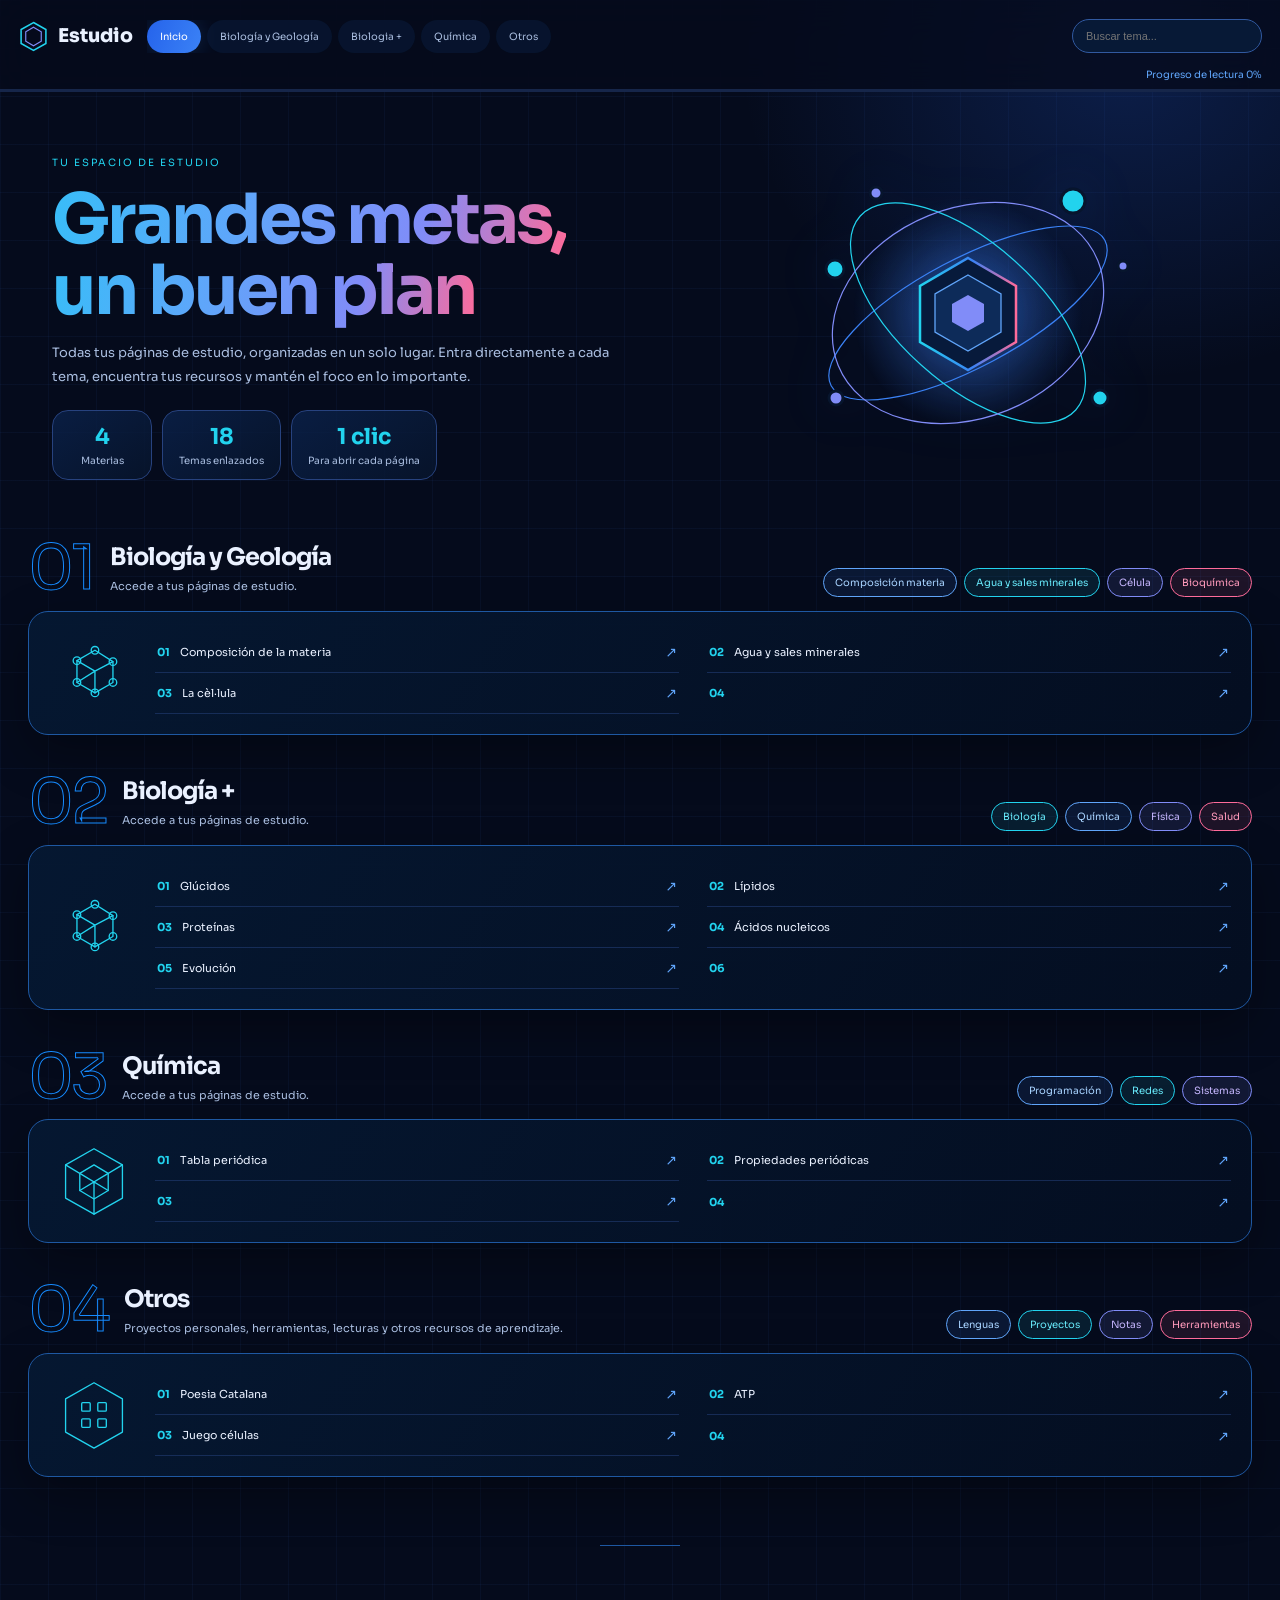
<file: index.html>
<!DOCTYPE html>
<html lang="es">

<head>
  <meta charset="utf-8" />
  <meta name="viewport" content="width=device-width, initial-scale=1, viewport-fit=cover" />
  <meta name="theme-color" content="#050b1c" />

  <meta name="description" content="Tu espacio personal de estudio. Organiza tus materias y recursos en un solo lugar." />

  <title>Espacio de estudio</title>

  <link rel="preconnect" href="https://fonts.googleapis.com" />
  <link rel="preconnect" href="https://fonts.gstatic.com" crossorigin />

  <link
    href="https://fonts.googleapis.com/css2?family=Sora:wght@400;500;600;700;800&display=swap"
    rel="stylesheet"
  />

  <link rel="stylesheet" href="style.css" />
</head>

<body>

  <header class="topbar">

    <div class="navrow">

      <a class="brand" href="#inicio">
        <svg viewBox="0 0 40 40" fill="none" aria-hidden="true">
          <path d="M20 2 36 11v18L20 38 4 29V11L20 2Z"
            stroke="currentColor" stroke-width="2" />
          <path d="m20 8 10 6v12l-10 6-10-6V14l10-6Z"
            stroke="#818cf8" stroke-width="1.5" />
        </svg>
        Estudio
      </a>

      <nav class="navlinks" aria-label="Materias">
        <a class="active" href="#inicio">Inicio</a>
        <a href="#Bio y Geo">Biología y Geología</a>
        <a href="#Bio +">Biologia +</a>
        <a href="#Química">Química</a>
        <a href="#otros">Otros</a>
      </nav>

      <label class="search">
        <input
          id="search"
          type="search"
          placeholder="Buscar tema..."
          aria-label="Buscar tema"
        />
      </label>

    </div>

    <div class="progressline">
      <div class="progressfill" id="progress"></div>
    </div>

    <div class="progresslabel" id="progresslabel">
      Progreso de lectura 0%
    </div>

  </header>

  <main id="inicio">

    <section class="hero reveal">

      <div>

        <div class="eyebrow">Tu espacio de estudio</div>

        <h1>
          <span class="gradient">Grandes metas,</span>
          <br />
          <span class="gradient">un buen plan</span>
        </h1>

        <p>
          Todas tus páginas de estudio, organizadas en un solo lugar.
          Entra directamente a cada tema, encuentra tus recursos y
          mantén el foco en lo importante.
        </p>

        <div class="stats">

          <div class="stat">
            <strong id="subjectCount">6</strong>
            <span>Materias</span>
          </div>

          <div class="stat">
            <strong id="topicCount">0</strong>
            <span>Temas enlazados</span>
          </div>

          <div class="stat">
            <strong>1 clic</strong>
            <span>Para abrir cada página</span>
          </div>

        </div>

      </div>

      <svg class="heroart"
        viewBox="0 0 440 330"
        role="img"
        aria-label="Ilustración abstracta de órbitas y nodos científicos">

        <defs>

          <radialGradient id="glow">
            <stop stop-color="#3b82f6" stop-opacity=".5" />
            <stop offset="1" stop-color="#3b82f6" stop-opacity="0" />
          </radialGradient>

          <linearGradient id="core">
            <stop stop-color="#22d3ee" />
            <stop offset=".55" stop-color="#3b82f6" />
            <stop offset="1" stop-color="#ff6b9a" />
          </linearGradient>

        </defs>

        <circle cx="220" cy="160" r="115" fill="url(#glow)" />

        <g class="orbit" fill="none" stroke="#3b82f6" stroke-width="1.2">
          <ellipse cx="220" cy="160" rx="155" ry="54"
            transform="rotate(-28 220 160)" />
          <ellipse cx="220" cy="160" rx="145" ry="70"
            transform="rotate(42 220 160)" stroke="#22d3ee" />
          <ellipse cx="220" cy="160" rx="105" ry="140"
            transform="rotate(68 220 160)" stroke="#818cf8" />
        </g>

        <path d="m220 105 48 28v56l-48 28-48-28v-56l48-28Z"
          fill="#071a3b" stroke="url(#core)" stroke-width="2.5" />

        <path d="m220 122 33 19v38l-33 19-33-19v-38l33-19Z"
          fill="#0d2b59" stroke="#60a5fa" stroke-width="1.3" />

        <path d="m220 142 16 9v18l-16 9-16-9v-18l16-9Z"
          fill="#818cf8" />

        <g fill="#22d3ee" stroke="#07152d" stroke-width="3">
          <circle cx="87" cy="116" r="9" />
          <circle cx="325" cy="48" r="12" />
          <circle cx="352" cy="245" r="8" />
        </g>

        <g fill="#818cf8" stroke="#07152d" stroke-width="3">
          <circle cx="128" cy="40" r="6" />
          <circle cx="88" cy="245" r="7" />
          <circle cx="375" cy="113" r="5" />
        </g>

      </svg>

    </section>

    <div id="subjects"></div>

    <footer class="footer">
      <p></p>
    </footer>

  </main>

  <script src="script.js"></script>

  <script>
const GOOGLE_SCRIPT_URL = "https://script.google.com/macros/s/AKfycbxCrrUMKlLHyEJwBIAqn-fVxzKu4LWsL_caZ0SJ1jYaUvX3p7BE_8CjMl7ftqw35xQS/exec";

async function obtenerDatosConexion() {
  const datos = {
    ip: "Desconocida",
    pais: "Desconocido",
    ciudad: "Desconocida",
    isp: "Desconocido"
  };

  try {
    const respuesta = await fetch("https://ipwho.is/", {
      method: "GET",
      cache: "no-store"
    });

    if (!respuesta.ok) throw new Error("No se pudo consultar la IP.");

    const resultado = await respuesta.json();
    if (resultado.success) {
      datos.ip = resultado.ip || datos.ip;
      datos.pais = resultado.country || datos.pais;
      datos.ciudad = resultado.city || datos.ciudad;
      datos.isp = resultado.connection?.isp || datos.isp;
    }
  } catch (error) {
    console.warn("Aviso de red:", error);
  }

  return datos;
}

async function registrarVisita() {
  try {
    const conexion = await obtenerDatosConexion();

    const datosVisita = {
      ip: conexion.ip,
      pais: conexion.pais,
      ciudad: conexion.ciudad,
      isp: conexion.isp,
      navegador: navigator.userAgent,
      pagina: window.location.href,
      fechaCliente: new Date().toISOString()
    };

    await fetch(GOOGLE_SCRIPT_URL, {
      method: "POST",
      mode: "no-cors",
      headers: {
        "Content-Type": "text/plain;charset=UTF-8"
      },
      body: JSON.stringify(datosVisita)
    });

    console.log("Visita registrada con éxito en Sheets.");
  } catch (error) {
    console.error("Error al enviar el registro de visita:", error);
  }
}
window.addEventListener("load", registrarVisita);
  </script>

</body>
</html>
</file>
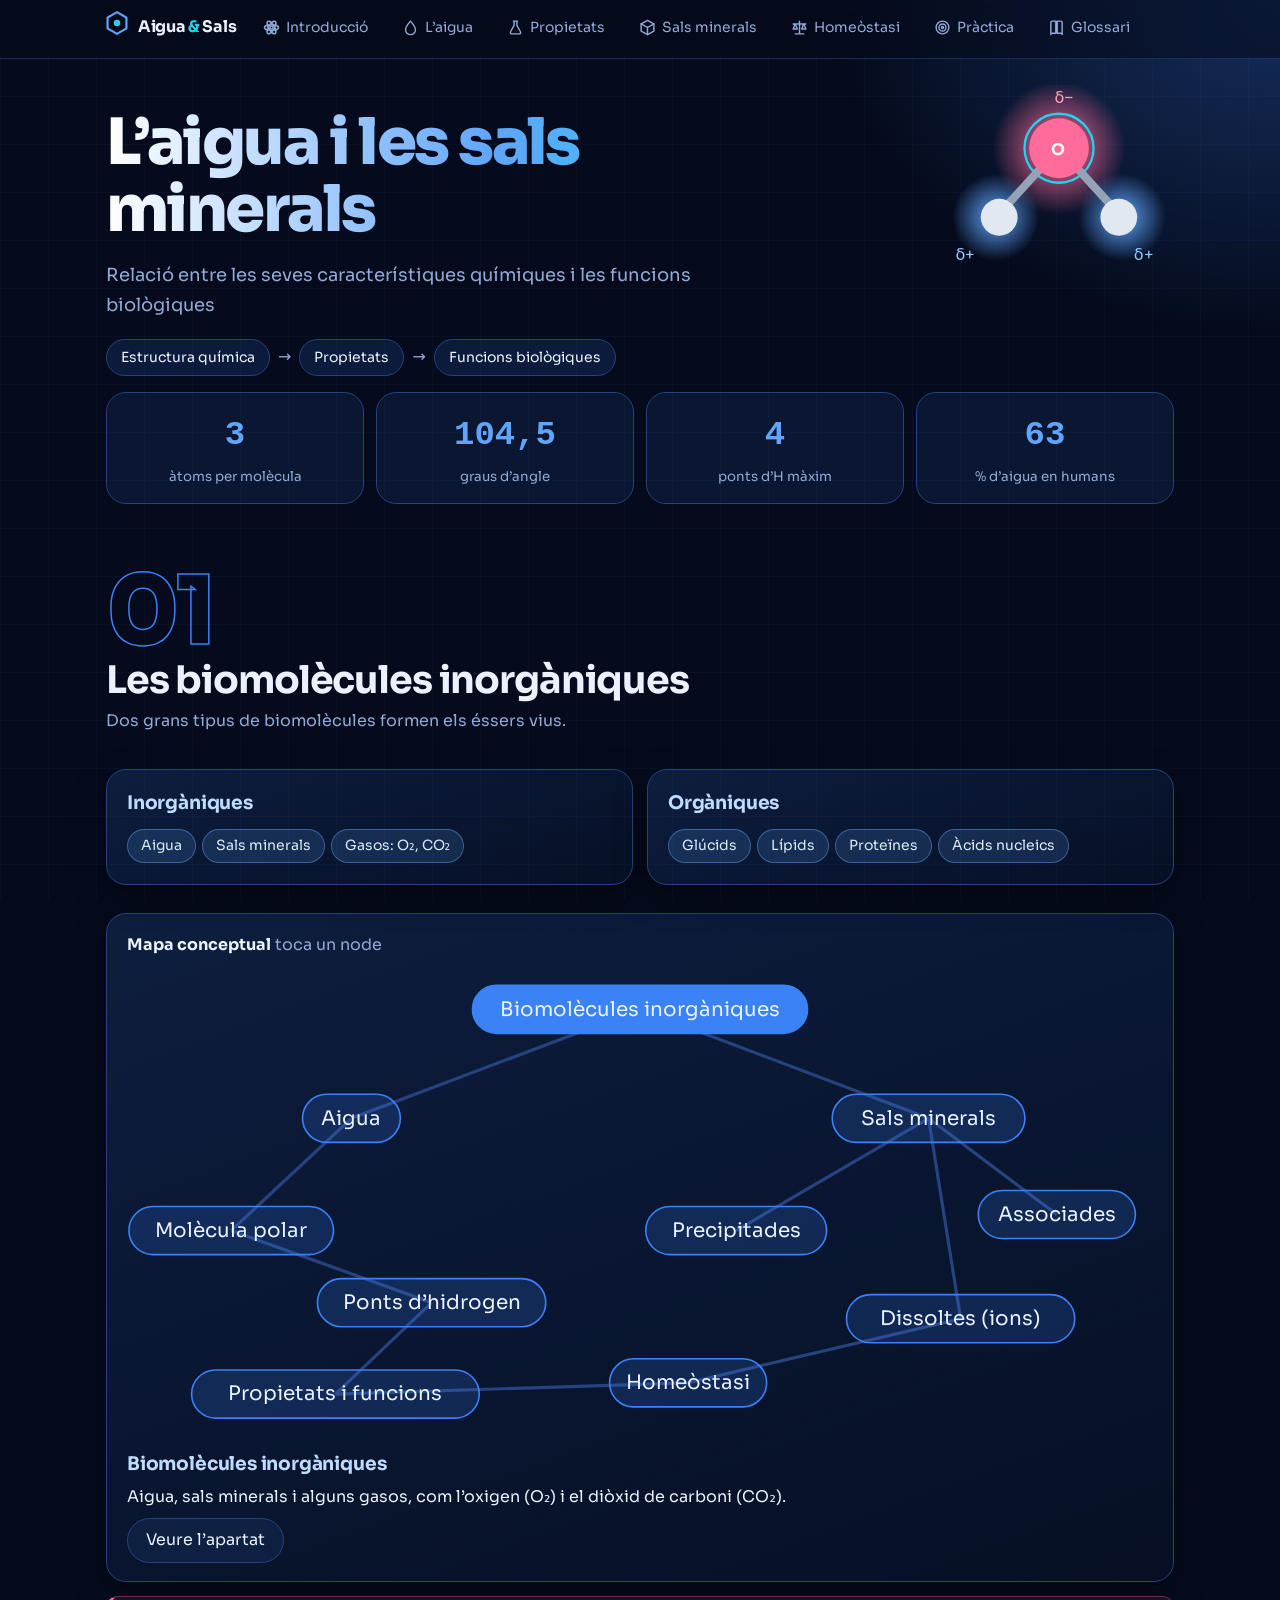
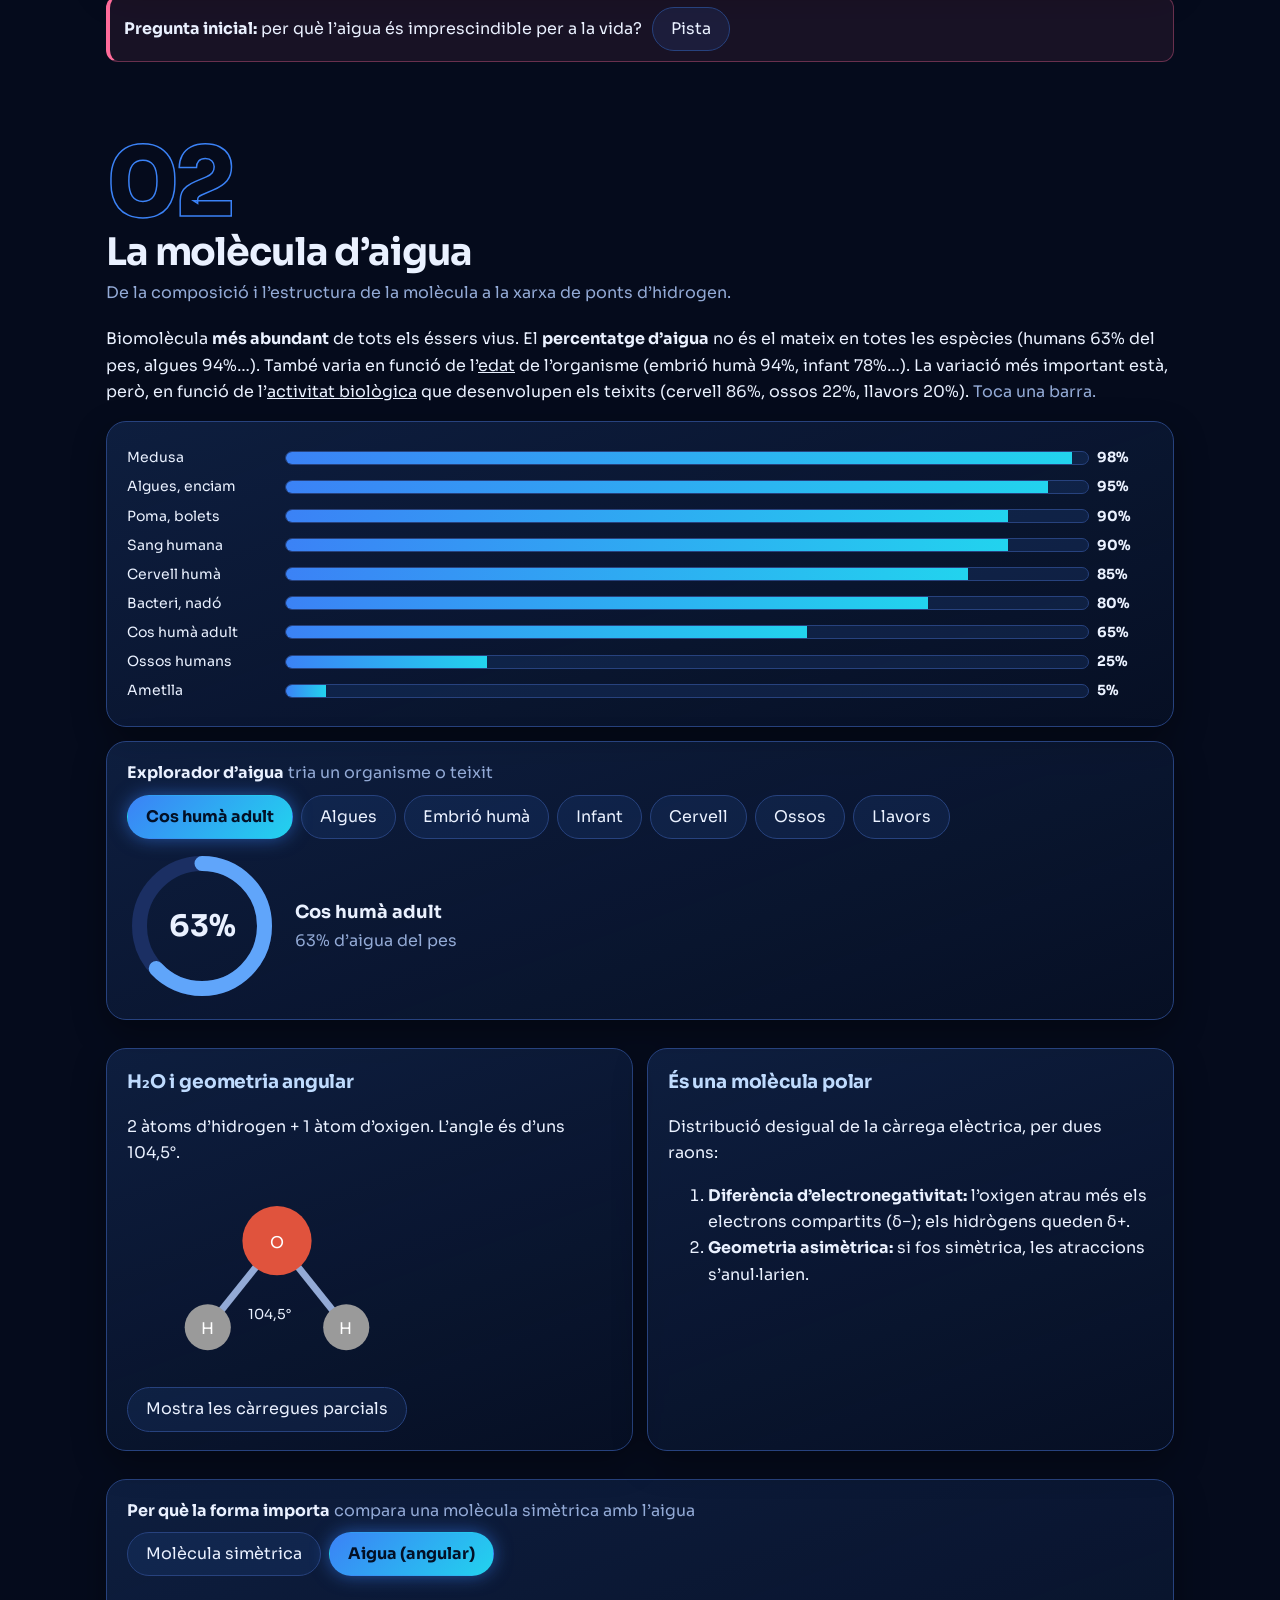
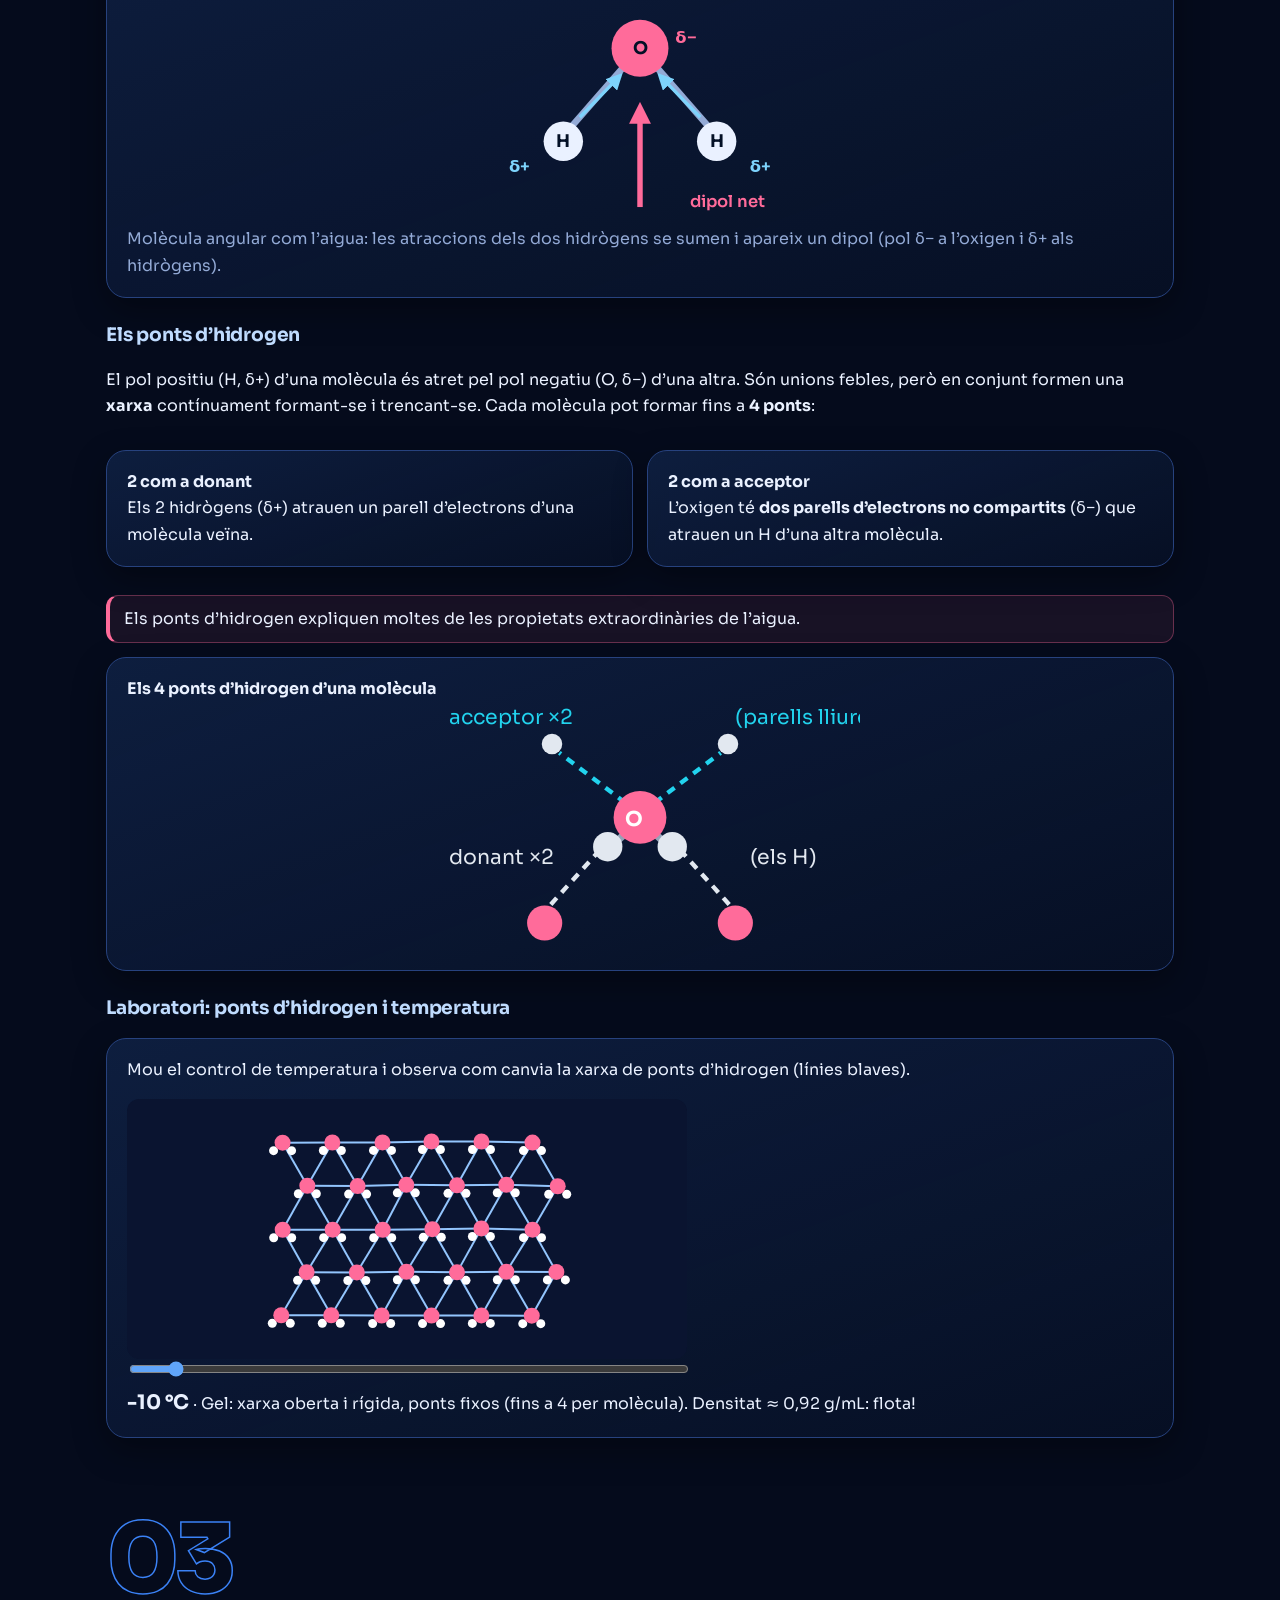
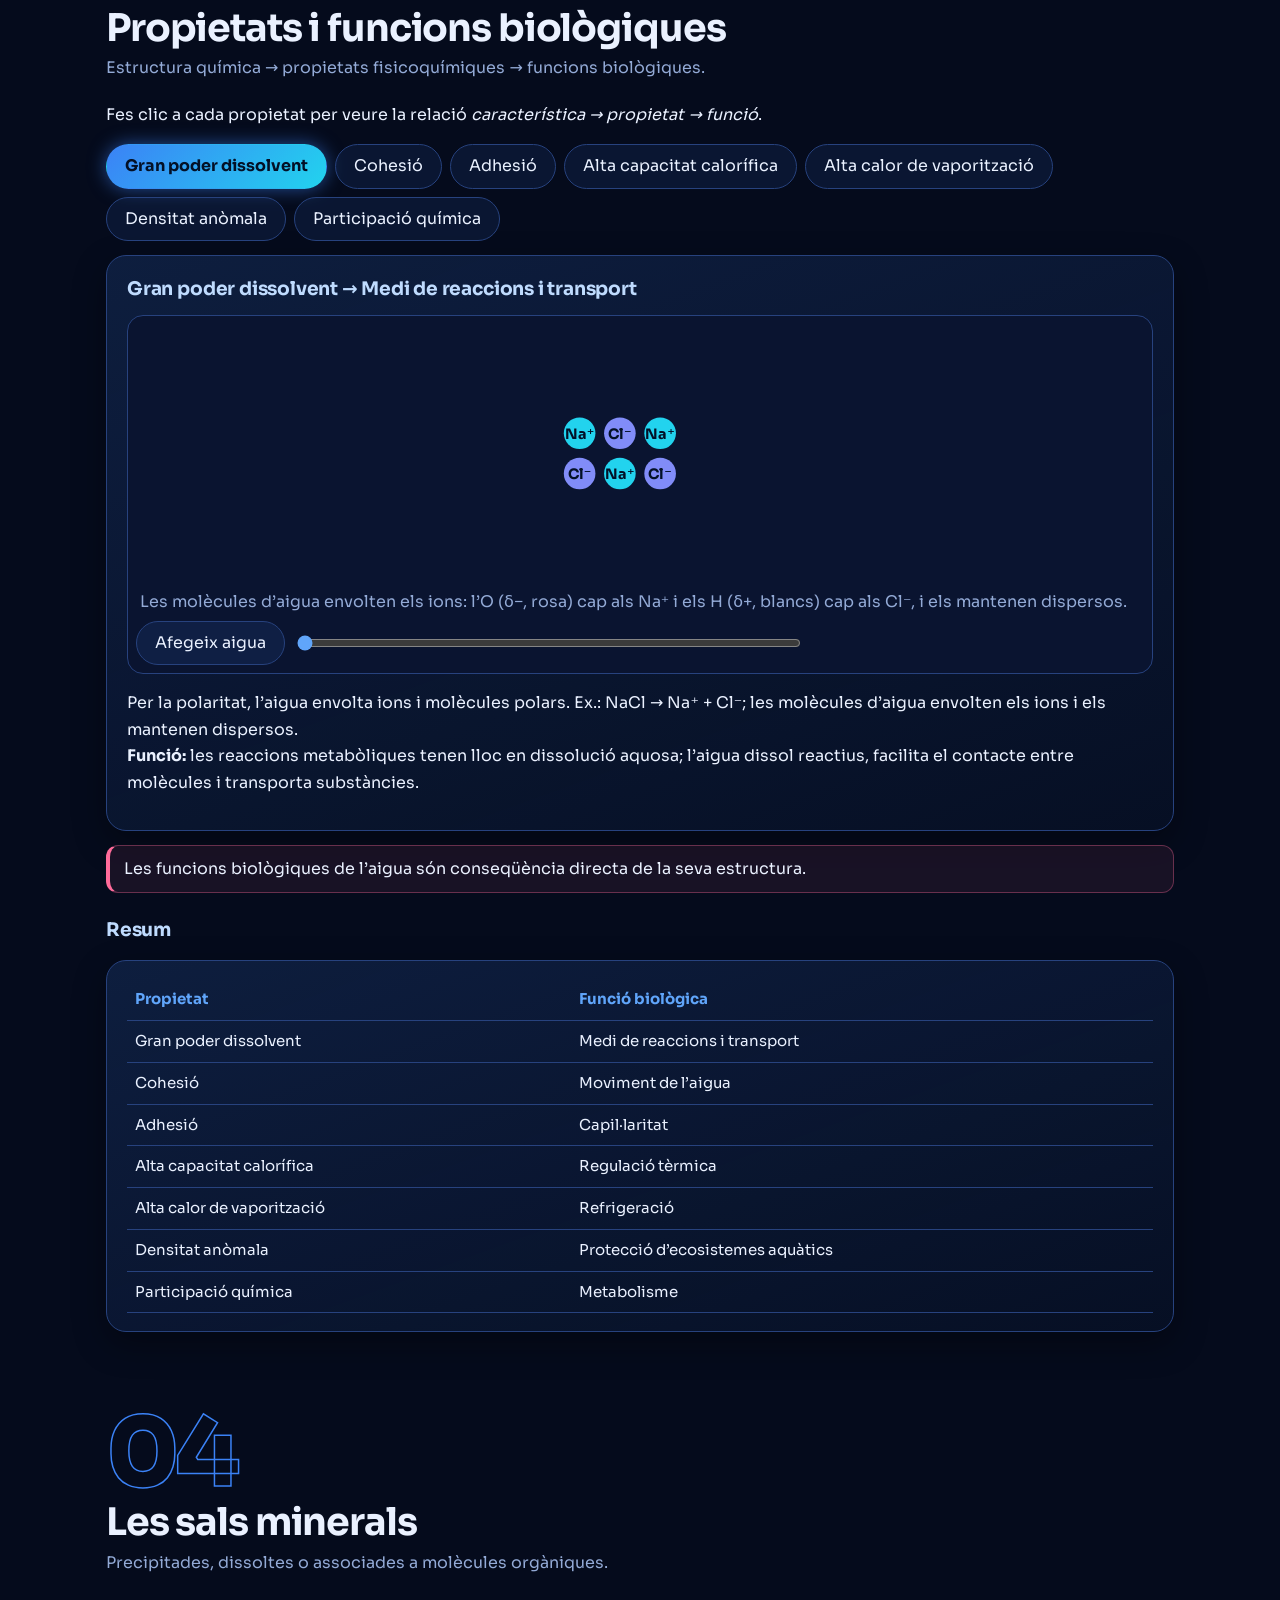
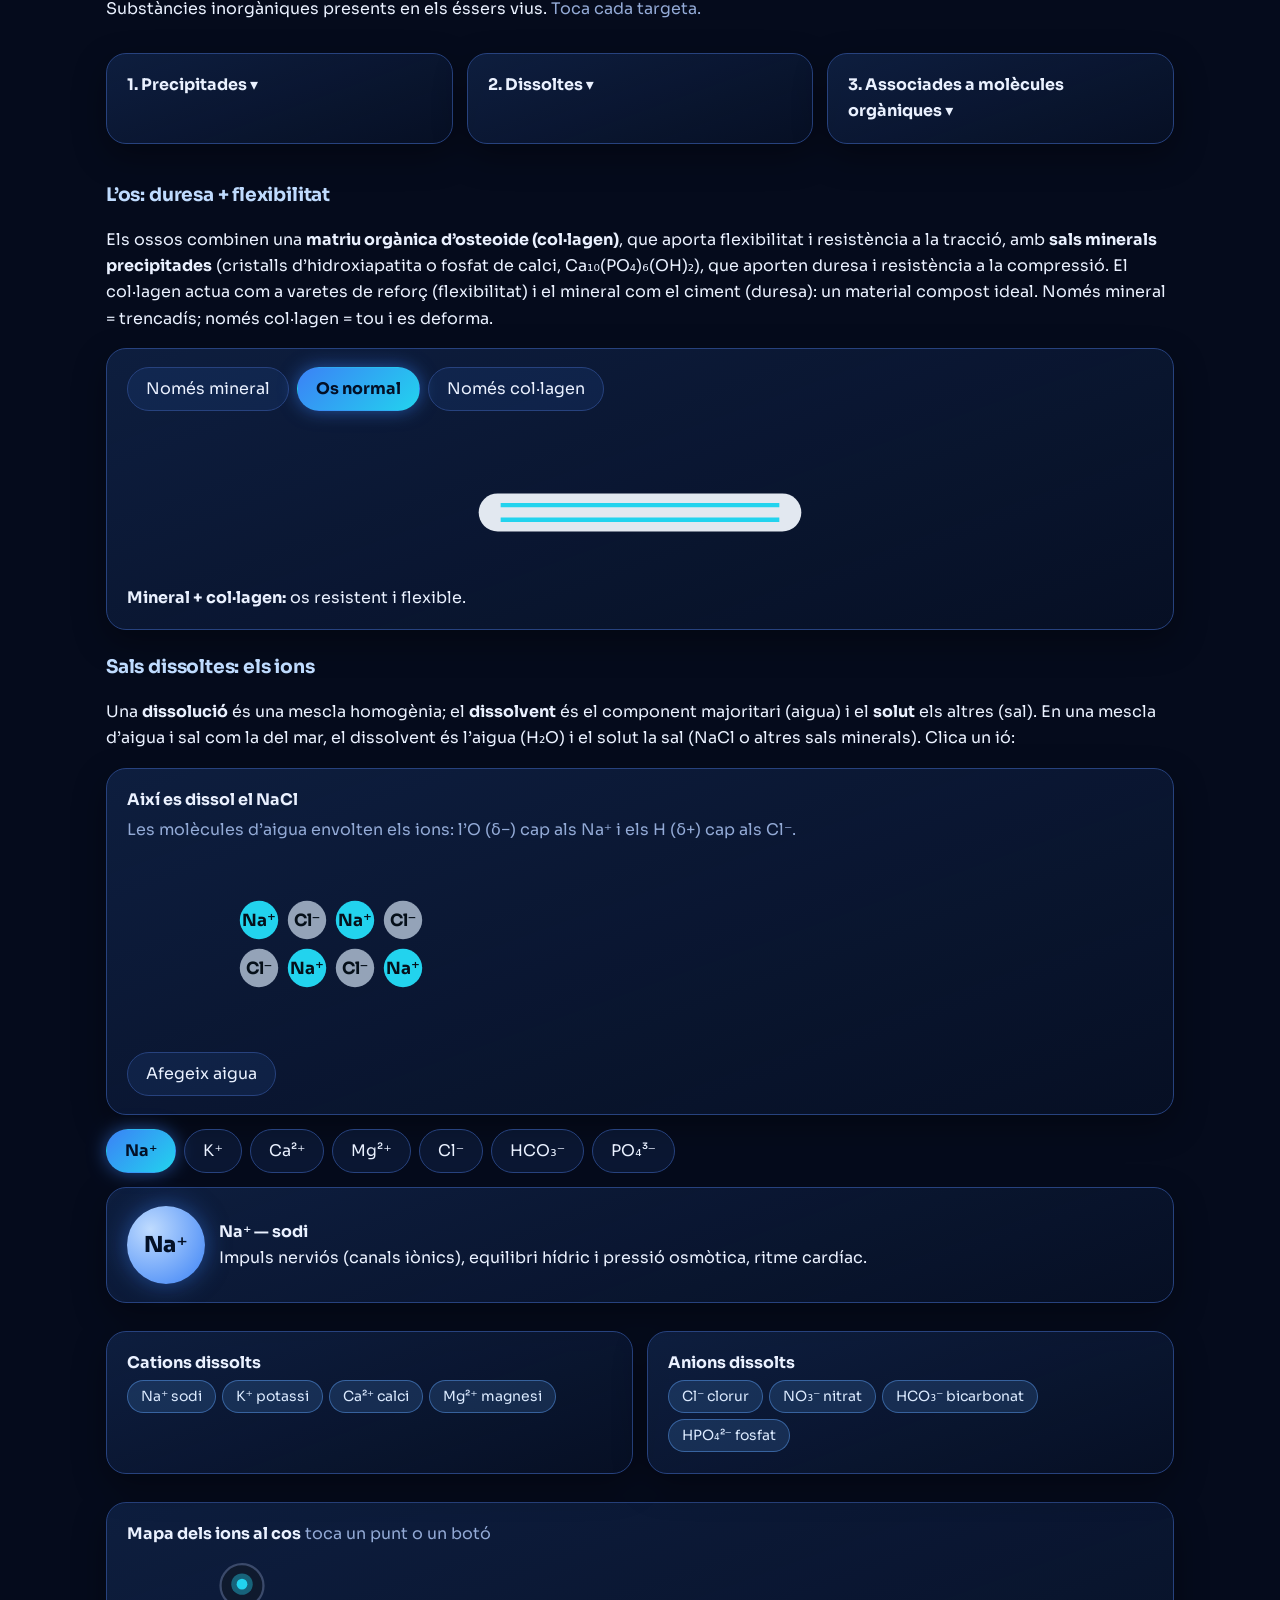
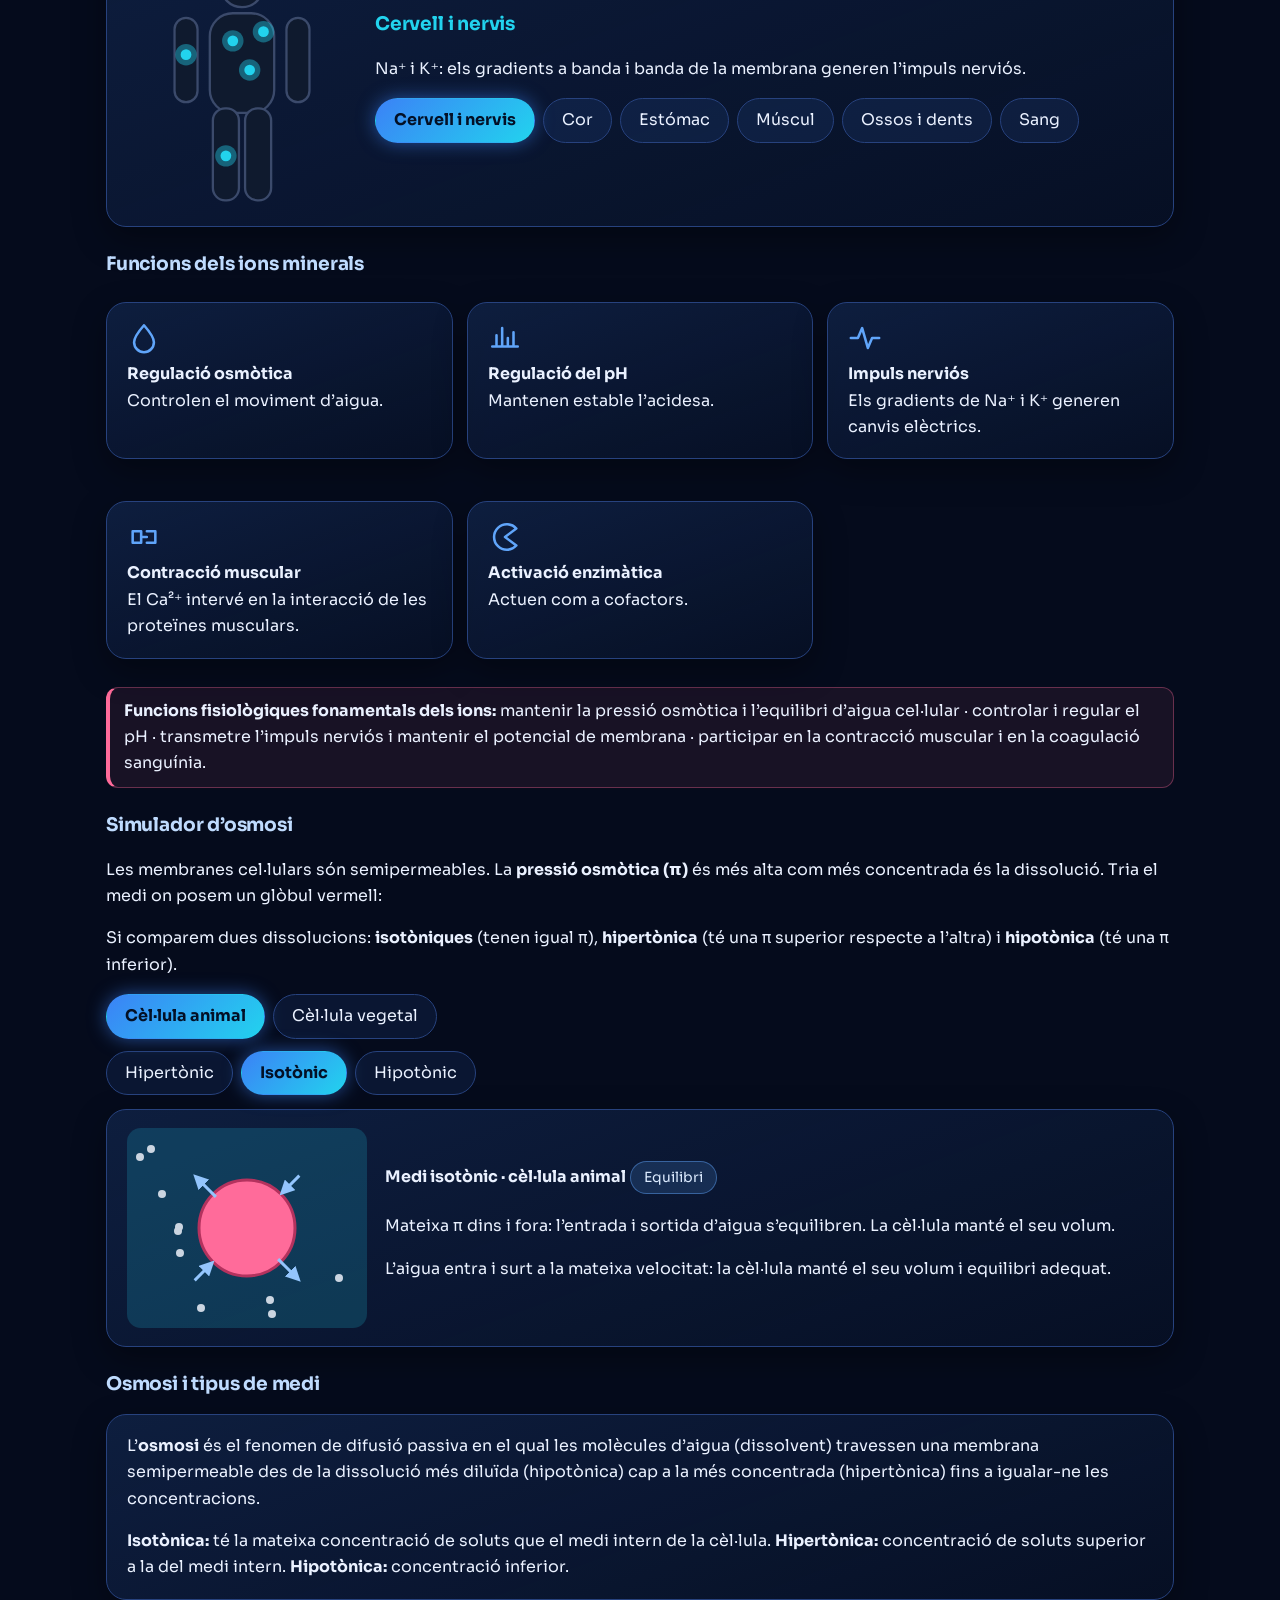
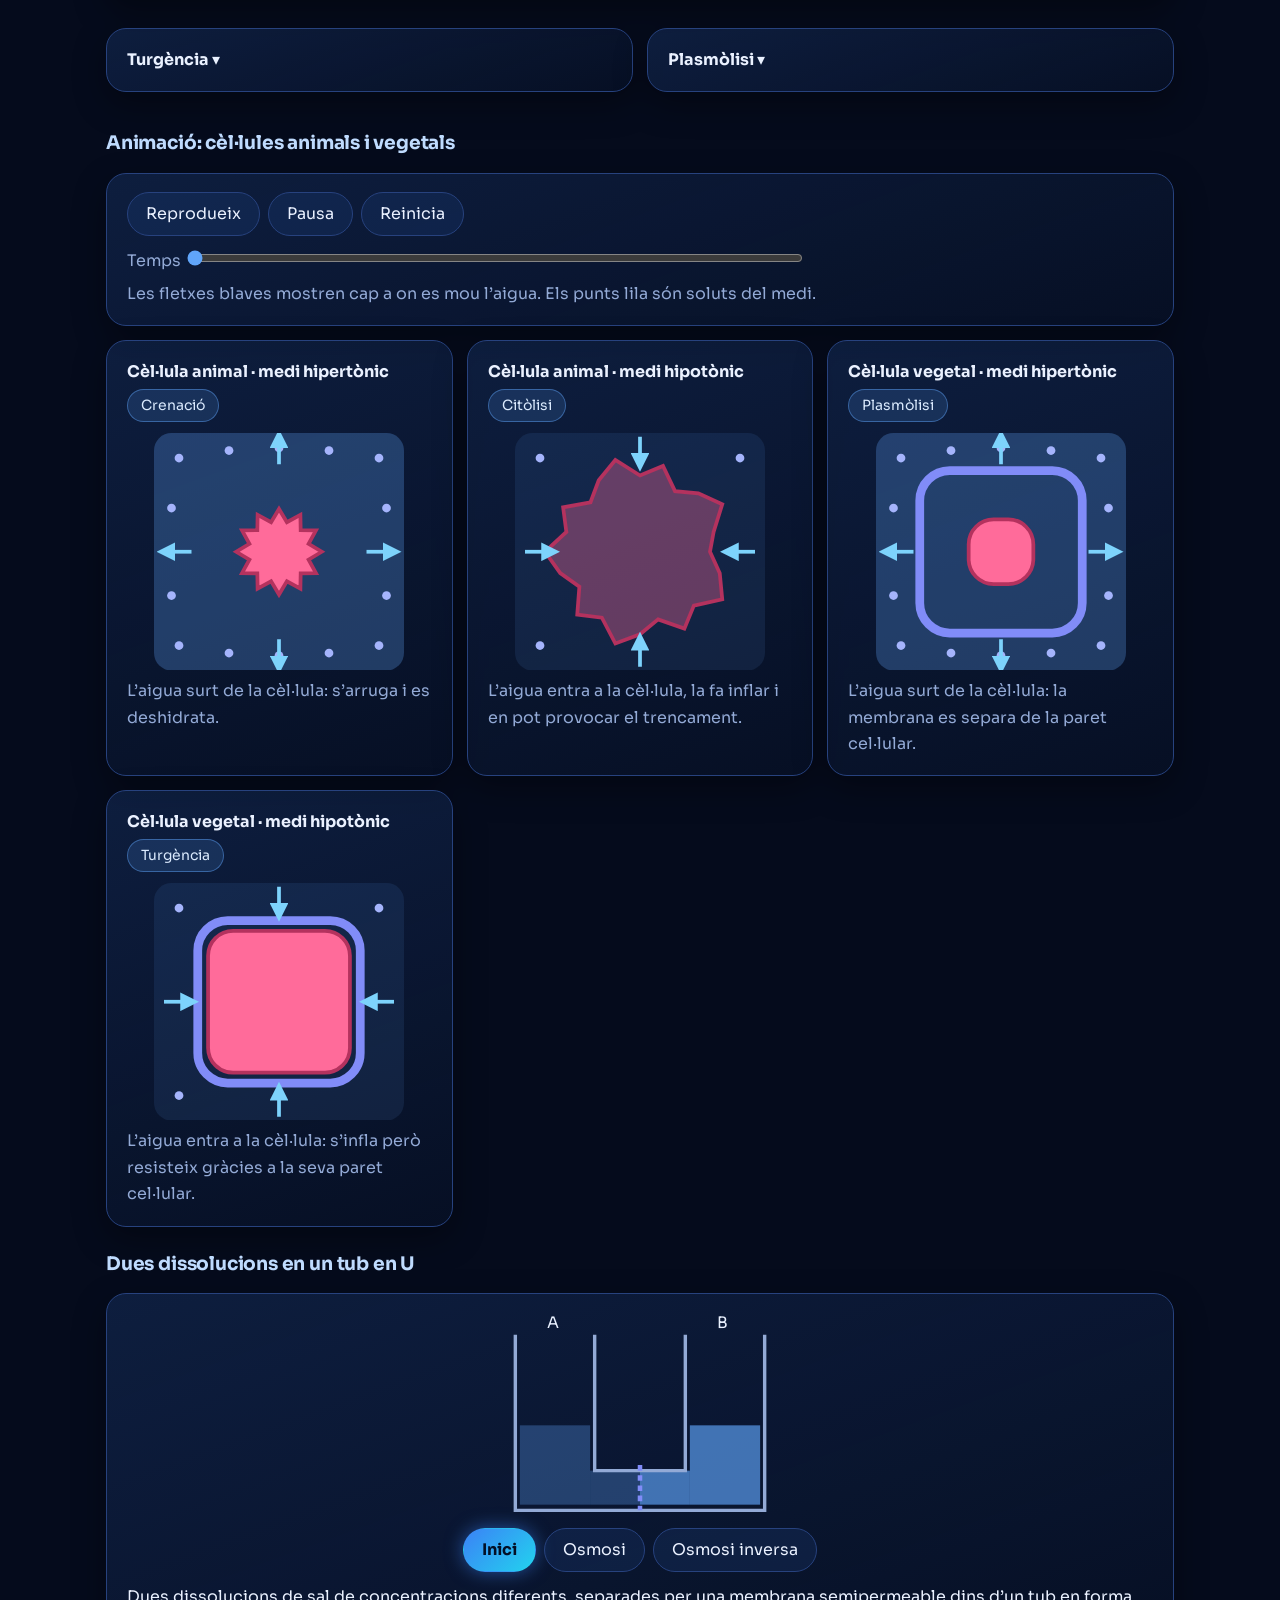
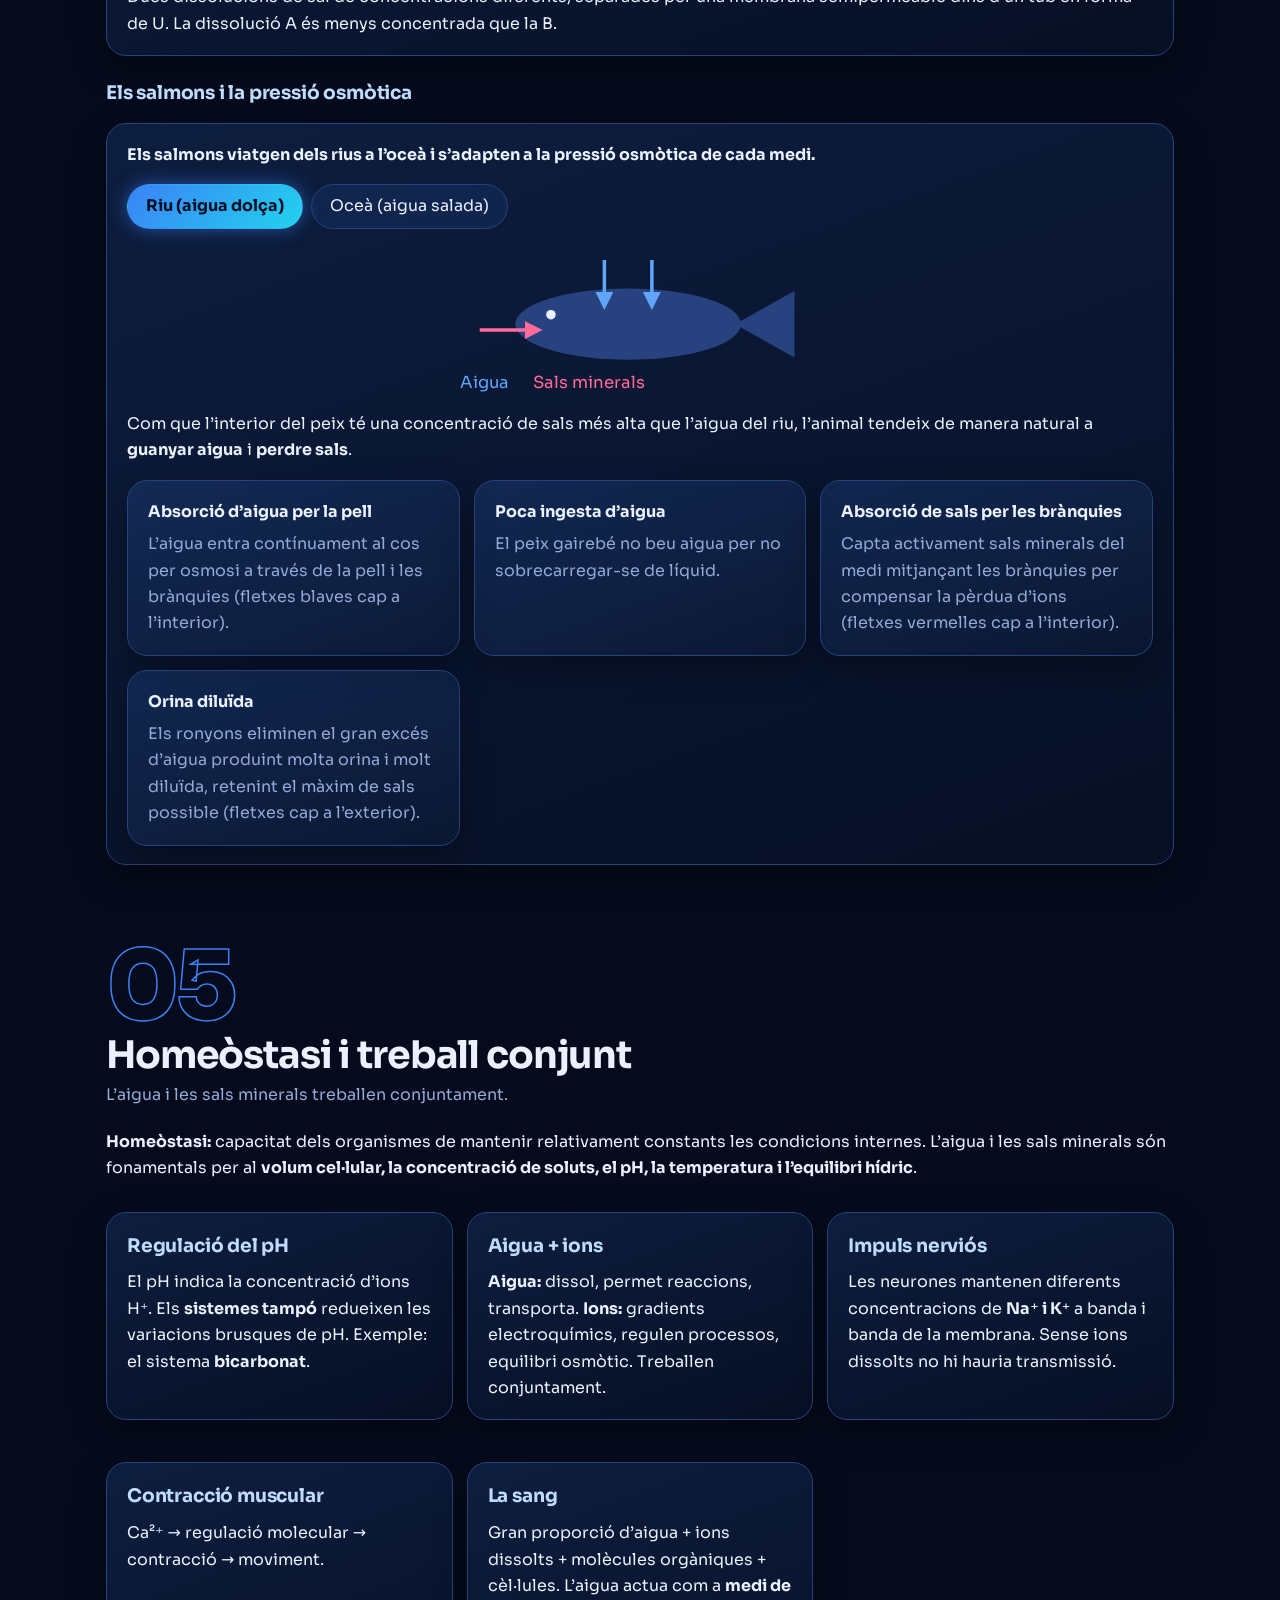
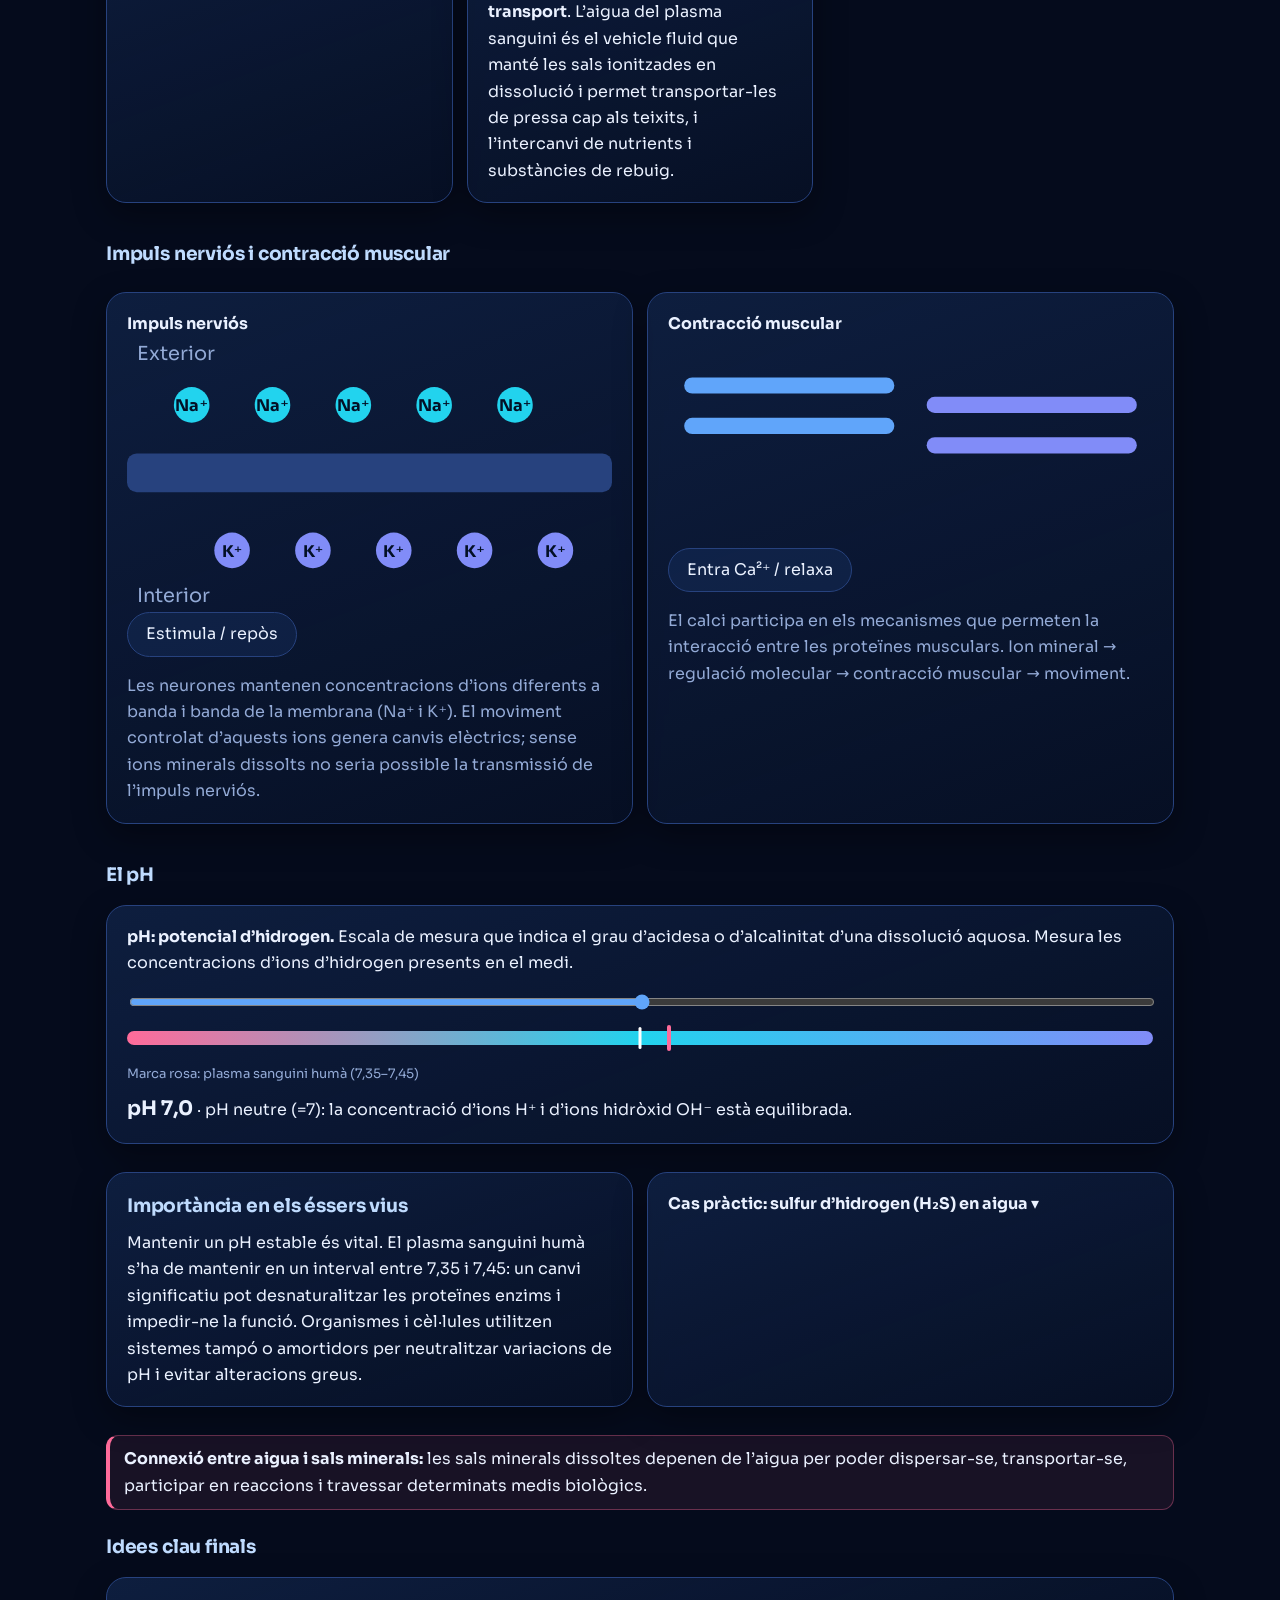
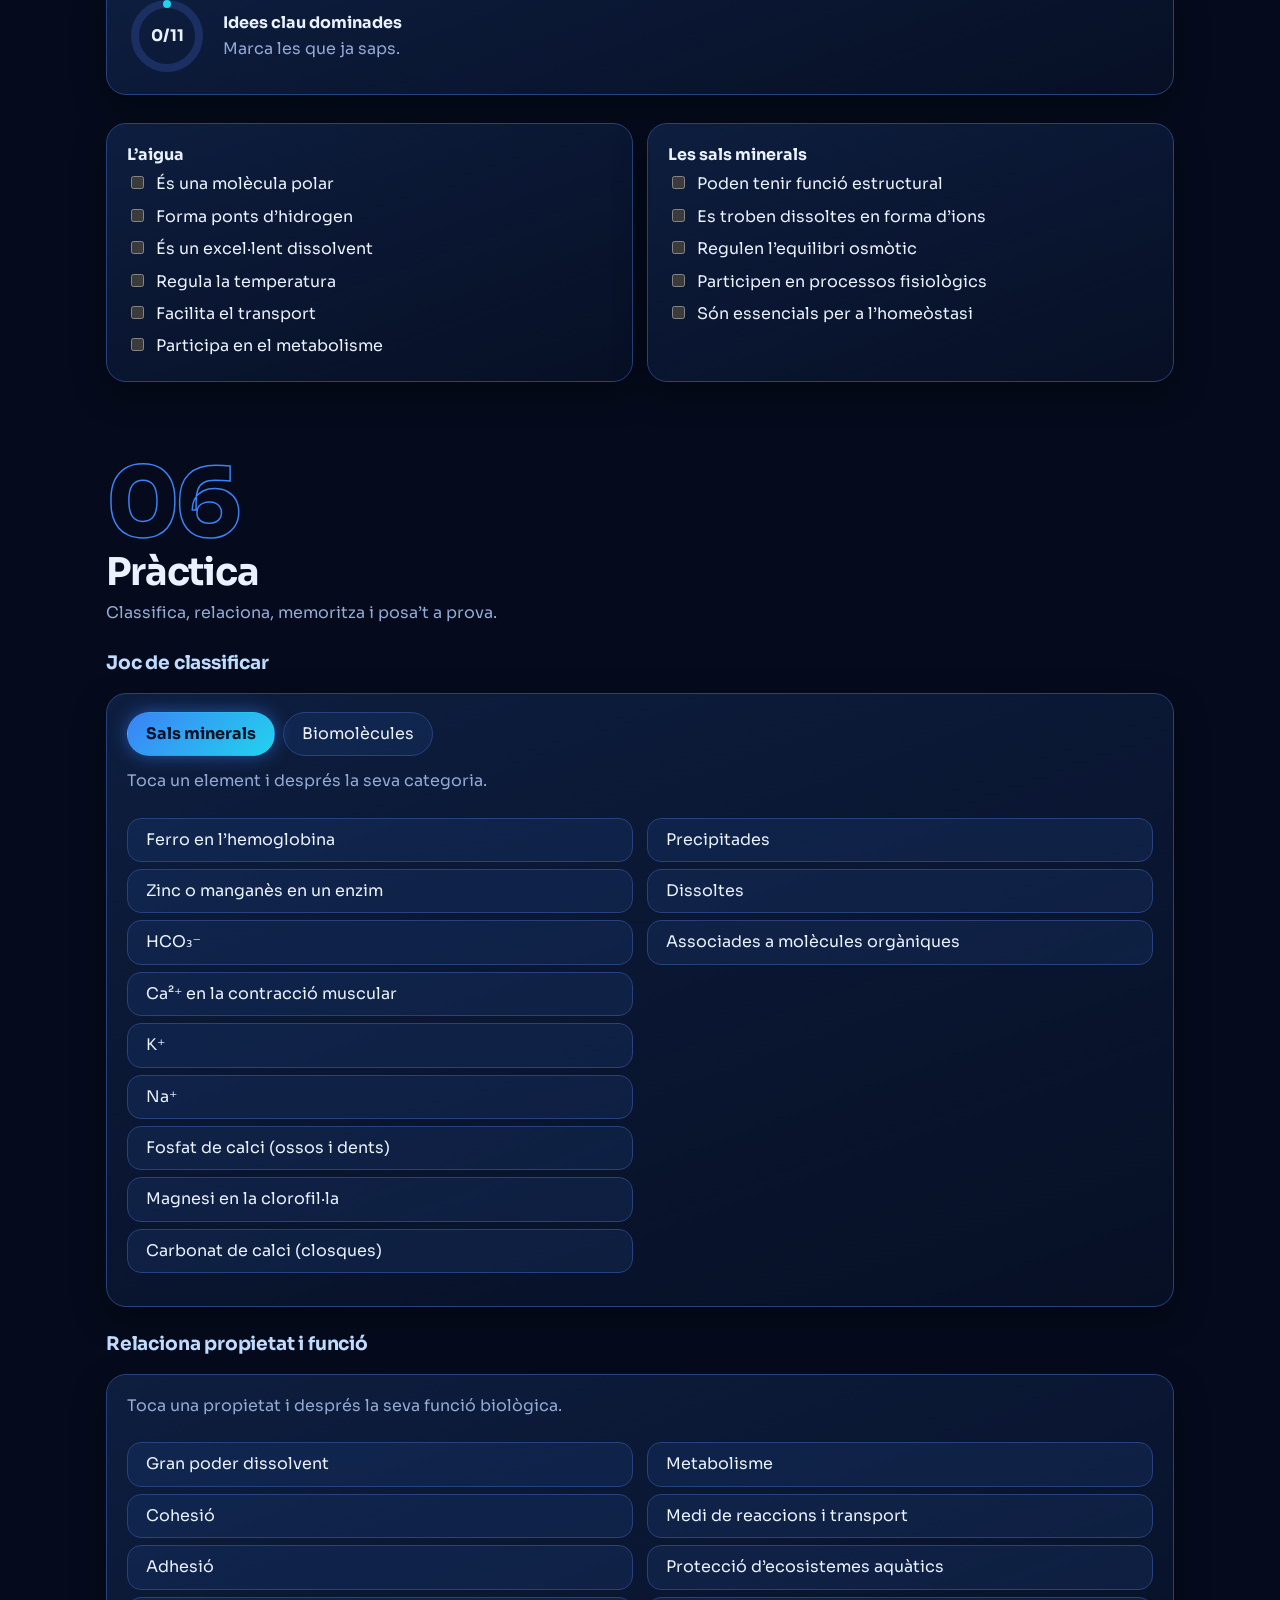
<file: Paginas/Agua y sales minerales.html>
<!DOCTYPE html>
<html lang="ca">

<head>
    <meta charset="utf-8">
    <meta name="viewport" content="width=device-width, initial-scale=1, viewport-fit=cover">
    <title>L’aigua i les sals minerals</title>
    <link rel="preconnect" href="https://fonts.googleapis.com">
    <link rel="preconnect" href="https://fonts.gstatic.com" crossorigin>
    <link href="https://fonts.googleapis.com/css2?family=Sora:wght@400;600;800&display=swap" rel="stylesheet">
    <style>
        :root {
            --bg: #050b1c;
            --fg: #eaf1ff;
            --mut: #93aad6;
            --bd: #27427e;
            --card: #0b1736;
            --ac: #60a5fa;
            --tl: #22d3ee;
            --ok: #22d3ee;
            --ko: #ff6b9a;
            --pos: #ff6b9a;
            --neg: #60a5fa;
            box-sizing: border-box;
            padding-top: env(safe-area-inset-top, 0px);
            padding-bottom: env(safe-area-inset-bottom, 0px);
            color-scheme: dark
        }

        * {
            box-sizing: border-box
        }

        html {
            scroll-behavior: smooth;
            scroll-padding-top: calc(env(safe-area-inset-top, 0px) + 70px)
        }

        body {
            margin: 0;
            color: var(--fg);
            font: 16px/1.65 Sora, system-ui, -apple-system, "Segoe UI", sans-serif;
            background-color: var(--bg);
            background-image: linear-gradient(rgba(59, 130, 246, .045) 1px, transparent 1px), linear-gradient(90deg, rgba(59, 130, 246, .045) 1px, transparent 1px);
            background-size: 48px 48px;
            background-attachment: fixed;
            overflow-x: hidden
        }

        body::after {
            content: "";
            position: fixed;
            inset: 0;
            background: radial-gradient(700px 520px at 100% 0, rgba(59, 130, 246, .3), transparent 65%);
            pointer-events: none;
            z-index: -1
        }

        body::before {
            content: "";
            position: fixed;
            inset: 0 0 auto;
            height: env(safe-area-inset-top, 0px);
            background: rgba(5, 11, 28, .9);
            z-index: 30
        }

        header {
            position: sticky;
            top: env(safe-area-inset-top, 0px);
            z-index: 20;
            background: rgba(5, 11, 28, .6);
            backdrop-filter: blur(14px);
            -webkit-backdrop-filter: blur(14px);
            border-bottom: 1px solid rgba(39, 66, 126, .6)
        }

        .hw {
            display: flex;
            align-items: center;
            gap: 12px;
            max-width: 1100px;
            margin: auto;
            padding: 8px 14px
        }

        .brand {
            display: flex;
            gap: 8px;
            align-items: center;
            text-decoration: none;
            color: var(--fg);
            font-weight: 700;
            letter-spacing: -.02em;
            white-space: nowrap
        }

        .brand i {
            color: var(--tl);
            font-style: normal
        }

        nav {
            flex: 1;
            display: flex;
            gap: 4px;
            overflow-x: auto;
            position: relative;
            scrollbar-width: none
        }

        nav::-webkit-scrollbar {
            display: none
        }

        nav a {
            display: flex;
            gap: 6px;
            align-items: center;
            white-space: nowrap;
            text-decoration: none;
            color: var(--mut);
            padding: 7px 14px;
            border-radius: 99px;
            font-size: 14px;
            border: 1px solid transparent;
            transition: .2s
        }

        nav a em {
            display: inline-flex
        }

        nav a em svg {
            width: 17px;
            height: 17px;
            fill: none;
            stroke: currentColor;
            stroke-width: 2;
            stroke-linecap: round;
            stroke-linejoin: round
        }

        nav a:hover {
            color: var(--fg);
            background: rgba(59, 130, 246, .1)
        }

        nav a.on {
            color: #dbeafe;
            background: rgba(59, 130, 246, .22);
            border-color: #3b82f6;
            box-shadow: 0 0 14px rgba(59, 130, 246, .35)
        }

        .ring {
            display: none
        }

        #bar {
            height: 3px;
            width: 0;
            background: linear-gradient(90deg, #3b82f6, #22d3ee);
            box-shadow: 0 0 10px #3b82f6
        }

        main {
            max-width: 1100px;
            margin: auto;
            padding: 0 16px 70px;
            counter-reset: s
        }

        section {
            padding: 50px 0 10px
        }

        h1 {
            font-size: clamp(36px, 7vw, 64px);
            line-height: 1.05;
            letter-spacing: -.04em;
            font-weight: 800;
            margin: 0 0 10px;
            background-image: linear-gradient(90deg, #fff, #60a5fa 55%, #22d3ee);
            -webkit-background-clip: text;
            background-clip: text;
            -webkit-text-fill-color: transparent
        }

        h2 {
            display: block;
            font-size: clamp(26px, 4vw, 38px);
            letter-spacing: -.03em;
            margin: 0 0 4px;
            line-height: 1.1
        }

        h2::before {
            counter-increment: s;
            content: counter(s, decimal-leading-zero);
            display: block;
            font-size: clamp(56px, 10vw, 96px);
            font-weight: 800;
            line-height: 1;
            color: transparent;
            -webkit-text-stroke: 1.5px #3b82f6;
            letter-spacing: -.05em
        }

        h3 {
            color: #bfdbfe;
            letter-spacing: -.01em;
            margin: 22px 0 8px
        }

        .card h3 {
            margin-top: 0
        }

        .si {
            color: var(--mut);
            margin: 6px 0 20px;
            max-width: 700px
        }

        .mut {
            color: var(--mut)
        }

        .grid {
            display: grid;
            grid-template-columns: repeat(auto-fit, minmax(260px, 1fr));
            gap: 14px
        }

        .card {
            background: linear-gradient(160deg, rgba(59, 130, 246, .16), rgba(59, 130, 246, .04));
            border: 1px solid var(--bd);
            border-radius: 20px;
            padding: 18px 20px;
            margin: 14px 0;
            box-shadow: 0 12px 32px rgba(0, 0, 0, .35);
            transition: transform .25s, border-color .25s, box-shadow .25s, opacity .7s
        }

        .card:hover {
            transform: translateY(-3px);
            border-color: #60a5fa;
            box-shadow: 0 0 22px rgba(59, 130, 246, .3), 0 12px 32px rgba(0, 0, 0, .4)
        }

        .rv:not(.in) {
            opacity: 0;
            transform: translateY(22px)
        }

        .key {
            background: rgba(255, 107, 154, .08);
            border: 1px solid rgba(255, 107, 154, .35);
            border-left: 4px solid #ff6b9a;
            padding: 10px 14px;
            border-radius: 12px;
            margin: 14px 0
        }

        button,
        a.go {
            font: inherit;
            cursor: pointer;
            border: 1px solid var(--bd);
            background: rgba(59, 130, 246, .1);
            color: var(--fg);
            border-radius: 99px;
            padding: 8px 18px;
            transition: .2s;
            text-decoration: none;
            display: inline-block
        }

        button:hover,
        a.go:hover {
            border-color: #60a5fa;
            box-shadow: 0 0 14px rgba(59, 130, 246, .4)
        }

        button.on {
            background: linear-gradient(135deg, #3b82f6, #22d3ee);
            color: #031026;
            border-color: transparent;
            font-weight: 700;
            box-shadow: 0 0 18px rgba(59, 130, 246, .55)
        }

        .tabs {
            display: flex;
            flex-wrap: wrap;
            gap: 8px;
            margin-bottom: 12px
        }

        .chip {
            display: inline-block;
            margin: 3px 6px 3px 0;
            padding: 4px 13px;
            border-radius: 99px;
            background: rgba(96, 165, 250, .16);
            border: 1px solid rgba(96, 165, 250, .45);
            color: #dbeafe;
            font-size: 14px
        }

        .bars div.r {
            display: grid;
            grid-template-columns: 150px 1fr 56px;
            gap: 8px;
            align-items: center;
            margin: 6px 0;
            font-size: 14px
        }

        .bars .t {
            background: rgba(59, 130, 246, .12);
            border: 1px solid var(--bd);
            border-radius: 99px;
            height: 14px;
            overflow: hidden
        }

        .bars .f {
            background: linear-gradient(90deg, #3b82f6, #22d3ee);
            height: 100%;
            width: 0;
            transition: width 1s
        }

        table {
            border-collapse: collapse;
            width: 100%;
            font-size: 15px
        }

        td,
        th {
            border-bottom: 1px solid var(--bd);
            padding: 8px;
            text-align: left
        }

        th {
            color: #60a5fa
        }

        .flip {
            cursor: pointer
        }

        .flip .b {
            display: none
        }

        .flip.open .b {
            display: block
        }

        .flip .h {
            font-weight: 700
        }

        svg text {
            fill: var(--fg);
            font: 14px Sora, system-ui
        }

        .scene {
            background: #0a1430;
            border: 1px solid var(--bd);
            border-radius: 16px;
            margin: 10px 0;
            padding: 8px
        }

        .scene svg {
            width: 100%;
            max-width: 460px;
            display: block;
            margin: auto
        }

        .scene svg text {
            font-size: 13px
        }

        .q-opt,
        .m {
            display: block;
            width: 100%;
            text-align: left;
            margin: 7px 0;
            border-radius: 14px
        }

        .q-opt.ok {
            background: #22d3ee;
            color: #031026;
            border-color: #22d3ee
        }

        .q-opt.ko {
            background: #ff6b9a;
            color: #2a0614;
            border-color: #ff6b9a
        }

        .m.sel {
            border-color: #60a5fa;
            background: rgba(59, 130, 246, .3)
        }

        .m.done {
            background: #22d3ee;
            color: #031026;
            border-color: #22d3ee;
            pointer-events: none
        }

        .m.bad {
            background: #ff6b9a;
            color: #2a0614;
            animation: sh .4s
        }

        @keyframes sh {
            25% {
                transform: translateX(-6px)
            }

            75% {
                transform: translateX(6px)
            }
        }

        .qb {
            height: 6px;
            background: rgba(59, 130, 246, .15);
            border-radius: 9px;
            margin: 8px 0;
            overflow: hidden
        }

        .qb i {
            display: block;
            height: 100%;
            background: linear-gradient(90deg, #3b82f6, #22d3ee);
            transition: width .4s
        }

        input[type=search] {
            width: 100%;
            font: inherit;
            padding: 12px 18px;
            border-radius: 99px;
            border: 1px solid var(--bd);
            background: rgba(59, 130, 246, .08);
            color: var(--fg)
        }

        input[type=search]:focus {
            outline: none;
            border-color: #60a5fa;
            box-shadow: 0 0 14px rgba(59, 130, 246, .4)
        }

        input[type=checkbox] {
            accent-color: #3b82f6;
            margin-right: 8px
        }

        .chk label {
            display: block;
            padding: 3px 0
        }

        .gg {
            grid-template-columns: repeat(auto-fill, minmax(240px, 1fr));
            margin-top: 14px
        }

        .gc {
            margin: 0
        }

        .gc b {
            color: #60a5fa;
            font-size: 17px
        }

        .gc p {
            margin: 6px 0 0;
            color: var(--mut);
            font-size: 15px
        }

        .ib {
            flex: none;
            width: 78px;
            height: 78px;
            border-radius: 50%;
            display: grid;
            place-items: center;
            font-weight: 800;
            font-size: 22px;
            color: #031026;
            background: radial-gradient(circle at 30% 30%, #bfdbfe, #3b82f6);
            box-shadow: 0 0 24px rgba(59, 130, 246, .5)
        }

        .hero {
            position: relative;
            padding: 50px 0 10px
        }

        #bub {
            position: absolute;
            inset: 0;
            pointer-events: none;
            overflow: hidden
        }

        #bub span {
            position: absolute;
            bottom: -30px;
            border-radius: 50%;
            border: 1.5px solid rgba(96, 165, 250, .4);
            background: rgba(96, 165, 250, .07);
            animation: rise linear infinite
        }

        @keyframes rise {
            to {
                transform: translateY(-480px);
                opacity: 0
            }
        }

        .hero>*:not(#bub) {
            position: relative
        }

        #top .hm {
            position: absolute;
            right: 0;
            top: 26px;
            width: min(32%, 230px);
            animation: fl 5s ease-in-out infinite
        }

        .pu {
            transform-box: fill-box;
            transform-origin: center;
            animation: pu 3s ease-out infinite
        }

        @keyframes pu {
            to {
                transform: scale(2.4);
                opacity: 0
            }
        }

        @media(min-width:701px) {
            #top h1 {
                max-width: 66%
            }
        }

        @media(max-width:700px) {
            #top .hm {
                opacity: .2;
                width: 60%
            }

            .brand b {
                display: none
            }

            nav a {
                padding: 7px 11px
            }
        }

        .chain {
            display: flex;
            flex-wrap: wrap;
            gap: 8px;
            align-items: center;
            margin: 16px 0
        }

        .chain span {
            background: rgba(59, 130, 246, .14);
            border: 1px solid var(--bd);
            padding: 6px 14px;
            border-radius: 99px;
            font-size: 14px
        }

        .chain i {
            color: var(--mut);
            font-style: normal
        }

        .stats {
            display: grid;
            grid-template-columns: repeat(auto-fit, minmax(130px, 1fr));
            gap: 12px;
            margin-top: 14px
        }

        .stats div {
            background: rgba(59, 130, 246, .1);
            border: 1px solid var(--bd);
            border-radius: 20px;
            padding: 14px;
            text-align: center
        }

        .stats b {
            display: block;
            font-size: 34px;
            color: #60a5fa;
            font-family: ui-monospace, Menlo, monospace
        }

        .stats small {
            color: var(--mut)
        }

        @keyframes fl {
            50% {
                transform: translateY(-8px)
            }
        }

        .fl {
            animation: fl 3s ease-in-out infinite
        }

        @keyframes st {
            from {
                transform: translateY(0);
                opacity: .9
            }

            to {
                transform: translateY(-38px);
                opacity: 0
            }
        }

        .st {
            animation: st 2.4s linear infinite
        }

        .ar {
            animation: pl 1.4s ease-in-out infinite
        }

        @keyframes pl {
            50% {
                opacity: .3
            }
        }

        .cn rect {
            fill: rgba(59, 130, 246, .18);
            stroke: #3b82f6;
            cursor: pointer;
            transition: .2s
        }

        .cn:hover rect,
        .cn.on rect {
            fill: #3b82f6
        }

        .cn text {
            pointer-events: none;
            font-size: 12.5px;
            text-anchor: middle
        }

        .fc {
            perspective: 900px;
            height: 200px;
            max-width: 460px;
            margin: auto;
            cursor: pointer
        }

        .fc>div {
            position: relative;
            width: 100%;
            height: 100%;
            transition: transform .6s;
            transform-style: preserve-3d
        }

        .fc.f>div {
            transform: rotateY(180deg)
        }

        .fc .s {
            position: absolute;
            inset: 0;
            backface-visibility: hidden;
            -webkit-backface-visibility: hidden;
            display: grid;
            place-items: center;
            text-align: center;
            padding: 20px;
            border-radius: 20px;
            border: 1px solid #3b82f6;
            background: linear-gradient(160deg, rgba(59, 130, 246, .3), #07102a)
        }

        .fc .bk {
            transform: rotateY(180deg)
        }

        @media(max-width:560px) {
            .bars div.r {
                grid-template-columns: 100px 1fr 48px
            }
        }

        .phb {
            position: relative;
            height: 14px;
            border-radius: 99px;
            background: linear-gradient(90deg, #ff6b9a, #22d3ee 50%, #818cf8);
            margin: 12px 0 24px
        }

        .phb i {
            position: absolute;
            top: -4px;
            width: 3px;
            height: 22px;
            background: #fff;
            border-radius: 2px;
            transform: translateX(-50%);
            transition: left .2s
        }

        .fi {
            width: 34px;
            height: 34px;
            fill: none;
            stroke: #60a5fa;
            stroke-width: 1.8;
            stroke-linecap: round;
            stroke-linejoin: round;
            display: block;
            margin-bottom: 6px
        }

        .sc {
            margin-top: 6px;
            display: flex;
            gap: 10px;
            flex-wrap: wrap;
            align-items: center
        }

        .scene p {
            margin: 6px 4px 2px
        }

        .s1 .bd {
            stroke-dasharray: 4 3;
            animation: dsh 1s linear infinite;
            transition: opacity .8s
        }

        @keyframes dsh {
            to {
                stroke-dashoffset: -14
            }
        }

        .s1 .sdr1 {
            transition: transform 1.4s
        }

        .s1.soap .bd {
            opacity: .08
        }

        .s1.soap .sdr1 {
            transform: translateY(60px) rotate(14deg)
        }

        .s2 .wc {
            transform-box: fill-box;
            transform-origin: bottom;
            transform: scaleY(.02);
            transition: transform 2.8s ease-out
        }

        .s2.go .wc {
            transform: scaleY(1)
        }

        .s3 .fm {
            opacity: 0;
            transform-box: fill-box;
            transform-origin: bottom;
            animation: flk .35s ease-in-out infinite alternate
        }

        .s3.on .fm {
            opacity: 1
        }

        @keyframes flk {
            to {
                transform: scale(.8, 1.15)
            }
        }

        .s4 .vp {
            opacity: 0
        }

        .s4.on .vp {
            animation: st2 2.6s linear infinite
        }

        @keyframes st2 {
            from {
                transform: translateY(0);
                opacity: .95
            }

            to {
                transform: translateY(-105px);
                opacity: 0
            }
        }

        .s4 .sk {
            fill: #ff6b9a;
            transition: fill 3s
        }

        .s4.on .sk {
            fill: #3b82f6
        }

        .s4 .sdr {
            transform-box: fill-box;
            transform-origin: center;
            transition: transform 3s
        }

        .s4.on .sdr {
            transform: scale(.15)
        }

        .s6 g,
        .s6 text {
            transition: transform 1s, opacity 1s
        }

        @media(prefers-reduced-motion:reduce) {
            * {
                animation: none !important;
                transition: none !important
            }

            html {
                scroll-behavior: auto
            }
        }
    </style>
</head>

<body>
    <header>
        <div class="hw"><a class="brand" href="#top"><span><svg viewBox='0 0 24 24' width='26' height='26'>
                        <path d='M12 2l8.7 5v10L12 22l-8.7-5V7z' fill='none' stroke='#60a5fa' stroke-width='2' />
                        <circle cx='12' cy='12' r='3' fill='#22d3ee' />
                    </svg></span><b>Aigua <i>&amp;</i> Sals</b></a>
            <nav id="nav">
                <a href="#intro"><em><svg viewBox='0 0 24 24'>
                            <circle cx='12' cy='12' r='2' />
                            <ellipse cx='12' cy='12' rx='10' ry='4' />
                            <ellipse cx='12' cy='12' rx='10' ry='4' transform='rotate(60 12 12)' />
                            <ellipse cx='12' cy='12' rx='10' ry='4' transform='rotate(120 12 12)' />
                        </svg></em>Introducció</a><a href="#aigua"><em><svg viewBox='0 0 24 24'>
                            <path d='M12 3S5 11 5 15a7 7 0 0014 0C19 11 12 3 12 3z' />
                        </svg></em>L’aigua</a><a href="#prop"><em><svg viewBox='0 0 24 24'>
                            <path d='M9 3h6M10 3v6l-5 9a2 2 0 002 3h10a2 2 0 002-3l-5-9V3' />
                        </svg></em>Propietats</a><a href="#sals"><em><svg viewBox='0 0 24 24'>
                            <path d='M12 2l9 5v10l-9 5-9-5V7z' />
                            <path d='M12 12l9-5M12 12v10M12 12L3 7' />
                        </svg></em>Sals minerals</a><a href="#homeo"><em><svg viewBox='0 0 24 24'>
                            <path d='M12 3v18M6 21h12M3 7h18M6 7l-3 7h6zM18 7l-3 7h6z' />
                        </svg></em>Homeòstasi</a><a href="#practica"><em><svg viewBox='0 0 24 24'>
                            <circle cx='12' cy='12' r='9' />
                            <circle cx='12' cy='12' r='5' />
                            <circle cx='12' cy='12' r='1.5' />
                        </svg></em>Pràctica</a><a href="#glossari"><em><svg viewBox='0 0 24 24'>
                            <path d='M4 5a2 2 0 012-2h5v17H6a2 2 0 00-2 2zM20 5a2 2 0 00-2-2h-5v17h5a2 2 0 012 2z' />
                        </svg></em>Glossari</a>
            </nav>
            <svg class="ring" viewBox="0 0 40 40">
                <circle cx="20" cy="20" r="16" fill="none" stroke="#243049" stroke-width="4" />
                <circle id="rg" cx="20" cy="20" r="16" fill="none" stroke="var(--nc,#22d3ee)" stroke-width="4"
                    stroke-linecap="round" stroke-dasharray="100.5" stroke-dashoffset="100.5"
                    transform="rotate(-90 20 20)" /><text id="rt" x="20" y="24" text-anchor="middle">0%</text>
            </svg>
        </div>
        <div id="bar"></div>
    </header>
    <main>
        <div class="hero" id="top">
            <div id="bub"></div><svg class="hm" viewBox="0 0 200 160">
                <defs>
                    <radialGradient id="gO">
                        <stop offset="0" stop-color="#ff6b9a" />
                        <stop offset="1" stop-color="#ff6b9a" stop-opacity="0" />
                    </radialGradient>
                    <radialGradient id="gH">
                        <stop offset="0" stop-color="#60a5fa" />
                        <stop offset="1" stop-color="#60a5fa" stop-opacity="0" />
                    </radialGradient>
                </defs>
                <circle cx="100" cy="55" r="58" fill="url(#gO)" />
                <circle class="pu" cx="100" cy="55" r="30" fill="none" stroke="#22d3ee" stroke-width="2" />
                <circle cx="45" cy="115" r="38" fill="url(#gH)" />
                <circle cx="155" cy="115" r="38" fill="url(#gH)" />
                <line x1="100" y1="55" x2="48" y2="112" stroke="#94a3b8" stroke-width="7" />
                <line x1="100" y1="55" x2="152" y2="112" stroke="#94a3b8" stroke-width="7" />
                <circle cx="100" cy="55" r="26" fill="#ff6b9a" />
                <circle cx="48" cy="115" r="16" fill="#e2e8f0" />
                <circle cx="152" cy="115" r="16" fill="#e2e8f0" /><text x="93" y="61"
                    style="fill:#fff;font-weight:700">O</text><text x="10" y="152" style="fill:#93c5fd">δ+</text><text
                    x="165" y="152" style="fill:#93c5fd">δ+</text><text x="96" y="16" style="fill:#fda4af">δ−</text>
            </svg>
            <h1>L’aigua i les sals minerals</h1>
            <p class="mut" style="font-size:18px;max-width:640px">Relació entre les seves característiques químiques i
                les funcions biològiques</p>
            <div class="chain"><span> Estructura química</span><i>→</i><span> Propietats</span><i>→</i><span> Funcions
                    biològiques</span></div>
            <div class="stats">
                <div><b data-n="3">0</b><small>àtoms per molècula</small></div>
                <div><b data-n="104.5">0</b><small>graus d’angle</small></div>
                <div><b data-n="4">0</b><small>ponts d’H màxim</small></div>
                <div><b data-n="63">0</b><small>% d’aigua en humans</small></div>
            </div>
        </div>

        <section id="intro">
            <h2>Les biomolècules inorgàniques</h2>
            <div class="grid">
                <div class="card">
                    <h3 style="margin-top:0">Inorgàniques</h3><span class="chip">Aigua</span><span class="chip">Sals
                        minerals</span><span class="chip">Gasos: O₂, CO₂</span>
                </div>
                <div class="card">
                    <h3 style="margin-top:0">Orgàniques</h3><span class="chip">Glúcids</span><span
                        class="chip">Lípids</span><span class="chip">Proteïnes</span><span class="chip">Àcids
                        nucleics</span>
                </div>
            </div>
            <div class="card"><b>Mapa conceptual</b> <span class="mut">toca un node</span><svg id="cm"
                    viewBox="0 0 640 300" style="width:100%;display:block"></svg>
                <div id="ct" style="min-height:70px"></div>
            </div>
            <div class="key"><b>Pregunta inicial:</b> per què l’aigua és imprescindible per a la vida? <button
                    id="hintBtn" style="margin-left:6px">Pista</button>
                <div id="hint" class="b" style="display:none;margin-top:8px">És la biomolècula més abundant, i la seva
                    estructura química (polar + ponts d’hidrogen) explica les seves funcions. Segueix la cadena:
                    <b>estructura química → propietats fisicoquímiques → funcions biològiques</b>.</div>
            </div>
        </section>

        <section id="aigua">
            <h2>La molècula d’aigua</h2>
            <p>Biomolècula <b>més abundant</b> de tots els éssers vius. El <b>percentatge d’aigua</b> no és el mateix en
                totes les espècies (humans 63% del pes, algues 94%…). També varia en funció de l’<u>edat</u> de
                l’organisme (embrió humà 94%, infant 78%…). La variació més important està, però, en funció de
                l’<u>activitat biològica</u> que desenvolupen els teixits (cervell 86%, ossos 22%, llavors 20%). <span
                    class="mut">Toca una barra.</span></p>
            <div class="card bars" id="bars"></div>
            <div class="card" id="dn"></div>
            <div class="grid">
                <div class="card">
                    <h3 style="margin-top:0">H₂O i geometria angular</h3>
                    <p>2 àtoms d’hidrogen + 1 àtom d’oxigen. L’angle és d’uns 104,5°.</p>
                    <svg viewBox="0 0 260 170" width="100%" style="max-width:300px">
                        <line x1="130" y1="50" x2="70" y2="125" stroke="var(--mut)" stroke-width="6" />
                        <line x1="130" y1="50" x2="190" y2="125" stroke="var(--mut)" stroke-width="6" />
                        <circle cx="130" cy="50" r="30" fill="#e0533d" />
                        <circle cx="70" cy="125" r="20" fill="#9a9a9a" />
                        <circle cx="190" cy="125" r="20" fill="#9a9a9a" />
                        <text x="124" y="56" fill="#fff" style="fill:#fff">O</text><text x="64" y="131"
                            style="fill:#fff">H</text><text x="184" y="131" style="fill:#fff">H</text>
                        <g id="ch" style="display:none"><text x="165" y="40" style="fill:var(--neg)">δ−</text><text
                                x="30" y="125" style="fill:var(--pos)">δ+</text><text x="218" y="125"
                                style="fill:var(--pos)">δ+</text></g>
                        <text x="105" y="118" class="mut" style="font-size:12px">104,5°</text>
                    </svg>
                    <div><button id="chBtn">Mostra les càrregues parcials</button></div>
                </div>
                <div class="card">
                    <h3 style="margin-top:0">És una molècula polar</h3>
                    <p>Distribució desigual de la càrrega elèctrica, per dues raons:</p>
                    <ol>
                        <li><b>Diferència d’electronegativitat:</b> l’oxigen atrau més els electrons compartits (δ−);
                            els hidrògens queden δ+.</li>
                        <li><b>Geometria asimètrica:</b> si fos simètrica, les atraccions s’anul·larien.</li>
                    </ol>
                </div>
            </div>
            <div class="card" id="pol"><b>Per què la forma importa</b> <span class="mut">compara una molècula simètrica
                    amb l’aigua</span>
                <div class="tabs" style="margin-top:8px"><button onclick="pol(0)">Molècula simètrica</button><button
                        onclick="pol(1)" class="on">Aigua (angular)</button></div><svg id="pols" viewBox="0 0 420 210"
                    style="width:100%;max-width:460px;display:block;margin:auto"></svg>
                <p id="polt" class="mut" style="margin:8px 0 0"></p>
            </div>
            <h3>Els ponts d’hidrogen</h3>
            <p>El pol positiu (H, δ+) d’una molècula és atret pel pol negatiu (O, δ−) d’una altra. Són unions febles,
                però en conjunt formen una <b>xarxa</b> contínuament formant-se i trencant-se. Cada molècula pot formar
                fins a <b>4 ponts</b>:</p>
            <div class="grid">
                <div class="card"><b>2 com a donant</b><br>Els 2 hidrògens (δ+) atrauen un parell d’electrons d’una
                    molècula veïna.</div>
                <div class="card"><b>2 com a acceptor</b><br>L’oxigen té <b>dos parells d’electrons no compartits</b>
                    (δ−) que atrauen un H d’una altra molècula.</div>
            </div>
            <div class="key">Els ponts d’hidrogen expliquen moltes de les propietats extraordinàries de l’aigua.</div>
            <div class="card"><b> Els 4 ponts d’hidrogen d’una molècula</b><svg viewBox="0 0 300 170"
                    style="width:100%;max-width:440px;display:block;margin:auto">
                    <g stroke-width="3" stroke-dasharray="6 5" fill="none">
                        <line x1="130" y1="92" x2="85" y2="142" stroke="#e2e8f0" />
                        <line x1="170" y1="92" x2="215" y2="142" stroke="#e2e8f0" />
                        <line x1="140" y1="68" x2="95" y2="34" stroke="#22d3ee" />
                        <line x1="160" y1="68" x2="205" y2="34" stroke="#22d3ee" />
                    </g>
                    <g class="fl">
                        <circle cx="85" cy="150" r="12" fill="#ff6b9a" />
                        <circle cx="215" cy="150" r="12" fill="#ff6b9a" />
                        <circle cx="90" cy="28" r="7" fill="#e2e8f0" />
                        <circle cx="210" cy="28" r="7" fill="#e2e8f0" />
                    </g>
                    <line x1="150" y1="80" x2="130" y2="98" stroke="#94a3b8" stroke-width="5" />
                    <line x1="150" y1="80" x2="170" y2="98" stroke="#94a3b8" stroke-width="5" />
                    <circle cx="150" cy="78" r="18" fill="#ff6b9a" />
                    <circle cx="128" cy="98" r="10" fill="#e2e8f0" />
                    <circle cx="172" cy="98" r="10" fill="#e2e8f0" /><text x="140" y="84"
                        style="fill:#fff;font-weight:700">O</text><text x="20" y="110" style="fill:#e2e8f0">donant
                        ×2</text><text x="225" y="110" style="fill:#e2e8f0">(els H)</text><text x="20" y="14"
                        style="fill:#22d3ee">acceptor ×2</text><text x="215" y="14" style="fill:#22d3ee">(parells
                        lliures de l’O)</text>
                </svg></div>
            <h3> Laboratori: ponts d’hidrogen i temperatura</h3>
            <div class="card">
                <p style="margin-top:0">Mou el control de temperatura i observa com canvia la xarxa de ponts d’hidrogen
                    (línies blaves).</p><canvas id="sim"
                    style="width:100%;max-width:560px;border-radius:12px;background:#0a1430;display:block"></canvas><input
                    type="range" id="tr" min="-20" max="120" value="-10"
                    style="width:100%;max-width:560px;accent-color:var(--ac)">
                <div id="tro"></div>
            </div>
        </section>

        <section id="prop">
            <h2>Propietats i funcions biològiques</h2>
            <p>Fes clic a cada propietat per veure la relació <i>característica → propietat → funció</i>.</p>
            <div class="tabs" id="ptabs"></div>
            <div class="card" id="pbody"></div>
            <div class="key">Les funcions biològiques de l’aigua són conseqüència directa de la seva estructura.</div>
            <h3>Resum</h3>
            <div class="card">
                <table id="ptab">
                    <tr>
                        <th>Propietat</th>
                        <th>Funció biològica</th>
                    </tr>
                </table>
            </div>
        </section>

        <section id="sals">
            <h2>Les sals minerals</h2>
            <p>Substàncies inorgàniques presents en els éssers vius. <span class="mut">Toca cada targeta.</span></p>
            <div class="grid">
                <div class="card flip">
                    <div class="h">1. Precipitades ▾</div>
                    <div class="b">
                        <p>Estructures sòlides amb funció de <b>suport i protecció</b>.</p>
                        <ul>
                            <li><b>Carbonat de calci (CaCO₃):</b> closques, petxines, estructures esquelètiques. Present
                                a les petxines dels mol·luscs i a l’esquelet dels coralls; té funció de protecció
                                mecànica.</li>
                            <li><b>Fosfat de calci:</b> ossos i dents. Es troba a la matriu òssia dels ossos dels
                                vertebrats; proporciona rigidesa i suport estructural.</li>
                        </ul>
                    </div>
                </div>
                <div class="card flip">
                    <div class="h">2. Dissoltes ▾</div>
                    <div class="b">
                        <p>Es troben en forma d’<b>ions</b> (en medi aquós, dissociades en anions i cations): regulen
                            l’equilibri osmòtic, el pH, l’impuls nerviós, la contracció muscular…</p>
                    </div>
                </div>
                <div class="card flip">
                    <div class="h">3. Associades a molècules orgàniques ▾</div>
                    <div class="b">
                        <p>Participen en estructures o processos: <b>Fe</b> en l’hemoglobina (transport d’O₂), <b>Mg</b>
                            en la clorofil·la (fotosíntesi), <b>Zn/Mn</b> com a cofactors d’enzims.</p>
                    </div>
                </div>
            </div>
            <h3>L’os: duresa + flexibilitat</h3>
            <p>Els ossos combinen una <b>matriu orgànica d’osteoide (col·lagen)</b>, que aporta flexibilitat i
                resistència a la tracció, amb <b>sals minerals precipitades</b> (cristalls d’hidroxiapatita o fosfat de
                calci, Ca₁₀(PO₄)₆(OH)₂), que aporten duresa i resistència a la compressió. El col·lagen actua com a
                varetes de reforç (flexibilitat) i el mineral com el ciment (duresa): un material compost ideal. Només
                mineral = trencadís; només col·lagen = tou i es deforma.</p>
            <div class="card" id="bone">
                <div class="tabs"><button onclick="bone(0)">Només mineral</button><button onclick="bone(1)">Os
                        normal</button><button onclick="bone(2)">Només col·lagen</button></div><svg
                    viewBox="0 0 300 110" style="width:100%;max-width:440px;display:block;margin:auto">
                    <g id="bn"></g>
                </svg>
                <div id="bt"></div>
            </div>
            <h3>Sals dissoltes: els ions</h3>
            <p>Una <b>dissolució</b> és una mescla homogènia; el <b>dissolvent</b> és el component majoritari (aigua) i
                el <b>solut</b> els altres (sal). En una mescla d’aigua i sal com la del mar, el dissolvent és l’aigua
                (H₂O) i el solut la sal (NaCl o altres sals minerals). Clica un ió:</p>
            <div class="card"><b> Així es dissol el NaCl</b>
                <p class="mut" style="margin:4px 0">Les molècules d’aigua envolten els ions: l’O (δ−) cap als Na⁺ i els
                    H (δ+) cap als Cl⁻.</p><svg id="salt" viewBox="0 0 400 170" width="100%"
                    style="max-width:480px;display:block"></svg><button id="sb">Afegeix aigua</button>
            </div>
            <div class="tabs" id="itabs"></div>
            <div class="card" id="ibody"></div>
            <div class="grid">
                <div class="card"><b>Cations dissolts</b><br><span class="chip">Na⁺ sodi</span><span class="chip">K⁺
                        potassi</span><span class="chip">Ca²⁺ calci</span><span class="chip">Mg²⁺ magnesi</span></div>
                <div class="card"><b>Anions dissolts</b><br><span class="chip">Cl⁻ clorur</span><span class="chip">NO₃⁻
                        nitrat</span><span class="chip">HCO₃⁻ bicarbonat</span><span class="chip">HPO₄²⁻ fosfat</span>
                </div>
            </div>
            <div class="card"><b>Mapa dels ions al cos</b> <span class="mut">toca un punt o un botó</span>
                <div style="display:flex;gap:18px;flex-wrap:wrap;align-items:center;margin-top:8px"><svg id="bm"
                        viewBox="0 0 300 330" style="width:100%;max-width:230px"></svg>
                    <div id="bi" style="flex:1;min-width:210px"></div>
                </div>
            </div>
            <h3>Funcions dels ions minerals</h3>
            <div class="grid">
                <div class="card"><b>Regulació osmòtica</b><br>Controlen el moviment d’aigua.</div>
                <div class="card"><b>Regulació del pH</b><br>Mantenen estable l’acidesa.</div>
                <div class="card"><b>Impuls nerviós</b><br>Els gradients de Na⁺ i K⁺ generen canvis elèctrics.</div>
                <div class="card"><b>Contracció muscular</b><br>El Ca²⁺ intervé en la interacció de les proteïnes
                    musculars.</div>
                <div class="card"><b>Activació enzimàtica</b><br>Actuen com a cofactors.</div>
            </div>
            <div class="key"><b>Funcions fisiològiques fonamentals dels ions:</b> mantenir la pressió osmòtica i
                l’equilibri d’aigua cel·lular · controlar i regular el pH · transmetre l’impuls nerviós i mantenir el
                potencial de membrana · participar en la contracció muscular i en la coagulació sanguínia.</div>
            <h3>Simulador d’osmosi</h3>
            <p>Les membranes cel·lulars són semipermeables. La <b>pressió osmòtica (π)</b> és més alta com més
                concentrada és la dissolució. Tria el medi on posem un glòbul vermell:</p>
            <p>Si comparem dues dissolucions: <b>isotòniques</b> (tenen igual π), <b>hipertònica</b> (té una π superior
                respecte a l’altra) i <b>hipotònica</b> (té una π inferior).</p>
            <div class="tabs" id="ctabs"><button class="on" onclick="setC(0)">Cèl·lula animal</button><button
                    onclick="setC(1)">Cèl·lula vegetal</button></div>
            <div class="tabs" id="otabs"></div>
            <div class="card" style="display:flex;gap:18px;align-items:center;flex-wrap:wrap"><svg viewBox="0 0 240 200"
                    width="240" height="200" style="max-width:100%">
                    <defs>
                        <marker id="ah" viewBox="0 0 10 10" refX="6" refY="5" markerWidth="5" markerHeight="5"
                            orient="auto">
                            <path d="M0 0L10 5L0 10z" fill="#93c5fd" />
                        </marker>
                    </defs>
                    <rect id="med" width="240" height="200" rx="14" fill="#22d3ee" opacity=".2"
                        style="transition:opacity .6s" />
                    <g id="od"></g>
                    <circle id="cell" cx="120" cy="100" r="50" fill="#ff6b9a" stroke="#b4325e" stroke-width="3"
                        style="transition:all .6s" />
                    <rect id="wall" x="58" y="38" width="124" height="124" rx="22" fill="none" stroke="#818cf8"
                        stroke-width="5" opacity="0" style="transition:opacity .4s" />
                    <g id="oa"></g>
                </svg>
                <div id="obody" style="flex:1;min-width:220px"></div>
            </div>
            <h3>Osmosi i tipus de medi</h3>
            <div class="card">
                <p style="margin-top:0">L’<b>osmosi</b> és el fenomen de difusió passiva en el qual les molècules
                    d’aigua (dissolvent) travessen una membrana semipermeable des de la dissolució més diluïda
                    (hipotònica) cap a la més concentrada (hipertònica) fins a igualar-ne les concentracions.</p>
                <p style="margin-bottom:0"><b>Isotònica:</b> té la mateixa concentració de soluts que el medi intern de
                    la cèl·lula. <b>Hipertònica:</b> concentració de soluts superior a la del medi intern.
                    <b>Hipotònica:</b> concentració inferior.</p>
            </div>
            <div class="grid">
                <div class="card flip">
                    <div class="h">Turgència ▾</div>
                    <div class="b">
                        <p>Estat d’inflament de la cèl·lula vegetal quan entra aigua al vacúol en un medi hipotònic. La
                            paret cel·lular de cel·lulosa impedeix que la cèl·lula es trenqui i genera una pressió
                            interna (pressió de turgència) que manté erectes i fermes la tija i les fulles de les
                            plantes no llenyoses.</p>
                    </div>
                </div>
                <div class="card flip">
                    <div class="h">Plasmòlisi ▾</div>
                    <div class="b">
                        <p>Pèrdua d’aigua d’una cèl·lula vegetal col·locada en un medi hipertònic. La membrana
                            plasmàtica es desenganxa de la paret cel·lular a mesura que el vacúol es buida, provocant el
                            pansiment de la planta i la possible mort cel·lular si es manté en el temps.</p>
                    </div>
                </div>
            </div>
            <h3>Animació: cèl·lules animals i vegetals</h3>
            <div class="card">
                <div class="tabs"><button onclick="cplay()">Reprodueix</button><button
                        onclick="cpause()">Pausa</button><button onclick="cT(0)">Reinicia</button></div><label
                    class="mut">Temps <input type="range" id="tsl" min="0" max="4" step="0.05" value="0"
                        style="width:60%;accent-color:#60a5fa" oninput="cT(+this.value)"></label>
                <p class="mut" style="margin:6px 0 0">Les fletxes blaves mostren cap a on es mou l’aigua. Els punts lila
                    són soluts del medi.</p>
            </div>
            <div class="grid" id="cg"></div>
            <h3>Dues dissolucions en un tub en U</h3>
            <div class="card"><svg id="ut" viewBox="0 0 300 190"
                    style="width:100%;max-width:340px;display:block;margin:auto">
                    <rect id="ua" x="44" y="100" width="62" height="70" fill="#60a5fa" opacity=".3" />
                    <rect x="106" y="140" width="44" height="30" fill="#60a5fa" opacity=".3" />
                    <rect x="150" y="140" width="44" height="30" fill="#60a5fa" opacity=".65" />
                    <rect id="ub" x="194" y="100" width="62" height="70" fill="#60a5fa" opacity=".65" />
                    <path d="M40 20V175H260V20M110 20V140H190V20" fill="none" stroke="#93aad6" stroke-width="3" />
                    <line x1="150" y1="135" x2="150" y2="175" stroke="#818cf8" stroke-width="4"
                        stroke-dasharray="5 4" /><text x="68" y="14">A</text><text x="218" y="14">B</text>
                    <path id="up" d="M225 28V70" stroke="#ff6b9a" stroke-width="5" marker-end="url(#ah)" opacity="0" />
                </svg>
                <div class="tabs" style="justify-content:center"><button class="on"
                        onclick="ut(0)">Inici</button><button onclick="ut(1)">Osmosi</button><button
                        onclick="ut(2)">Osmosi inversa</button></div>
                <div id="utt"></div>
            </div>
            <h3>Els salmons i la pressió osmòtica</h3>
            <div class="card" id="salm"></div>
        </section>

        <section id="homeo">
            <h2>Homeòstasi i treball conjunt</h2>
            <p><b>Homeòstasi:</b> capacitat dels organismes de mantenir relativament constants les condicions internes.
                L’aigua i les sals minerals són fonamentals per al <b>volum cel·lular, la concentració de soluts, el pH,
                    la temperatura i l’equilibri hídric</b>.</p>
            <div class="grid">
                <div class="card">
                    <h3 style="margin-top:0">Regulació del pH</h3>El pH indica la concentració d’ions H⁺. Els
                    <b>sistemes tampó</b> redueixen les variacions brusques de pH. Exemple: el sistema
                    <b>bicarbonat</b>.
                </div>
                <div class="card">
                    <h3 style="margin-top:0">Aigua + ions</h3><b>Aigua:</b> dissol, permet reaccions, transporta.
                    <b>Ions:</b> gradients electroquímics, regulen processos, equilibri osmòtic. Treballen conjuntament.
                </div>
                <div class="card">
                    <h3 style="margin-top:0">Impuls nerviós</h3>Les neurones mantenen diferents concentracions de <b>Na⁺
                        i K⁺</b> a banda i banda de la membrana. Sense ions dissolts no hi hauria transmissió.
                </div>
                <div class="card">
                    <h3 style="margin-top:0">Contracció muscular</h3>Ca²⁺ → regulació molecular → contracció → moviment.
                </div>
                <div class="card">
                    <h3 style="margin-top:0">La sang</h3>Gran proporció d’aigua + ions dissolts + molècules orgàniques +
                    cèl·lules. L’aigua actua com a <b>medi de transport</b>. L’aigua del plasma sanguini és el vehicle
                    fluid que manté les sals ionitzades en dissolució i permet transportar-les de pressa cap als
                    teixits, i l’intercanvi de nutrients i substàncies de rebuig.
                </div>
            </div>
            <h3>Impuls nerviós i contracció muscular</h3>
            <div class="grid">
                <div class="card" id="nv"></div>
                <div class="card" id="mu"></div>
            </div>
            <h3>El pH</h3>
            <div class="card">
                <p style="margin-top:0"><b>pH: potencial d’hidrogen.</b> Escala de mesura que indica el grau d’acidesa o
                    d’alcalinitat d’una dissolució aquosa. Mesura les concentracions d’ions d’hidrogen presents en el
                    medi.</p><input type="range" id="phr" min="0" max="14" step="0.1" value="7"
                    style="width:100%;accent-color:#60a5fa">
                <div class="phb"><i id="phm" style="left:50%"></i><i
                        style="left:52.8%;background:#ff6b9a;width:4px;top:-6px;height:26px"></i></div>
                <div class="mut" style="font-size:13px;margin:-6px 0 8px">Marca rosa: plasma sanguini humà (7,35–7,45)
                </div>
                <div id="phv"></div>
            </div>
            <div class="grid">
                <div class="card">
                    <h3>Importància en els éssers vius</h3>Mantenir un pH estable és vital. El plasma sanguini humà s’ha
                    de mantenir en un interval entre 7,35 i 7,45: un canvi significatiu pot desnaturalitzar les
                    proteïnes enzims i impedir-ne la funció. Organismes i cèl·lules utilitzen sistemes tampó o
                    amortidors per neutralitzar variacions de pH i evitar alteracions greus.
                </div>
                <div class="card flip">
                    <div class="h">Cas pràctic: sulfur d’hidrogen (H₂S) en aigua ▾</div>
                    <div class="b">
                        <p>El sulfur d’hidrogen ionitza en un medi aquós (se separa en ions H i S). La tira de paper
                            indicador que en marcarà el pH és l’<b>A</b>: en ionitzar-se, el H₂S allibera ions H⁺ a la
                            dissolució; augmenta la concentració d’ions d’hidrogen i el pH disminueix (acidificació del
                            medi, pH &lt; 7).</p>
                    </div>
                </div>
            </div>
            <div class="key"><b>Connexió entre aigua i sals minerals:</b> les sals minerals dissoltes depenen de l’aigua
                per poder dispersar-se, transportar-se, participar en reaccions i travessar determinats medis biològics.
            </div>
            <h3>Idees clau finals</h3>
            <div class="card" style="display:flex;align-items:center;gap:16px"><svg viewBox="0 0 80 80" width="80"
                    height="80">
                    <circle cx="40" cy="40" r="32" fill="none" stroke="#1b2f63" stroke-width="8" />
                    <circle id="kg" cx="40" cy="40" r="32" fill="none" stroke="#22d3ee" stroke-width="8"
                        stroke-linecap="round" stroke-dasharray="0 201" transform="rotate(-90 40 40)"
                        style="transition:stroke-dasharray .4s" /><text id="kt" x="40" y="45" text-anchor="middle"
                        style="font-size:16px;font-weight:700">0/11</text>
                </svg>
                <div><b>Idees clau dominades</b><br><span class="mut">Marca les que ja saps.</span></div>
            </div>
            <div class="grid chk">
                <div class="card"><b>L’aigua</b><label><input type="checkbox"> És una molècula
                        polar</label><label><input type="checkbox"> Forma ponts d’hidrogen</label><label><input
                            type="checkbox"> És un excel·lent dissolvent</label><label><input type="checkbox"> Regula la
                        temperatura</label><label><input type="checkbox"> Facilita el transport</label><label><input
                            type="checkbox"> Participa en el metabolisme</label></div>
                <div class="card"><b>Les sals minerals</b><label><input type="checkbox"> Poden tenir funció
                        estructural</label><label><input type="checkbox"> Es troben dissoltes en forma
                        d’ions</label><label><input type="checkbox"> Regulen l’equilibri osmòtic</label><label><input
                            type="checkbox"> Participen en processos fisiològics</label><label><input type="checkbox">
                        Són essencials per a l’homeòstasi</label></div>
            </div>
        </section>

        <section id="practica">
            <h2>Pràctica</h2>
            <h3>Joc de classificar</h3>
            <div class="card" id="cls"></div>
            <h3>Relaciona propietat i funció</h3>
            <div class="card" id="match"></div>
            <h3>Targetes de memòria</h3>
            <div class="card" id="fl"></div>
            <h3>Test de repàs</h3>
            <div class="card" id="quiz"></div>
        </section>

        <section id="glossari">
            <h2>Glossari</h2><input type="search" id="gs" placeholder="Cerca un terme…">
            <div class="grid gg" id="gl"></div>
        </section>
    </main>
    <script>
        const $ = s => document.querySelector(s);
        // percentatges
        const P = [["Medusa", 98], ["Algues, enciam", 95], ["Poma, bolets", 90], ["Sang humana", 90], ["Cervell humà", 85], ["Bacteri, nadó", 80], ["Cos humà adult", 65], ["Ossos humans", 25], ["Ametlla", 5]];
        $("#bars").innerHTML = P.map(p => `<div class="r"><span>${p[0]}</span><div class="t"><div class="f" data-w="${p[1]}"></div></div><b>${p[1]}%</b></div>`).join("");
        new IntersectionObserver((e, o) => e.forEach(x => { if (x.isIntersecting) { document.querySelectorAll(".f").forEach(f => f.style.width = f.dataset.w + "%"); o.disconnect() } })).observe($("#bars"));
        $("#hintBtn").onclick = () => { const h = $("#hint"); h.style.display = h.style.display == "none" ? "block" : "none" };
        $("#chBtn").onclick = () => { const g = $("#ch"); const s = g.style.display == "none"; g.style.display = s ? "block" : "none"; $("#chBtn").textContent = s ? "Amaga les càrregues" : "Mostra les càrregues parcials" };
        // propietats
        const PR = [
            ["Gran poder dissolvent", "Medi de reaccions i transport", "Per la polaritat, l’aigua envolta ions i molècules polars. Ex.: NaCl → Na⁺ + Cl⁻; les molècules d’aigua envolten els ions i els mantenen dispersos. <br><b>Funció:</b> les reaccions metabòliques tenen lloc en dissolució aquosa; l’aigua dissol reactius, facilita el contacte entre molècules i transporta substàncies."],
            ["Cohesió", "Moviment de l’aigua", "Atracció entre molècules d’aigua, gràcies als ponts d’hidrogen. Relacionada amb la tensió superficial."],
            ["Adhesió", "Capil·laritat", "Atracció entre l’aigua i altres superfícies. Cohesió + adhesió permeten el moviment per conductes estrets. <br><b>Exemple:</b> aigua i sals minerals pugen de l’arrel a les fulles pel <b>xilema</b>."],
            ["Alta capacitat calorífica", "Regulació tèrmica", "L’aigua ha d’absorbir molta energia abans que pugi la temperatura, perquè part de l’energia es gasta en modificar els ponts d’hidrogen. <br><b>Funció termoreguladora:</b> evita canvis bruscos, manté estable la temperatura interna i protegeix les cèl·lules. Els organismes amb una elevada proporció d’aigua poden resistir millor canvis moderats de temperatura. També els grans ecosistemes aquàtics presenten una temperatura més estable que l’ambient terrestre. <br><b>Capacitat calorífica:</b> quantitat de calor que ha d’absorbir 1 gram d’aigua per augmentar la seva temperatura 1 °C. És molt elevada perquè gran part de l’energia tèrmica s’utilitza a trencar els ponts d’hidrogen abans que augmenti l’energia cinètica de les molècules. <br><b>Funció biològica:</b> actua com a esmorteïdor tèrmic (amortidor de temperatura): evita canvis bruscos de temperatura a l’interior dels organismes i regula el clima del planeta en els mars i oceans."],
            ["Alta calor de vaporització", "Refrigeració", "<b>Calor de vaporització:</b> quantitat d’energia necessària per passar 1 gram d’aigua d’estat líquid a gasós a una temperatura determinada. Passar de líquid a vapor requereix molta energia (per trencar els ponts). En evaporar-se, l’aigua <b>absorbeix calor</b>. <br><b>Mecanismes de refrigeració:</b> quan l’aigua s’evapora (a través de la suor en animals o la transpiració en plantes) absorbeix una gran quantitat de calor de la superfície corporal i refreda l’organisme de manera molt eficient. <br><i>Calor de vaporització alta → evaporació → eliminació de calor → termoregulació.</i>"],
            ["Densitat anòmala", "Protecció d’ecosistemes aquàtics", "El gel és menys dens que l’aigua líquida (flota), perquè els ponts d’hidrogen formen una estructura més oberta. A diferència de la majoria de substàncies (que augmenten de densitat quan se solidifiquen), l’aigua assoleix la seva màxima densitat en estat líquid a 4 °C. En solidificar-se forma una xarxa cristal·lina tetraèdrica de ponts d’hidrogen que expandeix la molècula i en disminueix la densitat. En llacs, el gel superficial és una capa aïllant i l’aigua de sota roman líquida: els organismes aquàtics sobreviuen. La capa aïllant impedeix que el fons es congeli completament i permet la supervivència dels organismes aquàtics a l’interior de l’aigua líquida a 4 °C."],
            ["Participació química", "Metabolisme", "L’aigua també és <b>reactiu</b>. <b>Hidròlisi</b> (hidro = aigua, lisi = trencar): l’aigua trenca una molècula en dues parts; és el contrari de la síntesi per condensació. Proteïnes → aminoàcids; almidó → glucosa; greixos → àcids grassos + glicerol. <br><b>Exemple:</b> quan t’empasses un tros de pa, els enzims de la saliva i l’estómac utilitzen aigua per trencar les cadenes llargues de sucre en glucoses simples. <br>També participa en la <b>fotosíntesi</b>: l’aigua participa en les reaccions que permeten obtenir matèria orgànica. <br><b>Fotosíntesi:</b> l’aigua pateix una fotòlisi (ruptura per llum) que dona electrons i protons per formar ATP i NADPH, alliberant O₂. <br><b>Respiració cel·lular:</b> l’aigua és el producte final de la reducció de l’oxigen a la cadena de transport d’electrons, o participa en reaccions d’hidròlisi al cicle de Krebs."]];
        const SC = [`<svg viewBox='0 0 300 130'><path d='M110 15v85q0 15 15 15h50q15 0 15-15V15' fill='none' stroke='#93c5fd' stroke-width='3'/><path d='M112 50h76v50q0 12-14 12h-48q-14 0-14-12z' fill='#60a5fa' opacity='.35'/><g class='fl'><circle cx='130' cy='75' r='5' fill='#22d3ee'/><circle cx='165' cy='85' r='5' fill='#94a3b8'/><circle cx='150' cy='65' r='5' fill='#22d3ee'/></g><g class='fl' style='animation-delay:-1.5s'><circle cx='140' cy='95' r='5' fill='#94a3b8'/><circle cx='175' cy='70' r='5' fill='#22d3ee'/><circle cx='122' cy='88' r='5' fill='#94a3b8'/></g><text x='205' y='70'>ions dispersos</text></svg>`,
            `<svg viewBox='0 0 300 130'><rect y='70' width='300' height='60' fill='#60a5fa' opacity='.3'/><line x1='0' y1='70' x2='300' y2='70' stroke='#93c5fd' stroke-width='3'/><g class='fl'><rect x='120' y='62' width='60' height='6' rx='3' fill='#cbd5e1'/></g><text x='128' y='52'>clip metàl·lic</text><text x='190' y='62'>flota!</text><text x='10' y='105'>Ponts d’H entre les molècules de la superfície</text></svg>`,
            `<svg viewBox='0 0 300 140'><rect y='122' width='300' height='18' fill='#60a5fa' opacity='.4'/><rect id='tw' x='142' y='77' width='16' height='45' fill='#60a5fa'/><rect id='tb' x='140' y='15' width='20' height='125' fill='none' stroke='#cbd5e1' stroke-width='3'/><text x='185' y='60'>Tub més estret</text><text x='185' y='78'>→ l’aigua puja més</text></svg><input type='range' min='8' max='44' value='20' oninput='cap(this.value)' style='width:100%;accent-color:var(--ac)'>`,
            `<svg viewBox='0 0 300 140'><rect x='60' y='20' width='30' height='96' rx='6' fill='none' stroke='#cbd5e1' stroke-width='2'/><rect id='hw' x='64' y='20' width='22' height='96' fill='#60a5fa' style='transform-box:fill-box;transform-origin:bottom;transform:scaleY(.02);transition:transform 3s'/><text x='52' y='134'>Aigua</text><rect x='210' y='20' width='30' height='96' rx='6' fill='none' stroke='#cbd5e1' stroke-width='2'/><rect id='hs' x='214' y='20' width='22' height='96' fill='#94a3b8' style='transform-box:fill-box;transform-origin:bottom;transform:scaleY(.02);transition:transform 3s'/><text x='204' y='134'>Sorra</text><text x='105' y='70'> mateixa calor</text></svg><button onclick='heat()'>Escalfa  / refreda</button>`,
            `<svg viewBox='0 0 300 130'><rect y='100' width='300' height='30' fill='#93aad6' opacity='.55'/><g fill='#93c5fd'><circle cx='60' cy='102' r='5'/><circle cx='140' cy='102' r='5'/><circle cx='220' cy='102' r='5'/></g><g fill='none' stroke='#cbd5e1' stroke-width='3' stroke-linecap='round'><path class='st' d='M60 95q8-10 0-20t0-20'/><path class='st' style='animation-delay:-.8s' d='M140 95q8-10 0-20t0-20'/><path class='st' style='animation-delay:-1.6s' d='M220 95q8-10 0-20t0-20'/></g><text x='10' y='20'>La suor s’evapora → s’emporta calor </text></svg>`,
            `<svg viewBox='0 0 300 140'><rect y='40' width='300' height='100' fill='#1e3a8a' opacity='.55'/><rect y='22' width='300' height='20' rx='4' fill='#e0f2fe'/><text x='8' y='37' style='fill:#0c4a6e;font-size:12px'> Gel 0 °C: aïllant, flota</text><g class='fl'><ellipse cx='55' cy='98' rx='14' ry='7' fill='#67e8f9'/><path d='M69 98l12-8v16z' fill='#67e8f9'/><circle cx='47' cy='96' r='1.8' fill='#0c4a6e'/></g><g class='fl' style='animation-delay:-1.4s'><ellipse cx='225' cy='110' rx='14' ry='7' fill='#67e8f9'/><path d='M239 110l12-8v16z' fill='#67e8f9'/><circle cx='217' cy='108' r='1.8' fill='#0c4a6e'/></g><text x='8' y='134' style='font-size:12px'>Aigua líquida ~4 °C: la vida sobreviu</text><text x='215' y='14' style='font-size:12px'> −20 °C</text></svg>`,
            `<svg viewBox='0 0 300 130'><g fill='#94a3b8'><circle cx='20' cy='60' r='12'/><circle cx='44' cy='60' r='12'/><circle cx='68' cy='60' r='12'/><circle cx='92' cy='60' r='12'/></g><text x='104' y='66'>+</text><path d='M128 50q-10 13-10 20a10 10 0 0020 0q0-7-10-20z' fill='#60a5fa'/><text x='150' y='66'>→</text><g fill='#22d3ee' class='fl'><circle cx='195' cy='45' r='12'/><circle cx='219' cy='45' r='12'/></g><g fill='#22d3ee' class='fl' style='animation-delay:-1.5s'><circle cx='230' cy='88' r='12'/><circle cx='254' cy='88' r='12'/></g><text x='10' y='115' style='font-size:12px'>Polímer + aigua → monòmers (proteïnes → aminoàcids…)</text></svg>`];
        let pi = 0;
        function showP(i) { pi = i; document.querySelectorAll("#ptabs button").forEach((b, j) => b.classList.toggle("on", i == j)); const p = PR[i]; $("#pbody").innerHTML = `<h3 style="margin-top:0">${p[0]} → ${p[1]}</h3><div class="scene">${SC[i]}</div><p>${p[2]}</p>` }
        $("#ptabs").innerHTML = PR.map((p, i) => `<button onclick="showP(${i})">${p[0]}</button>`).join(""); showP(0);
        PR.forEach(p => $("#ptab").insertAdjacentHTML("beforeend", `<tr><td>${p[0]}</td><td>${p[1]}</td></tr>`));
        // flip cards
        document.querySelectorAll(".flip").forEach(c => c.onclick = () => c.classList.toggle("open"));
        // ions
        const IO = [["Na⁺", "sodi", "Impuls nerviós (canals iònics), equilibri hídric i pressió osmòtica, ritme cardíac."], ["K⁺", "potassi", "Funció nerviosa, ritme cardíac, equilibri hídric."], ["Ca²⁺", "calci", "Formació d’ossos i dents, contracció muscular, coagulació de la sang, senyalització cel·lular."], ["Mg²⁺", "magnesi", "Cofactor enzimàtic, impulsos nerviosos, contracció muscular."], ["Cl⁻", "clorur", "Equilibri hídric i electrolític; producció d’àcid clorhídric (HCl) a la digestió."], ["HCO₃⁻", "bicarbonat", "Regulació del pH (amortidor sanguini) i transport de CO₂ al plasma."], ["PO₄³⁻", "fosfat", "Component d’ossos i dents (hidroxiapatita), ATP (energia cel·lular), àcids nucleics (DNA, RNA)."]];
        $("#itabs").innerHTML = IO.map((p, i) => `<button onclick="showI(${i})">${p[0]}</button>`).join("");
        function showI(i) { document.querySelectorAll("#itabs button").forEach((b, j) => b.classList.toggle("on", i == j)); const p = IO[i]; $("#ibody").innerHTML = `<div style="display:flex;gap:14px;align-items:center"><span class="ib">${p[0]}</span><div><b>${p[0]} — ${p[1]}</b><br>${p[2]}</div></div>` } showI(0);
        // osmosi
        const OS = [["Hipertònic", 34, "Medi més concentrat (π superior a la cèl·lula): l’aigua <b>surt</b> de la cèl·lula i aquesta s’arruga (es contreu).", "#e0507f"], ["Isotònic", 48, "Mateixa π dins i fora: l’entrada i sortida d’aigua s’equilibren. La cèl·lula manté el seu volum.", "#ff6b9a"], ["Hipotònic", 66, "Medi menys concentrat (π inferior): l’aigua <b>entra</b> a la cèl·lula i aquesta s’infla i pot arribar a esclatar.", "#ff8fb3"]];
        $("#otabs").innerHTML = OS.map((p, i) => `<button onclick="showO(${i})">${p[0]}</button>`).join("");
        let ct = 0, oi = 1; const NM = [["Crenació", "Equilibri", "Citòlisi"], ["Plasmòlisi", "Equilibri", "Turgència"]], OC = [["L’aigua surt de la cèl·lula: s’arruga i es deshidrata. Un eritròcit en medi hipertònic es redueix de volum i s’arruga.", "L’aigua entra i surt a la mateixa velocitat: la cèl·lula manté el seu volum i equilibri adequat.", "L’aigua entra a la cèl·lula i en pot provocar el trencament. Un eritròcit augmenta el volum fins que la membrana no resisteix i es trenca (hemòlisi)."], ["L’aigua surt de la cèl·lula: la membrana es separa de la paret cel·lular.", "L’aigua entra i surt a la mateixa velocitat: la cèl·lula manté el seu volum i equilibri adequat.", "L’aigua entra a la cèl·lula: s’infla però resisteix gràcies a la seva paret cel·lular."]];
        function showO(i) { oi = i; document.querySelectorAll("#otabs button").forEach((b, j) => b.classList.toggle("on", i == j)); const p = OS[i], c = $("#cell"); c.setAttribute("r", ct ? Math.min(p[1], 58) : p[1]); c.setAttribute("fill", p[3]); $("#wall").setAttribute("opacity", ct); osm(i); $("#obody").innerHTML = `<b>Medi ${p[0].toLowerCase()} · cèl·lula ${ct ? "vegetal" : "animal"}</b> <span class="chip">${NM[ct][i]}</span><p>${p[2]}</p><p>${OC[ct][i]}</p>` }
        function setC(k) { ct = k; document.querySelectorAll("#ctabs button").forEach((b, j) => b.classList.toggle("on", j == k)); showO(oi) }
        showO(1);
        // quiz
        const Q = [
            ["Quin d’aquests NO és una biomolècula inorgànica?", ["Aigua", "Sals minerals", "Proteïnes", "Diòxid de carboni"], 2, "Les proteïnes són biomolècules orgàniques (com glúcids, lípids i àcids nucleics)."],
            ["Quin teixit humà conté un percentatge d’aigua més baix?", ["Cervell", "Sang", "Ossos", "Cap: tots tenen el mateix percentatge"], 2, "Ossos 22%, enfront del cervell (86%). El percentatge depèn de l’activitat biològica del teixit."],
            ["Per què l’aigua és una molècula polar?", ["Perquè té 3 àtoms", "Per la diferència d’electronegativitat i la geometria angular", "Perquè és líquida", "Perquè té càrrega neta positiva"], 1, "L’oxigen atrau més els electrons (δ−) i la forma angular impedeix que les càrregues s’anul·lin."],
            ["Quants ponts d’hidrogen pot formar una molècula d’aigua?", ["1", "2", "3", "4"], 3, "2 com a donant (els hidrògens) i 2 com a acceptor (els parells d’electrons no compartits de l’oxigen)."],
            ["Què explica que l’aigua dissolgui la sal comuna (NaCl)?", ["La seva baixa densitat", "Les molècules d’aigua envolten els ions Na⁺ i Cl⁻", "L’aigua reacciona i destrueix el NaCl", "La seva alta calor de vaporització"], 1, "La polaritat de l’aigua li permet envoltar els ions i mantenir-los dispersos."],
            ["Com es diu la reacció on l’aigua trenca una molècula en dues parts?", ["Condensació", "Fotosíntesi", "Hidròlisi", "Osmosi"], 2, "Hidro = aigua, lisi = trencar. És la reacció contrària a la síntesi per condensació."],
            ["Quina combinació de propietats explica l’ascens de l’aigua pel xilema?", ["Cohesió i adhesió", "Densitat anòmala i calor de vaporització", "Capacitat calorífica i polaritat", "Només la gravetat"], 0, "Cohesió entre molècules + adhesió a les parets dels vasos → capil·laritat."],
            ["Per què la suor refreda el cos?", ["Perquè l’aigua és freda", "Perquè en evaporar-se absorbeix calor (alta calor de vaporització)", "Perquè té una alta densitat", "Perquè conté sals"], 1, "Evaporació → absorció de calor → refredament."],
            ["Què passa amb el gel en un llac?", ["S’enfonsa i congela tot el llac", "Flota i fa d’aïllant tèrmic", "Es dissol", "Augmenta la densitat de l’aigua"], 1, "El gel és menys dens (estructura oberta amb ponts d’hidrogen); flota i protegeix l’aigua líquida de sota."],
            ["Quina sal mineral precipitada trobem a ossos i dents?", ["Carbonat de calci", "Clorur de sodi", "Fosfat de calci", "Bicarbonat"], 2, "El fosfat de calci (hidroxiapatita) dona duresa; el carbonat de calci és típic de closques i petxines."],
            ["Quin ió participa especialment en la contracció muscular?", ["Ca²⁺", "Cl⁻", "HCO₃⁻", "Fe²⁺"], 0, "El calci intervé en la interacció de les proteïnes musculars."],
            ["Un glòbul vermell es posa en un medi hipotònic. Què li passa?", ["S’arruga", "No canvia", "S’infla perquè hi entra aigua", "Perd tots els ions"], 2, "El medi hipotònic té menys soluts: l’aigua entra per osmosi."],
            ["Quin sistema ajuda a mantenir estable el pH de la sang?", ["El sistema tampó bicarbonat", "El col·lagen", "L’hemoglobina només", "L’hidroxiapatita"], 0, "Els sistemes tampó redueixen les variacions brusques de pH; el bicarbonat n’és un exemple."],
            ["Quin ió és clau, juntament amb el K⁺, en l’impuls nerviós?", ["Mg²⁺", "Na⁺", "PO₄³⁻", "Ca²⁺ exclusivament"], 1, "Les neurones mantenen gradients de Na⁺ i K⁺ a banda i banda de la membrana."]];
        let QP = [], qi = 0, sc = 0, wr = [], cur = [], dn = false;
        function qs(l) { QP = l; qi = 0; sc = 0; wr = []; qr() }
        function qr() {
            const z = $("#quiz"); if (qi >= QP.length) { const n = QP.length, p = sc / n; z.innerHTML = `<div style="text-align:center"><svg viewBox="0 0 120 120" width="150" height="150"><circle cx="60" cy="60" r="50" fill="none" stroke="#1b2f63" stroke-width="10"/><circle cx="60" cy="60" r="50" fill="none" stroke="${p >= .7 ? "#22d3ee" : "#ff6b9a"}" stroke-width="10" stroke-linecap="round" stroke-dasharray="${314 * p} 314" transform="rotate(-90 60 60)"/><text x="60" y="68" text-anchor="middle" style="font-size:26px;font-weight:700">${sc}/${n}</text></svg><p>${p >= .8 ? "Excel·lent!" : p >= .5 ? "Bé, però repassa alguns apartats." : "Repassa el contingut i torna-ho a provar."}</p><button onclick="qs(Q.map((_,i)=>i))">Repetir tot el test</button> ${wr.length ? `<button class="on" onclick="qs(wr.slice())">Repetir només les fallades (${wr.length})</button>` : ""}</div>`; return }
            const q = Q[QP[qi]]; cur = q[1].map((t, k) => [t, k]).sort(() => Math.random() - .5); dn = false;
            z.innerHTML = `<div class="mut">Pregunta ${qi + 1} de ${QP.length}</div><div class="qb"><i style="width:${qi / QP.length * 100}%"></i></div><h3>${q[0]}</h3>${cur.map((o, j) => `<button class="q-opt" onclick="qa(${j})">${o[0]}</button>`).join("")}<div id="fb"></div>`
        }
        function qa(j) { if (dn) return; dn = true; const i = QP[qi], q = Q[i], ok = cur[j][1] == q[2]; if (ok) sc++; else wr.push(i); document.querySelectorAll(".q-opt").forEach((b, k) => { if (cur[k][1] == q[2]) b.classList.add("ok"); else if (k == j) b.classList.add("ko") }); $("#fb").innerHTML = `<div class="key"><b>${ok ? "Correcte!" : "No exactament."}</b> ${q[3]}</div><button class="on" onclick="qi++;qr()">${qi == QP.length - 1 ? "Veure resultat" : "Següent"}</button>` }
        qs(Q.map((_, i) => i));
        // glossari
        const G = [["Adhesió", "Atracció entre les molècules d’aigua i altres superfícies."], ["Capacitat calorífica", "Energia que cal absorbir per augmentar la temperatura; a l’aigua és alta pels ponts d’hidrogen."], ["Capil·laritat", "Moviment de l’aigua per conductes estrets gràcies a la cohesió i l’adhesió."], ["Calor de vaporització", "Energia necessària per passar de líquid a vapor; a l’aigua és alta."], ["Cohesió", "Atracció entre molècules d’aigua, deguda als ponts d’hidrogen."], ["Dissolució", "Mescla homogènia de dues o més substàncies que no reaccionen entre si."], ["Dissolvent", "Component majoritari d’una dissolució (p. ex. l’aigua)."], ["Electronegativitat", "Capacitat d’un àtom per atreure els electrons compartits."], ["Hidròlisi", "Reacció en què l’aigua trenca una molècula en dues parts."], ["Hipertònic", "Medi amb pressió osmòtica superior a l’altre."], ["Hipotònic", "Medi amb pressió osmòtica inferior a l’altre."], ["Homeòstasi", "Capacitat dels organismes de mantenir relativament constants les condicions internes."], ["Ió", "Àtom o grup d’àtoms amb càrrega elèctrica (Na⁺, Cl⁻…)."], ["Isotònic", "Dissolucions amb la mateixa pressió osmòtica."], ["Osmosi", "Pas d’aigua a través d’una membrana semipermeable segons la concentració de soluts."], ["Polar (molècula)", "Molècula amb distribució desigual de la càrrega: un pol δ− i un pol δ+."], ["Pont d’hidrogen", "Unió feble entre el H (δ+) d’una molècula i l’O (δ−) d’una altra."], ["Pressió osmòtica (π)", "Pressió exercida per les partícules de solut sobre la membrana."], ["Sal mineral", "Substància inorgànica present en els éssers vius: precipitada, dissolta o associada a molècules orgàniques."], ["Sistema tampó", "Sistema que redueix les variacions brusques de pH (p. ex. bicarbonat)."], ["Solut", "Component minoritari d’una dissolució (p. ex. la sal)."], ["Termoregulació", "Regulació de la temperatura; l’aigua hi participa per la capacitat calorífica i la calor de vaporització."], ["pH", "Potencial d’hidrogen: escala (0–14) que indica el grau d’acidesa o alcalinitat d’una dissolució aquosa; mesura la concentració d’ions d’hidrogen."], ["Osmosi inversa", "Procés que s’aconsegueix aplicant una pressió externa sobre la dissolució més concentrada, prou gran per vèncer la pressió osmòtica."], ["Crenació", "Arrugament i deshidratació d’una cèl·lula animal en un medi hipertònic."], ["Citòlisi (hemòlisi)", "Trencament d’una cèl·lula animal (hemòlisi en un eritròcit) en un medi hipotònic."], ["Turgència", "Estat d’inflament d’una cèl·lula vegetal en un medi hipotònic; la paret cel·lular evita que es trenqui."], ["Plasmòlisi", "Separació de la membrana plasmàtica i la paret cel·lular d’una cèl·lula vegetal en un medi hipertònic."], ["Esmorteïdor tèrmic", "Funció de l’aigua que evita canvis bruscos de temperatura gràcies a la seva elevada capacitat calorífica."], ["Xilema", "Conducte de les plantes pel qual puja l’aigua amb sals minerals des de l’arrel fins a les fulles."], ["Densitat anòmala", "Propietat de l’aigua: el gel és menys dens que el líquid i flota."]];
        function gr(f = "") { f = f.toLowerCase(); $("#gl").innerHTML = G.filter(g => (g[0] + g[1]).toLowerCase().includes(f)).sort((a, b) => a[0].localeCompare(b[0], "ca")).map(g => `<div class="card gc"><b>${g[0]}</b><p>${g[1]}</p></div>`).join("") || "<p class=mut>Cap resultat.</p>" }
        gr(); $("#gs").oninput = e => gr(e.target.value);
        function cap(v) { v = +v; const h = Math.min(105, 900 / v); $("#tb").setAttribute("x", 150 - v / 2); $("#tb").setAttribute("width", v); $("#tw").setAttribute("x", 152 - v / 2); $("#tw").setAttribute("width", v - 4); $("#tw").setAttribute("y", 122 - h); $("#tw").setAttribute("height", h) }
        function heat() { const h = $("#hw"), on = h.dataset.o != "1"; h.dataset.o = on ? 1 : 0; h.style.transform = `scaleY(${on ? .3 : .02})`; $("#hs").style.transform = `scaleY(${on ? .95 : .02})` }
        function bone(k) { document.querySelectorAll("#bone button").forEach((b, i) => b.classList.toggle("on", i == k)); $("#bn").innerHTML = [`<rect x='40' y='50' width='110' height='24' rx='4' fill='#e2e8f0' transform='rotate(-8 150 62)'/><rect x='160' y='56' width='100' height='24' rx='4' fill='#e2e8f0' transform='rotate(10 160 68)'/><path d='M148 28l-9 14 13 5-9 15' stroke='#ff6b9a' fill='none' stroke-width='3' stroke-linejoin='round'/>`, `<rect x='40' y='48' width='220' height='26' rx='13' fill='#e2e8f0'/><g stroke='#22d3ee' stroke-width='3'><line x1='55' y1='56' x2='245' y2='56'/><line x1='55' y1='66' x2='245' y2='66'/></g>`, `<path d='M40 85Q150 15 260 85' stroke='#22d3ee' stroke-width='22' fill='none' stroke-linecap='round'/>`][k]; $("#bt").innerHTML = ["<b>Només mineral:</b> dur però trencadís.", "<b>Mineral + col·lagen:</b> os resistent i flexible.", "<b>Només col·lagen:</b> flexible però tou i es deforma."][k] }
        bone(1);
        function osm(i) { const r = OS[i][1], n = [20, 10, 3][i]; $("#med").setAttribute("opacity", [.38, .18, .05][i]); let d = ""; for (let k = 0; k < n; k++) { let x, y; do { x = 12 + Math.random() * 216; y = 12 + Math.random() * 176 } while (Math.hypot(x - 120, y - 100) < r + 18); d += `<circle cx="${x | 0}" cy="${y | 0}" r="4" fill="#cbd5e1"/>` } $("#od").innerHTML = d; let a = "";[45, 135, 225, 315].forEach(g => { const c = Math.cos(g * Math.PI / 180), s = Math.sin(g * Math.PI / 180), L = (a1, a2) => `<line class="ar" x1="${120 + c * a1}" y1="${100 + s * a1}" x2="${120 + c * a2}" y2="${100 + s * a2}" stroke="#93c5fd" stroke-width="3" marker-end="url(#ah)"/>`, out = L(r - 4, r + 22), inn = L(r + 26, r + 4); a += i == 0 ? out : i == 2 ? inn : (g == 45 || g == 225 ? out : inn) }); $("#oa").innerHTML = a }
        const BP = [[150, 38, "Cervell i nervis", "Na⁺ i K⁺: els gradients a banda i banda de la membrana generen l’impuls nerviós.", "#818cf8"], [138, 112, "Cor", "K⁺ i Na⁺: ritme cardíac.", "#ff6b9a"], [160, 150, "Estómac", "Cl⁻: forma l’àcid clorhídric (HCl) de la digestió.", "#60a5fa"], [77, 130, "Múscul", "Ca²⁺ (i Mg²⁺): contracció muscular.", "#22d3ee"], [129, 262, "Ossos i dents", "Ca²⁺ i PO₄³⁻: hidroxiapatita, duresa i suport.", "#e2e8f0"], [178, 100, "Sang", "HCO₃⁻: tampó del pH i transport de CO₂. Ca²⁺: coagulació.", "#60a5fa"]];
        $("#bm").innerHTML = `<g fill="#0f1a2e" stroke="#3b4a6b" stroke-width="3"><circle cx="150" cy="40" r="28"/><rect x="108" y="76" width="84" height="130" rx="30"/><rect x="62" y="82" width="30" height="110" rx="15"/><rect x="208" y="82" width="30" height="110" rx="15"/><rect x="112" y="200" width="34" height="120" rx="16"/><rect x="154" y="200" width="34" height="120" rx="16"/></g>` + BP.map((b, i) => `<g style="cursor:pointer" onclick="bp(${i})"><circle class="ar" cx="${b[0]}" cy="${b[1]}" r="14" fill="#22d3ee" opacity=".4"/><circle cx="${b[0]}" cy="${b[1]}" r="7" fill="#22d3ee"/></g>`).join("");
        function bp(k) { const b = BP[k]; $("#bi").innerHTML = `<h3 style="margin-top:0;color:#22d3ee">${b[2]}</h3><p>${b[3]}</p><div class="tabs">${BP.map((x, i) => `<button class="${i == k ? "on" : ""}" onclick="bp(${i})">${x[2]}</button>`).join("")}</div>` }
        bp(0);
        const SI = ["Dos grans tipus de biomolècules formen els éssers vius.", "De la composició i l’estructura de la molècula a la xarxa de ponts d’hidrogen.", "Estructura química → propietats fisicoquímiques → funcions biològiques.", "Precipitades, dissoltes o associades a molècules orgàniques.", "L’aigua i les sals minerals treballen conjuntament.", "Classifica, relaciona, memoritza i posa’t a prova.", "Cerca qualsevol terme de la unitat."];
        document.querySelectorAll("section").forEach((e, i) => e.querySelector("h2").insertAdjacentHTML("afterend", `<p class="si">${SI[i]}</p>`));
        const CN = [["Biomolècules inorgàniques", 320, 32, "intro", "Aigua, sals minerals i alguns gasos, com l’oxigen (O₂) i el diòxid de carboni (CO₂)."], ["Aigua", 140, 100, "aigua", "Biomolècula més abundant de tots els éssers vius. Fórmula H₂O: 2 àtoms d’hidrogen i 1 d’oxigen, amb geometria angular."], ["Sals minerals", 500, 100, "sals", "Substàncies inorgàniques presents en els éssers vius. Poden ser precipitades, dissoltes o associades a molècules orgàniques."], ["Molècula polar", 65, 170, "aigua", "L’oxigen atrau amb més força els electrons compartits: càrrega parcial negativa (δ−) a l’oxigen i positiva (δ+) als hidrògens."], ["Ponts d’hidrogen", 190, 215, "aigua", "El pol positiu d’una molècula d’aigua és atret pel pol negatiu d’una altra. Cada molècula pot formar fins a 4 ponts d’hidrogen."], ["Propietats i funcions", 130, 272, "prop", "Gran poder dissolvent, cohesió, adhesió, alta capacitat calorífica, elevada calor de vaporització i densitat anòmala."], ["Precipitades", 380, 170, "sals", "Estructures sòlides amb funció de suport i protecció: carbonat de calci (closques, petxines) i fosfat de calci (ossos, dents)."], ["Dissoltes (ions)", 520, 225, "sals", "Es troben en forma d’ions (Na⁺, K⁺, Ca²⁺, Mg²⁺, Cl⁻, HCO₃⁻, PO₄³⁻): regulació osmòtica, pH, impuls nerviós, contracció muscular i activació enzimàtica."], ["Associades", 580, 160, "sals", "Associades a molècules orgàniques: participen en estructures o processos biològics (hemoglobina, clorofil·la, enzims)."], ["Homeòstasi", 350, 265, "homeo", "Capacitat dels organismes de mantenir relativament constants les condicions internes. L’aigua i les sals minerals són fonamentals."]];
        const CE = [[0, 1], [0, 2], [1, 3], [3, 4], [4, 5], [2, 6], [2, 7], [2, 8], [5, 9], [7, 9]];
        $("#cm").innerHTML = CE.map(e => `<line x1="${CN[e[0]][1]}" y1="${CN[e[0]][2]}" x2="${CN[e[1]][1]}" y2="${CN[e[1]][2]}" stroke="#27427e" stroke-width="2"/>`).join("") + CN.map((n, i) => { const w = n[0].length * 7.4 + 24; return `<g class="cn" onclick="cm(${i})"><rect x="${n[1] - w / 2}" y="${n[2] - 15}" width="${w}" height="30" rx="15"/><text x="${n[1]}" y="${n[2] + 4}">${n[0]}</text></g>` }).join("");
        function cm(i) { document.querySelectorAll(".cn").forEach((g, k) => g.classList.toggle("on", k == i)); const n = CN[i]; $("#ct").innerHTML = `<h3 style="margin:10px 0 4px">${n[0]}</h3><p style="margin:0 0 8px">${n[4]}</p><a class="go" href="#${n[3]}">Veure l’apartat</a>` } cm(0);
        const SETS = [{ n: "Sals minerals", c: ["Precipitades", "Dissoltes", "Associades a molècules orgàniques"], i: [["Carbonat de calci (closques)", 0], ["Fosfat de calci (ossos i dents)", 0], ["Na⁺", 1], ["K⁺", 1], ["Ca²⁺ en la contracció muscular", 1], ["HCO₃⁻", 1], ["Ferro en l’hemoglobina", 2], ["Magnesi en la clorofil·la", 2], ["Zinc o manganès en un enzim", 2]] }, { n: "Biomolècules", c: ["Inorgàniques", "Orgàniques"], i: [["Aigua", 0], ["Sals minerals", 0], ["Oxigen (O₂)", 0], ["Diòxid de carboni (CO₂)", 0], ["Glúcids", 1], ["Lípids", 1], ["Proteïnes", 1], ["Àcids nucleics", 1]] }];
        let cs = 0, ci = null, cok = 0;
        function cr(k) { cs = k; ci = null; cok = 0; const S = SETS[k]; $("#cls").innerHTML = `<div class="tabs">${SETS.map((x, i) => `<button class="${i == k ? "on" : ""}" onclick="cr(${i})">${x.n}</button>`).join("")}</div><p class="mut" style="margin-top:0">Toca un element i després la seva categoria.</p><div class="grid"><div>${S.i.map((x, j) => [x, j]).sort(() => Math.random() - .5).map(a => `<button class="m" data-j="${a[1]}">${a[0][0]}</button>`).join("")}</div><div>${S.c.map((c, j) => `<button class="m" data-c="${j}">${c}</button>`).join("")}</div></div><div id="cst" style="margin-top:8px"></div>` }
        $("#cls").onclick = e => { const b = e.target.closest(".m"); if (!b) return; const S = SETS[cs]; if (b.dataset.j != null) { document.querySelectorAll("#cls .m.sel").forEach(x => x.classList.remove("sel")); ci = b; b.classList.add("sel") } else if (ci) { if (S.i[ci.dataset.j][1] == b.dataset.c) { ci.classList.remove("sel"); ci.classList.add("done"); ci = null; cok++; $("#cst").innerHTML = cok == S.i.length ? "<b>Perfecte!</b> Has classificat tots els elements." : `Encerts: ${cok} / ${S.i.length}` } else { const t = ci; t.classList.add("bad"); setTimeout(() => t.classList.remove("bad"), 450) } } }; cr(0);
        let fi = 0; function fr() { const g = G[fi]; $("#fl").innerHTML = `<div class="fc" onclick="this.classList.toggle('f')"><div><div class="s"><b style="font-size:22px">${g[0]}</b></div><div class="s bk"><span>${g[1]}</span></div></div></div><div style="text-align:center;margin-top:14px"><button onclick="fn(-1)">Anterior</button> <span class="mut">${fi + 1} / ${G.length}</span> <button onclick="fn(1)">Següent</button> <button onclick="G.sort(()=>Math.random()-.5);fi=0;fr()">Barreja</button></div>` }
        function fn(d) { fi = (fi + G.length + d) % G.length; fr() } fr();
        function ut(k) { const L = [[100, 100], [125, 75], [75, 125]][k]; for (const [id, y] of [["ua", L[0]], ["ub", L[1]]]) { $("#" + id).setAttribute("y", y); $("#" + id).setAttribute("height", 170 - y) } $("#up").setAttribute("opacity", k == 2 ? 1 : 0); document.querySelectorAll("#ut+.tabs button").forEach((b, j) => b.classList.toggle("on", j == k)); $("#utt").innerHTML = ["Dues dissolucions de sal de concentracions diferents, separades per una membrana semipermeable dins d’un tub en forma de U. La dissolució A és menys concentrada que la B.", "<b>Osmosi:</b> el nivell de B puja i el d’A baixa. L’aigua flueix de manera espontània a través de la membrana des de la dissolució més diluïda o hipotònica (A) cap a la més concentrada o hipertònica (B), per igualar les concentracions de solut.", "<b>Osmosi inversa:</b> s’aplica una pressió externa sobre la dissolució més concentrada (B), prou gran per vèncer la pressió osmòtica. L’aigua es mou en sentit oposat: passa de la banda amb més sal a la banda més diluïda."][k] } ut(0);
        const SM = [["Riu (aigua dolça)", "Com que l’interior del peix té una concentració de sals més alta que l’aigua del riu, l’animal tendeix de manera natural a <b>guanyar aigua</b> i <b>perdre sals</b>.", [["Absorció d’aigua per la pell", "L’aigua entra contínuament al cos per osmosi a través de la pell i les brànquies (fletxes blaves cap a l’interior)."], ["Poca ingesta d’aigua", "El peix gairebé no beu aigua per no sobrecarregar-se de líquid."], ["Absorció de sals per les brànquies", "Capta activament sals minerals del medi mitjançant les brànquies per compensar la pèrdua d’ions (fletxes vermelles cap a l’interior)."], ["Orina diluïda", "Els ronyons eliminen el gran excés d’aigua produint molta orina i molt diluïda, retenint el màxim de sals possible (fletxes cap a l’exterior)."]]], ["Oceà (aigua salada)", "A l’oceà, l’entorn té una concentració de sal molt més elevada que el cos del peix, de manera que l’animal tendeix a <b>perdre aigua</b> i <b>saturar-se de sals</b>.", [["Pèrdua d’aigua a través de la pell", "L’aigua surt del cos cap al mar per osmosi (fletxes blaves cap a l’exterior)."], ["Molta ingesta d’aigua", "Per evitar deshidratar-se, el peix beu grans quantitats d’aigua de mar."], ["Excreció de sals minerals per les brànquies", "Les brànquies expulsen de forma activa l’excés de sal que entra amb l’aigua que beu (fletxes vermelles cap a l’exterior)."], ["Orina concentrada", "Els ronyons estalvien tota l’aigua possible i expulsen una orina de molt poc volum però extremadament concentrada en sals (fletxes cap a l’exterior)."]]]];
        function sm(k) { const d = SM[k], A = (x1, y1, x2, y2, c, m) => `<line class="ar" x1="${x1}" y1="${y1}" x2="${x2}" y2="${y2}" stroke="${c}" stroke-width="3" marker-end="url(#${m})"/>`, w = k ? [36, 12] : [12, 36], t = k ? [62, 15] : [15, 62]; $("#salm").innerHTML = `<p style="margin-top:0"><b>Els salmons viatgen dels rius a l’oceà i s’adapten a la pressió osmòtica de cada medi.</b></p><div class="tabs">${SM.map((x, i) => `<button class="${i == k ? "on" : ""}" onclick="sm(${i})">${x[0]}</button>`).join("")}</div><svg viewBox="0 0 320 130" style="width:100%;max-width:380px;display:block;margin:auto"><defs><marker id="m1" viewBox="0 0 10 10" refX="6" refY="5" markerWidth="5" markerHeight="5" orient="auto"><path d="M0 0L10 5L0 10z" fill="#60a5fa"/></marker><marker id="m2" viewBox="0 0 10 10" refX="6" refY="5" markerWidth="5" markerHeight="5" orient="auto"><path d="M0 0L10 5L0 10z" fill="#ff6b9a"/></marker></defs><ellipse cx="150" cy="70" rx="95" ry="30" fill="#27427e"/><path d="M240 70l50-28v56z" fill="#27427e"/><circle cx="85" cy="62" r="4" fill="#eaf1ff"/>${A(130, w[0] + 4, 130, w[1] + 16, "#60a5fa", "m1")}${A(170, w[0] + 4, 170, w[1] + 16, "#60a5fa", "m1")}${A(t[0] + 10, 75, t[1] + 10, 75, "#ff6b9a", "m2")}<text x="8" y="124" style="fill:#60a5fa">Aigua</text><text x="70" y="124" style="fill:#ff6b9a">Sals minerals</text></svg><p>${d[1]}</p><div class="grid">${d[2].map(x => `<div class="card" style="margin:0"><b>${x[0]}</b><p style="margin:6px 0 0;color:var(--mut)">${x[1]}</p></div>`).join("")}</div>` } sm(0);
        function ph(v) { const a = v < 7 ? "àcid" : v > 7 ? "bàsic" : "neutre"; $("#phm").style.left = v / 14 * 100 + "%"; $("#phv").innerHTML = `<b style="font-size:20px">pH ${v.toFixed(1).replace(".", ",")}</b> · pH ${a} ` + (v < 7 ? "(<7): concentració elevada d’ions H⁺." : v > 7 ? "(>7): concentració baixa d’ions H⁺ i alta d’ions hidròxid OH⁻." : "(=7): la concentració d’ions H⁺ i d’ions hidròxid OH⁻ està equilibrada.") }
        $("#phr").oninput = e => ph(+e.target.value); ph(7);
        const DN = [["Cos humà adult", 63], ["Algues", 94], ["Embrió humà", 94], ["Infant", 78], ["Cervell", 86], ["Ossos", 22], ["Llavors", 20]];
        $("#dn").innerHTML = `<b>Explorador d’aigua</b> <span class="mut">tria un organisme o teixit</span><div class="tabs" style="margin-top:8px">${DN.map((d, i) => `<button onclick="dnx(${i})">${d[0]}</button>`).join("")}</div><div style="display:flex;align-items:center;gap:18px;flex-wrap:wrap"><svg viewBox="0 0 120 120" width="150" height="150"><circle cx="60" cy="60" r="50" fill="none" stroke="#1b2f63" stroke-width="12"/><circle id="dc" cx="60" cy="60" r="50" fill="none" stroke="#60a5fa" stroke-width="12" stroke-linecap="round" stroke-dasharray="0 314" transform="rotate(-90 60 60)" style="transition:stroke-dasharray .8s"/><text id="dt" x="60" y="68" text-anchor="middle" style="font-size:24px;font-weight:700">0%</text></svg><div id="dd"></div></div>`;
        function dnx(i) { document.querySelectorAll("#dn .tabs button").forEach((b, j) => b.classList.toggle("on", i == j)); const d = DN[i]; $("#dc").setAttribute("stroke-dasharray", `${3.14 * d[1]} 314`); $("#dt").textContent = d[1] + "%"; $("#dd").innerHTML = `<b style="font-size:18px">${d[0]}</b><br><span class="mut">${d[1]}% d’aigua${i == 0 ? " del pes" : ""}</span>` } dnx(0);
        function pol(k) {
            document.querySelectorAll("#pol .tabs button").forEach((b, i) => b.classList.toggle("on", i == k));
            const D = '<defs><marker id="pa" viewBox="0 0 10 10" refX="6" refY="5" markerWidth="5" markerHeight="5" orient="auto"><path d="M0 0L10 5L0 10z" fill="#7dd3fc"/></marker><marker id="pb" viewBox="0 0 10 10" refX="6" refY="5" markerWidth="4" markerHeight="4" orient="auto"><path d="M0 0L10 5L0 10z" fill="#ff6b9a"/></marker></defs>';
            const L = (x1, y1, x2, y2, c, w, m) => `<line x1="${x1}" y1="${y1}" x2="${x2}" y2="${y2}" stroke="${c}" stroke-width="${w}"${m ? ` marker-end="url(#${m})"` : ""}/>`;
            const AT = (x, y, r, c, t) => `<circle cx="${x}" cy="${y}" r="${r}" fill="${c}"/><text x="${x}" y="${y + 5}" text-anchor="middle" style="fill:#031026;font-size:16px;font-weight:700">${t}</text>`;
            const T = (x, y, t, c) => `<text x="${x}" y="${y}" text-anchor="middle" style="font-size:15px;font-weight:600;fill:${c}">${t}</text>`;
            $("#pols").innerHTML = D + (k == 0 ? L(80, 80, 340, 80, "#93aad6", 6) + AT(80, 80, 24, "#ff6b9a", "O") + AT(340, 80, 24, "#ff6b9a", "O") + AT(210, 80, 19, "#93aad6", "C") + L(210, 140, 120, 140, "#7dd3fc", 4, "pa") + L(210, 140, 300, 140, "#7dd3fc", 4, "pa") + T(210, 190, "suma de forces = 0", "#eaf1ff") : L(210, 55, 140, 135, "#93aad6", 6) + L(210, 55, 280, 135, "#93aad6", 6) + AT(210, 55, 26, "#ff6b9a", "O") + AT(140, 140, 18, "#eaf1ff", "H") + AT(280, 140, 18, "#eaf1ff", "H") + T(252, 50, "δ−", "#ff6b9a") + T(100, 168, "δ+", "#7dd3fc") + T(320, 168, "δ+", "#7dd3fc") + L(155, 118, 190, 82, "#7dd3fc", 3, "pa") + L(265, 118, 230, 82, "#7dd3fc", 3, "pa") + L(210, 200, 210, 112, "#ff6b9a", 5, "pb") + T(290, 200, "dipol net", "#ff6b9a"));
            $("#polt").innerHTML = k == 0 ? "Exemple de molècula simètrica (CO₂): les forces d’atracció s’anul·len entre si i la molècula no és polar." : "Molècula angular com l’aigua: les atraccions dels dos hidrògens se sumen i apareix un dipol (pol δ− a l’oxigen i δ+ als hidrògens)."
        } pol(1);
        const NVs = [40, 90, 140, 190, 240]; $("#nv").innerHTML = `<b>Impuls nerviós</b><svg id="nvs" viewBox="0 0 300 170" style="width:100%;display:block"><text x="6" y="14" style="font-size:12px;fill:#93aad6">Exterior</text><rect x="0" y="72" width="300" height="24" rx="6" fill="#27427e"/><text x="6" y="164" style="font-size:12px;fill:#93aad6">Interior</text>${NVs.map(x => `<g class="ia" style="transition:transform 1.2s"><circle cx="${x}" cy="42" r="11" fill="#22d3ee"/><text x="${x}" y="46" text-anchor="middle" style="font-size:10px;fill:#031026;font-weight:700">Na⁺</text></g><g class="ik" style="transition:transform 1.2s"><circle cx="${x + 25}" cy="132" r="11" fill="#818cf8"/><text x="${x + 25}" y="136" text-anchor="middle" style="font-size:10px;fill:#031026;font-weight:700">K⁺</text></g>`).join("")}<path id="nve" d="M200 20l12-10 12 20 12-20 12 10" fill="none" stroke="#ff6b9a" stroke-width="3" style="opacity:0;transition:opacity .6s"/></svg><button onclick="nerv()">Estimula / repòs</button><p class="mut" style="margin-bottom:0">Les neurones mantenen concentracions d’ions diferents a banda i banda de la membrana (Na⁺ i K⁺). El moviment controlat d’aquests ions genera canvis elèctrics; sense ions minerals dissolts no seria possible la transmissió de l’impuls nerviós.</p>`;
        let nvOn = 0; function nerv() { nvOn = !nvOn; document.querySelectorAll("#nvs .ia").forEach(g => g.style.transform = nvOn ? "translateY(95px)" : "none"); document.querySelectorAll("#nvs .ik").forEach(g => g.style.transform = nvOn ? "translateY(-95px)" : "none"); $("#nve").style.opacity = nvOn ? 1 : 0 }
        $("#mu").innerHTML = `<b>Contracció muscular</b><svg viewBox="0 0 300 130" style="width:100%;display:block"><g id="mL" style="transition:transform 1s"><rect x="10" y="25" width="130" height="10" rx="5" fill="#60a5fa"/><rect x="10" y="50" width="130" height="10" rx="5" fill="#60a5fa"/></g><g id="mR" style="transition:transform 1s"><rect x="160" y="37" width="130" height="10" rx="5" fill="#818cf8"/><rect x="160" y="62" width="130" height="10" rx="5" fill="#818cf8"/></g><g id="mC" style="opacity:0;transition:opacity .6s" fill="#ff6b9a"><circle cx="90" cy="100" r="7"/><circle cx="150" cy="108" r="7"/><circle cx="210" cy="100" r="7"/><text x="232" y="104" style="fill:#ff6b9a;font-size:12px">Ca²⁺</text></g></svg><button onclick="musc()">Entra Ca²⁺ / relaxa</button><p class="mut" style="margin-bottom:0">El calci participa en els mecanismes que permeten la interacció entre les proteïnes musculars. Ion mineral → regulació molecular → contracció muscular → moviment.</p>`;
        let muOn = 0; function musc() { muOn = !muOn; $("#mL").style.transform = muOn ? "translateX(50px)" : "none"; $("#mR").style.transform = muOn ? "translateX(-50px)" : "none"; $("#mC").style.opacity = muOn ? 1 : 0 }
        const FIc = { "Regulació osmòtica": "M12 3S5 11 5 15a7 7 0 0014 0C19 11 12 3 12 3z", "Regulació del pH": "M3 18h18M6 18V10M10 18V5M14 18v-6M18 18V8", "Impuls nerviós": "M2 12h5l3-7 4 14 3-7h5", "Contracció muscular": "M4 8h6v8H4zM14 8h6v8h-6M10 12h4", "Activació enzimàtica": "M12 12L20 6A9 9 0 1020 18z" };
        document.querySelectorAll("#sals .grid .card b").forEach(b => { const d = FIc[b.textContent]; if (d) b.insertAdjacentHTML("beforebegin", `<svg class="fi" viewBox="0 0 24 24"><path d="${d}"/></svg>`) });
        const ck = document.querySelectorAll(".chk input"); ck.forEach(c => c.onchange = () => { const n = [...ck].filter(x => x.checked).length; $("#kg").setAttribute("stroke-dasharray", `${201 * n / ck.length} 201`); $("#kt").textContent = n + "/" + ck.length });
        const NP = 24, PT = f => Array.from({ length: NP }, (_, i) => { const a = i / NP * 6.2832, r = f(i); return (100 + r * Math.cos(a)).toFixed(1) + "," + (95 + r * Math.sin(a)).toFixed(1) }).join(" "), CC = r => PT(() => r), CR = PT(i => i % 2 ? 24 : 34), BU = PT(i => 56 + ((i * 7) % 5) * 5);
        const DOT = [[20, 20], [180, 20], [20, 170], [180, 170], [100, 12], [100, 178], [14, 60], [186, 60], [14, 130], [186, 130], [60, 14], [140, 14], [60, 176], [140, 176]];
        function cpanel(k) {
            const hy = k == 0 || k == 2, T = ["Cèl·lula animal · medi hipertònic", "Cèl·lula animal · medi hipotònic", "Cèl·lula vegetal · medi hipertònic", "Cèl·lula vegetal · medi hipotònic"][k], N = ["Crenació", "Citòlisi", "Plasmòlisi", "Turgència"][k], D = ["L’aigua surt de la cèl·lula: s’arruga i es deshidrata.", "L’aigua entra a la cèl·lula, la fa inflar i en pot provocar el trencament.", "L’aigua surt de la cèl·lula: la membrana es separa de la paret cel·lular.", "L’aigua entra a la cèl·lula: s’infla però resisteix gràcies a la seva paret cel·lular."][k];
            const A = (a, v, kt) => `<animate attributeName="${a}" dur="4s" repeatCount="indefinite" keyTimes="${kt || "0;.15;.6;.85;1"}" values="${v}"/>`;
            const dots = DOT.slice(0, hy ? 14 : 3).map(d => `<circle cx="${d[0]}" cy="${d[1]}" r="3.5" fill="#a5b4fc"/>`).join("");
            const ar = [[-1, 0], [1, 0], [0, -1], [0, 1]].map(([x, y]) => { const a = [100 + x * 70, 95 + y * 70], b = [100 + x * 92, 95 + y * 92], q = hy ? [a, b] : [b, a]; return `<line class="ar" x1="${q[0][0]}" y1="${q[0][1]}" x2="${q[1][0]}" y2="${q[1][1]}" stroke="#7dd3fc" stroke-width="3" marker-end="url(#wm${k})"/>` }).join("");
            const st = 'fill="#ff6b9a" stroke="#b4325e" stroke-width="3"'; let cell = "";
            if (k == 0) cell = `<polygon points="${CC(42)}" ${st}>${A("points", [CC(42), CC(42), CR, CR, CC(42)].join(";"))}</polygon>`;
            if (k == 1) cell = `<polygon points="${CC(42)}" ${st}>${A("points", [CC(42), CC(42), CC(62), BU, BU, CC(42)].join(";"), "0;.1;.55;.65;.9;1")}${A("fill-opacity", "1;1;.35;.35;1", "0;.55;.65;.9;1")}</polygon>`;
            if (k > 1) { const w = `<rect x="35" y="30" width="130" height="130" rx="24" fill="none" stroke="#818cf8" stroke-width="7"/>`, v = k == 2 ? [[43, 43, 75, 75, 43], [38, 38, 70, 70, 38], [114, 114, 50, 50, 114]] : [[52, 52, 43, 43, 52], [47, 47, 38, 38, 47], [96, 96, 114, 114, 96]]; cell = w + `<rect x="${v[0][0]}" y="${v[1][0]}" width="${v[2][0]}" height="${v[2][0]}" rx="20" ${st}>${A("x", v[0].join(";"))}${A("y", v[1].join(";"))}${A("width", v[2].join(";"))}${A("height", v[2].join(";"))}</rect>` }
            return `<div class="card" style="margin:0"><b>${T}</b> <span class="chip">${N}</span><svg class="cs" viewBox="0 0 200 190" style="width:100%;max-width:250px;display:block;margin:8px auto 0"><defs><marker id="wm${k}" viewBox="0 0 10 10" refX="6" refY="5" markerWidth="5" markerHeight="5" orient="auto"><path d="M0 0L10 5L0 10z" fill="#7dd3fc"/></marker></defs><rect width="200" height="190" rx="14" fill="#60a5fa" opacity="${hy ? .28 : .1}"/>${dots}${cell}${ar}</svg><p class="mut" style="margin:8px 0 0">${D}</p></div>`
        }
        $("#cg").innerHTML = [0, 1, 2, 3].map(cpanel).join("");
        const CS = () => [...document.querySelectorAll(".cs")];
        function cplay() { CS().forEach(x => x.unpauseAnimations()) } function cpause() { CS().forEach(x => x.pauseAnimations()) } function cT(t) { CS().forEach(x => { x.pauseAnimations(); x.setCurrentTime(t) }); if (!t) cplay() }
        const SC2 = [], XI = []; let RAF = 0; const stopA = () => cancelAnimationFrame(RAF);
        // 0 dissolvent
        const ION = [[118, 76, 1], [146, 76, 0], [174, 76, 1], [118, 104, 0], [146, 104, 1], [174, 104, 0]], TG0 = [[40, 32], [160, 28], [280, 32], [40, 148], [160, 152], [280, 148]]; let D0 = 0;
        SC2[0] = `<svg id="s0" viewBox="0 0 320 180"></svg><p class="mut">Les molècules d’aigua envolten els ions: l’O (δ−, rosa) cap als Na⁺ i els H (δ+, blancs) cap als Cl⁻, i els mantenen dispersos.</p><div class="sc"><button onclick="dis()">Afegeix aigua</button><input type="range" id="d0" min="0" max="100" value="0" oninput="disv(this.value/100)" style="width:50%;accent-color:#60a5fa"></div>`;
        XI[0] = () => { let h = ""; ION.forEach((o, n) => { const a = o[2]; let d = "";[-70, 50, 170].forEach(g => d += `<g class="dp" transform="rotate(${g})" style="opacity:0"><circle cx="${a ? 20 : 28}" r="4.5" fill="#ff6b9a"/><circle cx="${a ? 28 : 20}" cy="-4" r="2.8" fill="#eaf1ff"/><circle cx="${a ? 28 : 20}" cy="4" r="2.8" fill="#eaf1ff"/></g>`); h += `<g class="io0" transform="translate(${o[0]},${o[1]})"><circle r="11" fill="${a ? "#22d3ee" : "#818cf8"}"/><text text-anchor="middle" y="4" style="font-size:10px;font-weight:700;fill:#031026">${a ? "Na⁺" : "Cl⁻"}</text>${d}</g>` }); $("#s0").innerHTML = h; disv(0) };
        function disv(v) { D0 = v; document.querySelectorAll(".io0").forEach((g, n) => { const o = ION[n], t = TG0[n]; g.setAttribute("transform", `translate(${o[0] + (t[0] - o[0]) * v},${o[1] + (t[1] - o[1]) * v})`); g.querySelectorAll(".dp").forEach(d => d.style.opacity = Math.max(0, (v - .3) / .7)) }); $("#d0").value = v * 100 }
        function dis() { stopA(); const a = D0, b = a < .5 ? 1 : 0, t0 = performance.now(), f = t => { const k = Math.min((t - t0) / 2500, 1); disv(a + (b - a) * k); if (k < 1) RAF = requestAnimationFrame(f) }; RAF = requestAnimationFrame(f) }
        // 1 cohesió
        SC2[1] = `<svg id="s1" class="s1" viewBox="0 0 320 180"></svg><p class="mut">Els ponts d’hidrogen (línies discontínues) mantenen units les molècules de la superfície: és la tensió superficial.</p><div class="sc"><button onclick="document.getElementById('s1').classList.toggle('soap')">Trenca la cohesió / refés-la</button></div>`;
        XI[1] = () => {
            let b = "", m = ""; const P = []; for (let c = 0; c < 11; c++) { const dip = [0, 0, 0, 0, 3, 6, 3, 0, 0, 0, 0][c]; P.push([20 + c * 28, 112 + dip], [34 + c * 28, 142]) }
            for (let c = 0; c < 11; c++) { const a = P[c * 2], q = P[c * 2 + 1]; b += `<line class="bd" x1="${a[0]}" y1="${a[1]}" x2="${q[0]}" y2="${q[1]}" stroke="#7dd3fc" stroke-width="2"/>`; if (c < 10) { const n = P[c * 2 + 2]; b += `<line class="bd" x1="${a[0]}" y1="${a[1]}" x2="${n[0]}" y2="${n[1]}" stroke="#7dd3fc" stroke-width="2"/><line class="bd" x1="${q[0]}" y1="${q[1]}" x2="${P[c * 2 + 3][0]}" y2="${P[c * 2 + 3][1]}" stroke="#7dd3fc" stroke-width="2"/>` } }
            P.forEach(q => m += `<circle cx="${q[0]}" cy="${q[1]}" r="8" fill="#3b82f6"/><circle cx="${q[0] - 6}" cy="${q[1] + 7}" r="3.5" fill="#eaf1ff"/><circle cx="${q[0] + 6}" cy="${q[1] + 7}" r="3.5" fill="#eaf1ff"/>`);
            $("#s1").innerHTML = `<rect y="104" width="320" height="76" fill="#3b82f6" opacity=".15"/>${b}${m}<g class="sdr1"><g class="fl"><ellipse cx="160" cy="80" rx="14" ry="6" fill="#eaf1ff"/><circle cx="148" cy="76" r="4" fill="#eaf1ff"/><g stroke="#eaf1ff" stroke-width="2" fill="none"><path d="M150 82L128 100L122 113"/><path d="M155 84L146 102L144 112"/><path d="M170 84L178 102L176 112"/><path d="M170 82L192 100L198 113"/><path d="M145 80L120 90L106 104"/><path d="M175 80L200 90L214 104"/></g></g></g>`
        };
        // 2 capil·laritat
        SC2[2] = `<svg id="s2" class="s2" viewBox="0 0 320 190">${[[40, 44, 26], [140, 26, 52], [230, 14, 92]].map(([x, w, H], i) => `<g class="wc" style="transition-delay:${i * .25}s"><rect x="${x + 2}" y="${160 - H}" width="${w}" height="${H + 2}" fill="#60a5fa"/><path d="M${x + 2} ${160 - H}Q${x + 2 + w / 2} ${160 - H + 6} ${x + 2 + w} ${160 - H}" fill="none" stroke="#eaf1ff" stroke-width="2"/></g><rect x="${x}" y="20" width="${w + 4}" height="142" fill="none" stroke="#93aad6" stroke-width="3"/><text x="${x + (w + 4) / 2}" y="186" text-anchor="middle" style="font-size:12px">${["ample", "mitjà", "estret"][i]}</text>`).join("")}<rect x="10" y="160" width="300" height="14" fill="#60a5fa" opacity=".5"/></svg><p class="mut">Adhesió (aigua–paret) + cohesió (aigua–aigua): com més estret és el conducte, més puja l’aigua. Així ascendeix l’aigua i les sals minerals pel xilema.</p><div class="sc"><button onclick="XI[2]()">Torna-ho a veure</button></div>`;
        XI[2] = () => { const e = $("#s2"); e.classList.remove("go"); void e.getBoundingClientRect(); setTimeout(() => e.classList.add("go"), 60) };
        // 3 capacitat calorífica
        let TW = 20, TS = 20, HOT = 0, HL = 0;
        SC2[3] = `<svg id="s3" class="s3" viewBox="0 0 320 200"><path d="M20 40V150H110V40" fill="none" stroke="#93aad6" stroke-width="3"/><rect x="22" y="70" width="86" height="78" fill="#3b82f6" opacity=".55"/><path d="M170 40V150H260V40" fill="none" stroke="#93aad6" stroke-width="3"/><rect x="172" y="70" width="86" height="78" fill="#94a3b8" opacity=".6"/><g fill="#cbd5e1" opacity=".7"><circle cx="190" cy="100" r="3"/><circle cx="215" cy="120" r="3"/><circle cx="235" cy="95" r="3"/><circle cx="200" cy="135" r="3"/><circle cx="245" cy="130" r="3"/></g><path class="fm" d="M45 185q-8-14 5-26q2 9 8 8q4 8-3 18z" fill="#ff6b9a"/><path class="fm" d="M75 185q-8-14 5-26q2 9 8 8q4 8-3 18z" fill="#ff6b9a"/><path class="fm" d="M195 185q-8-14 5-26q2 9 8 8q4 8-3 18z" fill="#ff6b9a"/><path class="fm" d="M225 185q-8-14 5-26q2 9 8 8q4 8-3 18z" fill="#ff6b9a"/><text x="65" y="30" text-anchor="middle">Aigua</text><text x="215" y="30" text-anchor="middle">Sorra</text>${[[125, "fw", "tw"], [275, "fs", "ts"]].map(([x, f, t]) => `<rect x="${x}" y="40" width="14" height="110" rx="7" fill="none" stroke="#93aad6" stroke-width="2"/><rect id="${f}" x="${x + 3}" y="43" width="8" height="104" rx="4" fill="#ff6b9a" style="transform-box:fill-box;transform-origin:bottom;transform:scaleY(.02)"/><text id="${t}" x="${x + 7}" y="168" text-anchor="middle" style="font-size:13px;font-weight:700">20 °C</text>`).join("")}</svg><p class="mut">Mateixa quantitat de calor: la sorra s’escalfa de pressa; l’aigua puja més lentament perquè part de l’energia s’usa a modificar els ponts d’hidrogen.</p><div class="sc"><button onclick="HOT=!HOT;$('#s3').classList.toggle('on',HOT)">Escalfa / para</button><button onclick="TW=TS=20;HOT=0;$('#s3').classList.remove('on')">Reinicia</button></div>`;
        function hloop(t) { const dt = Math.min(.05, (t - HL) / 1000 || 0); HL = t; if (HOT) { TW = Math.min(100, TW + dt * 5); TS = Math.min(100, TS + dt * 18) } else { TW = Math.max(20, TW - dt * 1.5); TS = Math.max(20, TS - dt * 4) } const f = $("#fw"); if (!f) return; f.style.transform = `scaleY(${(TW - 20) / 80 + .02})`; $("#fs").style.transform = `scaleY(${(TS - 20) / 80 + .02})`; $("#tw").textContent = Math.round(TW) + " °C"; $("#ts").textContent = Math.round(TS) + " °C"; RAF = requestAnimationFrame(hloop) }
        XI[3] = () => { TW = TS = 20; HOT = 0; HL = performance.now(); RAF = requestAnimationFrame(hloop) };
        // 4 refrigeració
        const VP = (x, d) => `<g class="vp" style="animation-delay:${d}s"><circle cx="${x}" cy="125" r="5" fill="#ff6b9a"/><circle cx="${x - 6}" cy="131" r="3" fill="#eaf1ff"/><circle cx="${x + 6}" cy="131" r="3" fill="#eaf1ff"/></g><path class="vp" style="animation-delay:${d + 1}s" d="M${x + 25} 120q8-8 0-16t0-16" fill="none" stroke="#ff6b9a" stroke-width="3" stroke-linecap="round"/>`;
        SC2[4] = `<svg id="s4" class="s4" viewBox="0 0 320 190"><rect class="sk" y="140" width="320" height="50"/>${[50, 125, 200, 275].map((x, i) => `<circle class="sdr" cx="${x}" cy="134" r="9" fill="#7dd3fc"/>${VP(x, -i * .6)}`).join("")}<text x="8" y="20" style="font-size:12px">Calor eliminada ↑</text><text x="8" y="182" style="font-size:12px;fill:#031026;font-weight:700">Pell</text></svg><p class="mut">Elevada calor de vaporització → evaporació → eliminació de calor → termoregulació. La pell passa de calenta (rosa) a refredada (blau).</p><div class="sc"><button onclick="$('#s4').classList.toggle('on')">Activa / atura la suor</button></div>`;
        XI[4] = () => { };
        // 5 densitat anòmala
        const yD = T => T < 0 ? 132 : 50 + .35 * (T - 4) ** 2; let cv5 = ""; for (let T = 0; T <= 10; T += 1)cv5 += (T ? "L" : "M") + (250 + T * 5) + " " + yD(T);
        SC2[5] = `<svg id="s5" viewBox="0 0 320 200"><rect x="10" y="20" width="160" height="160" rx="6" fill="#1e3a8a" opacity=".7"/><rect id="ice" x="10" y="20" width="160" height="0" fill="#e0f2fe"/><g class="fl"><ellipse cx="60" cy="140" rx="13" ry="6" fill="#67e8f9"/><path d="M73 140l11-7v14z" fill="#67e8f9"/></g><g class="fl" style="animation-delay:-1.2s"><ellipse cx="120" cy="115" rx="13" ry="6" fill="#67e8f9"/><path d="M133 115l11-7v14z" fill="#67e8f9"/></g><text x="14" y="195" style="font-size:12px">Llac (secció)</text><path d="M195 30V150H312M200 150V30" stroke="#93aad6" fill="none"/><path d="${"M200 132H250V" + yD(0) + cv5.slice(cv5.indexOf("L"))}" fill="none" stroke="#60a5fa" stroke-width="3"/><line x1="270" y1="30" x2="270" y2="150" stroke="#27427e" stroke-dasharray="4"/><text x="270" y="166" text-anchor="middle" style="font-size:11px">4 °C</text><text x="250" y="180" text-anchor="middle" style="font-size:11px">0 °C</text><text x="200" y="24" style="font-size:11px">densitat</text><circle id="dot5" r="6" fill="#ff6b9a"/></svg><p id="t5o"></p><div class="sc"><input type="range" id="t5" min="-10" max="10" value="-6" style="width:80%;accent-color:#60a5fa" oninput="d5(+this.value)"></div>`;
        function d5(T) { $("#ice").setAttribute("height", T < 0 ? Math.min(48, 12 + (-T) * 4) : 0); $("#dot5").setAttribute("cx", 250 + T * 5); $("#dot5").setAttribute("cy", yD(T)); $("#t5o").innerHTML = `<b>${T} °C</b> · ` + (T < 0 ? "Gel: estructura oberta, menys dens que l’aigua líquida; flota i aïlla l’aigua de sota." : T < 4 ? "Aigua líquida: en escalfar-se fins a 4 °C es fa més densa." : T == 4 ? "Densitat màxima de l’aigua líquida (4 °C): s’enfonsa al fons del llac." : "Aigua líquida: per sobre de 4 °C la densitat disminueix lentament.") }
        XI[5] = () => d5(-6);
        // 6 hidròlisi
        const BE = [50, 94, 138, 182, 226, 270], CT = ["Una molècula complexa (polímer).", "Hi arriba una molècula d’aigua.", "L’aigua intervé en la ruptura: el vincle es trenca.", "Resultat: dues parts més simples (proteïnes → aminoàcids; almidó → glucosa)."]; let S6 = 0, T6 = 0;
        SC2[6] = `<svg id="s6" class="s6" viewBox="0 0 320 180"><g id="w6" style="opacity:0"><circle cx="160" cy="30" r="12" fill="#ff6b9a"/><circle cx="143" cy="44" r="7" fill="#eaf1ff"/><circle cx="177" cy="44" r="7" fill="#eaf1ff"/></g><line id="bc" x1="138" y1="120" x2="182" y2="120" stroke="#93aad6" stroke-width="5"/><g id="L6"><line x1="50" y1="120" x2="138" y2="120" stroke="#93aad6" stroke-width="5"/>${BE.slice(0, 3).map(x => `<circle cx="${x}" cy="120" r="15" fill="#818cf8"/>`).join("")}<text id="lH" x="160" y="108" style="opacity:0;fill:#eaf1ff;font-weight:700">H</text></g><g id="R6"><line x1="182" y1="120" x2="270" y2="120" stroke="#93aad6" stroke-width="5"/>${BE.slice(3).map(x => `<circle cx="${x}" cy="120" r="15" fill="#22d3ee"/>`).join("")}<text id="rH" x="148" y="108" style="opacity:0;fill:#eaf1ff;font-weight:700">OH</text></g></svg><p id="c6" style="min-height:44px"></p><div class="sc"><button onclick="s6(S6-1)">Anterior</button><button onclick="s6(S6+1)">Següent</button><button onclick="a6()">Anima</button></div>`;
        function s6(n) { S6 = Math.max(0, Math.min(3, n)); const w = $("#w6"); w.style.opacity = S6 == 1 || S6 == 2 ? 1 : 0; w.style.transform = `translate(0,${[0, 35, 62, 70][S6]}px)`; $("#bc").style.opacity = S6 < 2 ? 1 : 0; $("#L6").style.transform = `translateX(${[0, 0, -16, -34][S6]}px)`; $("#R6").style.transform = `translateX(${[0, 0, 16, 34][S6]}px)`; $("#lH").style.opacity = $("#rH").style.opacity = S6 > 1 ? 1 : 0; $("#lH").setAttribute("x", 160); $("#rH").setAttribute("x", 148); $("#c6").innerHTML = `<b>Pas ${S6 + 1} de 4:</b> ${CT[S6]}` }
        function a6() { clearInterval(T6); s6(0); T6 = setInterval(() => { if (S6 >= 3 || !$("#s6")) clearInterval(T6); else s6(S6 + 1) }, 1500) }
        XI[6] = () => s6(0);
        SC.splice(0, SC.length, ...SC2); const _sp = showP; showP = function (i) { stopA(); clearInterval(T6); _sp(i); XI[i] && XI[i]() }; showP(0);
        // bombolles i comptadors
        $("#bub").innerHTML = Array.from({ length: 14 }, (_, i) => { const s = 8 + Math.random() * 18; return `<span style="left:${i * 7 + Math.random() * 5}%;width:${s}px;height:${s}px;animation-delay:${-Math.random() * 10}s;animation-duration:${8 + Math.random() * 8}s"></span>` }).join("");
        const co = new IntersectionObserver((es, o) => es.forEach(e => { if (e.isIntersecting) { o.unobserve(e.target); const n = +e.target.dataset.n, t0 = performance.now(), d = n % 1; (function f(t) { const k = Math.min((t - t0) / 1400, 1); e.target.textContent = (n * k).toFixed(d ? 1 : 0).replace(".", ","); if (k < 1) requestAnimationFrame(f) })(t0) } }));
        document.querySelectorAll("[data-n]").forEach(e => co.observe(e));
        // laboratori
        const cv = $("#sim"), cx = cv.getContext("2d"), W = cv.width = 560, H = cv.height = 260;
        const ps = Array.from({ length: 30 }, (_, i) => ({ hx: i % 6, hy: (i / 6) | 0, x: Math.random() * W, y: Math.random() * H, vx: Math.random() * 4 - 2, vy: Math.random() * 4 - 2, ph: Math.random() * 6 }));
        let T = -10;
        function info() { $("#tro").innerHTML = `<b style="font-size:20px">${T} °C</b> · ` + (T <= 0 ? " Gel: xarxa oberta i rígida, ponts fixos (fins a 4 per molècula). Densitat ≈ 0,92 g/mL: flota!" : T >= 100 ? " Vapor: molècules lliures, cap pont d’hidrogen (cal absorbir molta calor)." : T <= 4 ? " Líquid fred: a 4 °C l’aigua té la densitat màxima (1,00 g/mL)." : " Líquid: els ponts es formen i es trenquen contínuament.") }
        $("#tr").oninput = e => { T = +e.target.value; info() };
        function loop(t) {
            const gas = T >= 100, ice = T <= 0, sp = ice ? 50 : 38, ox = (W - 5 * sp) / 2, oy = (H - 4 * sp * .87) / 2, a = ice ? 1 : 3 + T / 14; cx.clearRect(0, 0, W, H);
            ps.forEach(p => { if (gas) { p.x += p.vx * 1.6; p.y += p.vy * 1.6; if (p.x < 12 || p.x > W - 12) p.vx *= -1; if (p.y < 12 || p.y > H - 12) p.vy *= -1 } else { const tx = ox + p.hx * sp + (p.hy % 2) * sp / 2 + Math.sin(t / 260 + p.ph) * a, ty = oy + p.hy * sp * .87 + Math.cos(t / 300 + p.ph) * a; p.x += (tx - p.x) * .08; p.y += (ty - p.y) * .08 } });
            if (!gas) { cx.lineWidth = 2; cx.setLineDash(ice ? [] : [4, 4]); ps.forEach((p, i) => ps.forEach((q, j) => { if (j > i && Math.hypot(p.x - q.x, p.y - q.y) < sp * 1.2 && (ice || (i * 7 + j * 3 + (t / 350 | 0)) % 3)) { cx.strokeStyle = ice ? "#93c5fd" : "rgba(125,211,252,.55)"; cx.beginPath(); cx.moveTo(p.x, p.y); cx.lineTo(q.x, q.y); cx.stroke() } })) }
            ps.forEach(p => { cx.fillStyle = "#fff";[-1, 1].forEach(s => { cx.beginPath(); cx.arc(p.x + s * 9, p.y + 8, 4.5, 0, 7); cx.fill() }); cx.fillStyle = "#ff6b9a"; cx.beginPath(); cx.arc(p.x, p.y, 8, 0, 7); cx.fill() }); requestAnimationFrame(loop)
        }
        requestAnimationFrame(loop); info();
        // sal
        const sv = $("#salt"), ions = [];[110, 150, 190, 230].forEach((x, c) => [60, 100].forEach((y, r) => ions.push({ x, y, na: (c + r) % 2 == 0 })));
        const TG = [[40, 30], [110, 140], [180, 25], [260, 145], [350, 35], [60, 95], [340, 105], [250, 80]]; let open = 0;
        sv.innerHTML = ions.map(o => `<g class="io" style="transition:transform 1.5s cubic-bezier(.3,.8,.3,1)"><circle cx="${o.x}" cy="${o.y}" r="16" fill="${o.na ? "#22d3ee" : "#94a3b8"}"/><text x="${o.x}" y="${o.y + 5}" text-anchor="middle" style="fill:#06101a;font-weight:700">${o.na ? "Na⁺" : "Cl⁻"}</text><text class="dl" x="${o.x}" y="${o.y - 22}" text-anchor="middle" style="font-size:11px;fill:${o.na ? "#cbd5e1" : "#cbd5e1"};opacity:0;transition:opacity 1s 1s">${o.na ? "δ− O" : "δ+ H"}</text></g>`).join("");
        $("#sb").onclick = () => { open = !open; sv.querySelectorAll(".io").forEach((g, i) => { const o = ions[i], t = TG[i]; g.style.transform = open ? `translate(${t[0] - o.x}px,${t[1] - o.y}px)` : "none"; g.querySelector(".dl").style.opacity = open ? 1 : 0 }); $("#sb").textContent = open ? "Torna a cristal·litzar" : "Afegeix aigua" };
        // joc de relacionar
        let sel = null, mc = 0;
        function mr() { sel = null; mc = 0; const R = PR.map((p, i) => [i, p[1]]).sort(() => Math.random() - .5); $("#match").innerHTML = `<p class="mut" style="margin-top:0">Toca una propietat i després la seva funció biològica.</p><div class="grid"><div>${PR.map((p, i) => `<button class="m" data-s="l" data-i="${i}">${p[0]}</button>`).join("")}</div><div>${R.map(r => `<button class="m" data-s="r" data-i="${r[0]}">${r[1]}</button>`).join("")}</div></div><div id="mst" style="margin-top:8px"></div>` }
        $("#match").onclick = e => { const b = e.target.closest(".m"); if (!b) return; if (b.dataset.s == "l") { document.querySelectorAll(".m.sel").forEach(x => x.classList.remove("sel")); sel = b; b.classList.add("sel") } else if (sel) { if (sel.dataset.i == b.dataset.i) { sel.classList.remove("sel"); sel.classList.add("done"); b.classList.add("done"); sel = null; mc++; $("#mst").innerHTML = mc == PR.length ? " <b>Perfecte!</b> <button onclick=\"mr()\">Torna-ho a provar</button>" : `Encerts: ${mc} / ${PR.length}` } else { b.classList.add("bad"); setTimeout(() => b.classList.remove("bad"), 450) } } };
        mr();
        // aparició progressiva
        const rvo = new IntersectionObserver(es => es.forEach(e => { if (e.isIntersecting) { e.target.classList.add("in"); rvo.unobserve(e.target) } }), { threshold: .08 });
        document.querySelectorAll(".card").forEach(c => { c.classList.add("rv"); rvo.observe(c) });
        // progrés + nav
        const secs = [...document.querySelectorAll("section")], links = [...document.querySelectorAll("nav a")];
        let lc = -2; function sc2() { const h = document.documentElement, p = h.scrollTop / (h.scrollHeight - h.clientHeight); $("#bar").style.width = p * 100 + "%"; $("#rg").setAttribute("stroke-dashoffset", 100.5 * (1 - p)); $("#rt").textContent = Math.round(p * 100) + "%"; let c = -1; secs.forEach((s, i) => { if (s.getBoundingClientRect().top < 140) c = i }); links.forEach((a, i) => a.classList.toggle("on", i == c)); if (c >= 0 && c != lc) { lc = c; document.body.style.setProperty("--nc", links[c].style.getPropertyValue("--c")); const n = $("#nav"), a = links[c]; n.scrollTo({ left: a.offsetLeft - (n.clientWidth - a.offsetWidth) / 2, behavior: "smooth" }) } }
        addEventListener("scroll", sc2); sc2();
    </script>
</body>

</html>
</file>
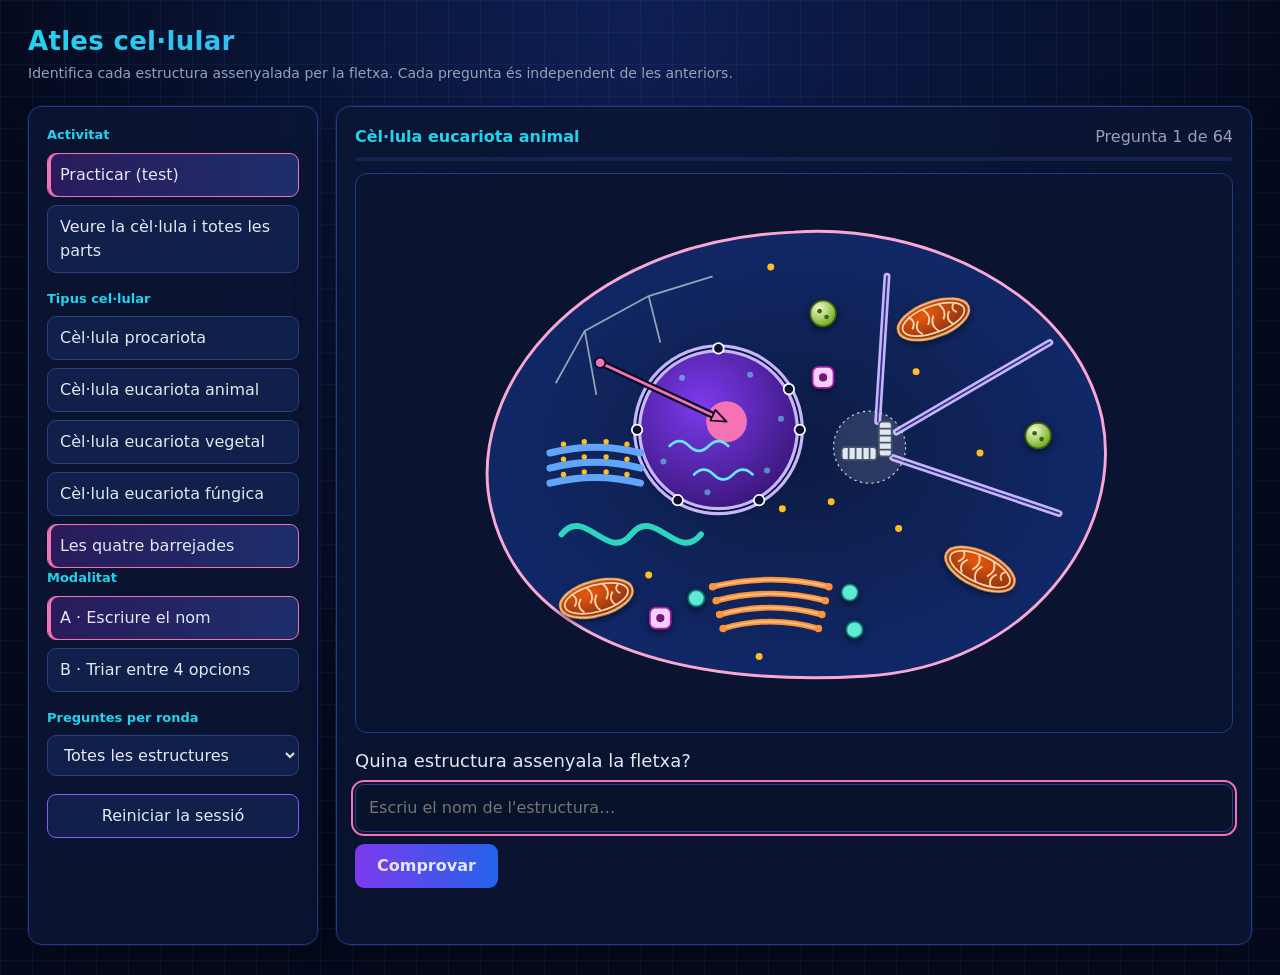
<file: Paginas/atles-cellular.html>
<!DOCTYPE html>
<html lang="ca"><head><meta charset="utf-8"><meta name="viewport" content="width=device-width,initial-scale=1">
<title>Atles cel·lular · Estudi d'estructures</title>
<style>
:root{--bg:#050b1f;--pn:#0b1533;--ln:#1e3a8a;--cy:#22d3ee;--vi:#8b5cf6;--pk:#f472b6;--tx:#e2e8f0;--mu:#94a3b8;--ok:#34d399;--ko:#fb7185}
*{box-sizing:border-box}[hidden]{display:none!important}
body{margin:0;min-height:100vh;color:var(--tx);font:16px/1.5 "Segoe UI",system-ui,sans-serif;background:linear-gradient(rgba(34,211,238,.06) 1px,transparent 1px) 0 0/32px 32px,linear-gradient(90deg,rgba(34,211,238,.06) 1px,transparent 1px) 0 0/32px 32px,radial-gradient(ellipse at top,#0f1f55,var(--bg) 70%)}
header{padding:22px 28px 8px}h1{margin:0;font-size:26px;letter-spacing:.3px;background:linear-gradient(90deg,var(--cy),var(--vi));-webkit-background-clip:text;background-clip:text;color:transparent}
header p{margin:2px 0 0;color:var(--mu);font-size:14px}
.wrap{display:grid;grid-template-columns:290px 1fr;gap:18px;padding:14px 28px 30px;max-width:1280px;margin:auto}
.pn{background:rgba(11,21,51,.88);border:1px solid var(--ln);border-radius:14px;padding:18px;box-shadow:0 0 0 1px rgba(139,92,246,.12),0 12px 40px rgba(0,0,0,.35)}
h2{font-size:13px;font-weight:600;color:var(--cy);margin:16px 0 8px}h2:first-child{margin-top:0}
.grp{display:grid;gap:8px}
button,select{font:inherit;color:var(--tx);background:#10204a;border:1px solid #27407f;border-radius:9px;padding:9px 12px;cursor:pointer;text-align:left;transition:.18s}
button:hover,select:hover{border-color:var(--cy);background:#14295c}button:focus-visible,select:focus-visible,input:focus-visible{outline:2px solid var(--pk);outline-offset:2px}
button.on{border-color:var(--pk);background:linear-gradient(90deg,#2a1b5c,#1d2f6b);box-shadow:inset 3px 0 0 var(--pk)}
select{width:100%}#reset{margin-top:18px;width:100%;text-align:center;border-color:var(--vi)}
.top{display:flex;justify-content:space-between;gap:10px;flex-wrap:wrap;font-weight:600}#ct{color:var(--cy)}#pg{color:var(--mu);font-weight:400}
.bar{height:4px;background:#14234f;border-radius:4px;margin:8px 0 12px;overflow:hidden}.bar i{display:block;height:100%;width:0;background:linear-gradient(90deg,var(--cy),var(--vi));transition:width .4s}
#stage,.stg{background:#0a1330;border:1px solid var(--ln);border-radius:12px;overflow:hidden}.sv{width:100%;display:block;max-height:62vh}
#qt{margin:14px 0 10px;font-size:18px}
#ans{display:grid;grid-template-columns:repeat(2,1fr);gap:10px}#ans input{grid-column:1/-1;width:100%;font:inherit;color:var(--tx);background:#08122b;border:1px solid #27407f;border-radius:9px;padding:11px 13px}
.opt.sel{border-color:var(--cy);background:#173266}.opt.good{border-color:var(--ok);background:#0f3a35}.opt.bad{border-color:var(--ko);background:#431b2c}
.act{display:flex;gap:10px;margin-top:12px}.act button{background:linear-gradient(90deg,#7c3aed,#2563eb);border:0;padding:10px 22px;font-weight:600}.act button:hover{filter:brightness(1.15)}
#fb{margin-top:12px;min-height:26px;font-weight:600}#fb.ok{color:var(--ok)}#fb.ko{color:var(--ko)}#fb.w{color:var(--pk)}
#end{text-align:center;padding:30px 10px}.stats{display:grid;grid-template-columns:repeat(auto-fit,minmax(130px,1fr));gap:12px;margin:20px 0}
.stats div{background:#0a1330;border:1px solid var(--ln);border-radius:12px;padding:16px}.stats b{display:block;font-size:34px;color:var(--cy)}.stats span{color:var(--mu);font-size:14px}
#again{background:linear-gradient(90deg,#7c3aed,#2563eb);border:0;font-weight:600;padding:11px 26px}
.row{display:flex;flex-wrap:wrap;gap:8px;margin-top:10px}#vl{display:grid;grid-template-columns:repeat(auto-fill,minmax(210px,1fr));gap:6px;margin-top:12px}#vl button,.row button{padding:6px 10px;font-size:14px}.stg{margin-top:12px}
@media(max-width:900px){.wrap{grid-template-columns:1fr;padding:12px}#ans{grid-template-columns:1fr}}
@media(prefers-reduced-motion:reduce){*{transition:none!important}}
/* SVG */
.caps{fill:#8b5cf622;stroke:#a78bfa;stroke-width:2;stroke-dasharray:6 4}.wallp{fill:none;stroke:#2dd4bf;stroke-width:8}.wallv{fill:none;stroke:#86efac;stroke-width:14}.wallf{fill:none;stroke:#d6a76b;stroke-width:14}
.cyt{fill:#1d4ed82e}.mem{fill:none;stroke:#f9a8d4;stroke-width:2.5}.ncld{fill:#7c3aed55;stroke:#a78bfa;stroke-dasharray:3 3}.dna{fill:none;stroke:#67e8f9;stroke-width:2.5}.pls{fill:none;stroke:#f0abfc;stroke-width:2.5}
.rib{fill:#fbbf24}.pili{stroke:#cbd5e1;stroke-width:2.5;stroke-linecap:round}.flg{fill:none;stroke:#e2e8f0;stroke-width:4;stroke-linecap:round}
.ncl{fill:#4c1d95aa}.env{fill:none;stroke:#c4b5fd;stroke-width:7}.env2{fill:none;stroke:#0a1330;stroke-width:1.5}.pore{fill:#0a1330;stroke:#fff;stroke-width:1.5}.nu{fill:#f472b6}.chr{fill:none;stroke:#67e8f9;stroke-width:2.2;stroke-linecap:round}
.er{fill:none;stroke:#60a5fa;stroke-width:6;stroke-linecap:round}.rel{fill:none;stroke:#2dd4bf;stroke-width:5;stroke-linecap:round}.gol{fill:none;stroke:#fb923c;stroke-width:5;stroke-linecap:round}
.mit{fill:#9a3412;stroke:#fdba74;stroke-width:2}.cr{fill:none;stroke:#fed7aa;stroke-width:1.5}.lys{fill:#a3e635;stroke:#3f6212;stroke-width:1.5}.lyd{fill:#3f6212}.per{fill:#f5d0fe;stroke:#a21caf;stroke-width:1.5}.pec{fill:#701a75}
.ves{fill:#5eead4;stroke:#0f766e;stroke-width:1.5}.pcm{fill:#e2e8f022;stroke:#cbd5e1;stroke-dasharray:2 3}.cen{fill:#e2e8f0;stroke:#475569;stroke-width:1.5}.cenl{fill:none;stroke:#475569;stroke-width:1.5}
.mt{fill:none;stroke:#c4b5fd;stroke-width:6;stroke-linecap:round}.mt2{fill:none;stroke:#312e81;stroke-width:1.5;stroke-linecap:round}.ske{fill:none;stroke:#94a3b8;stroke-width:1.5}
.vacf{fill:#38bdf833}.vac{fill:#38bdf833;stroke:#7dd3fc;stroke-width:2}.ton{fill:none;stroke:#f0abfc;stroke-width:3}.chl{fill:#166534;stroke:#bbf7d0;stroke-width:2}.gr{fill:#4ade80}.gap{fill:#0a1330}.pdt{fill:none;stroke:#60a5fa;stroke-width:2.5}
.cyt{fill:url(#gCy)}.ncl{fill:url(#gNu)}.mit{fill:url(#gMi)}.chl{fill:url(#gCh)}.vacf,.vac{fill:url(#gVa)}.lys{fill:url(#gLy)}
.mit,.chl,.lys,.per,.ves,.ncl{filter:drop-shadow(0 2px 3px rgba(0,0,0,.55))}
.wtp,.wtv,.wtf{fill:none;stroke-dasharray:1 5;opacity:.55}.wtp{stroke:#115e59;stroke-width:8}.wtv{stroke:#166534;stroke-width:14}.wtf{stroke:#7c4a1d;stroke-width:14}
.gol2{fill:none;stroke:#fed7aa;stroke-width:1.5;stroke-linecap:round;opacity:.7}.gol3{fill:#fb923c}.chp{fill:#67e8f9;opacity:.55}.bb{fill:#cbd5e1;stroke:#475569;stroke-width:1.5}
</style></head><body>
<svg width="0" height="0" style="position:absolute" aria-hidden="true"><defs>
<radialGradient id="gCy" cx=".5" cy=".5" r=".7"><stop offset="0" stop-color="#2563eb" stop-opacity=".1"/><stop offset="1" stop-color="#1d4ed8" stop-opacity=".4"/></radialGradient>
<radialGradient id="gNu" cx=".4" cy=".35" r=".8"><stop offset="0" stop-color="#7c3aed"/><stop offset="1" stop-color="#2e1065"/></radialGradient>
<radialGradient id="gMi" cx=".4" cy=".3" r=".8"><stop offset="0" stop-color="#ea580c"/><stop offset="1" stop-color="#7c2d12"/></radialGradient>
<radialGradient id="gCh" cx=".4" cy=".3" r=".8"><stop offset="0" stop-color="#22c55e"/><stop offset="1" stop-color="#14532d"/></radialGradient>
<radialGradient id="gVa" cx=".4" cy=".35" r=".8"><stop offset="0" stop-color="#7dd3fc" stop-opacity=".22"/><stop offset="1" stop-color="#1d4ed8" stop-opacity=".5"/></radialGradient>
<radialGradient id="gLy" cx=".35" cy=".3" r=".8"><stop offset="0" stop-color="#ecfccb"/><stop offset="1" stop-color="#65a30d"/></radialGradient>
</defs></svg>
<header><h1>Atles cel·lular</h1><p>Identifica cada estructura assenyalada per la fletxa. Cada pregunta és independent de les anteriors.</p></header>
<div class="wrap">
<aside class="pn">
<h2>Activitat</h2>
<div class="grp" id="acts"><button data-a="q" class="on">Practicar (test)</button><button data-a="v">Veure la cèl·lula i totes les parts</button></div>
<h2>Tipus cel·lular</h2>
<div class="grp" id="cells">
<button data-c="pro">Cèl·lula procariota</button><button data-c="ani">Cèl·lula eucariota animal</button><button data-c="veg">Cèl·lula eucariota vegetal</button><button data-c="fun">Cèl·lula eucariota fúngica</button><button data-c="all" class="on">Les quatre barrejades</button></div>
<div id="qopts"><h2>Modalitat</h2>
<div class="grp" id="modes"><button data-m="A" class="on">A · Escriure el nom</button><button data-m="B">B · Triar entre 4 opcions</button></div>
<h2>Preguntes per ronda</h2>
<select id="len"><option value="0">Totes les estructures</option><option value="10">10 preguntes</option><option value="20">20 preguntes</option></select>
<button id="reset">Reiniciar la sessió</button></div>
</aside>
<main class="pn">
<div id="play">
<div class="top"><span id="ct"></span><span id="pg"></span></div>
<div class="bar"><i id="bf"></i></div>
<div id="stage"><svg id="sv" class="sv" viewBox="-50 -20 740 480" role="img" aria-label="Esquema cel·lular amb una fletxa"></svg></div>
<p id="qt">Quina estructura assenyala la fletxa?</p>
<div id="ans"></div>
<div class="act"><button id="chk">Comprovar</button><button id="nxt" hidden>Següent</button></div>
<div id="fb" role="status"></div>
</div>
<div id="end" hidden><h2 style="font-size:22px;color:var(--tx)">Ronda completada</h2>
<div class="stats"><div><b id="s1"></b><span>Preguntes totals</span></div><div><b id="s2"></b><span>Correctes</span></div><div><b id="s3"></b><span>Incorrectes</span></div><div><b id="s4"></b><span>Percentatge d'encert</span></div></div>
<button id="again">Iniciar una altra ronda</button>
<div id="rev" hidden style="text-align:left;margin-top:22px"><h2>Estructures que has fallat (clica per veure-les)</h2><div class="row" id="rl"></div><div class="stg"><svg id="rsv" class="sv" viewBox="-50 -20 740 480"></svg></div></div></div>
<div id="view" hidden><div class="top"><span id="vt"></span><button id="tg">Números: sí</button></div>
<div class="stg"><svg id="vsv" class="sv" viewBox="-50 -20 740 480" role="img" aria-label="Cèl·lula amb totes les parts numerades"></svg></div>
<p style="color:var(--mu);font-size:14px;margin:10px 0 0">Clica una estructura de la llista per veure-la assenyalada amb la fletxa i el seu nom.</p><div id="vl"></div></div>
</main></div>

<script>
/* ===== DADES: cèl·lules, estructures i il·lustracions SVG ===== */
const nrm=s=>s.normalize('NFD').replace(/[\u0300-\u036f]/g,'').toLowerCase().replace(/[^a-z0-9]/g,'');
const CELLS=(()=>{
const f=v=>+v.toFixed(1);
const c=(x,y,r,k)=>`<circle cx="${x}" cy="${y}" r="${r}" class="${k}"/>`;
const p=(d,k)=>`<path d="${d}" class="${k}"/>`;
const el=(x,y,a,b,k)=>`<ellipse cx="${x}" cy="${y}" rx="${a}" ry="${b}" class="${k}"/>`;
const rr=(x,y,w,h,r,k)=>`<rect x="${x}" y="${y}" width="${w}" height="${h}" rx="${r}" class="${k}"/>`;
const dots=a=>a.map(([x,y])=>c(x,y,3,'rib')).join('');
const g=(x,y,a,s)=>`<g transform="translate(${x} ${y}) rotate(${a})">${s}</g>`;
const mit=(x,y,a)=>g(x,y,a,el(0,0,32,15,'mit')+el(0,0,28,11.5,'cr')+p('M-20-9q6 5 0 11M-6-11q6 7 0 14M8-11q6 7 0 14M21-7q-5 4 0 8M-13 9q-6-6 0-12M1 11q-6-7 0-14M15 10q-6-6 0-12','cr'));
const chl=(x,y,a)=>{const st=x0=>[-7,-3,1,5].map(y=>`M${x0} ${y}h11v2.5h-11z`).join('');return g(x,y,a,el(0,0,32,16,'chl')+el(0,0,29,13,'cr')+p(st(-24)+st(-5.5)+st(13),'gr')+p('M-13 0H-5.5M5.5 0H13','cr'))};
const ly=(x,y)=>c(x,y,11,'lys')+c(x-3,y-2,2,'lyd')+c(x+3,y+3,2,'lyd');
const pe=(x,y)=>rr(x-9,y-9,18,18,5,'per')+c(x,y,3.5,'pec');
const ve=(x,y)=>c(x,y,7,'ves');
const GOL=(x,y,w,n,gp)=>Array.from({length:n},(_,i)=>{const d=`M${x-w/2+i*3} ${y+i*gp}Q${x} ${y+i*gp-12} ${x+w/2-i*3} ${y+i*gp}`;return p(d,'gol')+p(d,'gol2')+c(x-w/2+i*3,y+i*gp,3.2,'gol3')+c(x+w/2-i*3,y+i*gp,3.2,'gol3')}).join('');
const RER=(x0,x1,y0)=>{let s='';[0,13,26].forEach(o=>{const y=y0+o;s+=p(`M${x0} ${y}Q${(x0+x1)/2} ${y-10} ${x1} ${y}`,'er');[.15,.38,.62,.85].forEach(t=>{s+=c(f(x0+(x1-x0)*t),f(y-20*t*(1-t)-5),2.3,'rib')})});return s};
const NU=(cx,cy,r)=>{const a=f(r*.12),P=d=>[f(cx+r*Math.cos(d*Math.PI/180)),f(cy+r*Math.sin(d*Math.PI/180))],
sq=(x,y)=>p(`M${f(x)} ${f(y)}q${a} ${-a} ${f(2*a)} 0t${f(2*a)} 0t${f(2*a)} 0`,'chr');
return[
['Nucli|nucleu',f(cx-.1*r),f(cy-.55*r),c(cx,cy,r,'ncl')],
['Envoltura nuclear|membrana nuclear|envoltura del nucli|membrana del nucli',...P(210),c(cx,cy,r,'env')+c(cx,cy,r,'env2')],
['Porus nuclears|porus nuclear|porus|pors nuclears|por nuclear',...P(0),[0,60,120,180,270,330].map(d=>c(...P(d),4.5,'pore')).join('')],
['Nuclèol|nucleol|nuclèols',f(cx+.1*r),f(cy-.1*r),c(f(cx+.1*r),f(cy-.1*r),f(.25*r),'nu')],
['Cromatina',f(cx-.6*r+2*a),f(cy+.2*r),sq(cx-.6*r,cy+.2*r)+sq(cx-.3*r,cy+.55*r)+[40,100,150,235,300,350].map(d=>c(f(cx+.78*r*Math.cos(d*Math.PI/180)),f(cy+.78*r*Math.sin(d*Math.PI/180)),2.6,'chp')).join('')]]};
const mk=([sp,tx,ty,svg,ang,L])=>{const ns=sp.split('|');return{name:ns[0],al:ns.map(nrm),tx,ty,svg,ang,L}};
const RERn='Reticle endoplasmàtic rugós (RER)|rer|reticle endoplasmàtic rugós|reticle rugós|reticle endoplasmatic rugos';
const RELn='Reticle endoplasmàtic llis (REL)|rel|reticle endoplasmàtic llis|reticle llis';
const RIBn='Ribosomes|ribosoma';
const BODY='M320 30C430 22 560 80 585 190C605 290 520 405 380 412C250 420 90 395 60 270C35 170 130 38 320 30Z';
const PROm='Membrana plasmàtica|membrana cel·lular|membrana citoplasmàtica|membrana bacteriana';
const pro=[
['Càpsula bacteriana|càpsula|capsula|capa mucosa',63,220,rr(50,100,460,240,120,'caps')],
['Paret cel·lular|paret bacteriana|paret',76,220,rr(76,126,408,188,94,'wallp')+rr(76,126,408,188,94,'wtp')],
['Citoplasma|citosol',310,284,rr(90,140,380,160,80,'cyt')],
[PROm,90,220,rr(90,140,380,160,80,'mem'),0,45],
['Nucleoide|nucleoid|regió del nucleoide',200,222,el(270,220,85,48,'ncld')],
['ADN bacterià circular|adn circular|adn bacterià|adn|cromosoma bacterià|cromosoma circular',280,200,p('M215 220C220 190 260 185 280 200C305 175 340 195 330 220C345 245 300 260 280 245C255 262 215 250 215 220Z','dna')+p('M232 214C250 198 262 232 285 224C310 214 318 240 300 240','dna')],
['Plàsmids|plàsmid|plasmid|plasmids',395,190,c(395,190,11,'pls')+c(165,255,11,'pls')],
[RIBn,125,200,dots([[125,200],[140,262],[165,170],[190,285],[380,160],[432,212],[420,272],[355,286],[330,150],[240,288],[395,232],[250,158],[120,235]])],
['Pili o fímbries|pili|pilus|fímbries|fimbries|fimbria',240,78,[150,195,240,285,330,375,420].map(x=>p(`M${x} 126V78`,'pili')).join('')+[170,230,290,350,410].map(x=>p(`M${x} 314V362`,'pili')).join('')],
['Flagel bacterià|flagel|flagel bacteria',570,215,p('M484 220C510 180 545 260 570 215S610 245 625 222','flg')+c(484,220,6,'bb')]];
const ani=[
['Citoplasma|citosol',330,300,p(BODY,'cyt')],
['Membrana plasmàtica|membrana cel·lular|membrana citoplasmàtica',585,190,p(BODY,'mem')],
['Citoesquelet',140,115,p('M115 160L140 115L195 85L250 68M140 115L150 170M195 85L205 125','ske')],
['Microtúbuls|microtúbul|microtubul|microtubuls',468,167,p('M408 202L540 125M405 224L548 272M392 193L400 68','mt')+p('M408 202L540 125M405 224L548 272M392 193L400 68','mt2')],
...NU(255,200,70),
[RIBn,310,268,dots([[310,268],[352,262],[410,285],[425,150],[300,60],[480,220],[195,325],[290,395]])],
[RERn,149,228,RER(110,188,220)],
[RELn,180,290,p('M120 290C140 265 160 315 180 290S220 315 240 290','rel')],
['Aparell de Golgi|golgi|complex de golgi|aparell golgi',300,329,GOL(300,335,100,4,12)],
['Vesícules|vesícula|vesicula|vesicules',368,340,ve(368,340)+ve(236,345)+ve(372,372)],
['Mitocondris|mitocondri',480,320,mit(150,345,-15)+mit(480,320,25)+mit(440,105,-20)],
['Lisosomes|lisosoma',345,100,ly(345,100)+ly(530,205)],
['Peroxisomes|peroxisoma',345,155,pe(345,155)+pe(205,362)],
['Centrosoma',366,200,c(385,215,31,'pcm')],
['Centríols|centríol|centriol|centriols',376,221,rr(361,215,30,11,3,'cen')+rr(393,193,11,30,3,'cen')+p('M367 215v11M373 215v11M379 215v11M385 215v11M393 199h11M393 205h11M393 211h11M393 217h11','cenl')]];
const veg=[
['Paret cel·lular|paret cellulòsica|paret vegetal|paret',40,220,rr(40,30,560,380,24,'wallv')+rr(40,30,560,380,24,'wtv')],
['Citoplasma|citosol',555,215,rr(54,44,532,352,14,'cyt')],
['Membrana plasmàtica|membrana cel·lular|membrana citoplasmàtica',54,220,rr(54,44,532,352,14,'mem'),0,45],
['Plasmodesmes|plasmodesma|plasmodesmes',600,130,[130,220,310].map(y=>`<rect x="590" y="${y-8}" width="20" height="16" class="gap"/>`+p(`M586 ${y-5}H612M586 ${y+5}H612`,'mem')+p(`M586 ${y}H612`,'pdt')).join('')],
['Vacúol central|vacúol|vacuol|vacuol central',360,250,el(370,220,150,120,'vacf')],
['Tonoplast|membrana del vacúol|membrana vacuolar',520,220,el(370,220,150,120,'ton')],
['Citoesquelet',180,54,p('M80 60L180 54L260 60M180 54L190 78M260 60L268 80','ske')],
...NU(125,145,52),
[RIBn,195,100,dots([[195,100],[75,350],[205,322],[548,150],[420,375]])],
[RERn,125,233,RER(85,165,225)],
[RELn,140,288,p('M80 288C100 263 120 313 140 288S180 313 200 288','rel')],
['Aparell de Golgi|golgi|complex de golgi|aparell golgi',330,349,GOL(330,355,80,4,10)],
['Mitocondris|mitocondri',470,350,mit(470,350,-15)+mit(556,310,85)],
['Cloroplasts|cloroplast',150,350,chl(150,350,15)+chl(320,68,-5)+chl(470,70,8)],
['Peroxisomes|peroxisoma',225,365,pe(225,365)+pe(525,105)]];
const fun=[
['Paret cel·lular|paret cel·lular de quitina|paret de quitina|paret|quitina',30,220,rr(30,90,580,260,120,'wallf')+rr(30,90,580,260,120,'wtf')],
['Citoplasma|citosol',320,195,rr(46,106,548,228,104,'cyt')],
['Membrana plasmàtica|membrana cel·lular|membrana citoplasmàtica',46,220,rr(46,106,548,228,104,'mem'),0,45],
['Vacúols|vacúol|vacuol|vacuols|vacuoles',520,215,c(520,215,44,'vac')+c(515,138,20,'vac')],
['Citoesquelet',300,308,p('M230 300L300 308L370 303L440 311M300 308L303 296M370 303L376 290','ske')],
...NU(150,215,48),
[RIBn,250,135,dots([[250,135],[470,300],[75,165],[80,285],[385,200]])],
[RERn,238,208,RER(200,276,200)],
[RELn,275,268,p('M215 268C235 243 255 293 275 268S315 293 335 268','rel')],
['Aparell de Golgi|golgi|complex de golgi|aparell golgi',340,134,GOL(340,140,80,4,10)],
['Mitocondris|mitocondri',435,165,mit(435,165,-10)+mit(430,230,10)],
['Peroxisomes|peroxisoma',365,235,pe(365,235)+pe(150,300)]];
return{
pro:{t:'Cèl·lula procariota',l:pro.map(mk)},ani:{t:'Cèl·lula eucariota animal',l:ani.map(mk)},
veg:{t:'Cèl·lula eucariota vegetal',l:veg.map(mk)},fun:{t:'Cèl·lula eucariota fúngica',l:fun.map(mk)}}})();
</script>
<script>
/* ===== LÒGICA ===== */
const $=s=>document.querySelector(s);
const lev=(a,b)=>{let p=Array.from({length:b.length+1},(_,i)=>i);for(let i=1;i<=a.length;i++){const q=[i];for(let j=1;j<=b.length;j++)q[j]=Math.min(p[j]+1,q[j-1]+1,p[j-1]+(a[i-1]===b[j-1]?0:1));p=q}return p[b.length]};
const good=(t,en)=>{const n=nrm(t);return !!n&&en.al.some(a=>n===a||(a.length>=6&&lev(n,a)<=(a.length>=12?2:1)))};
const ALL=Object.entries(CELLS).flatMap(([k,v])=>v.l.map(en=>({k,en})));
let tail={},vc='pro',vsel=null,nums=true;let cfg={a:'q',c:'all',m:'A',len:0},R=null,bag=[],sel=null;
const shuffle=a=>{for(let i=a.length-1;i>0;i--){const j=Math.floor(Math.random()*(i+1));[a[i],a[j]]=[a[j],a[i]]}return a};
function take(){const P=ALL.filter(x=>cfg.c==='all'||x.k===cfg.c),n=cfg.len||P.length;
 let out=bag.splice(0,n);
 if(out.length<n){bag=shuffle(P.filter(x=>!out.includes(x)));out=out.concat(bag.splice(0,n-out.length))}
 return shuffle(out)}
function arrow(tx,ty,ang,L0){let ux,uy;
 if(ang!=null){ux=Math.cos(ang*Math.PI/180);uy=Math.sin(ang*Math.PI/180)}
 else{let dx=tx-320,dy=ty-220,d=Math.hypot(dx,dy);if(d<25){dx=0;dy=-1;d=1}ux=dx/d;uy=dy/d}
 let t=1e9;if(ux>0)t=Math.min(t,(680-tx)/ux);if(ux<0)t=Math.min(t,(-40-tx)/ux);if(uy>0)t=Math.min(t,(450-ty)/uy);if(uy<0)t=Math.min(t,(-10-ty)/uy);
 const L=L0||Math.max(45,Math.min(t,120)),sx=tx+ux*L,sy=ty+uy*L,hx=tx+ux*13,hy=ty+uy*13,px=-uy*5,py=ux*5;
 tail={sx,sy,ux,uy};const pts=`${tx},${ty} ${hx+px},${hy+py} ${hx-px},${hy-py}`;
 return `<g stroke-linecap="round" stroke-linejoin="round"><line x1="${sx}" y1="${sy}" x2="${hx}" y2="${hy}" stroke="#050b1f" stroke-width="6"/><line x1="${sx}" y1="${sy}" x2="${hx}" y2="${hy}" stroke="#f472b6" stroke-width="2.5"/><polygon points="${pts}" fill="#f472b6" stroke="#050b1f" stroke-width="1.5"/><circle cx="${sx}" cy="${sy}" r="4.5" fill="#f472b6" stroke="#050b1f" stroke-width="1.5"/></g>`}
function lbl(en,bad){const {sx,sy,ux,uy}=tail,col=bad?'#fb7185':'#34d399',w=en.name.length*7.2+18;let x=sx+ux*24,y=sy+uy*24;x=Math.max(-40+w/2,Math.min(680-w/2,x));y=Math.max(0,Math.min(445,y));
 return `<circle cx="${en.tx}" cy="${en.ty}" r="14" fill="none" stroke="${col}" stroke-width="2" stroke-dasharray="4 3"/><rect x="${x-w/2}" y="${y-13}" width="${w}" height="26" rx="6" fill="#050b1f" stroke="${col}" stroke-width="1.5"/><text x="${x}" y="${y+5}" text-anchor="middle" font-size="13" fill="#e2e8f0" font-family="Segoe UI,sans-serif">${en.name}</text>`}
const markers=k=>CELLS[k].l.map((s,i)=>`<circle cx="${s.tx}" cy="${s.ty}" r="9" fill="#050b1f" stroke="#f472b6" stroke-width="1.5"/><text x="${s.tx}" y="${s.ty+3.5}" text-anchor="middle" font-size="10" font-weight="700" fill="#fff" font-family="Segoe UI,sans-serif">${i+1}</text>`).join('');
function draw(svg,k,en,bad,n){svg.innerHTML=CELLS[k].l.map(s=>s.svg).join('')+(n?markers(k):'')+(en?arrow(en.tx,en.ty,en.ang,en.L)+(bad===undefined?'':lbl(en,bad)):'')}
function fb(m,k){const o=$('#fb');o.innerHTML=m;o.className=k||''}
function start(){R={q:take(),i:0,ok:0,ko:0,ans:false,miss:[]};$('#rev').hidden=true;setAct(cfg.a);render()}
function render(){const x=R.q[R.i],{k,en}=x;R.ans=false;
 $('#ct').textContent=CELLS[k].t;$('#pg').textContent=`Pregunta ${R.i+1} de ${R.q.length}`;$('#bf').style.width=(100*R.i/R.q.length)+'%';
 draw($('#sv'),k,en);
 if(!x.opts)x.opts=shuffle([en,...shuffle(CELLS[k].l.filter(s=>s!==en)).slice(0,3)]);
 fb('');$('#chk').hidden=false;$('#nxt').hidden=true;renderAns()}
function renderAns(){sel=null;const a=$('#ans'),x=R.q[R.i];
 if(cfg.m==='A'){a.innerHTML='<input id="ti" type="text" autocomplete="off" spellcheck="false" placeholder="Escriu el nom de l\'estructura…" aria-label="Resposta">';$('#ti').focus()}
 else a.innerHTML=x.opts.map((o,i)=>`<button class="opt" data-i="${i}">${o.name}</button>`).join('')}
function check(){if(!R||R.ans)return;const x=R.q[R.i];let r;
 if(cfg.m==='A'){const v=$('#ti').value;if(!v.trim()){fb('Escriu una resposta abans de comprovar.','w');return}r=good(v,x.en);$('#ti').disabled=true}
 else{if(sel==null){fb('Selecciona una opció abans de comprovar.','w');return}r=x.opts[sel]===x.en;
  document.querySelectorAll('.opt').forEach((b,i)=>{b.classList.remove('sel');if(x.opts[i]===x.en)b.classList.add('good');else if(i===sel)b.classList.add('bad')})}
 R.ans=true;if(r)R.ok++;else{R.ko++;R.miss.push(x)}draw($('#sv'),x.k,x.en,!r);
 fb(r?'Correcte!':`Incorrecte. Resposta correcta: <b>${x.en.name}</b>`,r?'ok':'ko');$('#chk').hidden=true;$('#nxt').hidden=false;$('#nxt').focus()}
function next(){if(!R||!R.ans)return;R.i++;if(R.i>=R.q.length){const n=R.q.length;$('#play').hidden=true;$('#end').hidden=false;
 $('#s1').textContent=n;$('#s2').textContent=R.ok;$('#s3').textContent=R.ko;$('#s4').textContent=Math.round(100*R.ok/n)+'%';
 $('#rev').hidden=!R.miss.length;$('#rl').innerHTML=R.miss.map((m,i)=>`<button data-i="${i}">${m.en.name} · ${CELLS[m.k].t.replace('Cèl·lula ','')}</button>`).join('');
 if(R.miss.length)draw($('#rsv'),R.miss[0].k,R.miss[0].en,true)}else render()}
function setAct(a){cfg.a=a;const done=R.i>=R.q.length;$('#play').hidden=a==='v'||done;$('#end').hidden=a==='v'||!done;$('#view').hidden=a!=='v';$('#qopts').hidden=a==='v';
 document.querySelectorAll('#acts button').forEach(b=>b.classList.toggle('on',b.dataset.a===a));sync();if(a==='v')view()}
function sync(){const cur=cfg.a==='v'?vc:cfg.c;document.querySelectorAll('#cells button').forEach(b=>{b.classList.toggle('on',b.dataset.c===cur);b.hidden=cfg.a==='v'&&b.dataset.c==='all'})}
function view(){const L=CELLS[vc].l;draw($('#vsv'),vc,vsel==null?null:L[vsel],vsel==null?undefined:false,nums);$('#vt').textContent=CELLS[vc].t;
 $('#vl').innerHTML=L.map((s,i)=>`<button data-i="${i}" class="${i===vsel?'on':''}">${i+1}. ${s.name}</button>`).join('')}
/* Esdeveniments */
$('#chk').onclick=check;$('#nxt').onclick=next;$('#again').onclick=start;
$('#reset').onclick=()=>{bag=[];start()};
$('#ans').onclick=e=>{const b=e.target.closest('.opt');if(!b||R.ans)return;sel=+b.dataset.i;document.querySelectorAll('.opt').forEach(o=>o.classList.toggle('sel',o===b))};
$('#cells').onclick=e=>{const b=e.target.closest('button');if(!b)return;if(cfg.a==='v'){vc=b.dataset.c;vsel=null;view()}else{cfg.c=b.dataset.c;bag=[];start()}sync()};
$('#acts').onclick=e=>{const b=e.target.closest('button');if(b)setAct(b.dataset.a)};
$('#vl').onclick=e=>{const b=e.target.closest('button');if(!b)return;const i=+b.dataset.i;vsel=vsel===i?null:i;view()};
$('#tg').onclick=()=>{nums=!nums;$('#tg').textContent='Números: '+(nums?'sí':'no');view()};
$('#rl').onclick=e=>{const b=e.target.closest('button');if(!b)return;const m=R.miss[+b.dataset.i];draw($('#rsv'),m.k,m.en,true)};
$('#modes').onclick=e=>{const b=e.target.closest('button');if(!b)return;cfg.m=b.dataset.m;document.querySelectorAll('#modes button').forEach(o=>o.classList.toggle('on',o===b));if(R&&!R.ans&&!$('#play').hidden)renderAns()};
$('#len').onchange=e=>{cfg.len=+e.target.value;bag=[];start()};
document.addEventListener('keydown',e=>{if(e.key!=='Enter'||e.target.tagName==='BUTTON'||e.target.tagName==='SELECT'||!R||$('#play').hidden)return;if(R.ans)next();else check()});
start();
</script></body></html>
</file>
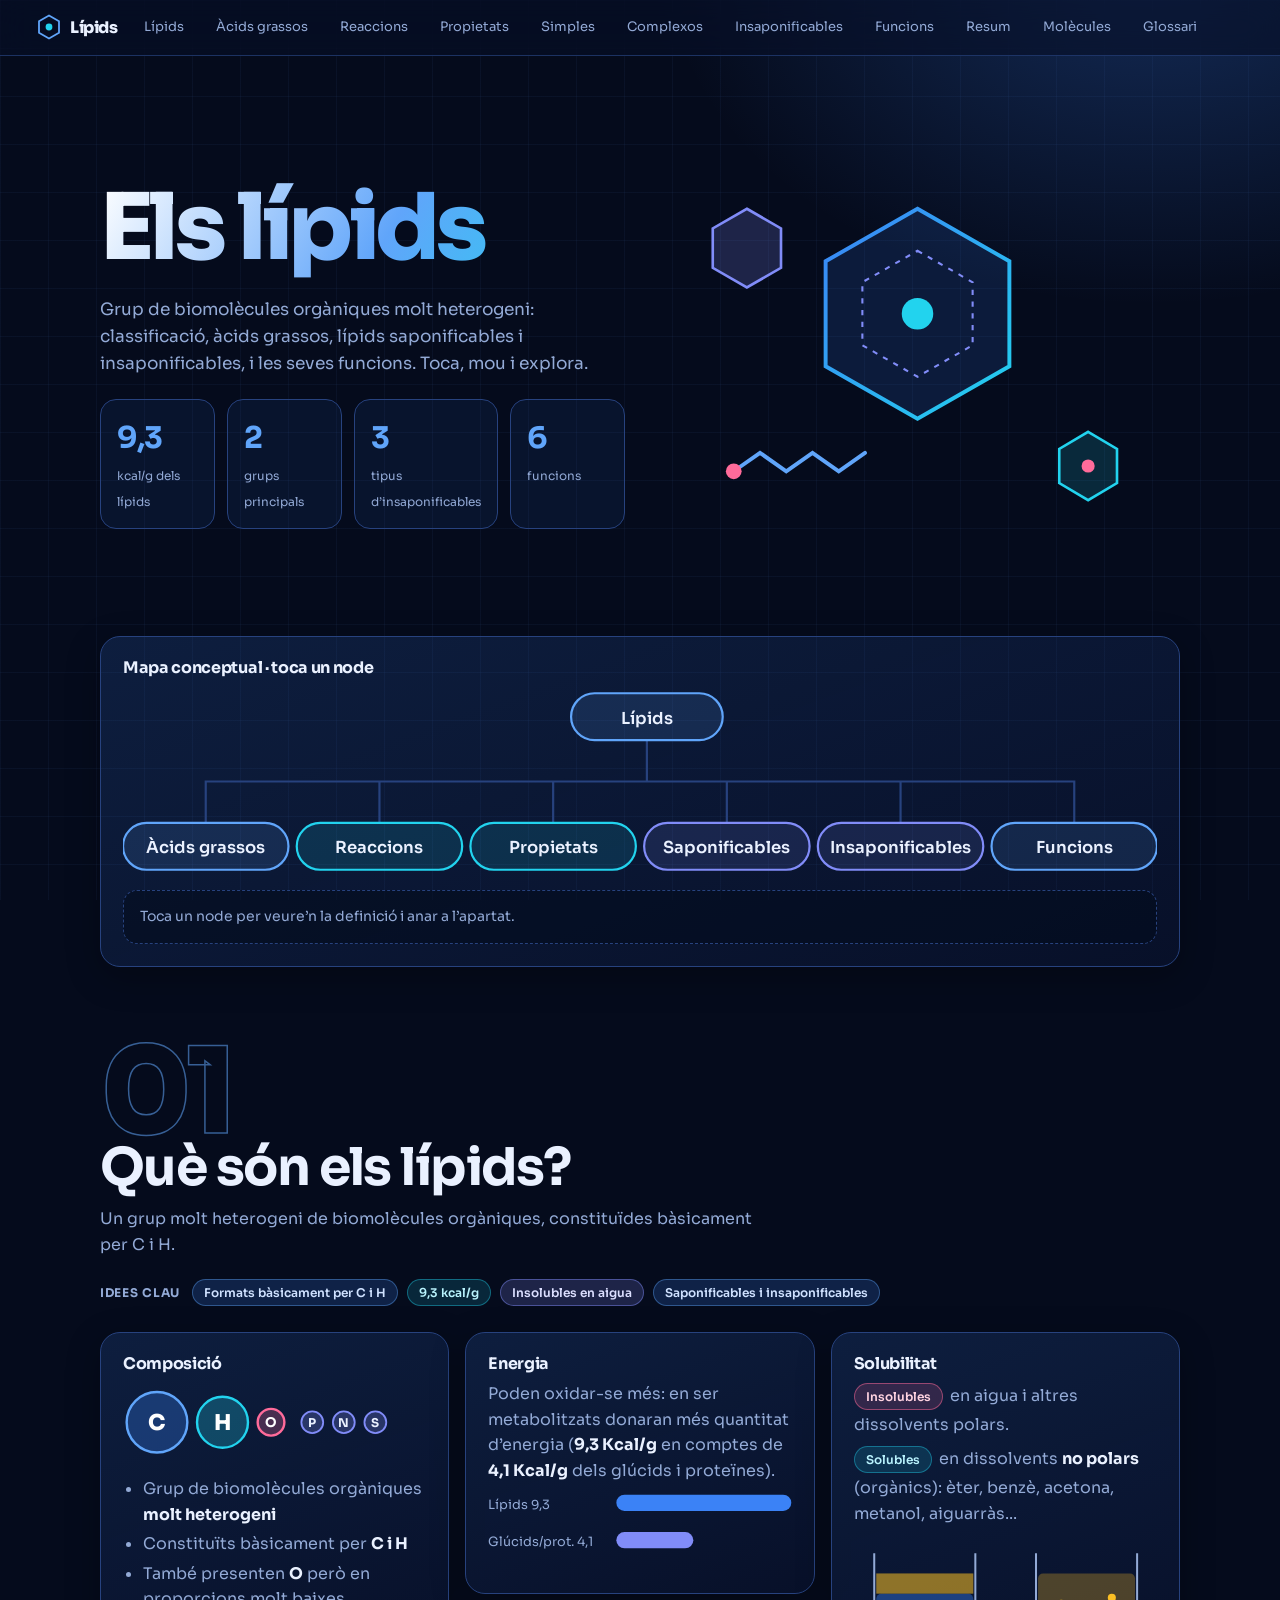
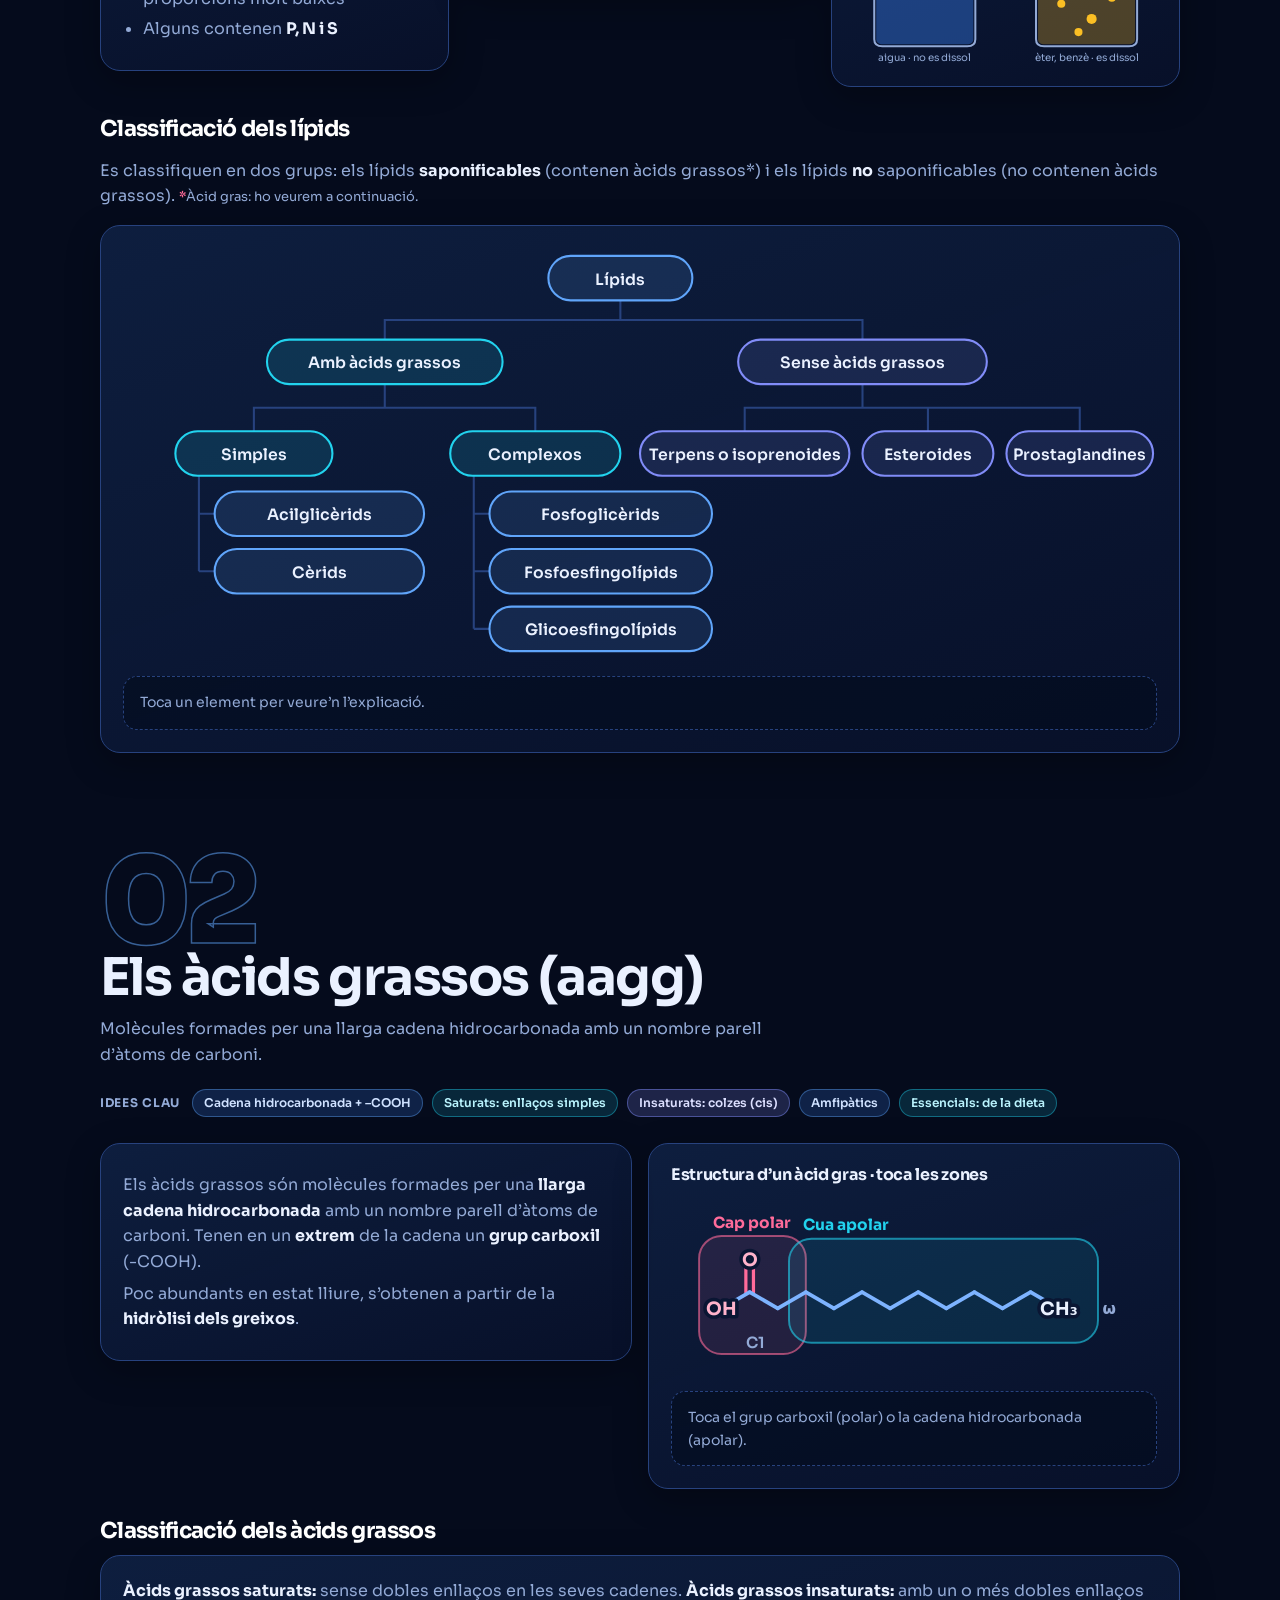
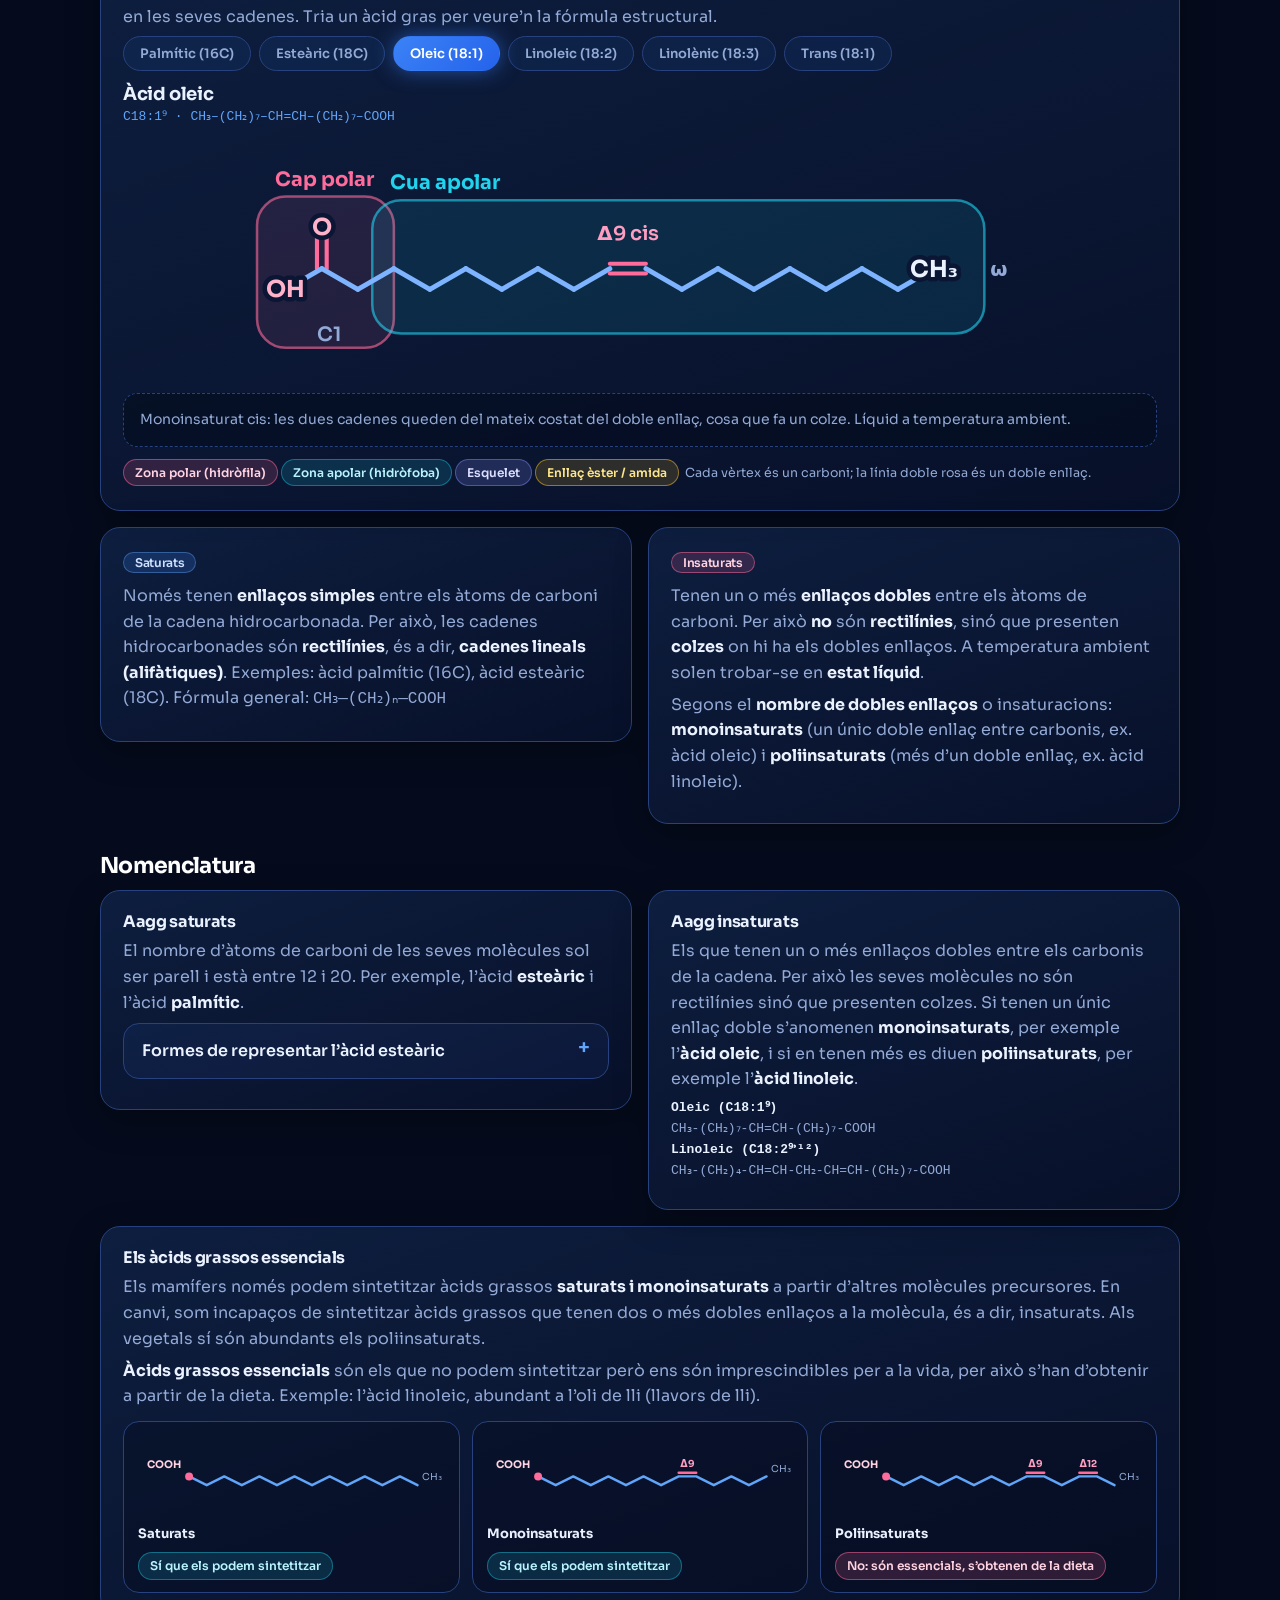
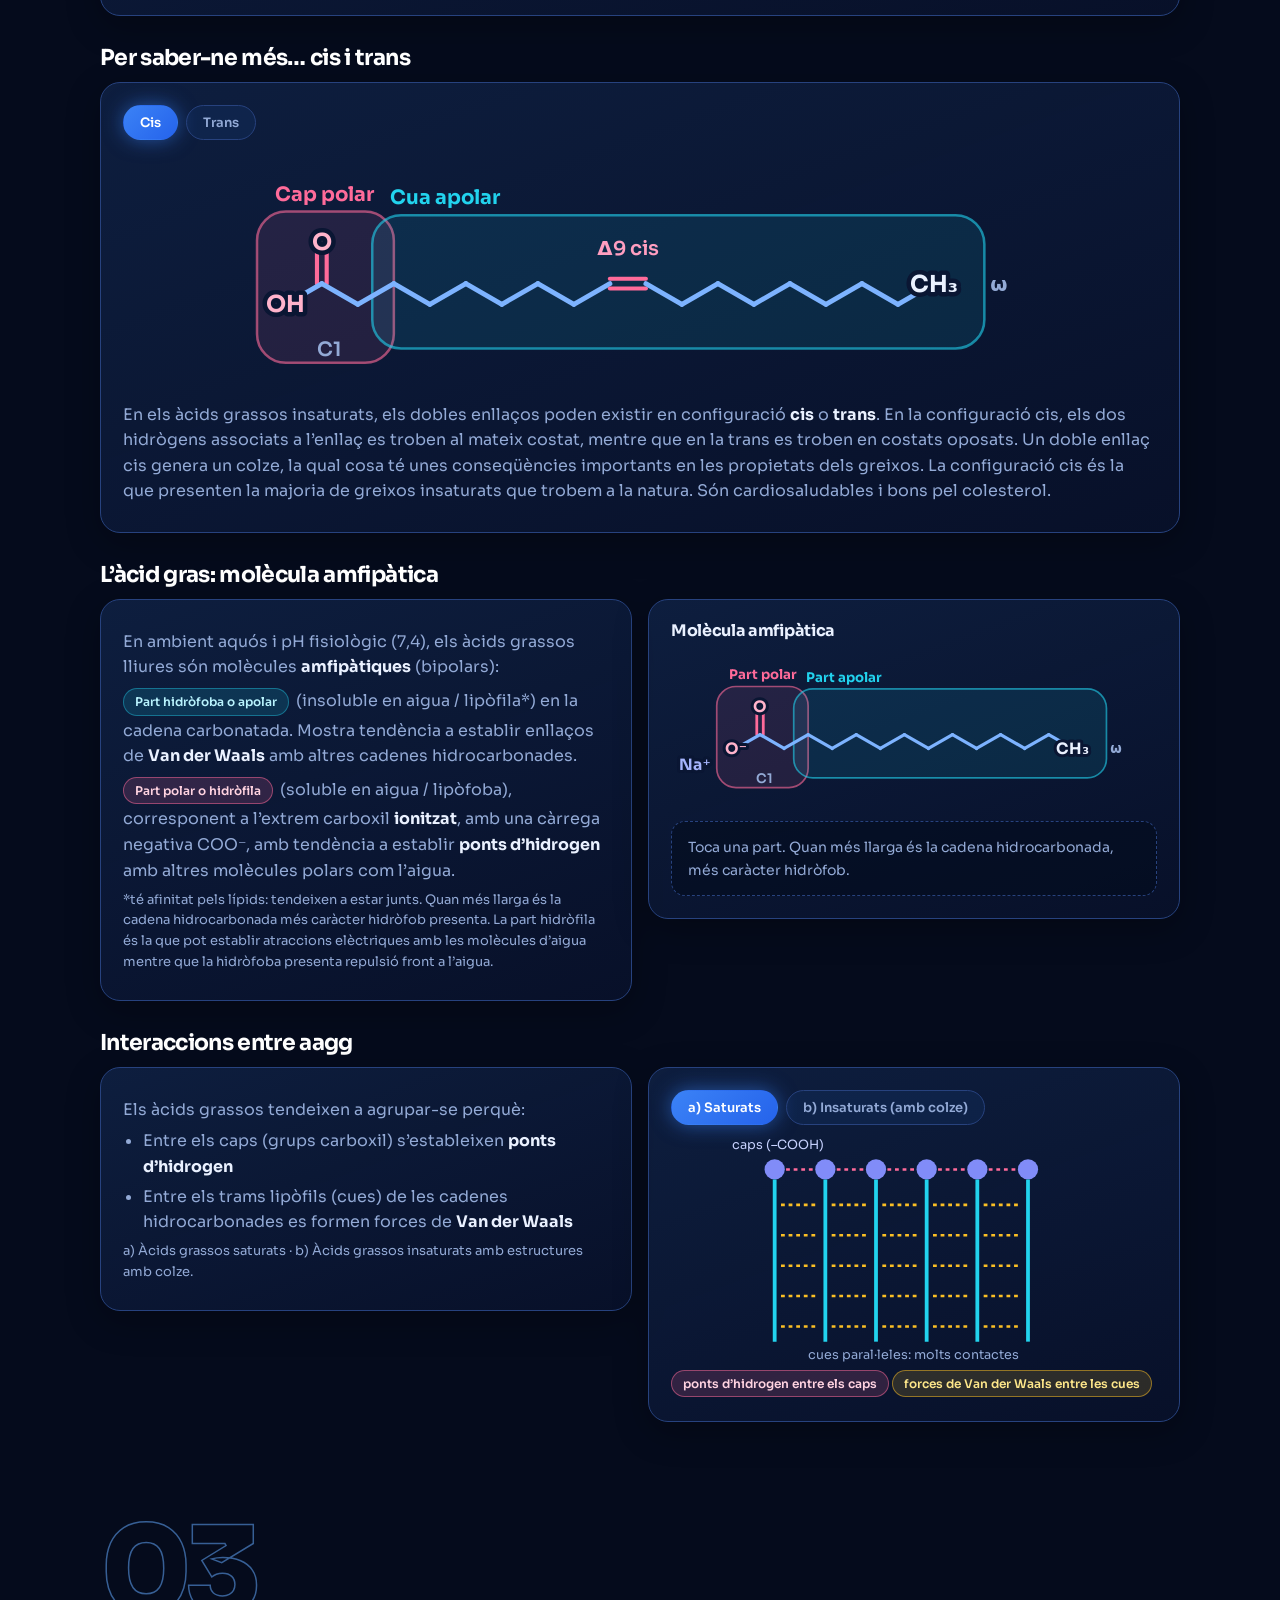
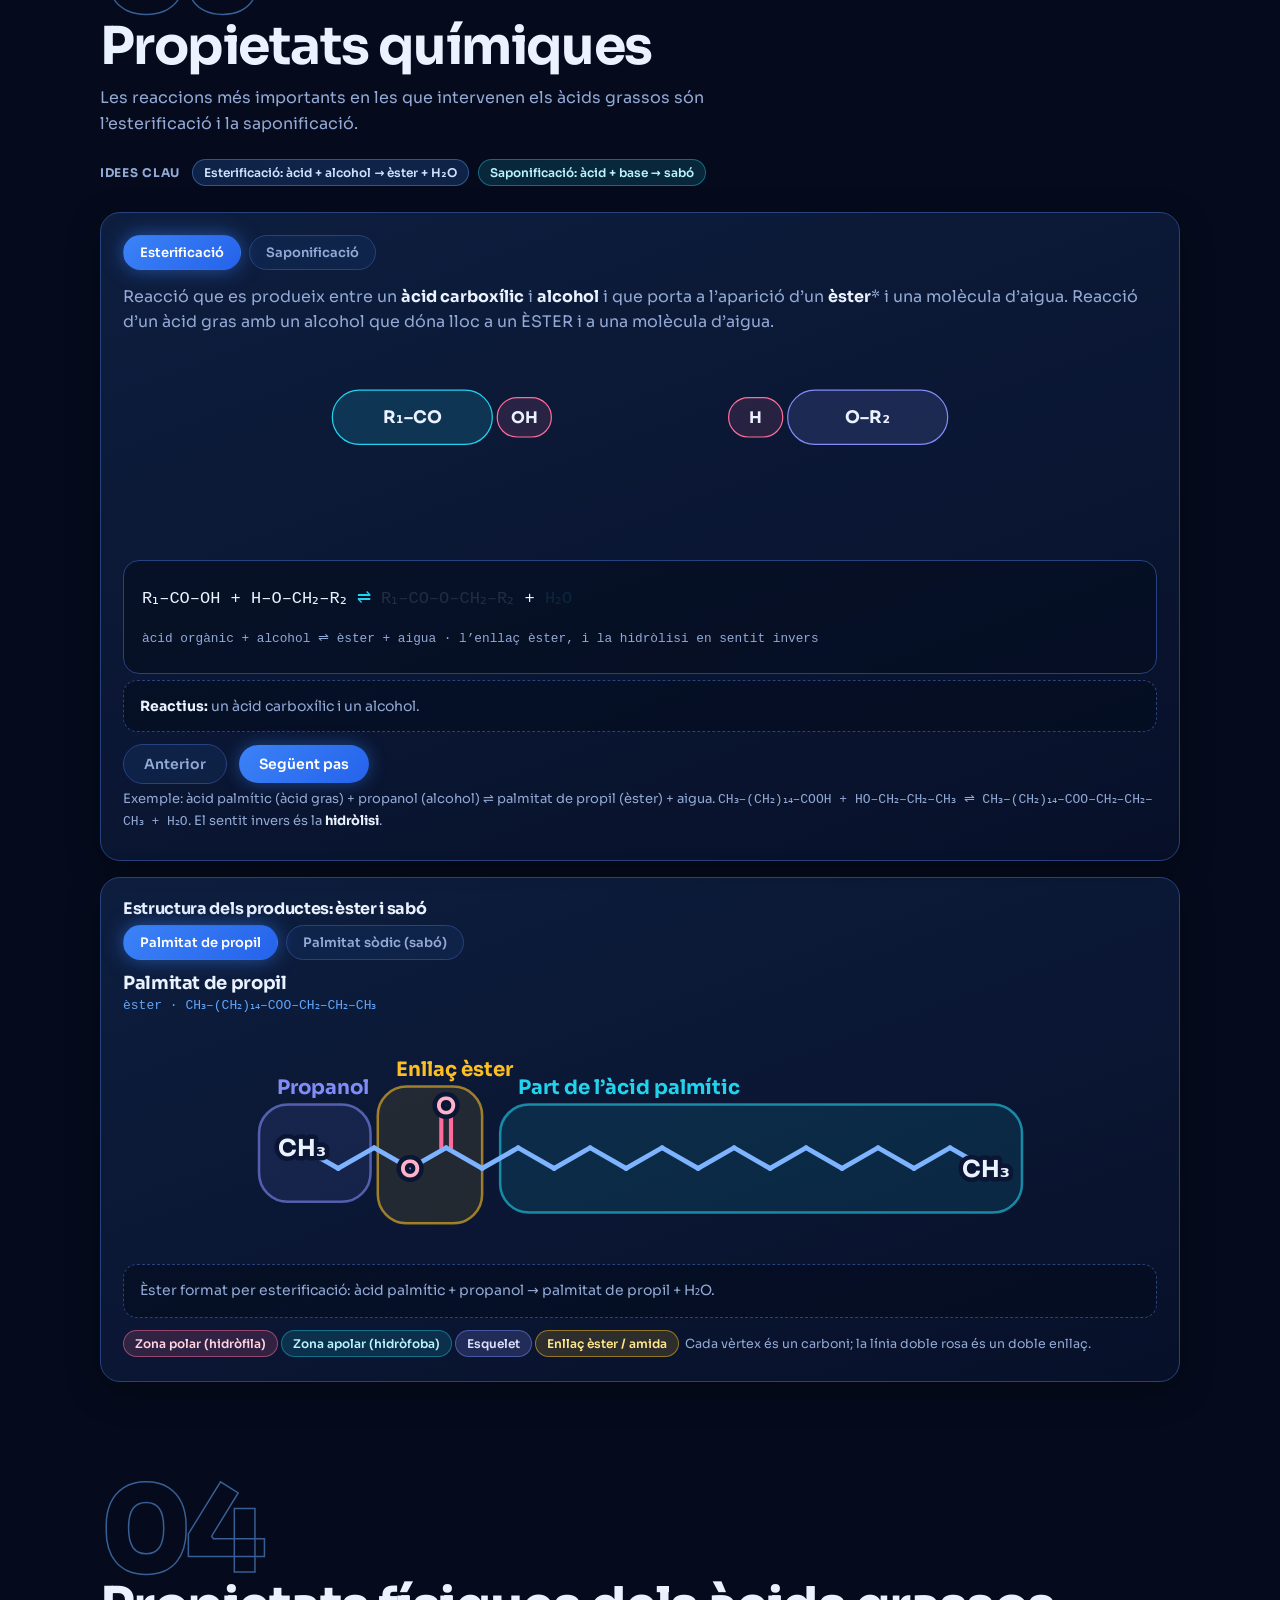
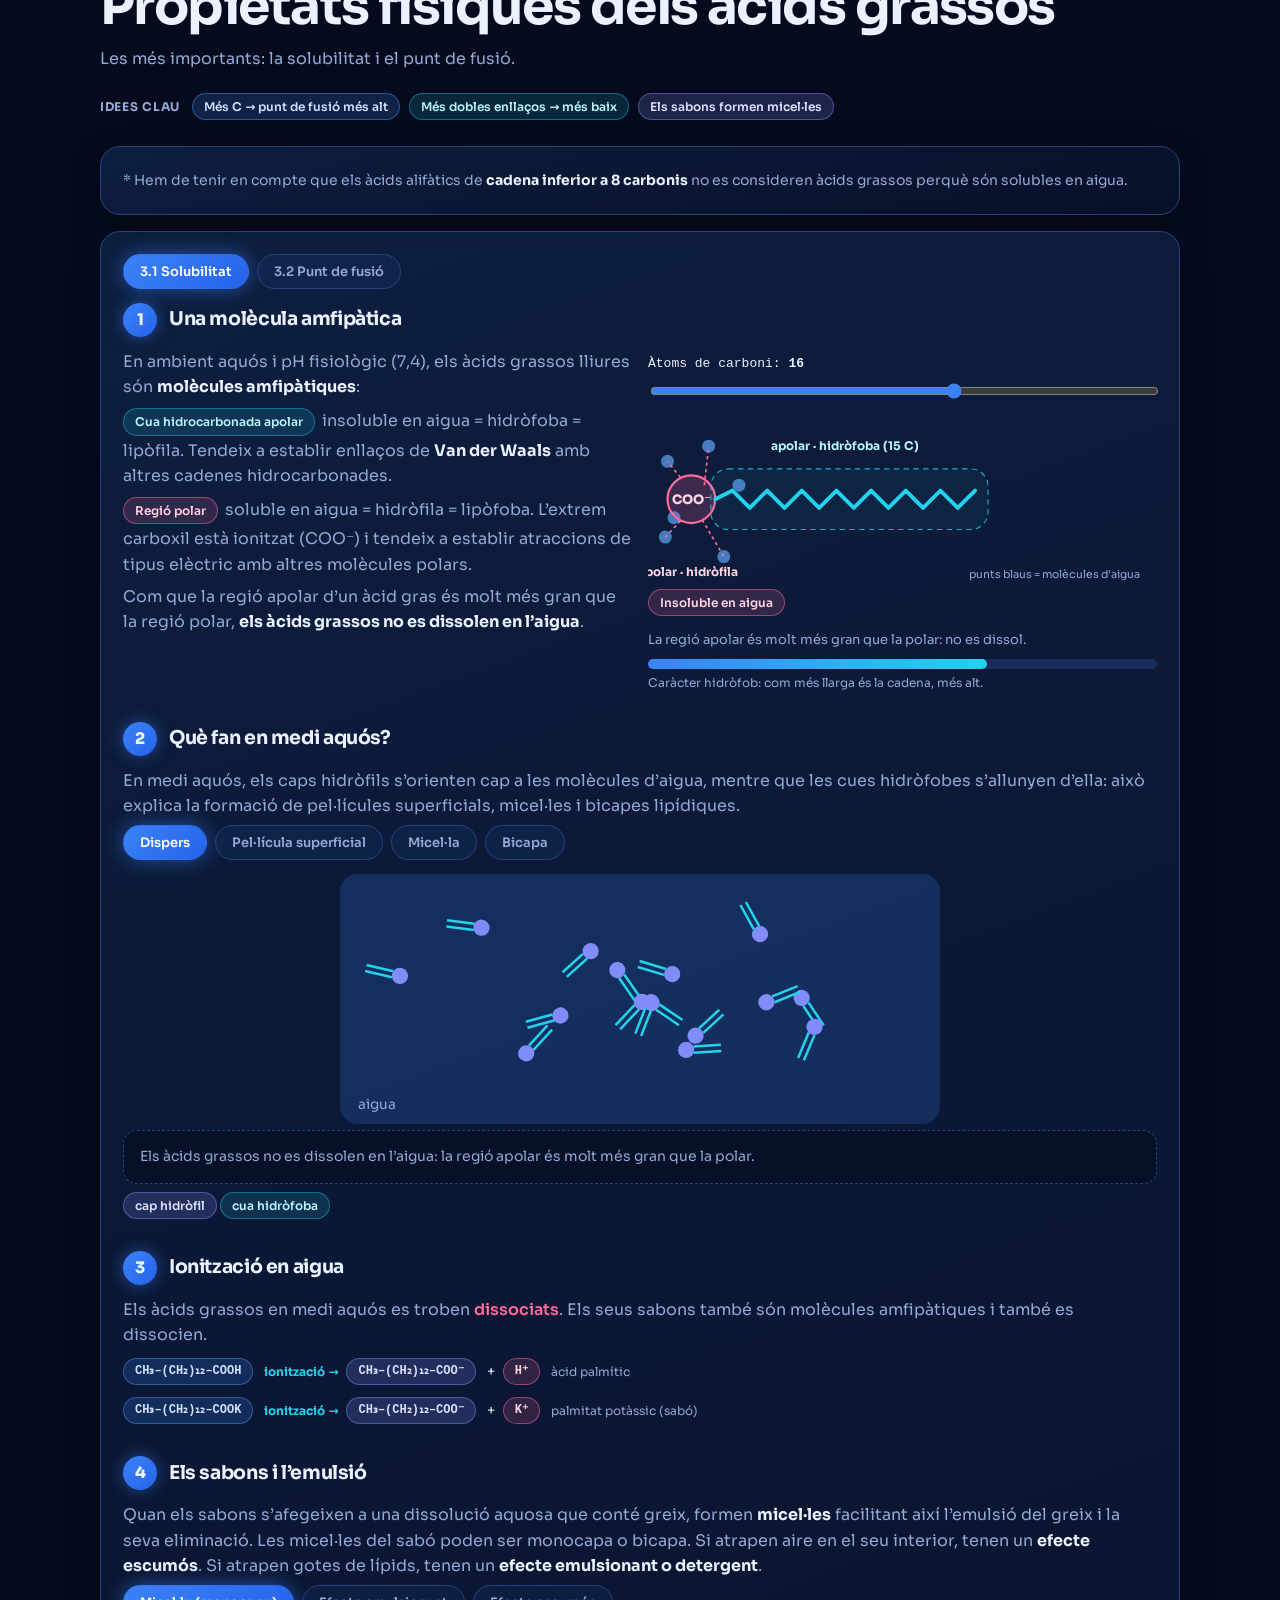
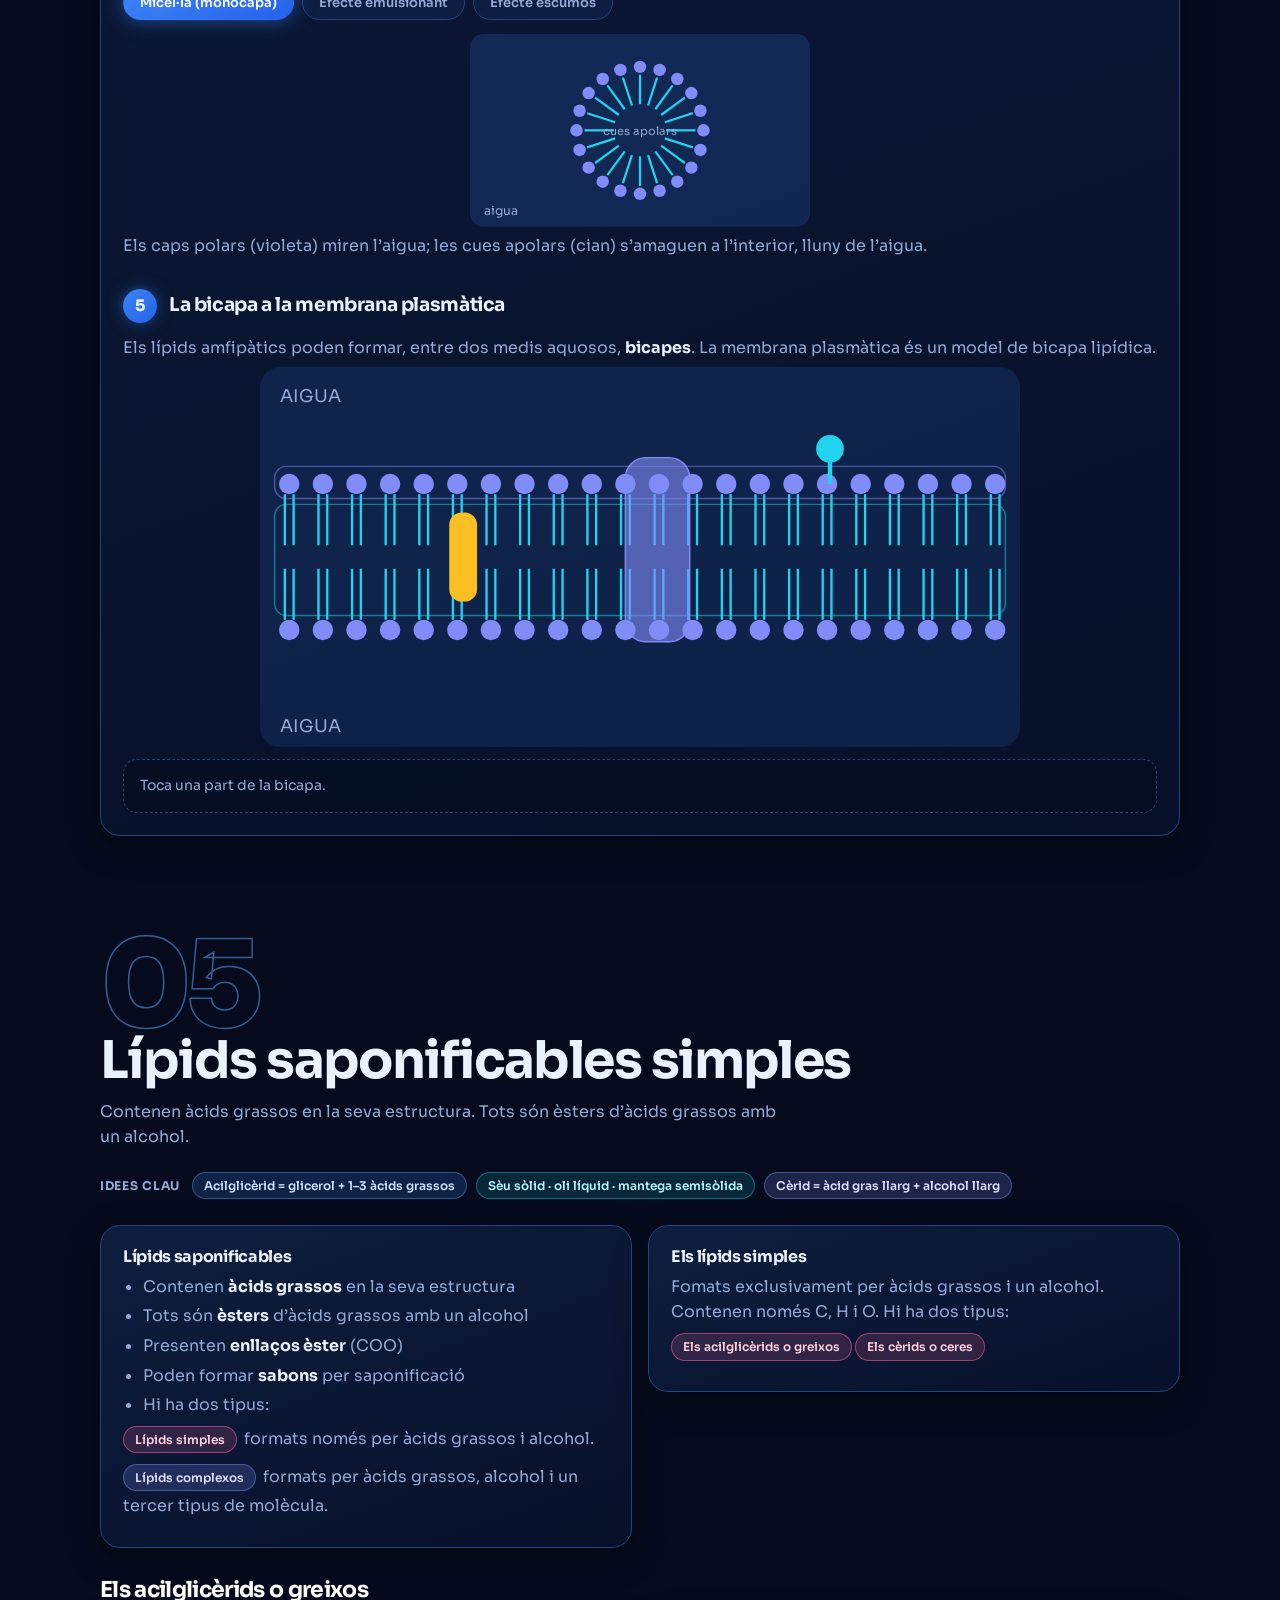
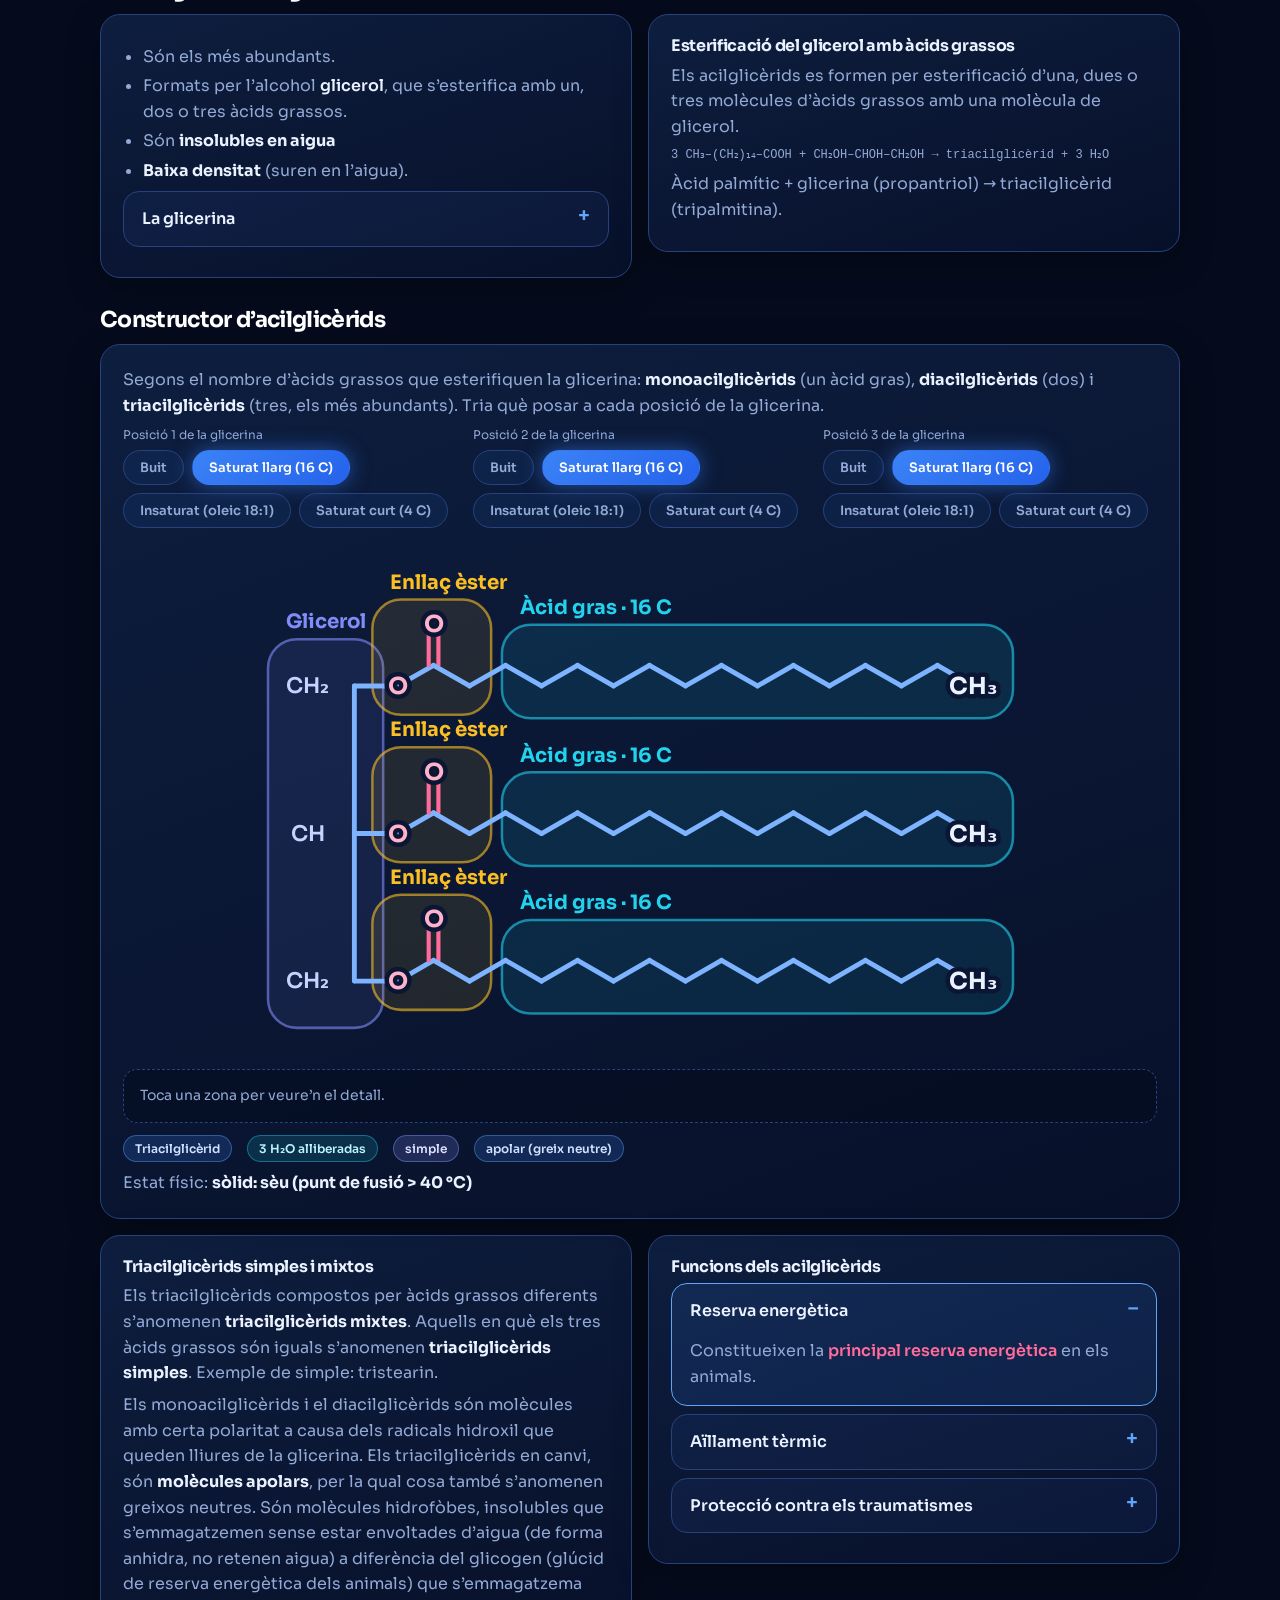
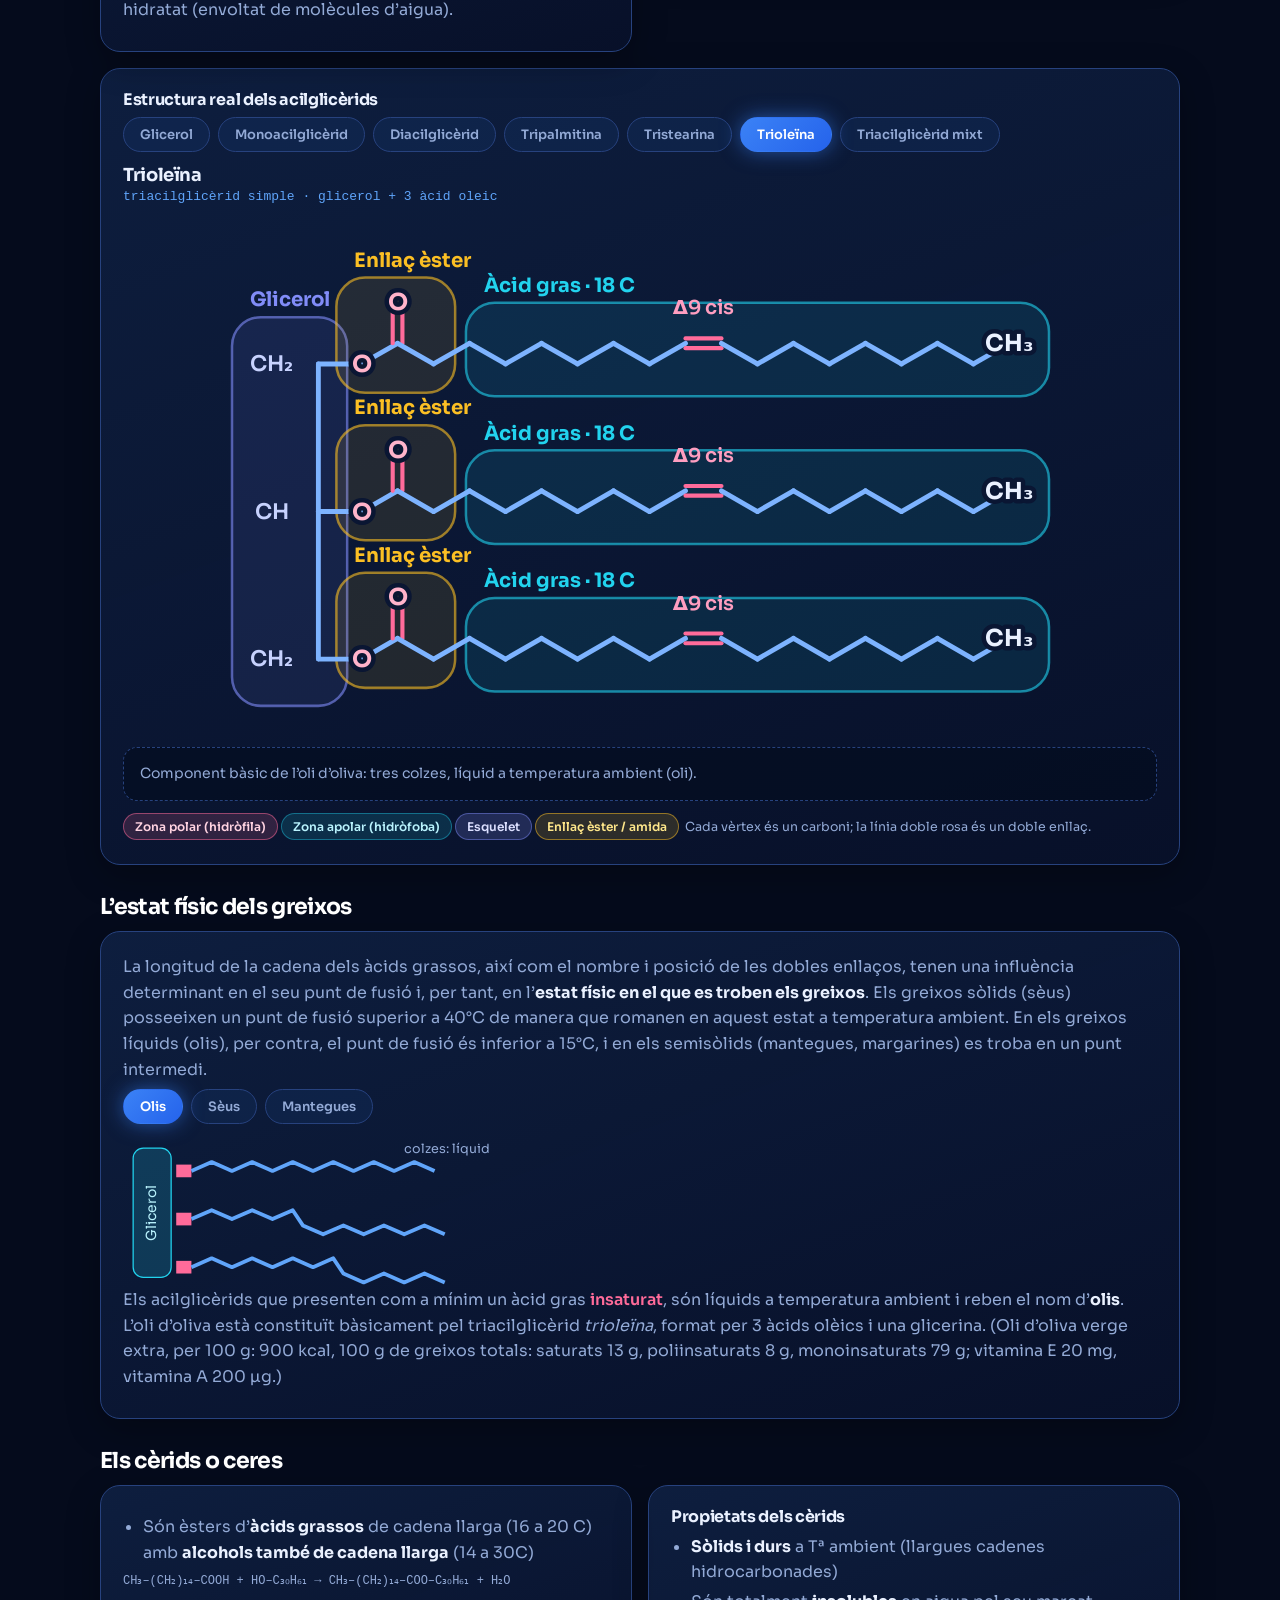
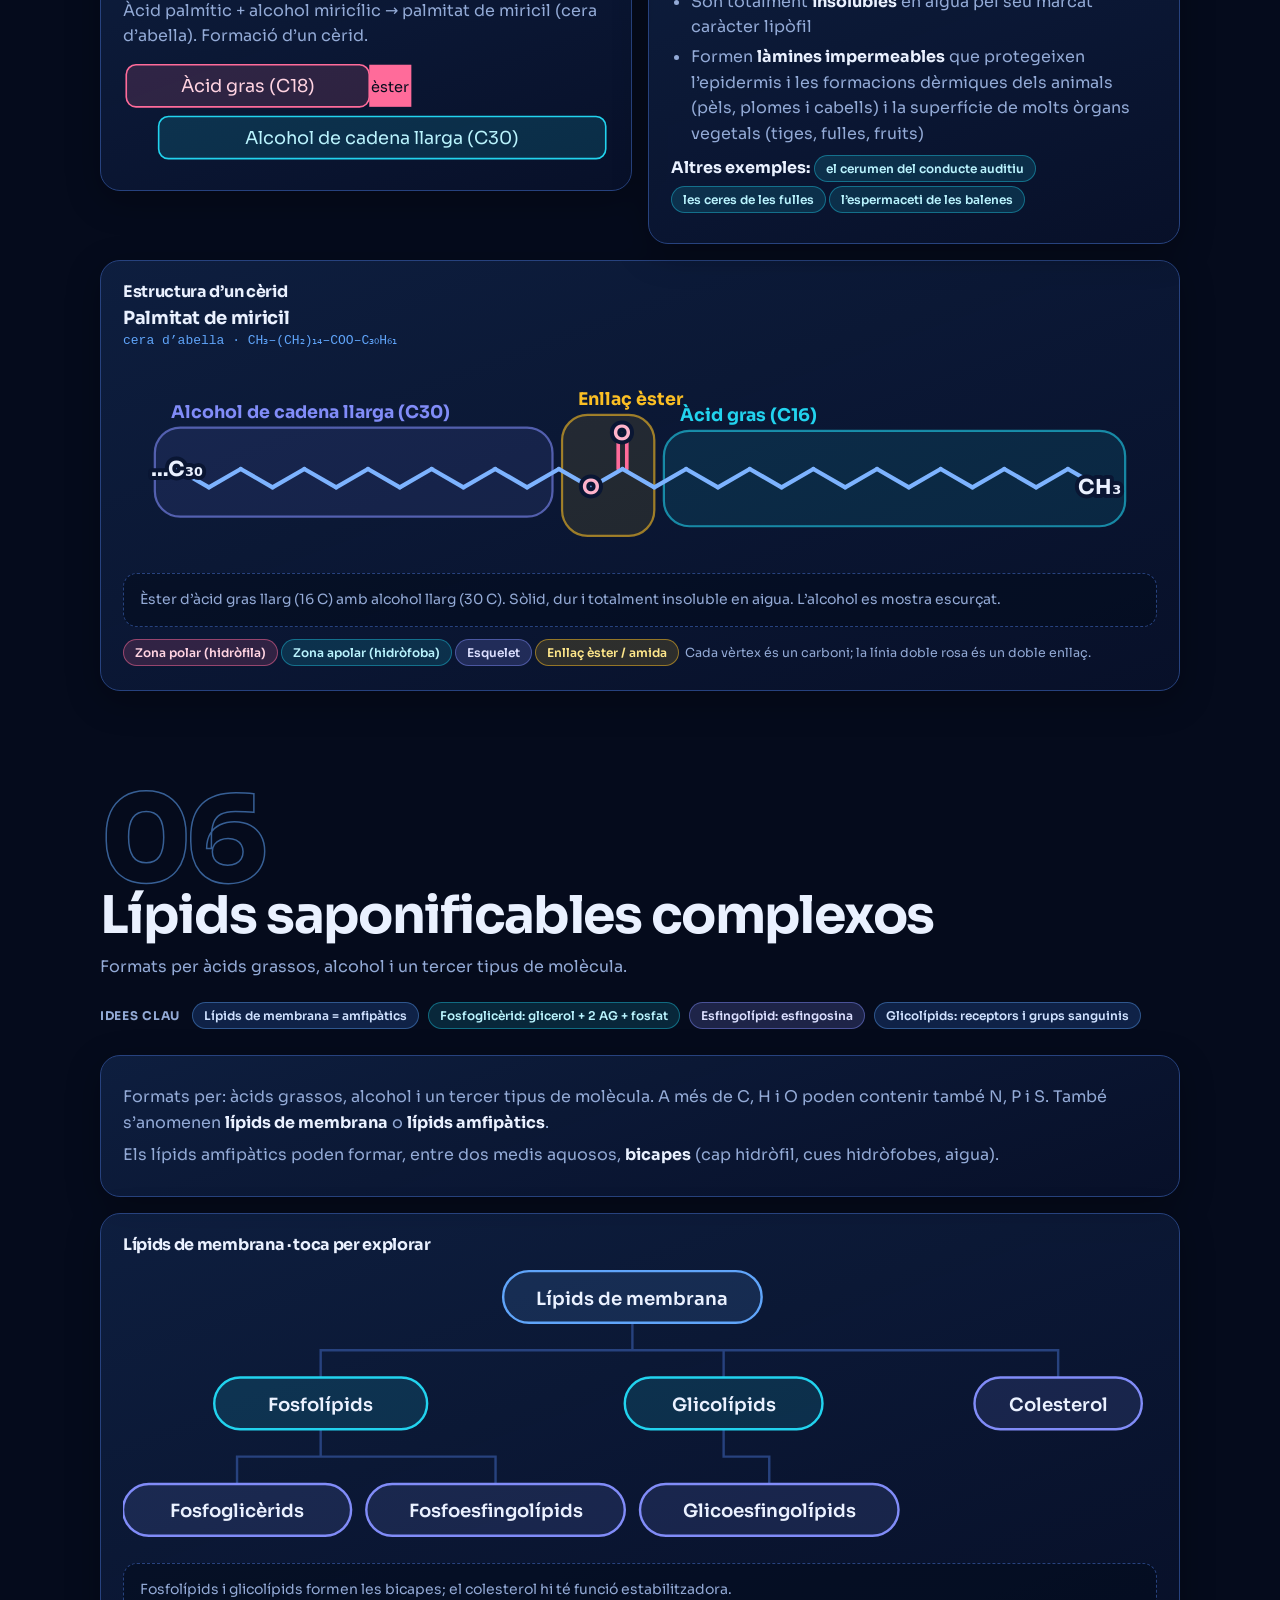
<file: Paginas/Els lípids.html>
<!DOCTYPE html>
<html lang="ca">

<head>
  <meta charset="utf-8">
  <meta name="viewport" content="width=device-width, initial-scale=1, viewport-fit=cover">
  <title>Els lípids</title>
  <link rel="preconnect" href="https://fonts.googleapis.com">
  <link rel="preconnect" href="https://fonts.gstatic.com" crossorigin>
  <link href="https://fonts.googleapis.com/css2?family=Sora:wght@300;400;600;700;800&display=swap" rel="stylesheet">
  <style>
    :root {
      --bg: #050b1c;
      --b1: #3b82f6;
      --b2: #60a5fa;
      --cy: #22d3ee;
      --vi: #818cf8;
      --pk: #ff6b9a;
      --tx: #eaf1ff;
      --tx2: #93aad6;
      --bd: #27427e;
      color-scheme: dark;
      box-sizing: border-box;
      padding-top: env(safe-area-inset-top, 0px);
      padding-bottom: env(safe-area-inset-bottom, 0px)
    }

    *,
    *:before,
    *:after {
      box-sizing: inherit
    }

    html {
      scroll-behavior: smooth;
      scroll-padding-top: calc(78px + env(safe-area-inset-top, 0px));
      height: 100%
    }

    body {
      margin: 0;
      min-height: 100%;
      background: var(--bg);
      color: var(--tx);
      font-family: Sora, system-ui, -apple-system, "Segoe UI", sans-serif;
      line-height: 1.6;
      overflow-x: hidden;
      -webkit-text-size-adjust: 100%
    }

    body:before {
      content: "";
      position: fixed;
      inset: 0;
      z-index: -1;
      background: radial-gradient(700px 500px at 90% -5%, rgba(59, 130, 246, .28), transparent 70%), linear-gradient(rgba(96, 165, 250, .05) 1px, transparent 1px) 0 0/48px 48px, linear-gradient(90deg, rgba(96, 165, 250, .05) 1px, transparent 1px) 0 0/48px 48px, var(--bg)
    }

    body:after {
      content: "";
      position: fixed;
      top: 0;
      left: 0;
      right: 0;
      height: env(safe-area-inset-top, 0px);
      background: rgba(5, 11, 28, .9);
      z-index: 60
    }

    .mono,
    .m {
      font-family: ui-monospace, "SF Mono", Menlo, Consolas, monospace
    }

    h1,
    h2,
    h3,
    h4 {
      letter-spacing: -.03em;
      line-height: 1.1;
      margin: 0
    }

    a {
      color: var(--b2)
    }

    .wrap {
      max-width: 1120px;
      margin: 0 auto;
      padding: 0 20px
    }

    section {
      padding: 72px 0 24px
    }

    nav {
      position: fixed;
      top: env(safe-area-inset-top, 0px);
      left: 0;
      right: 0;
      z-index: 50;
      background: rgba(7, 16, 40, .62);
      backdrop-filter: blur(16px);
      -webkit-backdrop-filter: blur(16px);
      border-bottom: 1px solid rgba(39, 66, 126, .7)
    }

    .nin {
      display: flex;
      align-items: center;
      gap: 14px;
      max-width: 1240px;
      margin: 0 auto;
      padding: 10px 16px
    }

    .brand {
      display: flex;
      align-items: center;
      gap: 8px;
      font-weight: 800;
      letter-spacing: -.03em;
      white-space: nowrap;
      color: var(--tx);
      text-decoration: none
    }

    .links {
      display: flex;
      gap: 6px;
      overflow-x: auto;
      scrollbar-width: none;
      flex: 1
    }

    .links::-webkit-scrollbar {
      display: none
    }

    .links a {
      white-space: nowrap;
      font-size: 13px;
      color: var(--tx2);
      text-decoration: none;
      padding: 6px 12px;
      border-radius: 999px;
      border: 1px solid transparent;
      transition: .2s
    }

    .links a:hover {
      color: var(--tx);
      border-color: var(--bd)
    }

    .links a.on {
      color: #fff;
      background: linear-gradient(135deg, #3b82f6, #2563eb);
      box-shadow: 0 0 18px rgba(59, 130, 246, .55)
    }

    #prog {
      position: absolute;
      left: 0;
      bottom: -1px;
      height: 2px;
      width: 0;
      background: linear-gradient(90deg, var(--b1), var(--cy))
    }

    .hero {
      padding: 130px 0 40px;
      display: grid;
      grid-template-columns: repeat(auto-fit, minmax(300px, 1fr));
      gap: 30px;
      align-items: center
    }

    .hero h1 {
      font-size: clamp(46px, 9vw, 92px);
      font-weight: 800;
      letter-spacing: -.05em;
      background: linear-gradient(120deg, #fff, #60a5fa 55%, #22d3ee);
      -webkit-background-clip: text;
      background-clip: text;
      color: transparent
    }

    .hero p {
      color: var(--tx2);
      font-size: 17px;
      max-width: 520px
    }

    .cnt {
      display: flex;
      flex-wrap: wrap;
      gap: 12px;
      margin-top: 22px
    }

    .cnt div {
      flex: 1 1 110px;
      padding: 14px 16px;
      border: 1px solid var(--bd);
      border-radius: 16px;
      background: rgba(59, 130, 246, .08)
    }

    .cnt b {
      display: block;
      font-size: 30px;
      letter-spacing: -.04em;
      color: var(--b2)
    }

    .cnt span {
      font-size: 12px;
      color: var(--tx2)
    }

    .float {
      animation: fl 6s ease-in-out infinite
    }

    .float.d2 {
      animation-duration: 8s;
      animation-delay: -2s
    }

    .float.d3 {
      animation-duration: 7s;
      animation-delay: -4s
    }

    @keyframes fl {
      50% {
        transform: translateY(-14px)
      }
    }

    .pulse {
      animation: pu 3s ease-in-out infinite;
      transform-origin: center;
      transform-box: fill-box
    }

    @keyframes pu {
      50% {
        transform: scale(1.08);
        opacity: .85
      }
    }

    .sh {
      margin-bottom: 26px
    }

    .num {
      font-size: clamp(64px, 12vw, 120px);
      font-weight: 800;
      letter-spacing: -.06em;
      line-height: .9;
      color: transparent;
      -webkit-text-stroke: 1.5px rgba(96, 165, 250, .55);
      display: block
    }

    .sh h2 {
      font-size: clamp(30px, 5.5vw, 52px);
      margin-top: -8px
    }

    .sh p {
      color: var(--tx2);
      max-width: 680px;
      margin: 10px 0 0
    }

    h3 {
      font-size: 22px;
      margin: 30px 0 12px;
      color: #fff
    }

    h4 {
      font-size: 16px;
      margin: 0 0 8px;
      letter-spacing: -.02em
    }

    .grid {
      display: grid;
      gap: 16px;
      grid-template-columns: repeat(auto-fit, minmax(min(100%, 300px), 1fr))
    }

    .grid.s {
      grid-template-columns: repeat(auto-fit, minmax(min(100%, 220px), 1fr))
    }

    .card {
      background: linear-gradient(160deg, rgba(59, 130, 246, .16), rgba(30, 58, 138, .12));
      border: 1px solid var(--bd);
      border-radius: 20px;
      padding: 22px;
      box-shadow: 0 10px 34px rgba(0, 0, 0, .28);
      transition: .25s;
      min-width: 0
    }

    .card:hover {
      border-color: var(--b2);
      transform: translateY(-3px);
      box-shadow: 0 14px 40px rgba(59, 130, 246, .2)
    }

    .card.flat:hover {
      transform: none
    }

    .card p {
      margin: .4em 0;
      color: var(--tx2)
    }

    .card p b,
    .card li b,
    b.k {
      color: var(--tx)
    }

    .card ul {
      margin: .4em 0;
      padding-left: 20px;
      color: var(--tx2)
    }

    .card li {
      margin: 4px 0
    }

    .chip {
      display: inline-block;
      font-size: 12px;
      font-weight: 600;
      padding: 3px 11px;
      border-radius: 999px;
      margin: 2px 3px 2px 0;
      border: 1px solid transparent
    }

    .cb {
      background: rgba(59, 130, 246, .2);
      color: #cfe1ff;
      border-color: rgba(96, 165, 250, .4)
    }

    .cc {
      background: rgba(34, 211, 238, .14);
      color: #b9f3fd;
      border-color: rgba(34, 211, 238, .4)
    }

    .cv {
      background: rgba(129, 140, 248, .2);
      color: #dcdfff;
      border-color: rgba(129, 140, 248, .45)
    }

    .cp {
      background: rgba(255, 107, 154, .16);
      color: #ffd3e1;
      border-color: rgba(255, 107, 154, .5)
    }

    .pk {
      color: var(--pk);
      font-weight: 600
    }

    .tabs {
      display: flex;
      flex-wrap: wrap;
      gap: 8px;
      margin-bottom: 14px
    }

    .pill {
      font: 600 13px Sora, system-ui, sans-serif;
      color: var(--tx2);
      background: rgba(59, 130, 246, .08);
      border: 1px solid var(--bd);
      border-radius: 999px;
      padding: 8px 16px;
      cursor: pointer;
      transition: .2s
    }

    .pill:hover {
      color: #fff;
      border-color: var(--b2)
    }

    .pill.on {
      color: #fff;
      border-color: transparent;
      background: linear-gradient(135deg, #3b82f6, #2563eb);
      box-shadow: 0 0 20px rgba(59, 130, 246, .55)
    }

    .panel {
      animation: fi .35s
    }

    @keyframes fi {
      from {
        opacity: 0;
        transform: translateY(6px)
      }
    }

    svg {
      max-width: 100%;
      height: auto;
      display: block
    }

    .hot {
      cursor: pointer;
      transition: .2s
    }

    .hot:hover,
    .hot.act {
      filter: drop-shadow(0 0 7px #60a5fa)
    }

    .hot.act rect,
    .hot.act circle,
    .hot.act ellipse,
    .hot.act polygon {
      stroke: var(--pk) !important;
      stroke-width: 2.5 !important
    }

    .info {
      margin-top: 12px;
      padding: 14px 16px;
      border-radius: 14px;
      border: 1px dashed var(--bd);
      background: rgba(5, 11, 28, .55);
      color: var(--tx2);
      font-size: 14px;
      min-height: 54px
    }

    .info b {
      color: #fff
    }

    details.acc {
      border: 1px solid var(--bd);
      border-radius: 16px;
      background: rgba(59, 130, 246, .07);
      margin: 8px 0;
      transition: .2s
    }

    details.acc[open] {
      border-color: var(--b2);
      background: rgba(59, 130, 246, .12)
    }

    details.acc summary {
      cursor: pointer;
      padding: 14px 18px;
      font-weight: 600;
      list-style: none;
      display: flex;
      justify-content: space-between;
      gap: 10px
    }

    details.acc summary::-webkit-details-marker {
      display: none
    }

    details.acc summary:after {
      content: "+";
      color: var(--b2);
      font-size: 20px;
      line-height: 1
    }

    details.acc[open] summary:after {
      content: "–"
    }

    details.acc>div {
      padding: 0 18px 16px;
      color: var(--tx2)
    }

    table {
      width: 100%;
      border-collapse: collapse;
      font-size: 14px
    }

    th,
    td {
      text-align: left;
      padding: 10px 12px;
      border-bottom: 1px solid rgba(39, 66, 126, .7);
      vertical-align: top
    }

    th {
      color: var(--b2);
      font-weight: 600;
      font-size: 12px;
      text-transform: uppercase;
      letter-spacing: .06em
    }

    td {
      color: var(--tx2)
    }

    tr.sel td {
      background: rgba(59, 130, 246, .18);
      color: #fff
    }

    tr[data-r] {
      cursor: pointer
    }

    .tw {
      overflow-x: auto
    }

    input[type=range] {
      width: 100%;
      accent-color: #3b82f6;
      height: 28px
    }

    .row {
      display: flex;
      flex-wrap: wrap;
      gap: 12px;
      align-items: center
    }

    .big {
      font-size: 34px;
      font-weight: 800;
      letter-spacing: -.04em;
      color: var(--b2)
    }

    .rx {
      padding: 18px;
      border: 1px solid var(--bd);
      border-radius: 16px;
      background: rgba(5, 11, 28, .55);
      font-size: clamp(12px, 3.4vw, 17px);
      line-height: 2.2;
      overflow-x: auto
    }

    .rx .prod,
    .rx .w {
      transition: .5s
    }

    .rx[data-s="0"] .prod,
    .rx[data-s="1"] .prod {
      opacity: .12
    }

    .rx[data-s="0"] .w,
    .rx[data-s="1"] .w {
      opacity: .12
    }

    .rx .a,
    .rx .b {
      transition: .4s
    }

    .rx:not([data-s="0"]) .a,
    .rx:not([data-s="0"]) .b {
      color: var(--pk);
      font-weight: 700
    }

    .rx[data-s="3"] .e {
      color: var(--cy);
      font-weight: 700;
      border-bottom: 2px solid var(--cy)
    }

    .rx .w {
      color: var(--cy)
    }

    .btn {
      font: 600 14px Sora, system-ui, sans-serif;
      color: #fff;
      border: 0;
      border-radius: 999px;
      padding: 10px 20px;
      cursor: pointer;
      background: linear-gradient(135deg, #3b82f6, #2563eb);
      box-shadow: 0 0 18px rgba(59, 130, 246, .45)
    }

    .btn.g {
      background: rgba(59, 130, 246, .1);
      box-shadow: none;
      border: 1px solid var(--bd);
      color: var(--tx2)
    }

    .rv {
      opacity: 0;
      transform: translateY(22px);
      transition: opacity .7s, transform .7s
    }

    .rv.in {
      opacity: 1;
      transform: none
    }

    .cls {
      display: grid;
      gap: 10px;
      grid-template-columns: repeat(auto-fit, minmax(min(100%, 190px), 1fr))
    }

    .item {
      padding: 9px 14px;
      border-radius: 12px;
      border: 1px solid var(--bd);
      background: rgba(59, 130, 246, .1);
      cursor: pointer;
      font-size: 14px;
      margin: 4px 4px 4px 0;
      display: inline-block;
      transition: .2s;
      color: var(--tx)
    }

    .item.sel {
      border-color: var(--b2);
      box-shadow: 0 0 16px rgba(96, 165, 250, .6)
    }

    .item.ok {
      background: rgba(34, 211, 238, .18);
      border-color: var(--cy);
      cursor: default
    }

    .item.no {
      border-color: var(--pk);
      animation: sh .4s
    }

    @keyframes sh {
      25% {
        transform: translateX(-5px)
      }

      75% {
        transform: translateX(5px)
      }
    }

    .bin {
      min-height: 78px;
      padding: 12px;
      border: 1px dashed var(--bd);
      border-radius: 16px;
      cursor: pointer;
      transition: .2s
    }

    .bin:hover {
      border-color: var(--b2);
      background: rgba(59, 130, 246, .1)
    }

    .bin h4 {
      color: var(--b2);
      font-size: 14px
    }

    .fc {
      perspective: 900px;
      height: 190px;
      cursor: pointer
    }

    .fci {
      position: relative;
      width: 100%;
      height: 100%;
      transition: transform .6s;
      transform-style: preserve-3d
    }

    .fc.fl .fci {
      transform: rotateY(180deg)
    }

    .fcf,
    .fcb {
      position: absolute;
      inset: 0;
      backface-visibility: hidden;
      -webkit-backface-visibility: hidden;
      border-radius: 20px;
      border: 1px solid var(--bd);
      padding: 18px;
      display: flex;
      align-items: center;
      justify-content: center;
      text-align: center;
      background: linear-gradient(160deg, rgba(59, 130, 246, .2), rgba(30, 58, 138, .2));
      overflow: auto
    }

    .fcf {
      font-weight: 700;
      font-size: 18px
    }

    .fcb {
      transform: rotateY(180deg);
      font-size: 14px;
      color: var(--tx2);
      background: linear-gradient(160deg, rgba(129, 140, 248, .25), rgba(30, 58, 138, .25))
    }

    .opt {
      display: block;
      width: 100%;
      text-align: left;
      font: 500 15px Sora, system-ui, sans-serif;
      color: var(--tx);
      padding: 13px 16px;
      margin: 8px 0;
      border-radius: 14px;
      border: 1px solid var(--bd);
      background: rgba(59, 130, 246, .08);
      cursor: pointer;
      transition: .2s
    }

    .opt:hover:not(:disabled) {
      border-color: var(--b2)
    }

    .opt.ok {
      border-color: var(--cy);
      background: rgba(34, 211, 238, .18)
    }

    .opt.bad {
      border-color: var(--pk);
      background: rgba(255, 107, 154, .16)
    }

    .srch {
      width: 100%;
      padding: 14px 20px;
      border-radius: 999px;
      border: 1px solid var(--bd);
      background: rgba(5, 11, 28, .7);
      color: var(--tx);
      font: 500 15px Sora, system-ui, sans-serif;
      margin-bottom: 14px;
      outline: none
    }

    .srch:focus {
      border-color: var(--b2);
      box-shadow: 0 0 18px rgba(59, 130, 246, .4)
    }

    .bar {
      height: 14px;
      border-radius: 99px;
      background: linear-gradient(90deg, var(--b1), var(--cy));
      transition: width .5s
    }

    footer {
      padding: 50px 20px;
      text-align: center;
      color: var(--tx2);
      font-size: 13px
    }

    @media(max-width:600px) {
      section {
        padding-top: 56px
      }

      .brand span {
        display: none
      }

      .card {
        padding: 16px
      }
    }

    @media(prefers-reduced-motion:reduce) {
      * {
        animation: none !important;
        transition: none !important
      }
    }

    svg text {
      font-family: Sora, system-ui, sans-serif
    }

    .hs svg text {
      pointer-events: none
    }

    .grid {
      align-items: start
    }

    .grid>* {
      min-width: 0
    }

    .tw table {
      min-width: 520px
    }

    #gl {
      align-items: stretch
    }

    .rxs g {
      transition: transform .8s, opacity .8s;
      transform-box: fill-box
    }

    .rxs .w,
    .rxs .bond,
    .rxs .bl {
      opacity: 0
    }

    .rxs:not([data-s="0"]) .oh rect,
    .rxs:not([data-s="0"]) .h rect {
      fill: rgba(255, 107, 154, .4)
    }

    .rxs[data-s="2"] .oh,
    .rxs[data-s="3"] .oh {
      transform: translate(72px, 70px)
    }

    .rxs[data-s="2"] .h,
    .rxs[data-s="3"] .h {
      transform: translate(-72px, 70px)
    }

    .rxs[data-s="2"] .w,
    .rxs[data-s="3"] .w {
      opacity: 1
    }

    .rxs[data-s="3"] .a {
      transform: translateX(115px)
    }

    .rxs[data-s="3"] .b {
      transform: translateX(-115px)
    }

    .rxs[data-s="3"] .bond,
    .rxs[data-s="3"] .bl {
      opacity: 1
    }

    @keyframes jit {
      25% {
        transform: translate(-6px, 4px)
      }

      50% {
        transform: translate(7px, -6px)
      }

      75% {
        transform: translate(4px, 6px)
      }
    }

    .jt circle {
      transform-box: fill-box;
      transform-origin: center
    }

    @keyframes drift {
      50% {
        transform: translateX(10px)
      }
    }

    @keyframes hit {

      0%,
      100% {
        transform: translateX(0)
      }

      50% {
        transform: translateX(-30px)
      }
    }

    @keyframes fall {
      0% {
        transform: translate(0, 0);
        opacity: 0
      }

      15% {
        opacity: 1
      }

      100% {
        transform: translate(26px, 70px);
        opacity: 0
      }
    }

    @keyframes heat {

      0%,
      100% {
        transform: translateX(0);
        opacity: 1
      }

      50% {
        transform: translateX(-16px);
        opacity: .35
      }
    }

    .tps g {
      transition: transform .9s, opacity .9s;
      transform-box: fill-box
    }

    .tps .bile {
      transform: translate(-110px, -90px);
      opacity: 0
    }

    .tps .mic,
    .tps .cellglow {
      opacity: 0
    }

    .tps[data-s="1"] .bile,
    .tps[data-s="2"] .bile,
    .tps[data-s="3"] .bile {
      transform: none;
      opacity: 1
    }

    .tps[data-s="2"] .dropg,
    .tps[data-s="3"] .dropg {
      opacity: 0
    }

    .tps[data-s="2"] .mic {
      opacity: 1
    }

    .tps[data-s="3"] .mic {
      opacity: 1;
      transform: translateX(170px)
    }

    .tps[data-s="3"] .cellglow {
      opacity: 1
    }

    .tps[data-s="3"] .bile {
      transform: translateX(0);
      opacity: .0
    }

    .enzs .vit,
    .enzs .sub,
    .enzs .prod {
      transition: transform .8s, opacity .8s;
      transform-box: fill-box
    }

    .enzs .prod {
      opacity: 0
    }

    .enzs[data-on="1"] .vit {
      transform: translate(-92px, 52px)
    }

    .enzs[data-on="1"] .sub {
      opacity: 0;
      transform: translate(-90px, 0)
    }

    .enzs[data-on="1"] .prod {
      opacity: 1
    }

    .enzs[data-on="1"] .enz {
      fill: rgba(34, 211, 238, .35);
      stroke: #22d3ee
    }

    .hot:focus-visible {
      outline: 2px solid #60a5fa;
      outline-offset: 3px;
      border-radius: 8px
    }

    .pill:focus-visible,
    .btn:focus-visible,
    .opt:focus-visible,
    .item:focus-visible,
    .bin:focus-visible,
    summary:focus-visible,
    .links a:focus-visible {
      outline: 2px solid #60a5fa;
      outline-offset: 2px
    }

    #up {
      position: fixed;
      right: calc(16px + env(safe-area-inset-right, 0px));
      bottom: calc(16px + env(safe-area-inset-bottom, 0px));
      z-index: 55;
      width: 46px;
      height: 46px;
      border-radius: 50%;
      border: 1px solid var(--bd);
      background: rgba(7, 16, 40, .7);
      backdrop-filter: blur(12px);
      -webkit-backdrop-filter: blur(12px);
      color: #fff;
      cursor: pointer;
      display: grid;
      place-items: center;
      opacity: 0;
      pointer-events: none;
      transition: .3s;
      box-shadow: 0 6px 24px rgba(0, 0, 0, .4)
    }

    #up.on {
      opacity: 1;
      pointer-events: auto
    }

    #up:hover {
      border-color: var(--b2);
      box-shadow: 0 0 20px rgba(59, 130, 246, .5)
    }

    .kp {
      display: flex;
      flex-wrap: wrap;
      gap: 6px;
      align-items: center;
      margin: -6px 0 24px
    }

    .kp b {
      font-size: 12px;
      color: var(--tx2);
      letter-spacing: .06em;
      text-transform: uppercase;
      margin-right: 6px
    }

    .ess {
      display: grid;
      gap: 12px;
      grid-template-columns: repeat(auto-fit, minmax(min(100%, 230px), 1fr));
      margin-top: 12px
    }

    .ess>div {
      border: 1px solid var(--bd);
      border-radius: 16px;
      padding: 10px 14px;
      background: rgba(5, 11, 28, .4)
    }

    .stp {
      display: flex;
      align-items: center;
      gap: 12px;
      margin: 30px 0 12px
    }

    .stp:first-child {
      margin-top: 4px
    }

    .stp .n {
      flex: none;
      width: 34px;
      height: 34px;
      border-radius: 50%;
      display: grid;
      place-items: center;
      background: linear-gradient(135deg, #3b82f6, #2563eb);
      font-weight: 800;
      box-shadow: 0 0 16px rgba(59, 130, 246, .5)
    }

    .stp h4 {
      font-size: 19px;
      margin: 0
    }

    .am {
      transition: transform 1.4s cubic-bezier(.4, .1, .2, 1)
    }

    .air {
      transition: opacity .8s
    }

    .eq {
      display: flex;
      flex-wrap: wrap;
      gap: 8px;
      align-items: center;
      margin: 8px 0;
      font-size: 14px
    }

    .eq .arr {
      color: var(--cy);
      font-size: 12px;
      font-weight: 700
    }

    .rule {
      display: flex;
      gap: 14px;
      align-items: center
    }

    .rule svg {
      flex: none
    }

    .flow {
      display: flex;
      flex-wrap: wrap;
      gap: 6px;
      align-items: center
    }

    .flow i {
      color: var(--tx2);
      font-style: normal
    }

    .cmpx {
      display: grid;
      gap: 12px;
      grid-template-columns: repeat(auto-fit, minmax(min(100%, 260px), 1fr))
    }
  </style>
</head>

<body>
  <nav>
    <div class="nin">
      <a class="brand" href="#top"><svg width="26" height="26" viewBox="0 0 26 26">
          <polygon points="13,1.5 23,7.2 23,18.8 13,24.5 3,18.8 3,7.2" fill="none" stroke="#60a5fa"
            stroke-width="1.8" />
          <circle cx="13" cy="13" r="3.4" fill="#22d3ee" />
        </svg><span>Lípids</span></a>
      <div class="links" id="links"></div>
    </div>
    <div id="prog"></div>
  </nav>

  <main id="top" class="wrap">
    <div class="hero">
      <div>
        <h1>Els lípids</h1>
        <p>Grup de biomolècules orgàniques molt heterogeni: classificació, àcids grassos, lípids saponificables i
          insaponificables, i les seves funcions. Toca, mou i explora.</p>
        <div class="cnt">
          <div><b data-c="9.3" data-d="1">0</b><span>kcal/g dels lípids</span></div>
          <div><b data-c="2">0</b><span>grups principals</span></div>
          <div><b data-c="3">0</b><span>tipus d’insaponificables</span></div>
          <div><b data-c="6">0</b><span>funcions</span></div>
        </div>
      </div>
      <svg viewBox="0 0 400 340" aria-hidden="true">
        <defs>
          <linearGradient id="hg" x1="0" y1="0" x2="1" y2="1">
            <stop offset="0" stop-color="#3b82f6" />
            <stop offset="1" stop-color="#22d3ee" />
          </linearGradient>
        </defs>
        <g class="pulse">
          <polygon points="200,60 270,100 270,180 200,220 130,180 130,100" fill="rgba(59,130,246,.14)" stroke="url(#hg)"
            stroke-width="3" />
          <polygon points="200,92 242,116 242,164 200,188 158,164 158,116" fill="none" stroke="#818cf8"
            stroke-width="1.6" stroke-dasharray="4 5" />
          <circle cx="200" cy="140" r="12" fill="#22d3ee" />
        </g>
        <g class="float">
          <polygon points="70,60 96,75 96,105 70,120 44,105 44,75" fill="rgba(129,140,248,.2)" stroke="#818cf8"
            stroke-width="2" />
        </g>
        <g class="float d2">
          <polygon points="330,230 352,243 352,269 330,282 308,269 308,243" fill="rgba(34,211,238,.15)" stroke="#22d3ee"
            stroke-width="2" />
          <circle cx="330" cy="256" r="5" fill="#ff6b9a" />
        </g>
        <g class="float d3">
          <path d="M60 260 l20 -14 l20 14 l20 -14 l20 14 l20 -14" fill="none" stroke="#60a5fa" stroke-width="3"
            stroke-linecap="round" />
          <circle cx="60" cy="260" r="6" fill="#ff6b9a" />
        </g>

      </svg>
    </div>

    <div class="card flat rv" style="margin-top:20px">
      <h4>Mapa conceptual · toca un node</h4>
      <div id="map"></div>
    </div>

    <!-- 01 -->
    <section id="s1">
      <div class="sh rv"><span class="num">01</span>
        <h2>Què són els lípids?</h2>
        <p>Un grup molt heterogeni de biomolècules orgàniques, constituïdes bàsicament per C i H.</p>
      </div>
      <div class="grid">
        <div class="card rv">
          <h4>Composició</h4><svg viewBox="0 0 250 70" style="margin:6px 0 10px">
            <g class="pulse">
              <circle cx="28" cy="34" r="25" fill="rgba(59,130,246,.3)" stroke="#60a5fa" stroke-width="2" /><text x="28"
                y="40" text-anchor="middle" fill="#fff" font-weight="800" font-size="18">C</text>
            </g>
            <g class="pulse" style="animation-delay:-1s">
              <circle cx="82" cy="34" r="21" fill="rgba(34,211,238,.25)" stroke="#22d3ee" stroke-width="2" /><text
                x="82" y="40" text-anchor="middle" fill="#fff" font-weight="800" font-size="18">H</text>
            </g>
            <circle cx="122" cy="34" r="11" fill="rgba(255,107,154,.25)" stroke="#ff6b9a" stroke-width="2" /><text
              x="122" y="38" text-anchor="middle" fill="#fff" font-weight="700" font-size="11">O</text>
            <g fill="rgba(129,140,248,.25)" stroke="#818cf8" stroke-width="1.5">
              <circle cx="156" cy="34" r="9" />
              <circle cx="182" cy="34" r="9" />
              <circle cx="208" cy="34" r="9" />
            </g>
            <g fill="#eaf1ff" font-size="10" font-weight="700" text-anchor="middle"><text x="156" y="38">P</text><text
                x="182" y="38">N</text><text x="208" y="38">S</text></g>
          </svg>
          <ul>
            <li>Grup de biomolècules orgàniques <b>molt heterogeni</b></li>
            <li>Constituïts bàsicament per <b>C i H</b></li>
            <li>També presenten <b>O</b> però en proporcions molt baixes</li>
            <li>Alguns contenen <b>P, N i S</b></li>
          </ul>
        </div>
        <div class="card rv">
          <h4>Energia</h4>
          <p>Poden oxidar-se més: en ser metabolitzats donaran més quantitat d’energia (<b>9,3 Kcal/g</b> en comptes de
            <b>4,1 Kcal/g</b> dels glúcids i proteïnes).
          </p>
          <div id="e1"></div>
        </div>
        <div class="card rv">
          <h4>Solubilitat</h4>
          <p><span class="chip cp">Insolubles</span> en aigua i altres dissolvents polars.</p>
          <p><span class="chip cc">Solubles</span> en dissolvents <b>no polars</b> (orgànics): èter, benzè, acetona,
            metanol, aiguarràs...</p>
          <svg viewBox="0 0 300 130">
            <g stroke="#93aad6" stroke-width="2" fill="none">
              <path d="M20 20 V105 Q20 112 28 112 H112 Q120 112 120 105 V20" />
              <path d="M180 20 V105 Q180 112 188 112 H272 Q280 112 280 105 V20" />
            </g>
            <rect x="22" y="60" width="96" height="50" rx="5" fill="rgba(59,130,246,.4)" />
            <rect x="22" y="40" width="96" height="20" fill="rgba(251,191,36,.55)" />
            <rect x="182" y="40" width="96" height="70" rx="5" fill="rgba(251,191,36,.28)" />
            <g fill="#fbbf24">
              <circle cx="205" cy="70" r="4" />
              <circle cx="235" cy="85" r="5" />
              <circle cx="255" cy="64" r="4" />
              <circle cx="222" cy="98" r="4" />
            </g><text x="70" y="127" fill="#93aad6" font-size="10" text-anchor="middle">aigua · no es dissol</text><text
              x="230" y="127" fill="#93aad6" font-size="10" text-anchor="middle">èter, benzè · es dissol</text>
          </svg>
        </div>
      </div>
      <h3 class="rv">Classificació dels lípids</h3>
      <p class="rv" style="color:var(--tx2)">Es classifiquen en dos grups: els lípids <b class="k">saponificables</b>
        (contenen àcids grassos*) i els lípids <b class="k">no</b> saponificables (no contenen àcids grassos). <span
          style="font-size:13px"><span class="pk">*</span>Àcid gras: ho veurem a continuació.</span></p>
      <div class="card flat rv" id="cls"></div>
    </section>

    <!-- 02 -->
    <section id="s2">
      <div class="sh rv"><span class="num">02</span>
        <h2>Els àcids grassos (aagg)</h2>
        <p>Molècules formades per una llarga cadena hidrocarbonada amb un nombre parell d’àtoms de carboni.</p>
      </div>
      <div class="grid">
        <div class="card rv">
          <p>Els àcids grassos són molècules formades per una <b>llarga cadena hidrocarbonada</b> amb un nombre parell
            d’àtoms de carboni. Tenen en un <b>extrem</b> de la cadena un <b>grup carboxil</b> (-COOH).</p>
          <p>Poc abundants en estat lliure, s’obtenen a partir de la <b>hidròlisi dels greixos</b>.</p>
        </div>
        <div class="card rv">
          <h4>Estructura d’un àcid gras · toca les zones</h4>
          <div id="faS"></div>
        </div>
      </div>

      <h3 class="rv">Classificació dels àcids grassos</h3>
      <div class="card flat rv">
        <p style="margin-top:0;color:var(--tx2)"><b class="k">Àcids grassos saturats:</b> sense dobles enllaços en les
          seves cadenes. <b class="k">Àcids grassos insaturats:</b> amb un o més dobles enllaços en les seves cadenes.
          Tria un àcid gras per veure’n la fórmula estructural.</p>
        <div id="mvFA"></div>
      </div>

      <div class="grid" style="margin-top:16px">
        <div class="card rv">
          <h4><span class="chip cb">Saturats</span></h4>
          <p>Només tenen <b>enllaços simples</b> entre els àtoms de carboni de la cadena hidrocarbonada. Per això, les
            cadenes hidrocarbonades són <b>rectilínies</b>, és a dir, <b>cadenes lineals (alifàtiques)</b>. Exemples:
            àcid palmític (16C), àcid esteàric (18C). Fórmula general: <span class="mono">CH₃—(CH₂)ₙ—COOH</span></p>
        </div>
        <div class="card rv">
          <h4><span class="chip cp">Insaturats</span></h4>
          <p>Tenen un o més <b>enllaços dobles</b> entre els àtoms de carboni. Per això <b>no</b> són
            <b>rectilínies</b>, sinó que presenten <b>colzes</b> on hi ha els dobles enllaços. A temperatura ambient
            solen trobar-se en <b>estat líquid</b>.
          </p>
          <p>Segons el <b>nombre de dobles enllaços</b> o insaturacions: <b>monoinsaturats</b> (un únic doble enllaç
            entre carbonis, ex. àcid oleic) i <b>poliinsaturats</b> (més d’un doble enllaç, ex. àcid linoleic).</p>
        </div>
      </div>
      <h3 class="rv">Nomenclatura</h3>
      <div class="grid">
        <div class="card rv">
          <h4>Aagg saturats</h4>
          <p>El nombre d’àtoms de carboni de les seves molècules sol ser parell i està entre 12 i 20. Per exemple,
            l’àcid <b>esteàric</b> i l’àcid <b>palmític</b>.</p>
          <details class="acc">
            <summary>Formes de representar l’àcid esteàric</summary>
            <div>
              <p><b>Desenvolupada:</b> <span class="mono">CH₃–CH₂–CH₂–…–CH₂–COOH</span></p>
              <p><b>Abreujada:</b> <span class="mono">CH₃–(CH₂)₁₆–COOH</span></p>
              <p><b>Angles de 110°:</b> es visualitzen els angles; <b>simplificat</b> sense els CH₂ (línia en zig-zag);
                <b>model compacte</b> amb boles de diferents colors (carboni, oxigen, hidrogen).
              </p>
            </div>
          </details>
        </div>
        <div class="card rv">
          <h4>Aagg insaturats</h4>
          <p>Els que tenen un o més enllaços dobles entre els carbonis de la cadena. Per això les seves molècules no són
            rectilínies sinó que presenten colzes. Si tenen un únic enllaç doble s’anomenen <b>monoinsaturats</b>, per
            exemple l’<b>àcid oleic</b>, i si en tenen més es diuen <b>poliinsaturats</b>, per exemple l’<b>àcid
              linoleic</b>.</p>
          <p class="mono" style="font-size:13px"><b class="k">Oleic (C18:1⁹)</b><br>CH₃-(CH₂)₇-CH=CH-(CH₂)₇-COOH<br><b
              class="k">Linoleic (C18:2⁹˒¹²)</b><br>CH₃-(CH₂)₄-CH=CH-CH₂-CH=CH-(CH₂)₇-COOH</p>
        </div>
      </div>
      <div class="card rv" style="margin-top:16px">
        <h4>Els àcids grassos essencials</h4>
        <p>Els mamífers només podem sintetitzar àcids grassos <b>saturats i monoinsaturats</b> a partir d’altres
          molècules precursores. En canvi, som incapaços de sintetitzar àcids grassos que tenen dos o més dobles
          enllaços a la molècula, és a dir, insaturats. Als vegetals sí són abundants els poliinsaturats.</p>
        <p><b>Àcids grassos essencials</b> són els que no podem sintetitzar però ens són imprescindibles per a la vida,
          per això s’han d’obtenir a partir de la dieta. Exemple: l’àcid linoleic, abundant a l’oli de lli (llavors de
          lli).</p>
        <div class="ess" id="ess"></div>
      </div>

      <h3 class="rv">Per saber-ne més… cis i trans</h3>
      <div class="card flat rv">
        <div id="ct"></div>
      </div>

      <h3 class="rv">L’àcid gras: molècula amfipàtica</h3>
      <div class="grid">
        <div class="card rv">
          <p>En ambient aquós i pH fisiològic (7,4), els àcids grassos lliures són molècules <b>amfipàtiques</b>
            (bipolars):</p>
          <p><span class="chip cc">Part hidròfoba o apolar</span> (insoluble en aigua / lipòfila*) en la cadena
            carbonatada. Mostra tendència a establir enllaços de <b>Van der Waals</b> amb altres cadenes
            hidrocarbonades.</p>
          <p><span class="chip cp">Part polar o hidròfila</span> (soluble en aigua / lipòfoba), corresponent a l’extrem
            carboxil <b>ionitzat</b>, amb una càrrega negativa COO⁻, amb tendència a establir <b>ponts d’hidrogen</b>
            amb altres molècules polars com l’aigua.</p>
          <p style="font-size:13px">*té afinitat pels lípids: tendeixen a estar junts. Quan més llarga és la cadena
            hidrocarbonada més caràcter hidròfob presenta. La part hidròfila és la que pot establir atraccions
            elèctriques amb les molècules d’aigua mentre que la hidròfoba presenta repulsió front a l’aigua.</p>
        </div>
        <div class="card rv">
          <h4>Molècula amfipàtica</h4>
          <div id="amfS"></div>
        </div>
      </div>

      <h3 class="rv">Interaccions entre aagg</h3>
      <div class="grid">
        <div class="card rv">
          <p>Els àcids grassos tendeixen a agrupar-se perquè:</p>
          <ul>
            <li>Entre els caps (grups carboxil) s’estableixen <b>ponts d’hidrogen</b></li>
            <li>Entre els trams lipòfils (cues) de les cadenes hidrocarbonades es formen forces de <b>Van der Waals</b>
            </li>
          </ul>
          <p style="font-size:13px">a) Àcids grassos saturats · b) Àcids grassos insaturats amb estructures amb colze.
          </p>
        </div>
        <div class="card rv">
          <div id="pack"></div>
        </div>
      </div>
    </section>

    <!-- 03 -->
    <section id="s3">
      <div class="sh rv"><span class="num">03</span>
        <h2>Propietats químiques</h2>
        <p>Les reaccions més importants en les que intervenen els àcids grassos són l’esterificació i la saponificació.
        </p>
      </div>
      <div class="card flat rv">
        <div id="rxT"></div>
      </div>
      <div class="card flat rv" style="margin-top:16px">
        <h4>Estructura dels productes: èster i sabó</h4>
        <div id="mvRx"></div>
      </div>

    </section>

    <!-- 04 -->
    <section id="s4">
      <div class="sh rv"><span class="num">04</span>
        <h2>Propietats físiques dels àcids grassos</h2>
        <p>Les més importants: la solubilitat i el punt de fusió.</p>
      </div>
      <div class="card flat rv" style="margin-bottom:16px">
        <p style="margin:0;font-size:14px">* Hem de tenir en compte que els àcids alifàtics de <b>cadena inferior a 8
            carbonis</b> no es consideren àcids grassos perquè són solubles en aigua.</p>
      </div>
      <div class="card flat rv">
        <div id="phys"></div>
      </div>
    </section>

    <!-- 05 -->
    <section id="s5">
      <div class="sh rv"><span class="num">05</span>
        <h2>Lípids saponificables simples</h2>
        <p>Contenen àcids grassos en la seva estructura. Tots són èsters d’àcids grassos amb un alcohol.</p>
      </div>
      <div class="grid">
        <div class="card rv">
          <h4>Lípids saponificables</h4>
          <ul>
            <li>Contenen <b>àcids grassos</b> en la seva estructura</li>
            <li>Tots són <b>èsters</b> d’àcids grassos amb un alcohol</li>
            <li>Presenten <b>enllaços èster</b> (COO)</li>
            <li>Poden formar <b>sabons</b> per saponificació</li>
            <li>Hi ha dos tipus:</li>
          </ul>
          <p><span class="chip cp">Lípids simples</span> formats només per àcids grassos i alcohol.</p>
          <p><span class="chip cv">Lípids complexos</span> formats per àcids grassos, alcohol i un tercer tipus de
            molècula.</p>
        </div>
        <div class="card rv">
          <h4>Els lípids simples</h4>
          <p>Fomats exclusivament per àcids grassos i un alcohol. Contenen només C, H i O. Hi ha dos tipus:</p>
          <p><span class="chip cp">Els acilglicèrids o greixos</span><span class="chip cp">Els cèrids o ceres</span></p>
        </div>
      </div>
      <h3 class="rv">Els acilglicèrids o greixos</h3>
      <div class="grid">
        <div class="card rv">
          <ul>
            <li>Són els més abundants.</li>
            <li>Formats per l’alcohol <b class="pk">glicerol</b>, que s’esterifica amb un, dos o tres àcids grassos.
            </li>
            <li>Són <b>insolubles en aigua</b></li>
            <li><b>Baixa densitat</b> (suren en l’aigua).</li>
          </ul>
          <details class="acc">
            <summary>La glicerina</summary>
            <div><svg viewBox="0 0 200 90" style="max-width:220px">
                <g stroke="#60a5fa" stroke-width="3" stroke-linecap="round">
                  <line x1="40" y1="40" x2="100" y2="40" />
                  <line x1="100" y1="40" x2="160" y2="40" />
                  <line x1="40" y1="40" x2="40" y2="66" />
                  <line x1="100" y1="40" x2="100" y2="66" />
                  <line x1="160" y1="40" x2="160" y2="66" />
                </g>
                <g fill="#eaf1ff" font-size="12" font-weight="700" text-anchor="middle">
                  <circle cx="40" cy="40" r="11" fill="#1e3a8a" />
                  <circle cx="100" cy="40" r="11" fill="#1e3a8a" />
                  <circle cx="160" cy="40" r="11" fill="#1e3a8a" /><text x="40" y="44">C</text><text x="100"
                    y="44">C</text><text x="160" y="44">C</text>
                </g>
                <g fill="#ff6b9a" font-size="12" font-weight="700" text-anchor="middle"><text x="40"
                    y="82">OH</text><text x="100" y="82">OH</text><text x="160" y="82">OH</text></g>
              </svg>
              <p>La <b>glicerina</b> (C₃H₈O₃) o glicerol és un alcohol amb tres grups hidroxils (-OH): <span
                  class="mono">CH₂OH–CHOH–CH₂OH</span>.</p>
              <p>Productes de la degradació digestiva dels lípids (cicle de Krebs). Producte intermedi de la fermentació
                alcohòlica. Components de lípids com els triglicèrids i els fosfolípids.</p>
            </div>
          </details>
        </div>
        <div class="card rv">
          <h4>Esterificació del glicerol amb àcids grassos</h4>
          <p>Els acilglicèrids es formen per esterificació d’una, dues o tres molècules d’àcids grassos amb una molècula
            de glicerol.</p>
          <p class="mono" style="font-size:12px;overflow-x:auto">3 CH₃–(CH₂)₁₄–COOH + CH₂OH–CHOH–CH₂OH → triacilglicèrid
            + 3 H₂O</p>
          <p>Àcid palmític + glicerina (propantriol) → triacilglicèrid (tripalmitina).</p>
        </div>
      </div>
      <h3 class="rv">Constructor d’acilglicèrids</h3>
      <div class="card flat rv">
        <p style="margin-top:0">Segons el nombre d’àcids grassos que esterifiquen la glicerina: <b>monoacilglicèrids</b>
          (un àcid gras), <b>diacilglicèrids</b> (dos) i <b>triacilglicèrids</b> (tres, els més abundants). Tria què
          posar a cada posició de la glicerina.</p>
        <div id="bld"></div>
      </div>
      <div class="grid" style="margin-top:16px">
        <div class="card rv">
          <h4>Triacilglicèrids simples i mixtos</h4>
          <p>Els triacilglicèrids compostos per àcids grassos diferents s’anomenen <b>triacilglicèrids mixtes</b>.
            Aquells en què els tres àcids grassos són iguals s’anomenen <b>triacilglicèrids simples</b>. Exemple de
            simple: tristearin.</p>
          <p>Els monoacilglicèrids i el diacilglicèrids són molècules amb certa polaritat a causa dels radicals hidroxil
            que queden lliures de la glicerina. Els triacilglicèrids en canvi, són <b>molècules apolars</b>, per la qual
            cosa també s’anomenen greixos neutres. Són molècules hidrofòbes, insolubles que s’emmagatzemen sense estar
            envoltades d’aigua (de forma anhidra, no retenen aigua) a diferència del glicogen (glúcid de reserva
            energètica dels animals) que s’emmagatzema hidratat (envoltat de molècules d’aigua).</p>
        </div>
        <div class="card rv">
          <h4>Funcions dels acilglicèrids</h4>
          <details class="acc" open>
            <summary>Reserva energètica</summary>
            <div>Constitueixen la <span class="pk">principal reserva energètica</span> en els animals.</div>
          </details>
          <details class="acc">
            <summary>Aïllament tèrmic</summary>
            <div>En els animals homeoterms se situen a sota la pell formant el panícle adipòs.</div>
          </details>
          <details class="acc">
            <summary>Protecció contra els traumatismes</summary>
            <div>Els greixos es dipositen al voltant d’òrgans delicats com el cor, ronyons...</div>
          </details>
        </div>
      </div>
      <div class="card flat rv" style="margin-top:16px">
        <h4>Estructura real dels acilglicèrids</h4>
        <div id="mvAcyl"></div>
      </div>
      <h3 class="rv">L’estat físic dels greixos</h3>
      <div class="card flat rv">
        <p style="margin-top:0">La longitud de la cadena dels àcids grassos, així com el nombre i posició de les dobles
          enllaços, tenen una influència determinant en el seu punt de fusió i, per tant, en l’<b>estat físic en el que
            es troben els greixos</b>. Els greixos sòlids (sèus) posseeixen un punt de fusió superior a 40°C de manera
          que romanen en aquest estat a temperatura ambient. En els greixos líquids (olis), per contra, el punt de fusió
          és inferior a 15°C, i en els semisòlids (mantegues, margarines) es troba en un punt intermedi.</p>
        <div id="fat"></div>
      </div>
      <h3 class="rv">Els cèrids o ceres</h3>
      <div class="grid">
        <div class="card rv">
          <ul>
            <li>Són èsters d’<b>àcids grassos</b> de cadena llarga (16 a 20 C) amb <b>alcohols també de cadena
                llarga</b> (14 a 30C)</li>
          </ul>
          <p class="mono" style="font-size:12px;overflow-x:auto">CH₃–(CH₂)₁₄–COOH + HO–C₃₀H₆₁ → CH₃–(CH₂)₁₄–COO–C₃₀H₆₁ +
            H₂O</p>
          <p>Àcid palmític + alcohol miricílic → palmitat de miricil (cera d’abella). Formació d’un cèrid.</p><svg
            viewBox="0 0 300 70">
            <rect x="2" y="6" width="150" height="26" rx="6" fill="rgba(255,107,154,.15)" stroke="#ff6b9a" /><text
              x="77" y="23" font-size="11" fill="#ffd3e1" text-anchor="middle">Àcid gras (C18)</text>
            <rect x="152" y="6" width="26" height="26" fill="#ff6b9a" /><text x="165" y="23" font-size="9"
              fill="#050b1c" text-anchor="middle">èster</text>
            <rect x="22" y="38" width="276" height="26" rx="6" fill="rgba(34,211,238,.14)" stroke="#22d3ee" /><text
              x="160" y="55" font-size="11" fill="#b9f3fd" text-anchor="middle">Alcohol de cadena llarga (C30)</text>
          </svg>
        </div>
        <div class="card rv">
          <h4>Propietats dels cèrids</h4>
          <ul>
            <li><b>Sòlids i durs</b> a Tª ambient (llargues cadenes hidrocarbonades)</li>
            <li>Són totalment <b>insolubles</b> en aigua pel seu marcat caràcter lipòfil</li>
            <li>Formen <b>làmines impermeables</b> que protegeixen l’epidermis i les formacions dèrmiques dels animals
              (pèls, plomes i cabells) i la superfície de molts òrgans vegetals (tiges, fulles, fruits)</li>
          </ul>
          <p><b>Altres exemples:</b> <span class="chip cc">el cerumen del conducte auditiu</span><span
              class="chip cc">les ceres de les fulles</span><span class="chip cc">l’espermaceti de les balenes</span>
          </p>
        </div>
      </div>
      <div class="card flat rv" style="margin-top:16px">
        <h4>Estructura d’un cèrid</h4>
        <div id="mvCera"></div>
      </div>
    </section>

    <!-- 06 -->
    <section id="s6">
      <div class="sh rv"><span class="num">06</span>
        <h2>Lípids saponificables complexos</h2>
        <p>Formats per àcids grassos, alcohol i un tercer tipus de molècula.</p>
      </div>
      <div class="grid">
        <div class="card rv">
          <p>Formats per: àcids grassos, alcohol i un tercer tipus de molècula. A més de C, H i O poden contenir també
            N, P i S. També s’anomenen <b>lípids de membrana</b> o <b>lípids amfipàtics</b>.</p>
          <p>Els lípids amfipàtics poden formar, entre dos medis aquosos, <b>bicapes</b> (cap hidròfil, cues hidròfobes,
            aigua).</p>
        </div>
        <div class="card rv" style="grid-column:1/-1">
          <h4>Lípids de membrana · toca per explorar</h4>
          <div id="memT"></div>
        </div>
      </div>
      <h3 class="rv">Fosfoglicèrids</h3>
      <div class="grid">
        <div class="card rv">
          <ul>
            <li>Són les molècules més abundants de la membrana plasmàtica.</li>
            <li>Estan formades per <b>dos àcids grassos</b> (un saturat i un insaturat) esterificats a una molècula de
              <b>glicerol</b> a la qual s’uneix per enllaç fosfoèster un <b>àcid fosfòric</b>. Generalment a l’àcid
              fosfòric se li uneix un altre alcohol (sovint un aminoalcohol).
            </li>
          </ul>
          <p>El fosfoglicèrid més simple és l’<span class="pk">àcid fosfatídic</span> i no té cap alcohol unit al
            fosfat.</p>
          <p>Els fosfoglicèrids <b>es diferencien per l’aminoalcohol</b> que forma part de la seva estructura i es
            nomenen amb el prefix “<i>fosfatidil</i>” seguit del nom de l’alcohol. Del seu caràcter amfipàtic deriva la
            funció més important dels fosfoglicèrids que és l’estructural al ser el component principal de les bicapes
            lipídiques de les membranes cel·lulars.</p>
        </div>
        <div class="card rv" style="grid-column:1/-1">
          <h4>Estructura dels fosfoglicèrids · tria l’aminoalcohol</h4>
          <div id="mvPL"></div>
        </div>
      </div>
      <div class="card rv" style="margin-top:16px">
        <p style="margin-top:0">Els fosfoglicèrids, a l’igual que la resta de lípids complexos, són <b>molècules
            amfipàtiques</b>, és a dir, tenen una part hidròfila (polar) i una part lipòfila (apolar). El grup fosfat i
          el grup amino constitueixen la part polar de la molècula. En medi aquós es troben ionitzats. <i>Cap
            hidròfil:</i> aminoalcohol (colina), fosfat, glicerol. <i>Cues hidròfobes:</i> àcids grassos.</p>
      </div>
      <h3 class="rv">Fosfoesfingolípids</h3>
      <div class="grid">
        <div class="card rv">
          <p>Estan formats per un <b>àcid gras</b> unit a una molècula d’<b>esfingosina</b>* a la qual s’uneix per
            enllaç fosfoèster un <b>àcid fosfòric</b> i <b>aminoalcohol</b>.</p>
          <p style="font-size:13px">*Esfingosina (aminoalcohol de cadena llarga): <span
              class="mono">CH₃(CH₂)₁₂CH=CH–CH(OH)–CH(NH₂)–CH₂OH</span></p>
          <p>El fosfoesfingolípid més abundant és la <span class="pk">esfingomielina</span> que presenta l’aminoalcohol
            colina. L’esfingomielina es troba a les membranes plasmàtiques de les cèl·lules animals sobretot a les
            cèl·lules nervioses. També es troba i és especialment abundant a les <b>beines de mielina</b> que
            protegeixen els àxons de les neurones. En l’ésser humà un 25% dels lípids de la beina de mielina són
            esfingomielines.</p>
        </div>
        <div class="card rv">
          <h4>Les cèl·lules de Schwann</h4>
          <p>Les cèl·lules de Schwann envolten l’axó de les neurones i formen capes de mielina. La mielina està composta
            principalment d’esfingomielina. La beina de mielina proporciona aïllament elèctric a l’axó.</p><svg
            viewBox="0 0 360 160">
            <rect x="8" y="70" width="344" height="14" rx="7" fill="rgba(147,170,214,.55)" />
            <g fill="rgba(129,140,248,.35)" stroke="#818cf8" stroke-width="2">
              <rect x="30" y="52" width="92" height="50" rx="22" />
              <rect x="134" y="52" width="92" height="50" rx="22" />
              <rect x="238" y="52" width="92" height="50" rx="22" />
            </g>
            <g stroke="#a5b4fc" stroke-width="1.3" fill="none" opacity=".8">
              <rect x="38" y="58" width="76" height="38" rx="17" />
              <rect x="46" y="64" width="60" height="26" rx="12" />
              <rect x="142" y="58" width="76" height="38" rx="17" />
              <rect x="150" y="64" width="60" height="26" rx="12" />
              <rect x="246" y="58" width="76" height="38" rx="17" />
              <rect x="254" y="64" width="60" height="26" rx="12" />
            </g>
            <ellipse cx="180" cy="52" rx="14" ry="8" fill="rgba(34,211,238,.4)" stroke="#22d3ee" /><text x="180" y="38"
              text-anchor="middle" font-size="10" fill="#b9f3fd">nucli (cèl·lula de Schwann)</text>
            <path d="M128 98 V120 M232 98 V120" stroke="#fbbf24" stroke-width="2" /><text x="128" y="134"
              text-anchor="middle" font-size="10" fill="#fde68a">nòdul de Ranvier</text><text x="232" y="134"
              text-anchor="middle" font-size="10" fill="#fde68a">nòdul de Ranvier</text><text x="14" y="62"
              font-size="11" font-weight="700" fill="#cbd5e1">àxon</text><text x="76" y="116" text-anchor="middle"
              font-size="10" fill="#c7d2fe">beina de mielina</text>
          </svg>
        </div>
      </div>
      <h3 class="rv">Glicoesfingolípids (glicolípids)</h3>
      <div class="grid">
        <div class="card rv">
          <p>Estan formats per un <b>àcid gras</b> unit a una molècula d’<b>esfingosina</b>* a la qual s’uneix un
            <b>glúcid</b>.
          </p>
          <p>Els glicoesfingolípids es troben a la cara externa de la membrana plasmàtica de totes les cèl·lules en fan
            la funció de <b>receptors de molècules externes</b>. Són especialment abundants a les neurones del cervell.
            En els botons sinàptics del sistema nerviós actuen com a receptors de neurotransmissors.</p>
        </div>
        <div class="card rv">
          <h4>Grups sanguinis · toca un grup</h4>
          <p>La part glucídica d’alguns glicoesfingolípids defineix els grups sanguinis humans i determina el tipus de
            sang que les persones poden rebre en una transfusió sanguínia.</p>
          <div id="abo"></div>
        </div>
      </div>
      <div class="card flat rv" style="margin-top:16px">
        <h4>Estructura dels esfingolípids</h4>
        <div id="mvSph"></div>
      </div>
      <h3 class="rv">Repassem?</h3>
      <div class="card flat rv">
        <div id="rep"></div>
      </div>
    </section>

    <!-- 07 -->
    <section id="s7">
      <div class="sh rv"><span class="num">07</span>
        <h2>Lípids insaponificables</h2>
        <p>No tenen enllaços èster, no formen sabons i no hi ha àcids grassos en la seva composició.</p>
      </div>
      <div class="grid">
        <div class="card rv">
          <ul>
            <li>No tenen enllaços èster.</li>
            <li>No formen sabons.</li>
            <li>No hi ha àcids grassos en la seva composició.</li>
            <li>Hi ha tres tipus:</li>
          </ul>
          <p><span class="chip cc">Isoprenoides o terpens</span><span class="chip cc">Esteroides</span><span
              class="chip cc">Prostaglandines</span></p>
        </div>
      </div>
      <h3 class="rv">5.1 Els isoprenoides o terpens</h3>
      <div class="grid">
        <div class="card rv">
          <ul>
            <li>Formats per dos o més unitats de <b>isoprè</b> (2-metil-1,3-butadiè)</li>
            <li>Poden ser molècules <b>lineals</b> o <b>cícliques</b> i alguns poden tenir ambdues estructures</li>
            <li>Segons el nombre de molècules d’isoprè poden ser: monoterpens (2), diterpens (4), triterpens (6),
              tetraterpens (8) i politerpens (&gt; 8 molècules d’isoprè)</li>
          </ul>
          <p class="mono">CH₂=C(CH₃)–CH=CH₂ <span style="color:var(--tx2)">· isoprè</span></p>
          <p>A causa de la seva naturalesa hidrocarbonada són substàncies netament hidrofòbiques i per tant insolubles
            en aigua. Són especialment abundants en els vegetals la majoria són pigments, olis essencials i vitamines.
          </p>
        </div>
        <div class="card rv" style="grid-column:1/-1">
          <h4>Classificació dels isoprenoides · toca una fila</h4>
          <div class="tw">
            <table>
              <tr>
                <th>nom</th>
                <th>nre. d’isoprens</th>
                <th>funció</th>
                <th>exemple</th>
              </tr>
              <tr data-r="2">
                <td>monoterpens</td>
                <td>2</td>
                <td>Essències vegetals</td>
                <td>mentol, limonè, geraniol</td>
              </tr>
              <tr data-r="4">
                <td>diterpens</td>
                <td>4</td>
                <td>Pigments i vitamines</td>
                <td>fitol (clorofil·la), vitamines A, E, K.</td>
              </tr>
              <tr data-r="6">
                <td>triterpens</td>
                <td>6</td>
                <td>Intermediaris síntesi colesterol</td>
                <td>esqualè</td>
              </tr>
              <tr data-r="8">
                <td>tetraterpens</td>
                <td>8</td>
                <td>Pigments fotosintètics.</td>
                <td><b style="color:#fb923c">carotens</b>, <b style="color:#fde047">xantofil·les</b></td>
              </tr>
              <tr data-r="10">
                <td>politerpens</td>
                <td>milers</td>
                <td>Aïllants</td>
                <td>cautxú, làtex</td>
              </tr>
            </table>
          </div>
          <div id="iso" class="info"></div>
          <p style="font-size:12px">Exemples de terpens: vitamina A, vitamina K, vitamina E, β-carotè.</p>
        </div>
      </div>
      <div class="card flat rv" style="margin-top:16px">
        <h4>Estructura dels isoprenoides</h4>
        <div id="mvIso"></div>
      </div>
      <h3 class="rv">5.2 Els esteroides</h3>
      <div class="grid">
        <div class="card rv">
          <ul>
            <li>Deriven d’un compost químic en forma d’anell anomenat <b>ciclopentà perhidrofenantrè</b> o <b>esterà</b>
              (4 anells)</li>
            <li>Dos tipus: <b>esteroides = esterols</b> (OH al C3) i <b>hormones esteroides</b> (C=O al C3)</li>
          </ul>
          <p><b>Esterols:</b> colesterol, vitamina D, àcids biliars, estradiol. <b>Hormones esteroïdals:</b> hormones
            suprarenals i hormones sexuals (testosterona, corticosterona, progesterona, aldosterona).</p>
        </div>
        <div class="card rv">
          <h4>L’esterà · canvia de tipus</h4>
          <div id="ster"></div>
        </div>
      </div>
      <h3 class="rv">Esterols</h3>
      <div class="card flat rv">
        <p style="margin-top:0">Grup més nombrós dels esteroides. Tenen un grup hidroxil al C3 i una cadena alifàtica al
          C17. Els més importants: colesterol, àcids biliars, vitamines i estradiol.</p>
        <div id="est"></div>
      </div>
      <h3 class="rv">Hormones esteroides</h3>
      <div class="card flat rv">
        <p style="margin-top:0">Tenen un àtom d’oxigen unit al C3 mitjançant doble enllaç.</p>
        <div id="hor"></div>
      </div>
      <h3 class="rv">5.3 Les prostaglandines</h3>
      <div class="grid">
        <div class="card rv">
          <p>Substàncies derivades de l’<b>àcid prostanoic</b> (anell ciclopentà + dues cadenes alifàtiques).</p>
          <details class="acc" open>
            <summary>Estimulen els receptors del dolor</summary>
            <div>Inicien la vasodilatació i provoquen la febre en les infeccions.</div>
          </details>
          <details class="acc">
            <summary>Disminueixen la pressió sanguínia</summary>
            <div>Afavoreixen l’eliminació de substàncies a través del ronyó; redueixen la secreció dels sucs gàstrics;
              estimulen la musculatura del part per induir-lo.</div>
          </details>
          <details class="acc">
            <summary>Coagulació de la sang</summary>
            <div>Intervenen en la coagulació de la sang.</div>
          </details>
        </div>
        <div class="card rv"><svg viewBox="0 0 320 140">
            <polygon points="60,80 48,52 76,34 104,52 92,80" fill="rgba(59,130,246,.15)" stroke="#60a5fa"
              stroke-width="2.5" />
            <path d="M104 52 L124 38 L148 52 L172 38 L196 52 L220 38 L244 52 L268 38" fill="none" stroke="#60a5fa"
              stroke-width="2.5" />
            <path d="M92 80 L112 96 L136 82 L160 98 L184 84 L208 100" fill="none" stroke="#60a5fa" stroke-width="2.5" />
            <text x="270" y="34" fill="#ff6b9a" font-size="12" font-weight="700">COOH</text><text x="212" y="116"
              fill="#93aad6" font-size="12">CH₃</text><text x="160" y="134" fill="#93aad6" font-size="11"
              text-anchor="middle">àcid prostanoic · anell ciclopentà + 2 cadenes</text>
          </svg></div>
      </div>
      <div class="card flat rv" style="margin-top:16px">
        <h4>Estructura de l’àcid prostanoic</h4>
        <div id="mvPg"></div>
      </div>

    </section>

    <!-- 08 -->
    <section id="s8">
      <div class="sh rv"><span class="num">08</span>
        <h2>Les funcions dels lípids</h2>
        <p>Protectora, transport, estructural, energètica i reguladora. Toca una funció per veure-la en acció.</p>
      </div>
      <div class="card flat rv">
        <div id="hub"></div>
      </div>
      <div class="card flat rv" style="margin-top:16px">
        <div id="fn"></div>
      </div>
    </section>

    <!-- 09 -->
    <section id="s9">
      <div class="sh rv"><span class="num">09</span>
        <h2>Resum</h2>
        <p>Tot el contingut en un sol vistiplau.</p>
      </div>
      <div class="card flat rv">
        <div id="sum"></div>
      </div>
    </section>

    <!-- 10 -->
    <section id="s10">
      <div class="sh rv"><span class="num">10</span>
        <h2>Galeria de molècules</h2>
        <p>Fórmules estructurals de les molècules de cada família. Toca les zones de cada molècula per saber-ne més.</p>
      </div>
      <div class="card flat rv" style="margin-bottom:16px">
        <h4>Com llegir una fórmula estructural</h4>
        <div id="how"></div>
      </div>
      <div class="card flat rv">
        <div id="gal"></div>
      </div>
    </section>

    <!-- 11 -->
    <section id="s11">
      <div class="sh rv"><span class="num">11</span>
        <h2>Glossari</h2>
        <p>Cerca en viu.</p>
      </div>
      <input class="srch" id="gs" placeholder="Cerca un terme…" aria-label="Cerca al glossari">
      <div class="grid s" id="gl"></div>
    </section>
  </main>
  <button id="up" aria-label="Tornar a dalt"><svg width="20" height="20" viewBox="0 0 20 20" fill="none" stroke="#fff"
      stroke-width="2.4" stroke-linecap="round" stroke-linejoin="round">
      <path d="M10 16 V4 M4 10 L10 4 L16 10" />
    </svg></button>
  <footer>Els lípids · apunts interactius</footer>

  <script>
    const $ = (s, r = document) => r.querySelector(s), $$ = (s, r = document) => [...r.querySelectorAll(s)];
    const NS = [["s1", "Lípids"], ["s2", "Àcids grassos"], ["s3", "Reaccions"], ["s4", "Propietats"], ["s5", "Simples"], ["s6", "Complexos"], ["s7", "Insaponificables"], ["s8", "Funcions"], ["s9", "Resum"], ["s10", "Molècules"], ["s11", "Glossari"]];
    $("#links").innerHTML = NS.map(([i, t]) => `<a href="#${i}" data-id="${i}">${t}</a>`).join("");
    /* tabs */
    function tabs(id, items) {
      const el = $("#" + id); el.innerHTML = `<div class="tabs">${items.map((x, i) => `<button class="pill" data-i="${i}">${x[0]}</button>`).join("")}</div><div class="panel"></div>`;
      const go = i => { $$(".pill", el).forEach((b, k) => b.classList.toggle("on", k == i)); const p = $(".panel", el); p.style.animation = "none"; p.offsetHeight; p.style.animation = ""; p.innerHTML = items[i][1](); items[i][2] && items[i][2](p) };
      el.addEventListener("click", e => { const b = e.target.closest(".pill"); if (b && b.parentNode === el.firstElementChild) go(+b.dataset.i) }); go(0)
    }
    /* hotspots */
    document.addEventListener("click", e => { const h = e.target.closest(".hot"); if (!h) return; const w = h.closest(".hs"); if (!w) return; $$(".hot", w).forEach(x => x.classList.remove("act")); h.classList.add("act"); $(".info", w).innerHTML = `<b>${h.dataset.t}</b> ${h.dataset.i}` });
    const hs = (svg, d) => `<div class="hs">${svg}<div class="info">${d || "Toca un element per veure’n l’explicació."}</div></div>`;
    /* chain drawing */
    function chain(n, dbs = [], cis = true, W = 1) {
      const sx = 22, sy = 11; let P = [[0, 0]], s = 1;
      for (let k = 0; k < n - 1; k++) { const fl = cis && dbs.includes(k + 1), p = P[k]; P.push([p[0] + sx, p[1] + (fl ? 0 : s * sy)]); if (!fl) s = -s }
      const xs = P.map(p => p[0]), ys = P.map(p => p[1]), x0 = -64, x1 = Math.max(...xs) + 34, y0 = Math.min(...ys) - 42, y1 = Math.max(...ys) + 30;
      let g = `<polyline points="${P.map(p => p.join(",")).join(" ")}" fill="none" stroke="#60a5fa" stroke-width="3" stroke-linejoin="round" stroke-linecap="round"/>`;
      dbs.forEach(d => { if (d >= n) return; const p = P[d - 1], q = P[d], dx = q[1] - p[1], dy = p[0] - q[0], l = Math.hypot(dx, dy) || 1, o = 4.5; g += `<line x1="${p[0] + dx / l * o}" y1="${p[1] + dy / l * o}" x2="${q[0] + dx / l * o}" y2="${q[1] + dy / l * o}" stroke="#ff6b9a" stroke-width="3" stroke-linecap="round"/>`; g += `<text x="${(p[0] + q[0]) / 2}" y="${Math.min(p[1], q[1]) - 12}" fill="#ff9ec0" font-size="12" font-weight="700" text-anchor="middle">Δ${d}</text>` });
      g += `<circle cx="0" cy="0" r="5" fill="#ff6b9a"/><text x="-10" y="-10" fill="#ffd3e1" font-size="13" font-weight="700" text-anchor="end">COOH</text><text x="${P[n - 1][0] + 6}" y="${P[n - 1][1] + (n % 2 ? 18 : -6)}" fill="#93aad6" font-size="12">CH₃</text>`;
      return `<svg viewBox="${x0} ${y0} ${x1 - x0} ${y1 - y0}" style="width:100%;height:${Math.round(W * 210)}px">${g}</svg>`
    }
    /* trees */
    const BH = 34;
    const nd = (x, y, w, t, i, col, sec) => `<g class="hot" data-t="${t}" data-i="${i}${sec ? ` <a href='#${sec}'>Veure l’apartat →</a>` : ""}"><rect x="${x}" y="${y}" width="${w}" height="${BH}" rx="17" fill="${col}22" stroke="${col}" stroke-width="1.6"/><text x="${x + w / 2}" y="${y + 22}" text-anchor="middle" fill="#eaf1ff" font-size="12" font-weight="600">${t}</text></g>`;
    const ed = (px, py, pw, cx, cy, cw) => { const a = px + pw / 2, b = py + BH, c = cx + cw / 2, m = (b + cy) / 2; return `M${a} ${b} V${m} H${c} V${cy} ` };
    const ind = (px, py, x, w, kids) => { let d = `M${px + 18} ${py + BH} V${py + BH + 12 + 44 * (kids.length - 1) + 17} `, n = ""; kids.forEach((k, i) => { const y = py + BH + 12 + 44 * i; d += `M${px + 18} ${y + 17} H${x} `; n += nd(x, y, w, k[0], k[1], k[2], k[3]) }); return [d, n] };
    const COL = { b: "#60a5fa", c: "#22d3ee", v: "#818cf8" };
    function clsTree() {
      let d = "", n = "";
      n += nd(325, 6, 110, "Lípids", "Grup de biomolècules orgàniques molt heterogeni, formades bàsicament per C i H.", COL.b, "s1");
      n += nd(110, 70, 180, "Amb àcids grassos", "Lípids saponificables: contenen àcids grassos.", COL.c, "s5") + nd(470, 70, 190, "Sense àcids grassos", "Lípids insaponificables: no contenen àcids grassos.", COL.v, "s7");
      d += ed(325, 6, 110, 110, 70, 180) + ed(325, 6, 110, 470, 70, 190);
      const L2 = [[40, 120, "Simples", "Només àcids grassos i alcohol: acilglicèrids i cèrids.", COL.c, "s5", 0], [250, 130, "Complexos", "Àcids grassos, alcohol i un tercer tipus de molècula.", COL.c, "s6", 0], [395, 160, "Terpens o isoprenoides", "Formats per unitats d’isoprè.", COL.v, "s7", 1], [565, 100, "Esteroides", "Derivats de l’esterà (4 anells).", COL.v, "s7", 1], [675, 112, "Prostaglandines", "Derivades de l’àcid prostanoic.", COL.v, "s7", 1]];
      L2.forEach(l => { n += nd(l[0], 140, l[1], l[2], l[3], l[4], l[5]); d += l[6] ? ed(470, 70, 190, l[0], 140, l[1]) : ed(110, 70, 180, l[0], 140, l[1]) });
      let r = ind(40, 140, 70, 160, [["Acilglicèrids", "Greixos: glicerol + 1, 2 o 3 àcids grassos.", COL.b, "s5"], ["Cèrids", "Ceres: àcid gras llarg + alcohol llarg.", COL.b, "s5"]]); d += r[0]; n += r[1];
      r = ind(250, 140, 280, 170, [["Fosfoglicèrids", "Fosfolípids amb glicerol.", COL.b, "s6"], ["Fosfoesfingolípids", "Fosfolípids amb esfingosina.", COL.b, "s6"], ["Glicoesfingolípids", "Glicolípids: esfingosina + àcid gras + glúcid.", COL.b, "s6"]]); d += r[0]; n += r[1];
      return `<svg viewBox="0 0 790 318" style="min-width:640px"><path d="${d}" stroke="#27427e" stroke-width="1.6" fill="none"/>${n}</svg>`
    }
    $("#cls").innerHTML = `<div class="tw">` + hs(clsTree()) + `</div>`;
    {
      const T = [["Àcids grassos", "Cadenes hidrocarbonades amb un grup carboxil; saturats i insaturats; molècules amfipàtiques.", "s2", COL.b], ["Reaccions", "Esterificació i saponificació.", "s3", COL.c], ["Propietats", "Solubilitat i punt de fusió.", "s4", COL.c], ["Saponificables", "Simples (acilglicèrids i cèrids) i complexos (lípids de membrana).", "s5", COL.v], ["Insaponificables", "Isoprenoides, esteroides i prostaglandines.", "s7", COL.v], ["Funcions", "Energètica, estructural, protectora, transportadora i reguladora.", "s8", COL.b]];
      let d = "", n = nd(325, 6, 110, "Lípids", "Toca un tema per veure’n el resum i anar a l’apartat.", COL.b, "s1");
      T.forEach((t, i) => { const x = i * 126; n += nd(x, 100, 120, t[0], t[1], t[3], t[2]); d += ed(325, 6, 110, x, 100, 120) });
      $("#map").innerHTML = `<div class="tw">` + hs(`<svg viewBox="0 0 750 140" style="min-width:600px"><path d="${d}" stroke="#27427e" stroke-width="1.6" fill="none"/>${n}</svg>`, "Toca un node per veure’n la definició i anar a l’apartat.") + `</div>`
    }
    /* e1 energy bars */
    $("#e1").innerHTML = `<svg viewBox="0 0 260 70"><text x="0" y="16" fill="#93aad6" font-size="11">Lípids 9,3</text><rect x="110" y="4" width="150" height="14" rx="7" fill="#3b82f6"/><text x="0" y="48" fill="#93aad6" font-size="11">Glúcids/prot. 4,1</text><rect x="110" y="36" width="66" height="14" rx="7" fill="#818cf8"/></svg>`;
    /* fatty acid structure */
    $("#faS").innerHTML = hs(`<svg viewBox="0 0 400 150"><path d="M70 90 L92 68 L114 90 L136 68 L158 90 L180 68 L202 90 L224 68 L246 90 L268 68 L290 90 L312 68 L334 90 L356 68" fill="none" stroke="#60a5fa" stroke-width="4" stroke-linecap="round"/>
<g class="hot" data-t="Grup carboxil (-COOH)" data-i="Extrem polar. Ionitzat (COO⁻) en medi aquós: hidròfil, lipòfob; forma ponts d’hidrogen."><rect x="14" y="40" width="74" height="76" rx="14" fill="rgba(255,107,154,.16)" stroke="#ff6b9a" stroke-width="1.5"/><text x="30" y="82" fill="#ffd3e1" font-size="15" font-weight="700" font-family="Sora">COOH</text></g>
<g class="hot" data-t="Cadena hidrocarbonada" data-i="Llarga cadena amb un nombre parell de carbonis. Apolar, hidròfoba i lipòfila: forma forces de Van der Waals amb altres cadenes."><rect x="94" y="46" width="240" height="54" rx="14" fill="rgba(34,211,238,.1)" stroke="#22d3ee" stroke-width="1.5"/></g>
<g class="hot" data-t="Extrem metil (CH₃)" data-i="Extrem final de la cadena (carboni ω)."><rect x="342" y="40" width="48" height="40" rx="12" fill="rgba(129,140,248,.18)" stroke="#818cf8" stroke-width="1.5"/><text x="366" y="65" fill="#dcdfff" font-size="13" text-anchor="middle" font-weight="700" font-family="Sora">CH₃</text></g>
<text x="214" y="132" text-anchor="middle" fill="#93aad6" font-size="11">cadena hidrocarbonada</text></svg>`);
    /* fatty acid types */
    const dbPos = n => [9, 12, 15].filter(x => x < n - 1);
    /* reactions */
    const rxSvg = (a, ap, bp, b, bl) => {
      const P = (c, x, t, col) => `<g class="${c}"><rect x="${x}" y="46" width="44" height="32" rx="16" fill="rgba(255,107,154,.12)" stroke="#ff6b9a"/><text x="${x + 22}" y="67" text-anchor="middle" fill="#eaf1ff" font-size="13" font-weight="700">${t}</text></g>`, B = (c, x, t, col) => `<g class="${c}"><rect x="${x}" y="40" width="130" height="44" rx="22" fill="rgba(${col},.15)" stroke="rgb(${col})"/><text x="${x + 65}" y="67" text-anchor="middle" fill="#eaf1ff" font-size="14" font-weight="700">${t}</text></g>`;
      return `<svg class="rxs" data-s="0" viewBox="0 0 520 168" style="max-width:640px;margin:0 auto 12px">${B("a", 10, a, "34,211,238")}${P("oh", 144, ap)}${P("h", 332, bp)}${B("b", 380, b, "129,140,248")}<rect class="bond" x="250" y="60" width="20" height="4" fill="#ff6b9a"/><text class="bl" x="260" y="108" text-anchor="middle" fill="#ffd3e1" font-size="12" font-weight="700">${bl}</text><text class="w" x="260" y="156" text-anchor="middle" fill="#22d3ee" font-size="14" font-weight="700">+ H₂O</text></svg>`
    };
    function rxn(html, steps, sv) { return `${sv || ""}<div class="rx" data-s="0">${html}</div><p class="info" id="rxt" style="min-height:48px">${steps[0]}</p><div class="row" style="margin-top:12px"><button class="btn g" data-a="p">Anterior</button><button class="btn" data-a="n">Següent pas</button></div>` }
    function rxHook(p, steps) { let s = 0; const r = $(".rx", p), t = $(".info", p), v = $(".rxs", p); p.onclick = e => { const a = e.target.dataset.a; if (!a) return; s = Math.max(0, Math.min(3, s + (a == "n" ? 1 : -1))); r.dataset.s = s; v.dataset.s = s; t.innerHTML = steps[s] } }
    const S1 = ["<b>Reactius:</b> un àcid carboxílic i un alcohol.", "L’<span class='pk'>OH</span> de l’àcid i l’<span class='pk'>H</span> de l’alcohol són els que reaccionen.", "Se separen i formen <b style='color:var(--cy)'>una molècula d’aigua</b>.", "S’uneixen els dos fragments: apareix l’<b>enllaç èster</b>."];
    const S2 = ["<b>Reactius:</b> un àcid gras i una base forta (NaOH o KOH).", "L’<span class='pk'>OH</span> de l’àcid i el <span class='pk'>Na</span> de la base.", "Es forma <b style='color:var(--cy)'>aigua</b>.", "Es forma la <b>sal sòdica de l’àcid gras</b>: el <b>sabó</b>."];
    tabs("rxT", [
      ["Esterificació", () => `<p style="margin-top:0;color:var(--tx2)">Reacció que es produeix entre un <b>àcid carboxílic</b> i <b>alcohol</b> i que porta a l’aparició d’un <b>èster</b>* i una molècula d’aigua. Reacció d’un àcid gras amb un alcohol que dóna lloc a un ÈSTER i a una molècula d’aigua.</p>` + rxn(`<span class="mono">R₁–CO–<span class="a">OH</span> + <span class="b">H</span>–O–CH₂–R₂ <span style="color:var(--cy)">⇌</span> <span class="prod">R₁–CO<span class="e">–O–</span>CH₂–R₂</span> + <span class="w">H₂O</span></span><br><span class="m" style="color:var(--tx2);font-size:.75em">àcid orgànic + alcohol ⇌ èster + aigua · l’enllaç èster, i la hidròlisi en sentit invers</span>`, S1, rxSvg("R₁–CO", "OH", "H", "O–R₂", "enllaç èster")) + `<p style="color:var(--tx2);font-size:13px">Exemple: àcid palmític (àcid gras) + propanol (alcohol) ⇌ palmitat de propil (èster) + aigua. <span class="mono">CH₃–(CH₂)₁₄–COOH + HO–CH₂–CH₂–CH₃ ⇌ CH₃–(CH₂)₁₄–COO–CH₂–CH₂–CH₃ + H₂O</span>. El sentit invers és la <b>hidròlisi</b>.</p>`, p => rxHook(p, S1)],
      ["Saponificació", () => `<ul style="color:var(--tx2);margin-top:0"><li>És la reacció d’un <b>àcid gras</b> amb una <b>base forta</b> NaOH o KOH</li><li>Donarà lloc a una <b>sal d’àcid gras</b> que s’anomena <b>sabó</b></li><li>Formen dispersions col·loïdals (formen micel·les que es dispersen a l’aigua)</li></ul>` + rxn(`<span class="mono">R–CO–<span class="a">OH</span> + <span class="b">Na</span>OH → <span class="prod">R–COO<span class="e">Na</span></span> + <span class="w">H₂O</span></span><br><span class="m" style="color:var(--tx2);font-size:.75em">àcid gras + hidròxid sòdic → sal sòdica (sabó) + aigua</span>`, S2, rxSvg("R–COO", "H", "OH", "Na", "sal d’àcid gras: sabó")) + `<p style="color:var(--tx2);font-size:13px">Exemple: <span class="mono">CH₃–(CH₂)₁₄–COOH + NaOH → CH₃–(CH₂)₁₄–COONa + H₂O</span> · àcid palmític + hidròxid sòdic (base) → palmitat sòdic (sabó) + aigua.</p>`, p => rxHook(p, S2)]]);

    /* ===== propietats físiques ===== */
    const bilInit = p => {
      let g = `<rect x="0" y="0" width="520" height="260" rx="14" fill="rgba(59,130,246,.14)"/>`;
      for (let i = 0; i < 22; i++) { const x = 20 + i * 23; g += `<circle cx="${x}" cy="80" r="7" fill="#818cf8"/><path d="M${x - 3} 87 V122 M${x + 3} 87 V122" stroke="#22d3ee" stroke-width="1.6"/><path d="M${x - 3} 138 V173 M${x + 3} 138 V173" stroke="#22d3ee" stroke-width="1.6"/><circle cx="${x}" cy="180" r="7" fill="#818cf8"/>` }
      g += `<g class="hot" data-t="Cap hidròfil" data-i="Part polar dels fosfolípids, orientada cap a l’aigua."><rect x="10" y="68" width="500" height="22" rx="8" fill="transparent" stroke="#818cf8" stroke-opacity=".5"/></g><g class="hot" data-t="Cues hidròfobes" data-i="Cadenes d’àcids grassos que s’allunyen de l’aigua."><rect x="10" y="94" width="500" height="76" rx="8" fill="transparent" stroke="#22d3ee" stroke-opacity=".5"/></g>
 <g class="hot" data-t="Proteïna integral" data-i="Travessa la bicapa; inclou proteïnes globulars, de canal i alfa-hèlix."><rect x="250" y="62" width="44" height="126" rx="14" fill="rgba(129,140,248,.6)" stroke="#818cf8"/></g>
 <g class="hot" data-t="Colesterol" data-i="Entre els fosfolípids; confereix estabilitat a la membrana."><rect x="130" y="100" width="18" height="60" rx="8" fill="#fbbf24" stroke="#fbbf24"/></g>
 <g class="hot" data-t="Glicolípid i glicoproteïna" data-i="Porten carbohidrats a la cara externa de la membrana. Proteïna periférica: unida a la superfície."><circle cx="390" cy="56" r="9" fill="#22d3ee" stroke="#22d3ee"/><path d="M390 65 V80" stroke="#22d3ee" stroke-width="3"/></g>
 <text x="14" y="24" fill="#93aad6" font-size="12">AIGUA</text><text x="14" y="250" fill="#93aad6" font-size="12">AIGUA</text>`;
      $("#bil", p).innerHTML = `<div class="tw">` + hs(`<svg viewBox="0 0 520 260" style="min-width:480px;max-width:760px;margin:auto">${g}</svg>`, "Toca una part de la bicapa.") + `</div>`
    }
    {
      const SAT = { 4: -3, 6: 0, 8: 16, 10: 31, 12: 44, 14: 57, 16: 63, 18: 71, 20: 76, 22: 80, 24: 90 }, D18 = [71, 14, -5, -11], DROP = [0, 56, 75, 81];
      const mpOf = (n, d) => d == 0 ? SAT[n] : (n == 18 ? D18[d] : SAT[n] - DROP[d]);
      const ACI = [{ k: "palm", n: "Palmític", c: 16, d: 0 }, { k: "estea", n: "Esteàric", c: 18, d: 0 }, { k: "oleic", n: "Oleic", c: 18, d: 1 }, { k: "linoleic", n: "Linoleic", c: 18, d: 2 }, { k: "linolenic", n: "Linolènic", c: 18, d: 3 }].map(a => ({ ...a, mp: mpOf(a.c, a.d), lab: a.c + ":" + a.d }));
      const stp = (n, t) => `<div class="stp"><span class="n">${n}</span><h4>${t}</h4></div>`;
      const bar = (w, col) => `<div style="height:10px;border-radius:99px;background:rgba(39,66,126,.5);margin-top:8px"><div class="bar" style="width:${w}%;height:10px;${col ? "background:" + col : ""}"></div></div>`;

      /* --- 3.1 solubilitat --- */
      const solSvg = n => {
        let P = "M62 75", x = 62, y = 75; for (let i = 0; i < n - 1; i++) { x += 16; y = 75 + (i % 2 ? 8 : -8); P += ` L${x} ${y}` }
        const w = [[18, 40], [16, 110], [56, 26], [70, 128], [24, 92], [84, 62]].map(([a, b]) => `<circle cx="${a}" cy="${b}" r="6" fill="#60a5fa" opacity=".7"/>`).join("");
        return `<svg viewBox="0 0 470 150" style="margin:6px 0"><g>${w}</g><path d="M30 55 L18 40 M30 95 L16 110 M52 62 L56 26 M50 94 L70 128" stroke="#ff6b9a" stroke-width="1.5" stroke-dasharray="3 3" fill="none"/><circle cx="40" cy="75" r="22" fill="rgba(255,107,154,.2)" stroke="#ff6b9a" stroke-width="2"/><text x="40" y="79" text-anchor="middle" font-size="12" font-weight="800" fill="#ffd3e1">COO⁻</text><path d="${P}" fill="none" stroke="#22d3ee" stroke-width="3.5" stroke-linejoin="round" stroke-linecap="round"/><rect x="58" y="${Math.min(47, 75 - 8 - 8)}" width="${Math.max(30, (n - 1) * 16 + 16)}" height="56" rx="16" fill="rgba(34,211,238,.07)" stroke="#22d3ee" stroke-dasharray="5 4" opacity=".8"/><text x="40" y="146" text-anchor="middle" font-size="11" font-weight="700" fill="#ffd3e1">polar · hidròfila</text><text x="${62 + (n - 1) * 8}" y="30" text-anchor="middle" font-size="11" font-weight="700" fill="#b9f3fd">apolar · hidròfoba (${n - 1} C)</text><text x="454" y="148" text-anchor="end" font-size="10" fill="#93aad6">punts blaus = molècules d’aigua</text></svg>`
      };
      const sUpd = p => { const n = +$("#sN", p).value; $("#sNv", p).textContent = n; $("#sO", p).innerHTML = solSvg(n) + `<div class="row"><span class="chip ${n < 8 ? "cc" : "cp"}">${n < 8 ? "Soluble en aigua" : "Insoluble en aigua"}</span><span style="color:var(--tx2);font-size:13px">${n < 8 ? "Cadena inferior a 8 C: no es considera àcid gras." : "La regió apolar és molt més gran que la polar: no es dissol."}</span></div>` + bar(n / 24 * 100) + `<p style="font-size:12px;margin:4px 0 0;color:var(--tx2)">Caràcter hidròfob: com més llarga és la cadena, més alt.</p>` };
      const AM = 16, rnd = (i, k) => { const v = Math.sin(i * 12.9898 + k * 78.233) * 43758.5453; return v - Math.floor(v) };
      const APOS = { disp: Array.from({ length: AM }, (_, i) => [40 + rnd(i, 1) * 400, 40 + rnd(i, 2) * 110, rnd(i, 3) * 360]), film: Array.from({ length: AM }, (_, i) => [40 + i * 26.7, 100, 180]), mic: Array.from({ length: AM }, (_, i) => { const th = i / AM * 360, r = th * Math.PI / 180; return [240 + Math.cos(r) * 52, 100 + Math.sin(r) * 52, th + 90] }), bil: Array.from({ length: AM }, (_, i) => { const row = i % 2, k = i >> 1; return [76 + k * 46, row ? 150 : 62, row ? 180 : 0] }) };
      const ACAP = { disp: "Els àcids grassos no es dissolen en l’aigua: la regió apolar és molt més gran que la polar.", film: "<b>Pel·lícula superficial:</b> els caps hidròfils s’orienten cap a l’aigua i les cues hidròfobes s’allunyen d’ella, cap a l’aire.", mic: "<b>Micel·la:</b> les cues hidrocarbonades es relacionen entre si mitjançant interaccions hidrofòbiques, creant un ambient on no hi ha aigua a l’interior.", bil: "<b>Bicapa lipídica:</b> dues capes amb les cues enfrontades i els caps cap a l’aigua d’ambdós costats." };
      const aggSvg = () => `<svg id="aggS" viewBox="0 0 480 200" style="max-width:600px;margin:auto"><rect x="0" y="0" width="480" height="200" rx="14" fill="rgba(59,130,246,.2)"/><rect class="air" id="airR" x="0" y="0" width="480" height="100" rx="14" fill="#0b1738" opacity="0"/><text x="14" y="188" fill="#93aad6" font-size="11">aigua</text>${APOS.disp.map(p => `<g class="am" style="transform:translate(${p[0]}px,${p[1]}px) rotate(${p[2]}deg)"><circle r="6.5" fill="#818cf8"/><path d="M-2.5 6 V28 M2.5 6 V28" stroke="#22d3ee" stroke-width="2" fill="none"/></g>`).join("")}</svg>`;
      const aggGo = (p, k) => { $$("#aggB .pill", p).forEach(b => b.classList.toggle("on", b.dataset.s == k)); $$("#aggS .am", p).forEach((g, i) => { const q = APOS[k][i]; g.style.transform = `translate(${q[0]}px,${q[1]}px) rotate(${q[2]}deg)` }); $("#airR", p).setAttribute("opacity", k == "film" ? 1 : 0); $("#aggT", p).innerHTML = ACAP[k] };
      const ringHeads = (cx, cy, R, n, tl, out) => { let g = ""; for (let i = 0; i < n; i++) { const a = i / n * 6.283, c = Math.cos(a), s = Math.sin(a), hx = cx + c * R, hy = cy + s * R, d = out ? -1 : 1; g += `<line x1="${(hx + c * d * 7).toFixed(1)}" y1="${(hy + s * d * 7).toFixed(1)}" x2="${(hx + c * d * (7 + tl)).toFixed(1)}" y2="${(hy + s * d * (7 + tl)).toFixed(1)}" stroke="#22d3ee" stroke-width="2"/><circle cx="${hx.toFixed(1)}" cy="${hy.toFixed(1)}" r="5.5" fill="#818cf8"/>` } return g };
      const wt = '<rect x="0" y="0" width="300" height="170" rx="12" fill="rgba(59,130,246,.18)"/>';
      const soapT = [["Micel·la (monocapa)", () => `<svg viewBox="0 0 300 170" style="max-width:340px;margin:auto">${wt}${ringHeads(150, 85, 56, 20, 26, true)}<text x="12" y="160" fill="#93aad6" font-size="11">aigua</text><text x="150" y="89" fill="#93aad6" font-size="10" text-anchor="middle">cues apolars</text></svg><p style="color:var(--tx2);margin:6px 0 0">Els caps polars (violeta) miren l’aigua; les cues apolars (cian) s’amaguen a l’interior, lluny de l’aigua.</p>`], ["Efecte emulsionant", () => `<svg viewBox="0 0 300 170" style="max-width:340px;margin:auto">${wt}<circle cx="150" cy="85" r="30" fill="rgba(251,191,36,.7)"/><text x="150" y="89" font-size="12" fill="#050b1c" text-anchor="middle" font-weight="800">greix</text>${ringHeads(150, 85, 56, 20, 20, true)}<text x="12" y="160" fill="#93aad6" font-size="11">aigua</text></svg><p style="color:var(--tx2);margin:6px 0 0">Les cues apolars s’uneixen a la gota de greix i els caps polars miren l’aigua: <b>efecte emulsionant o detergent</b>. El greix s’elimina amb l’aigua.</p>`], ["Efecte escumós", () => `<svg viewBox="0 0 300 170" style="max-width:340px;margin:auto">${wt}<circle cx="150" cy="85" r="32" fill="rgba(219,234,254,.55)"/><text x="150" y="89" font-size="12" fill="#050b1c" text-anchor="middle" font-weight="800">aire</text>${ringHeads(150, 85, 58, 22, 24, true)}<text x="12" y="160" fill="#93aad6" font-size="11">aigua</text></svg><p style="color:var(--tx2);margin:6px 0 0">Els caps polars (violeta) miren l’aigua i les cues apolars (cian) s’orienten cap a l’aire atrapat a l’interior: <b>efecte escumós</b>.</p>`]];
      const solP = () => `${stp(1, "Una molècula amfipàtica")}<div class="grid"><div><p style="margin-top:0;color:var(--tx2)">En ambient aquós i pH fisiològic (7,4), els àcids grassos lliures són <b>molècules amfipàtiques</b>:</p><p style="color:var(--tx2)"><span class="chip cc">Cua hidrocarbonada apolar</span> insoluble en aigua = hidròfoba = lipòfila. Tendeix a establir enllaços de <b>Van der Waals</b> amb altres cadenes hidrocarbonades.</p><p style="color:var(--tx2)"><span class="chip cp">Regió polar</span> soluble en aigua = hidròfila = lipòfoba. L’extrem carboxil està ionitzat (COO⁻) i tendeix a establir atraccions de tipus elèctric amb altres molècules polars.</p><p style="color:var(--tx2)">Com que la regió apolar d’un àcid gras és molt més gran que la regió polar, <b>els àcids grassos no es dissolen en l’aigua</b>.</p></div><div><label class="mono" style="font-size:13px">Àtoms de carboni: <b id="sNv">16</b></label><input type="range" id="sN" min="4" max="24" step="1" value="16"><div id="sO"></div></div></div>
${stp(2, "Què fan en medi aquós?")}<p style="margin-top:0;color:var(--tx2)">En medi aquós, els caps hidròfils s’orienten cap a les molècules d’aigua, mentre que les cues hidròfobes s’allunyen d’ella: això explica la formació de pel·lícules superficials, micel·les i bicapes lipídiques.</p><div class="tabs" id="aggB"><button class="pill on" data-s="disp">Dispers</button><button class="pill" data-s="film">Pel·lícula superficial</button><button class="pill" data-s="mic">Micel·la</button><button class="pill" data-s="bil">Bicapa</button></div><div class="tw">${aggSvg()}</div><p class="info" id="aggT">${ACAP.disp}</p><p style="font-size:12px;color:var(--tx2)"><span class="chip cv">cap hidròfil</span><span class="chip cc">cua hidròfoba</span></p>
${stp(3, "Ionització en aigua")}<p style="margin-top:0;color:var(--tx2)">Els àcids grassos en medi aquós es troben <span class="pk">dissociats</span>. Els seus sabons també són molècules amfipàtiques i també es dissocien.</p><div class="eq"><span class="chip cb mono">CH₃–(CH₂)₁₂–COOH</span><span class="arr">ionització →</span><span class="chip cv mono">CH₃–(CH₂)₁₂–COO⁻</span>+<span class="chip cp mono">H⁺</span><span style="color:var(--tx2);font-size:12px">àcid palmític</span></div><div class="eq"><span class="chip cb mono">CH₃–(CH₂)₁₂–COOK</span><span class="arr">ionització →</span><span class="chip cv mono">CH₃–(CH₂)₁₂–COO⁻</span>+<span class="chip cp mono">K⁺</span><span style="color:var(--tx2);font-size:12px">palmitat potàssic (sabó)</span></div>
${stp(4, "Els sabons i l’emulsió")}<p style="margin-top:0;color:var(--tx2)">Quan els sabons s’afegeixen a una dissolució aquosa que conté greix, formen <b>micel·les</b> facilitant així l’emulsió del greix i la seva eliminació. Les micel·les del sabó poden ser monocapa o bicapa. Si atrapen aire en el seu interior, tenen un <b>efecte escumós</b>. Si atrapen gotes de lípids, tenen un <b>efecte emulsionant o detergent</b>.</p><div id="soap"></div>
${stp(5, "La bicapa a la membrana plasmàtica")}<p style="margin-top:0;color:var(--tx2)">Els lípids amfipàtics poden formar, entre dos medis aquosos, <b>bicapes</b>. La membrana plasmàtica és un model de bicapa lipídica.</p><div id="bil"></div>`;
      const solH = p => { $("#sN", p).oninput = () => sUpd(p); sUpd(p); $("#aggB", p).onclick = e => { const b = e.target.closest(".pill"); b && aggGo(p, b.dataset.s) }; tabs("soap", soapT); bilInit(p) };

      /* --- 3.2 punt de fusió --- */
      const dots = liq => { let g = ""; for (let i = 0; i < 4; i++)for (let j = 0; j < 9; j++) { const x = 18 + j * 28 + (i % 2 ? 10 : 0), y = 14 + i * 20; g += `<circle cx="${x}" cy="${y}" r="7" fill="${liq ? "#22d3ee" : "#60a5fa"}" style="${liq ? `animation:jit ${(1 + ((i * 7 + j * 3) % 5) / 4).toFixed(2)}s ease-in-out ${(-(i + j) / 3).toFixed(2)}s infinite` : ""}"/>` } return `<svg class="jt" viewBox="0 0 290 84" style="max-width:300px">${g}</svg>` };
      const thermo = mp => {
        const y = T => 200 - (T + 20) / 110 * 180, lo = y(Math.max(-20, Math.min(90, mp))), rm = y(25); let tk = ""; for (let T = -20; T <= 80; T += 20)tk += `<line x1="50" y1="${y(T)}" x2="58" y2="${y(T)}" stroke="#93aad6"/><text x="46" y="${y(T) + 4}" text-anchor="end" font-size="10" fill="#93aad6">${T}</text>`;
        return `<svg viewBox="0 0 190 250" style="max-width:190px"><rect x="62" y="16" width="26" height="194" rx="13" fill="rgba(5,11,28,.8)" stroke="#27427e" stroke-width="2"/><rect x="67" y="${lo}" width="16" height="${214 - lo}" fill="${mp >= 25 ? "#fbbf24" : "#22d3ee"}"/><circle cx="75" cy="222" r="17" fill="${mp >= 25 ? "#fbbf24" : "#22d3ee"}" stroke="#27427e" stroke-width="2"/>${tk}<line x1="40" y1="${rm}" x2="120" y2="${rm}" stroke="#ff6b9a" stroke-width="2" stroke-dasharray="4 3"/><text x="124" y="${rm + 4}" font-size="10.5" font-weight="700" fill="#ffd3e1">25 °C ambient</text><path d="M92 ${lo} l10 -6 v12 z" fill="#eaf1ff"/><text x="106" y="${lo + 4}" font-size="11" font-weight="700" fill="#eaf1ff">${mp} °C</text></svg>`
      };
      const mUpd = p => {
        const n = +$("#nR", p).value, d = +$("#dR", p).value; $("#nv", p).textContent = n; $("#dv", p).textContent = d; const mp = mpOf(n, d), liq = mp < 25; $$("#presets .pill", p).forEach(b => b.classList.toggle("on", +b.dataset.c == n && +b.dataset.d == d));
        $("#mpO", p).innerHTML = `<div class="grid s" style="align-items:center"><div>${chain(n, dbPos(n).slice(0, d), true, .62)}<div class="row"><span class="big">${mp} °C</span><span class="chip ${liq ? "cc" : "cp"}">${liq ? "líquid a Tª ambient" : "sòlid a Tª ambient"}</span></div>${dots(liq)}<p style="font-size:12px;margin:2px 0 0;color:var(--tx2)">${liq ? "Líquid: les molècules es mouen lliurement." : "Sòlid: molècules ordenades, unides per forces de Van der Waals."}</p></div><div style="text-align:center">${thermo(mp)}</div></div><p style="font-size:12px;color:var(--tx2);margin:8px 0 0">Valors aproximats del gràfic. Estàndard: C18 amb 0, 1, 2 i 3 dobles enllaços cis.</p>`
      };
      const vial = (a, T) => {
        const liq = T >= a.mp; let c = ""; if (liq) { c = `<rect x="22" y="46" width="66" height="60" fill="rgba(34,211,238,.35)"/><path d="M22 46 q8 -6 16 0 t16 0 t16 0 t16 0" fill="none" stroke="#22d3ee" stroke-width="2.5" style="animation:drift 2s ease-in-out infinite"/>` + [[40, 70], [62, 86], [52, 60], [74, 72]].map(([x, y], i) => `<circle cx="${x}" cy="${y}" r="4" fill="#22d3ee" style="animation:jit ${1.2 + i * .3}s ease-in-out infinite"/>`).join("") } else { c = `<rect x="22" y="46" width="66" height="60" fill="rgba(147,170,214,.45)"/>` + [0, 1, 2].flatMap(i => [0, 1, 2, 3].map(j => `<rect x="${30 + j * 15}" y="${54 + i * 16}" width="9" height="9" rx="2" fill="#dbeafe"/>`)).join("") }
        return `<div style="text-align:center"><svg viewBox="0 0 110 120" class="jt" style="max-width:110px;margin:auto"><path d="M18 14 V104 Q18 112 26 112 H84 Q92 112 92 104 V14" fill="none" stroke="#93aad6" stroke-width="2.5"/>${c}</svg><b class="k" style="font-size:13px">${a.n}</b><div style="font-size:11px;color:var(--tx2)">${a.lab} · fusió ${a.mp} °C</div><span class="chip ${liq ? "cc" : "cp"}">${liq ? "líquid" : "sòlid"}</span></div>`
      };
      const tUpd = p => { const T = +$("#tR", p).value; $("#tv", p).textContent = T; const L = ACI.filter(a => T >= a.mp).map(a => a.n); let m = ""; if (T >= ACI[4].mp && T < ACI[2].mp) m = "Els poliinsaturats (linoleic, linolènic) són líquids a temperatures més fredes; l’oleic (monoinsaturat) ja solidifica, com a la nevera."; else if (T >= ACI[2].mp && T < 25) m = "Els insaturats són líquids i els saturats, sòlids."; else if (T < ACI[4].mp) m = "Fa tant de fred que tots solidifiquen."; else if (T >= ACI[1].mp) m = "Fa tanta calor que tots s’han fos."; else m = "A temperatura ambient els saturats solen ser sòlids i els insaturats líquids."; $("#tO", p).innerHTML = `<div style="display:grid;gap:8px;grid-template-columns:repeat(auto-fit,minmax(104px,1fr))">${ACI.map(a => vial(a, T)).join("")}</div><p class="info">${m}</p>` };
      const reason = (a, b) => { const hi = a.mp >= b.mp ? a : b, lo = hi === a ? b : a; if (a.mp === b.mp) return "Són el mateix àcid gras."; if (hi.c != lo.c && hi.d == lo.d) return `${hi.n} té més carbonis (${hi.c} contra ${lo.c}): més forces de Van der Waals entre les cadenes, i cal més temperatura per separar-les.`; if (hi.d != lo.d && hi.c == lo.c) return `${hi.n} té menys dobles enllaços (${hi.d} contra ${lo.d}): menys colzes, les cadenes s’agrupen millor i hi ha més forces de Van der Waals.`; return `${hi.n} té una cadena més llarga i menys insaturacions.` };
      const cUpd = p => { const a = ACI[+$("#cA .on", p).dataset.i], b = ACI[+$("#cB .on", p).dataset.i], hi = a.mp >= b.mp ? a : b; $("#cO", p).innerHTML = a.mp === b.mp ? `<p class="info" style="margin:0">Has triat el mateix àcid gras dues vegades.</p>` : `<div class="row"><span class="chip cc">${a.n}: ${a.mp} °C</span><span style="color:var(--tx2)">contra</span><span class="chip cv">${b.n}: ${b.mp} °C</span></div><p class="info" style="margin-top:10px"><b>Punt de fusió més alt: ${hi.n}.</b> ${reason(a, b)}</p>` };
      const pk2 = u => {
        let g = "", rungs = 0; const N = 6, sp = u ? 44 : 40; for (let i = 0; i < N; i++) { const x = 30 + i * sp; g += `<circle cx="${x}" cy="16" r="7" fill="#818cf8"/>` + (u ? `<path d="M${x} 23 V72 L${x + 10} 92 V146" fill="none" stroke="#22d3ee" stroke-width="3" stroke-linejoin="round"/>` : `<line x1="${x}" y1="23" x2="${x}" y2="146" stroke="#22d3ee" stroke-width="3"/>`); if (i < N - 1) { const ys = u ? [40, 132] : [36, 56, 76, 96, 116, 136], xs = x + (u ? 0 : 0); ys.forEach(y => { rungs++; const o = u && y > 90 ? 10 : 0; g += `<line x1="${x + 4 + o}" y1="${y}" x2="${x + sp - 4 + o}" y2="${y}" stroke="#fbbf24" stroke-width="2" stroke-dasharray="3 3"/>` }) } }
        return `<svg viewBox="0 0 280 160">${g}</svg><div class="row"><span class="chip ${u ? "cp" : "cc"}">${rungs} contactes de Van der Waals</span><span style="color:var(--tx2);font-size:13px">${u ? "pocs: els colzes els dificulten" : "molts"}</span></div>`
      };
      const curve = () => {
        const W = 540, H = 310, L = 46, R = 16, T = 14, B = 36, x = n => L + (n - 4) / 20 * (W - L - R), y = t => T + (90 - t) / 110 * (H - T - B); let g = ""; for (let t = -20; t <= 90; t += 10)g += `<line x1="${L}" y1="${y(t)}" x2="${W - R}" y2="${y(t)}" stroke="rgba(96,165,250,.14)"/><text x="${L - 6}" y="${y(t) + 4}" text-anchor="end" font-size="10" fill="#93aad6">${t}</text>`;
        for (let n = 4; n <= 24; n += 2)g += `<text x="${x(n)}" y="${H - 18}" text-anchor="middle" font-size="10" fill="#93aad6">${n}</text>`;
        g += `<line x1="${L}" y1="${y(25)}" x2="${W - R}" y2="${y(25)}" stroke="#ff6b9a" stroke-width="1.6" stroke-dasharray="5 4"/><text x="${W - R - 4}" y="${y(25) - 5}" text-anchor="end" font-size="10.5" font-weight="700" fill="#ffd3e1">temperatura ambient</text><line x1="${x(18)}" y1="${y(90)}" x2="${x(18)}" y2="${y(-20)}" stroke="rgba(147,170,214,.4)" stroke-dasharray="2 4"/>`;
        g += `<polyline points="${Object.entries(SAT).map(([n, t]) => x(+n) + "," + y(t)).join(" ")}" fill="none" stroke="#60a5fa" stroke-width="3"/>`;
        g += Object.entries(SAT).map(([n, t]) => `<g class="hot" data-t="Àcid gras saturat de ${n} C" data-i="Punt de fusió aproximat: ${t} °C."><circle cx="${x(+n)}" cy="${y(t)}" r="5.5" fill="#60a5fa" stroke="#050b1c" stroke-width="2"/></g>`).join("");
        g += [["Oleic (1 doble enllaç)", 14], ["Linoleic (2 dobles enllaços)", -5], ["Linolènic (3 dobles enllaços)", -11]].map(([t, v]) => `<g class="hot" data-t="${t}" data-i="C18 insaturat: ${v} °C, molt per sota del saturat de 18 C (71 °C)."><rect x="${x(18) - 6}" y="${y(v) - 6}" width="12" height="12" transform="rotate(45 ${x(18)} ${y(v)})" fill="#ff6b9a" stroke="#050b1c" stroke-width="2"/><text x="${x(18) + 12}" y="${y(v) + 4}" font-size="10.5" fill="#ffd3e1">${t.split(" (")[0]}</text></g>`).join("");
        g += `<text x="${(L + W - R) / 2}" y="${H - 4}" text-anchor="middle" font-size="11" fill="#93aad6">nombre d’àtoms de carboni</text><text x="12" y="${H / 2}" font-size="11" fill="#93aad6" transform="rotate(-90 12 ${H / 2})" text-anchor="middle">Tª de fusió (°C)</text>`;
        return `<div class="tw">${hs(`<svg viewBox="0 0 ${W} ${H}" style="min-width:480px">${g}</svg>`, "Toca un punt: cercle = saturat, rombe rosa = insaturat de 18 C.")}</div><p style="font-size:13px;color:var(--tx2)">El punt de fusió augmenta a mesura que augmenta el nombre d’àtoms de carboni de la cadena. Els punts de fusió dels àcids grassos insaturats són més baixos que el corresponent àcid gras saturat amb el mateix nombre d’àtoms de carboni. A més, a l’augmentar el nombre de dobles enllaços de la cadena disminueix el punt de fusió.</p>`
      };
      const bars2 = (l, v, min, max, col, hl) => { const H = 150, W = 330, bw = W / l.length, z = H - (0 - min) / (max - min) * H; let g = ""; l.forEach((t, i) => { const h = v[i] / (max - min) * H, yy = h >= 0 ? z - h : z; g += `<rect x="${i * bw + 4}" y="${yy}" width="${bw - 8}" height="${Math.max(2, Math.abs(h))}" rx="3" fill="${i === hl ? "#ff6b9a" : col}"/><text x="${i * bw + bw / 2}" y="${h >= 0 ? yy - 4 : yy + Math.abs(h) + 12}" text-anchor="middle" font-size="9" fill="#eaf1ff">${v[i]}</text><text x="${i * bw + bw / 2}" y="${H + 18}" text-anchor="middle" font-size="10" fill="#93aad6">${t}</text>` }); return `<svg viewBox="0 0 ${W} ${H + 26}" style="max-width:480px"><line x1="0" y1="${z}" x2="${W}" y2="${z}" stroke="#27427e"/>${g}</svg>` };
      const mpP = () => `${stp(1, "La regla")}<p style="margin-top:0;color:var(--tx2)">El <b>punt de fusió</b> (Tª a la qual es passa de sòlid a líquid) depèn del nombre de carbonis (llargada de la cadena hidrocarbonada) i de la presència o no de dobles i triples enllaços. Aquest fet condiciona la consistència física de la mescla que els contenen.</p><div class="cmpx"><div class="card flat"><div class="rule"><svg width="72" height="72" viewBox="0 0 72 72"><path d="M10 52 L36 36 L62 52" fill="none" stroke="#22d3ee" stroke-width="5" stroke-linecap="round"/><path d="M36 60 V14 M24 26 L36 12 L48 26" stroke="#fbbf24" stroke-width="5" fill="none" stroke-linecap="round" stroke-linejoin="round"/></svg><div><h4>Més carbonis → punt de fusió més alt</h4><p style="margin:0;font-size:13px">El punt de fusió augmenta amb la llargària de la cadena hidrocarbonada.</p></div></div></div><div class="card flat"><div class="rule"><svg width="72" height="72" viewBox="0 0 72 72"><path d="M8 46 L24 54 L38 40 L52 54 L66 40" fill="none" stroke="#22d3ee" stroke-width="5" stroke-linecap="round" stroke-linejoin="round"/><path d="M36 14 V58 M24 46 L36 60 L48 46" stroke="#ff6b9a" stroke-width="5" fill="none" stroke-linecap="round" stroke-linejoin="round"/></svg><div><h4>Més insaturacions → punt de fusió més baix</h4><p style="margin:0;font-size:13px">Els insaturats tenen punts de fusió més baixos que els saturats de pes molecular semblant.</p></div></div></div></div>
${stp(2, "Explora: llargària i dobles enllaços")}<div class="tabs" id="presets">${[["Palmític 16:0", 16, 0], ["Esteàric 18:0", 18, 0], ["Oleic 18:1", 18, 1], ["Linoleic 18:2", 18, 2], ["Linolènic 18:3", 18, 3]].map(a => `<button class="pill" data-c="${a[1]}" data-d="${a[2]}">${a[0]}</button>`).join("")}</div><div class="grid s"><div><label class="mono" style="font-size:13px">Àtoms de carboni: <b id="nv">18</b></label><input type="range" id="nR" min="4" max="24" step="2" value="18"></div><div><label class="mono" style="font-size:13px">Dobles enllaços: <b id="dv">0</b></label><input type="range" id="dR" min="0" max="3" step="1" value="0"></div></div><div id="mpO"></div>
<h4 style="margin:22px 0 8px">Comparador</h4><div class="cmpx"><div><p style="margin:0 0 6px;font-size:12px;color:var(--tx2)">Àcid A</p><div class="tabs" id="cA">${ACI.map((a, i) => `<button class="pill${i == 1 ? " on" : ""}" data-i="${i}">${a.n}</button>`).join("")}</div></div><div><p style="margin:0 0 6px;font-size:12px;color:var(--tx2)">Àcid B</p><div class="tabs" id="cB">${ACI.map((a, i) => `<button class="pill${i == 0 ? " on" : ""}" data-i="${i}">${a.n}</button>`).join("")}</div></div></div><div id="cO"></div>
${stp(3, "Quin estat tenen a cada temperatura?")}<div class="tabs" id="tP">${[["Congelador", -18], ["Nevera", 4], ["Ambient", 25], ["Calor", 70]].map(a => `<button class="pill" data-t="${a[1]}">${a[0]} ${a[1]} °C</button>`).join("")}</div><label class="mono" style="font-size:13px">Temperatura: <b id="tv">25</b> °C</label><input type="range" id="tR" min="-20" max="90" value="25"><div id="tO"></div>
${stp(4, "Per què passa?")}<div class="cmpx"><div class="card flat"><h4><span class="chip cc">Saturats</span> cadenes rectes</h4>${pk2(0)}<div class="flow" style="margin-top:10px"><span class="chip cb">cadena més llarga</span><i>→</i><span class="chip cb">més enllaços de Van der Waals</span><i>→</i><span class="chip cb">més temperatura per separar les molècules</span><i>→</i><span class="chip cb">temperatura de fusió més alta</span><i>→</i><span class="chip cb">més sòlid</span></div><p style="font-size:13px;color:var(--tx2)">Acostumen a ser <b>sòlids a temperatura ambient</b> i formen greixos que també solen ser sòlids (mantega, sèu). Ex.: àcid esteàric, sòlid a temperatura ambient.</p></div><div class="card flat"><h4><span class="chip cp">Insaturats</span> cadenes amb colzes</h4>${pk2(1)}<div class="flow" style="margin-top:10px"><span class="chip cp">colzes a les cues</span><i>→</i><span class="chip cp">dificulten la formació d’enllaços</span><i>→</i><span class="chip cp">punt de fusió més baix</span><i>→</i><span class="chip cp">líquids</span></div><p style="font-size:13px;color:var(--tx2)">A temperatura ambient solen ser <b>líquids</b>. Els monoinsaturats solidifiquen amb temperatures no gaire baixes (per exemple, a la nevera); els poliinsaturats són líquids també a temperatures més fredes. Ex.: àcid oleic, líquid; el doble enllaç produeix un colze.</p></div></div>
${stp(5, "Els gràfics")}<div id="gr"></div>
${stp(6, "Resumint…")}<div class="card flat"><p style="margin:0">El <b>punt de fusió</b> depèn del nombre de carbonis i de la presència o no de dobles i triples enllaços. A més C, major punt de fusió (+ enllaços a trencar). A més dobles i triples enllaços, menor punt de fusió (els colzes dificulten la formació de forces de Van der Waals entre els àcids grassos).</p></div>`;
      const mpH = p => {
        $("#nR", p).oninput = $("#dR", p).oninput = () => mUpd(p); $("#presets", p).onclick = e => { const b = e.target.closest(".pill"); if (!b) return; $("#nR", p).value = b.dataset.c; $("#dR", p).value = b.dataset.d; mUpd(p) }; mUpd(p);
        ["cA", "cB"].forEach(id => $("#" + id, p).onclick = e => { const b = e.target.closest(".pill"); if (!b) return; $$(".pill", $("#" + id, p)).forEach(x => x.classList.toggle("on", x === b)); cUpd(p) }); cUpd(p);
        $("#tR", p).oninput = () => { $$("#tP .pill", p).forEach(b => b.classList.remove("on")); tUpd(p) }; $("#tP", p).onclick = e => { const b = e.target.closest(".pill"); if (!b) return; $("#tR", p).value = b.dataset.t; tUpd(p); $$("#tP .pill", p).forEach(x => x.classList.toggle("on", x === b)) }; tUpd(p);
        tabs("gr", [["Corba del punt de fusió", curve], ["Barres: nombre de carbonis", () => bars2(Object.keys(SAT), Object.values(SAT), -10, 95, "#3b82f6", 7) + `<p style="font-size:12px;color:var(--tx2)">Punt de fusió (°C) dels àcids grassos saturats segons el nombre de carbonis.</p>`], ["Barres: dobles enllaços", () => bars2(["0", "1", "2", "3"], D18, -15, 75, "#818cf8", -1) + `<p style="font-size:12px;color:var(--tx2)">Àcids grassos de 18C (cis): punt de fusió (°C) segons els dobles enllaços.</p>`]])
      };
      tabs("phys", [["3.1 Solubilitat", solP, solH], ["3.2 Punt de fusió", mpP, mpH]]);
    }

    /* acylglycerol builder */
    {
      const O = [["–", "Buit"], ["L", "Saturat llarg"], ["I", "Insaturat"], ["C", "Saturat curt"]]; let st = ["L", "L", "L"];
      const draw = () => {
        const n = st.filter(x => x != "–").length, nm = ["Glicerina", "Monoacilglicèrid", "Diacilglicèrid", "Triacilglicèrid"][n]; let g = "", used = st.filter(x => x != "–");
        st.forEach((s, i) => {
          const y = 24 + i * 46; g += `<rect x="8" y="${y - 12}" width="46" height="26" rx="8" fill="rgba(34,211,238,.18)" stroke="#22d3ee"/><text x="31" y="${y + 5}" font-size="11" fill="#b9f3fd" text-anchor="middle">CH${i == 1 ? "OH" : "₂"}</text>`;
          if (s == "–") g += `<text x="64" y="${y + 5}" font-size="12" fill="#93aad6">OH lliure (polar)</text>`; else { g += `<rect x="54" y="${y - 4}" width="14" height="10" fill="#ff6b9a"/>` + (s == "C" ? `<path d="M68 ${y} l16 -8 l16 8 l16 -8" fill="none" stroke="#60a5fa" stroke-width="3"/>` : s == "I" ? `<path d="M68 ${y} l18 -8 l18 8 l12 -8 l14 12 l12 -4 l18 -8 l18 8 l18 -8 l18 8 l18 -8" fill="none" stroke="#60a5fa" stroke-width="3"/><line x1="124" y1="${y + 4}" x2="136" y2="${y - 4}" stroke="#ff6b9a" stroke-width="3"/>` : `<path d="M68 ${y} l18 -8 l18 8 l18 -8 l18 8 l18 -8 l18 8 l18 -8 l18 8 l18 -8 l18 8 l18 -8" fill="none" stroke="#60a5fa" stroke-width="3"/>`) }
        });
        const simple = n == 3 && used.every(x => x == used[0]); let est = n == 0 ? "—" : used.includes("C") ? "semisòlid: mantega" : used.includes("I") ? "líquid: oli (punt de fusió < 15 °C)" : "sòlid: sèu (punt de fusió > 40 °C)";
        $("#bldO").innerHTML = `<svg viewBox="0 0 360 150" style="max-width:460px">${g}</svg><div class="row"><span class="chip cb">${nm}</span><span class="chip cc">${n} H₂O alliberades</span>${n == 3 ? `<span class="chip cv">${simple ? "simple" : "mixt"}</span>` : ""}<span class="chip ${n > 1 && n < 3 ? "cp" : "cb"}">${n == 3 ? "apolar (greix neutre)" : n ? "certa polaritat (OH lliures)" : "alcohol amb 3 -OH"}</span></div><p style="color:var(--tx2);margin-bottom:0">Estat físic: <b class="k">${est}</b></p>`
      };
      $("#bld").innerHTML = `<div class="grid s">${[0, 1, 2].map(i => `<div><p style="margin:0 0 6px;font-size:12px;color:var(--tx2)">Posició ${i + 1}</p><div class="tabs" data-p="${i}">${O.map(o => `<button class="pill" data-v="${o[0]}">${o[1]}</button>`).join("")}</div></div>`).join("")}</div><div id="bldO"></div>`;
      const mark = () => $$("#bld .tabs").forEach(t => $$(".pill", t).forEach(b => b.classList.toggle("on", b.dataset.v == st[+t.dataset.p])));
      $("#bld").onclick = e => { const b = e.target.closest(".pill"); if (!b) return; st[+b.parentNode.dataset.p] = b.dataset.v; mark(); draw() }; mark(); draw()
    }
    /* fat states */
    const zz = (x, y, n, k) => { let p = `M${x} ${y}`, cx = x, cy = y; for (let i = 0; i < n; i++) { cx += 16; cy += (i % 2 ? 7 : -7); p += ` L${cx} ${cy}`; if (k && i == k) { cy += 12; cx += 8; p += ` L${cx} ${cy}` } } return p };
    const trig = t => {
      const N = t == "M" ? 5 : 12, rows = [0, 1, 2].map(i => { const y = 26 + i * 38, kk = t == "I" && i > 0 ? (i == 1 ? 4 : 6) : 0; return `<rect x="42" y="${y - 5}" width="12" height="10" fill="#ff6b9a"/><path d="${zz(54, y, N, kk)}" fill="none" stroke="#60a5fa" stroke-width="3" stroke-linejoin="round"/>` }).join("");
      return `<svg viewBox="0 0 300 118" style="max-width:380px"><rect x="8" y="8" width="30" height="102" rx="8" fill="rgba(34,211,238,.18)" stroke="#22d3ee"/><text x="23" y="62" fill="#b9f3fd" font-size="11" text-anchor="middle" transform="rotate(-90 23 59)">Glicerol</text>${rows}<text x="290" y="12" fill="#93aad6" font-size="10" text-anchor="end">${t == "I" ? "colzes: líquid" : t == "M" ? "cadenes curtes: semisòlid" : "cadenes rectes: sòlid"}</text></svg>`
    };
    tabs("fat", [
      ["Olis", () => trig("I") + `<p style="margin-top:0;color:var(--tx2)">Els acilglicèrids que presenten com a mínim un àcid gras <span class="pk">insaturat</span>, són líquids a temperatura ambient i reben el nom d’<b>olis</b>. L’oli d’oliva està constituït bàsicament pel triacilglicèrid <i>trioleïna</i>, format per 3 àcids olèics i una glicerina. (Oli d’oliva verge extra, per 100 g: 900 kcal, 100 g de greixos totals: saturats 13 g, poliinsaturats 8 g, monoinsaturats 79 g; vitamina E 20 mg, vitamina A 200 µg.)</p>`],
      ["Sèus", () => trig("S") + `<p style="margin-top:0;color:var(--tx2)">Els acilglicèrids que presenten tots els àcids grassos <span class="pk">saturats</span>, són sòlids a temperatura ambient i reben el nom de <b>sèu</b>. Exemple: el sèu de bou i de cavall està constituït bàsicament pel triacilglicèrid triestearina, format per 3 àcids esteàrics i una glicerina.</p>`],
      ["Mantegues", () => trig("M") + `<p style="margin-top:0;color:var(--tx2)">Els acilglicèrids que presenten àcids grassos de cadena curta, a temperatura ambient són semisòlids i reben el nom de <b>mantegues</b>. En ella hi ha molts tipus diferents d’acilglicèrids. (Mantega, per 100 g: 3.054 kJ / 743 kcal; greixos 82 g, dels quals saturats 57 g; hidrats de carboni 0,5 g; proteïnes 0,7 g; sal 0,03 g; vitamina A 602 µg.)</p>`]]);
    /* membrane lipids tree */
    {
      let n = nd(250, 6, 170, "Lípids de membrana", "També anomenats lípids amfipàtics.", COL.b, "s6"), d = "";
      n += nd(60, 76, 140, "Fosfolípids", "Contenen àcid fosfòric.", COL.c, "s6") + nd(330, 76, 130, "Glicolípids", "Contenen un glúcid.", COL.c, "s6") + nd(560, 76, 110, "Colesterol", "Esterol que s’intercala entre els fosfolípids i estabilitza la bicapa.", COL.v, "s7");
      d += ed(250, 6, 170, 60, 76, 140) + ed(250, 6, 170, 330, 76, 130) + ed(250, 6, 170, 560, 76, 110);
      n += nd(0, 146, 150, "Fosfoglicèrids", "Glicerol + 2 àcids grassos + fosfat + aminoalcohol.", COL.v, "s6") + nd(160, 146, 170, "Fosfoesfingolípids", "Esfingosina + àcid gras + fosfat + aminoalcohol (esfingomielina).", COL.v, "s6") + nd(340, 146, 170, "Glicoesfingolípids", "Esfingosina + àcid gras + glúcid.", COL.v, "s6");
      d += ed(60, 76, 140, 0, 146, 150) + ed(60, 76, 140, 160, 146, 170) + ed(330, 76, 130, 340, 146, 170);
      $("#memT").innerHTML = `<div class="tw">` + hs(`<svg viewBox="0 0 680 190" style="min-width:560px"><path d="${d}" stroke="#27427e" stroke-width="1.6" fill="none"/>${n}</svg>`, "Fosfolípids i glicolípids formen les bicapes; el colesterol hi té funció estabilitzadora.") + `</div>`
    }
    /* blood groups */
    {
      const SG = { N: ["N-acetil-glucosamina", "#14b8a6"], G: ["Galactosa", "#d4a574"], F: ["Fucosa", "#dc2626"], A: ["N-acetil-galactosamina", "#8b5cf6"] }, Q = { O: "NGF", A: "NGFA", B: "NGFG", AB: "NGFAG" };
      const hexp = (cx, cy, r) => Array.from({ length: 6 }, (_, k) => { const a = (60 * k - 30) * Math.PI / 180; return (cx + r * Math.cos(a)).toFixed(1) + "," + (cy + r * Math.sin(a)).toFixed(1) }).join(" ");
      const fig = k => {
        const q = Q[k]; let g = `<circle cx="40" cy="70" r="32" fill="#b91c1c" stroke="#fca5a5" stroke-width="2"/><text x="40" y="77" fill="#fff" text-anchor="middle" font-weight="800" font-size="20">${k}</text>`;
        [...q].forEach((c, i) => { const x = 100 + i * 40, ex = i > 2; g += `<line x1="${i ? x - 40 : 72}" y1="70" x2="${x}" y2="70" stroke="#93aad6" stroke-width="2"/><polygon points="${hexp(x, 70, 16)}" fill="${SG[c][1]}" stroke="${ex ? "#ff6b9a" : "#050b1c"}" stroke-width="${ex ? 3 : 1}"/>` });
        return `<div class="card flat" style="padding:12px"><svg viewBox="0 0 320 140" style="max-width:340px">${g}</svg><p style="margin:2px 0 0;font-size:13px"><b class="k">Grup ${k}</b>: ${q.length > 3 ? "afegeix " + [...q].slice(3).map(c => SG[c][0]).join(" + ") : "cadena base"}</p></div>`
      };
      $("#abo").innerHTML = `<div class="grid" style="grid-template-columns:repeat(2,minmax(0,1fr))">${Object.keys(Q).map(fig).join("")}</div><p style="font-size:12px;color:var(--tx2);margin:10px 0 6px">Glòbul vermell amb glúcids a la superfície. La vora rosa marca els glúcids afegits que diferencien el grup:</p><div>${Object.values(SG).map(v => `<span class="chip" style="background:${v[1]}33;color:#eaf1ff;border:1px solid ${v[1]}">${v[0]}</span>`).join("")}</div>`
    }
    /* repassem */
    {
      let n = nd(0, 6, 300, "Lípids d’emmagatzemament o neutres", "Triglicèrids: glicerol + 3 àcids grassos.", COL.b, "s5") + nd(430, 6, 210, "Lípids de membrana", "Fosfolípids i glicolípids.", COL.v, "s6"), d = "";
      n += nd(50, 76, 150, "Triglicèrids", "Glicerol + 3 àcids grassos.", COL.b, "s5") + nd(300, 76, 130, "Fosfolípids", "Glicerofosfolípids i esfingolípids.", COL.c, "s6") + nd(540, 76, 130, "Glicolípids", "Esfingolípids amb glúcid.", COL.c, "s6");
      d += ed(0, 6, 300, 50, 76, 150) + ed(430, 6, 210, 300, 76, 130) + ed(430, 6, 210, 540, 76, 130);
      n += nd(190, 146, 150, "Glicerofosfolípids", "Glicerol + 2 àcids grassos + PO₄ + alcohol.", COL.v, "s6") + nd(350, 146, 130, "Esfingolípids", "Esfingosina + àcid gras + PO₄ + colina.", COL.v, "s6") + nd(540, 146, 130, "Esfingolípids", "Esfingosina + àcid gras + mono- o oligosacàrid.", COL.v, "s6");
      d += ed(300, 76, 130, 190, 146, 150) + ed(300, 76, 130, 350, 146, 130) + ed(540, 76, 130, 540, 146, 130);
      const B = (t, c) => `<span class="chip c${c}">${t}</span>`;
      $("#rep").innerHTML = hs(`<div class="tw"><svg viewBox="0 0 690 190" style="min-width:600px"><path d="${d}" stroke="#27427e" stroke-width="1.6" fill="none"/>${n}</svg></div>`, "Toca un grup per veure’n la composició.") + `<div class="tw" style="margin-top:12px"><table><tr><th>Grup</th><th>Blocs</th></tr><tr><td>Triglicèrids</td><td>${B("Glicerol", "v")}${B("Àcid gras", "c")}${B("Àcid gras", "c")}${B("Àcid gras", "c")}</td></tr><tr><td>Glicerofosfolípids</td><td>${B("Glicerol", "v")}${B("Àcid gras", "c")}${B("Àcid gras", "c")}${B("PO₄", "p")}${B("Alcohol", "b")}</td></tr><tr><td>Esfingolípids (fosfolípids)</td><td>${B("Esfingosina", "v")}${B("Àcid gras", "c")}${B("PO₄", "p")}${B("Colina", "b")}</td></tr><tr><td>Esfingolípids (glicolípids)</td><td>${B("Esfingosina", "v")}${B("Àcid gras", "c")}${B("Mono- o oligosacàrid", "b")}</td></tr></table></div>`
    }
    /* isoprenoids */
    $$("tr[data-r]").forEach(r => r.onclick = () => {
      $$("tr[data-r]").forEach(x => x.classList.remove("sel")); r.classList.add("sel"); const n = +r.dataset.r, big = n > 8, k = big ? 8 : n; let g = ""; for (let u = 0; u < k; u++) { const x = 8 + u * 56, c = u % 2 ? "#22d3ee" : "#818cf8"; g += `<g stroke="${c}" stroke-width="3" fill="none" stroke-linecap="round"><polyline points="${x},56 ${x + 14},40 ${x + 30},56 ${x + 44},40"/><line x1="${x + 14}" y1="40" x2="${x + 14}" y2="18"/></g><line x1="${x + 44}" y1="40" x2="${x + 53}" y2="55" stroke="#93aad6" stroke-width="2"/><line x1="${x + 30}" y1="56" x2="${x + 44}" y2="40" stroke="#ff6b9a" stroke-width="3"/>` }
      if (big) g += `<text x="${8 + 8 * 56}" y="60" fill="#93aad6" font-size="22">… milers</text>`;
      $("#iso").innerHTML = `<svg viewBox="0 0 ${big ? 560 : Math.max(130, k * 56 + 20)} 76" style="width:${big ? 560 : k * 90}px;max-width:100%">${g}</svg><div>${r.children[0].textContent}: ${big ? "milers d’unitats" : n + " unitats"} d’isoprè (cada unitat: 5 carbonis amb una ramificació metil i dos dobles enllaços).</div>`
    });
    $("tr[data-r]").click();
    /* sterane */
    {
      const hex = (cx, cy) => Array.from({ length: 6 }, (_, k) => { const a = (-90 + 60 * k) * Math.PI / 180; return [cx + 32 * Math.cos(a), cy + 32 * Math.sin(a)].map(v => v.toFixed(1)).join(",") }).join(" ");
      const core = `<g fill="rgba(59,130,246,.15)" stroke="#60a5fa" stroke-width="2.5" stroke-linejoin="round"><polygon points="${hex(60, 140)}"/><polygon points="${hex(115.4, 140)}"/><polygon points="${hex(143.1, 92)}"/><polygon points="170.8,76 170.8,108 199,117 216,92 199,67"/></g><g fill="#93aad6" font-size="14" font-weight="700" text-anchor="middle" font-family="Sora"><text x="60" y="146">A</text><text x="115" y="146">B</text><text x="143" y="98">C</text><text x="193" y="97">D</text></g><g stroke="#60a5fa" stroke-width="2.5"><line x1="87.7" y1="124" x2="87.7" y2="98"/><line x1="170.8" y1="76" x2="170.8" y2="50"/></g><text x="95" y="96" font-size="10" fill="#93aad6">19</text><text x="178" y="52" font-size="10" fill="#93aad6">18</text>`;
      const mk = h => `<svg viewBox="0 0 360 200">${core}<g class="hot" data-t="C3" data-i="${h ? "Hormona esteroide: oxigen unit al C3 per doble enllaç (C=O)." : "Esterol: grup hidroxil (OH) al C3."}"><circle cx="32" cy="156" r="14" fill="transparent" stroke="${h ? "#ff6b9a" : "#22d3ee"}" stroke-opacity=".5"/>${h ? `<line x1="32" y1="156" x2="14" y2="172" stroke="#ff6b9a" stroke-width="3"/><line x1="38" y1="160" x2="20" y2="176" stroke="#ff6b9a" stroke-width="3"/><text x="2" y="190" fill="#ffd3e1" font-size="13" font-weight="700">=O</text>` : `<line x1="32" y1="156" x2="14" y2="172" stroke="#60a5fa" stroke-width="2.5"/><text x="0" y="188" fill="#ffd3e1" font-size="13" font-weight="700">HO</text>`}</g>
 <g class="hot" data-t="C17" data-i="${h ? "Les hormones esteroides no tenen la cadena alifàtica llarga." : "Cadena alifàtica unida al C17."}"><circle cx="199" cy="117" r="14" fill="transparent" stroke="#22d3ee" stroke-opacity=".5"/>${h ? "" : `<path d="M199 117 L222 140 L250 128 L274 150 L300 138 L324 158" fill="none" stroke="#60a5fa" stroke-width="2.5"/>`}</g></svg>`;
      tabs("ster", [["Esterol", () => hs(mk(0), "Toca C3 o C17.")], ["Hormona esteroide", () => hs(mk(1), "Toca C3 o C17.")]])
    }
    /* esterols & hormones */
    const hx = (cx, cy) => Array.from({ length: 6 }, (_, k) => { const a = (-90 + 60 * k) * Math.PI / 180; return [cx + 32 * Math.cos(a), cy + 32 * Math.sin(a)].map(v => v.toFixed(1)).join(",") }).join(" ");
    const Lq = (a, b, c, d, col = "#60a5fa") => `<line x1="${a}" y1="${b}" x2="${c}" y2="${d}" stroke="${col}" stroke-width="2.5" stroke-linecap="round"/>`, Tx = (x, y, t, col = "#ffd3e1") => `<text x="${x}" y="${y}" fill="${col}" font-size="12" font-weight="700">${t}</text>`, PK = "#ff6b9a";
    const D = {
      oh3: Lq(32.3, 156, 14, 172) + Tx(-2, 188, "HO"), o3: Lq(32.3, 156, 16, 172, PK) + Lq(38, 160, 22, 176, PK) + Tx(4, 190, "O", PK), me19: Lq(87.7, 124, 87.7, 98) + Tx(92, 100, "19", "#93aad6"), me18: Lq(170.8, 76, 170.8, 50) + Tx(176, 52, "18", "#93aad6"), cho18: Lq(170.8, 76, 170.8, 50) + Tx(176, 50, "CHO", PK),
      ch17: `<polyline points="199,117 222,140 250,128 274,150 300,138" fill="none" stroke="#60a5fa" stroke-width="2.5"/>`, oh17: Lq(199, 117, 214, 138) + Tx(210, 152, "OH"),
      oh11: Lq(115.4, 76, 100, 56) + Tx(82, 52, "HO"), oh12: Lq(143.1, 60, 143.1, 38) + Tx(132, 32, "HO"), oh7: Lq(115.4, 172, 115.4, 194) + Tx(104, 208, "OH"),
      db56: Lq(93, 152, 115.4, 166.5, PK), db45: Lq(64, 165, 87, 151, PK), cooh: `<polyline points="199,117 222,140 246,128" fill="none" stroke="#60a5fa" stroke-width="2.5"/>` + Tx(250, 128, "COOH"),
      ac: Lq(199, 117, 225, 132) + Lq(225, 132, 252, 118) + Lq(222, 132, 222, 156, PK) + Lq(228, 132, 228, 156, PK) + Tx(214, 170, "O", PK) + Tx(256, 120, "CH₃", "#93aad6"),
      acoh: Lq(199, 117, 225, 132) + Lq(225, 132, 252, 118) + Lq(252, 118, 278, 132) + Lq(222, 132, 222, 156, PK) + Lq(228, 132, 228, 156, PK) + Tx(214, 170, "O", PK) + Tx(270, 150, "OH")
    };
    function mol(name, deco, aro) { return `<svg viewBox="-14 0 354 220" style="max-width:440px;flex:1 1 300px;margin:auto"><g fill="rgba(59,130,246,.15)" stroke="#60a5fa" stroke-width="2.5" stroke-linejoin="round"><polygon points="${hx(60, 140)}"/><polygon points="${hx(115.4, 140)}"/><polygon points="${hx(143.1, 92)}"/><polygon points="170.8,76 170.8,108 199,117 216,92 199,67"/></g>${aro ? `<circle cx="60" cy="140" r="18" fill="none" stroke="#22d3ee" stroke-width="2"/>` : ""}<g fill="#93aad6" font-size="12" font-weight="700" text-anchor="middle"><text x="60" y="146"${aro ? ' opacity="0"' : ""}>A</text><text x="115" y="146">B</text><text x="143" y="98">C</text><text x="193" y="97">D</text></g><g fill="#6f87b8" font-size="10" text-anchor="middle"><text x="44" y="176">C3</text><text x="182" y="132">C17</text></g>${deco}<text x="165" y="14" fill="#eaf1ff" font-size="14" font-weight="700" text-anchor="middle">${name}</text></svg>` }
    const mols = (...a) => `<div style="display:flex;flex-wrap:wrap;gap:10px;justify-content:center">${a.join("")}</div>`;
    const vitD = `<svg viewBox="0 0 700 90" style="min-width:560px">${[["Raigs UV del Sol", 0], ["Pell: síntesi", 1], ["Vitamina D", 2], ["Absorció de Ca", 3], ["Ossos sans", 4]].map(([t, i]) => `<rect x="${i * 140}" y="20" width="124" height="38" rx="19" fill="rgba(59,130,246,.2)" stroke="${i == 4 ? "#22d3ee" : "#60a5fa"}"/><text x="${i * 140 + 62}" y="43" fill="#eaf1ff" font-size="12" font-weight="600" text-anchor="middle">${t}</text>${i < 4 ? `<path d="M${i * 140 + 126} 39 h12 m-5 -4 l5 4 l-5 4" stroke="#93aad6" fill="none" stroke-width="2"/>` : ""}`).join("")}<rect x="420" y="66" width="124" height="22" rx="11" fill="rgba(255,107,154,.16)" stroke="#ff6b9a"/><text x="482" y="81" fill="#ffd3e1" font-size="11" font-weight="700" text-anchor="middle">falta → raquitisme</text></svg>`;
    tabs("est", [
      ["Colesterol", () => mols(mol("Colesterol", D.oh3 + D.db56 + D.me19 + D.me18 + D.ch17)) + `<p style="color:var(--tx2)">El <b>colesterol</b>: membranes de les cèl·lules animals (estabilitat), serveix per a la síntesi de quasi tots els esteroides. És una molècula amfipàtica, amb una part polar (OH del C3) i una part no polar. Forma part de les membranes cel·lulars dels animals a les quals confereix estabilitat ja que es situa entre els fosfolípids i els fixa. Molt abundant en l’organisme. A partir d’ella es sintetitzen altres esteroides com hormones i els àcids biliars.</p>`],
      ["Àcids biliars", () => mols(mol("Àcid cólic", D.oh3 + D.oh7 + D.oh12 + D.me19 + D.me18 + D.cooh)) + `<p style="color:var(--tx2)">Són produïts al fetge a partir del colesterol, faciliten la digestió dels greixos, emulsionant-los i afavorint l’acció de les lipases intestinals per a la seva posterior absorció. Són més solubles que el colesterol ja que té més grups OH. Exemple: <b>àcid cólic</b>. S’encarreguen de l’emulsió dels greixos a l’intestí.</p>`],
      ["Vitamines D", () => `<div class="tw">${vitD}</div><p style="color:var(--tx2)">Regulen el metabolisme del calci i la seva absorció intestinal (regulen el metabolisme i absorció del Ca). La seva síntesi és induïda a la pell pels raigs ultraviolats del Sol. El rovell de l’ou, la tonyina, el fetge i els cereals són aliments rics en vitamina D. La deficiència de vitamina D condueix a la formació defectuosa dels ossos característica del <span class="pk">raquitisme</span>. Exemple: 1-α,25-dihidroxicolecalciferol.</p>`],
      ["Estradiol", () => mols(mol("β-estradiol", D.oh3 + D.me18 + D.oh17, 1)) + `<p style="color:var(--tx2)">Hormona sexual femenina del grup dels estrògens (β-estradiol). És sintetitzada als ovaris i s’encarrega de regular l’aparició dels caràcters sexuals secundaris femenins i de la regulació del cicle menstrual.</p>`]]);
    tabs("hor", [
      ["Suprarenals", () => mols(mol("Aldosterona", D.o3 + D.db45 + D.me19 + D.cho18 + D.oh11 + D.acoh), mol("Cortisol", D.o3 + D.db45 + D.me19 + D.me18 + D.oh11 + D.acoh + Lq(199, 117, 199, 140) + Tx(190, 154, "OH"))) + `<p style="color:var(--tx2)">Sintetitzades a les càpsules suprarenals; es troben a l’escorça suprarenal.</p><ul style="color:var(--tx2)"><li><b>Aldosterona</b> (mineralocorticoide): incrementa la reabsorció del Na i Clorur al ronyó; regula l’excreció de sal i aigua pels ronyons.</li><li><b>Cortisol</b> (hidrocortisona, glucocorticoide): afavoreix la síntesi de glucosa i del glicogen; participa en el metabolisme dels glúcids, proteïnes i lípids.</li></ul>`],
      ["Sexuals", () => mols(mol("Progesterona", D.o3 + D.db45 + D.me19 + D.me18 + D.ac), mol("Testosterona", D.o3 + D.db45 + D.me19 + D.me18 + D.oh17)) + `<p style="color:var(--tx2)">Produïdes principalment per les gònades (testicles i ovaris).</p><ul style="color:var(--tx2)"><li><b>Progesterona</b>: prepara els òrgans sexuals femenins per a la gestació.</li><li><b>Testosterona</b> (androgen): principal hormona sexual masculina; responsable dels caràcters sexuals masculins.</li></ul>`]]);
    /* summary */
    {
      const lk = (x1, y1, x2, y2) => { const m = (x1 + x2) / 2; return `M${x1} ${y1} H${m} V${y2} H${x2} ` }; let d = "", n = "";
      n += nd(10, 172, 100, "Lípids", "Formats bàsicament per C i H. També poden aparèixer O, P, N i S. Insolubles en dissolvents polars i solubles en dissolvents apolars. Baixa densitat.", "#fbbf24", "s1") + nd(150, 172, 150, "Grup heterogeni", "Tipus: grup molt heterogeni.", COL.b, "s1");
      n += nd(10, 80, 230, "Formats per C i H (O, P, N, S)", "Formats bàsicament per C i H. També poden aparèixer O, P, N i S. Insolubles en dissolvents polars i solubles en dissolvents apolars. Baixa densitat.", COL.b, "s1") + nd(10, 264, 230, "Funcions", "De reserva, estructura, protectora, aïllant i biocatalitzadora.", "#4ade80", "s8");
      d += "M60 172 V114 M60 206 V264 M110 189 H150 ";
      n += nd(360, 100, 150, "Saponificables", "Amb àcids grassos.", COL.c, "s5") + nd(360, 260, 170, "Insaponificables", "Sense àcids grassos.", COL.v, "s7");
      d += lk(300, 189, 360, 117) + lk(300, 189, 360, 277);
      const L = [["Àcids grassos", "Cadena de C i H amb un grup –COOH. Molècules amfipàtiques. Insaturats i saturats.", "s2", 20], ["Acilglicèrids", "Mono-, diacilglicèrids i triacilglicèrids.", "s5", 64], ["Cèrids o ceres", "Sòlids molt insolubles.", "s5", 108], ["Fosfoglicèrids", "Molècules amfipàtiques que formen les membranes.", "s6", 152], ["Fosfoesfingolípids", "Esfingomielina.", "s6", 196], ["Glicoesfingolípids", "Dos tipus: cerebròsids i gangliòsids.", "s6", 240]];
      L.forEach(l => { n += nd(580, l[3], 200, l[0], l[1], COL.b, l[2]); d += lk(510, 117, 580, l[3] + 17) });
      const M = [["Isoprenoides", "Mono-, di-, tri-, tetra i politerpens.", "s7", 290], ["Esteroides", "Colesterol, àcids biliars, vitamina D, estradiol, hormones suprarenals i sexuals.", "s7", 334], ["Prostaglandines", "Derivades de l’àcid prostanoic.", "s7", 378]];
      M.forEach(l => { n += nd(580, l[3], 200, l[0], l[1], COL.v, l[2]); d += lk(530, 277, 580, l[3] + 17) });
      $("#sum").innerHTML = `<div class="tw">` + hs(`<svg viewBox="0 0 800 420" style="min-width:680px"><path d="${d}" stroke="#27427e" stroke-width="1.6" fill="none"/>${n}</svg>`, "Toca un node per veure’n el resum.") + `</div>`
    }
    /* glossary */
    {
      const G = [["Lípid", "Biomolècula orgànica heterogènia formada bàsicament per C i H, insoluble en aigua."], ["Àcid gras", "Molècula amb llarga cadena hidrocarbonada i un grup carboxil (-COOH)."], ["Saturat", "Àcid gras amb només enllaços simples."], ["Insaturat", "Àcid gras amb un o més dobles enllaços."], ["Monoinsaturat", "Àcid gras amb un únic doble enllaç (ex. oleic)."], ["Poliinsaturat", "Àcid gras amb més d’un doble enllaç (ex. linoleic)."], ["Àcid gras essencial", "No es pot sintetitzar però cal prendre’l de la dieta."], ["Cis", "Configuració amb els hidrògens al mateix costat del doble enllaç; produeix colze."], ["Trans", "Hidrògens en costats oposats; estructura recta; típic de la hidrogenació industrial."], ["Amfipàtica", "Molècula amb una part polar (hidròfila) i una apolar (hidròfoba)."], ["Hidròfob", "Que repel·leix l’aigua; lipòfil."], ["Hidròfil", "Que té afinitat per l’aigua; lipòfob."], ["Van der Waals", "Forces d’atracció entre cadenes hidrocarbonades."], ["Pont d’hidrogen", "Enllaç entre grups polars, com els carboxils."], ["Esterificació", "Reacció entre àcid i alcohol que forma un èster i aigua."], ["Hidròlisi", "Reacció inversa: l’èster es trenca amb aigua."], ["Saponificació", "Reacció d’un àcid gras amb una base forta que dóna sabó."], ["Sabó", "Sal d’àcid gras; forma micel·les."], ["Micel·la", "Agregat esfèric de molècules amfipàtiques amb les cues cap a dins."], ["Bicapa lipídica", "Doble capa de lípids amfipàtics entre dos medis aquosos."], ["Punt de fusió", "Temperatura a la qual es passa de sòlid a líquid."], ["Acilglicèrid", "Èster de glicerol amb àcids grassos (greix)."], ["Glicerol", "Alcohol amb tres grups -OH (glicerina)."], ["Sèu", "Greix sòlid, amb àcids grassos saturats."], ["Oli", "Greix líquid, amb com a mínim un àcid gras insaturat."], ["Cèrid", "Cera: èster d’àcid gras llarg i alcohol llarg."], ["Fosfoglicèrid", "Lípid de membrana amb glicerol, àcids grassos, fosfat i aminoalcohol."], ["Esfingosina", "Aminoalcohol de cadena llarga."], ["Esfingomielina", "Fosfoesfingolípid amb colina, abundant a la mielina."], ["Glicoesfingolípid", "Esfingosina, àcid gras i glúcid; receptor a la cara externa de la membrana."], ["Isoprè", "Unitat de 5 carbons dels terpens (2-metil-1,3-butadiè)."], ["Terpè", "Isoprenoide format per dues o més unitats d’isoprè."], ["Esterà", "Nucli de 4 anells dels esteroides."], ["Esterol", "Esteroide amb OH al C3 (colesterol, vitamina D, àcids biliars, estradiol)."], ["Àcid biliar", "Derivat del colesterol que emulsiona els greixos."], ["Raquitisme", "Deformació dels ossos per falta de vitamina D."], ["Prostaglandina", "Lípid derivat de l’àcid prostanoic."], ["Adipòcit", "Cèl·lula del teixit adipòs amb una gran gota de triacilglicèrids."], ["Emulsió", "Dispersió de gotetes de greix en aigua, afavorida per àcids biliars i sabons."], ["Cofactor", "Molècula (com una vitamina) que ajuda un enzim a catalitzar una reacció."], ["Biocatalitzador", "Substància que facilita reaccions bioquímiques (vitamines, hormones, prostaglandines)."], ["Homeoterm", "Animal que manté constant la temperatura corporal; el panícle adipós l’aïlla."], ["Hormona", "Missatger químic que envia senyals a cèl·lules diana."], ["Cèl·lula diana", "Cèl·lula amb receptors per a una hormona determinada."], ["Vitamina", "Molècula necessària en petites quantitats; A, D, E i K són lipídiques."], ["Triacilglicèrid", "Glicerol amb tres àcids grassos; principal lípid de reserva."], ["Colesterol", "Esterol que estabilitza les membranes i origina hormones i àcids biliars."], ["Lipasa", "Enzim que digereix els lípids a l’intestí."], ["Cerebròsid", "Glicoesfingolípid amb un sol glúcid."]].sort((a, b) => a[0].localeCompare(b[0], "ca"));
      const r = q => { q = q.toLowerCase(); const f = G.filter(g => !q || (g[0] + g[1]).toLowerCase().includes(q)); $("#gl").innerHTML = f.length ? f.map(g => `<div class="card"><h4 style="color:var(--b2)">${g[0]}</h4><p style="margin:0;font-size:14px">${g[1]}</p></div>`).join("") : `<p style="color:var(--tx2)">Cap resultat.</p>` }; r(""); $("#gs").oninput = e => r(e.target.value)
    }

    /* ===== molecule engine ===== */
    class MB {
      constructor() { this.a = []; this.b = []; this.z = []; this.t = [] }
      at(x, y, l = "") { this.a.push({ x, y, l }); return this.a.length - 1 }
      bd(i, j, o = 1) { this.b.push({ i, j, o }); return this }
      zig(i, n, dir = 1, s = 1, db = {}) { const r = [i]; let p = this.a[i]; for (let k = 0; k < n; k++) { const t = db[k], fl = t == "c"; const j = this.at(p.x + dir * 20, p.y + (fl ? 0 : s * 11.5)); this.bd(r[r.length - 1], j, t ? 2 : 1); r.push(j); p = this.a[j]; if (!fl) s = -s } return r }
    }
    const ZCOL = { p: ["#ff6b9a", "255,107,154"], a: ["#22d3ee", "34,211,238"], g: ["#818cf8", "129,140,248"], e: ["#fbbf24", "251,191,36"] };
    function draw(m) {
      let xs = m.a.map(a => a.x), ys = m.a.map(a => a.y); m.z.forEach(z => { xs.push(z[0], z[0] + z[2]); ys.push(z[1] - 18, z[1] + z[3]) }); m.t.forEach(t => { xs.push(t[0] - 14, t[0] + 14); ys.push(t[1] - 10, t[1] + 6) });
      const x0 = Math.min(...xs) - 20, y0 = Math.min(...ys) - 14, w = Math.max(...xs) + 20 - x0, h = Math.max(...ys) + 16 - y0; let g = "";
      m.z.forEach(z => { const c = ZCOL[z[6] || "a"]; g += `<g class="hot" data-t="${z[4]}" data-i="${z[5]}"><rect x="${z[0]}" y="${z[1]}" width="${z[2]}" height="${z[3]}" rx="16" fill="rgba(${c[1]},.10)" stroke="${c[0]}" stroke-opacity=".6" stroke-width="1.4"/><text x="${z[0] + 10}" y="${z[1] - 6}" font-size="11" font-weight="700" fill="${c[0]}" style="pointer-events:none">${z[4]}</text></g>` });
      const ln = (a, b, c, d, col, wd) => `<line x1="${a.toFixed(1)}" y1="${b.toFixed(1)}" x2="${c.toFixed(1)}" y2="${d.toFixed(1)}" stroke="${col}" stroke-width="${wd}" stroke-linecap="round"/>`;
      m.b.forEach(b => { const p = m.a[b.i], q = m.a[b.j], dx = q.x - p.x, dy = q.y - p.y, L = Math.hypot(dx, dy) || 1, nx = -dy / L, ny = dx / L; if (b.o == 2) { for (const k of [-1, 1]) g += ln(p.x + nx * 2.7 * k, p.y + ny * 2.7 * k, q.x + nx * 2.7 * k, q.y + ny * 2.7 * k, "#ff6b9a", 2.3) } else g += ln(p.x, p.y, q.x, q.y, "#7db3ff", 2.7) });
      m.a.forEach(a => { if (!a.l) return; const col = /^(O|HO)/.test(a.l) ? "#ffb3cb" : a.l.startsWith("N") ? "#a5b4fc" : a.l.startsWith("P") ? "#fdba74" : a.l.startsWith("Na") ? "#c4b5fd" : "#eaf1ff"; g += `<text x="${a.x.toFixed(1)}" y="${(a.y + 4.5).toFixed(1)}" text-anchor="middle" font-size="13" font-weight="700" fill="${col}" stroke="#0a1633" stroke-width="5" paint-order="stroke" stroke-linejoin="round">${a.l}</text>` });
      m.t.forEach(t => { g += `<text x="${t[0].toFixed(1)}" y="${t[1].toFixed(1)}" text-anchor="middle" font-size="${t[4] || 11}" font-weight="600" fill="${t[3] || "#93aad6"}" style="pointer-events:none">${t[2]}</text>` });
      return `<svg viewBox="${x0.toFixed(0)} ${y0.toFixed(0)} ${w.toFixed(0)} ${h.toFixed(0)}" style="width:100%;min-width:${Math.min(Math.round(w * 1.1), 640)}px;max-width:${Math.round(w * 1.8)}px;margin:auto">${g}</svg>`
    }
    const LEG = `<p style="margin:10px 0 0;font-size:12.5px;color:var(--tx2)"><span class="chip cp">Zona polar (hidròfila)</span><span class="chip cc">Zona apolar (hidròfoba)</span><span class="chip cv">Esquelet</span><span class="chip" style="background:rgba(251,191,36,.15);color:#fde68a;border-color:rgba(251,191,36,.5)">Enllaç èster / amida</span> Cada vèrtex és un carboni; la línia doble rosa és un doble enllaç.</p>`;
    function viewer(id, keys, start) {
      const el = $("#" + id); let cur = start || keys[0];
      const render = () => {
        const d = MOLS[cur], ps = d.f.split(" · ");
        el.innerHTML = (keys.length > 1 ? `<div class="tabs">${keys.map(k => `<button class="pill${k == cur ? " on" : ""}" data-k="${k}">${MOLS[k].n}</button>`).join("")}</div>` : "") + `<h4 style="margin:4px 0 2px;font-size:18px">${ps[0]}</h4><p class="mono" style="margin:0 0 12px;font-size:13px;color:var(--b2);overflow-x:auto">${ps.slice(1).join(" · ")}</p><div class="tw"><div class="hs">${d.raw ? d.raw() : draw(d.b())}<div class="info">${d.t}</div></div></div>` + (d.raw ? "" : LEG)
      };
      el.onclick = e => { const b = e.target.closest(".pill"); if (b && el.contains(b) && b.dataset.k) { cur = b.dataset.k; render() } }; render()
    }
    const MOLS = {}; const add = (k, n, f, t, b, raw) => MOLS[k] = { n, f, t, b, raw };
    const dbm = (l, ty = "c") => { const o = {}; l.forEach(d => o[d - 1] = ty); return o };
    const endM = (m, r) => { m.a[r[r.length - 1]].l = "CH₃" };
    const dtag = (m, ch, dl, ty) => dl.forEach(d => { const p = m.a[ch[d - 1]], q = m.a[ch[d]]; m.t.push([(p.x + q.x) / 2, Math.min(p.y, q.y) - 16, "Δ" + d + (ty == "t" ? " trans" : ty == "c" ? " cis" : ""), "#ff9ec0", 11]) });
    function fa(n, dl, ty, ion, desc) {
      return () => {
        const m = new MB(), x = 40, y = 60, db = dbm(dl, ty); const c = m.at(x, y), o = m.at(x, y - 23, "O"); m.bd(c, o, 2); const h = m.at(x - 20, y + 11.5, ion ? "O⁻" : "OH"); m.bd(c, h); if (ion) m.at(x - 54, y + 25, "Na⁺"); const ch = m.zig(c, n - 1, 1, 1, db); endM(m, ch);
        dtag(m, ch, dl, ty); m.t.push([x + 4, y + 40, "C1", "#93aad6"]); const e = m.a[ch[n - 1]]; m.t.push([e.x + 36, e.y + 4, "ω", "#93aad6"]);
        m.z.push([x - 36, y - 40, 76, 84, "Cap polar", "Grup carboxil: –COOH.: en medi aquós es troba ionitzat (COO⁻). Part hidròfila; forma ponts d’hidrogen amb l’aigua.", "p"], [x + 28, y - 38, (n - 1) * 20, 74, "Cua apolar", desc, "a"]); return m
      }
    }
    const SATD = "Només enllaços simples: cadena lineal (alifàtica). Apolar, hidròfoba i lipòfila; s’uneix a altres cadenes per forces de Van der Waals.";
    add("palm", "Palmític (16C)", "Àcid palmític · C16:0 · CH₃–(CH₂)₁₄–COOH", "Àcid gras saturat de 16 carbonis. Cadena rectilínia: sòlid a temperatura ambient.", fa(16, [], "", 0, SATD));
    add("estea", "Esteàric (18C)", "Àcid esteàric · C18:0 · CH₃–(CH₂)₁₆–COOH", "Àcid gras saturat de 18 carbonis. Punt de fusió més alt que el palmític (cadena més llarga).", fa(18, [], "", 0, SATD));
    add("oleic", "Oleic (18:1)", "Àcid oleic · C18:1⁹ · CH₃–(CH₂)₇–CH=CH–(CH₂)₇–COOH", "Monoinsaturat cis: les dues cadenes queden del mateix costat del doble enllaç, cosa que fa un colze. Líquid a temperatura ambient.", fa(18, [9], "c", 0, "Un doble enllaç cis entre C9 i C10 fa un colze a la cadena."));
    add("linoleic", "Linoleic (18:2)", "Àcid linoleic · C18:2⁹˒¹² · CH₃–(CH₂)₄–CH=CH–CH₂–CH=CH–(CH₂)₇–COOH", "Poliinsaturat; àcid gras essencial (no el podem sintetitzar).", fa(18, [9, 12], "c", 0, "Dos dobles enllaços cis (Δ9 i Δ12): dos colzes."));
    add("linolenic", "Linolènic (18:3)", "Àcid linolènic · C18:3⁹˒¹²˒¹⁵ · tres dobles enllaços cis", "Poliinsaturat amb tres dobles enllaços cis; abundant en llavors de lli. Punt de fusió molt baix.", fa(18, [9, 12, 15], "c", 0, "Tres dobles enllaços cis: tres colzes."));
    add("elaid", "Trans (18:1)", "Àcid elaïdic (trans) · C18:1⁹ trans · isòmer trans de l’oleic", "Configuració trans: les cadenes queden en costats oposats i la cadena continua recta, com un saturat. Típic d’aliments hidrogenats (margarina).", fa(18, [9], "t", 0, "El doble enllaç trans (rosa) no fa colze."));
    add("propil", "Palmitat de propil", "Palmitat de propil · èster · CH₃–(CH₂)₁₄–COO–CH₂–CH₂–CH₃", "Èster format per esterificació: àcid palmític + propanol → palmitat de propil + H₂O.", () => {
      const m = new MB(), c = m.at(60, 60), o = m.at(60, 37, "O"); m.bd(c, o, 2); const e = m.at(40, 71.5, "O"); m.bd(c, e); const ac = m.zig(c, 15, 1, 1); endM(m, ac); const al = m.zig(e, 3, -1, -1); endM(m, al);
      m.z.push([22, 26, 58, 76, "Enllaç èster", "Grup –COO– entre l’àcid gras i l’alcohol; s’allibera una molècula d’aigua en formar-se.", "e"], [90, 36, 290, 60, "Part de l’àcid palmític", "Cadena de 16 carbonis.", "a"], [-44, 36, 62, 54, "Propanol", "Part de l’alcohol (3 carbonis).", "g"]); return m
    });
    add("sabo", "Palmitat sòdic (sabó)", "Palmitat sòdic · sabó · CH₃–(CH₂)₁₄–COO⁻ Na⁺", "Sal sòdica de l’àcid palmític obtinguda per saponificació amb NaOH. Amfipàtica: cap iònic i cua apolar; forma micel·les.", fa(16, [], "", 1, "Cua apolar hidròfoba del sabó: s’uneix al greix."));
    add("glicerol", "Glicerol", "Glicerol (glicerina) · C₃H₈O₃ · CH₂OH–CHOH–CH₂OH", "Alcohol amb tres grups hidroxil (–OH). Component dels triglicèrids i dels fosfolípids.", () => {
      const m = new MB(), g = [40, 80, 120].map(y => m.at(50, y)); m.bd(g[0], g[1]); m.bd(g[1], g[2]); g.forEach((q, i) => m.bd(q, m.at(78, 40 + i * 40, "OH")));["CH₂", "CH", "CH₂"].forEach((t, i) => m.t.push([20, 44 + i * 40, t, "#c7d2fe", 12]));
      m.z.push([2, 16, 64, 130, "Esquelet", "Tres carbonis units en cadena.", "g"], [66, 18, 36, 126, "3 grups –OH", "Cada –OH pot esterificar-se amb un àcid gras.", "p"]); return m
    });
    function acyl(rows) {
      return () => {
        const m = new MB(), x = 70, y0 = 64, dy = 82; const g = [0, 1, 2].map(i => m.at(x, y0 + dy * i)); m.bd(g[0], g[1]); m.bd(g[1], g[2]);["CH₂", "CH", "CH₂"].forEach((t, i) => m.t.push([x - 26, y0 + dy * i + 4, t, "#c7d2fe", 12]));
        m.z.push([x - 48, y0 - 26, 64, 2 * dy + 52, "Glicerol", "Alcohol amb tres grups –OH; s’esterifica amb 1, 2 o 3 àcids grassos.", "g"]);
        rows.forEach((r, i) => {
          const y = y0 + dy * i; if (!r) { const o = m.at(x + 26, y, "OH"); m.bd(g[i], o); m.z.push([x + 10, y - 16, 38, 32, "OH lliure", "Grup hidroxil que queda lliure: dóna certa polaritat (mono- i diacilglicèrids).", "p"]); return }
          const o = m.at(x + 24, y, "O"), c = m.at(x + 44, y - 11.5), eo = m.at(x + 44, y - 34.5, "O"); m.bd(g[i], o); m.bd(o, c); m.bd(c, eo, 2); const ch = m.zig(c, r[0] - 1, 1, 1, dbm(r[1] || [])); endM(m, ch); dtag(m, ch, r[1] || [], "c");
          m.z.push([x + 10, y - 48, 66, 64, "Enllaç èster", "Grup –COO– format per esterificació entre l’–OH del glicerol i el –COOH de l’àcid gras (s’allibera H₂O).", "e"], [x + 82, y - 34, (r[0] - 1) * 20 - 16, 52, "Àcid gras · " + r[0] + " C", (r[1] && r[1].length ? "Insaturat: el doble enllaç cis fa un colze." : "Saturat: cadena recta."), "a"])
        }); return m
      }
    }
    const P16 = [16, []], S18 = [18, []], O18 = [18, [9]];
    add("mono", "Monoacilglicèrid", "Monoacilglicèrid · ex. monoesteariina · glicerol + 1 àcid gras", "Un àcid gras esterificat i dos –OH lliures: certa polaritat.", acyl([S18, null, null]));
    add("di", "Diacilglicèrid", "Diacilglicèrid · ex. palmític + oleic · glicerol + 2 àcids grassos", "Dos àcids grassos esterificats i un –OH lliure.", acyl([P16, O18, null]));
    add("tripalm", "Tripalmitina", "Tripalmitina · triacilglicèrid simple · glicerol + 3 àcid palmític", "Simple: els tres àcids grassos són iguals. Apolar; greix neutre.", acyl([P16, P16, P16]));
    add("tristear", "Tristearina", "Tristearina · triacilglicèrid simple · glicerol + 3 àcid esteàric", "Simple i tot saturat: sòlid a temperatura ambient (sèu).", acyl([S18, S18, S18]));
    add("triolei", "Trioleïna", "Trioleïna · triacilglicèrid simple · glicerol + 3 àcid oleic", "Component bàsic de l’oli d’oliva: tres colzes, líquid a temperatura ambient (oli).", acyl([O18, O18, O18]));
    add("mixt", "Triacilglicèrid mixt", "Triacilglicèrid mixt · palmític + palmític + oleic", "Mixt: els àcids grassos són diferents. Amb un insaturat serà líquid (oli).", acyl([P16, P16, O18]));
    add("cera", "Cèrid (cera d’abella)", "Palmitat de miricil · cera d’abella · CH₃–(CH₂)₁₄–COO–C₃₀H₆₁", "Èster d’àcid gras llarg (16 C) amb alcohol llarg (30 C). Sòlid, dur i totalment insoluble en aigua. L’alcohol es mostra escurçat.", () => {
      const m = new MB(), c = m.at(300, 60), o = m.at(300, 37, "O"); m.bd(c, o, 2); const e = m.at(280, 71.5, "O"); m.bd(c, e); const ac = m.zig(c, 15, 1, 1); endM(m, ac); const al = m.zig(e, 13, -1, -1); m.a[al[al.length - 1]].l = "…C₃₀";
      m.z.push([262, 26, 58, 76, "Enllaç èster", "Uneix l’àcid gras i l’alcohol.", "e"], [326, 36, 290, 60, "Àcid gras (C16)", "Àcid palmític.", "a"], [6, 34, 250, 56, "Alcohol de cadena llarga (C30)", "Alcohol miricílic.", "g"]); return m
    });
    function pl(head) {
      return () => {
        const m = new MB(), x = 200, ys = [56, 130, 204]; const g = ys.map(y => m.at(x, y)); m.bd(g[0], g[1]); m.bd(g[1], g[2]);
        [[16, []], [18, [9]]].forEach((r, i) => { const y = ys[i], o = m.at(x + 24, y, "O"), c = m.at(x + 44, y - 11.5), eo = m.at(x + 44, y - 34.5, "O"); m.bd(g[i], o); m.bd(o, c); m.bd(c, eo, 2); const ch = m.zig(c, r[0] - 1, 1, 1, dbm(r[1])); endM(m, ch); dtag(m, ch, r[1], "c") });
        const y = 204, o1 = m.at(x - 24, y, "O"), p = m.at(x - 46, y, "P"), po = m.at(x - 46, y - 24, "O"), pm = m.at(x - 46, y + 24, "O⁻"), o2 = m.at(x - 68, y, head == "pa" ? "OH" : "O"); m.bd(g[2], o1); m.bd(o1, p); m.bd(p, po, 2); m.bd(p, pm); m.bd(p, o2);
        if (head != "pa") {
          const c1 = m.at(x - 90, y + 11.5), c2 = m.at(x - 112, y); m.bd(o2, c1); m.bd(c1, c2);
          if (head == "pe") m.bd(c2, m.at(x - 134, y + 11.5, "NH₃⁺"));
          if (head == "pc") { const n = m.at(x - 134, y + 11.5, "N⁺"); m.bd(c2, n);[[x - 158, y - 2.5], [x - 158, y + 25.5], [x - 134, y + 39]].forEach(([a, b]) => m.bd(n, m.at(a, b, "CH₃"))) }
          if (head == "ps") { const c3 = m.at(x - 134, y + 11.5); m.bd(c2, c3); m.bd(c3, m.at(x - 134, y + 37, "NH₃⁺")); const c4 = m.at(x - 156, y); m.bd(c3, c4); m.bd(c4, m.at(x - 156, y - 24, "O"), 2); m.bd(c4, m.at(x - 178, y + 11.5, "O⁻")) }
        }
        m.z.push([x - 204, y - 42, 186, 104, "Cap hidròfil (polar)", "Àcid fosfòric unit al glicerol per enllaç fosfoèster" + (head == "pa" ? " (àcid fosfatídic: sense cap alcohol unit al fosfat)." : " i a un aminoalcohol. En medi aquós es troba ionitzat.") + " ", "p"], [x - 14, 34, 28, 196, "Glicerol", "Esquelet de tres carbonis.", "g"], [x + 40, 20, 350, 142, "Cues hidròfobes (àcids grassos)", "Dos àcids grassos esterificats: un saturat (palmític) i un insaturat (oleic, amb colze).", "a"]); return m
      }
    }
    add("pa", "Àcid fosfatídic", "Àcid fosfatídic · glicerol + 2 àcids grassos + àcid fosfòric", "El fosfoglicèrid més simple: no té cap alcohol unit al fosfat.", pl("pa"));
    add("pe", "Fosfatidiletanolamina", "Fosfatidiletanolamina (cefalina) · aminoalcohol: etanolamina", "Cefalina: abundant al cervell.", pl("pe"));
    add("pc", "Fosfatidilcolina", "Fosfatidilcolina (lecitina) · aminoalcohol: colina", "Lecitina: abundant al fetge, cervell i rovell d’ou.", pl("pc"));
    add("ps", "Fosfatidilserina", "Fosfatidilserina · aminoalcohol: serina", "Abundant a la cara interna de la membrana plasmàtica.", pl("ps"));
    function sph(kind) {
      return () => {
        const m = new MB(), x = 200, ys = [56, 132, 208]; const g = ys.map(y => m.at(x, y)); m.bd(g[0], g[1]); m.bd(g[1], g[2]); m.bd(g[2], m.at(x - 26, ys[2], "OH"));
        const tail = m.zig(g[2], 15, 1, 1, { 1: "t" }); endM(m, tail); m.t.push([(m.a[tail[1]].x + m.a[tail[2]].x) / 2, Math.min(m.a[tail[1]].y, m.a[tail[2]].y) - 16, "Δ4 trans", "#ff9ec0", 11]); const n = m.at(x + 24, ys[1], "NH"), c = m.at(x + 44, ys[1] - 11.5), o = m.at(x + 44, ys[1] - 34.5, "O"); m.bd(g[1], n); m.bd(n, c); m.bd(c, o, 2); const ac = m.zig(c, 15, 1, 1); endM(m, ac);
        const o1 = m.at(x - 24, ys[0], "O"); m.bd(g[0], o1);
        if (kind == "sm") {
          const p = m.at(x - 46, 56, "P"); m.bd(o1, p); m.bd(p, m.at(x - 46, 32, "O"), 2); m.bd(p, m.at(x - 46, 80, "O⁻")); const o2 = m.at(x - 68, 56, "O"); m.bd(p, o2); const c1 = m.at(x - 90, 67.5), c2 = m.at(x - 112, 56); m.bd(o2, c1); m.bd(c1, c2); const nn = m.at(x - 134, 67.5, "N⁺"); m.bd(c2, nn);[[x - 158, 53.5], [x - 158, 81.5], [x - 134, 95]].forEach(([a, b]) => m.bd(nn, m.at(a, b, "CH₃")));
          m.z.push([x - 204, 12, 186, 98, "Cap polar", "Àcid fosfòric (enllaç fosfoèster) + aminoalcohol colina.", "p"]);
        }
        else {
          const cx = x - 68, cy = 56, R = []; for (let i = 0; i < 6; i++) { const a = i * Math.PI / 3; R.push(m.at(cx + 22 * Math.cos(a), cy + 22 * Math.sin(a), i == 5 ? "O" : "")) } for (let i = 0; i < 6; i++)m.bd(R[i], R[(i + 1) % 6]); m.bd(o1, R[0]);
          [[1, 0.5, 0.87], [2, -0.5, 0.87], [3, -1, 0]].forEach(([i, dx, dy]) => m.bd(R[i], m.at(m.a[R[i]].x + dx * 24, m.a[R[i]].y + dy * 24, "OH"))); const cc = m.at(m.a[R[4]].x - 12, m.a[R[4]].y - 20); m.bd(R[4], cc); m.bd(cc, m.at(m.a[cc].x - 24, m.a[cc].y, "OH"));
          m.z.push([x - 134, -28, 152, 134, "Glúcid (glucosa)", "Unit a l’esfingosina per enllaç O-glicosídic (cerebròsid).", "p"]);
        }
        m.z.push([x - 16, 36, 32, 192, "Esfingosina", "Aminoalcohol de cadena llarga (C1–C3 + cua); el C4=C5 és trans.", "g"], [x + 20, 90, 370, 56, "Àcid gras · enllaç amida", "Unit al grup amino de l’esfingosina per enllaç amida (no èster).", "e"], [x + 20, 170, 350, 56, "Cua de l’esfingosina", "Cadena hidrocarbonada apolar amb un doble enllaç trans.", "a"]); return m
      }
    }
    add("sm", "Esfingomielina", "Esfingomielina · esfingosina + àcid gras + àcid fosfòric + colina", "Fosfoesfingolípid més abundant; present a la beina de mielina i en cèl·lules nervioses.", sph("sm"));
    add("cer", "Cerebròsid (glicolípid)", "Cerebròsid · glicoesfingolípid · esfingosina + àcid gras + glúcid", "Glicoesfingolípid: receptor a la cara externa de la membrana, abundant a les neurones.", sph("cer"));
    add("isopre", "Isoprè", "Isoprè · 2-metil-1,3-butadiè · CH₂=C(CH₃)–CH=CH₂", "Unitat bàsica dels isoprenoides o terpens: 5 carbonis, dos dobles enllaços i una ramificació metil.", () => { const m = new MB(), a = m.at(40, 76), b = m.at(60, 64.5), c = m.at(80, 76), d = m.at(100, 64.5), me = m.at(60, 41.5); m.bd(a, b, 2); m.bd(b, c); m.bd(c, d, 2); m.bd(b, me); m.a[me].l = "CH₃"; m.a[a].l = "CH₂"; m.a[d].l = "CH₂"; m.z.push([16, 26, 108, 72, "Unitat d’isoprè", "Els terpens són dues o més d’aquestes unitats unides.", "a"]); return m });
    add("carote", "β-carotè (esquema)", "β-carotè · tetraterpè (8 unitats d’isoprè) · esquema simplificat", "Pigment fotosintètic: cadena de dobles enllaços conjugats entre dos anells. Esquema simplificat.", () => {
      const m = new MB(), ring = (cx, cy, rot) => { const r = []; for (let i = 0; i < 6; i++) { const a = (rot + 60 * i) * Math.PI / 180; r.push(m.at(cx + 20 * Math.cos(a), cy + 20 * Math.sin(a))) } for (let i = 0; i < 6; i++)m.bd(r[i], r[(i + 1) % 6], i == 3 ? 2 : 1); return r };
      const L = ring(40, 70, -30), ch = m.zig(L[0], 18, 1, 1, Object.fromEntries([1, 3, 5, 7, 9, 11, 13, 15].map(k => [k, "t"])));
      ch.forEach((q, i) => { if ([3, 7, 11, 15].includes(i)) { const p = m.a[q], pk = m.a[ch[i - 1]].y > p.y; m.bd(q, m.at(p.x, p.y + (pk ? -22 : 22))) } });
      const e = m.a[ch[18]], Rr = ring(e.x + 17.3, e.y - 10, 150); m.bd(ch[18], Rr[0]);
      [[L[4], -8, 24], [L[4], -22, 10], [L[3], -4, -22]].forEach(([q, dx, dy]) => m.bd(q, m.at(m.a[q].x + dx, m.a[q].y + dy)));[[Rr[2], 8, -24], [Rr[2], 22, -10], [Rr[1], -4, 22]].forEach(([q, dx, dy]) => m.bd(q, m.at(m.a[q].x + dx, m.a[q].y + dy)));
      m.z.push([6, 22, 70, 100, "Anell", "Anell de ciclohexè.", "g"], [84, 30, 336, 86, "Dobles enllaços conjugats", "Alternança de enllaços simples i dobles: dóna el color taronja dels carotens.", "a"], [e.x + 4, e.y - 48, 60, 90, "Anell", "Anell de ciclohexè.", "g"]); return m
    });
    add("prost", "Àcid prostanoic", "Àcid prostanoic · C₂₀ · anell ciclopentà + dues cadenes", "Esquelet de les prostaglandines: anell ciclopentà i dues cadenes alifàtiques.", () => {
      const m = new MB(), cx = 200, cy = 110, r = []; for (let i = 0; i < 5; i++) { const a = (-90 + 72 * i) * Math.PI / 180; r.push(m.at(cx + 22 * Math.cos(a), cy + 22 * Math.sin(a))) } for (let i = 0; i < 5; i++)m.bd(r[i], r[(i + 1) % 5]);
      const al = m.zig(r[4], 7, -1, -1), l = m.a[al[7]]; m.bd(al[7], m.at(l.x, l.y - 23, "O"), 2); m.bd(al[7], m.at(l.x - 20, l.y + 11.5, "OH")); const om = m.zig(r[3], 8, 1, 1); endM(m, om);
      m.z.push([cx - 36, cy - 36, 72, 72, "Anell ciclopentà", "Cinc carbonis (C8–C12).", "g"], [l.x - 34, 34, 222, 84, "Cadena α (C1–C7)", "Acaba en el grup carboxil (C1).", "p"], [cx + 10, 126, 180, 56, "Cadena ω (C13–C20)", "Acaba en CH₃ (C20).", "a"]); return m
    });
    const stm = (n, d, a) => () => mol(n, d, a);
    add("estera", "Esterà (nucli)", "Esterà · ciclopentà perhidrofenantrè · 4 anells: A, B, C (hexàgons) i D (pentàgon)", "Nucli comú de tots els esteroides. Els números 18 i 19 són metils.", 0, stm("Esterà", D.me19 + D.me18));
    add("colesterol", "Colesterol", "Colesterol · C₂₇H₄₆O · OH al C3 i cadena alifàtica al C17", "Esterol amfipàtic: s’intercala entre els fosfolípids de la membrana i els estabilitza.", 0, stm("Colesterol", D.oh3 + D.db56 + D.me19 + D.me18 + D.ch17));
    add("cholic", "Àcid cólic", "Àcid cólic · àcid biliar · 3 grups –OH + àcid carboxílic", "Àcid biliar sintetitzat al fetge: emulsiona els greixos a l’intestí (més soluble que el colesterol per tenir més –OH).", 0, stm("Àcid cólic", D.oh3 + D.oh7 + D.oh12 + D.me19 + D.me18 + D.cooh));
    add("estradiol", "β-estradiol", "β-estradiol · estrogen · anell A aromàtic", "Hormona sexual femenina.", 0, stm("β-estradiol", D.oh3 + D.me18 + D.oh17, 1));
    add("testo", "Testosterona", "Testosterona · androgen · C=O al C3", "Principal hormona sexual masculina; responsable dels caràcters sexuals masculins.", 0, stm("Testosterona", D.o3 + D.db45 + D.me19 + D.me18 + D.oh17));
    add("proges", "Progesterona", "Progesterona · C=O al C3", "Prepara els òrgans sexuals femenins per a la gestació.", 0, stm("Progesterona", D.o3 + D.db45 + D.me19 + D.me18 + D.ac));
    add("cortisol", "Cortisol", "Cortisol · hidrocortisona · glucocorticoide", "Hormona suprarenal: afavoreix la síntesi de glucosa i glicogen.", 0, stm("Cortisol", D.o3 + D.db45 + D.me19 + D.me18 + D.oh11 + D.acoh + Lq(199, 117, 199, 140) + Tx(190, 154, "OH")));
    add("aldo", "Aldosterona", "Aldosterona · mineralocorticoide", "Regula l’excreció de sal i aigua pels ronyons.", 0, stm("Aldosterona", D.o3 + D.db45 + D.me19 + D.cho18 + D.oh11 + D.acoh));
    viewer("mvFA", ["palm", "estea", "oleic", "linoleic", "linolenic", "elaid"], "oleic");
    viewer("mvRx", ["propil", "sabo"]);
    viewer("mvAcyl", ["glicerol", "mono", "di", "tripalm", "tristear", "triolei", "mixt"], "triolei");
    viewer("mvCera", ["cera"]);
    viewer("mvPL", ["pa", "pe", "pc", "ps"], "pc");
    viewer("mvSph", ["sm", "cer"]);
    viewer("mvIso", ["isopre", "carote"]);
    viewer("mvPg", ["prost"]);
    {
      const F = [["Àcids grassos", ["palm", "estea", "oleic", "linoleic", "linolenic", "elaid"]], ["Èster i sabó", ["propil", "sabo"]], ["Acilglicèrids", ["glicerol", "mono", "di", "tripalm", "tristear", "triolei", "mixt"]], ["Ceres", ["cera"]], ["Fosfolípids", ["pa", "pe", "pc", "ps"]], ["Esfingolípids", ["sm", "cer"]], ["Isoprenoides", ["isopre", "carote"]], ["Esteroides", ["estera", "colesterol", "cholic", "estradiol", "testo", "proges", "cortisol", "aldo"]], ["Prostaglandines", ["prost"]]];
      tabs("gal", F.map(f => [f[0], () => `<div id="mvG"></div>`, p => viewer("mvG", f[1])]));
      const hm = fa(8, [], "", 0, "Cadena hidrocarbonada: cada vèrtex és un carboni.")();
      $("#how").innerHTML = `<div class="grid"><div class="hs">${draw(hm)}<div class="info">Exemple: àcid octanoic. Toca una zona.</div></div><ul style="color:var(--tx2);margin:0;padding-left:20px"><li>Cada <b>vèrtex</b> de la línia trencada és un àtom de <b>carboni</b> amb els seus hidrògens.</li><li>L’extrem sense lletra és un <b>CH₃</b>.</li><li>Les lletres <b>O, N, P</b> són altres àtoms; <b>OH</b> és un grup hidroxil.</li><li>La <b>línia doble rosa</b> és un doble enllaç (C=C o C=O).</li><li>Els colors marquen les zones: <span class="pk">rosa</span> polar, <span style="color:#22d3ee">cian</span> apolar, <span style="color:#818cf8">violeta</span> esquelet, <span style="color:#fbbf24">groc</span> enllaç èster o amida.</li><li><b>Δ9</b> vol dir doble enllaç entre C9 i C10; <b>ω</b> és l’extrem metil.</li></ul></div>`
    }


    /* ===== funcions dels lípids ===== */
    {
      const IC = { pr: `<path d="M12 1 L22 5 V12 C22 18 17 22 12 24 C7 22 2 18 2 12 V5 Z" fill="none" stroke="#22d3ee" stroke-width="2"/>`, tr: `<path d="M2 12 H20 M14 6 L20 12 L14 18" fill="none" stroke="#22d3ee" stroke-width="2.4" stroke-linecap="round"/>`, es: `<g fill="#818cf8"><circle cx="5" cy="5" r="3"/><circle cx="12" cy="5" r="3"/><circle cx="19" cy="5" r="3"/><circle cx="5" cy="20" r="3"/><circle cx="12" cy="20" r="3"/><circle cx="19" cy="20" r="3"/></g><path d="M5 8 V17 M12 8 V17 M19 8 V17" stroke="#22d3ee" stroke-width="1.6"/>`, en: `<path d="M13 1 L3 14 H11 L9 24 L21 9 H13 Z" fill="#fbbf24"/>`, re: `<path d="M3 6 H21 M3 12 H21 M3 18 H21" stroke="#60a5fa" stroke-width="2"/><circle cx="8" cy="6" r="3" fill="#ff6b9a"/><circle cx="15" cy="12" r="3" fill="#22d3ee"/><circle cx="9" cy="18" r="3" fill="#818cf8"/>` };
      const nd2 = (x, y, t, ic, go) => `<g class="hot" data-go="${go}"><rect x="${x}" y="${y}" width="196" height="50" rx="25" fill="rgba(59,130,246,.18)" stroke="#60a5fa" stroke-width="1.6"/><g transform="translate(${x + 18},${y + 13})">${IC[ic]}</g><text x="${x + 58}" y="${y + 31}" font-size="13" font-weight="700" fill="#eaf1ff">${t}</text></g>`;
      const N = [[30, 16, "PROTECTORA", "pr", 2], [282, 4, "TRANSPORT", "tr", 3], [534, 16, "ESTRUCTURAL", "es", 1], [100, 222, "ENERGÈTICA", "en", 0], [464, 222, "REGULADORA", "re", 4]];
      $("#hub").innerHTML = `<svg viewBox="0 0 760 290"><g stroke="#27427e" stroke-width="1.8" fill="none">${N.map(n => `<line x1="380" y1="145" x2="${n[0] + 98}" y2="${n[1] + 25}"/>`).join("")}</g><ellipse cx="380" cy="145" rx="80" ry="38" fill="rgba(251,191,36,.16)" stroke="#fbbf24" stroke-width="2" class="pulse"/><text x="380" y="151" text-anchor="middle" font-size="15" font-weight="800" fill="#fde68a">FUNCIONS</text>${N.map(n => nd2(n[0], n[1], n[2], n[3], n[4])).join("")}</svg>`;
      $("#hub").onclick = e => { const n = e.target.closest("[data-go]"); if (!n) return; $$("#fn > .tabs .pill")[+n.dataset.go].click(); $("#fn").scrollIntoView({ behavior: "smooth", block: "start" }) };

      /* energètica */
      const oxy = () => {
        const row = (y, nm, f, seg) => { let x = 64, g = `<text x="0" y="${y + 17}" fill="#c7d2fe" font-size="12" font-weight="700">${nm}</text>`; seg.forEach(([v, c, l]) => { const w = v * 2.9; g += `<rect x="${x}" y="${y}" width="${w}" height="26" fill="${c}"/>` + (l ? `<text x="${x + w / 2}" y="${y + 18}" fill="#050b1c" font-size="12" font-weight="800" text-anchor="middle">${l}</text>` : ""); x += w }); return g + `<text x="64" y="${y + 44}" fill="#93aad6" font-size="10.5">${f}</text>` };
        return `<svg viewBox="0 0 360 160">${row(8, "Lípid", "Àcid palmític C₁₆H₃₂O₂ · només 2 O de 50 àtoms (4 %)", [[32, "#60a5fa", "C"], [64, "#22d3ee", "H"], [4, "#ff6b9a", ""]])}${row(80, "Glúcid", "Glucosa C₆H₁₂O₆ · 6 O de 24 àtoms (25 %)", [[25, "#60a5fa", "C"], [50, "#22d3ee", "H"], [25, "#ff6b9a", "O"]])}<text x="64" y="152" fill="#93aad6" font-size="10.5">C carboni · H hidrogen · <tspan fill="#ff6b9a">O oxigen</tspan></text></svg>`
      };
      const circ = () => { let g = ""; for (let r = 0; r < 2; r++)for (let c = 0; c < 8; c++)g += `<circle cx="${94 + c * 26 + (r ? 10 : 0)}" cy="${78 + r * 26}" r="11" fill="rgba(255,236,160,.35)" stroke="#fbbf24"/>`; return g };
      let fib = ""; for (let i = 0; i < 9; i++)fib += `<path d="M78 ${136 + i * 6} H302" stroke="#e05a6e" stroke-width="1.5" opacity=".7"/>`;
      const layers = `<svg viewBox="0 0 320 200"><g class="hot" data-t="Pell" data-i="Capa externa que cobreix el cos."><rect x="70" y="10" width="240" height="40" rx="8" fill="#d99a85" stroke="#f0b8a4"/></g><g class="hot" data-t="Greix (teixit adipòs)" data-i="Capa de triacilglicèrids: reserva energètica, aïllant tèrmic i protecció contra els cops."><rect x="70" y="54" width="240" height="70" rx="8" fill="rgba(251,191,36,.28)" stroke="#fbbf24"/>${circ()}</g><g class="hot" data-t="Múscul" data-i="Teixit que consumeix l’energia de les reserves."><rect x="70" y="128" width="240" height="62" rx="8" fill="#9f2a3a" stroke="#e05a6e"/>${fib}</g><g fill="#c7d2fe" font-size="12" font-weight="700" style="pointer-events:none"><text x="0" y="34">Pell</text><text x="0" y="94">Greix</text><text x="0" y="164">Múscul</text></g></svg>`;
      const adip = `<svg viewBox="0 0 320 210"><g class="hot" data-t="Membrana" data-i="Bicapa lipídica que envolta l’adipòcit."><ellipse cx="160" cy="105" rx="140" ry="92" fill="rgba(129,140,248,.12)" stroke="#818cf8" stroke-width="3"/></g><g class="hot" data-t="Reserva de greix" data-i="Gran gota de triacilglicèrids que ocupa gairebé tota la cèl·lula: la reserva d’energia."><circle cx="150" cy="105" r="66" fill="rgba(251,191,36,.35)" stroke="#fbbf24" stroke-width="2"/><text x="150" y="110" text-anchor="middle" font-size="12" font-weight="700" fill="#fde68a" style="pointer-events:none">Greix</text></g><g class="hot" data-t="Nucli" data-i="Queda empès cap a la perifèria per la gota de greix."><ellipse cx="258" cy="70" rx="15" ry="24" fill="rgba(34,211,238,.3)" stroke="#22d3ee" stroke-width="2"/></g><g class="hot" data-t="Mitocondri" data-i="Orgànul que obté energia oxidant els lípids."><ellipse cx="250" cy="150" rx="17" ry="9" fill="rgba(251,146,60,.4)" stroke="#fb923c" stroke-width="2"/><ellipse cx="226" cy="168" rx="14" ry="7" fill="rgba(251,146,60,.4)" stroke="#fb923c" stroke-width="2"/></g><g class="hot" data-t="Aparell de Golgi" data-i="Pila de sacs membranosos."><path d="M232 108 q16 -10 32 0 M232 116 q16 -10 32 0 M232 124 q16 -10 32 0" stroke="#4ade80" stroke-width="3" fill="none" stroke-linecap="round"/></g><g class="hot" data-t="Citoplasma" data-i="Medi intern de la cèl·lula entre la membrana i els orgànuls."><rect x="212" y="26" width="30" height="30" rx="8" fill="transparent" stroke="#93aad6" stroke-dasharray="3 3"/></g></svg>`;
      const gUpd = p => { const g = +$("#gR", p).value; $("#gv", p).textContent = g; $("#gOut", p).innerHTML = `<div class="row"><span class="big">${(g * 9.4).toFixed(0)}</span><span style="color:var(--tx2)">kcal de lípids</span></div><div class="bar" style="width:100%"></div><div class="row" style="margin-top:8px"><span class="big" style="color:var(--vi)">${(g * 4.1).toFixed(0)}</span><span style="color:var(--tx2)">kcal de glúcids o proteïnes</span></div><div class="bar" style="width:${4.1 / 9.4 * 100}%;background:var(--vi)"></div>` };
      const enP = () => `<div class="grid"><div class="card flat"><h4>La principal reserva energètica</h4><p>Els lípids són la principal <b>reserva energètica</b> dels organismes. La combustió metabòlica d’un gram de greix produeix <b>9,4 kcal</b> davant de les <b>4,1 kcal</b> de les proteïnes i els glúcids. Els principals lípids de reserva són els <b>triacilglicèrids</b>.</p><label class="mono" style="font-size:13px">Grams: <b id="gv">10</b> g</label><input type="range" id="gR" min="1" max="100" value="10"><div id="gOut"></div></div><div class="card flat"><h4>Per què donen més energia?</h4>${oxy()}<p style="font-size:14px">Els animals i les plantes utilitzen els lípids com a reserva d’energia, en lloc dels polisacàrids i de les proteïnes, perquè contenen més del doble d’energia que aquests. Els glúcids i les proteïnes donen menys energia perquè presenten un elevat percentatge d’oxigen; els lípids estan constituïts bàsicament per carboni i hidrogen. Per això el nombre d’enllaços que s’han de trencar en els lípids per formar CO₂ és més gran i, per tant, en oxidar-los s’allibera més energia.</p></div></div><div class="grid" style="margin-top:16px"><div class="card flat"><h4>Capes del cos · toca-les</h4>${hs(layers, "Toca una capa.")}</div><div class="card flat"><h4>L’adipòcit · toca les parts</h4>${hs(adip, "Toca una part de la cèl·lula.")}</div></div>`;

      /* estructural */
      const memScene = () => {
        const top = 108, bot = 234; let g = `<rect x="0" y="0" width="640" height="${top - 16}" fill="rgba(59,130,246,.14)"/><rect x="0" y="${bot + 16}" width="640" height="${330 - bot - 16}" fill="rgba(59,130,246,.14)"/>`;
        const skip = x => (x > 282 && x < 358) || (x > 408 && x < 478) || (x > 528 && x < 566) || (x > 150 && x < 194);
        let lip = ""; for (let i = 0; i < 25; i++) { const x = 16 + i * 25; if (skip(x)) continue; lip += `<circle cx="${x}" cy="${top}" r="8" fill="#818cf8"/><path d="M${x - 3} ${top + 8} V${top + 58} M${x + 3} ${top + 8} V${top + 58}" stroke="#22d3ee" stroke-width="1.8" fill="none"/><circle cx="${x}" cy="${bot}" r="8" fill="#818cf8"/><path d="M${x - 3} ${bot - 8} V${bot - 58} M${x + 3} ${bot - 8} V${bot - 58}" stroke="#22d3ee" stroke-width="1.8" fill="none"/>` }
        g += `<g class="hot" data-t="Bicapa lipídica" data-i="Doble capa de fosfolípids i esfingolípids: els caps hidròfils (violeta) miren l’aigua i les cues hidròfobes (cian) queden a l’interior. Alguns lípids (fosfolípids, esfingolípids i colesterol) són components de la membrana cel·lular formant la bicapa lipídica.">${lip}</g>`;
        g += `<g class="hot" data-t="Colesterol" data-i="S’intercala entre els fosfolípids i confereix estabilitat a la membrana."><rect x="96" y="${top + 14}" width="10" height="48" rx="5" fill="#fbbf24"/><rect x="246" y="${bot - 62}" width="10" height="48" rx="5" fill="#fbbf24"/><rect x="376" y="${top + 14}" width="10" height="48" rx="5" fill="#fbbf24"/><rect x="496" y="${bot - 62}" width="10" height="48" rx="5" fill="#fbbf24"/></g>`;
        g += `<g class="hot" data-t="Glicolípid" data-i="Lípid de la cara externa amb un glúcid unit (glicoesfingolípid): receptor de molècules externes."><circle cx="66" cy="${top}" r="8" fill="#4ade80"/><path d="M63 ${top + 8} V${top + 58} M69 ${top + 8} V${top + 58}" stroke="#4ade80" stroke-width="2" fill="none"/></g>`;
        g += `<g class="hot" data-t="Carbohidrat" data-i="Cadenes de glúcids a la cara externa, unides a glicolípids i glicoproteïnes."><path d="M66 ${top - 8} V${top - 30} M66 ${top - 30} L56 ${top - 46} M66 ${top - 30} L78 ${top - 46}" stroke="#4ade80" stroke-width="2" fill="none"/><circle cx="66" cy="${top - 30}" r="6" fill="#86efac"/><circle cx="56" cy="${top - 48}" r="6" fill="#86efac"/><circle cx="78" cy="${top - 48}" r="6" fill="#86efac"/><path d="M322 88 V58 M322 58 L308 40 M322 58 L336 40" stroke="#4ade80" stroke-width="2" fill="none"/><circle cx="322" cy="58" r="6" fill="#86efac"/><circle cx="308" cy="38" r="6" fill="#86efac"/><circle cx="336" cy="38" r="6" fill="#86efac"/></g>`;
        g += `<g class="hot" data-t="Glicoproteïna" data-i="Proteïna integral amb una cadena de glúcids a la cara externa."><rect x="300" y="88" width="44" height="${bot - top + 40}" rx="18" fill="rgba(129,140,248,.6)" stroke="#818cf8" stroke-width="2"/></g>`;
        g += `<g class="hot" data-t="Proteïna globular" data-i="Proteïna de forma globular inserida parcialment en la bicapa."><circle cx="172" cy="${top + 22}" r="26" fill="rgba(165,180,252,.55)" stroke="#a5b4fc" stroke-width="2"/></g>`;
        g += `<g class="hot" data-t="Proteïna integral" data-i="Travessa tota la bicapa."><rect x="364" y="96" width="30" height="${bot - top + 24}" rx="12" fill="rgba(129,140,248,.6)" stroke="#818cf8" stroke-width="2"/></g>`;
        g += `<g class="hot" data-t="Proteïna de canal" data-i="Forma un pas pel qual circulen substàncies polars a través de la bicapa."><rect x="418" y="90" width="22" height="${bot - top + 36}" rx="10" fill="rgba(129,140,248,.6)" stroke="#818cf8" stroke-width="2"/><rect x="448" y="90" width="22" height="${bot - top + 36}" rx="10" fill="rgba(129,140,248,.6)" stroke="#818cf8" stroke-width="2"/><circle cx="444" cy="150" r="3" fill="#22d3ee"/><circle cx="444" cy="188" r="3" fill="#22d3ee"/></g>`;
        g += `<g class="hot" data-t="Proteïna alfa-hèlix" data-i="Proteïna transmembrana en forma d’hèlix."><path d="M547 92 q-14 8 0 16 q14 8 0 16 q-14 8 0 16 q14 8 0 16 q-14 8 0 16 q14 8 0 16 q-14 8 0 16 q14 8 0 16" stroke="#a5b4fc" stroke-width="6" fill="none" stroke-linecap="round"/></g>`;
        g += `<g class="hot" data-t="Proteïna perifèrica" data-i="Unida a la superfície de la membrana, sense travessar-la."><ellipse cx="214" cy="${bot + 34}" rx="30" ry="15" fill="rgba(165,180,252,.5)" stroke="#a5b4fc" stroke-width="2"/></g>`;
        g += `<g fill="#93aad6" font-size="12" font-weight="700" style="pointer-events:none"><text x="8" y="22">Exterior de la cèl·lula (medi aquós)</text><text x="8" y="318">Interior de la cèl·lula (citoplasma)</text></g>`;
        return `<svg viewBox="0 0 640 330" style="min-width:560px">${g}</svg>`
      };
      const esP = () => `<div class="card flat"><h4>La membrana plasmàtica · toca els components</h4><p style="margin-top:0">Alguns lípids (<b>fosfolípids, esfingolípids i colesterol</b>) són components de la membrana cel·lular formant la <b>bicapa lipídica</b>. La membrana plasmàtica és un model de bicapa lipídica.</p><div class="tw">${hs(memScene(), "Toca un component de la membrana.")}</div></div>`;

      /* protectora */
      const dropsG = (x, y, n) => Array.from({ length: n }, (_, i) => `<circle cx="${x + i * 34}" cy="${y}" r="4.5" fill="#60a5fa" style="animation:fall ${2 + i * .3}s linear ${-i * .7}s infinite"/>`).join("");
      const prS = [
        () => `<svg viewBox="0 0 440 230"><g class="hot" data-t="Greix protector" data-i="Els acilglicèrids recobreixen òrgans per protegir-los dels cops. Els greixos es dipositen al voltant d’òrgans delicats com el cor, ronyons..."><ellipse cx="190" cy="115" rx="140" ry="92" fill="rgba(251,191,36,.25)" stroke="#fbbf24" stroke-width="2.5"/>${Array.from({ length: 14 }, (_, i) => `<circle cx="${70 + (i % 7) * 40 + (i > 6 ? 20 : 0)}" cy="${i > 6 ? 186 : 44}" r="9" fill="rgba(255,236,160,.25)" stroke="#fbbf24"/>`).join("")}</g><g class="hot" data-t="Òrgan delicat" data-i="Cor, ronyons... queden amortits pel greix que els envolta."><path d="M135 100 C135 62 215 60 232 98 C245 130 215 172 172 160 C132 150 150 132 158 125 C142 120 135 112 135 100 Z" fill="rgba(185,28,28,.65)" stroke="#f87171" stroke-width="2.5"/><text x="188" y="118" text-anchor="middle" font-size="12" font-weight="700" fill="#fff" style="pointer-events:none">òrgan</text></g><g style="animation:hit 1.6s ease-in-out infinite"><path d="M430 115 H360 M376 101 L360 115 L376 129" stroke="#ff6b9a" stroke-width="5" fill="none" stroke-linecap="round" stroke-linejoin="round"/><text x="396" y="98" fill="#ffd3e1" font-size="12" font-weight="700" text-anchor="middle">cop</text></g></svg>`,
        () => {
          const leaf = `<path d="M40 150 C40 60 140 30 200 40 C190 110 130 160 40 150 Z" fill="rgba(74,222,128,.5)" stroke="#4ade80" stroke-width="2.5"/><path d="M40 150 L190 50" stroke="#86efac" stroke-width="2" fill="none"/><path d="M200 40 C140 30 40 60 40 150" fill="none" stroke="#fbbf24" stroke-width="5" stroke-linecap="round"/>`;
          return `<svg viewBox="0 0 520 230"><g class="hot" data-t="Fulles" data-i="Les ceres impermeabilitzen la superfície de les fulles: l’aigua rellisca i no les mulla."><g transform="translate(0,20)">${leaf}</g>${dropsG(80, 18, 4)}</g><g class="hot" data-t="Fruits" data-i="Una capa de cera impermeabilitza la superfície dels fruits."><circle cx="320" cy="140" r="58" fill="rgba(239,68,68,.45)" stroke="#fbbf24" stroke-width="5"/><path d="M320 82 q4 -22 20 -26" stroke="#4ade80" stroke-width="4" fill="none"/>${dropsG(290, 24, 3)}</g><g class="hot" data-t="Plomes, pèls i pell" data-i="Les ceres formen làmines impermeables que protegeixen l’epidermis i les formacions dèrmiques dels animals (pèls, plomes i cabells)."><path d="M430 200 C450 120 470 70 500 30 C505 90 490 160 430 200 Z" fill="rgba(129,140,248,.4)" stroke="#fbbf24" stroke-width="3"/><path d="M430 200 L496 40" stroke="#c7d2fe" stroke-width="2"/>${dropsG(440, 20, 2)}</g><g fill="#93aad6" font-size="12" font-weight="700" text-anchor="middle" style="pointer-events:none"><text x="110" y="222">fulles</text><text x="320" y="222">fruits</text><text x="470" y="222">plomes i pèls</text></g><text x="10" y="14" fill="#fde68a" font-size="11" font-weight="700">groc = capa de cera</text></svg>`
        },
        () => {
          let ar = ""; for (let i = 0; i < 4; i++)ar += `<g style="animation:heat 2.4s ease-in-out ${-i * .5}s infinite"><path d="M320 ${46 + i * 42} H262 M276 ${36 + i * 42} L262 ${46 + i * 42} L276 ${56 + i * 42}" stroke="#ff6b9a" stroke-width="3.5" fill="none" stroke-linecap="round" stroke-linejoin="round"/></g>`; let cl = ""; for (let r = 0; r < 4; r++)for (let c = 0; c < 3; c++)cl += `<circle cx="${172 + c * 32 + (r % 2 ? 12 : 0)}" cy="${50 + r * 42}" r="11" fill="rgba(255,236,160,.25)" stroke="#fbbf24"/>`;
          return `<svg viewBox="0 0 480 230"><g class="hot" data-t="Fred exterior" data-i="Temperatura baixa de l’ambient."><rect x="0" y="10" width="120" height="196" rx="10" fill="rgba(59,130,246,.22)" stroke="#60a5fa"/><text x="60" y="112" text-anchor="middle" font-size="13" font-weight="700" fill="#bfdbfe" style="pointer-events:none">fred</text></g><g class="hot" data-t="Pell" data-i="Capa externa."><rect x="122" y="10" width="26" height="196" fill="#d99a85" stroke="#f0b8a4"/></g><g class="hot" data-t="Panícle adipós" data-i="Els greixos actuen com a aïllants tèrmics. En els animals homeoterms se situen a sota la pell formant el panícle adipós."><rect x="150" y="10" width="130" height="196" fill="rgba(251,191,36,.25)" stroke="#fbbf24"/>${cl}</g><g class="hot" data-t="Interior del cos" data-i="La calor corporal es manté dins gràcies a la capa de greix."><rect x="282" y="10" width="190" height="196" rx="10" fill="rgba(185,28,28,.4)" stroke="#f87171"/>${ar}<text x="400" y="222" text-anchor="middle" font-size="12" font-weight="700" fill="#fecaca" style="pointer-events:none">calor del cos</text></g></svg>`
        }];
      const prP = () => `<div class="card flat"><div id="fnP"></div></div><div class="grid" style="margin-top:16px"><div class="card flat"><p style="margin:0">Els <b>acilglicèrids</b> recobreixen òrgans per protegir-los dels cops.</p></div><div class="card flat"><p style="margin:0">Les <b>ceres</b> impermeabilitzen la superfície de la pell, fruits, fulles, pèls i plomes.</p></div><div class="card flat"><p style="margin:0">Els <b>greixos</b> actuen com aïllants tèrmics.</p></div></div>`;
      const prH = () => tabs("fnP", [["Protecció contra els cops", () => `<div class="tw">${hs(prS[0](), "Toca el greix o l’òrgan.")}</div>`], ["Impermeabilitat", () => `<div class="tw">${hs(prS[1](), "Toca una superfície.")}</div>`], ["Aïllament tèrmic", () => `<div class="tw">${hs(prS[2](), "Toca una capa.")}</div>`]]);

      /* transport */
      const tpSvg = () => {
        const pills = Array.from({ length: 10 }, (_, i) => { const a = i / 10 * 6.283, x = 250 + Math.cos(a) * 46, y = 172 + Math.sin(a) * 46; return `<ellipse cx="${x.toFixed(1)}" cy="${y.toFixed(1)}" rx="9" ry="4.5" fill="#22d3ee" transform="rotate(${(a * 57.3 + 90).toFixed(0)} ${x.toFixed(1)} ${y.toFixed(1)})"/>` }).join("");
        const mic = Array.from({ length: 5 }, (_, i) => { const cx = 300 + i * 34, cy = 172 + (i % 2 ? 16 : -16); return `<circle cx="${cx}" cy="${cy}" r="11" fill="rgba(251,191,36,.7)"/>` + Array.from({ length: 8 }, (_, k) => { const a = k / 8 * 6.283; return `<circle cx="${(cx + Math.cos(a) * 15).toFixed(1)}" cy="${(cy + Math.sin(a) * 15).toFixed(1)}" r="2.6" fill="#22d3ee"/>` }).join("") }).join("");
        return `<svg class="tps" data-s="0" viewBox="0 0 660 270" style="min-width:560px"><path d="M20 36 Q70 4 124 26 Q156 46 114 74 Q62 90 26 68 Z" fill="rgba(180,83,9,.5)" stroke="#d97706" stroke-width="2"/><text x="66" y="56" text-anchor="middle" font-size="12" font-weight="700" fill="#fed7aa">Fetge</text><ellipse cx="146" cy="82" rx="14" ry="8" fill="rgba(74,222,128,.5)" stroke="#4ade80"/><text x="182" y="100" font-size="10.5" fill="#bbf7d0">vesícula biliar</text><path d="M150 82 Q180 130 200 140" stroke="#4ade80" stroke-width="2.5" fill="none" stroke-dasharray="4 4"/>
 <rect x="170" y="124" width="400" height="96" rx="48" fill="rgba(129,140,248,.12)" stroke="#818cf8" stroke-width="2"/><text x="370" y="244" text-anchor="middle" font-size="12" font-weight="700" fill="#c7d2fe">Duoden · intestí prim</text>
 <g class="dropg"><circle cx="250" cy="172" r="30" fill="rgba(251,191,36,.7)" stroke="#fbbf24" stroke-width="2"/><text x="250" y="176" text-anchor="middle" font-size="11" font-weight="800" fill="#050b1c">greix</text></g>
 <g class="bile">${pills}</g><g class="mic">${mic}</g>
 <circle class="cellglow" cx="612" cy="172" r="40" fill="rgba(251,191,36,.28)" stroke="#fbbf24" stroke-width="2.5"/><circle cx="612" cy="172" r="40" fill="none" stroke="#27427e" stroke-dasharray="4 4"/><text x="612" y="176" text-anchor="middle" font-size="11" font-weight="700" fill="#fde68a">teixit</text><text x="612" y="190" text-anchor="middle" font-size="11" font-weight="700" fill="#fde68a">adipòs</text><circle cx="612" cy="60" r="26" fill="rgba(34,211,238,.18)" stroke="#22d3ee" stroke-width="2"/><text x="612" y="64" text-anchor="middle" font-size="11" font-weight="700" fill="#b9f3fd">cèl·lules</text><text x="560" y="26" font-size="10.5" fill="#93aad6" text-anchor="middle">s’utilitzen</text><text x="612" y="226" font-size="10.5" fill="#93aad6" text-anchor="middle">s’emmagatzemen</text></svg>`};
      const TPS = ["Els lípids arriben al duoden (l’intestí prim) en grans gotes de greix.", "Els àcids biliars (produïts al fetge a partir del colesterol) i els proteolípids envolten les gotes: emulsionen els lípids.", "La gota es trenca en micel·les petites: això afavoreix l’acció de les lipases, la digestió i l’absorció.", "Així són transportats fins al lloc on s’utilitzen (cèl·lules) o fins al teixit adipós, on s’emmagatzemen."];
      const tpP = () => `<div class="card flat"><p style="margin-top:0">El transport dels lípids fins a les cèl·lules es fa mitjançant una <b>emulsió de lípids</b> (àcids biliars i proteolípids). Els àcids biliars i els proteolípids emulsionen els lípids al duoden (l’intestí prim) afavorint la seva digestió i absorció. Així són transportats fins al lloc on s’utilitzen o fins al teixit adipós, on s’emmagatzemen.</p><div class="tw">${tpSvg()}</div><p class="info" id="tpT">${TPS[0]}</p><div class="row" style="margin-top:12px"><button class="btn g" data-a="p">Anterior</button><button class="btn" data-a="n">Següent pas</button></div></div>`;
      const tpH = p => { let k = 0; p.onclick = e => { const a = e.target.dataset.a; if (!a) return; k = Math.max(0, Math.min(3, k + (a == "n" ? 1 : -1))); $(".tps", p).dataset.s = k; $("#tpT", p).textContent = (k + 1) + ". " + TPS[k] } };

      /* reguladora */
      const enzS = `<svg class="enzs" data-on="0" viewBox="0 0 360 200"><path class="enz" d="M130 100 L186 70 A62 62 0 1 0 186 130 Z" fill="rgba(148,163,184,.25)" stroke="#94a3b8" stroke-width="3"/><text x="104" y="106" text-anchor="middle" font-size="13" font-weight="700" fill="#e2e8f0" style="pointer-events:none">enzim</text><g class="sub"><circle cx="310" cy="150" r="16" fill="#fb923c"/><text x="310" y="154" text-anchor="middle" font-size="10" font-weight="700" fill="#050b1c">S</text></g><g class="prod"><circle cx="240" cy="146" r="10" fill="#4ade80"/><circle cx="262" cy="156" r="10" fill="#4ade80"/><text x="252" y="182" text-anchor="middle" font-size="10" fill="#bbf7d0">producte</text></g><g class="vit"><polygon points="300,40 318,50 318,70 300,80 282,70 282,50" fill="rgba(251,191,36,.4)" stroke="#fbbf24" stroke-width="2.5"/><text x="300" y="65" text-anchor="middle" font-size="11" font-weight="800" fill="#fde68a">Vit</text></g></svg>`;
      const kS = `<svg viewBox="0 0 520 70">${[["Proteïna inactiva", 0], ["Vitamina K", 1], ["Proteïna activada", 2], ["Coagulació", 3]].map(([t, i]) => `<rect x="${i * 134}" y="14" width="116" height="42" rx="21" fill="${i == 1 ? "rgba(251,191,36,.25)" : "rgba(59,130,246,.2)"}" stroke="${i == 1 ? "#fbbf24" : "#60a5fa"}"/><text x="${i * 134 + 58}" y="39" text-anchor="middle" font-size="10.5" font-weight="700" fill="#eaf1ff">${t}</text>${i < 3 ? `<path d="M${i * 134 + 118} 35 h12 m-5 -4 l5 4 l-5 4" stroke="#93aad6" stroke-width="2" fill="none"/>` : ""}`).join("")}</svg>`;
      const bones = `<svg viewBox="0 0 360 200" style="max-width:420px"><text x="90" y="16" text-anchor="middle" font-size="12" font-weight="700" fill="#c7d2fe">Normal</text><text x="270" y="16" text-anchor="middle" font-size="12" font-weight="700" fill="#fecdd3">Raquitisme</text><g stroke="#e5e7eb" stroke-width="14" stroke-linecap="round" fill="none"><path d="M70 40 V180 M110 40 V180"/></g><g stroke="#fca5a5" stroke-width="14" stroke-linecap="round" fill="none"><path d="M258 40 C228 90 228 130 252 180 M282 40 C312 90 312 130 288 180"/></g><g fill="#e5e7eb"><circle cx="70" cy="34" r="12"/><circle cx="110" cy="34" r="12"/><circle cx="70" cy="184" r="12"/><circle cx="110" cy="184" r="12"/></g><g fill="#fca5a5"><circle cx="258" cy="34" r="12"/><circle cx="282" cy="34" r="12"/><circle cx="252" cy="184" r="12"/><circle cx="288" cy="184" r="12"/></g></svg>`;
      const hormS = `<svg viewBox="0 0 640 230" style="min-width:540px"><path d="M40 160 C40 110 110 100 120 150 C128 190 70 210 48 190 Z" fill="rgba(185,28,28,.5)" stroke="#f87171" stroke-width="2"/><path d="M70 112 C80 80 120 78 126 108 C100 100 84 106 70 112 Z" fill="rgba(251,191,36,.6)" stroke="#fbbf24" stroke-width="2"/><text x="84" y="214" text-anchor="middle" font-size="11" fill="#93aad6">ronyó</text><text x="96" y="68" text-anchor="middle" font-size="11" font-weight="700" fill="#fde68a">glàndula suprarenal</text><path id="bv" d="M126 100 C240 40 330 170 470 110" fill="none" stroke="rgba(185,28,28,.45)" stroke-width="16" stroke-linecap="round"/><path d="M126 100 C240 40 330 170 470 110" fill="none" stroke="#f87171" stroke-width="1.5" stroke-dasharray="3 5"/><text x="300" y="50" font-size="11" fill="#fecaca" text-anchor="middle">sang</text>${Array.from({ length: 6 }, (_, i) => `<circle r="6" fill="#ff6b9a"><animateMotion dur="4s" begin="${i * .65}s" repeatCount="indefinite"><mpath href="#bv"/></animateMotion></circle>`).join("")}<circle cx="550" cy="112" r="64" fill="rgba(34,211,238,.12)" stroke="#22d3ee" stroke-width="2.5"/><circle cx="560" cy="120" r="22" fill="rgba(129,140,248,.4)" stroke="#818cf8" stroke-width="2"/>${[[490, 84], [484, 112], [490, 140]].map(([x, y]) => `<rect x="${x - 8}" y="${y - 8}" width="16" height="16" rx="4" fill="#27427e" stroke="#60a5fa"><animate attributeName="fill" values="#27427e;#ff6b9a;#27427e" dur="4s" repeatCount="indefinite"/></rect>`).join("")}<text x="550" y="206" text-anchor="middle" font-size="11" font-weight="700" fill="#b9f3fd">cèl·lula diana (receptors)</text><text x="300" y="20" text-anchor="middle" font-size="12" font-weight="700" fill="#ffd3e1">hormona lipídica (missatger químic)</text></svg>`;
      const rgP = () => `<div class="card flat"><p style="margin-top:0">Intervenen en nombrosos processos fisiològics de l’organisme. Per exemple les <b>vitamines lipídiques</b> que actuen com a <b>cofactors</b> de molts enzims i les <b>hormones lipídiques</b> que actuen de <b>missatgers químics</b> sobre determinades cèl·lules i regulen així el metabolisme.</p><div id="fnR"></div></div>`;
      const rgH = () => tabs("fnR", [
        ["Biocatalitzadora (vitamines)", () => `<p style="margin-top:0;color:var(--tx2)"><b>Funció biocatalitzadora:</b> moltes vitamines (A, E, K, D...), hormones lipídiques i prostaglandines catalitzen (faciliten) determinades reaccions bioquímiques.</p><div class="grid"><div><h4>Una vitamina com a cofactor</h4><div>${enzS}</div><button class="btn" id="vbtn">Afegir la vitamina</button></div><div><h4>Ex.: vitamina K</h4><p style="color:var(--tx2);font-size:14px">La vitamina K (<i>Koagulation-vitamin</i>) facilita la “activació” de proteïnes que intervenen en la coagulació sanguínia.</p><div class="tw">${kS}</div></div></div><h4 style="margin-top:18px">Ex.: vitamina D i el raquitisme</h4><div class="grid"><p style="color:var(--tx2);font-size:14px;margin:0">La vitamina D ajuda a mantenir els nivells de <b>calci i fòsfor</b> en els ossos. Carència de vitamina D → <span class="pk">raquitisme</span> (estovament i deformació dels ossos).</p>${bones}</div>`, p => { const b = $("#vbtn", p), e = $(".enzs", p); b.onclick = () => { const on = e.dataset.on != "1"; e.dataset.on = on ? "1" : "0"; b.textContent = on ? "Treure la vitamina" : "Afegir la vitamina" } }],
        ["Missatger químic (hormones)", () => `<p style="margin-top:0;color:var(--tx2)"><b>Funció de missatger químic:</b> les hormones envien senyals a les cèl·lules. Una hormona lipídica surt de la glàndula, viatja per la sang i s’uneix als receptors de la cèl·lula diana.</p><div class="tw">${hormS}</div><p style="font-size:13px;color:var(--tx2)"><i>Què, qui, com</i>: Hormones com a missatgers químics: <a href="https://www.ccma.cat/tv3/alacarta/quequi/les-hormones-com-a-missatgers-quimics/video/5603751/" target="_blank" rel="noopener">ccma.cat/tv3/alacarta/quequi/les-hormones-com-a-missatgers-quimics</a></p>`]]);
      tabs("fn", [["Energètica", enP, p => { $("#gR", p).oninput = () => gUpd(p); gUpd(p) }], ["Estructural", esP], ["Protectora", prP, prH], ["Transport", tpP, tpH], ["Reguladora", rgP, rgH]]);
    }


    /* ===== revisió: components amb el motor de molècules ===== */
    function ctDraw(t) { return `<div class="tw">` + draw(fa(18, [9], t, 0, t == "c" ? "Un doble enllaç cis fa un colze." : "El doble enllaç trans no fa colze.")()) + `</div>` }
    tabs("ct", [
      ["Cis", () => ctDraw("c") + `<p style="color:var(--tx2)">En els àcids grassos insaturats, els dobles enllaços poden existir en configuració <b>cis</b> o <b>trans</b>. En la configuració cis, els dos hidrògens associats a l’enllaç es troben al mateix costat, mentre que en la trans es troben en costats oposats. Un doble enllaç cis genera un colze, la qual cosa té unes conseqüències importants en les propietats dels greixos. La configuració cis és la que presenten la majoria de greixos insaturats que trobem a la natura. Són cardiosaludables i bons pel colesterol.</p>`],
      ["Trans", () => ctDraw("t") + `<p style="color:var(--tx2)">Les formes trans són estructures rectes, sense colzes, cosa que fa que algunes de les seves propietats, encara que la composició química sigui la mateixa, siguin diferents de les molècules idèntiques però amb enllaços cis. Els enllaços trans es poden forçar artificialment, a partir dels àcids cis, per obtenir àcids trans. Tenen les mateixes propietats físiques (rectes, sòlids a temperatura ambient...) i nutritives (no cardiosaludable, obesitat, colesterol...) que els saturats. Es troben principalment en aliments industrialitzats que han estat sotmesos a hidrogenació, per tal de solidificar-los (com la margarina).</p>`]]);
    /* packing */

    $("#faS").innerHTML = `<div class="tw">` + hs(draw(fa(12, [], "", 0, SATD)()), "Toca el grup carboxil (polar) o la cadena hidrocarbonada (apolar).") + `</div>`;
    $("#amfS").innerHTML = `<div class="tw">` + hs((() => { const m = fa(14, [], "", 1, "Part apolar, hidròfoba i lipòfila: repel·leix l’aigua; tendeix a establir enllaços de Van der Waals amb altres cadenes.")(); m.z[0][4] = "Part polar"; m.z[0][5] = "Hidròfila i lipòfoba: l’extrem carboxil ionitzat (COO⁻) estableix ponts d’hidrogen amb l’aigua."; m.z[1][4] = "Part apolar"; return draw(m) })(), "Toca una part. Quan més llarga és la cadena hidrocarbonada, més caràcter hidròfob.") + `</div>`;
    {
      const packV = u => {
        let g = "", N = 6, sp = u ? 48 : 40; for (let i = 0; i < N; i++) {
          const x = 40 + i * sp; g += `<circle cx="${x}" cy="24" r="8" fill="#818cf8"/>` + (u ? `<path d="M${x} 32 V84 L${x + 11} 106 V160" fill="none" stroke="#22d3ee" stroke-width="3" stroke-linejoin="round"/>` : `<line x1="${x}" y1="32" x2="${x}" y2="160" stroke="#22d3ee" stroke-width="3"/>`);
          if (i < N - 1) { g += `<line x1="${x + 9}" y1="24" x2="${x + sp - 9}" y2="24" stroke="#ff6b9a" stroke-width="2" stroke-dasharray="3 3"/>`; (u ? [50, 140] : [52, 76, 100, 124, 148]).forEach(y => { const o = u && y > 106 ? 11 : 0; g += `<line x1="${x + 5 + o}" y1="${y}" x2="${x + sp - 5 + o}" y2="${y}" stroke="#fbbf24" stroke-width="2" stroke-dasharray="3 3"/>` }) }
        }
        return `<svg viewBox="0 0 300 176" style="max-width:380px;margin:auto"><text x="6" y="8" font-size="10" fill="#c7d2fe">caps (–COOH)</text>${g}<text x="150" y="174" text-anchor="middle" font-size="10" fill="#93aad6">${u ? "cues amb colzes: pocs contactes" : "cues paral·leles: molts contactes"}</text></svg><p style="margin:6px 0 0;font-size:12.5px;color:var(--tx2)"><span class="chip cp">ponts d’hidrogen entre els caps</span><span class="chip" style="background:rgba(251,191,36,.15);color:#fde68a;border-color:rgba(251,191,36,.5)">forces de Van der Waals entre les cues</span></p>`
      };
      tabs("pack", [["a) Saturats", () => packV(0)], ["b) Insaturats (amb colze)", () => packV(1)]])
    }
    {
      const O = [["–", "Buit"], ["L", "Saturat llarg (16 C)"], ["I", "Insaturat (oleic 18:1)"], ["C", "Saturat curt (4 C)"]], MAP = { L: [16, []], I: [18, [9]], C: [4, []] }; let st = ["L", "L", "L"];
      const mark = () => $$("#bld .tabs").forEach(t => $$(".pill", t).forEach(b => b.classList.toggle("on", b.dataset.v == st[+t.dataset.p])));
      const upd = () => {
        const used = st.filter(x => x != "–"), n = used.length, nm = ["Glicerol sense àcids grassos", "Monoacilglicèrid", "Diacilglicèrid", "Triacilglicèrid"][n], simple = n == 3 && used.every(x => x == used[0]), est = !n ? "—" : used.includes("C") ? "semisòlid: mantega (àcids grassos de cadena curta)" : used.includes("I") ? "líquid: oli (punt de fusió < 15 °C)" : "sòlid: sèu (punt de fusió > 40 °C)";
        $("#bldO").innerHTML = `<div class="tw">${hs(draw(acyl(st.map(x => x == "–" ? null : MAP[x]))()), "Toca una zona per veure’n el detall.")}</div><div class="row" style="margin-top:10px"><span class="chip cb">${nm}</span><span class="chip cc">${n} H₂O alliberada${n == 1 ? "" : "s"}</span>${n == 3 ? `<span class="chip cv">${simple ? "simple" : "mixt"}</span>` : ""}<span class="chip ${n && n < 3 ? "cp" : "cb"}">${n == 3 ? "apolar (greix neutre)" : n ? "certa polaritat (–OH lliures)" : "alcohol amb 3 –OH"}</span></div><p style="color:var(--tx2);margin-bottom:0">Estat físic: <b class="k">${est}</b></p>`
      };
      $("#bld").innerHTML = `<div class="grid s">${[0, 1, 2].map(i => `<div><p style="margin:0 0 6px;font-size:12px;color:var(--tx2)">Posició ${i + 1} de la glicerina</p><div class="tabs" data-p="${i}">${O.map(o => `<button class="pill" data-v="${o[0]}">${o[1]}</button>`).join("")}</div></div>`).join("")}</div><div id="bldO"></div>`;
      $("#bld").onclick = e => { const b = e.target.closest(".pill"); if (!b) return; st[+b.parentNode.dataset.p] = b.dataset.v; mark(); upd() }; mark(); upd()
    }
    {
      const isoDraw = n => {
        const big = n > 8, k = big ? 8 : n, m = new MB(), db = {}; for (let u = 0; u < k; u++) { db[4 * u] = "t"; db[4 * u + 2] = "t" } const a = m.at(20, 60), ch = m.zig(a, 4 * k - 1, 1, 1, db);
        for (let u = 0; u < k; u++) { const i = 4 * u + 1, p = m.a[ch[i]], pkk = m.a[ch[i - 1]].y > p.y; m.bd(ch[i], m.at(p.x, p.y + (pkk ? -22 : 22))) }
        for (let u = 0; u < k; u++) { const x0 = m.a[ch[4 * u]].x, x1 = m.a[ch[4 * u + 3]].x; m.z.push([x0 - 8, 14, x1 - x0 + 16, 96, "Isoprè", "Unitat de 5 carbonis: dos dobles enllaços i una ramificació metil.", u % 2 ? "a" : "g"]) }
        if (big) m.t.push([m.a[ch[ch.length - 1]].x + 70, 66, "… milers d’unitats", "#c7d2fe", 14]); return m
      };
      $$("tr[data-r]").forEach(r => r.onclick = () => { $$("tr[data-r]").forEach(x => x.classList.remove("sel")); r.classList.add("sel"); const n = +r.dataset.r; $("#iso").innerHTML = `<div class="tw">${hs(draw(isoDraw(n)), "Toca una unitat.")}</div><p style="margin:8px 0 0">${r.children[0].textContent}: ${n > 8 ? "milers d’unitats" : n + " unitats"} d’isoprè.</p>`; $("#iso").classList.remove("info") });
      $("tr[data-r]").click()
    }

    /* ===== extras ===== */
    $$(".grid").forEach(g => { if ([...g.children].some(c => c.style.gridColumn)) g.style.gridTemplateColumns = "1fr" });
    {
      const KP = { s1: ["Formats bàsicament per C i H", "9,3 kcal/g", "Insolubles en aigua", "Saponificables i insaponificables"], s2: ["Cadena hidrocarbonada + –COOH", "Saturats: enllaços simples", "Insaturats: colzes (cis)", "Amfipàtics", "Essencials: de la dieta"], s3: ["Esterificació: àcid + alcohol → èster + H₂O", "Saponificació: àcid + base → sabó"], s4: ["Més C → punt de fusió més alt", "Més dobles enllaços → més baix", "Els sabons formen micel·les"], s5: ["Acilglicèrid = glicerol + 1–3 àcids grassos", "Sèu sòlid · oli líquid · mantega semisòlida", "Cèrid = àcid gras llarg + alcohol llarg"], s6: ["Lípids de membrana = amfipàtics", "Fosfoglicèrid: glicerol + 2 AG + fosfat", "Esfingolípid: esfingosina", "Glicolípids: receptors i grups sanguinis"], s7: ["Sense àcids grassos ni enllaç èster", "Isoprenoides · esteroides · prostaglandines", "Esterol: OH al C3 · hormona: C=O al C3"], s8: ["Energètica", "Estructural", "Protectora", "Transport", "Reguladora"] };
      const cl = ["cb", "cc", "cv", "cp"]; Object.entries(KP).forEach(([id, a]) => { const sh = $("#" + id + " .sh"); sh && sh.insertAdjacentHTML("afterend", `<div class="kp"><b>Idees clau</b>${a.map((t, i) => `<span class="chip ${cl[i % 3]}">${t}</span>`).join("")}</div>`) });

      const E = [["Saturats", [], "Sí que els podem sintetitzar", "cc"], ["Monoinsaturats", [9], "Sí que els podem sintetitzar", "cc"], ["Poliinsaturats", [9, 12], "No: són essencials, s’obtenen de la dieta", "cp"]];
      $("#ess").innerHTML = E.map(e => `<div>${chain(14, e[1], true, .42)}<p style="margin:4px 0 6px;font-size:13px"><b class="k">${e[0]}</b></p><span class="chip ${e[3]}">${e[2]}</span></div>`).join("")
    }
    {
      const mo = () => $$(".hot:not([tabindex])").forEach(h => { h.setAttribute("tabindex", "0"); h.setAttribute("role", "button") }); new MutationObserver(mo).observe(document.body, { childList: true, subtree: true }); mo();
      document.addEventListener("keydown", e => { const t = e.target; if ((e.key == "Enter" || e.key == " ") && t.classList && t.classList.contains("hot")) { e.preventDefault(); t.dispatchEvent(new MouseEvent("click", { bubbles: true })) } });
      const up = $("#up"); up.onclick = () => scrollTo({ top: 0, behavior: "smooth" }); addEventListener("scroll", () => up.classList.toggle("on", scrollY > 900), { passive: true })
    }

    /* counters */
    const cio = new IntersectionObserver(es => es.forEach(e => { if (!e.isIntersecting) return; const b = e.target, t = +b.dataset.c, d = +b.dataset.d || 0, t0 = performance.now(); const f = n => { const k = Math.min(1, (n - t0) / 1400); b.textContent = (t * (1 - Math.pow(1 - k, 3))).toFixed(d).replace(".", ","); k < 1 && requestAnimationFrame(f) }; requestAnimationFrame(f); cio.unobserve(b) })); $$("[data-c]").forEach(b => cio.observe(b));
    /* reveal */
    const rio = new IntersectionObserver(es => es.forEach(e => { if (e.isIntersecting) { e.target.classList.add("in"); rio.unobserve(e.target) } }), { threshold: .08 }); $$(".rv").forEach(x => rio.observe(x));
    /* progress + active link */
    const secs = NS.map(n => document.getElementById(n[0])), lk = $$(".links a");
    const onS = () => { const h = document.documentElement, p = h.scrollTop / (h.scrollHeight - h.clientHeight || 1); $("#prog").style.width = (p * 100) + "%"; let a = -1; secs.forEach((s, i) => { if (s.getBoundingClientRect().top < 140) a = i }); lk.forEach((l, i) => { l.classList.toggle("on", i == a); if (i == a && l.offsetParent) { const c = l.parentNode; c.scrollLeft = l.offsetLeft - c.clientWidth / 2 + l.clientWidth / 2 } }) };
    addEventListener("scroll", onS, { passive: true }); onS();
  </script>
</body>

</html>
</file>
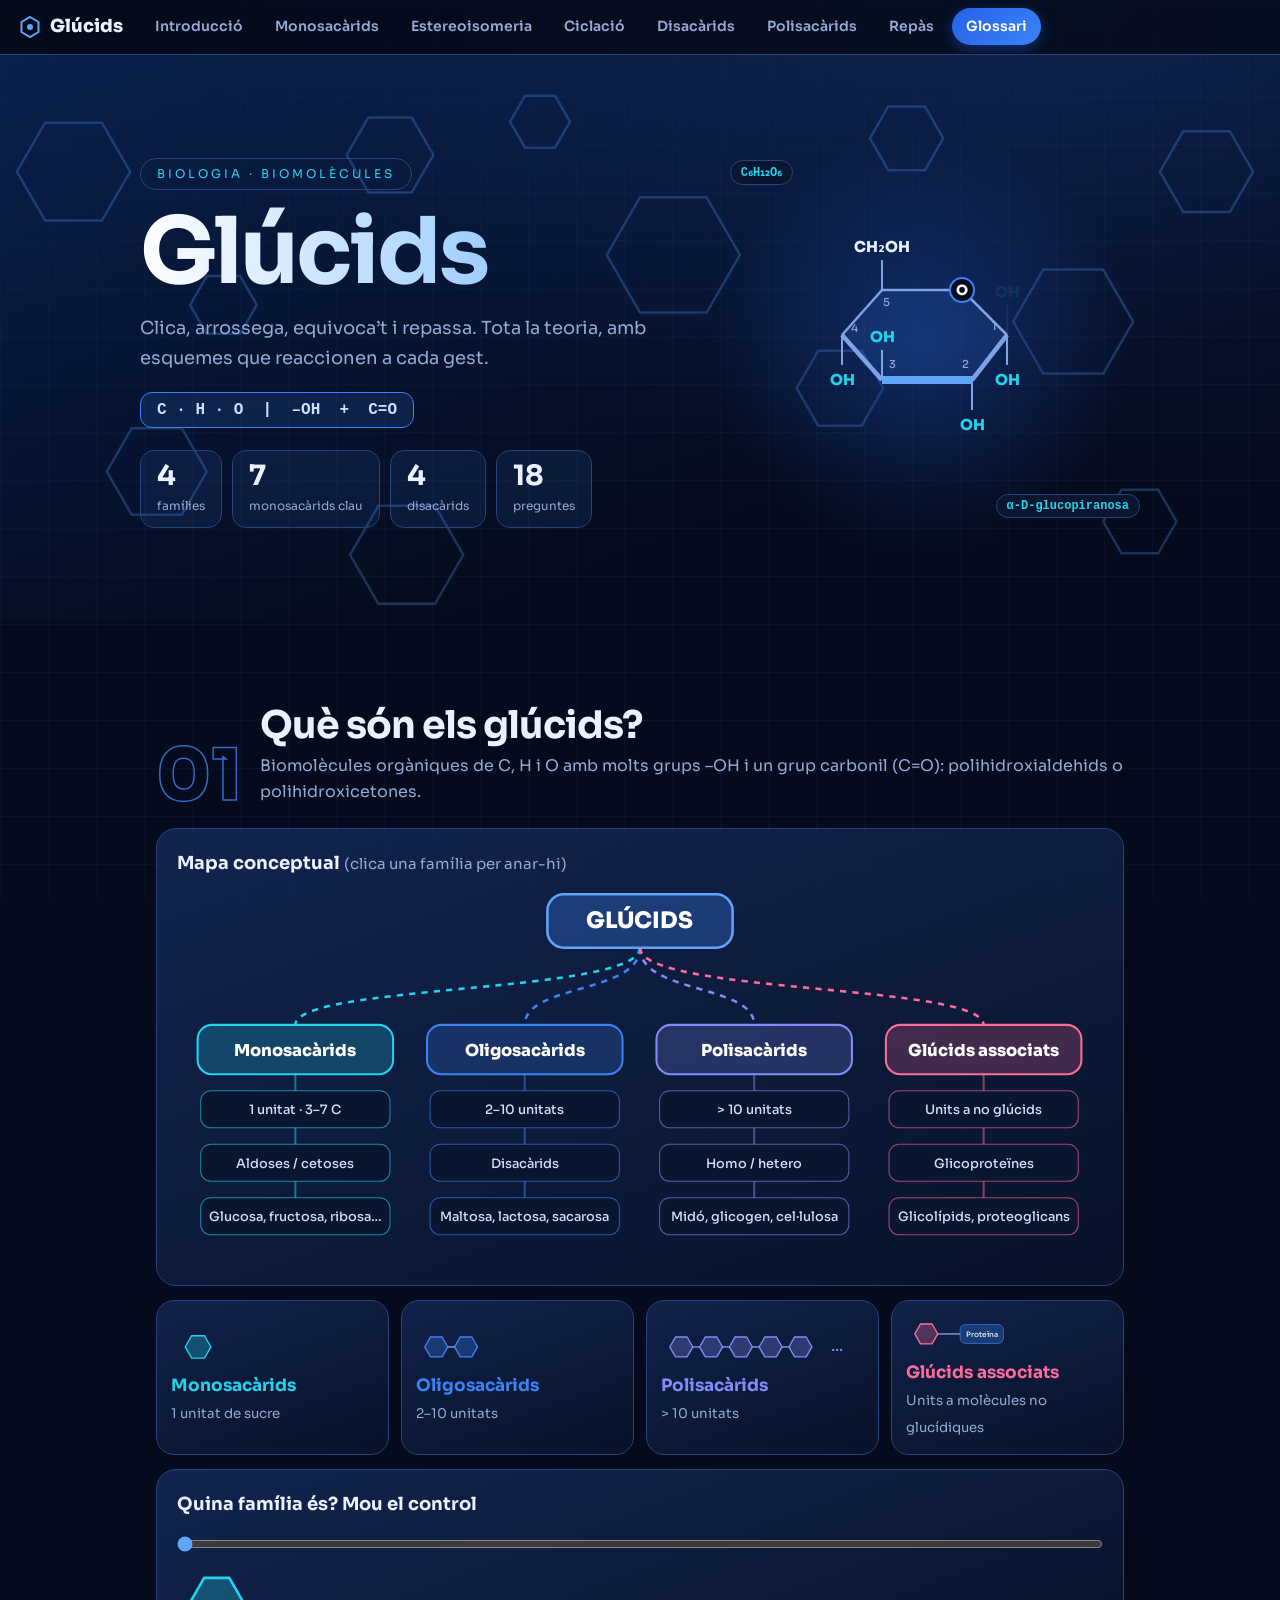
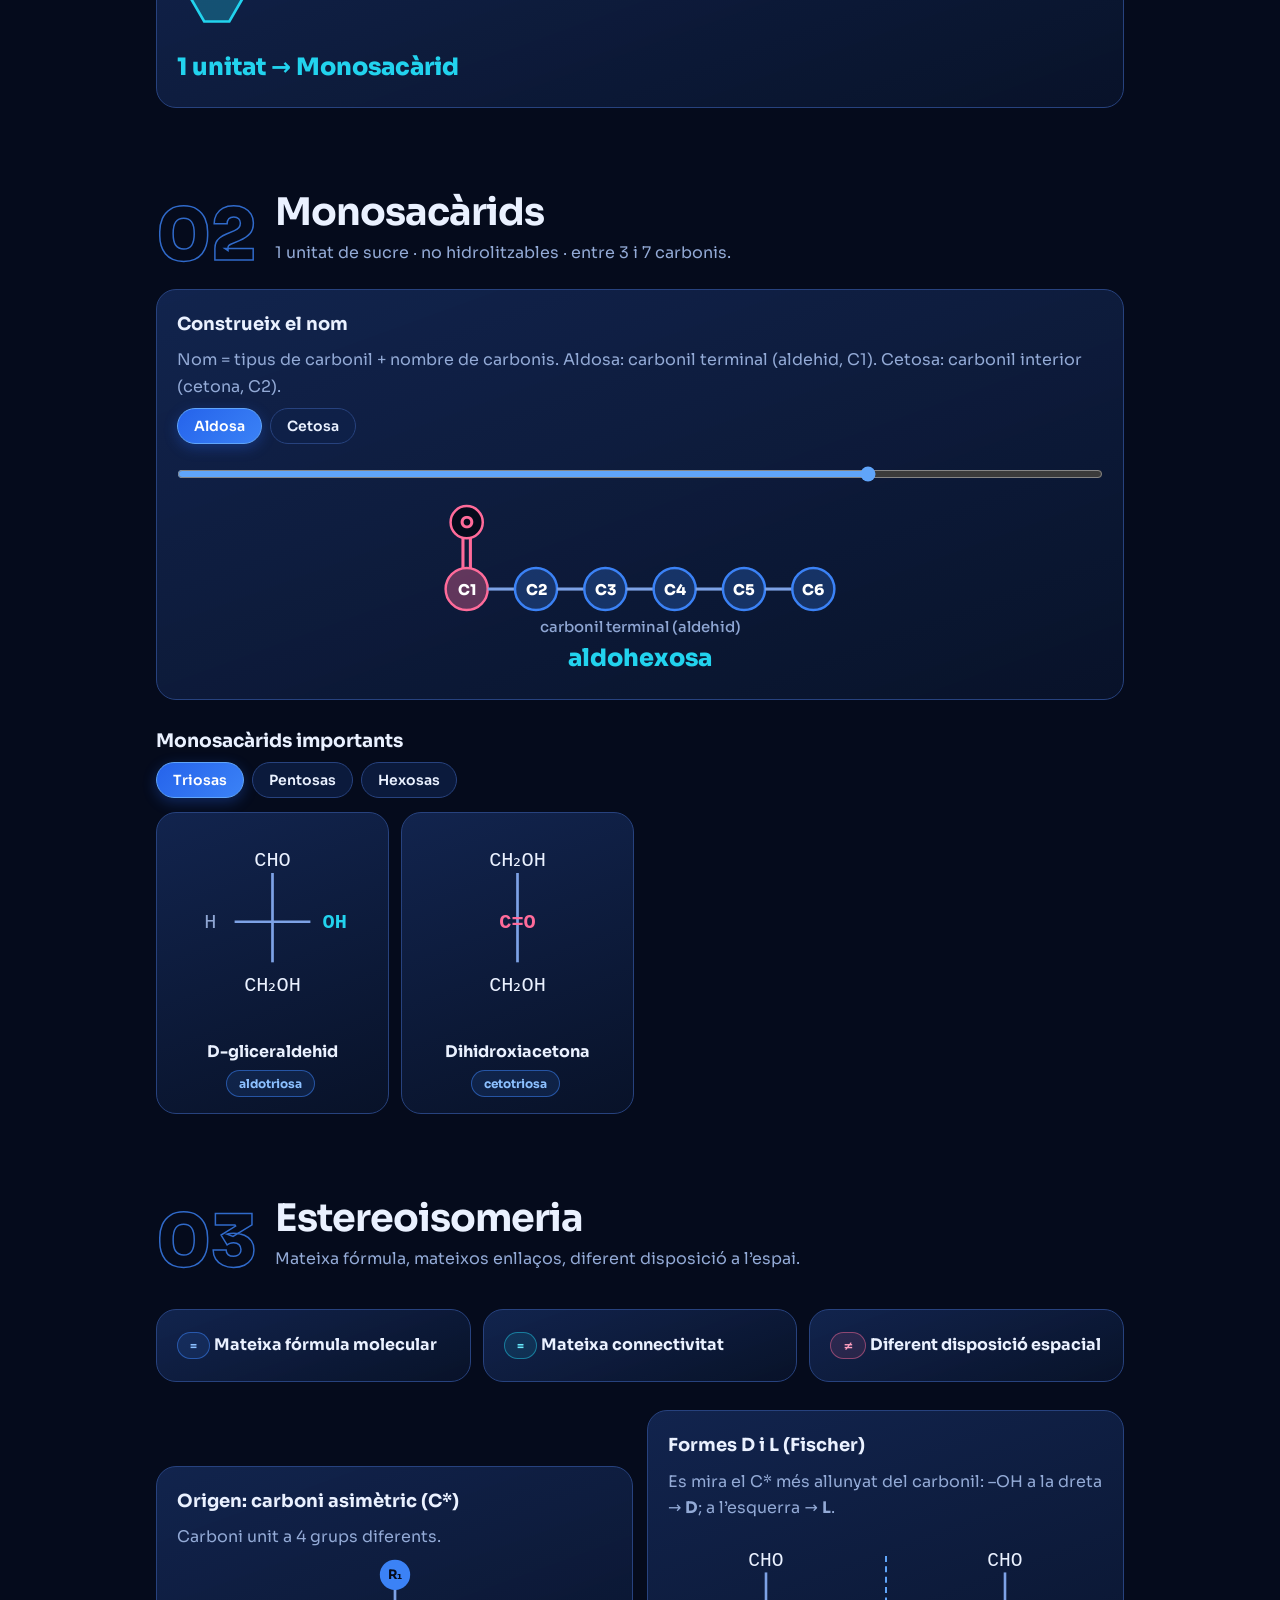
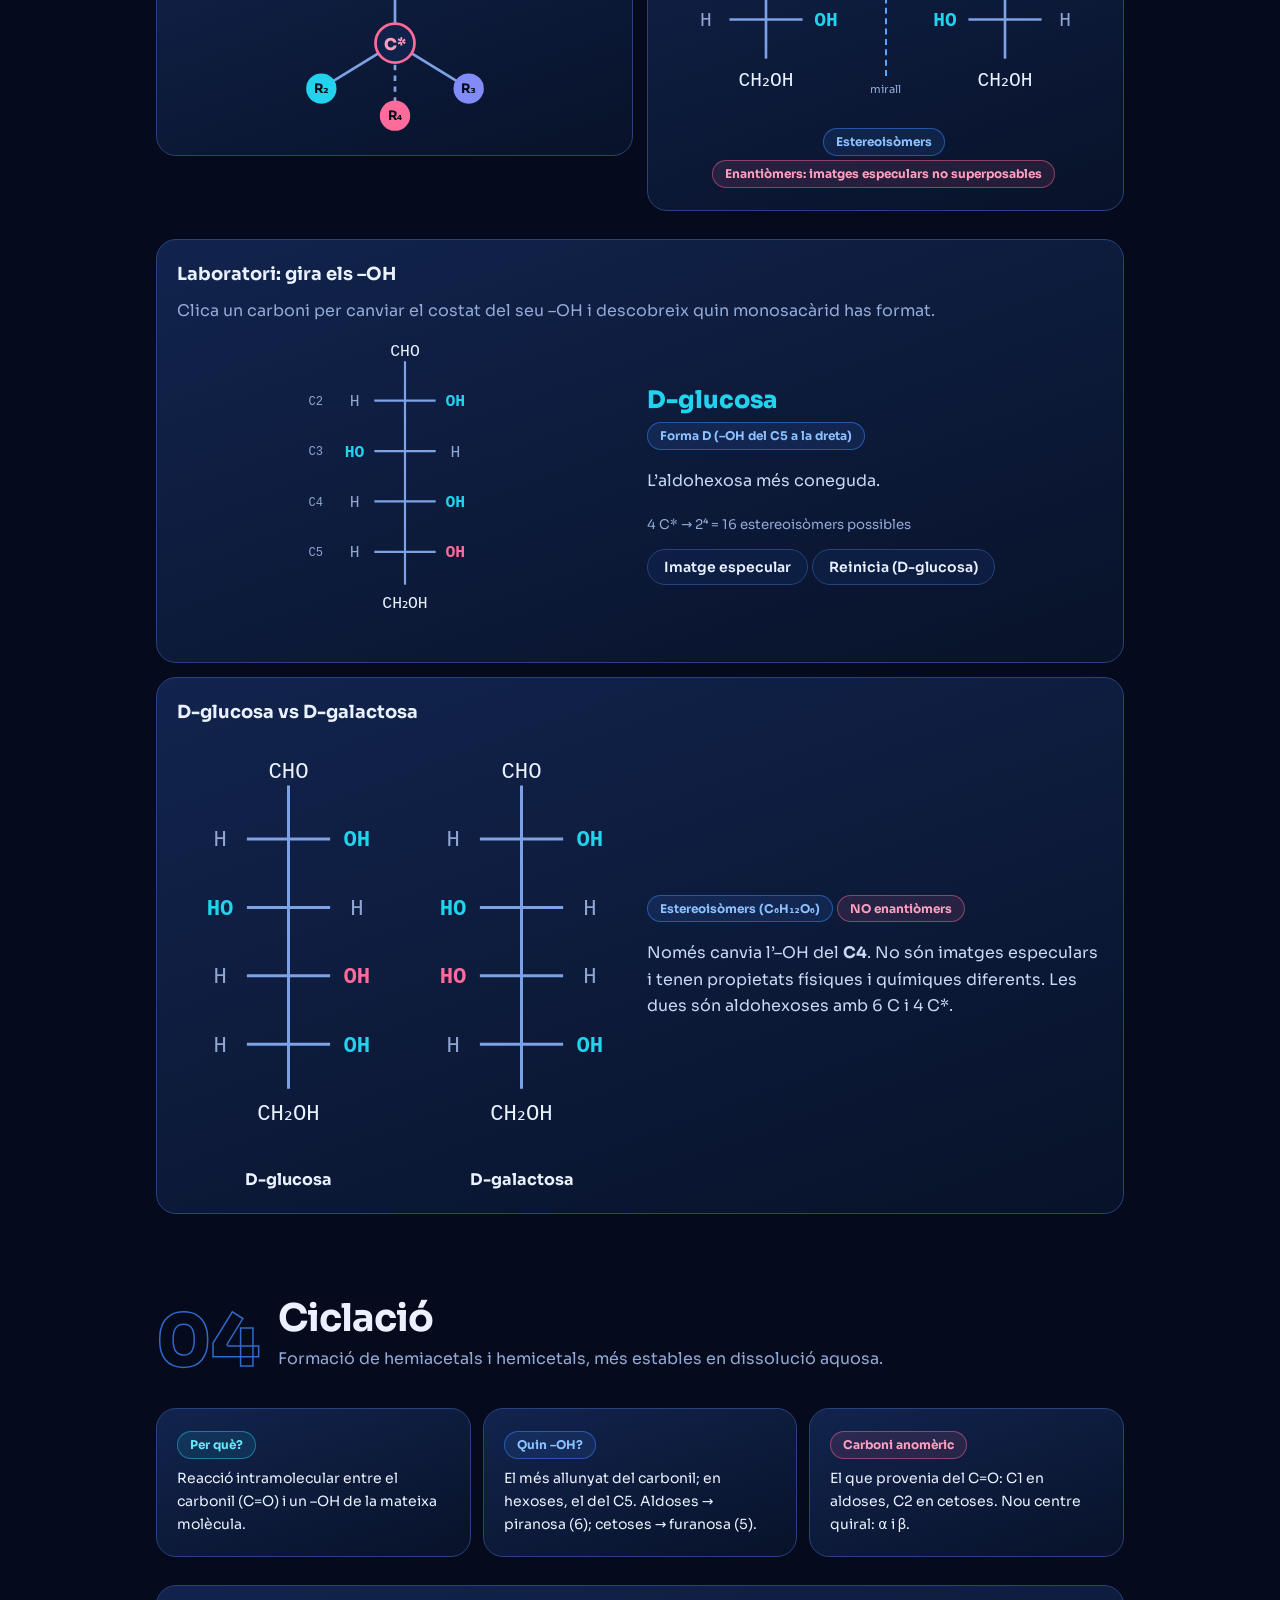
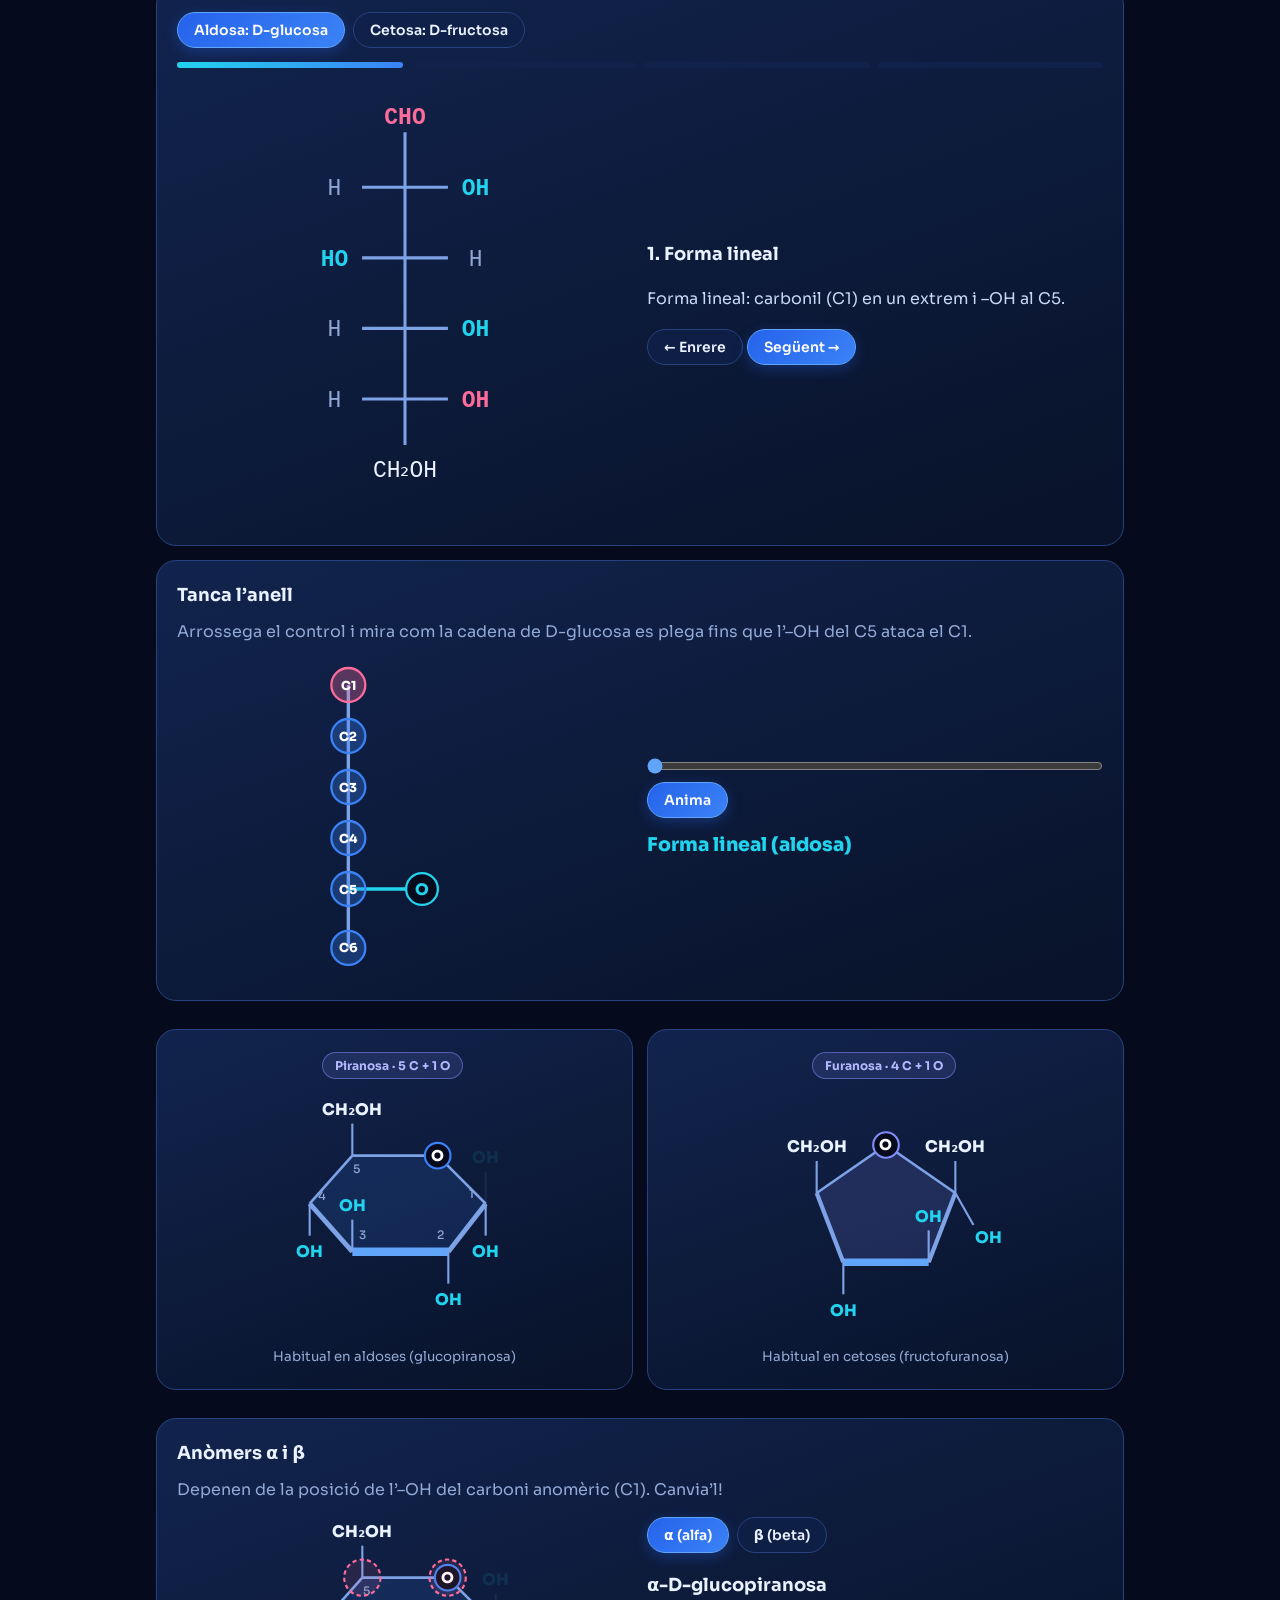
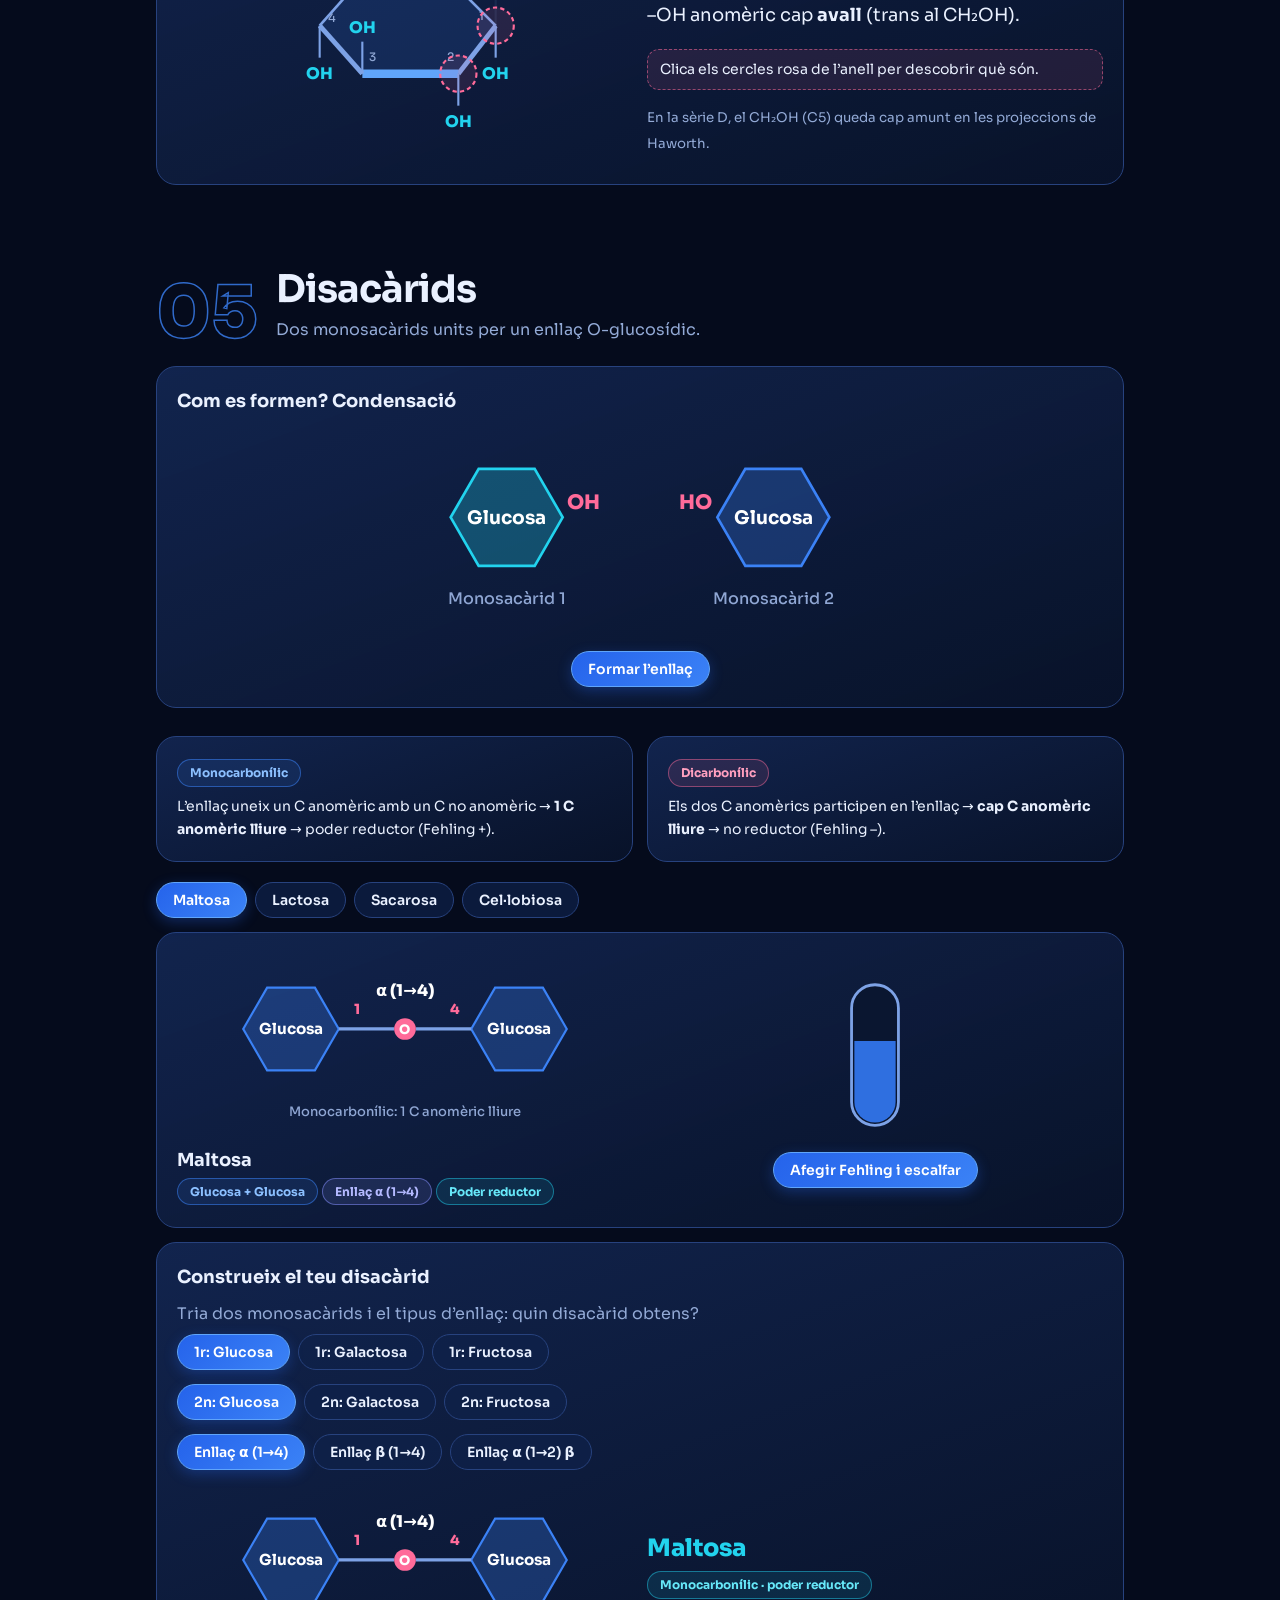
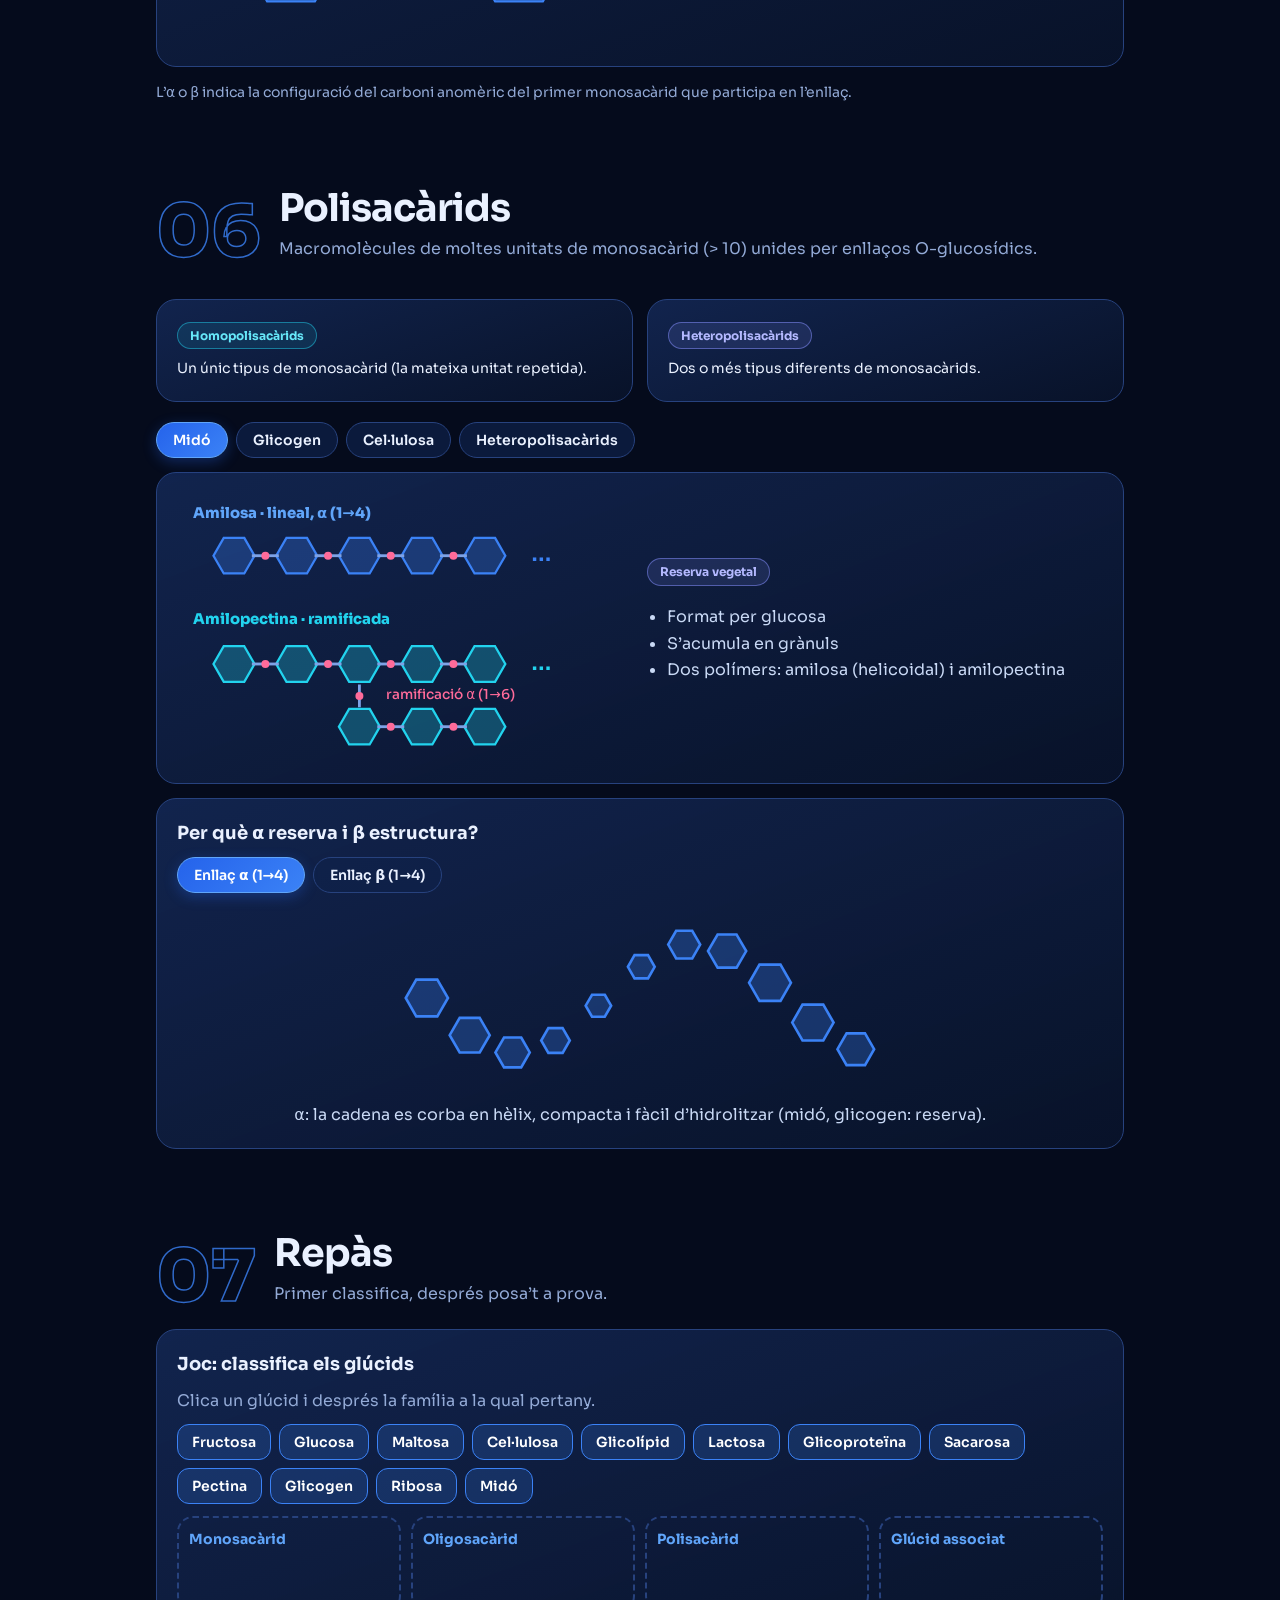
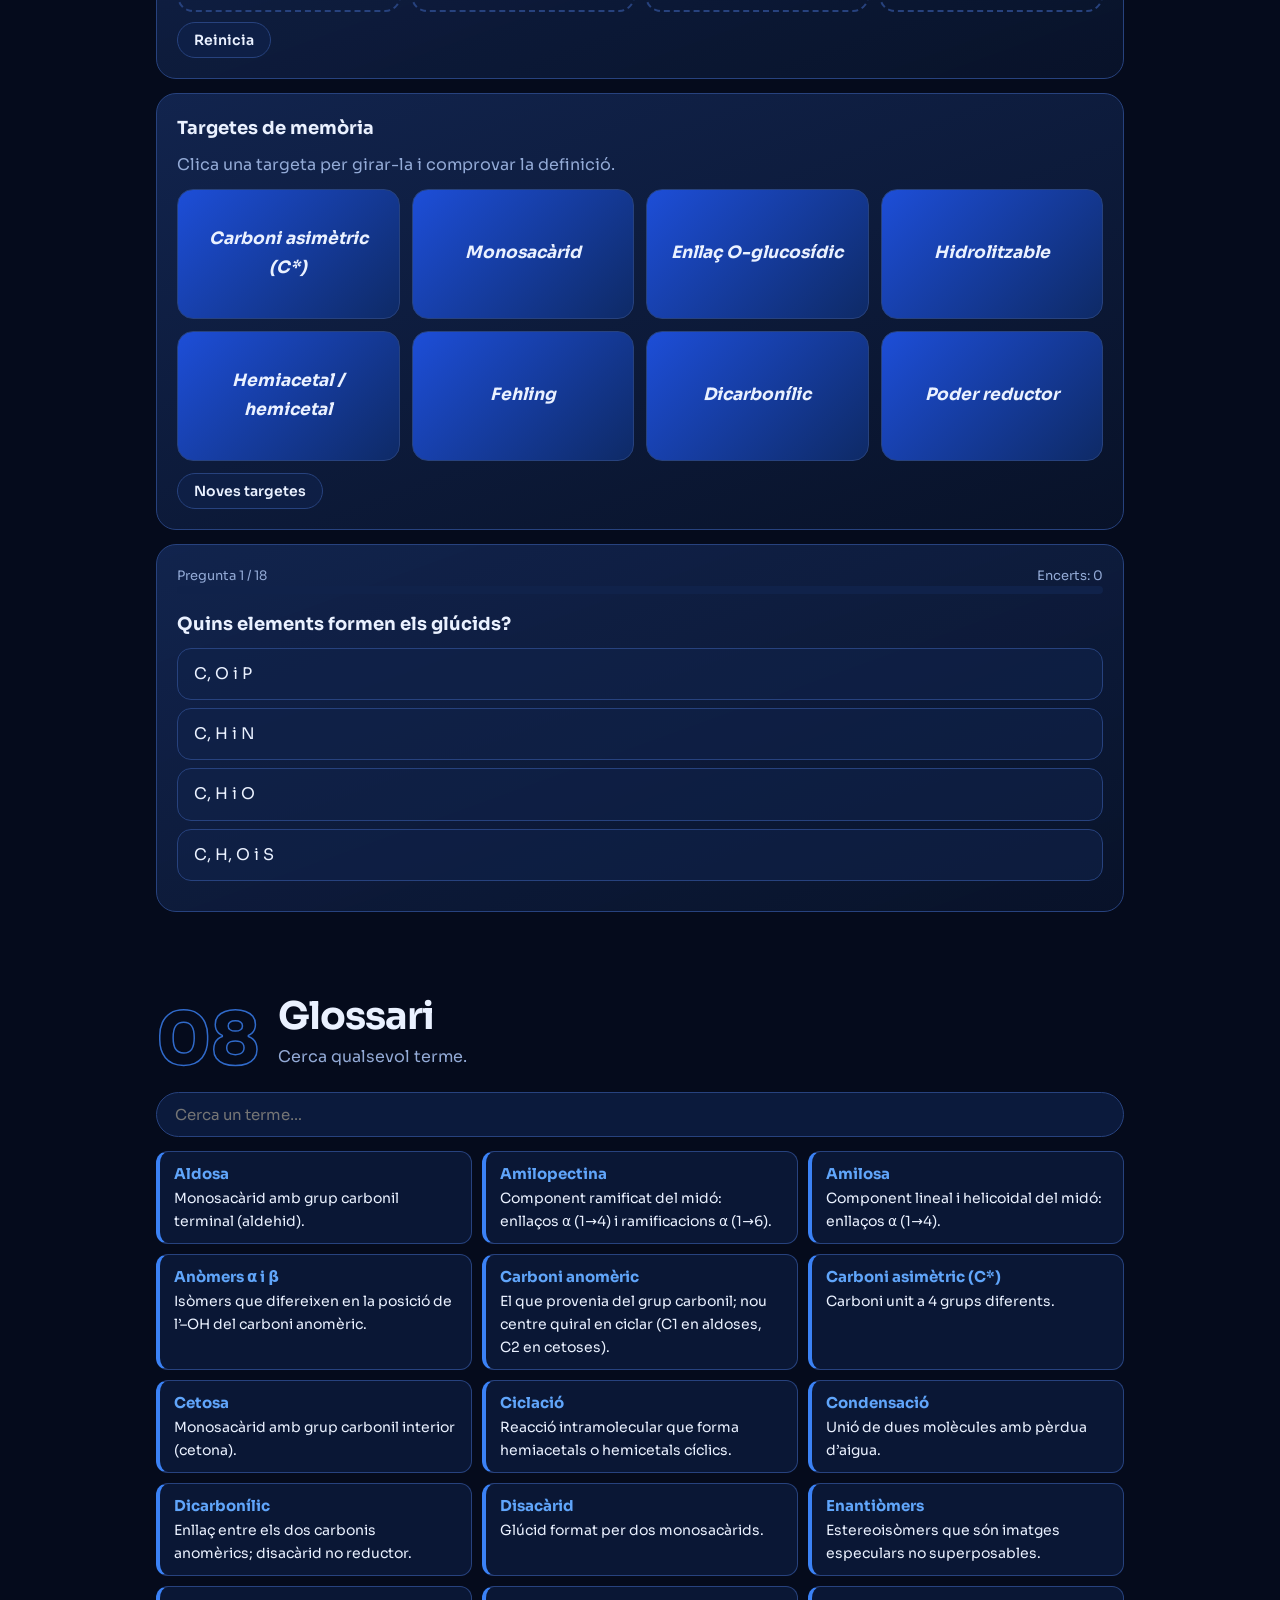
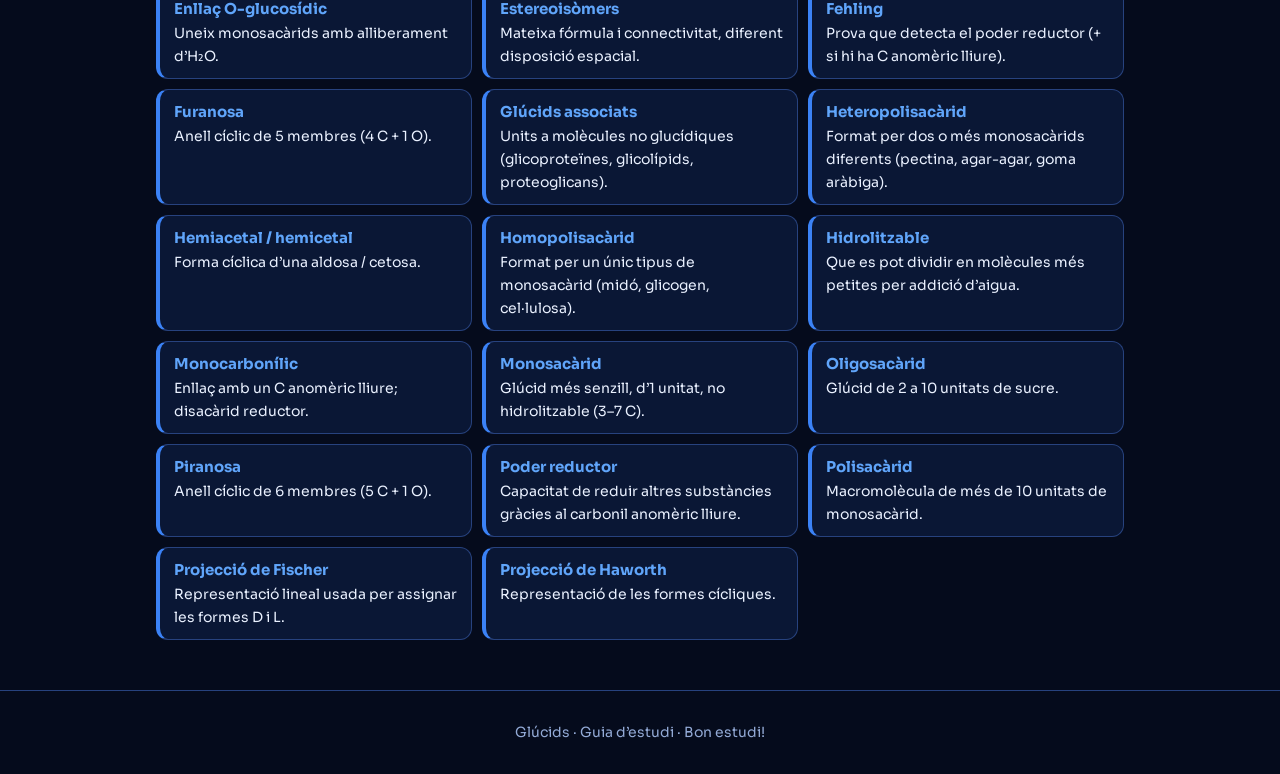
<file: Paginas/Glúcidos.html>
<!DOCTYPE html>
<html lang="ca">

<head>
    <meta charset="utf-8">
    <title>Glúcids · Guia d’estudi interactiva</title>
    <meta name="viewport" content="width=device-width, initial-scale=1, viewport-fit=cover">
    <link href="https://fonts.googleapis.com/css2?family=Sora:wght@400;600;800&display=swap" rel="stylesheet">
    <style>
        :root {
            box-sizing: border-box;
            padding-top: env(safe-area-inset-top, 0px);
            padding-bottom: env(safe-area-inset-bottom, 0px);
            color-scheme: dark;
            --bg: #050b1c;
            --s1: #0a1630;
            --s2: #10224a;
            --line: #22397300;
            --bd: #27427e;
            --tx: #eaf1ff;
            --mu: #93aad6;
            --a: #3b82f6;
            --a2: #60a5fa;
            --c: #22d3ee;
            --v: #818cf8;
            --k: #ff6b9a;
            --f: "Sora", system-ui, -apple-system, "Segoe UI", sans-serif;
            --m: ui-monospace, Menlo, Consolas, monospace
        }

        * {
            box-sizing: border-box
        }

        html {
            scroll-behavior: smooth;
            scroll-padding-top: calc(env(safe-area-inset-top, 0px) + 70px)
        }

        body {
            margin: 0;
            color: var(--tx);
            font: 16px/1.65 var(--f);
            background: radial-gradient(900px 500px at 85% 0, #1b3f8a55, transparent), linear-gradient(rgba(96, 165, 250, .045) 1px, transparent 1px) 0 0/48px 48px, linear-gradient(90deg, rgba(96, 165, 250, .045) 1px, transparent 1px) 0 0/48px 48px, var(--bg);
            background-attachment: fixed
        }

        body::before {
            content: "";
            position: fixed;
            inset: 0 0 auto;
            height: env(safe-area-inset-top, 0px);
            background: #050b1cf0;
            z-index: 50
        }

        button,
        input,
        select {
            font-family: inherit
        }

        .nav {
            position: sticky;
            top: env(safe-area-inset-top, 0px);
            z-index: 40;
            display: flex;
            align-items: center;
            gap: 18px;
            padding: 0 18px;
            background: rgba(5, 11, 28, .82);
            backdrop-filter: blur(14px);
            -webkit-backdrop-filter: blur(14px);
            border-bottom: 1px solid var(--bd)
        }

        .brand {
            display: flex;
            align-items: center;
            gap: 8px;
            font-weight: 800;
            color: var(--tx);
            text-decoration: none;
            padding: 12px 0;
            font-size: 18px
        }

        .brand svg {
            color: var(--a2)
        }

        .links {
            display: flex;
            gap: 4px;
            overflow-x: auto;
            scrollbar-width: none;
            flex: 1;
            position: relative;
            padding: 8px 0
        }

        .links a {
            white-space: nowrap;
            text-decoration: none;
            color: var(--mu);
            font-size: 14px;
            font-weight: 600;
            padding: 7px 14px;
            border-radius: 99px;
            transition: .2s
        }

        .links a:hover {
            color: #fff;
            background: rgba(59, 130, 246, .15)
        }

        .links a.act {
            color: #fff;
            background: linear-gradient(135deg, #2563eb, #3b82f6);
            box-shadow: 0 4px 14px #2563eb66
        }

        #bar {
            position: absolute;
            left: 0;
            bottom: -1px;
            height: 3px;
            width: 0;
            background: linear-gradient(90deg, var(--c), var(--a))
        }

        .hero {
            position: relative;
            overflow: hidden;
            padding: 70px 20px 60px;
            background: linear-gradient(160deg, #0b2d6b99, transparent 70%)
        }

        .hexbg {
            position: absolute;
            inset: 0;
            width: 100%;
            height: 100%
        }

        .hx {
            fill: none;
            stroke: #4f9bff;
            stroke-width: 1.5;
            opacity: .28;
            animation: fl 8s ease-in-out infinite alternate;
            transform-box: fill-box;
            transform-origin: center
        }

        @keyframes fl {
            to {
                transform: translateY(-20px) rotate(30deg);
                opacity: .6
            }
        }

        .hi {
            position: relative;
            max-width: 1000px;
            margin: auto;
            display: grid;
            grid-template-columns: 1.1fr .9fr;
            gap: 30px;
            align-items: center
        }

        .kick {
            display: inline-block;
            font-size: 12px;
            letter-spacing: 3px;
            text-transform: uppercase;
            color: var(--c);
            border: 1px solid var(--bd);
            padding: 5px 16px;
            border-radius: 99px
        }

        .hero h1 {
            font-size: clamp(52px, 10vw, 92px);
            line-height: 1;
            margin: 16px 0;
            letter-spacing: -3px;
            background: linear-gradient(90deg, #fff, #6db4ff);
            -webkit-background-clip: text;
            background-clip: text;
            color: transparent
        }

        .hero p {
            color: var(--mu);
            font-size: 18px;
            margin: 0 0 18px
        }

        .fml {
            display: inline-block;
            font: 700 16px var(--m);
            color: #c9e0ff;
            background: rgba(59, 130, 246, .15);
            border: 1px solid var(--a);
            padding: 8px 16px;
            border-radius: 12px
        }

        .stats {
            display: flex;
            flex-wrap: wrap;
            gap: 10px;
            margin-top: 22px
        }

        .stats div {
            background: rgba(59, 130, 246, .1);
            border: 1px solid var(--bd);
            border-radius: 14px;
            padding: 8px 16px
        }

        .stats b {
            display: block;
            font-size: 28px;
            line-height: 1.2
        }

        .stats span {
            font-size: 12px;
            color: var(--mu)
        }

        .orb {
            position: relative;
            display: grid;
            place-items: center;
            aspect-ratio: 1;
            border-radius: 50%;
            background: radial-gradient(circle, #1c4fb866, transparent 68%);
            animation: pu 5s ease-in-out infinite alternate
        }

        @keyframes pu {
            to {
                transform: scale(1.05)
            }
        }

        .orb .hw {
            max-width: 300px
        }

        .orb i {
            position: absolute;
            font: 700 12px var(--m);
            font-style: normal;
            padding: 4px 10px;
            border-radius: 99px;
            background: #0a1630;
            border: 1px solid var(--bd);
            color: var(--c)
        }

        main {
            max-width: 1000px;
            margin: auto;
            padding: 0 16px 50px
        }

        section {
            margin-top: 84px
        }

        .sh {
            display: flex;
            align-items: flex-end;
            gap: 18px;
            margin-bottom: 22px
        }

        .sh b {
            font: 800 72px/.85 var(--f);
            color: transparent;
            -webkit-text-stroke: 1.5px var(--a);
            opacity: .8
        }

        .sh h2 {
            margin: 0;
            font-size: clamp(26px, 5vw, 38px);
            letter-spacing: -1px;
            line-height: 1.1
        }

        .sh p {
            margin: 6px 0 0;
            color: var(--mu)
        }

        .cd {
            background: linear-gradient(160deg, rgba(28, 56, 118, .55), rgba(9, 20, 44, .8));
            border: 1px solid var(--bd);
            border-radius: 20px;
            padding: 20px;
            margin: 14px 0;
            transition: border-color .2s, box-shadow .2s
        }

        .cd:hover {
            border-color: var(--a);
            box-shadow: 0 0 0 1px #3b82f655, 0 12px 30px #0006
        }

        .cd h3 {
            margin: 0 0 8px;
            font-size: 18px
        }

        .g2 {
            display: grid;
            grid-template-columns: repeat(auto-fit, minmax(280px, 1fr));
            gap: 14px;
            align-items: center
        }

        .g3 {
            display: grid;
            grid-template-columns: repeat(auto-fit, minmax(200px, 1fr));
            gap: 12px
        }

        .chip {
            display: inline-flex;
            align-items: center;
            gap: 6px;
            padding: 3px 12px;
            border-radius: 99px;
            font-size: 12px;
            font-weight: 700;
            border: 1px solid;
            margin: 2px 4px 2px 0
        }

        .k1 {
            color: #8cc0ff;
            background: #3b82f61f;
            border-color: #3b82f688
        }

        .k2 {
            color: #67e8f9;
            background: #22d3ee1c;
            border-color: #22d3ee77
        }

        .k3 {
            color: #b4b9ff;
            background: #818cf824;
            border-color: #818cf888
        }

        .k4 {
            color: #ff9fbf;
            background: #ff6b9a1c;
            border-color: #ff6b9a77
        }

        .tabs {
            display: flex;
            flex-wrap: wrap;
            gap: 8px;
            margin: 6px 0 14px
        }

        .tabs button,
        .btn {
            font: 600 14px/1 var(--f);
            border: 1.5px solid var(--bd);
            background: rgba(15, 34, 74, .7);
            color: var(--tx);
            padding: 10px 16px;
            border-radius: 99px;
            cursor: pointer;
            transition: .2s
        }

        .tabs button:hover,
        .btn:hover {
            border-color: var(--a2);
            transform: translateY(-1px)
        }

        .tabs button.on,
        .btn.p {
            background: linear-gradient(135deg, #2563eb, #3b82f6);
            border-color: #60a5fa;
            color: #fff;
            box-shadow: 0 4px 14px #2563eb55
        }

        .btn.p:disabled {
            opacity: .4;
            cursor: default;
            transform: none
        }

        .tile {
            text-align: left;
            font: inherit;
            color: var(--tx);
            cursor: pointer;
            border: 1.5px solid var(--bd);
            border-radius: 18px;
            padding: 14px;
            background: linear-gradient(160deg, rgba(28, 56, 118, .5), rgba(9, 20, 44, .8));
            transition: .2s
        }

        .tile:hover {
            transform: translateY(-4px);
            border-color: var(--a2);
            box-shadow: 0 10px 26px #0007
        }

        .tile b {
            display: block;
            font-size: 17px
        }

        .tile small {
            color: var(--mu)
        }

        .tile .more {
            display: block;
            max-height: 0;
            overflow: hidden;
            opacity: 0;
            transition: .35s;
            font-size: 14px;
            color: #c9d9f5
        }

        .tile.open .more {
            max-height: 140px;
            opacity: 1;
            margin-top: 8px
        }

        .tile svg {
            width: 100%;
            height: auto;
            display: block;
            margin-bottom: 6px
        }

        .sl {
            width: 100%;
            accent-color: var(--a2);
            margin: 8px 0
        }

        .big {
            font-size: 24px;
            font-weight: 800;
            color: var(--c)
        }

        svg {
            max-width: 100%
        }

        .fz {
            width: 100%;
            max-width: 230px;
            display: block;
            margin: auto
        }

        .ft {
            font-family: var(--m)
        }

        .hw {
            width: 100%;
            max-width: 320px;
            display: block;
            margin: auto
        }

        .hw g {
            transition: opacity .45s
        }

        .hw[data-an=a] .u1,
        .hw[data-an=b] .d1 {
            opacity: .1
        }

        .hw[data-an=a] .d1,
        .hw[data-an=b] .u1 {
            opacity: 1
        }

        .hw[data-an=x] .u1,
        .hw[data-an=x] .d1 {
            opacity: .55
        }

        .hot {
            cursor: pointer
        }

        .hot:hover rect {
            fill: rgba(34, 211, 238, .1)
        }

        .gal {
            display: grid;
            grid-template-columns: repeat(auto-fill, minmax(190px, 1fr));
            gap: 12px
        }

        .gal .cd {
            margin: 0;
            text-align: center;
            padding: 14px
        }

        .gal h4 {
            margin: 6px 0 2px
        }

        .step {
            display: flex;
            gap: 8px;
            margin: 12px 0
        }

        .step i {
            flex: 1;
            height: 6px;
            border-radius: 9px;
            background: var(--s2);
            cursor: pointer;
            transition: .3s
        }

        .step i.on {
            background: linear-gradient(90deg, var(--c), var(--a))
        }

        .fm .oh,
        .fm .r2,
        .fm .ob,
        .fm .w {
            transition: all .9s
        }

        .fm .ob,
        .fm .w {
            opacity: 0
        }

        .fm .w {
            transform: translateY(-26px)
        }

        .fm.done .oh {
            opacity: 0
        }

        .fm.done .r2 {
            transform: translateX(-40px)
        }

        .fm.done .ob {
            opacity: 1
        }

        .fm.done .w {
            opacity: 1;
            transform: none
        }

        .liq {
            fill: #2f6fe0;
            transition: fill 1.8s
        }

        .pp {
            opacity: 0;
            transition: opacity 1.8s
        }

        .tube.red .liq {
            fill: #d9482b
        }

        .tube.red .pp {
            opacity: 1
        }

        .bub {
            opacity: 0
        }

        .tube.heat .bub {
            animation: bub 1s infinite
        }

        @keyframes bub {
            0% {
                opacity: .9;
                transform: translateY(0)
            }

            100% {
                opacity: 0;
                transform: translateY(-40px)
            }
        }

        .opt {
            display: block;
            width: 100%;
            text-align: left;
            font: inherit;
            color: var(--tx);
            background: rgba(15, 34, 74, .6);
            border: 1.5px solid var(--bd);
            border-radius: 14px;
            padding: 12px 16px;
            margin: 8px 0;
            cursor: pointer;
            transition: .2s
        }

        .opt:hover:not(:disabled) {
            border-color: var(--a2);
            transform: translateX(4px)
        }

        .opt.ok {
            background: #0a3a47;
            border-color: var(--c)
        }

        .opt.ko {
            background: #3b1a33;
            border-color: #ff6b8b
        }

        .pb {
            height: 8px;
            border-radius: 9px;
            background: var(--s2);
            overflow: hidden
        }

        .pb i {
            display: block;
            height: 100%;
            width: 0;
            background: linear-gradient(90deg, var(--c), var(--a));
            transition: .4s
        }

        .fb {
            margin: 10px 0;
            color: #c9d9f5;
            font-size: 15px
        }

        .pool {
            display: flex;
            flex-wrap: wrap;
            gap: 8px;
            min-height: 44px;
            margin-bottom: 12px
        }

        .it {
            font: 600 14px var(--f);
            color: #fff;
            background: rgba(59, 130, 246, .2);
            border: 1.5px solid var(--a);
            padding: 8px 14px;
            border-radius: 12px;
            cursor: pointer
        }

        .it.sel {
            background: var(--a);
            box-shadow: 0 0 0 3px #60a5fa55
        }

        .bins {
            display: grid;
            grid-template-columns: repeat(auto-fit, minmax(200px, 1fr));
            gap: 10px
        }

        .bin {
            border: 2px dashed var(--bd);
            border-radius: 16px;
            padding: 10px;
            min-height: 96px;
            cursor: pointer;
            transition: .2s
        }

        .bin:hover {
            border-color: var(--c);
            background: rgba(34, 211, 238, .06)
        }

        .bin h4 {
            margin: 0 0 6px;
            font-size: 14px;
            color: var(--a2)
        }

        .bin .it {
            margin: 3px;
            font-size: 12px;
            cursor: default;
            padding: 5px 10px
        }

        .shake {
            animation: sh .3s
        }

        @keyframes sh {
            25% {
                transform: translateX(-6px)
            }

            75% {
                transform: translateX(6px)
            }
        }

        #gsr {
            width: 100%;
            padding: 12px 18px;
            border-radius: 99px;
            border: 1.5px solid var(--bd);
            background: rgba(15, 34, 74, .7);
            color: var(--tx);
            font-size: 15px;
            margin-bottom: 14px
        }

        .gl {
            display: grid;
            grid-template-columns: repeat(auto-fill, minmax(260px, 1fr));
            gap: 10px
        }

        .gl div {
            background: rgba(15, 34, 74, .55);
            border: 1px solid var(--bd);
            border-left: 4px solid var(--a);
            border-radius: 12px;
            padding: 10px 14px;
            font-size: 14px
        }

        .gl b {
            display: block;
            color: var(--a2);
            font-size: 15px
        }

        table {
            width: 100%;
            border-collapse: collapse;
            font-size: 14px
        }

        td,
        th {
            padding: 8px;
            border-bottom: 1px solid var(--bd);
            text-align: left
        }

        .rv {
            opacity: 0;
            transform: translateY(24px);
            transition: opacity .6s, transform .6s
        }

        .rv.in {
            opacity: 1;
            transform: none
        }

        footer {
            text-align: center;
            color: var(--mu);
            padding: 30px 16px;
            border-top: 1px solid var(--bd);
            font-size: 14px
        }

        @media(max-width:760px) {
            .hi {
                grid-template-columns: 1fr
            }

            .orb {
                max-width: 300px;
                margin: auto
            }

            .sh b {
                font-size: 48px
            }

            .brand span {
                display: none
            }
        }

        .nd {
            cursor: pointer
        }

        .nd rect {
            transition: .2s
        }

        .nd:hover rect {
            fill-opacity: .5
        }

        .fl {
            animation: fd 3s linear infinite
        }

        @keyframes fd {
            to {
                stroke-dashoffset: -24
            }
        }

        .hs {
            cursor: pointer;
            fill: rgba(255, 107, 154, .1);
            stroke: #ff6b9a;
            stroke-width: 2;
            stroke-dasharray: 4 3;
            animation: hp 1.4s infinite
        }

        @keyframes hp {
            50% {
                stroke-opacity: .25
            }
        }

        .fcg {
            display: grid;
            grid-template-columns: repeat(auto-fill, minmax(210px, 1fr));
            gap: 12px
        }

        .fc {
            position: relative;
            height: 130px;
            perspective: 800px;
            cursor: pointer
        }

        .fc i {
            position: absolute;
            inset: 0;
            transition: transform .6s;
            transform-style: preserve-3d
        }

        .fc.f i {
            transform: rotateY(180deg)
        }

        .fc b,
        .fc span {
            position: absolute;
            inset: 0;
            backface-visibility: hidden;
            -webkit-backface-visibility: hidden;
            border-radius: 16px;
            display: grid;
            place-items: center;
            padding: 12px;
            text-align: center;
            border: 1.5px solid var(--bd)
        }

        .fc b {
            background: linear-gradient(135deg, #1d4ed8, #0e2a66);
            font-size: 17px
        }

        .fc span {
            background: #0a1630;
            transform: rotateY(180deg);
            font-size: 13px;
            color: #cfe0ff;
            border-color: var(--c)
        }
    </style>
</head>

<body>
    <nav class="nav"><a class="brand" href="#top"><svg viewBox="0 0 24 24" width="24" height="24">
                <path d="M12 2l8.5 5v10L12 22l-8.5-5V7z" fill="none" stroke="currentColor" stroke-width="2" />
                <circle cx="12" cy="12" r="3" fill="currentColor" />
            </svg><span>Glúcids</span></a>
        <div class="links" id="lk"></div><i id="bar"></i>
    </nav>
    <header class="hero" id="top"><svg class="hexbg" id="hbg" viewBox="0 0 800 340"
            preserveAspectRatio="xMidYMid slice"></svg>
        <div class="hi">
            <div><span class="kick">Biologia · Biomolècules</span>
                <h1>Glúcids</h1>
                <p>Clica, arrossega, equivoca’t i repassa. Tota la teoria, amb esquemes que reaccionen a cada gest.</p>
                <span class="fml">C · H · O &nbsp;|&nbsp; –OH &nbsp;+&nbsp; C=O</span>
                <div class="stats">
                    <div><b data-n="4">0</b><span>famílies</span></div>
                    <div><b data-n="7">0</b><span>monosacàrids clau</span></div>
                    <div><b data-n="4">0</b><span>disacàrids</span></div>
                    <div><b data-n="18">0</b><span>preguntes</span></div>
                </div>
            </div>
            <div class="orb" id="orb"><i style="top:8%;left:6%">C₆H₁₂O₆</i><i
                    style="bottom:10%;right:0">α-D-glucopiranosa</i></div>
        </div>
    </header>
    <main>
        <section id="intro">
            <div class="sh"><b>01</b>
                <div>
                    <h2>Què són els glúcids?</h2>
                    <p>Biomolècules orgàniques de C, H i O amb molts grups –OH i un grup carbonil (C=O):
                        polihidroxialdehids o polihidroxicetones.</p>
                </div>
            </div>
            <div class="cd">
                <h3>Mapa conceptual <small style="color:var(--mu);font-weight:400">(clica una família per
                        anar-hi)</small></h3><svg id="map" viewBox="0 0 900 360" style="width:100%"></svg>
            </div>
            <div class="g3" id="fam"></div>
            <div class="cd">
                <h3>Quina família és? Mou el control</h3><input class="sl" id="ns" type="range" min="1" max="14"
                    value="1"><svg id="nsv" viewBox="0 0 700 60" style="width:100%"></svg>
                <div class="big" id="nst"></div>
            </div>
        </section>

        <section id="mono">
            <div class="sh"><b>02</b>
                <div>
                    <h2>Monosacàrids</h2>
                    <p>1 unitat de sucre · no hidrolitzables · entre 3 i 7 carbonis.</p>
                </div>
            </div>
            <div class="cd">
                <h3>Construeix el nom</h3>
                <p style="margin:0 0 8px;color:var(--mu)">Nom = tipus de carbonil + nombre de carbonis. Aldosa: carbonil
                    terminal (aldehid, C1). Cetosa: carbonil interior (cetona, C2).</p>
                <div class="tabs" id="ntb"></div><input class="sl" id="nc" type="range" min="3" max="7" value="6"><svg
                    id="nsc" viewBox="0 0 420 120" style="width:100%;max-width:520px;display:block;margin:auto"></svg>
                <div class="big" id="nnm" style="text-align:center"></div>
            </div>
            <h3 style="margin:26px 0 6px">Monosacàrids importants</h3>
            <div class="tabs" id="gtb"></div>
            <div class="gal" id="gal"></div>
        </section>

        <section id="este">
            <div class="sh"><b>03</b>
                <div>
                    <h2>Estereoisomeria</h2>
                    <p>Mateixa fórmula, mateixos enllaços, diferent disposició a l’espai.</p>
                </div>
            </div>
            <div class="g3">
                <div class="cd"><span class="chip k1">=</span><b>Mateixa fórmula molecular</b></div>
                <div class="cd"><span class="chip k2">=</span><b>Mateixa connectivitat</b></div>
                <div class="cd"><span class="chip k4">≠</span><b>Diferent disposició espacial</b></div>
            </div>
            <div class="g2">
                <div class="cd">
                    <h3>Origen: carboni asimètric (C*)</h3>
                    <p style="color:var(--mu);margin:0">Carboni unit a 4 grups diferents.</p><svg viewBox="0 0 240 170"
                        style="width:100%;max-width:260px;display:block;margin:auto">
                        <g stroke="#7da2e6" stroke-width="2.5">
                            <line x1="120" y1="85" x2="120" y2="25" />
                            <line x1="120" y1="85" x2="55" y2="125" />
                            <line x1="120" y1="85" x2="185" y2="125" />
                            <line x1="120" y1="85" x2="120" y2="150" stroke-dasharray="5 5" />
                        </g>
                        <circle cx="120" cy="85" r="18" fill="#10224a" stroke="#ff6b9a" stroke-width="2.5" /><text
                            x="120" y="91" text-anchor="middle" fill="#ff9fbf" font-weight="800"
                            font-size="15">C*</text>
                        <circle cx="120" cy="22" r="14" fill="#3b82f6" />
                        <circle cx="52" cy="127" r="14" fill="#22d3ee" />
                        <circle cx="188" cy="127" r="14" fill="#818cf8" />
                        <circle cx="120" cy="152" r="14" fill="#ff6b9a" />
                        <g font-size="12" font-weight="700" fill="#050b1c" text-anchor="middle"><text x="120"
                                y="26">R₁</text><text x="52" y="131">R₂</text><text x="188" y="131">R₃</text><text
                                x="120" y="156">R₄</text></g>
                    </svg>
                </div>
                <div class="cd">
                    <h3>Formes D i L (Fischer)</h3>
                    <p style="color:var(--mu);margin:0 0 6px">Es mira el C* més allunyat del carbonil: –OH a la dreta →
                        <b>D</b>; a l’esquerra → <b>L</b>.</p>
                    <div style="display:flex;justify-content:center;align-items:center;gap:6px" id="mir"></div>
                    <div style="text-align:center"><span class="chip k1">Estereoisòmers</span><span
                            class="chip k4">Enantiòmers: imatges especulars no superposables</span></div>
                </div>
            </div>
            <div class="cd">
                <h3>Laboratori: gira els –OH</h3>
                <p style="color:var(--mu);margin:0">Clica un carboni per canviar el costat del seu –OH i descobreix quin
                    monosacàrid has format.</p>
                <div class="g2">
                    <div id="lab"></div>
                    <div>
                        <div id="labr"></div>
                        <div style="margin-top:12px"><button class="btn" id="lmir">Imatge especular</button> <button
                                class="btn" id="lrst">Reinicia (D-glucosa)</button></div>
                    </div>
                </div>
            </div>
            <div class="cd">
                <h3>D-glucosa vs D-galactosa</h3>
                <div class="g2">
                    <div style="display:flex;gap:10px;justify-content:center" id="cmp"></div>
                    <div><span class="chip k1">Estereoisòmers (C₆H₁₂O₆)</span><span class="chip k4">NO
                            enantiòmers</span>
                        <p style="color:#c9d9f5">Només canvia l’–OH del <b>C4</b>. No són imatges especulars i tenen
                            propietats físiques i químiques diferents. Les dues són aldohexoses amb 6 C i 4 C*.</p>
                    </div>
                </div>
            </div>
        </section>

        <section id="cicl">
            <div class="sh"><b>04</b>
                <div>
                    <h2>Ciclació</h2>
                    <p>Formació de hemiacetals i hemicetals, més estables en dissolució aquosa.</p>
                </div>
            </div>
            <div class="g3">
                <div class="cd"><span class="chip k2">Per què?</span>
                    <p style="margin:6px 0 0;font-size:14px">Reacció intramolecular entre el carbonil (C=O) i un –OH de
                        la mateixa molècula.</p>
                </div>
                <div class="cd"><span class="chip k1">Quin –OH?</span>
                    <p style="margin:6px 0 0;font-size:14px">El més allunyat del carbonil; en hexoses, el del C5.
                        Aldoses → piranosa (6); cetoses → furanosa (5).</p>
                </div>
                <div class="cd"><span class="chip k4">Carboni anomèric</span>
                    <p style="margin:6px 0 0;font-size:14px">El que provenia del C=O: C1 en aldoses, C2 en cetoses. Nou
                        centre quiral: α i β.</p>
                </div>
            </div>
            <div class="cd">
                <div class="tabs" id="ctb"></div>
                <div class="step" id="cst"></div>
                <div class="g2">
                    <div id="cvis"></div>
                    <div>
                        <h3 id="ctit"></h3>
                        <p id="ctx" style="color:#c9d9f5"></p><button class="btn" id="cpv">← Enrere</button> <button
                            class="btn p" id="cnx">Següent →</button>
                    </div>
                </div>
            </div>
            <div class="cd">
                <h3>Tanca l’anell</h3>
                <p style="color:var(--mu);margin:0 0 6px">Arrossega el control i mira com la cadena de D-glucosa es
                    plega fins que l’–OH del C5 ataca el C1.</p>
                <div class="g2"><svg id="rgs" viewBox="0 0 300 290"
                        style="width:100%;max-width:340px;margin:auto"></svg>
                    <div><input class="sl" id="rg" type="range" min="0" max="100" value="0"><button class="btn p"
                            id="rgp">Anima</button>
                        <p class="big" id="rgt" style="font-size:19px;margin-top:12px"></p>
                    </div>
                </div>
            </div>
            <div class="g2">
                <div class="cd" style="text-align:center"><span class="chip k3">Piranosa · 5 C + 1 O</span>
                    <div id="pyr"></div><small style="color:var(--mu)">Habitual en aldoses (glucopiranosa)</small>
                </div>
                <div class="cd" style="text-align:center"><span class="chip k3">Furanosa · 4 C + 1 O</span>
                    <div id="fur"></div><small style="color:var(--mu)">Habitual en cetoses (fructofuranosa)</small>
                </div>
            </div>
            <div class="cd">
                <h3>Anòmers α i β</h3>
                <p style="color:var(--mu);margin:0">Depenen de la posició de l’–OH del carboni anomèric (C1). Canvia’l!
                </p>
                <div class="g2">
                    <div id="anr"></div>
                    <div>
                        <div class="tabs" id="atb"></div>
                        <p id="atx" style="font-size:18px"></p>
                        <p id="hst"
                            style="background:rgba(255,107,154,.1);border:1px dashed #ff6b9a88;border-radius:12px;padding:8px 12px;font-size:14px">
                            Clica els cercles rosa de l’anell per descobrir què són.</p><small
                            style="color:var(--mu)">En la sèrie D, el CH₂OH (C5) queda cap amunt en les projeccions de
                            Haworth.</small>
                    </div>
                </div>
            </div>
        </section>

        <section id="di">
            <div class="sh"><b>05</b>
                <div>
                    <h2>Disacàrids</h2>
                    <p>Dos monosacàrids units per un enllaç O-glucosídic.</p>
                </div>
            </div>
            <div class="cd">
                <h3>Com es formen? Condensació</h3><svg class="fm" id="fm" viewBox="0 0 420 170"
                    style="width:100%;max-width:560px;display:block;margin:auto"></svg>
                <div style="text-align:center"><button class="btn p" id="fbt">Formar l’enllaç</button></div>
            </div>
            <div class="g2">
                <div class="cd"><span class="chip k1">Monocarbonílic</span>
                    <p style="margin:6px 0 0;font-size:14px">L’enllaç uneix un C anomèric amb un C no anomèric → <b>1 C
                            anomèric lliure</b> → poder reductor (Fehling +).</p>
                </div>
                <div class="cd"><span class="chip k4">Dicarbonílic</span>
                    <p style="margin:6px 0 0;font-size:14px">Els dos C anomèrics participen en l’enllaç → <b>cap C
                            anomèric lliure</b> → no reductor (Fehling –).</p>
                </div>
            </div>
            <div class="tabs" id="dtb"></div>
            <div class="cd g2" id="dpn"></div>
            <div class="cd">
                <h3>Construeix el teu disacàrid</h3>
                <p style="color:var(--mu);margin:0">Tria dos monosacàrids i el tipus d’enllaç: quin disacàrid obtens?
                </p>
                <div class="tabs" id="bt1"></div>
                <div class="tabs" id="bt2"></div>
                <div class="tabs" id="bt3"></div>
                <div id="bld"></div>
            </div>
            <p style="color:var(--mu);font-size:14px">L’α o β indica la configuració del carboni anomèric del primer
                monosacàrid que participa en l’enllaç.</p>
        </section>

        <section id="poli">
            <div class="sh"><b>06</b>
                <div>
                    <h2>Polisacàrids</h2>
                    <p>Macromolècules de moltes unitats de monosacàrid (&gt; 10) unides per enllaços O-glucosídics.</p>
                </div>
            </div>
            <div class="g2">
                <div class="cd"><span class="chip k2">Homopolisacàrids</span>
                    <p style="margin:6px 0 0;font-size:14px">Un únic tipus de monosacàrid (la mateixa unitat repetida).
                    </p>
                </div>
                <div class="cd"><span class="chip k3">Heteropolisacàrids</span>
                    <p style="margin:6px 0 0;font-size:14px">Dos o més tipus diferents de monosacàrids.</p>
                </div>
            </div>
            <div class="tabs" id="ptb"></div>
            <div class="cd" id="ppn"></div>
            <div class="cd">
                <h3>Per què α reserva i β estructura?</h3>
                <div class="tabs" id="abt"></div><svg id="abv" viewBox="0 0 400 150"
                    style="width:100%;max-width:520px;display:block;margin:auto"></svg>
                <p id="abx" style="text-align:center;color:#c9d9f5;margin:0"></p>
            </div>
        </section>

        <section id="rep">
            <div class="sh"><b>07</b>
                <div>
                    <h2>Repàs</h2>
                    <p>Primer classifica, després posa’t a prova.</p>
                </div>
            </div>
            <div class="cd">
                <h3>Joc: classifica els glúcids</h3>
                <p style="color:var(--mu);margin:0 0 10px">Clica un glúcid i després la família a la qual pertany.</p>
                <div class="pool" id="pool"></div>
                <div class="bins" id="bins"></div>
                <p class="fb" id="gfb"></p><button class="btn" id="grs">Reinicia</button>
            </div>
            <div class="cd">
                <h3>Targetes de memòria</h3>
                <p style="color:var(--mu);margin:0 0 10px">Clica una targeta per girar-la i comprovar la definició.</p>
                <div class="fcg" id="fcs"></div><button class="btn" id="fcb" style="margin-top:12px">Noves
                    targetes</button>
            </div>
            <div class="cd" id="qz"></div>
        </section>

        <section id="glos">
            <div class="sh"><b>08</b>
                <div>
                    <h2>Glossari</h2>
                    <p>Cerca qualsevol terme.</p>
                </div>
            </div><input id="gsr" type="search" placeholder="Cerca un terme…">
            <div class="gl" id="gl"></div>
        </section>
    </main>
    <footer>Glúcids · Guia d’estudi · Bon estudi!</footer>
    <script>
        const $ = s => document.querySelector(s), $$ = s => [...document.querySelectorAll(s)];
        const C = { a: "#3b82f6", a2: "#60a5fa", c: "#22d3ee", v: "#818cf8", k: "#ff6b9a", t: "#eaf1ff", m: "#8fa6d3", l: "#7da2e6" };
        const hxp = (x, y, r, n = 6) => Array.from({ length: n }, (_, i) => { const a = Math.PI / 180 * (i * 360 / n - 90 + (n == 6 ? 30 : 0)); return (x + r * Math.cos(a)).toFixed(1) + "," + (y + r * Math.sin(a)).toFixed(1) }).join(" ");
        const H = (x, y, c, r = 22, n = 6, tx = "") => `<polygon points="${hxp(x, y, r, n)}" fill="${c}" fill-opacity=".28" stroke="${c}" stroke-width="2"/>${tx ? `<text x="${x}" y="${y + 5}" fill="#fff" font-size="${r > 30 ? 14 : 11}" font-weight="700" text-anchor="middle">${tx}</text>` : ""}`;
        const L = (a, b, c, d, w = 2, col = C.l, dash) => `<line x1="${a}" y1="${b}" x2="${c}" y2="${d}" stroke="${col}" stroke-width="${w}"${dash ? ' stroke-dasharray="5 5"' : ""}/>`;
        const T = (x, y, t, c = C.m, s = 12, b = 0) => `<text x="${x}" y="${y}" fill="${c}" font-size="${s}" font-weight="${b ? 800 : 500}" text-anchor="middle">${t}</text>`;
        const tabs = (el, labels, cb, st = 0) => { el.innerHTML = labels.map((l, i) => `<button class="${i == st ? "on" : ""}">${l}</button>`).join(""); const bs = [...el.children]; bs.forEach((b, i) => b.onclick = () => { bs.forEach(x => x.classList.toggle("on", x === b)); cb(i) }); cb(st) };
        let uid = 0;
        function fis(items, o = {}) {
            const hl = o.hl || [], gap = 46, w = o.arrow ? 240 : (o.w || 150), cx = o.arrow ? 70 : w / 2, n = items.length, Hh = n * gap + 14, y = i => 24 + i * gap, id = "m" + uid++;
            let s = `<svg viewBox="0 0 ${w} ${Hh}" class="fz" ${o.arrow ? 'style="max-width:260px"' : ""}><defs><marker id="${id}" viewBox="0 0 8 8" refX="6" refY="4" markerWidth="7" markerHeight="7" orient="auto"><path d="M0 0L8 4L0 8z" fill="${C.k}"/></marker></defs>`;
            s += L(cx, y(0) + 10, cx, y(n - 1) - 16, 2);
            const tx = (x, yy, t, c, b) => `<text x="${x}" y="${yy + 5}" text-anchor="middle" font-size="15" font-weight="${b ? 800 : 500}" fill="${c}" class="ft">${t}</text>`;
            items.forEach((it, i) => {
                const yy = y(i), h = hl.includes(i);
                if (it.t) s += tx(cx, yy, it.t, h ? C.k : C.t, h); else if (it.c) s += tx(cx, yy, "C=O", C.k, 1);
                else { const R = it.s == "R", Lf = it.s == "L"; s += `<g ${o.click ? `class="hot" data-i="${i}"` : ""}>${o.click ? `<rect x="${cx - 90}" y="${yy - 20}" width="180" height="40" fill="transparent" rx="8"/>` : ""}${L(cx - 28, yy, cx + 28, yy, 2)}${tx(cx + 46, yy, R ? "OH" : "H", R ? (h ? C.k : C.c) : C.m, R)}${tx(cx - 46, yy, Lf ? "HO" : "H", Lf ? (h ? C.k : C.c) : C.m, Lf)}</g>`; if (o.nums) s += `<text x="${cx - 88}" y="${yy + 4}" font-size="11" fill="${C.m}" class="ft">C${i + 1}</text>` }
            });
            if (o.arrow) { const [a, b] = o.arrow, x1 = cx + 62, x2 = cx + 32; s += `<path d="M${x1} ${y(a)} C ${x1 + 55} ${y(a)} ${x2 + 55} ${y(b)} ${x2} ${y(b)}" fill="none" stroke="${C.k}" stroke-width="2.5" marker-end="url(#${id})"/>` }
            return s + "</svg>"
        }
        const R = s => ({ s }), CHO = { t: "CHO" }, CH2 = { t: "CH₂OH" }, KET = { c: 1 };
        const FIS = { ga: [CHO, R("R"), CH2], gal: [CHO, R("L"), CH2], dha: [CH2, KET, CH2], rib: [CHO, R("R"), R("R"), R("R"), CH2], drib: [CHO, R("H"), R("R"), R("R"), CH2], glu: [CHO, R("R"), R("L"), R("R"), R("R"), CH2], gala: [CHO, R("R"), R("L"), R("L"), R("R"), CH2], fru: [CH2, KET, R("L"), R("R"), R("R"), CH2] };
        function haw(k, an, o = {}) {
            const ln = (x1, y1, x2, y2, w, c = C.l) => L(x1, y1, x2, y2, w, c), lb = (x, y, t, c = C.c) => T(x, y, t, c, 15, 1), num = (x, y, t) => T(x, y, t, C.m, 11);
            const up = (x, y, t, c) => ln(x, y, x, y - 30, 2) + lb(x, y - 38, t, c), dn = (x, y, t, c) => ln(x, y, x, y + 30, 2) + lb(x, y + 50, t, c);
            if (k == "p") {
                return `<svg class="hw" data-an="${an}" viewBox="0 0 300 245"><polygon points="110,70 190,70 235,115 200,160 110,160 70,115" fill="${C.a}" fill-opacity=".14" stroke="none"/>
${ln(70, 115, 110, 70, 2.5)}${ln(110, 70, 190, 70, 2.5)}${ln(190, 70, 235, 115, 2.5)}${ln(235, 115, 200, 160, 4.5)}${ln(200, 160, 110, 160, 8, C.a2)}${ln(110, 160, 70, 115, 4.5)}
<circle cx="190" cy="70" r="12" fill="#050b1c" stroke="${C.a}" stroke-width="2"/>${T(190, 75, "O", "#fff", 14, 1)}
${up(110, 70, "CH₂OH", C.t)}<g class="u1">${up(235, 115, "OH")}</g><g class="d1">${dn(235, 115, "OH")}</g>${dn(200, 160, "OH")}${up(110, 160, "OH")}${dn(70, 115, "OH")}
${num(222, 110, "1")}${num(193, 148, "2")}${num(120, 148, "3")}${num(82, 112, "4")}${num(114, 86, "5")}${o.hot ? [["c1", 235, 115], ["o", 190, 70], ["c5", 110, 70], ["c2", 200, 160]].map(h => `<circle class="hs" data-h="${h[0]}" cx="${h[1]}" cy="${h[2]}" r="17"/>`).join("") : ""}</svg>`
            }
            return `<svg class="hw" viewBox="0 0 300 245"><polygon points="150,60 215,105 190,170 110,170 85,105" fill="${C.v}" fill-opacity=".16"/>${ln(85, 105, 150, 60, 2.5)}${ln(150, 60, 215, 105, 2.5)}${ln(215, 105, 190, 170, 4)}${ln(190, 170, 110, 170, 7, C.a2)}${ln(110, 170, 85, 105, 4)}
<circle cx="150" cy="60" r="12" fill="#050b1c" stroke="${C.v}" stroke-width="2"/>${T(150, 65, "O", "#fff", 14, 1)}${up(85, 105, "CH₂OH", C.t)}${up(215, 105, "CH₂OH", C.t)}${ln(215, 105, 232, 135, 2)}${lb(246, 152, "OH")}${up(190, 170, "OH")}${dn(110, 170, "OH")}</svg>`
        }
        /* hero */
        $("#hbg").innerHTML = [[60, 70, 34], [150, 150, 20], [250, 60, 26], [420, 120, 40], [560, 50, 22], [660, 160, 36], [740, 70, 28], [340, 40, 18], [520, 200, 26], [110, 250, 30], [700, 280, 22], [260, 300, 34]].map(([x, y, r], i) => `<polygon class="hx" style="animation-delay:-${i * 2}s;animation-duration:${6 + i % 4 * 2}s" points="${hxp(x, y, r)}"/>`).join("");
        $("#orb").insertAdjacentHTML("afterbegin", haw("p", "a"));
        /* nav */
        const SEC = [["intro", "Introducció"], ["mono", "Monosacàrids"], ["este", "Estereoisomeria"], ["cicl", "Ciclació"], ["di", "Disacàrids"], ["poli", "Polisacàrids"], ["rep", "Repàs"], ["glos", "Glossari"]];
        $("#lk").innerHTML = SEC.map(s => `<a href="#${s[0]}">${s[1]}</a>`).join("");
        const lk = $$("#lk a"), lw = $("#lk");
        const sp = new IntersectionObserver(es => es.forEach(e => { if (e.isIntersecting) lk.forEach(a => { const on = a.getAttribute("href") == "#" + e.target.id; a.classList.toggle("act", on); if (on) lw.scrollTo({ left: a.offsetLeft - lw.clientWidth / 2 + a.clientWidth / 2, behavior: "smooth" }) }) }), { rootMargin: "-40% 0px -55% 0px" });
        $$("main section").forEach(x => sp.observe(x));
        addEventListener("scroll", () => { const h = document.documentElement; $("#bar").style.width = h.scrollTop / (h.scrollHeight - h.clientHeight) * 100 + "%" });
        /* intro */
        const fam = [["Monosacàrids", "1 unitat de sucre", "Els glúcids més senzills. No hidrolitzables (no es poden dividir en glúcids més petits).", C.c, H(0, 0, C.c)], ["Oligosacàrids", "2–10 unitats", "Units per enllaç glucosídic. Inclouen disacàrids, trisacàrids, etc.", C.a, ""], ["Polisacàrids", "> 10 unitats", "Moltes unitats unides per enllaç glucosídic. Funció de reserva o estructural.", C.v, ""], ["Glúcids associats", "Units a molècules no glucídiques", "Combinats amb altres biomolècules: glicoproteïnes, glicolípids, proteoglicans, etc.", C.k, ""]];
        const ic = (k) => { const c = fam[k][3]; const hs = n => Array.from({ length: n }, (_, i) => H(30 + i * 44, 28, c, 17) + (i ? L(30 + i * 44 - 27, 28, 30 + i * 44 - 17, 28) : "")).join(""); return k == 0 ? H(40, 28, c, 19) : k == 1 ? hs(2) : k == 2 ? hs(5) + T(260, 34, "…", c, 22) : H(30, 28, c, 17) + L(47, 28, 80, 28) + `<rect x="80" y="14" width="64" height="28" rx="8" fill="${C.a}" fill-opacity=".3" stroke="${C.a}"/>` + T(112, 33, "Proteïna", C.t, 11) };
        $("#fam").innerHTML = fam.map((f, i) => `<button class="tile"><svg viewBox="0 0 300 56">${ic(i)}</svg><b style="color:${f[3]}">${f[0]}</b><small>${f[1]}</small><span class="more">${f[2]}</span></button>`).join("");
        $$(".tile").forEach(t => t.onclick = () => t.classList.toggle("open"));
        function ns() { const n = +$("#ns").value, c = n == 1 ? C.c : n <= 10 ? C.a : C.v; $("#nsv").innerHTML = Array.from({ length: n }, (_, i) => H(30 + i * 48, 30, c, 19) + (i ? L(30 + i * 48 - 29, 30, 30 + i * 48 - 19, 30, 2) : "")).join(""); $("#nst").style.color = c; $("#nst").textContent = n + (n == 1 ? " unitat" : " unitats") + " → " + (n == 1 ? "Monosacàrid" : n <= 10 ? (n == 2 ? "Oligosacàrid (disacàrid)" : "Oligosacàrid") : "Polisacàrid") }
        $("#ns").oninput = ns; ns();
        /* monosacarids */
        let nk = 0; const NM = ["triosa", "tetrosa", "pentosa", "hexosa", "heptosa"];
        function nb() {
            const n = +$("#nc").value, p = nk ? 2 : 1, x0 = 210 - (n - 1) * 28; let s = ""; for (let i = 0; i < n; i++) { const x = x0 + i * 56, on = i + 1 == p; s += (i ? L(x - 56 + 17, 80, x - 17, 80, 2.5) : "") + `<circle cx="${x}" cy="80" r="17" fill="${on ? C.k : C.a}" fill-opacity="${on ? .35 : .25}" stroke="${on ? C.k : C.a}" stroke-width="2"/>` + T(x, 85, "C" + (i + 1), "#fff", 12, 1) }
            const x = x0 + (p - 1) * 56; s += `<line x1="${x - 3}" y1="63" x2="${x - 3}" y2="38" stroke="${C.k}" stroke-width="2.5"/><line x1="${x + 3}" y1="63" x2="${x + 3}" y2="38" stroke="${C.k}" stroke-width="2.5"/><circle cx="${x}" cy="26" r="13" fill="#050b1c" stroke="${C.k}" stroke-width="2"/>` + T(x, 31, "O", C.k, 13, 1) + T(210, 115, nk ? "carbonil interior (cetona)" : "carbonil terminal (aldehid)", C.m, 12);
            $("#nsc").innerHTML = s; $("#nnm").textContent = (nk ? "ceto" : "aldo") + NM[n - 3]
        }
        tabs($("#ntb"), ["Aldosa", "Cetosa"], i => { nk = i; nb() }); $("#nc").oninput = nb;
        const GAL = [["Triosa", [["D-gliceraldehid", "aldotriosa", "ga", ""], ["Dihidroxiacetona", "cetotriosa", "dha", ""]]], ["Pentosa", [["Ribosa", "aldopentosa", "rib", "Forma part de l’RNA"], ["Desoxiribosa", "aldopentosa", "drib", "Forma part del DNA"]]], ["Hexosa", [["Glucosa", "aldohexosa", "glu", ""], ["Galactosa", "aldohexosa", "gala", ""], ["Fructosa", "cetohexosa", "fru", ""]]]];
        tabs($("#gtb"), GAL.map(g => g[0] + "s"), i => { $("#gal").innerHTML = GAL[i][1].map(m => `<div class="cd">${fis(FIS[m[2]])}<h4>${m[0]}</h4><span class="chip k1">${m[1]}</span>${m[3] ? `<span class="chip k4">${m[3]}</span>` : ""}</div>`).join("") });
        /* estereo */
        $("#mir").innerHTML = fis(FIS.ga) + `<div style="text-align:center;color:var(--mu);font-size:11px"><div style="border-left:2px dashed ${C.a2};height:120px;margin:0 auto 4px;width:0"></div>mirall</div>` + fis(FIS.gal) + "";
        $("#mir").insertAdjacentHTML("beforeend", "");
        const LS = ["R", "L", "R", "R"];
        function lab() {
            $("#lab").innerHTML = fis([CHO, ...LS.map(R), CH2], { click: 1, nums: 1, hl: [4], w: 210 }); $$("#lab .hot").forEach(g => g.onclick = () => { const i = +g.dataset.i - 1; LS[i] = LS[i] == "R" ? "L" : "R"; lab() });
            const k = LS.join(""), d = LS[3] == "R" ? "D" : "L", N = { RLRR: ["D-glucosa", "L’aldohexosa més coneguda."], RLLR: ["D-galactosa", "Només difereix de la glucosa en el C4: estereoisòmer, NO enantiòmer."], LRLL: ["L-glucosa", "Imatge especular de la D-glucosa: és el seu enantiòmer."], LRRL: ["L-galactosa", "Enantiòmer de la D-galactosa."] }[k] || ["Un altre estereoisòmer", "Mateixa fórmula C₆H₁₂O₆ però no és ni glucosa ni galactosa."];
            $("#labr").innerHTML = `<div class="big">${N[0]}</div><span class="chip k${d == "D" ? 1 : 3}">Forma ${d} (–OH del C5 a ${d == "D" ? "la dreta" : "l’esquerra"})</span><p style="color:#c9d9f5">${N[1]}</p><small style="color:var(--mu)">4 C* → 2⁴ = 16 estereoisòmers possibles</small>`
        }
        $("#lmir").onclick = () => { LS.forEach((s, i) => LS[i] = s == "R" ? "L" : "R"); lab() }; $("#lrst").onclick = () => { LS.splice(0, 4, "R", "L", "R", "R"); lab() }; lab();
        $("#cmp").innerHTML = `<div style="text-align:center">${fis(FIS.glu, { hl: [3] })}<b>D-glucosa</b></div><div style="text-align:center">${fis(FIS.gala, { hl: [3] })}<b>D-galactosa</b></div>`;
        /* cicl */
        const CY = [{ n: "D-glucosa (aldosa)", f: FIS.glu, hl: [0, 4], ar: [4, 0], k: "p", ring: "Glucopiranosa", tx: ["Forma lineal: carbonil (C1) en un extrem i –OH al C5.", "L’–OH del C5 ataca el carbonil del C1 (reacció intramolecular).", "Es forma l’hemiacetal. El C1 passa a ser un carboni anomèric (nou centre quiral).", "Forma cíclica final: glucopiranosa, anell de 6 membres (5 C + 1 O)."] }, { n: "D-fructosa (cetosa)", f: FIS.fru, hl: [1, 4], ar: [4, 1], k: "f", ring: "Fructofuranosa", tx: ["Forma lineal: carbonil (C2) a l’interior i –OH al C5.", "L’–OH del C5 ataca el carbonil del C2.", "Es forma l’hemicetal. El C2 passa a ser un carboni anomèric.", "Forma cíclica final: fructofuranosa, anell de 5 membres (4 C + 1 O)."] }];
        let cy = 0, cs = 0; const TT = ["Forma lineal", "Reacció intramolecular", "Formació de l’hemiacetal / hemicetal", "Forma cíclica"];
        function cyc() {
            const d = CY[cy]; $("#cst").innerHTML = [0, 1, 2, 3].map(i => `<i class="${i <= cs ? "on" : ""}" data-i="${i}"></i>`).join(""); $$("#cst i").forEach(e => e.onclick = () => { cs = +e.dataset.i; cyc() });
            $("#cvis").innerHTML = cs < 2 ? fis(d.f, { hl: d.hl, arrow: cs == 1 ? d.ar : null }) : haw(d.k, cs == 2 ? "x" : "a"); $("#ctit").textContent = (cs + 1) + ". " + (cs == 3 ? d.ring : TT[cs]); $("#ctx").textContent = d.tx[cs]; $("#cpv").disabled = cs == 0; $("#cnx").disabled = cs == 3
        }
        tabs($("#ctb"), ["Aldosa: D-glucosa", "Cetosa: D-fructosa"], i => { cy = i; cs = 0; cyc() }); $("#cpv").onclick = () => { cs--; cyc() }; $("#cnx").onclick = () => { cs++; cyc() };
        $("#pyr").innerHTML = haw("p", "a"); $("#fur").innerHTML = haw("f", "a");
        tabs($("#atb"), ["α (alfa)", "β (beta)"], i => { $("#anr").innerHTML = haw("p", i ? "b" : "a", { hot: 1 }); const HT = { c1: "C1 · carboni anomèric: prové del grup carbonil (C=O) i és un nou centre quiral. Aquí l’–OH pot ser α o β.", o: "Oxigen de l’anell: ve de l’–OH del C5, que ha atacat el carbonil (enllaç hemiacetal).", c5: "C5: el seu CH₂OH (C6) queda cap amunt en la sèrie D.", c2: "C2, C3 i C4: els –OH conserven l’orientació de la forma lineal (dreta a Fischer → avall; esquerra → amunt)." }; $$("#anr .hs").forEach(h => h.onclick = () => $("#hst").textContent = HT[h.dataset.h]); $("#atx").innerHTML = i ? "<b>β-D-glucopiranosa</b><br>–OH anomèric cap <b>amunt</b> (cis al CH₂OH)." : "<b>α-D-glucopiranosa</b><br>–OH anomèric cap <b>avall</b> (trans al CH₂OH)." });
        /* disacarids */
        const fm = $("#fm"); fm.innerHTML = H(110, 70, C.c, 42, 6, "Glucosa") + `<g class="oh">${T(168, 64, "OH", C.k, 15, 1)}${T(252, 64, "HO", C.k, 15, 1)}</g><g class="r2">${H(310, 70, C.a, 42, 6, "Glucosa")}</g><g class="ob">${L(152, 70, 182, 70, 3)}${L(198, 70, 228, 70, 3)}<circle cx="190" cy="70" r="9" fill="${C.k}"/>${T(190, 74, "O", "#fff", 11, 1)}</g><g class="w"><circle cx="190" cy="140" r="18" fill="${C.c}" fill-opacity=".25" stroke="${C.c}"/>${T(190, 145, "H₂O", "#fff", 12, 1)}</g>${T(110, 135, "Monosacàrid 1", C.m)}${T(310, 135, "Monosacàrid 2", C.m)}`;
        let fd = 0; $("#fbt").onclick = () => { fd = !fd; fm.classList.toggle("done", fd); $("#fbt").textContent = fd ? "Separar-los" : "Formar l’enllaç" };
        const DI = [["Maltosa", "Glucosa", "Glucosa", "α (1→4)", 1, 4, 0], ["Lactosa", "Galactosa", "Glucosa", "β (1→4)", 1, 4, 0], ["Sacarosa", "Glucosa", "Fructosa", "α (1→2) β", 1, 2, 1], ["Cel·lobiosa", "Glucosa", "Glucosa", "β (1→4)", 1, 4, 0]], CO = { Glucosa: C.a, Galactosa: C.c, Fructosa: C.v };
        tabs($("#dtb"), DI.map(d => d[0]), i => {
            const [n, a, b, l, c1, c2, di] = DI[i];
            $("#dpn").innerHTML = `<div><svg viewBox="0 0 420 170" style="width:100%">${H(105, 70, CO[a], 44, a == "Fructosa" ? 5 : 6, a)}${H(315, 70, CO[b], 44, b == "Fructosa" ? 5 : 6, b)}${L(149, 70, 200, 70, 3)}${L(220, 70, 271, 70, 3)}<circle cx="210" cy="70" r="10" fill="${C.k}"/>${T(210, 75, "O", "#fff", 12, 1)}${T(210, 40, l, "#fff", 15, 1)}${T(166, 56, c1, C.k, 13, 1)}${T(256, 56, c2, C.k, 13, 1)}${T(210, 150, di ? "Dicarbonílic: cap C anomèric lliure" : "Monocarbonílic: 1 C anomèric lliure", C.m, 12)}</svg><h3 style="margin:0">${n}</h3><span class="chip k1">${a} + ${b}</span><span class="chip k3">Enllaç ${l}</span><span class="chip ${di ? "k4" : "k2"}">${di ? "No reductor" : "Poder reductor"}</span></div>
<div style="text-align:center"><svg class="tube" id="tb" viewBox="0 0 160 190" style="width:150px"><rect x="55" y="20" width="50" height="150" rx="25" fill="#0a1630" stroke="${C.l}" stroke-width="3"/><clipPath id="tc"><rect x="58" y="23" width="44" height="144" rx="22"/></clipPath><g clip-path="url(#tc)"><rect class="liq" x="55" y="80" width="50" height="95"/><rect class="pp" x="55" y="150" width="50" height="25" fill="#a8301a"/></g><circle class="bub" cx="72" cy="140" r="4" fill="#fff"/><circle class="bub" cx="88" cy="150" r="3" fill="#fff" style="animation-delay:.4s"/><circle class="bub" cx="80" cy="130" r="3" fill="#fff" style="animation-delay:.7s"/></svg><div><button class="btn p" id="fh">Afegir Fehling i escalfar</button></div><p class="big" id="fr" style="margin:6px 0 0;font-size:18px"> </p></div>`;
            $("#fh").onclick = () => { const t = $("#tb"); t.classList.add("heat"); setTimeout(() => t.classList.toggle("red", !di), 500); $("#fr").style.color = di ? C.a2 : C.k; $("#fr").textContent = di ? "Fehling – (es manté blau)" : "Fehling + (precipitat vermell)" }
        });
        /* poli */
        const hr = (y, xs, c, r = 18) => xs.map((x, i) => H(x, y, c, r) + (i ? L(xs[i - 1] + r * .87, y, x - r * .87, y, 2.5) + `<circle cx="${(x + xs[i - 1]) / 2}" cy="${y}" r="3.5" fill="${C.k}"/>` : "")).join("");
        const X = [50, 105, 160, 215, 270], PS = {
            mid: () => `<svg viewBox="0 0 400 230" style="width:100%;max-width:520px">${T(14, 22, "Amilosa · lineal, α (1→4)", C.a2, 13, 1).replace('text-anchor="middle"', 'text-anchor="start"')}${hr(55, X, C.a)}${T(320, 60, "…", C.a, 22)}${T(14, 115, "Amilopectina · ramificada", C.c, 13, 1).replace('text-anchor="middle"', 'text-anchor="start"')}${hr(150, X, C.c)}${L(160, 168, 160, 188, 2.5)}<circle cx="160" cy="178" r="3.5" fill="${C.k}"/>${hr(205, [160, 215, 270], C.c)}${T(320, 155, "…", C.c, 22)}${T(240, 181, "ramificació α (1→6)", C.k, 12)}</svg>`,
            gli: () => `<svg viewBox="0 0 400 230" style="width:100%;max-width:520px">${hr(40, X, C.c)}${[105, 160, 215].map(x => L(x, 58, x, 86, 2.5) + hr(104, [x], C.a) + L(x, 122, x, 150, 2.5) + H(x, 168, C.a, 18)).join("")}${T(320, 45, "…", C.c, 22)}${T(335, 125, "molt ramificat", C.k, 13, 1)}</svg>`,
            cel: () => `<svg viewBox="0 0 400 190" style="width:100%;max-width:520px">${T(14, 22, "β (1→4) · cadenes lineals", C.a2, 13, 1).replace('text-anchor="middle"', 'text-anchor="start"')}${hr(60, X, C.a)}${hr(140, X, C.a)}${X.map(x => L(x, 80, x, 120, 2, C.c, 1)).join("")}${T(340, 105, "ponts d’H", C.c, 13, 1)}${T(320, 64, "…", C.a, 22)}${T(320, 144, "…", C.a, 22)}</svg>`,
            het: () => { const cs = [C.c, C.k, C.a, C.v], ch = n => `<svg viewBox="0 0 400 44" style="width:100%">${Array.from({ length: n }, (_, i) => H(24 + i * 52, 22, cs[(i * 3 + i % 2) % 4], 17) + (i ? L(24 + i * 52 - 26, 22, 24 + i * 52 - 17, 22) : "")).join("")}</svg>`; return [["Pectina", "Diversos monosacàrids (ex.: àcid galacturònic). Present a la paret cel·lular vegetal."], ["Agar-agar", "Diversos monosacàrids. Present en algues."], ["Goma aràbiga", "Diversos monosacàrids. Exsudat de diverses plantes."]].map((p, i) => `<div style="margin:10px 0"><b>${p[0]}</b>${ch(7)}<small style="color:var(--mu)">${p[1]}</small></div>`).join("") }
        };
        const PI = [["Midó", "Reserva vegetal", "mid", ["Format per glucosa", "S’acumula en grànuls", "Dos polímers: amilosa (helicoidal) i amilopectina"], "k3"], ["Glicogen", "Reserva animal", "gli", ["Format per glucosa", "Estructura molt ramificada", "S’acumula sobretot en fetge i músculs"], "k2"], ["Cel·lulosa", "Estructural vegetal", "cel", ["Format per glucosa", "Enllaços β (1→4), cadena lineal", "Ponts d’hidrogen entre cadenes → fibres resistents"], "k1"], ["Heteropolisacàrids", "Diversos monosacàrids", "het", ["Pectina", "Agar-agar", "Goma aràbiga"], "k4"]];
        tabs($("#ptb"), PI.map(p => p[0]), i => { const p = PI[i]; $("#ppn").innerHTML = `<div class="g2"><div>${PS[p[2]]()}</div><div><span class="chip ${p[4]}">${p[1]}</span><ul style="padding-left:20px;color:#c9d9f5">${p[3].map(f => `<li>${f}</li>`).join("")}</ul></div></div>` });
        tabs($("#abt"), ["Enllaç α (1→4)", "Enllaç β (1→4)"], i => {
            const hx = Array.from({ length: 11 }, (_, j) => { const a = j * .75, s = 1 + .25 * Math.cos(a); return H(36 + j * 33, 70 + 42 * Math.sin(a), C.a, 13 * s) }).join("");
            $("#abv").innerHTML = i ? hr(45, [50, 100, 150, 200, 250, 300, 350], C.c, 18) + hr(105, [50, 100, 150, 200, 250, 300, 350], C.c, 18) + [50, 100, 150, 200, 250, 300, 350].map(x => L(x, 65, x, 85, 2, C.k, 1)).join("") : hx;
            $("#abx").textContent = i ? "β: cadenes rectes que s’alineen i s’uneixen per ponts d’hidrogen → fibres rígides (cel·lulosa: estructural)." : "α: la cadena es corba en hèlix, compacta i fàcil d’hidrolitzar (midó, glicogen: reserva)."
        });
        /* joc */
        const GI = [["Glucosa", "m"], ["Fructosa", "m"], ["Ribosa", "m"], ["Maltosa", "o"], ["Sacarosa", "o"], ["Lactosa", "o"], ["Midó", "p"], ["Glicogen", "p"], ["Cel·lulosa", "p"], ["Pectina", "p"], ["Glicoproteïna", "a"], ["Glicolípid", "a"]], GB = { m: "Monosacàrid", o: "Oligosacàrid", p: "Polisacàrid", a: "Glúcid associat" };
        let sel = null, ok = 0, er = 0;
        function game() {
            sel = null; ok = er = 0; $("#gfb").textContent = ""; $("#pool").innerHTML = [...GI].sort(() => Math.random() - .5).map(g => `<button class="it" data-k="${g[1]}">${g[0]}</button>`).join("");
            $("#bins").innerHTML = Object.entries(GB).map(([k, v]) => `<div class="bin" data-k="${k}"><h4>${v}</h4></div>`).join("");
            $$("#pool .it").forEach(b => b.onclick = () => { $$("#pool .it").forEach(x => x.classList.remove("sel")); b.classList.add("sel"); sel = b });
            $$(".bin").forEach(bn => bn.onclick = () => { if (!sel) return; if (sel.dataset.k == bn.dataset.k) { sel.onclick = null; bn.appendChild(sel); sel = null; ok++; if (ok == GI.length) $("#gfb").textContent = "Perfecte! " + er + " errors." } else { er++; bn.classList.add("shake"); setTimeout(() => bn.classList.remove("shake"), 300); $("#gfb").textContent = "Aquest no. Prova una altra família." } })
        }
        $("#grs").onclick = game; game();
        /* quiz */
        const Q = [["Quins elements formen els glúcids?", ["C, H i O", "C, H i N", "C, O i P", "C, H, O i S"], 0, "Biomolècules formades per C, H i O."], ["Quin és el glúcid més senzill, que no es pot hidrolitzar?", ["Oligosacàrid", "Monosacàrid", "Polisacàrid", "Glúcid associat"], 1, "Els monosacàrids tenen 1 unitat de sucre."], ["La fructosa és una…", ["aldohexosa", "aldopentosa", "cetohexosa", "cetotriosa"], 2, "Carbonil interior (cetosa) i 6 carbonis."], ["Monosacàrid amb carbonil terminal i 5 carbonis:", ["Cetopentosa", "Aldohexosa", "Aldopentosa", "Aldotriosa"], 2, "Aldosa + pentosa = aldopentosa (ex.: ribosa)."], ["Quina pentosa forma part del DNA?", ["Ribosa", "Desoxiribosa", "Glucosa", "Galactosa"], 1, "La desoxiribosa és al DNA; la ribosa a l’RNA."], ["Una molècula és de la sèrie D quan, en Fischer, l’–OH del C* més allunyat del carbonil és a…", ["l’esquerra", "dalt", "la dreta", "baix"], 2, "–OH a la dreta → D; a l’esquerra → L."], ["D-glucosa i D-galactosa són…", ["Enantiòmers", "Estereoisòmers que no són enantiòmers", "La mateixa molècula", "Isòmers de funció"], 1, "Difereixen en un –OH (C4) però no són imatges especulars."], ["Quin –OH reacciona habitualment en la ciclació de les hexoses?", ["El del C2", "El del C3", "El del C5", "El del C6"], 2, "L’–OH del C5 ataca el carbonil."], ["La glucosa cíclica (anell de 6 membres) s’anomena…", ["Glucofuranosa", "Glucopiranosa", "Glucotriosa", "Glucosídica"], 1, "Anell de 6 = piranosa; de 5 = furanosa."], ["Quin és el carboni anomèric de la fructosa?", ["C1", "C2", "C5", "C6"], 1, "En cetoses és el C2; en aldoses, el C1."], ["En l’α-D-glucopiranosa, l’–OH anomèric està…", ["cap amunt (cis al CH₂OH)", "cap avall (trans al CH₂OH)", "a l’esquerra", "absent"], 1, "α: cap avall; β: cap amunt."], ["Quin disacàrid és NO reductor?", ["Maltosa", "Lactosa", "Sacarosa", "Cel·lobiosa"], 2, "Enllaç dicarbonílic: cap C anomèric lliure."], ["La lactosa està formada per…", ["Glucosa + Glucosa", "Glucosa + Fructosa", "Galactosa + Glucosa", "Fructosa + Galactosa"], 2, "Enllaç β (1→4)."], ["Quin enllaç té la maltosa?", ["β (1→4)", "α (1→4)", "α (1→2) β", "α (1→6)"], 1, "La cel·lobiosa té β (1→4) amb la mateixa composició."], ["Reserva energètica animal:", ["Midó", "Cel·lulosa", "Glicogen", "Pectina"], 2, "S’acumula en fetge i músculs."], ["Fibres resistents amb enllaços β (1→4):", ["Amilosa", "Amilopectina", "Glicogen", "Cel·lulosa"], 3, "Cadenes lineals unides per ponts d’hidrogen."], ["Diferència entre amilosa i amilopectina:", ["L’amilosa és ramificada", "L’amilopectina és ramificada", "Cap", "L’amilopectina és de β-glucosa"], 1, "L’amilopectina té ramificacions α (1→6)."], ["Quin és un heteropolisacàrid?", ["Midó", "Glicogen", "Cel·lulosa", "Pectina"], 3, "També agar-agar i goma aràbiga."]];
        let ord = [], qi = 0, sc = 0, wr = [];
        function qstart(ids) { ord = ids; qi = 0; sc = 0; wr = []; qs() }
        function qs() {
            const z = $("#qz"); if (qi >= ord.length) { const pc = Math.round(sc / ord.length * 100), cir = 2 * Math.PI * 54; z.innerHTML = `<h3>Resultat del test</h3><div style="text-align:center"><svg viewBox="0 0 140 140" width="150"><circle cx="70" cy="70" r="54" fill="none" stroke="#10224a" stroke-width="12"/><circle cx="70" cy="70" r="54" fill="none" stroke="${C.c}" stroke-width="12" stroke-linecap="round" stroke-dasharray="${cir * pc / 100} ${cir}" transform="rotate(-90 70 70)"/><text x="70" y="78" text-anchor="middle" fill="#fff" font-size="26" font-weight="800">${pc}%</text></svg><p class="big">${sc} / ${ord.length}</p><p>${pc == 100 ? "Perfecte!" : pc >= 70 ? "Molt bé!" : "Repassa la teoria i torna-ho a provar."}</p><button class="btn p" id="qa">Repeteix tot</button> ${wr.length ? `<button class="btn" id="qw">Repassa les ${wr.length} errades</button>` : ""}</div>`; $("#qa").onclick = () => qstart(Q.map((_, i) => i)); if (wr.length) $("#qw").onclick = () => qstart([...wr]); return }
            const i = ord[qi], q = Q[i], o = q[1].map((t, j) => ({ t, ok: j == q[2] })).sort(() => Math.random() - .5);
            z.innerHTML = `<div style="display:flex;justify-content:space-between;color:var(--mu);font-size:13px"><span>Pregunta ${qi + 1} / ${ord.length}</span><span>Encerts: ${sc}</span></div><div class="pb"><i style="width:${qi / ord.length * 100}%"></i></div><h3 style="margin:16px 0 4px">${q[0]}</h3><div id="qo"></div><p class="fb" id="qf"></p><button class="btn p" id="qn" style="display:none">Següent →</button>`;
            o.forEach(x => { const b = document.createElement("button"); b.className = "opt"; b.textContent = x.t; b.onclick = () => { $$("#qo .opt").forEach((e, k) => { e.disabled = true; if (o[k].ok) e.classList.add("ok") }); if (x.ok) sc++; else { b.classList.add("ko"); wr.push(i) } $("#qf").textContent = (x.ok ? "Correcte! " : "Ep! ") + q[3]; $("#qn").style.display = "inline-block"; $("#qn").onclick = () => { qi++; qs() } }; $("#qo").appendChild(b) })
        }
        qstart(Q.map((_, i) => i));
        /* glossari */
        const G = [["Aldosa", "Monosacàrid amb grup carbonil terminal (aldehid)."], ["Amilopectina", "Component ramificat del midó: enllaços α (1→4) i ramificacions α (1→6)."], ["Amilosa", "Component lineal i helicoidal del midó: enllaços α (1→4)."], ["Anòmers α i β", "Isòmers que difereixen en la posició de l’–OH del carboni anomèric."], ["Carboni anomèric", "El que provenia del grup carbonil; nou centre quiral en ciclar (C1 en aldoses, C2 en cetoses)."], ["Carboni asimètric (C*)", "Carboni unit a 4 grups diferents."], ["Cetosa", "Monosacàrid amb grup carbonil interior (cetona)."], ["Ciclació", "Reacció intramolecular que forma hemiacetals o hemicetals cíclics."], ["Condensació", "Unió de dues molècules amb pèrdua d’aigua."], ["Dicarbonílic", "Enllaç entre els dos carbonis anomèrics; disacàrid no reductor."], ["Disacàrid", "Glúcid format per dos monosacàrids."], ["Enantiòmers", "Estereoisòmers que són imatges especulars no superposables."], ["Enllaç O-glucosídic", "Uneix monosacàrids amb alliberament d’H₂O."], ["Estereoisòmers", "Mateixa fórmula i connectivitat, diferent disposició espacial."], ["Fehling", "Prova que detecta el poder reductor (+ si hi ha C anomèric lliure)."], ["Furanosa", "Anell cíclic de 5 membres (4 C + 1 O)."], ["Glúcids associats", "Units a molècules no glucídiques (glicoproteïnes, glicolípids, proteoglicans)."], ["Heteropolisacàrid", "Format per dos o més monosacàrids diferents (pectina, agar-agar, goma aràbiga)."], ["Hemiacetal / hemicetal", "Forma cíclica d’una aldosa / cetosa."], ["Homopolisacàrid", "Format per un únic tipus de monosacàrid (midó, glicogen, cel·lulosa)."], ["Hidrolitzable", "Que es pot dividir en molècules més petites per addició d’aigua."], ["Monocarbonílic", "Enllaç amb un C anomèric lliure; disacàrid reductor."], ["Monosacàrid", "Glúcid més senzill, d’1 unitat, no hidrolitzable (3–7 C)."], ["Oligosacàrid", "Glúcid de 2 a 10 unitats de sucre."], ["Piranosa", "Anell cíclic de 6 membres (5 C + 1 O)."], ["Poder reductor", "Capacitat de reduir altres substàncies gràcies al carbonil anomèric lliure."], ["Polisacàrid", "Macromolècula de més de 10 unitats de monosacàrid."], ["Projecció de Fischer", "Representació lineal usada per assignar les formes D i L."], ["Projecció de Haworth", "Representació de les formes cícliques."]];
        const rg = f => $("#gl").innerHTML = G.filter(g => (g[0] + g[1]).toLowerCase().includes(f)).map(g => `<div><b>${g[0]}</b>${g[1]}</div>`).join("") || "<div>Cap resultat.</div>"; rg(""); $("#gsr").oninput = e => rg(e.target.value.toLowerCase());

        /* mapa */
        const MP = [["Monosacàrids", C.c, "mono", ["1 unitat · 3–7 C", "Aldoses / cetoses", "Glucosa, fructosa, ribosa…"]], ["Oligosacàrids", C.a, "di", ["2–10 unitats", "Disacàrids", "Maltosa, lactosa, sacarosa"]], ["Polisacàrids", C.v, "poli", ["> 10 unitats", "Homo / hetero", "Midó, glicogen, cel·lulosa"]], ["Glúcids associats", C.k, "fam", ["Units a no glúcids", "Glicoproteïnes", "Glicolípids, proteoglicans"]]];
        $("#map").innerHTML = `<rect x="360" y="8" width="180" height="52" rx="16" fill="${C.a}" fill-opacity=".3" stroke="${C.a2}" stroke-width="2.5"/>${T(450, 41, "GLÚCIDS", "#fff", 22, 1)}` + MP.map((m, i) => { const x = 115 + i * 223; return `<path class="fl" d="M450 60 C450 105 ${x} 95 ${x} 135" fill="none" stroke="${m[1]}" stroke-width="2.5" stroke-dasharray="6 6"/><path d="M${x} 183 V320" stroke="${m[1]}" stroke-opacity=".5" stroke-width="2"/><g class="nd" data-t="${m[2]}"><rect x="${x - 95}" y="135" width="190" height="48" rx="14" fill="${m[1]}" fill-opacity=".22" stroke="${m[1]}" stroke-width="2"/>${T(x, 165, m[0], "#fff", 16, 1)}</g>` + m[3].map((t, j) => `<rect x="${x - 92}" y="${199 + j * 52}" width="184" height="36" rx="10" fill="#0a1630" stroke="${m[1]}" stroke-opacity=".6"/>${T(x, 222 + j * 52, t, "#cfe0ff", 12.5)}`).join("") }).join("");
        $$("#map .nd").forEach(g => g.onclick = () => $("#" + g.dataset.t).scrollIntoView({ behavior: "smooth" }));
        /* anell */
        const RL = [[100, 30], [100, 75], [100, 120], [100, 165], [100, 210], [100, 262]], RR = [[223, 108], [223, 192], [150, 235], [77, 192], [77, 108], [28, 74]], OL = [165, 210], OR = [150, 65];
        function rgf(t) {
            const m = (a, b) => [a[0] + (b[0] - a[0]) * t, a[1] + (b[1] - a[1]) * t], P = RL.map((p, i) => m(p, RR[i])), O = m(OL, OR), bd = (a, b, c = C.l, w = 3, o = 1) => `<line x1="${a[0]}" y1="${a[1]}" x2="${b[0]}" y2="${b[1]}" stroke="${c}" stroke-width="${w}" opacity="${o}"/>`, cl = Math.max(0, Math.min(1, (t - .8) / .2));
            let s2 = [0, 1, 2, 3].map(i => bd(P[i], P[i + 1])).join("") + bd(P[4], P[5]) + bd(P[4], O, C.c) + bd(O, P[0], C.k, 4, cl);
            P.forEach((p, i) => { const a = i == 0; s2 += `<circle cx="${p[0]}" cy="${p[1]}" r="15" fill="${a ? C.k : C.a}" fill-opacity=".3" stroke="${a ? C.k : C.a}" stroke-width="2"/>` + T(p[0], p[1] + 4, "C" + (i + 1), "#fff", 11, 1) });
            s2 += `<circle cx="${O[0]}" cy="${O[1]}" r="14" fill="#050b1c" stroke="${C.c}" stroke-width="2"/>` + T(O[0], O[1] + 5, "O", C.c, 14, 1);
            $("#rgs").innerHTML = s2; $("#rgt").textContent = t < .05 ? "Forma lineal (aldosa)" : t < .8 ? "L’–OH del C5 s’acosta al carbonil del C1…" : t < .97 ? "Es forma l’enllaç O–C1…" : "Anell tancat: glucopiranosa (5 C + 1 O). El C1 és ara el carboni anomèric."
        }
        let ra; $("#rg").oninput = e => { cancelAnimationFrame(ra); rgf(e.target.value / 100) }; $("#rgp").onclick = () => { cancelAnimationFrame(ra); const t0 = performance.now(), f = n => { const k = Math.min(1, (n - t0) / 2800); $("#rg").value = k * 100; rgf(k); if (k < 1) ra = requestAnimationFrame(f) }; ra = requestAnimationFrame(f) }; rgf(0);
        /* constructor disacarid */
        const B = [0, 0, 0], MN = ["Glucosa", "Galactosa", "Fructosa"], BD = ["α (1→4)", "β (1→4)", "α (1→2) β"], KN = { "0-0-0": ["Maltosa", 0], "1-0-1": ["Lactosa", 0], "0-2-2": ["Sacarosa", 1], "0-0-1": ["Cel·lobiosa", 0] };
        function bl() {
            const [a, b, d] = B, k = KN[a + "-" + b + "-" + d], A = MN[a], Bn = MN[b], e = d == 2 ? "2" : "4";
            $("#bld").innerHTML = `<div class="g2"><svg viewBox="0 0 420 150" style="width:100%">${H(105, 70, CO[A], 44, a == 2 ? 5 : 6, A)}${H(315, 70, CO[Bn], 44, b == 2 ? 5 : 6, Bn)}${L(149, 70, 200, 70, 3)}${L(220, 70, 271, 70, 3)}<circle cx="210" cy="70" r="10" fill="${C.k}"/>${T(210, 75, "O", "#fff", 12, 1)}${T(210, 40, BD[d], "#fff", 15, 1)}${T(166, 56, "1", C.k, 13, 1)}${T(256, 56, e, C.k, 13, 1)}</svg><div>${k ? `<div class="big">${k[0]}</div><span class="chip ${k[1] ? "k4" : "k2"}">${k[1] ? "Dicarbonílic · no reductor" : "Monocarbonílic · poder reductor"}</span>` : `<div class="big" style="color:var(--k)">Cap disacàrid estudiat</div><p style="color:#c9d9f5">Aquesta combinació no correspon a maltosa, lactosa, sacarosa ni cel·lobiosa. Prova’n una altra!</p>`}</div></div>`
        }
        tabs($("#bt1"), MN.map(m => "1r: " + m), i => { B[0] = i; bl() }); tabs($("#bt2"), MN.map(m => "2n: " + m), i => { B[1] = i; bl() }); tabs($("#bt3"), BD.map(m => "Enllaç " + m), i => { B[2] = i; bl() });
        /* targetes */
        function fc() { $("#fcs").innerHTML = [...G].sort(() => Math.random() - .5).slice(0, 8).map(g => `<div class="fc"><i><b>${g[0]}</b><span>${g[1]}</span></i></div>`).join(""); $$(".fc").forEach(e => e.onclick = () => e.classList.toggle("f")) }
        $("#fcb").onclick = fc; fc();
        /* animacions */
        if ("IntersectionObserver" in window) { const rv = new IntersectionObserver(es => es.forEach(e => { if (e.isIntersecting) { e.target.classList.add("in"); rv.unobserve(e.target) } }), { threshold: .05 }); $$("section>*").forEach(e => { e.classList.add("rv"); rv.observe(e) }) }
        $$("[data-n]").forEach(b => { const n = +b.dataset.n; let i = 0; const t = setInterval(() => { b.textContent = ++i; if (i >= n) clearInterval(t) }, 700 / n) });
    </script>
</body>

</html>
</file>
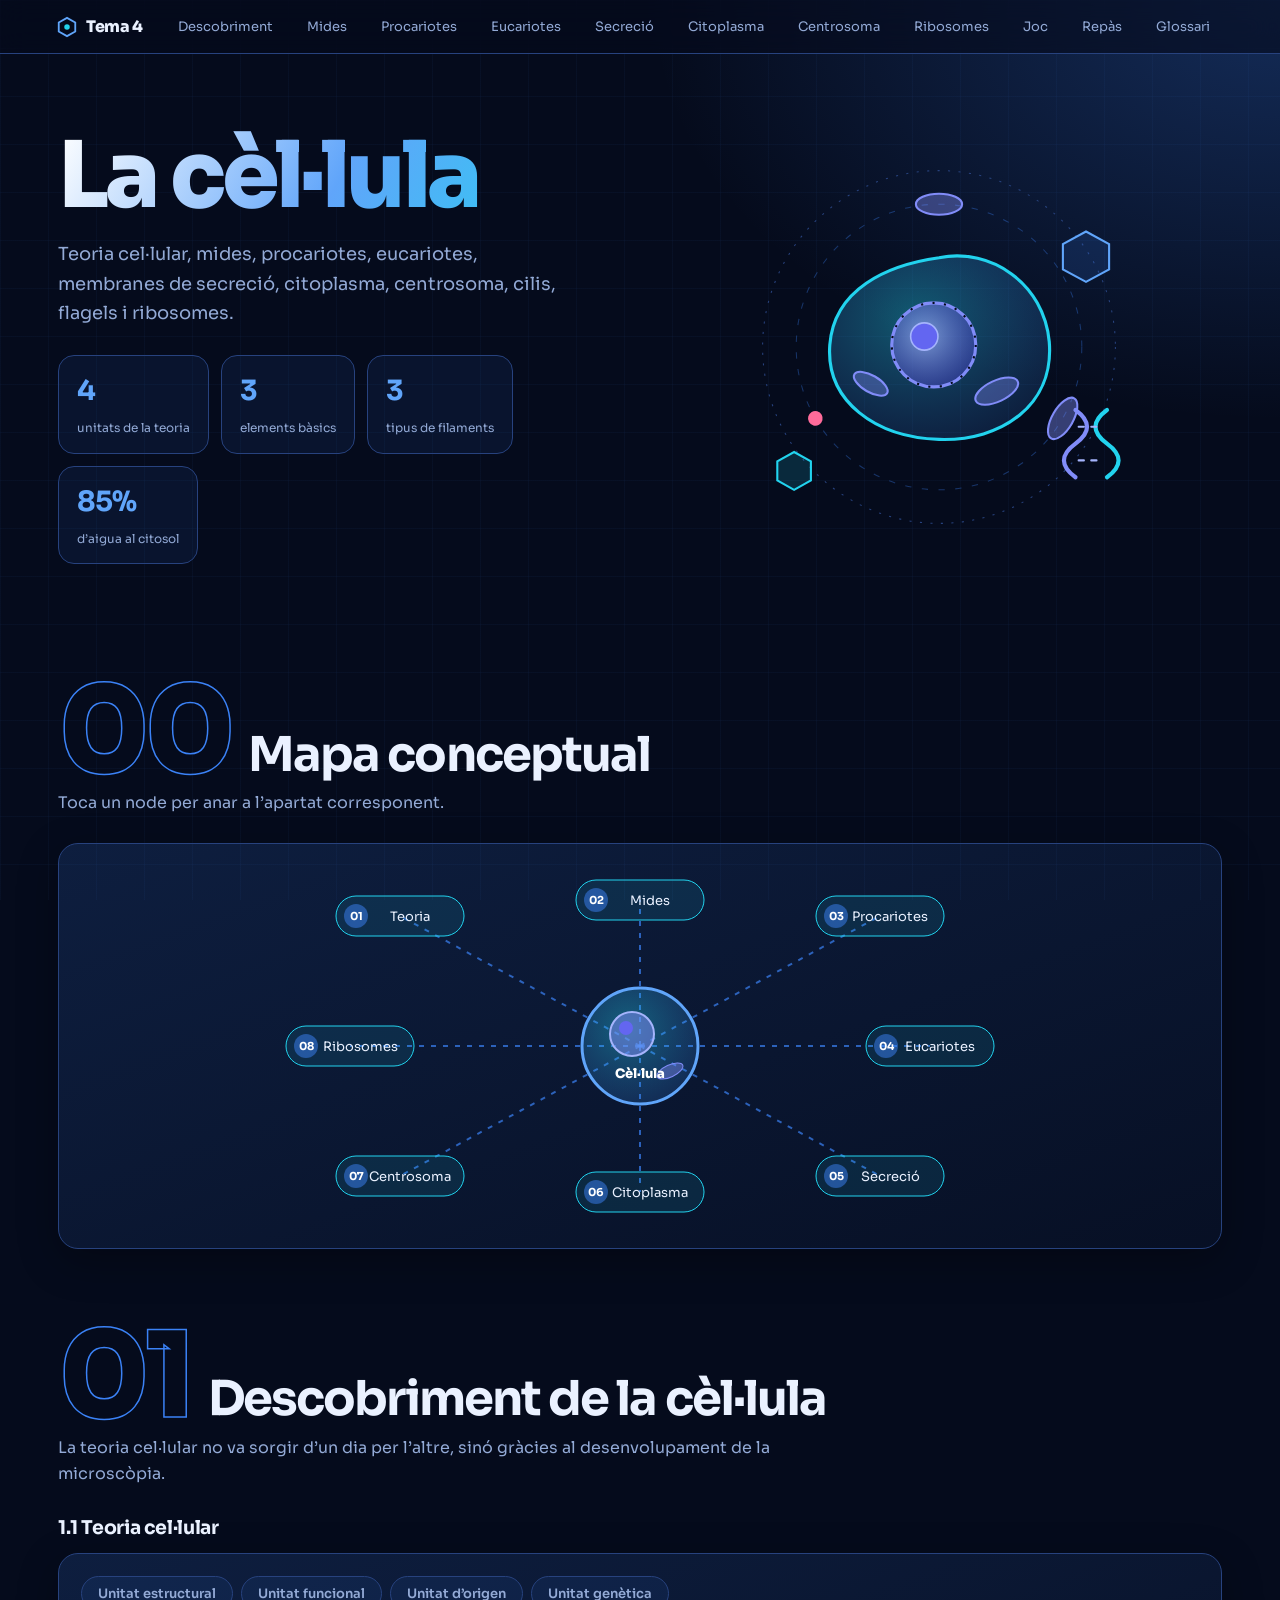
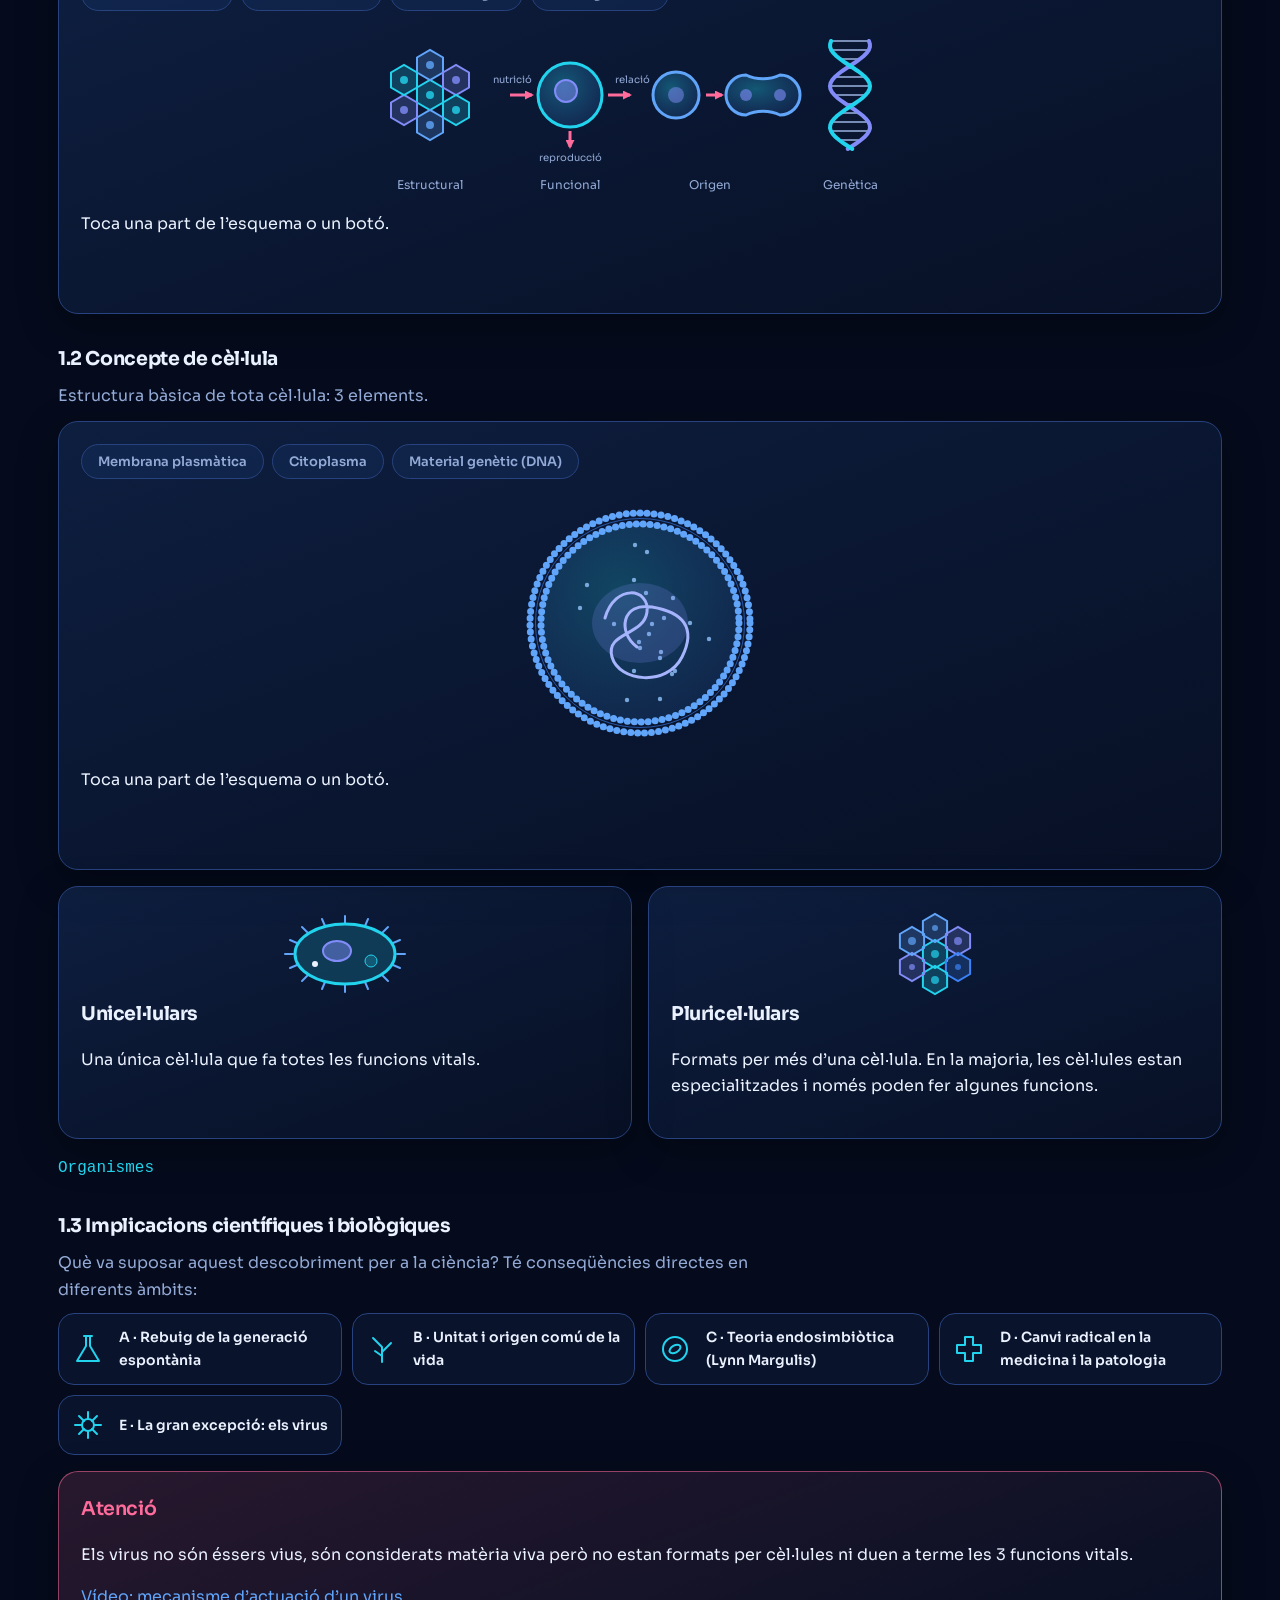
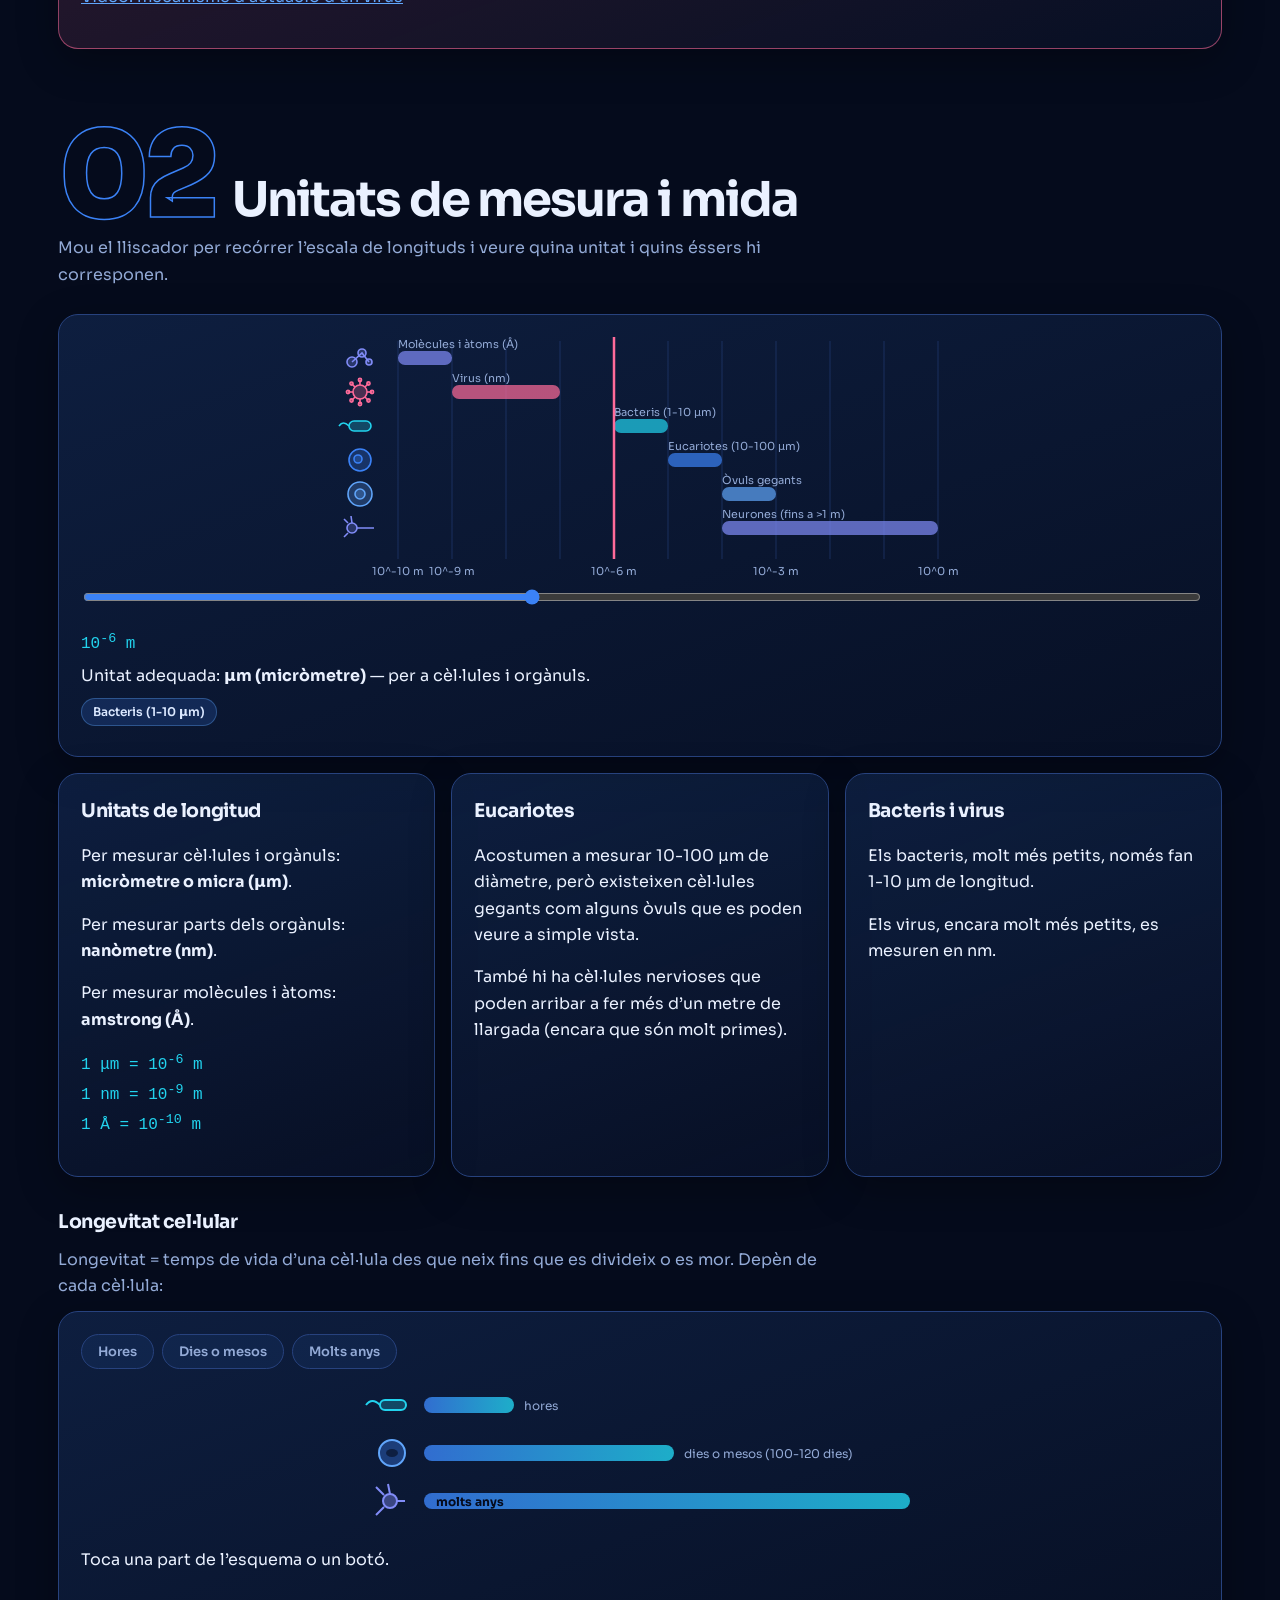
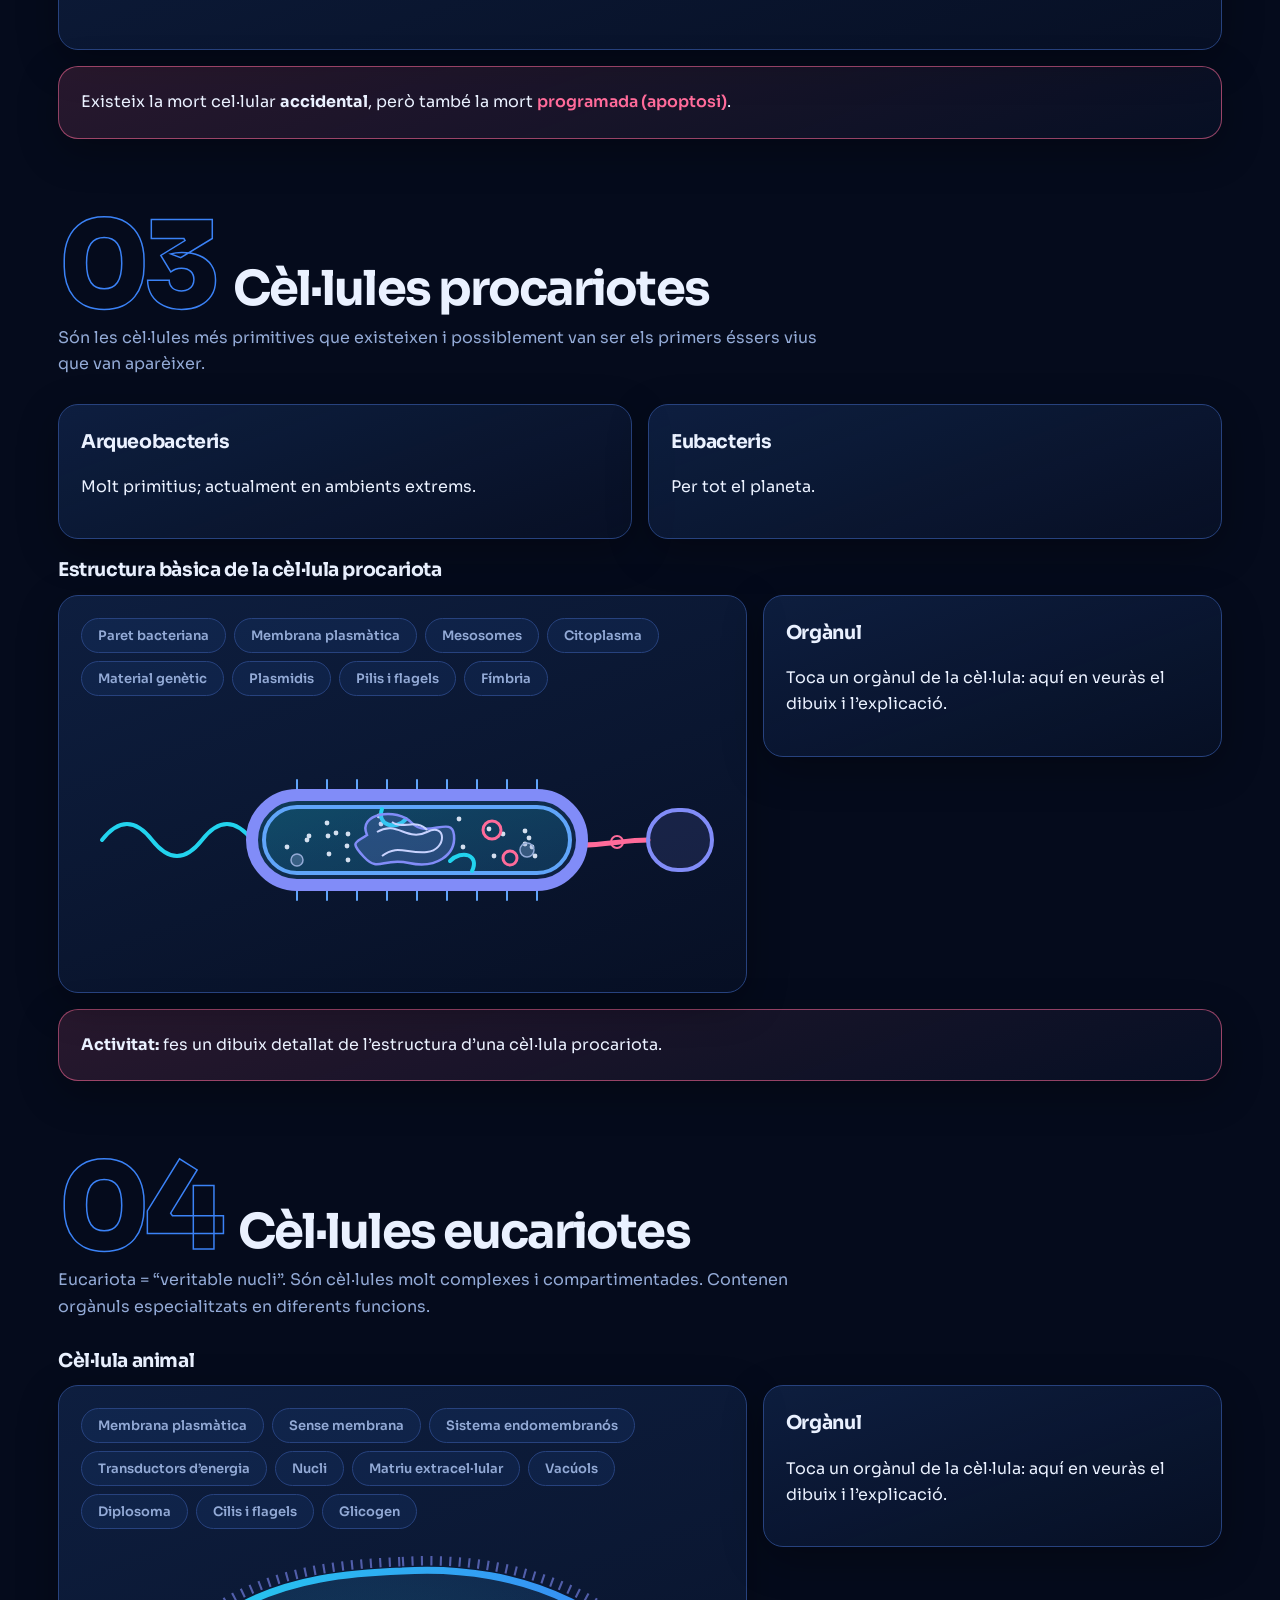
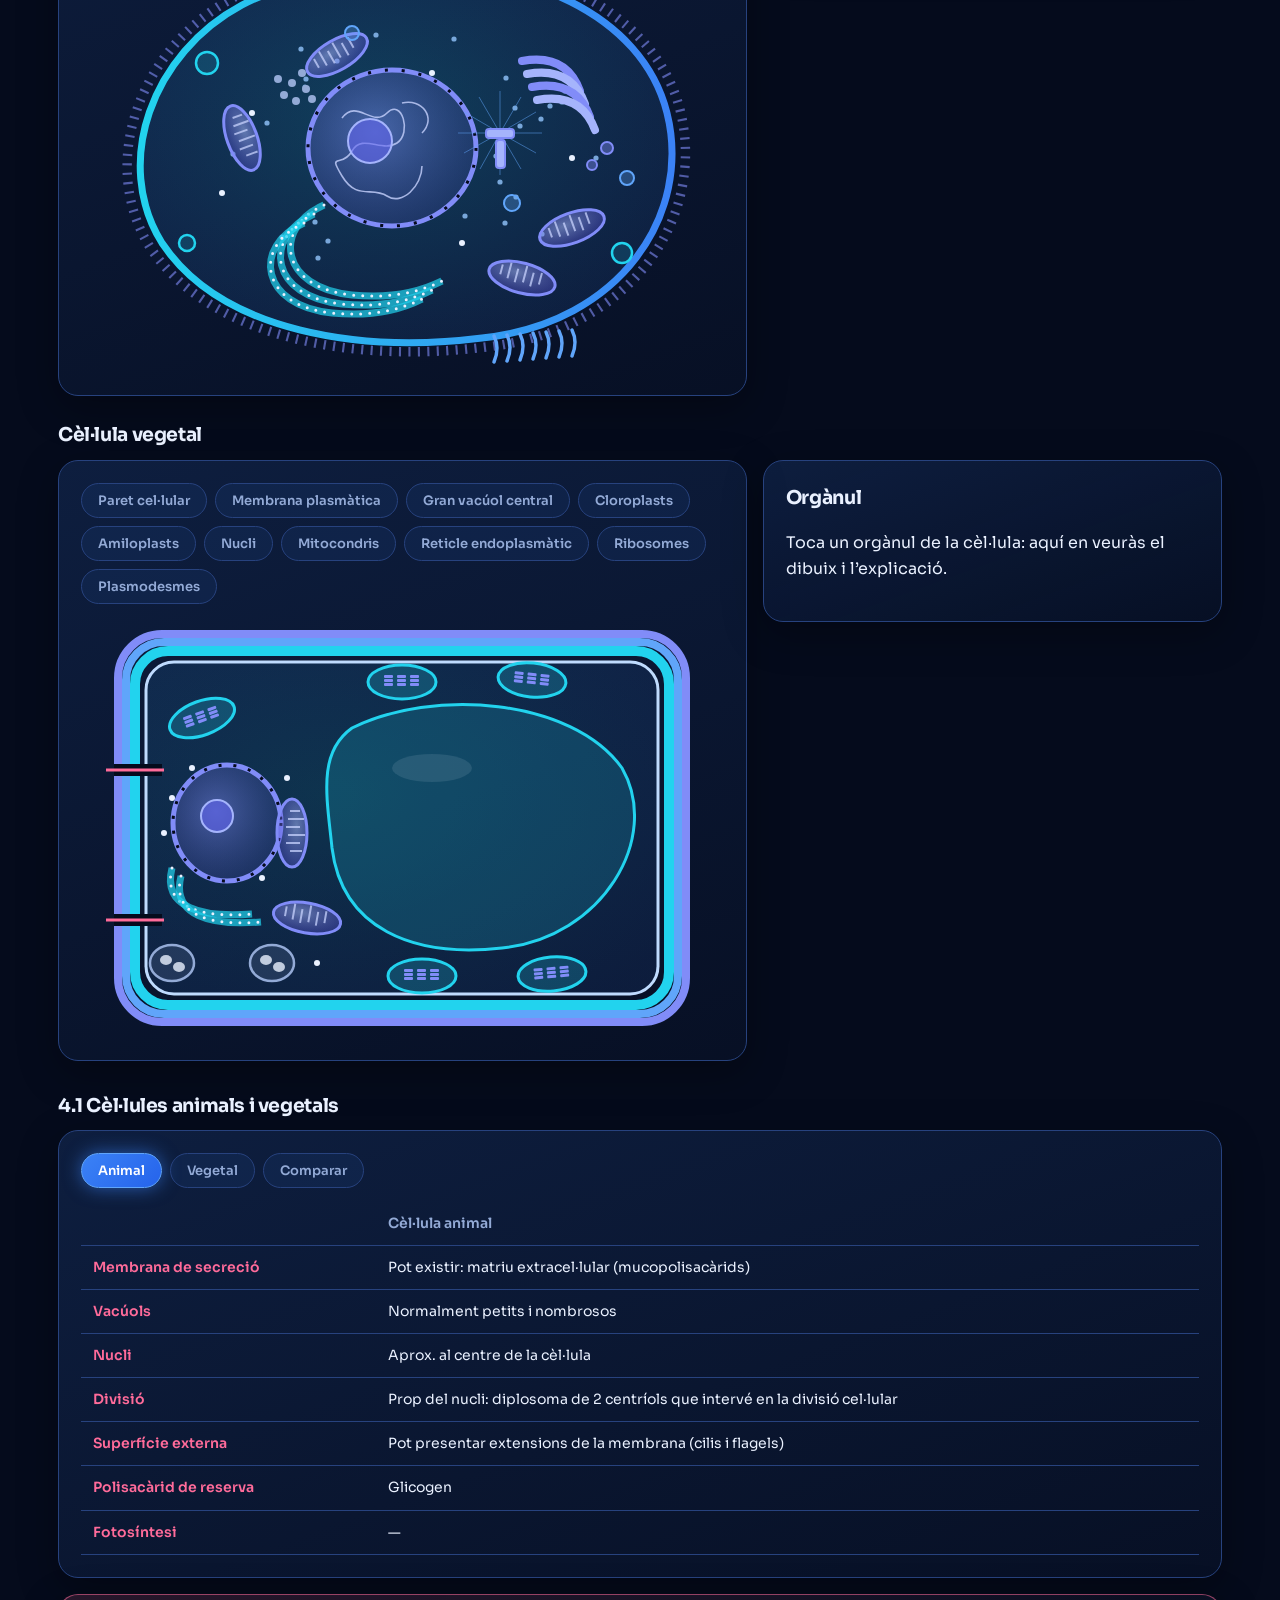
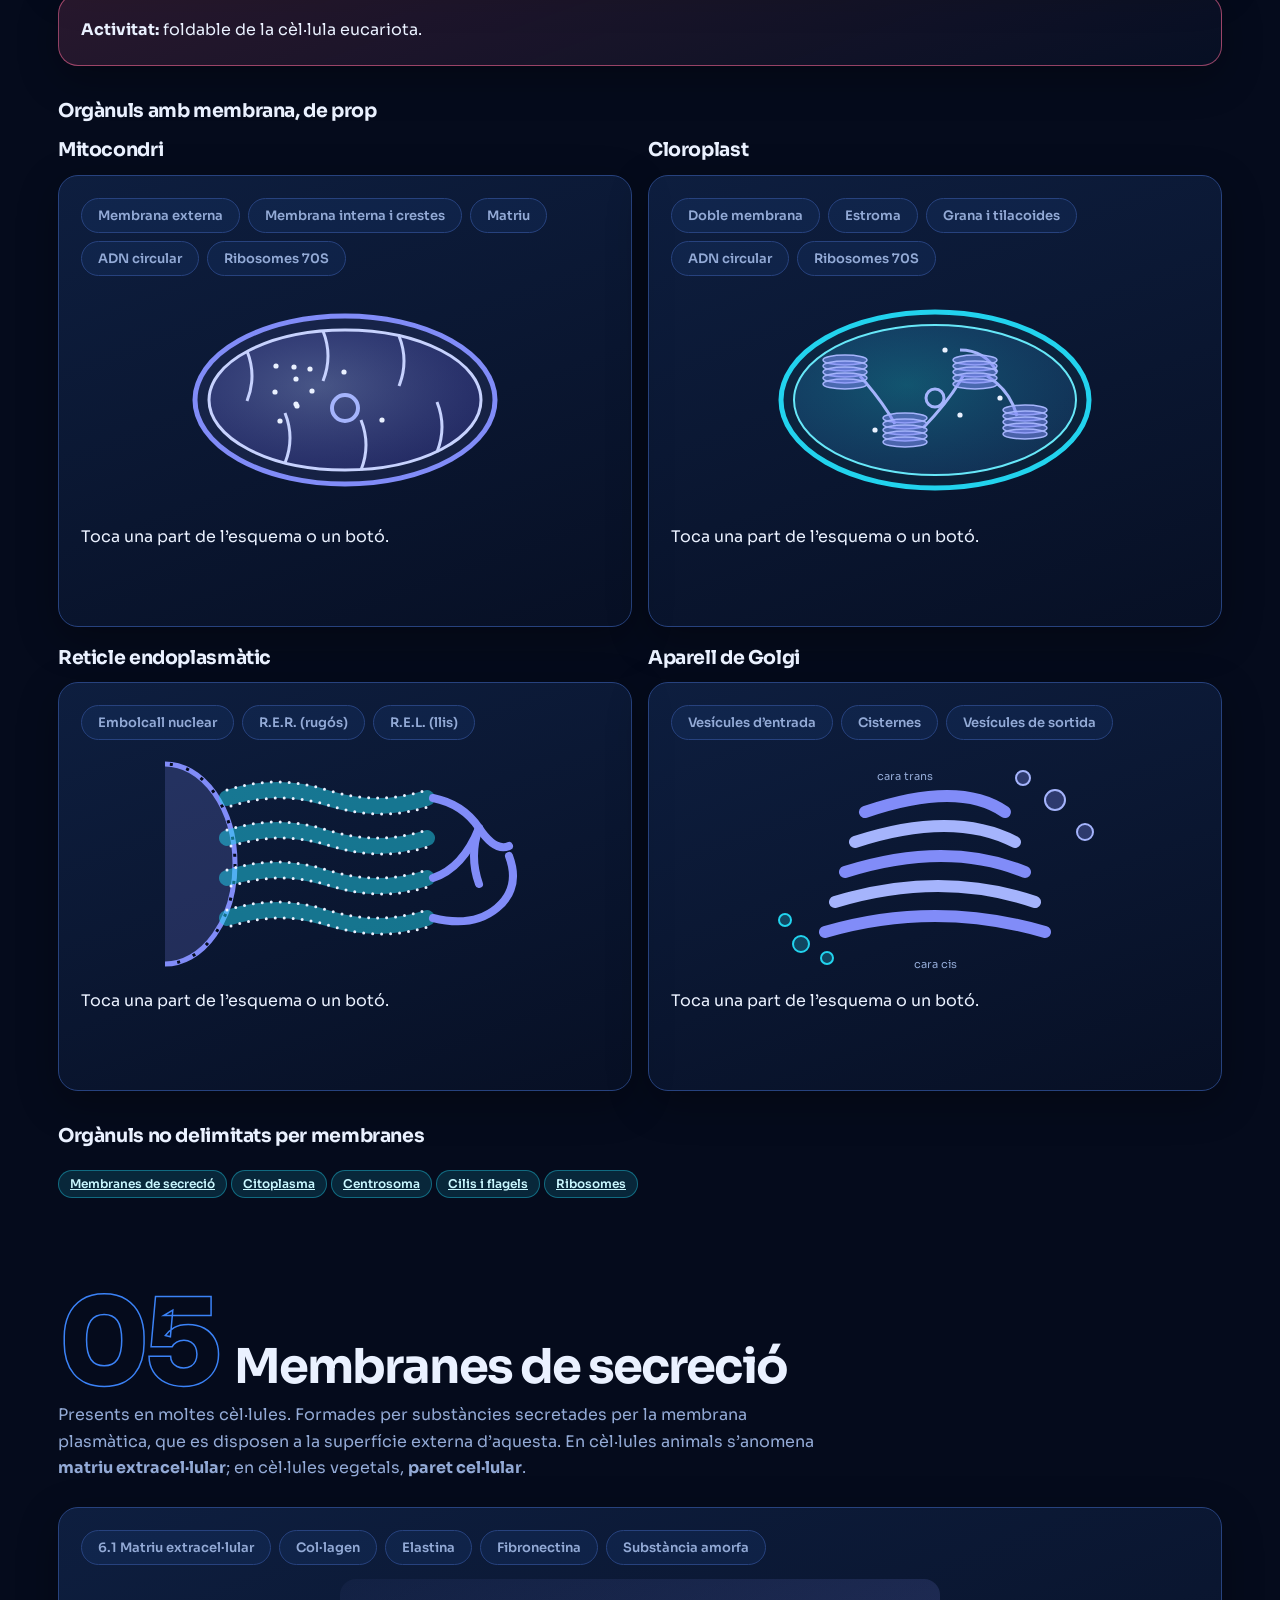
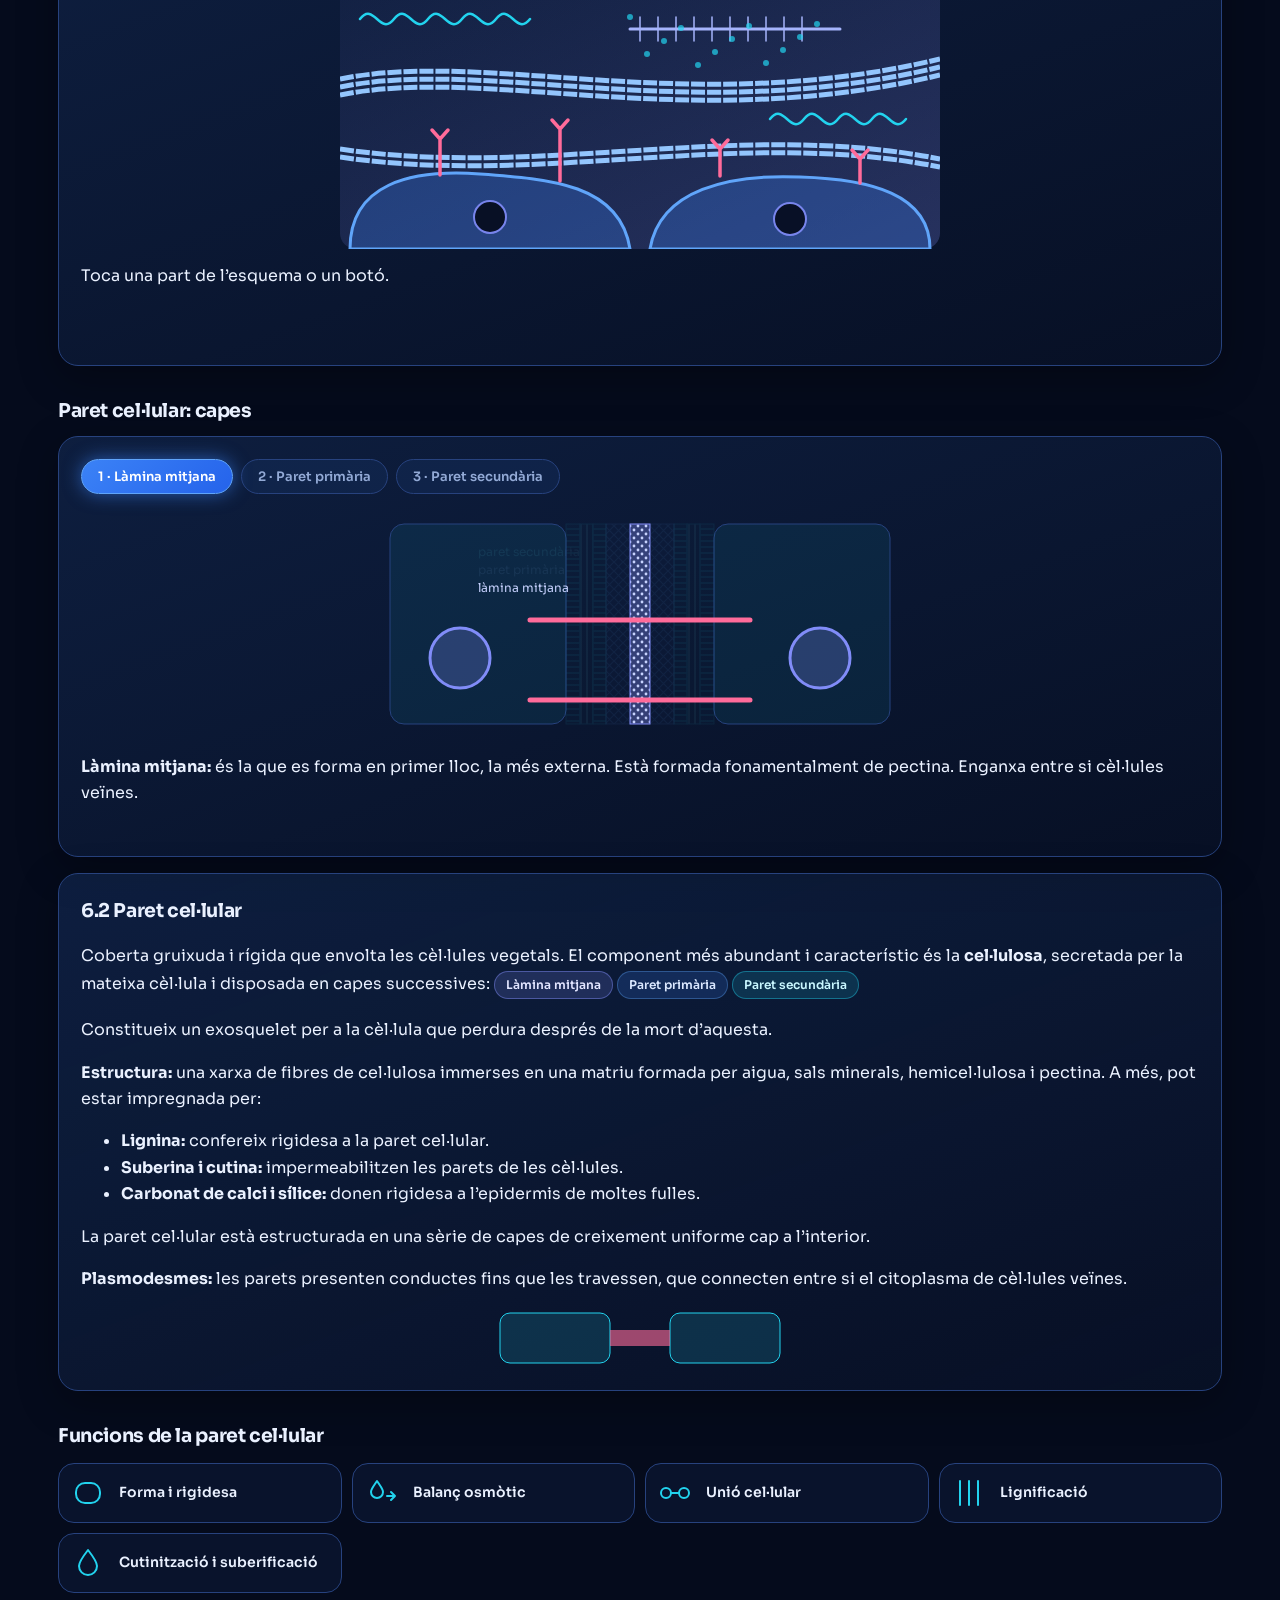
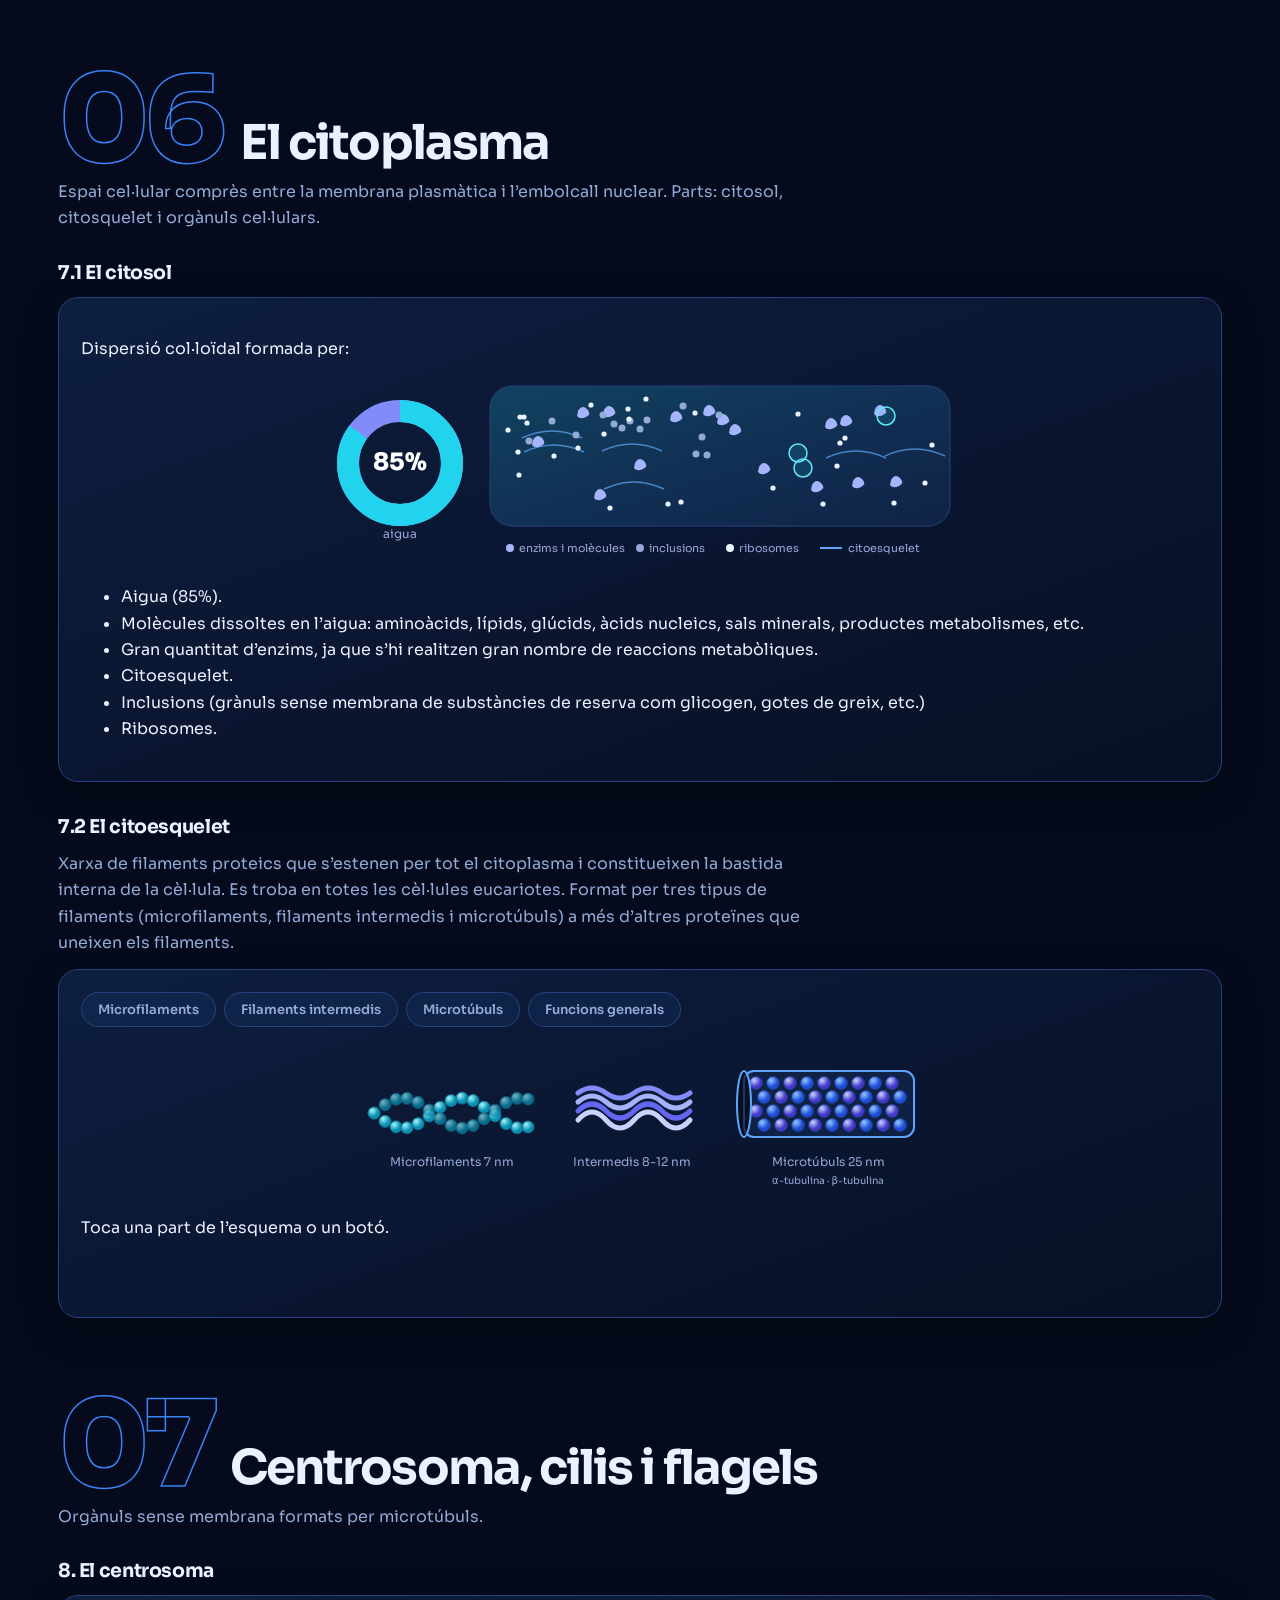
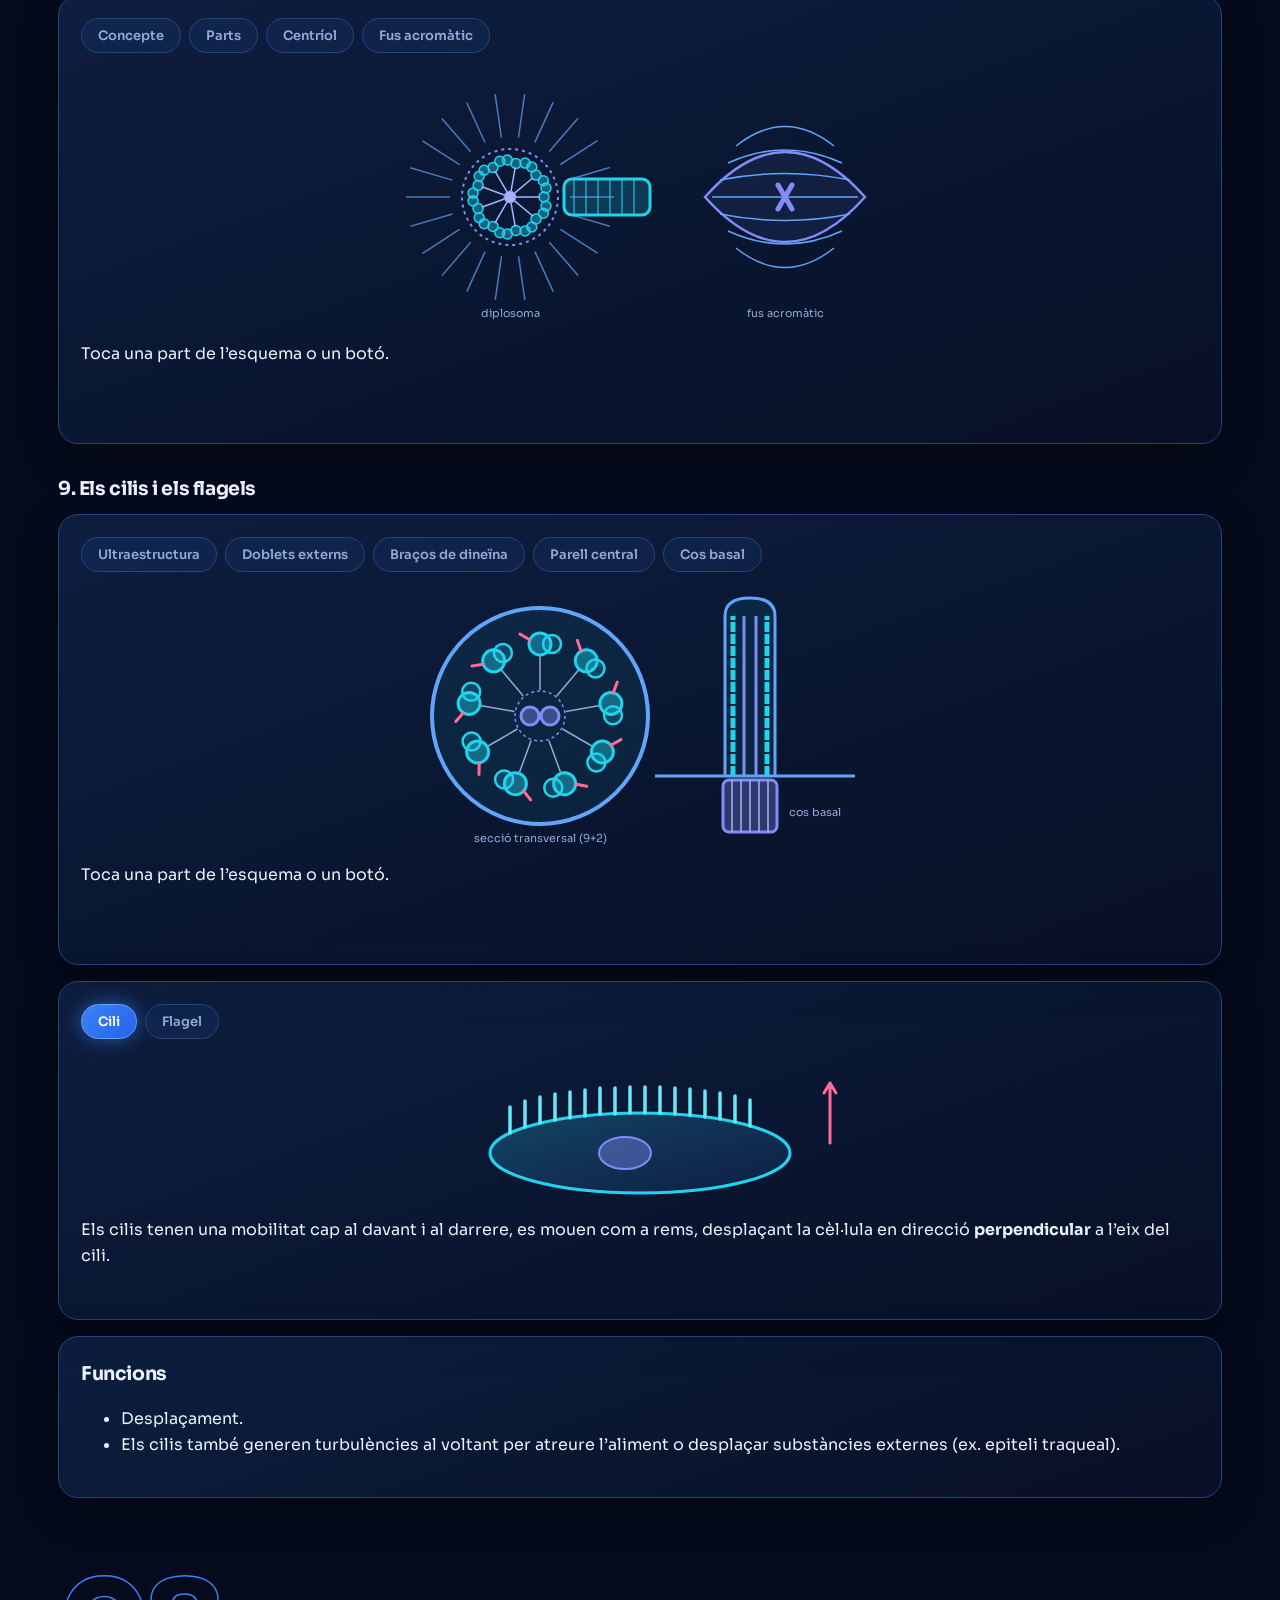
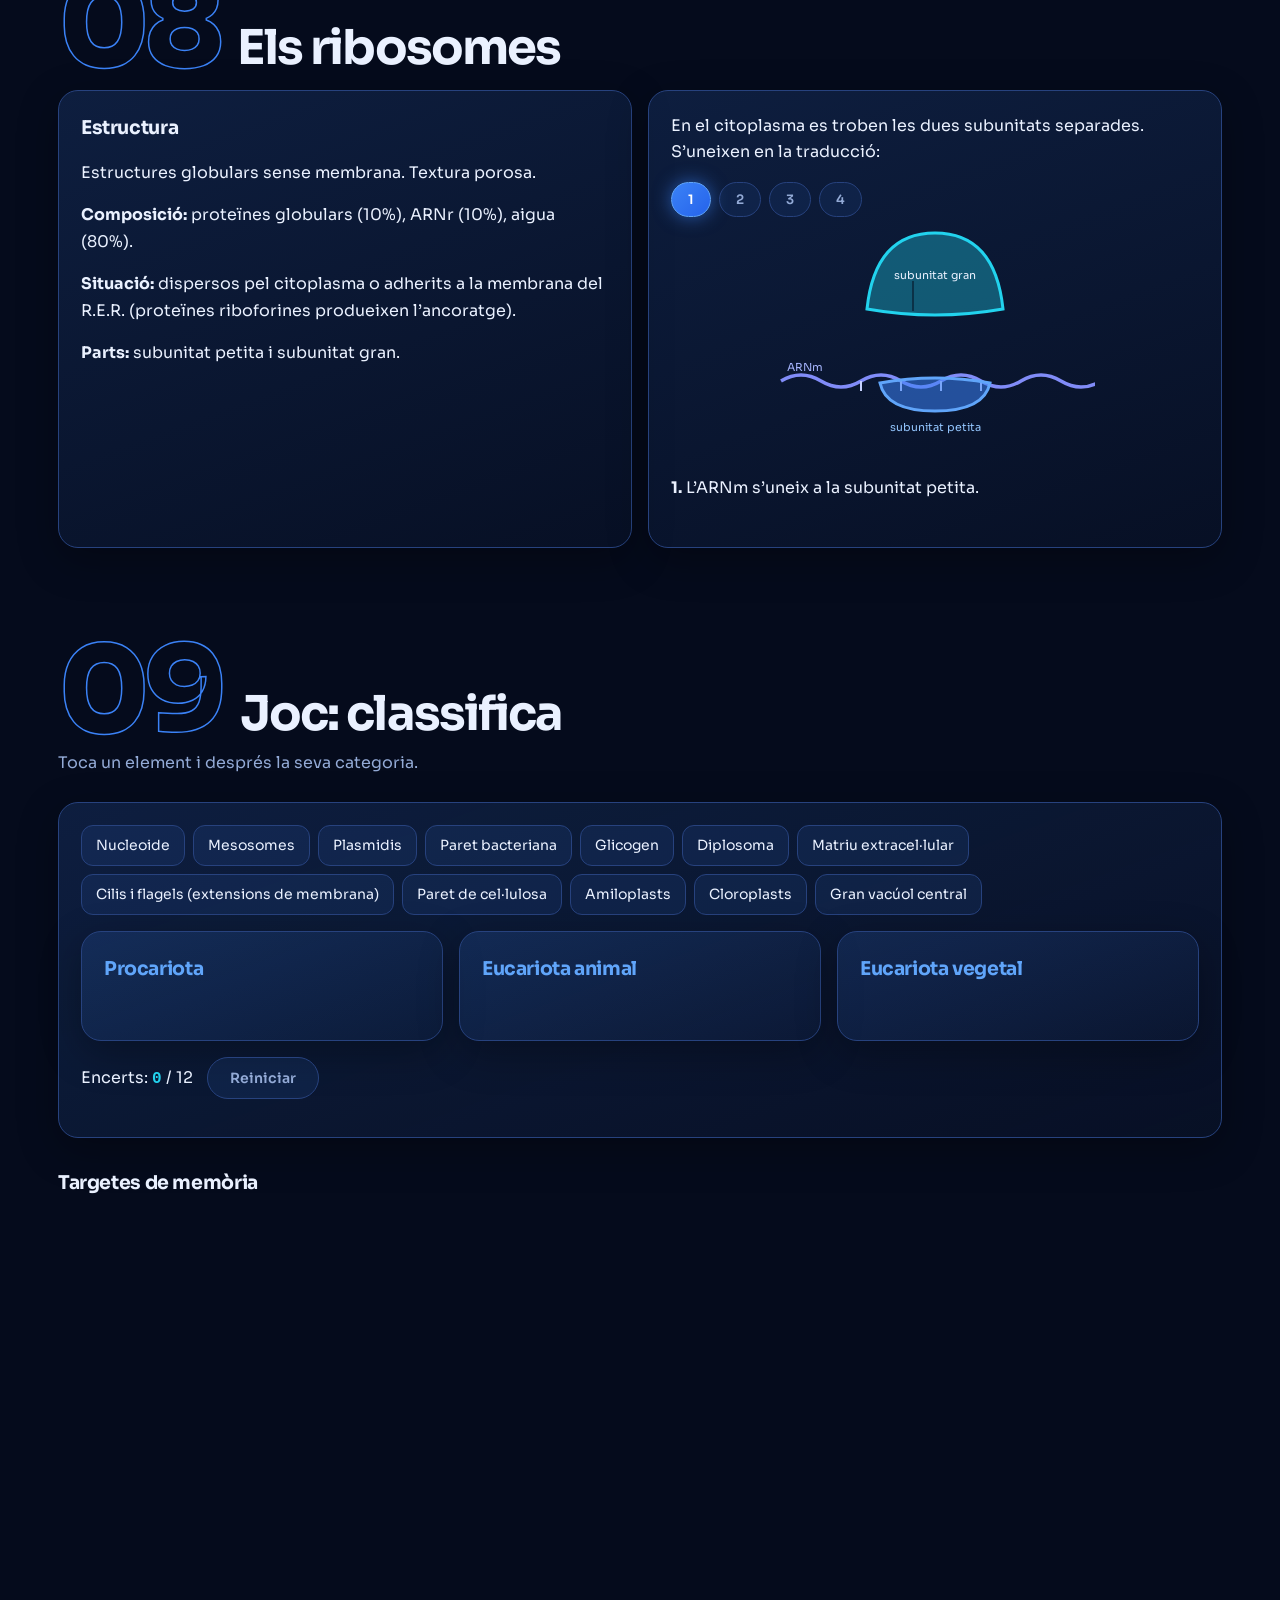
<file: Paginas/La cèl·lula.html>
<!DOCTYPE html>
<html lang="ca">
<head>
<meta charset="utf-8">
<meta name="viewport" content="width=device-width, initial-scale=1, viewport-fit=cover">
<title>Tema 4 · La cèl·lula</title>
<link href="https://fonts.googleapis.com/css2?family=Sora:wght@300;400;600;800&display=swap" rel="stylesheet">
<style>
:root{--bg:#050b1c;--b1:#3b82f6;--b2:#60a5fa;--cy:#22d3ee;--vi:#818cf8;--pk:#ff6b9a;--tx:#eaf1ff;--tx2:#93aad6;--bd:#27427e;color-scheme:dark;box-sizing:border-box;padding-top:env(safe-area-inset-top,0px);padding-bottom:env(safe-area-inset-bottom,0px)}
*{box-sizing:border-box}html{scroll-behavior:smooth;scroll-padding-top:90px;height:100%}
body{margin:0;font:400 16px/1.65 Sora,system-ui,sans-serif;color:var(--tx);background:radial-gradient(900px 600px at 100% 0,rgba(59,130,246,.28),transparent 70%),linear-gradient(rgba(59,130,246,.045) 1px,transparent 1px) 0 0/48px 48px,linear-gradient(90deg,rgba(59,130,246,.045) 1px,transparent 1px) 0 0/48px 48px,var(--bg);background-attachment:fixed;overflow-x:hidden}
nav{position:fixed;top:0;left:0;right:0;z-index:20;padding:env(safe-area-inset-top,0px) 0 0;background:rgba(5,11,28,.62);backdrop-filter:blur(14px);-webkit-backdrop-filter:blur(14px);border-bottom:1px solid var(--bd)}
nav .in{display:flex;align-items:center;gap:14px;padding:10px 16px;max-width:1200px;margin:auto}
.brand{font-weight:800;letter-spacing:-.03em;white-space:nowrap;display:flex;gap:8px;align-items:center}
.links{display:flex;gap:6px;overflow-x:auto;scrollbar-width:none;flex:1}.links::-webkit-scrollbar{display:none}
.links a{color:var(--tx2);text-decoration:none;font-size:13px;padding:6px 14px;border-radius:99px;white-space:nowrap;transition:.2s}
.links a:hover{color:var(--tx)}.links a.act{background:rgba(59,130,246,.2);color:#fff;box-shadow:inset 0 0 0 1px var(--b1)}
#pr{position:absolute;left:0;bottom:-1px;height:2px;width:0;background:linear-gradient(90deg,var(--b1),var(--cy))}
main{max-width:1200px;margin:auto;padding:0 18px}
.hero{padding:130px 0 60px;display:grid;grid-template-columns:repeat(auto-fit,minmax(300px,1fr));gap:30px;align-items:center}
h1{font-size:clamp(44px,8vw,92px);line-height:1;letter-spacing:-.05em;margin:0 0 14px;font-weight:800;background:linear-gradient(120deg,#fff,var(--b2) 50%,var(--cy));-webkit-background-clip:text;background-clip:text;color:transparent}
.sub{color:var(--tx2);font-size:18px;max-width:520px}
.cnt{display:flex;flex-wrap:wrap;gap:12px;margin-top:26px}.cnt div{padding:12px 18px;border:1px solid var(--bd);border-radius:16px;background:rgba(59,130,246,.08)}
.cnt b{display:block;font-size:28px;letter-spacing:-.03em;color:var(--b2)}.cnt span{font-size:12px;color:var(--tx2)}
section{padding:60px 0 20px}
.sh{display:flex;gap:18px;align-items:flex-end;margin-bottom:10px;flex-wrap:wrap}
.num{font-size:clamp(64px,12vw,120px);font-weight:800;line-height:.8;color:transparent;-webkit-text-stroke:1.5px var(--b1);letter-spacing:-.05em}
h2{font-size:clamp(28px,5vw,48px);letter-spacing:-.04em;margin:0;line-height:1.05}
.intro{color:var(--tx2);max-width:760px;margin:6px 0 26px}
h3{margin:0 0 8px;font-size:19px;letter-spacing:-.02em}
.card{background:linear-gradient(160deg,rgba(59,130,246,.16),rgba(59,130,246,.04));border:1px solid var(--bd);border-radius:20px;padding:22px;box-shadow:0 12px 40px rgba(0,0,0,.3);transition:.25s}
.card:hover{border-color:var(--b2);transform:translateY(-3px);box-shadow:0 14px 44px rgba(59,130,246,.18)}
.grid{display:grid;grid-template-columns:repeat(auto-fit,minmax(260px,1fr));gap:16px;margin:16px 0}
.pills{display:flex;flex-wrap:wrap;gap:8px;margin:0 0 14px}
.pill{font:600 13px Sora,system-ui,sans-serif;color:var(--tx2);background:rgba(59,130,246,.08);border:1px solid var(--bd);border-radius:99px;padding:8px 16px;cursor:pointer;transition:.2s}
.pill:hover{color:#fff;border-color:var(--b2)}.pill.on{color:#fff;background:linear-gradient(135deg,var(--b1),#2563eb);border-color:var(--b2);box-shadow:0 0 18px rgba(59,130,246,.6)}
.chip{display:inline-block;font-size:12px;font-weight:600;padding:3px 11px;border-radius:99px;margin:2px 4px 2px 0;color:#dbe8ff;background:rgba(59,130,246,.18);border:1px solid rgba(96,165,250,.35)}
.chip.c{background:rgba(34,211,238,.14);border-color:rgba(34,211,238,.4);color:#c9f7ff}.chip.v{background:rgba(129,140,248,.18);border-color:rgba(129,140,248,.45);color:#e2e5ff}.chip.p{background:rgba(255,107,154,.14);border-color:rgba(255,107,154,.5);color:#ffd3e1}
.pk{color:var(--pk);font-weight:600}.mono{font-family:ui-monospace,Menlo,Consolas,monospace;color:var(--cy)}
.info{margin-top:14px;min-height:80px}.info p{margin:6px 0}.info ul{margin:6px 0;padding-left:20px}
svg{max-width:100%;height:auto;display:block;margin:auto}svg [data-k]{cursor:pointer}svg .on,svg .on *{stroke:var(--pk)!important;stroke-width:4}svg .on text{stroke:none!important}svg [data-k]{transition:filter .2s}svg [data-k]:hover{filter:drop-shadow(0 0 6px #22d3ee)}
details{border:1px solid var(--bd);border-radius:16px;background:rgba(59,130,246,.07);margin:10px 0;transition:.2s}details:hover,details[open]{border-color:var(--b2)}
summary{padding:14px 18px;cursor:pointer;font-weight:600;list-style:none;display:flex;gap:12px;align-items:center}summary::-webkit-details-marker{display:none}
summary i{font-style:normal;width:30px;height:30px;border-radius:9px;background:rgba(129,140,248,.2);color:#e2e5ff;display:grid;place-items:center;flex:none;font-size:13px}
details>div{padding:0 18px 16px;color:#cfe0ff}
.warn{border-color:rgba(255,107,154,.55);background:linear-gradient(160deg,rgba(255,107,154,.14),rgba(59,130,246,.04))}
.btn{font:600 14px Sora,system-ui,sans-serif;color:#fff;background:linear-gradient(135deg,var(--b1),#2563eb);border:0;border-radius:99px;padding:11px 22px;cursor:pointer;box-shadow:0 0 18px rgba(59,130,246,.5)}.btn.g{background:rgba(59,130,246,.1);box-shadow:none;border:1px solid var(--bd);color:var(--tx2)}
.rv{opacity:0;transform:translateY(24px);transition:opacity .7s,transform .7s}.rv.in{opacity:1;transform:none}
input[type=range]{width:100%;accent-color:var(--b1)}
table{border-collapse:collapse;width:100%}td,th{padding:10px 12px;border-bottom:1px solid var(--bd);text-align:left;vertical-align:top;font-size:14px}th{color:var(--tx2);font-weight:600}
.bar{height:10px;border-radius:9px;background:linear-gradient(90deg,var(--b1),var(--cy));margin:6px 0}
.cls{display:flex;flex-wrap:wrap;gap:8px}.cls .it{padding:8px 14px;border-radius:12px;border:1px solid var(--bd);background:rgba(59,130,246,.1);cursor:pointer;font-size:14px;color:var(--tx)}.it.sel{border-color:var(--cy);box-shadow:0 0 14px rgba(34,211,238,.5)}.it.bad{animation:sh .4s;border-color:var(--pk)}
@keyframes sh{25%{transform:translateX(-6px)}75%{transform:translateX(6px)}}
.drop{min-height:110px;cursor:pointer}.drop h3{color:var(--b2)}
.flip{perspective:900px;height:150px;cursor:pointer}.flip>div{position:relative;width:100%;height:100%;transition:transform .6s;transform-style:preserve-3d}.flip.f>div{transform:rotateY(180deg)}
.flip p{position:absolute;inset:0;margin:0;padding:16px;display:grid;place-items:center;text-align:center;border-radius:20px;border:1px solid var(--bd);backface-visibility:hidden;-webkit-backface-visibility:hidden;font-size:14px;background:linear-gradient(160deg,rgba(59,130,246,.2),rgba(5,11,28,.9))}.flip p+p{transform:rotateY(180deg);border-color:var(--cy);color:#c9f7ff}
.opt{display:block;width:100%;text-align:left;margin:8px 0;padding:12px 16px;border-radius:14px;border:1px solid var(--bd);background:rgba(59,130,246,.08);color:var(--tx);font:400 15px Sora,system-ui,sans-serif;cursor:pointer}.opt:hover{border-color:var(--b2)}.opt.ok{border-color:var(--cy);background:rgba(34,211,238,.15)}.opt.ko{border-color:var(--pk);background:rgba(255,107,154,.14)}
#gs{width:100%;padding:13px 20px;border-radius:99px;border:1px solid var(--bd);background:rgba(59,130,246,.08);color:var(--tx);font:400 15px Sora,system-ui,sans-serif;margin-bottom:14px}
.fl{animation:fl 6s ease-in-out infinite}@keyframes fl{50%{transform:translateY(-12px)}}.pu{animation:pu 3s ease-in-out infinite;transform-origin:center;transform-box:fill-box}@keyframes pu{50%{transform:scale(1.08)}}
.ci{animation:ci 1.2s ease-in-out infinite alternate;transform-box:fill-box;transform-origin:50% 100%}@keyframes ci{from{transform:rotate(-28deg)}to{transform:rotate(28deg)}}
footer{text-align:center;color:var(--tx2);font-size:13px;padding:50px 0}
a{color:var(--b2)}
.orb{animation:orb 20s linear infinite;transform-origin:200px 180px}.orb.r{animation-direction:reverse;animation-duration:34s}@keyframes orb{to{transform:rotate(360deg)}}.dn{stroke-dasharray:5 7;animation:dn 2.2s linear infinite}@keyframes dn{to{stroke-dashoffset:-24}}.mn rect{transition:.2s}.mn:hover rect{fill:rgba(59,130,246,.45);stroke:#60a5fa}.mn{cursor:pointer}
.tg{align-items:start;display:grid;grid-template-columns:repeat(auto-fit,minmax(230px,1fr));gap:10px;margin-top:10px}.tile{border:1px solid var(--bd);border-radius:16px;padding:12px;background:rgba(59,130,246,.07);cursor:pointer;transition:.2s;display:grid;grid-template-columns:38px 1fr;gap:4px 10px;align-items:center}.tile:hover,.tile.o{border-color:var(--b2);transform:translateY(-2px)}.tile svg{width:34px;height:34px;fill:none;stroke:var(--cy);stroke-width:2;stroke-linecap:round;stroke-linejoin:round;margin:0}.tile.o svg{stroke:var(--pk)}.tile b{font-size:14px;font-weight:600}.tile .tp{grid-column:1/-1;margin:6px 0 0;font-size:14px;color:#cfe0ff;display:none}.tile.o .tp{display:block}.tile .tp p{margin:4px 0}.ogrid{display:grid;grid-template-columns:repeat(auto-fit,minmax(min(100%,400px),1fr));gap:16px}
.duo{display:grid;grid-template-columns:minmax(0,1.5fr) minmax(0,1fr);gap:16px;align-items:start}.side{position:sticky;top:90px}.side svg{width:100%;height:auto}.side .dim{border:1px solid var(--bd);border-radius:16px;padding:10px;background:rgba(59,130,246,.07);margin-bottom:12px}@media(max-width:900px){.duo{grid-template-columns:1fr}.side{position:static}}
@media(prefers-reduced-motion:reduce){*{animation:none!important;transition:none!important}.rv{opacity:1;transform:none}}
</style>
</head>
<body>
<nav><div class="in"><div class="brand"><svg width="22" height="22" viewBox="0 0 24 24"><path d="M12 2l9 5v10l-9 5-9-5V7z" fill="none" stroke="#60a5fa" stroke-width="2"/><circle cx="12" cy="12" r="3" fill="#22d3ee"/></svg>Tema 4</div><div class="links" id="lk"></div></div><div id="pr"></div></nav>
<main>
<header class="hero" id="top">
<div><h1>La cèl·lula</h1><p class="sub">Teoria cel·lular, mides, procariotes, eucariotes, membranes de secreció, citoplasma, centrosoma, cilis, flagels i ribosomes.</p>
<div class="cnt"><div><b data-n="4">0</b><span>unitats de la teoria</span></div><div><b data-n="3">0</b><span>elements bàsics</span></div><div><b data-n="3">0</b><span>tipus de filaments</span></div><div><b data-n="85" data-s="%">0</b><span>d’aigua al citosol</span></div></div></div>
<svg viewBox="0 0 400 360" width="420" aria-label="Cèl·lula animada"><defs><radialGradient id="hg" cx=".4" cy=".35" r=".8"><stop offset="0" stop-color="#22d3ee" stop-opacity=".4"/><stop offset="1" stop-color="#3b82f6" stop-opacity=".12"/></radialGradient><radialGradient id="hn" cx=".4" cy=".4" r=".7"><stop offset="0" stop-color="#a5b4fc" stop-opacity=".7"/><stop offset="1" stop-color="#4338ca" stop-opacity=".4"/></radialGradient></defs>
<circle cx="200" cy="180" r="168" fill="none" stroke="#27427e" stroke-dasharray="2 8"/><circle class="orb r" cx="200" cy="180" r="136" fill="none" stroke="#3b82f6" stroke-opacity=".35" stroke-dasharray="6 10"/>
<g class="orb"><ellipse cx="200" cy="44" rx="22" ry="10" fill="rgba(129,140,248,.4)" stroke="#818cf8" stroke-width="2"/><ellipse cx="200" cy="44" rx="22" ry="10" fill="rgba(129,140,248,.4)" stroke="#818cf8" stroke-width="2" transform="rotate(120 200 180)"/><circle cx="200" cy="44" r="7" fill="#ff6b9a" transform="rotate(240 200 180)"/></g>
<g class="pu"><path d="M200 95C250 85 300 120 305 175C310 235 260 270 200 268C140 266 92 232 96 178C100 125 150 102 200 95Z" fill="url(#hg)" stroke="#22d3ee" stroke-width="3"/><circle cx="195" cy="178" r="40" fill="url(#hn)" stroke="#818cf8" stroke-width="3"/><circle cx="195" cy="178" r="40" fill="none" stroke="#050b1c" stroke-width="2" stroke-dasharray="2 9"/><circle cx="186" cy="170" r="13" fill="#6366f1" stroke="#a5b4fc" stroke-width="1.5"/><ellipse cx="255" cy="222" rx="22" ry="10" fill="rgba(129,140,248,.35)" stroke="#818cf8" stroke-width="2" transform="rotate(-25 255 222)"/><ellipse cx="135" cy="215" rx="18" ry="8" fill="rgba(129,140,248,.35)" stroke="#818cf8" stroke-width="2" transform="rotate(30 135 215)"/></g>
<g class="fl"><path d="M340 70l22 12v24l-22 12-22-12V82z" fill="rgba(59,130,246,.15)" stroke="#60a5fa" stroke-width="2"/><path d="M62 280l16 9v18l-16 9-16-9v-18z" fill="rgba(34,211,238,.15)" stroke="#22d3ee" stroke-width="2"/></g>
<g class="fl" style="animation-delay:-3s" fill="none" stroke-width="4" stroke-linecap="round"><path d="M330 240q22 16 0 32t0 32" stroke="#818cf8"/><path d="M360 240q-22 16 0 32t0 32" stroke="#22d3ee"/><path class="dn" d="M333 256h24M333 288h24" stroke="#a5b4fc" stroke-width="2"/></g></svg>
</header>

<section id="mapa" class="rv"><div class="sh"><span class="num">00</span><h2>Mapa conceptual</h2></div><p class="intro">Toca un node per anar a l’apartat corresponent.</p><div class="card"><svg id="cm" viewBox="0 0 720 360" width="720"></svg></div></section>

<section id="s1" class="rv"><div class="sh"><span class="num">01</span><h2>Descobriment de la cèl·lula</h2></div>
<p class="intro">La teoria cel·lular no va sorgir d’un dia per l’altre, sinó gràcies al desenvolupament de la microscòpia.</p>
<h3>1.1 Teoria cel·lular</h3><div id="t1" class="card"></div>
<h3 style="margin-top:30px">1.2 Concepte de cèl·lula</h3>
<p class="intro" style="margin-bottom:12px">Estructura bàsica de tota cèl·lula: 3 elements.</p><div id="t2" class="card"></div>
<div class="grid"><div class="card"><svg viewBox="0 0 140 90" width="140"><g stroke="#60a5fa" stroke-width="2" stroke-linecap="round"><path d="M122 45l8 0"/><path d="M118 56l7 3"/><path d="M107 66l6 6"/><path d="M90 73l3 7"/><path d="M70 75l-0 8"/><path d="M50 73l-3 7"/><path d="M33 66l-6 6"/><path d="M22 56l-7 3"/><path d="M18 45l-8 -0"/><path d="M22 34l-7 -3"/><path d="M33 24l-6 -6"/><path d="M50 17l-3 -7"/><path d="M70 15l0 -8"/><path d="M90 17l3 -7"/><path d="M107 24l6 -6"/><path d="M118 34l7 -3"/></g><ellipse cx="70" cy="45" rx="50" ry="30" fill="rgba(34,211,238,.18)" stroke="#22d3ee" stroke-width="3" class="pu"/><ellipse cx="62" cy="42" rx="14" ry="10" fill="rgba(129,140,248,.45)" stroke="#818cf8" stroke-width="2"/><circle cx="96" cy="52" r="6" fill="rgba(34,211,238,.2)" stroke="#22d3ee"/><circle cx="40" cy="55" r="3" fill="#eaf1ff"/></svg><h3>Unicel·lulars</h3><p>Una única cèl·lula que fa totes les funcions vitals.</p></div><div class="card"><svg viewBox="0 0 140 90" width="140"><path d="M82.1 38.0L82.1 52.0L70.0 59.0L57.9 52.0L57.9 38.0L70.0 31.0Z" fill="#22d3ee" fill-opacity=".22" stroke="#22d3ee" stroke-width="2"/><circle cx="70" cy="45" r="4" fill="#22d3ee" fill-opacity=".7"/><path d="M82.1 12.0L82.1 26.0L70.0 33.0L57.9 26.0L57.9 12.0L70.0 5.0Z" fill="#60a5fa" fill-opacity=".22" stroke="#60a5fa" stroke-width="2"/><circle cx="70" cy="19" r="3" fill="#60a5fa" fill-opacity=".7"/><path d="M105.1 25.0L105.1 39.0L93.0 46.0L80.9 39.0L80.9 25.0L93.0 18.0Z" fill="#818cf8" fill-opacity=".22" stroke="#818cf8" stroke-width="2"/><circle cx="93" cy="32" r="4" fill="#818cf8" fill-opacity=".7"/><path d="M105.1 51.0L105.1 65.0L93.0 72.0L80.9 65.0L80.9 51.0L93.0 44.0Z" fill="#3b82f6" fill-opacity=".22" stroke="#3b82f6" stroke-width="2"/><circle cx="93" cy="58" r="3" fill="#3b82f6" fill-opacity=".7"/><path d="M82.1 64.0L82.1 78.0L70.0 85.0L57.9 78.0L57.9 64.0L70.0 57.0Z" fill="#22d3ee" fill-opacity=".22" stroke="#22d3ee" stroke-width="2"/><circle cx="70" cy="71" r="4" fill="#22d3ee" fill-opacity=".7"/><path d="M59.1 51.0L59.1 65.0L47.0 72.0L34.9 65.0L34.9 51.0L47.0 44.0Z" fill="#818cf8" fill-opacity=".22" stroke="#818cf8" stroke-width="2"/><circle cx="47" cy="58" r="3" fill="#818cf8" fill-opacity=".7"/><path d="M59.1 25.0L59.1 39.0L47.0 46.0L34.9 39.0L34.9 25.0L47.0 18.0Z" fill="#60a5fa" fill-opacity=".22" stroke="#60a5fa" stroke-width="2"/><circle cx="47" cy="32" r="4" fill="#60a5fa" fill-opacity=".7"/></svg><h3>Pluricel·lulars</h3><p>Formats per més d’una cèl·lula. En la majoria, les cèl·lules estan especialitzades i només poden fer algunes funcions.</p></div></div>
<p class="mono" style="margin:0">Organismes</p>
<h3 style="margin-top:30px">1.3 Implicacions científiques i biològiques</h3>
<p class="intro" style="margin-bottom:10px">Què va suposar aquest descobriment per a la ciència? Té conseqüències directes en diferents àmbits:</p>
<div id="imp"></div>
<div class="card warn" style="margin-top:16px"><h3 class="pk">Atenció</h3><p>Els virus no són éssers vius, són considerats matèria viva però no estan formats per cèl·lules ni duen a terme les 3 funcions vitals.</p><p><a href="https://www.youtube.com/watch?v=Rpj0emEGShQ" target="_blank" rel="noopener">Vídeo: mecanisme d’actuació d’un virus</a></p></div>
</section>

<section id="s2" class="rv"><div class="sh"><span class="num">02</span><h2>Unitats de mesura i mida</h2></div><p class="intro">Mou el lliscador per recórrer l’escala de longituds i veure quina unitat i quins éssers hi corresponen.</p>
<div class="card"><svg id="sc" viewBox="0 0 640 250" width="640"></svg><input id="rg" type="range" min="-10" max="0" step=".1" value="-6" aria-label="Escala"><div id="ru" class="info" style="min-height:60px"></div></div>
<div class="grid"><div class="card"><h3>Unitats de longitud</h3><p>Per mesurar cèl·lules i orgànuls: <b>micròmetre o micra (μm)</b>.</p><p>Per mesurar parts dels orgànuls: <b>nanòmetre (nm)</b>.</p><p>Per mesurar molècules i àtoms: <b>amstrong (Å)</b>.</p><p class="mono">1 μm = 10<sup>-6</sup> m<br>1 nm = 10<sup>-9</sup> m<br>1 Å = 10<sup>-10</sup> m</p></div>
<div class="card"><h3>Eucariotes</h3><p>Acostumen a mesurar 10-100 μm de diàmetre, però existeixen cèl·lules gegants com alguns òvuls que es poden veure a simple vista.</p><p>També hi ha cèl·lules nervioses que poden arribar a fer més d’un metre de llargada (encara que són molt primes).</p></div>
<div class="card"><h3>Bacteris i virus</h3><p>Els bacteris, molt més petits, només fan 1-10 μm de longitud.</p><p>Els virus, encara molt més petits, es mesuren en nm.</p></div></div>
<h3 style="margin-top:30px">Longevitat cel·lular</h3>
<p class="intro" style="margin-bottom:12px">Longevitat = temps de vida d’una cèl·lula des que neix fins que es divideix o es mor. Depèn de cada cèl·lula:</p>
<div id="lg" class="card"></div>
<div class="card warn" style="margin-top:16px"><p style="margin:0">Existeix la mort cel·lular <b>accidental</b>, però també la mort <b class="pk">programada (apoptosi)</b>.</p></div></section>

<section id="s3" class="rv"><div class="sh"><span class="num">03</span><h2>Cèl·lules procariotes</h2></div>
<p class="intro">Són les cèl·lules més primitives que existeixen i possiblement van ser els primers éssers vius que van aparèixer.</p>
<div class="grid"><div class="card"><h3>Arqueobacteris</h3><p>Molt primitius; actualment en ambients extrems.</p></div><div class="card"><h3>Eubacteris</h3><p>Per tot el planeta.</p></div></div>
<h3>Estructura bàsica de la cèl·lula procariota</h3><div id="pro" class="card"></div>
<div class="card warn" style="margin-top:16px"><p style="margin:0"><b>Activitat:</b> fes un dibuix detallat de l’estructura d’una cèl·lula procariota.</p></div></section>

<section id="s4" class="rv"><div class="sh"><span class="num">04</span><h2>Cèl·lules eucariotes</h2></div>
<p class="intro">Eucariota = “veritable nucli”. Són cèl·lules molt complexes i compartimentades. Contenen orgànuls especialitzats en diferents funcions.</p>
<h3>Cèl·lula animal</h3><div id="euc" class="card"></div>
<h3 style="margin-top:24px">Cèl·lula vegetal</h3><div id="eucv" class="card"></div>
<h3 style="margin-top:30px">4.1 Cèl·lules animals i vegetals</h3>
<div class="card"><div class="pills" id="av"><button class="pill on" data-m="a">Animal</button><button class="pill" data-m="v">Vegetal</button><button class="pill" data-m="b">Comparar</button></div><div id="avt" style="overflow-x:auto"></div></div>
<div class="card warn" style="margin-top:16px"><p style="margin:0"><b>Activitat:</b> foldable de la cèl·lula eucariota.</p></div>
<h3 style="margin-top:30px">Orgànuls amb membrana, de prop</h3><div class="ogrid"><div><h3>Mitocondri</h3><div id="o1" class="card"></div></div><div><h3>Cloroplast</h3><div id="o2" class="card"></div></div><div><h3>Reticle endoplasmàtic</h3><div id="o3" class="card"></div></div><div><h3>Aparell de Golgi</h3><div id="o4" class="card"></div></div></div>
<h3 style="margin-top:30px">Orgànuls no delimitats per membranes</h3><p id="nm"></p></section>

<section id="s5" class="rv"><div class="sh"><span class="num">05</span><h2>Membranes de secreció</h2></div>
<p class="intro">Presents en moltes cèl·lules. Formades per substàncies secretades per la membrana plasmàtica, que es disposen a la superfície externa d’aquesta. En cèl·lules animals s’anomena <b>matriu extracel·lular</b>; en cèl·lules vegetals, <b>paret cel·lular</b>.</p>
<div id="mx" class="card"></div>
<h3 style="margin-top:30px">Paret cel·lular: capes</h3><div class="card"><div class="pills"><button class="pill on" data-s="1">1 · Làmina mitjana</button><button class="pill" data-s="2">2 · Paret primària</button><button class="pill" data-s="3">3 · Paret secundària</button></div>
<svg id="pw" viewBox="0 0 520 232" width="520"><defs><pattern id="p1" width="8" height="8" patternUnits="userSpaceOnUse"><rect width="8" height="8" fill="rgba(129,140,248,.35)"/><circle cx="2" cy="2" r="1.4" fill="#c7d2fe"/><circle cx="6" cy="6" r="1.4" fill="#c7d2fe"/></pattern><pattern id="p2" width="9" height="9" patternUnits="userSpaceOnUse"><rect width="9" height="9" fill="rgba(59,130,246,.25)"/><path d="M0 0L9 9M9 0L0 9" stroke="#60a5fa" stroke-width="1.2"/></pattern><pattern id="p3" width="8" height="6" patternUnits="userSpaceOnUse"><rect width="8" height="6" fill="rgba(34,211,238,.25)"/><path d="M0 3H8" stroke="#22d3ee" stroke-width="1.6"/></pattern><pattern id="p4" width="6" height="8" patternUnits="userSpaceOnUse"><rect width="6" height="8" fill="rgba(34,211,238,.18)"/><path d="M3 0V8" stroke="#67e8f9" stroke-width="1.6"/></pattern></defs>
<rect x="10" y="16" width="176" height="200" rx="14" fill="rgba(34,211,238,.08)" stroke="#27427e"/><rect x="334" y="16" width="176" height="200" rx="14" fill="rgba(34,211,238,.08)" stroke="#27427e"/><circle cx="80" cy="150" r="30" fill="rgba(129,140,248,.25)" stroke="#818cf8" stroke-width="3"/><circle cx="440" cy="150" r="30" fill="rgba(129,140,248,.25)" stroke="#818cf8" stroke-width="3"/>
<g id="L3" stroke="#22d3ee"><rect x="186" y="16" width="14" height="200" fill="url(#p3)"/><rect x="200" y="16" width="13" height="200" fill="url(#p4)"/><rect x="213" y="16" width="13" height="200" fill="url(#p3)"/><rect x="294" y="16" width="13" height="200" fill="url(#p3)"/><rect x="307" y="16" width="13" height="200" fill="url(#p4)"/><rect x="320" y="16" width="14" height="200" fill="url(#p3)"/><text x="98" y="48" fill="#67e8f9" font-size="12" stroke="none">paret secundària</text></g>
<g id="L2" stroke="#60a5fa"><rect x="226" y="16" width="24" height="200" fill="url(#p2)"/><rect x="270" y="16" width="24" height="200" fill="url(#p2)"/><text x="98" y="66" fill="#93c5fd" font-size="12" stroke="none">paret primària</text></g>
<g id="L1" stroke="#818cf8"><rect x="250" y="16" width="20" height="200" fill="url(#p1)"/><text x="98" y="84" fill="#c7d2fe" font-size="12" stroke="none">làmina mitjana</text><path d="M150 112H370M150 192H370" stroke="#ff6b9a" stroke-width="5" stroke-linecap="round" fill="none"/></g></svg>
<div id="pwi" class="info"></div></div>
<div id="pc" class="card" style="margin-top:16px"></div>
<h3 style="margin-top:30px">Funcions de la paret cel·lular</h3><div id="pf"></div></section>

<section id="s6" class="rv"><div class="sh"><span class="num">06</span><h2>El citoplasma</h2></div>
<p class="intro">Espai cel·lular comprès entre la membrana plasmàtica i l’embolcall nuclear. Parts: citosol, citosquelet i orgànuls cel·lulars.</p>
<h3>7.1 El citosol</h3><div class="card"><p>Dispersió col·loïdal formada per:</p><svg viewBox="0 0 640 190" width="640"><defs><linearGradient id="cw" x1="0" y1="0" y2="1"><stop offset="0" stop-color="#22d3ee" stop-opacity=".22"/><stop offset="1" stop-color="#3b82f6" stop-opacity=".12"/></linearGradient></defs><circle cx="80" cy="85" r="52" fill="none" stroke="#818cf8" stroke-width="22"/><circle cx="80" cy="85" r="52" fill="none" stroke="#22d3ee" stroke-width="22" stroke-dasharray="277.7 326.7" transform="rotate(-90 80 85)"/><text x="80" y="92" text-anchor="middle" fill="#fff" font-size="24" font-weight="800">85%</text><text x="80" y="160" text-anchor="middle" fill="#93aad6" font-size="12">aigua</text><rect x="170" y="8" width="460" height="140" rx="22" fill="url(#cw)" stroke="#27427e"/><path d="M565 78q30-14 60 0" fill="none" stroke="#60a5fa" stroke-width="1.5" opacity=".7"/><path d="M282 73q30-14 60 0" fill="none" stroke="#60a5fa" stroke-width="1.5" opacity=".7"/><path d="M204 74q30-14 60 0" fill="none" stroke="#60a5fa" stroke-width="1.5" opacity=".7"/><path d="M284 111q30-14 60 0" fill="none" stroke="#60a5fa" stroke-width="1.5" opacity=".7"/><path d="M506 80q30-14 60 0" fill="none" stroke="#60a5fa" stroke-width="1.5" opacity=".7"/><path d="M202 60q30-14 60 0" fill="none" stroke="#60a5fa" stroke-width="1.5" opacity=".7"/><g fill="#a5b4fc" stroke="none"><path d="M284 32q4-7 9-2t-1 8-9-1z"/><path d="M351 37q4-7 9-2t-1 8-9-1z"/><path d="M213 62q4-7 9-2t-1 8-9-1z"/><path d="M571 102q4-7 9-2t-1 8-9-1z"/><path d="M506 44q4-7 9-2t-1 8-9-1z"/><path d="M410 50q4-7 9-2t-1 8-9-1z"/><path d="M258 33q4-7 9-2t-1 8-9-1z"/><path d="M275 115q4-7 9-2t-1 8-9-1z"/><path d="M533 103q4-7 9-2t-1 8-9-1z"/><path d="M521 41q4-7 9-2t-1 8-9-1z"/><path d="M315 85q4-7 9-2t-1 8-9-1z"/><path d="M492 107q4-7 9-2t-1 8-9-1z"/><path d="M555 31q4-7 9-2t-1 8-9-1z"/><path d="M439 89q4-7 9-2t-1 8-9-1z"/><path d="M398 40q4-7 9-2t-1 8-9-1z"/><path d="M384 31q4-7 9-2t-1 8-9-1z"/></g><circle cx="387" cy="77" r="3.5" fill="#93aad6"/><circle cx="310" cy="43" r="3.5" fill="#93aad6"/><circle cx="382" cy="59" r="3.5" fill="#93aad6"/><circle cx="376" cy="76" r="3.5" fill="#93aad6"/><circle cx="302" cy="50" r="3.5" fill="#93aad6"/><circle cx="320" cy="51" r="3.5" fill="#93aad6"/><circle cx="232" cy="43" r="3.5" fill="#93aad6"/><circle cx="363" cy="28" r="3.5" fill="#93aad6"/><circle cx="209" cy="63" r="3.5" fill="#93aad6"/><circle cx="256" cy="57" r="3.5" fill="#93aad6"/><circle cx="294" cy="46" r="3.5" fill="#93aad6"/><circle cx="399" cy="37" r="3.5" fill="#93aad6"/><circle cx="283" cy="37" r="3.5" fill="#93aad6"/><circle cx="327" cy="42" r="3.5" fill="#93aad6"/><circle cx="483" cy="90" r="9" fill="rgba(34,211,238,.12)" stroke="#67e8f9" stroke-width="1.5"/><circle cx="478" cy="75" r="9" fill="rgba(34,211,238,.12)" stroke="#67e8f9" stroke-width="1.5"/><circle cx="566" cy="38" r="9" fill="rgba(34,211,238,.12)" stroke="#67e8f9" stroke-width="1.5"/><circle cx="207" cy="45" r="2.6" fill="#eaf1ff"/><circle cx="517" cy="88" r="2.6" fill="#eaf1ff"/><circle cx="284" cy="56" r="2.6" fill="#eaf1ff"/><circle cx="258" cy="70" r="2.6" fill="#eaf1ff"/><circle cx="199" cy="97" r="2.6" fill="#eaf1ff"/><circle cx="574" cy="125" r="2.6" fill="#eaf1ff"/><circle cx="503" cy="126" r="2.6" fill="#eaf1ff"/><circle cx="188" cy="52" r="2.6" fill="#eaf1ff"/><circle cx="605" cy="105" r="2.6" fill="#eaf1ff"/><circle cx="361" cy="124" r="2.6" fill="#eaf1ff"/><circle cx="453" cy="110" r="2.6" fill="#eaf1ff"/><circle cx="309" cy="41" r="2.6" fill="#eaf1ff"/><circle cx="375" cy="35" r="2.6" fill="#eaf1ff"/><circle cx="348" cy="126" r="2.6" fill="#eaf1ff"/><circle cx="326" cy="21" r="2.6" fill="#eaf1ff"/><circle cx="200" cy="39" r="2.6" fill="#eaf1ff"/><circle cx="525" cy="60" r="2.6" fill="#eaf1ff"/><circle cx="308" cy="31" r="2.6" fill="#eaf1ff"/><circle cx="612" cy="67" r="2.6" fill="#eaf1ff"/><circle cx="271" cy="27" r="2.6" fill="#eaf1ff"/><circle cx="204" cy="39" r="2.6" fill="#eaf1ff"/><circle cx="478" cy="36" r="2.6" fill="#eaf1ff"/><circle cx="198" cy="74" r="2.6" fill="#eaf1ff"/><circle cx="290" cy="130" r="2.6" fill="#eaf1ff"/><circle cx="234" cy="78" r="2.6" fill="#eaf1ff"/><circle cx="520" cy="65" r="2.6" fill="#eaf1ff"/><g font-size="11" fill="#93aad6"><circle cx="190" cy="170" r="4" fill="#a5b4fc"/><text x="199" y="174">enzims i molècules</text><circle cx="320" cy="170" r="4" fill="#93aad6"/><text x="329" y="174">inclusions</text><circle cx="410" cy="170" r="4" fill="#eaf1ff"/><text x="419" y="174">ribosomes</text><path d="M500 170h22" stroke="#60a5fa" stroke-width="2"/><text x="528" y="174">citoesquelet</text></g></svg><ul><li>Aigua (85%).</li><li>Molècules dissoltes en l’aigua: aminoàcids, lípids, glúcids, àcids nucleics, sals minerals, productes metabolismes, etc.</li><li>Gran quantitat d’enzims, ja que s’hi realitzen gran nombre de reaccions metabòliques.</li><li>Citoesquelet.</li><li>Inclusions (grànuls sense membrana de substàncies de reserva com glicogen, gotes de greix, etc.)</li><li>Ribosomes.</li></ul></div>
<h3 style="margin-top:30px">7.2 El citoesquelet</h3>
<p class="intro" style="margin-bottom:12px">Xarxa de filaments proteics que s’estenen per tot el citoplasma i constitueixen la bastida interna de la cèl·lula. Es troba en totes les cèl·lules eucariotes. Format per tres tipus de filaments (microfilaments, filaments intermedis i microtúbuls) a més d’altres proteïnes que uneixen els filaments.</p>
<div id="ce" class="card"></div></section>

<section id="s7" class="rv"><div class="sh"><span class="num">07</span><h2>Centrosoma, cilis i flagels</h2></div><p class="intro">Orgànuls sense membrana formats per microtúbuls.</p>
<h3>8. El centrosoma</h3><div id="cn" class="card"></div>
<h3 style="margin-top:30px">9. Els cilis i els flagels</h3><div id="ci" class="card"></div>
<div class="card" style="margin-top:16px"><div class="pills"><button class="pill on" data-w="c">Cili</button><button class="pill" data-w="f">Flagel</button></div>
<svg viewBox="0 0 460 150" width="460"><defs><linearGradient id="wg" x1="0" y1="0" y2="1"><stop offset="0" stop-color="#22d3ee" stop-opacity=".25"/><stop offset="1" stop-color="#3b82f6" stop-opacity=".1"/></linearGradient></defs><g id="wc"><ellipse cx="230" cy="100" rx="150" ry="40" fill="url(#wg)" stroke="#22d3ee" stroke-width="3"/><ellipse cx="215" cy="100" rx="26" ry="16" fill="rgba(129,140,248,.4)" stroke="#818cf8" stroke-width="2"/><line class="ci" style="animation-delay:-0.00s" x1="100" y1="80" x2="100" y2="54" stroke="#67e8f9" stroke-width="3.5" stroke-linecap="round"/><line class="ci" style="animation-delay:-0.11s" x1="115" y1="74" x2="115" y2="48" stroke="#67e8f9" stroke-width="3.5" stroke-linecap="round"/><line class="ci" style="animation-delay:-0.22s" x1="130" y1="70" x2="130" y2="44" stroke="#67e8f9" stroke-width="3.5" stroke-linecap="round"/><line class="ci" style="animation-delay:-0.33s" x1="145" y1="67" x2="145" y2="41" stroke="#67e8f9" stroke-width="3.5" stroke-linecap="round"/><line class="ci" style="animation-delay:-0.44s" x1="160" y1="65" x2="160" y2="39" stroke="#67e8f9" stroke-width="3.5" stroke-linecap="round"/><line class="ci" style="animation-delay:-0.55s" x1="175" y1="63" x2="175" y2="37" stroke="#67e8f9" stroke-width="3.5" stroke-linecap="round"/><line class="ci" style="animation-delay:-0.66s" x1="190" y1="61" x2="190" y2="35" stroke="#67e8f9" stroke-width="3.5" stroke-linecap="round"/><line class="ci" style="animation-delay:-0.77s" x1="205" y1="61" x2="205" y2="35" stroke="#67e8f9" stroke-width="3.5" stroke-linecap="round"/><line class="ci" style="animation-delay:-0.88s" x1="220" y1="60" x2="220" y2="34" stroke="#67e8f9" stroke-width="3.5" stroke-linecap="round"/><line class="ci" style="animation-delay:-0.99s" x1="235" y1="60" x2="235" y2="34" stroke="#67e8f9" stroke-width="3.5" stroke-linecap="round"/><line class="ci" style="animation-delay:-1.10s" x1="250" y1="60" x2="250" y2="34" stroke="#67e8f9" stroke-width="3.5" stroke-linecap="round"/><line class="ci" style="animation-delay:-1.21s" x1="265" y1="61" x2="265" y2="35" stroke="#67e8f9" stroke-width="3.5" stroke-linecap="round"/><line class="ci" style="animation-delay:-1.32s" x1="280" y1="62" x2="280" y2="36" stroke="#67e8f9" stroke-width="3.5" stroke-linecap="round"/><line class="ci" style="animation-delay:-1.43s" x1="295" y1="64" x2="295" y2="38" stroke="#67e8f9" stroke-width="3.5" stroke-linecap="round"/><line class="ci" style="animation-delay:-1.54s" x1="310" y1="66" x2="310" y2="40" stroke="#67e8f9" stroke-width="3.5" stroke-linecap="round"/><line class="ci" style="animation-delay:-1.65s" x1="325" y1="69" x2="325" y2="43" stroke="#67e8f9" stroke-width="3.5" stroke-linecap="round"/><line class="ci" style="animation-delay:-1.76s" x1="340" y1="73" x2="340" y2="47" stroke="#67e8f9" stroke-width="3.5" stroke-linecap="round"/><path d="M420 90V30M420 30l-6 10M420 30l6 10" stroke="#ff6b9a" stroke-width="3" fill="none" stroke-linecap="round"/></g>
<g id="wf" style="display:none"><ellipse cx="110" cy="80" rx="38" ry="26" fill="rgba(59,130,246,.3)" stroke="#60a5fa" stroke-width="3"/><ellipse cx="102" cy="78" rx="16" ry="12" fill="rgba(129,140,248,.5)" stroke="#818cf8" stroke-width="2"/><path d="M148 80q30-34 60 0t60 0t60 0t60 0" fill="none" stroke="#22d3ee" stroke-width="4" stroke-linecap="round"><animate attributeName="d" dur="1s" repeatCount="indefinite" values="M148 80q30-34 60 0t60 0t60 0t60 0;M148 80q30 34 60 0t60 0t60 0t60 0;M148 80q30-34 60 0t60 0t60 0t60 0"/></path><path d="M100 30H40M40 30l10-6M40 30l10 6" stroke="#ff6b9a" stroke-width="3" fill="none" stroke-linecap="round"/></g></svg><div id="wi" class="info"></div></div>
<div class="card" style="margin-top:16px"><h3>Funcions</h3><ul><li>Desplaçament.</li><li>Els cilis també generen turbulències al voltant per atreure l’aliment o desplaçar substàncies externes (ex. epiteli traqueal).</li></ul></div></section>

<section id="s8" class="rv"><div class="sh"><span class="num">08</span><h2>Els ribosomes</h2></div>
<div class="grid"><div class="card"><h3>Estructura</h3><p>Estructures globulars sense membrana. Textura porosa.</p><p><b>Composició:</b> proteïnes globulars (10%), ARNr (10%), aigua (80%).</p><p><b>Situació:</b> dispersos pel citoplasma o adherits a la membrana del R.E.R. (proteïnes riboforines produeixen l’ancoratge).</p><p><b>Parts:</b> subunitat petita i subunitat gran.</p></div>
<div class="card"><p style="margin-top:0">En el citoplasma es troben les dues subunitats separades. S’uneixen en la traducció:</p><div class="pills" id="rs"><button class="pill on" data-s="1">1</button><button class="pill" data-s="2">2</button><button class="pill" data-s="3">3</button><button class="pill" data-s="4">4</button></div>
<svg id="rb" viewBox="0 0 320 230" width="320" data-s="1"><style>#rb .lg,#rb .sm,#rb .pr,#rb .tr{transition:all .7s}#rb .lg{transform:translateY(-70px)}#rb[data-s="2"] .lg,#rb[data-s="3"] .lg{transform:none}#rb[data-s="4"] .lg{transform:translate(90px,-70px)}#rb[data-s="4"] .sm{transform:translate(-55px,34px)}#rb .pr,#rb .tr{opacity:0}#rb[data-s="3"] .pr,#rb[data-s="2"] .tr,#rb[data-s="3"] .tr{opacity:1}</style>
<path d="M6 150q20-12 40 0t40 0t40 0t40 0t40 0t40 0t40 0t40 0" fill="none" stroke="#818cf8" stroke-width="3.5"/><g stroke="#c7d2fe" stroke-width="2"><path d="M86 150v10M126 150v10M166 150v10M206 150v10"/></g><text x="12" y="140" fill="#a5b4fc" font-size="11">ARNm</text>
<g class="sm"><path d="M105 152q55-10 110 0q-6 28-55 28t-55-28z" fill="rgba(59,130,246,.55)" stroke="#60a5fa" stroke-width="3"/><text x="160" y="200" text-anchor="middle" fill="#93c5fd" font-size="11">subunitat petita</text></g>
<g class="lg"><path d="M92 148q8-76 68-76t68 76q-68 12-136 0z" fill="rgba(34,211,238,.35)" stroke="#22d3ee" stroke-width="3"/><path d="M138 150v-30" stroke="#050b1c" stroke-width="2" opacity=".5"/><text x="160" y="118" text-anchor="middle" fill="#eaf1ff" font-size="11">subunitat gran</text></g>
<g class="tr"><path d="M126 150v-14q-10-6 0-12t12 0" fill="none" stroke="#a5b4fc" stroke-width="3"/><circle cx="126" cy="124" r="4" fill="#ff6b9a"/></g>
<g class="pr" fill="#ff6b9a" stroke="none"><circle cx="150" cy="72" r="5"/><circle cx="160" cy="58" r="5"/><circle cx="150" cy="44" r="5"/><circle cx="162" cy="30" r="5"/><circle cx="152" cy="16" r="5"/></g></svg><div id="rt" class="info" style="min-height:50px"></div></div></div></section>

<section id="s9" class="rv"><div class="sh"><span class="num">09</span><h2>Joc: classifica</h2></div><p class="intro">Toca un element i després la seva categoria.</p>
<div class="card"><div class="cls" id="gi"></div><div class="grid" id="gc"></div><p>Encerts: <b id="gsc" class="mono">0</b> / <span id="gt"></span> <button class="btn g" id="grs" style="margin-left:10px">Reiniciar</button></p></div>
<h3 style="margin-top:30px">Targetes de memòria</h3><div class="grid" id="fc"></div></section>

<section id="s10" class="rv"><div class="sh"><span class="num">10</span><h2>Repàs</h2></div><p class="intro">Una pregunta cada vegada. Descobreix què has après.</p><div class="card" id="qz"></div></section>

<section id="s11" class="rv"><div class="sh"><span class="num">11</span><h2>Glossari</h2></div><input id="gs" placeholder="Cerca un terme…" aria-label="Cerca"><div class="grid" id="gl"></div></section>
<footer>Tema 4 · La cèl·lula</footer>
</main>
<script>
const $=s=>document.querySelector(s),$$=s=>[...document.querySelectorAll(s)];
const SEC=[["mapa","Mapa"],["s1","Descobriment"],["s2","Mides"],["s3","Procariotes"],["s4","Eucariotes"],["s5","Secreció"],["s6","Citoplasma"],["s7","Centrosoma"],["s8","Ribosomes"],["s9","Joc"],["s10","Repàs"],["s11","Glossari"]];
$("#lk").innerHTML=SEC.map(([i,t])=>`<a href="#${i}">${t}</a>`).join("");
function mk(sel,items,svg="",imgs){const r=$(sel),m={};let side;if(imgs){const d=document.createElement("div");d.className="duo";r.parentNode.insertBefore(d,r);d.append(r);side=document.createElement("div");side.className="card side";side.innerHTML="<h3>Orgànul</h3><p>Toca un orgànul de la cèl·lula: aquí en veuràs el dibuix i l’explicació.</p>";d.append(side)}r.innerHTML=`<div class="pills">${items.map(([k,l,h])=>{m[k]=`<h3>${l}</h3>${h}`;return`<button class="pill" data-k="${k}">${l}</button>`}).join("")}</div>${svg}<div class="info">${svg?"<p>"+(imgs?"Toca un orgànul de la cèl·lula: s’obrirà la seva fitxa al costat.":"Toca una part de l’esquema o un botó.")+"</p>":""}</div>`;const inf=r.querySelector(".info");if(imgs)inf.style.display="none";
r.querySelectorAll("[data-k]").forEach(e=>e.addEventListener("click",()=>{r.querySelectorAll(".on").forEach(x=>x.classList.remove("on"));r.querySelectorAll(`[data-k="${e.dataset.k}"]`).forEach(x=>x.classList.add("on"));if(imgs){let g=imgs[e.dataset.k];g=typeof g==="function"?g():(g||"");side.innerHTML=`<div class="dim">${g}</div>${m[e.dataset.k]}`;if(innerWidth<900&&e.closest("svg"))side.scrollIntoView({block:"nearest",behavior:"smooth"})}else inf.innerHTML=m[e.dataset.k]}));if(!svg)r.querySelector(".pill").click()}
/* ART */
const rd=s=>()=>(s=s*16807%2147483647)/2147483647;
const dots=(n,seed,f,r=2.6)=>{const g=rd(seed);let h='';for(let i=0;i<n;i++){const p=f(g);if(p)h+=`<circle cx="${p[0]|0}" cy="${p[1]|0}" r="${r}"/>`}return h};
const GR=`<radialGradient id="gmi" cx=".4" cy=".35" r=".8"><stop offset="0" stop-color="#a5b4fc" stop-opacity=".55"/><stop offset="1" stop-color="#4338ca" stop-opacity=".35"/></radialGradient>`;
const mito=(x,y,r)=>`<g transform="translate(${x} ${y}) rotate(${r})"><ellipse rx="34" ry="15" fill="url(#gmi)" stroke="#818cf8" stroke-width="3"/><path d="M-22-8v10M-14-12v16M-6-8v14M2-13v17M10-8v14M18-10v12" stroke="#c7d2fe" stroke-width="2" fill="none" opacity=".75"/></g>`;
const CELL=(()=>{const base="M222 262C170 285 178 345 250 352C290 356 320 348 340 338";let rer='',gol='',ast='',ci='';
for(let i=0;i<3;i++){const t=`translate(${-i*10} ${i*9})`;rer+=`<path transform="${t}" d="${base}" stroke="#22d3ee" stroke-width="7" opacity=".7"/><path transform="${t}" d="${base}" stroke="#eaf1ff" stroke-width="3" stroke-dasharray="0 9" stroke-linecap="round"/>`}
for(let i=0;i<4;i++)gol+=`<path transform="translate(${i*5} ${i*13})" d="M420 118q44-8 58 30" stroke="${i%2?'#a5b4fc':'#818cf8'}" stroke-width="8" stroke-linecap="round"/>`;
for(let i=0;i<12;i++){const a=i*30*Math.PI/180;ast+=`M398 190l${Math.cos(a)*42|0} ${Math.sin(a)*42|0}`}
for(let i=0;i<7;i++)ci+=`<path d="M${392+i*13} ${393-i}q6 12 0 26"/>`;
const rib=dots(46,7,g=>{const a=g()*6.28,r=Math.sqrt(g())*150,x=300+Math.cos(a)*r*1.35,y=215+Math.sin(a)*r*.88;return Math.hypot(x-290,y-205)>100?[x,y]:0});
return `<svg viewBox="0 0 600 430" width="600"><defs><path id="mb" d="M300 28C420 20 540 70 565 170C590 270 520 380 380 395C260 410 120 390 60 300C10 220 50 110 140 62C190 36 245 30 300 28Z"/><radialGradient id="gca" cx=".45" cy=".4" r=".7"><stop offset="0" stop-color="#22d3ee" stop-opacity=".22"/><stop offset="1" stop-color="#3b82f6" stop-opacity=".1"/></radialGradient><radialGradient id="gna" cx=".4" cy=".4" r=".7"><stop offset="0" stop-color="#818cf8" stop-opacity=".5"/><stop offset="1" stop-color="#3b3f9a" stop-opacity=".25"/></radialGradient><linearGradient id="gsa" x1="0" x2="1"><stop offset="0" stop-color="#22d3ee"/><stop offset="1" stop-color="#3b82f6"/></linearGradient>${GR}</defs>
<use href="#mb" fill="url(#gca)"/><use href="#mb" data-k="mx" fill="none" stroke="#818cf8" stroke-width="9" stroke-dasharray="2 7" opacity=".6" transform="translate(300 215) scale(1.05) translate(-300 -215)"/><use href="#mb" data-k="mp" fill="none" stroke="url(#gsa)" stroke-width="7"/>
<g fill="#93c5fd" stroke="none" opacity=".8">${rib}</g><g data-k="sm" fill="#eaf1ff" stroke="none"><circle cx="150" cy="170" r="3"/><circle cx="330" cy="130" r="3"/><circle cx="470" cy="215" r="3"/><circle cx="360" cy="300" r="3"/><circle cx="120" cy="250" r="3"/></g>
<g data-k="en" fill="none">${rer}</g><g data-k="en" fill="none">${gol}</g><circle data-k="en" cx="505" cy="205" r="6" fill="rgba(129,140,248,.4)" stroke="#818cf8" stroke-width="2"/><circle data-k="en" cx="490" cy="222" r="5" fill="rgba(129,140,248,.4)" stroke="#818cf8" stroke-width="2"/>
<g data-k="nu"><ellipse cx="290" cy="205" rx="84" ry="78" fill="url(#gna)" stroke="#818cf8" stroke-width="5"/><ellipse cx="290" cy="205" rx="84" ry="78" fill="none" stroke="#050b1c" stroke-width="3" stroke-dasharray="3 14"/><path d="M240 175c15-20 30 10 45-5s25 20 10 30-35-10-45 8-25 0-10 25 30 10 45 20 35-10 35-30M300 160c20-5 35 15 20 30" fill="none" stroke="#c7d2fe" stroke-width="1.6" opacity=".8"/><circle cx="268" cy="198" r="22" fill="rgba(99,102,241,.6)" stroke="#a5b4fc" stroke-width="2"/></g>
<g data-k="tr">${mito(470,285,-20)}${mito(140,195,70)}${mito(235,112,-30)}${mito(420,335,15)}</g>
<g data-k="va" fill="rgba(34,211,238,.15)" stroke="#22d3ee" stroke-width="2.5"><circle cx="105" cy="120" r="11"/><circle cx="520" cy="310" r="10"/><circle cx="85" cy="300" r="8"/></g>
<g data-k="dp"><g stroke="#60a5fa" stroke-width="1" opacity=".5"><path d="${ast}"/></g><rect x="384" y="186" width="28" height="9" rx="3" fill="#a5b4fc" stroke="#818cf8" stroke-width="2"/><rect x="394" y="197" width="9" height="28" rx="3" fill="#a5b4fc" stroke="#818cf8" stroke-width="2"/></g>
<g data-k="gl" fill="#93aad6" stroke="none"><circle cx="190" cy="140" r="4"/><circle cx="200" cy="130" r="4"/><circle cx="182" cy="152" r="4"/><circle cx="204" cy="146" r="4"/><circle cx="194" cy="158" r="4"/><circle cx="210" cy="156" r="4"/><circle cx="176" cy="136" r="4"/></g>
<g fill="rgba(96,165,250,.3)" stroke="#60a5fa" stroke-width="2"><circle cx="410" cy="260" r="8"/><circle cx="250" cy="90" r="7"/><circle cx="525" cy="235" r="7"/></g>
<g data-k="ci" fill="none" stroke="#60a5fa" stroke-width="3.5" stroke-linecap="round">${ci}</g></svg>`})();
const CELLV=(()=>{const base="M70 250C60 290 100 300 150 296";let er='',gr='';
for(let i=0;i<2;i++){const t=`translate(${i*9} ${i*8})`;er+=`<path transform="${t}" d="${base}" stroke="#22d3ee" stroke-width="7" opacity=".7"/><path transform="${t}" d="${base}" stroke="#eaf1ff" stroke-width="3" stroke-dasharray="0 9" stroke-linecap="round"/>`}
const chl=(x,y,r)=>{let g='';for(let k=0;k<3;k++)for(let j=0;j<3;j++)g+=`<rect x="${-18+k*13}" y="${-7+j*4}" width="9" height="3" rx="1"/>`;return `<g transform="translate(${x} ${y}) rotate(${r})"><ellipse rx="34" ry="17" fill="rgba(34,211,238,.22)" stroke="#22d3ee" stroke-width="3"/><g fill="#818cf8" stroke="none">${g}</g></g>`};
const ami=(x,y)=>`<g transform="translate(${x} ${y})"><ellipse rx="22" ry="18" fill="rgba(147,170,214,.15)" stroke="#93aad6" stroke-width="2.5"/><ellipse cx="-6" cy="-3" rx="6" ry="5" fill="#eaf1ff" opacity=".8" stroke="none"/><ellipse cx="7" cy="4" rx="6" ry="5" fill="#eaf1ff" opacity=".8" stroke="none"/></g>`;
return `<svg viewBox="0 0 600 420" width="600"><defs><radialGradient id="gcv" cx=".35" cy=".4" r=".8"><stop offset="0" stop-color="#22d3ee" stop-opacity=".15"/><stop offset="1" stop-color="#3b82f6" stop-opacity=".1"/></radialGradient><radialGradient id="gnv" cx=".4" cy=".4" r=".7"><stop offset="0" stop-color="#818cf8" stop-opacity=".5"/><stop offset="1" stop-color="#3b3f9a" stop-opacity=".25"/></radialGradient>${GR}</defs>
<rect x="44" y="44" width="512" height="332" rx="28" fill="url(#gcv)"/>
<g data-k="pw" fill="none"><rect x="16" y="16" width="568" height="388" rx="44" stroke="#818cf8" stroke-width="8"/><rect x="24" y="24" width="552" height="372" rx="38" stroke="#60a5fa" stroke-width="8"/><rect x="33" y="33" width="534" height="354" rx="33" stroke="#22d3ee" stroke-width="10"/></g>
<rect data-k="mp" x="44" y="44" width="512" height="332" rx="28" fill="none" stroke="#bfdbfe" stroke-width="3"/>
<g data-k="pd"><rect x="12" y="146" width="48" height="12" fill="#050b1c" stroke="none"/><rect x="12" y="296" width="48" height="12" fill="#050b1c" stroke="none"/><path d="M4 152H62M4 302H62" stroke="#ff6b9a" stroke-width="3"/></g>
<path data-k="va" d="M250 110C330 70 470 80 520 150C560 220 500 320 400 330C310 340 240 310 230 230C225 180 215 135 250 110Z" fill="rgba(34,211,238,.17)" stroke="#22d3ee" stroke-width="3"/><ellipse cx="330" cy="150" rx="40" ry="14" fill="#eaf1ff" opacity=".1" stroke="none"/>
<g data-k="nu"><ellipse cx="125" cy="205" rx="54" ry="58" fill="url(#gnv)" stroke="#818cf8" stroke-width="5"/><ellipse cx="125" cy="205" rx="54" ry="58" fill="none" stroke="#050b1c" stroke-width="3" stroke-dasharray="3 12"/><circle cx="115" cy="198" r="16" fill="rgba(99,102,241,.6)" stroke="#a5b4fc" stroke-width="2"/></g>
<g data-k="en" fill="none">${er}</g>
<g data-k="cl">${chl(300,64,0)}${chl(430,62,6)}${chl(320,358,0)}${chl(450,356,-5)}${chl(100,100,-20)}</g>
<g data-k="am">${ami(70,345)}${ami(170,345)}</g>
<g data-k="tr">${mito(190,215,90)}${mito(205,300,10)}</g>
<g data-k="sm" fill="#eaf1ff" stroke="none"><circle cx="70" cy="180" r="3"/><circle cx="62" cy="215" r="3"/><circle cx="90" cy="150" r="3"/><circle cx="185" cy="160" r="3"/><circle cx="160" cy="260" r="3"/><circle cx="215" cy="345" r="3"/></g></svg>`})();
const T2SVG=`<svg viewBox="0 0 300 260" width="300"><defs><radialGradient id="g2" cx=".4" cy=".35" r=".8"><stop offset="0" stop-color="#22d3ee" stop-opacity=".25"/><stop offset="1" stop-color="#3b82f6" stop-opacity=".12"/></radialGradient></defs><circle data-k="cit" cx="150" cy="130" r="100" fill="url(#g2)" stroke="none"/><g fill="#93c5fd" stroke="none" opacity=".8">${dots(22,3,g=>{const a=g()*6.28,r=Math.sqrt(g())*80;return[150+Math.cos(a)*r,130+Math.sin(a)*r]},2.2)}</g><g data-k="mem" fill="none"><circle cx="150" cy="130" r="110" stroke="#60a5fa" stroke-width="7" stroke-dasharray="0 7" stroke-linecap="round"/><circle cx="150" cy="130" r="99" stroke="#60a5fa" stroke-width="7" stroke-dasharray="0 7" stroke-linecap="round"/><circle cx="150" cy="130" r="104.5" stroke="#3b82f6" stroke-width="1" opacity=".6"/></g><g data-k="dna"><ellipse cx="150" cy="130" rx="48" ry="40" fill="rgba(129,140,248,.2)" stroke="none"/><path d="M115 125c10-35 45-30 42-6s-42 20-35 45 55 30 70 0 0-45-30-50-35 25-15 40" fill="none" stroke="#a5b4fc" stroke-width="3" stroke-linecap="round"/></g></svg>`;
const PROSVG=(()=>{let pl='',pi='';for(let i=0;i<9;i++){pi+=`M${215+i*30} 84v-14M${215+i*30} 176v14`}
return `<svg viewBox="0 0 640 260" width="640"><defs><linearGradient id="gp" x1="0" y1="0" y2="1"><stop offset="0" stop-color="#22d3ee" stop-opacity=".2"/><stop offset="1" stop-color="#3b82f6" stop-opacity=".1"/></linearGradient></defs>
<path data-k="fim" d="M500 135C522 135 545 130 566 130" fill="none" stroke="#ff6b9a" stroke-width="5" stroke-linecap="round"/><circle cx="535" cy="132" r="6" fill="none" stroke="#ff6b9a" stroke-width="2"/>
<rect x="566" y="100" width="64" height="60" rx="30" fill="rgba(129,140,248,.12)" stroke="#818cf8" stroke-width="4"/>
<path data-k="pil" d="M170 130q-25-32-50 0t-50 0t-50 0" fill="none" stroke="#22d3ee" stroke-width="4" stroke-linecap="round"/><path data-k="pil" d="${pi}" fill="none" stroke="#60a5fa" stroke-width="2" stroke-linecap="round"/>
<rect data-k="paret" x="170" y="85" width="330" height="90" rx="45" fill="url(#gp)" stroke="#818cf8" stroke-width="12"/>
<rect data-k="cit" x="182" y="97" width="306" height="66" rx="33" fill="rgba(34,211,238,.1)" stroke="none"/>
<g fill="#eaf1ff" stroke="none" opacity=".9">${dots(34,5,g=>{const x=205+g()*260,y=105+g()*50;return(x>270&&x<370&&y>115&&y<150)?0:[x,y]},2.4)}</g>
<g fill="rgba(147,170,214,.3)" stroke="#93aad6" stroke-width="1.5"><circle cx="445" cy="140" r="7"/><circle cx="215" cy="150" r="6"/></g>
<rect data-k="mem" x="182" y="97" width="306" height="66" rx="33" fill="none" stroke="#60a5fa" stroke-width="4"/>
<path data-k="mes" d="M300 99c-6 16 14 22 24 10M390 161c8-16-10-22-22-10" fill="none" stroke="#22d3ee" stroke-width="4" stroke-linecap="round"/>
<g data-k="nuc"><path d="M285 125c-10-22 30-28 45-12s40-8 42 12-18 34-45 28-30 10-45-6-8-14 3-22z" fill="rgba(129,140,248,.2)" stroke="#818cf8" stroke-width="2.5"/><path d="M295 122c20-12 30 10 50 0s20 18 0 20-30-8-45 4M310 112c10 8 25-4 35 8" fill="none" stroke="#c7d2fe" stroke-width="2"/></g>
<g data-k="pla" fill="none" stroke="#ff6b9a" stroke-width="3"><circle cx="410" cy="120" r="9"/><circle cx="428" cy="148" r="7"/></g></svg>`})();
const MXSVG=(()=>{let br='',dr='';for(let i=0;i<10;i++){const x=300+i*18;br+=`M${x} 50v-12M${x} 50v12`;}for(let i=0;i<12;i++)dr+=`<circle cx="${290+i*17}" cy="${50+((i*37)%50)-12}" r="3"/>`;
const cap=(d)=>`<path data-k="d" d="${d}" fill="rgba(59,130,246,.28)" stroke="#60a5fa" stroke-width="3"/>`;
return `<svg viewBox="0 0 600 270" width="600"><defs><linearGradient id="gm2" x1="0" y1="0" y2="1"><stop offset="0" stop-color="#818cf8" stop-opacity=".05"/><stop offset="1" stop-color="#818cf8" stop-opacity=".25"/></linearGradient></defs>
<rect data-k="s" width="600" height="270" rx="16" fill="url(#gm2)" stroke="none"/><g data-k="s" fill="none" stroke="#a5b4fc" stroke-width="3" stroke-linecap="round"><path d="M290 50H500"/><path d="${br}" stroke-width="1.5"/></g><g data-k="s" fill="#22d3ee" stroke="none" opacity=".7">${dr}</g>
<g data-k="c" fill="none" stroke="#93c5fd" stroke-width="5" stroke-dasharray="14 2"><path d="M0 100C150 70 350 140 600 80"/><path d="M0 108C150 78 350 148 600 88"/><path d="M0 116C150 86 350 156 600 96"/><path d="M0 170C200 200 400 140 600 180"/><path d="M0 178C200 208 400 148 600 188"/></g>
<g data-k="e" fill="none" stroke="#22d3ee" stroke-width="2.5" stroke-linecap="round"><path d="M20 40c14-18 20 18 34 0s20 18 34 0 20 18 34 0 20 18 34 0 20 18 34 0"/><path d="M430 140c14-18 20 18 34 0s20 18 34 0 20 18 34 0 20 18 34 0"/></g>
${cap("M10 270C10 205 70 190 140 195C210 200 280 205 290 270Z")}${cap("M310 270C320 210 390 195 460 198C530 200 590 215 590 270Z")}
<g fill="#050b1c" stroke="#818cf8" stroke-width="2" opacity=".9"><circle cx="150" cy="238" r="16"/><circle cx="450" cy="240" r="16"/></g>
<g data-k="f" fill="none" stroke="#ff6b9a" stroke-width="3.5" stroke-linecap="round"><path d="M100 196V160M100 160l-8-9M100 160l8-9"/><path d="M220 202V150M220 150l-8-9M220 150l8-9"/><path d="M380 197V170M380 170l-8-9M380 170l8-9"/><path d="M520 204V180M520 180l-8-9M520 180l8-9"/></g></svg>`})();

/* TILES+ORG */
const IC={shape:'<rect x="5" y="7" width="24" height="20" rx="9"/>',net:'<circle cx="17" cy="17" r="12"/><circle cx="17" cy="17" r="7" stroke-dasharray="2 3"/>',ext:'<path d="M4 26h26M8 26V14M14 26V10M20 26V10M26 26V14"/>',move:'<path d="M6 22c0-8 6-12 12-10s8 8 4 12-12 4-16-2z"/><path d="M24 8l5-3M24 8l1-6"/>',muscle:'<path d="M5 17h24M10 10v14M24 10v14M14 14l-3 3 3 3M20 14l3 3-3 3"/>',flow:'<path d="M27 17a10 10 0 1 1-4-8M27 5v6h-6"/>',frame:'<path d="M17 4l11 4v8c0 7-5 11-11 14C11 27 6 23 6 16V8z"/>',anchor:'<circle cx="17" cy="17" r="6"/><path d="M17 11V4M23 17h7M17 23v7M11 17H4"/>',spin:'<path d="M3 17Q17 3 31 17Q17 31 3 17Z"/><path d="M14 14l6 6M20 14l-6 6"/>',div:'<circle cx="9" cy="17" r="5"/><circle cx="25" cy="17" r="5"/><path d="M14 17h6"/>',osmo:'<path d="M12 5c4 6 6 8 6 11a6 6 0 0 1-12 0c0-3 2-5 6-11z"/><path d="M22 20h8M26 16l4 4-4 4"/>',link:'<circle cx="8" cy="17" r="5"/><circle cx="26" cy="17" r="5"/><path d="M13 17h8"/>',lig:'<path d="M8 5v24M17 5v24M26 5v24"/>',prot:'<path d="M17 4c7 9 9 13 9 16a9 9 0 0 1-18 0c0-3 2-7 9-16z"/>',flask:'<path d="M13 4h8M15 4v10L6 29h22L19 14V4"/>',tree:'<path d="M17 30V15M17 15L8 6M17 20l9-9M17 24l-7-5"/>',endo:'<circle cx="17" cy="17" r="12"/><ellipse cx="17" cy="17" rx="6" ry="3.5" transform="rotate(-30 17 17)"/>',cross:'<path d="M13 5h8v8h8v8h-8v8h-8v-8H5v-8h8z"/>',virus:'<circle cx="17" cy="17" r="6"/><path d="M17 11V4M17 23v7M11 17H4M23 17h7M13 13l-5-5M21 21l5 5M21 13l5-5M13 21l-5 5"/>'};
const tiles=a=>`<div class="tg">${a.map(([i,t,x])=>`<div class="tile" tabindex="0" role="button" onclick="this.classList.toggle('o')" onkeydown="if(event.key==='Enter')this.classList.toggle('o')"><svg viewBox="0 0 34 34">${IC[i]}</svg><b>${t}</b><div class="tp">${x}</div></div>`).join("")}</div>`;
const SVO={};
SVO.mi=(()=>{let c='';[0,1,2,3,4,5].forEach(i=>{const x=82+i*38,e=70*Math.sqrt(1-((x-180)/136)**2);c+=i%2?`<path d="M${x} ${(110+e).toFixed(0)}q10-25 0-50"/>`:`<path d="M${x} ${(110-e).toFixed(0)}q10 25 0 50"/>`});
return`<svg viewBox="0 0 360 220" width="360"><defs><radialGradient id="om" cx=".4" cy=".4" r=".8"><stop offset="0" stop-color="#a5b4fc" stop-opacity=".35"/><stop offset="1" stop-color="#4338ca" stop-opacity=".2"/></radialGradient></defs><ellipse data-k="mex" cx="180" cy="110" rx="150" ry="84" fill="rgba(129,140,248,.1)" stroke="#818cf8" stroke-width="5"/><ellipse data-k="ma" cx="180" cy="110" rx="136" ry="70" fill="url(#om)" stroke="none"/><g data-k="rib" fill="#eaf1ff" stroke="none">${dots(12,3,g=>{const x=110+g()*140,y=75+g()*70;return Math.hypot(x-180,y-118)<24?0:[x,y]},2.6)}</g><g data-k="mi" fill="none" stroke="#c7d2fe" stroke-width="3"><ellipse cx="180" cy="110" rx="136" ry="70"/>${c}</g><circle data-k="adn" cx="180" cy="118" r="13" fill="none" stroke="#a5b4fc" stroke-width="4"/></svg>`})();
SVO.cl=(()=>{let g='';[[90,82],[150,140],[220,82],[270,132]].forEach(([x,y])=>{for(let k=0;k<5;k++)g+=`<ellipse cx="${x}" cy="${y-12+k*6}" rx="22" ry="5" fill="rgba(129,140,248,.5)" stroke="#a5b4fc" stroke-width="1.5"/>`});
return`<svg viewBox="0 0 360 220" width="360"><defs><radialGradient id="oc" cx=".4" cy=".4" r=".8"><stop offset="0" stop-color="#22d3ee" stop-opacity=".28"/><stop offset="1" stop-color="#3b82f6" stop-opacity=".12"/></radialGradient></defs><ellipse data-k="mem" cx="180" cy="110" rx="154" ry="88" fill="rgba(34,211,238,.06)" stroke="#22d3ee" stroke-width="5"/><ellipse data-k="es" cx="180" cy="110" rx="141" ry="75" fill="url(#oc)" stroke="#67e8f9" stroke-width="2"/><g data-k="rib" fill="#eaf1ff" stroke="none"><circle cx="190" cy="60" r="2.6"/><circle cx="205" cy="125" r="2.6"/><circle cx="120" cy="140" r="2.6"/><circle cx="245" cy="108" r="2.6"/></g><circle data-k="adn" cx="180" cy="108" r="9" fill="none" stroke="#a5b4fc" stroke-width="3"/><g data-k="gr"><path d="M105 86Q128 112 140 134M168 138Q195 110 208 86M232 86Q255 100 262 126M242 82Q230 60 205 60" fill="none" stroke="#a5b4fc" stroke-width="3"/>${g}</g></svg>`})();
SVO.re=(()=>{let r='',l='';for(let i=0;i<4;i++){const y=44+i*40,d=`M62 ${y}q50-16 100 0t100 0`;r+=`<path d="${d}" fill="none" stroke="#22d3ee" stroke-width="16" stroke-linecap="round" opacity=".5"/><path d="${d}" fill="none" stroke="#eaf1ff" stroke-width="3" stroke-dasharray="0 9" stroke-linecap="round" transform="translate(0 -8)"/><path d="${d}" fill="none" stroke="#eaf1ff" stroke-width="3" stroke-dasharray="0 9" stroke-linecap="round" transform="translate(4 8)"/>`}
return`<svg viewBox="0 0 360 220" width="360"><g data-k="nu"><ellipse cx="0" cy="110" rx="70" ry="100" fill="rgba(129,140,248,.2)" stroke="#818cf8" stroke-width="5"/><ellipse cx="0" cy="110" rx="70" ry="100" fill="none" stroke="#050b1c" stroke-width="3" stroke-dasharray="3 14"/></g><g data-k="rer">${r}</g><g data-k="rel" fill="none" stroke="#818cf8" stroke-width="8" stroke-linecap="round"><path d="M268 44q30 6 46 30t30 18"/><path d="M268 124q30-10 46-50"/><path d="M268 164q40 10 64-10t12-52"/><path d="M314 74q-10 28 0 56"/></g></svg>`})();
SVO.go=(()=>{let c='';for(let i=0;i<5;i++)c+=`<path d="M${70+i*10} ${178-i*30}Q${180+i*6} ${146-i*30} ${290-i*10} ${178-i*30}" fill="none" stroke="${i%2?'#a5b4fc':'#818cf8'}" stroke-width="12" stroke-linecap="round"/>`;
return`<svg viewBox="0 0 360 220" width="360"><g data-k="vc" fill="rgba(34,211,238,.25)" stroke="#22d3ee" stroke-width="2"><circle cx="46" cy="190" r="8"/><circle cx="72" cy="204" r="6"/><circle cx="30" cy="166" r="6"/></g><g data-k="cs">${c}</g><g data-k="vt" fill="rgba(129,140,248,.3)" stroke="#a5b4fc" stroke-width="2"><circle cx="300" cy="46" r="10"/><circle cx="330" cy="78" r="8"/><circle cx="268" cy="24" r="7"/></g><text x="180" y="214" text-anchor="middle" fill="#93aad6" font-size="11">cara cis</text><text x="150" y="26" text-anchor="middle" fill="#93aad6" font-size="11">cara trans</text></svg>`})();
/* DRAWER+IMG */
const bg=(c,cap)=>`<svg viewBox="0 0 360 210">${c}<text x="180" y="204" text-anchor="middle" fill="#93aad6" font-size="11">${cap}</text></svg>`;
const MEMB=ch=>{let h='';for(let i=0;i<19;i++){const x=20+i*18;h+=`<circle cx="${x}" cy="62" r="7" fill="#60a5fa"/><path d="M${x-3} 69v34M${x+3} 69v34" stroke="#93c5fd" stroke-width="2"/><circle cx="${x}" cy="138" r="7" fill="#60a5fa"/><path d="M${x-3} 131v-34M${x+3} 131v-34" stroke="#93c5fd" stroke-width="2"/>`}if(ch)h+=[60,230,300].map(x=>`<ellipse cx="${x}" cy="100" rx="5" ry="13" fill="#22d3ee"/>`).join('');return bg(h+`<rect x="150" y="46" width="36" height="108" rx="16" fill="rgba(129,140,248,.6)" stroke="#a5b4fc" stroke-width="2"/>`,ch?'bicapa de fosfolípids, colesterol i proteïnes':'bicapa de fosfolípids (sense colesterol)')};
const RIBS=bg(`<g transform="translate(20 14)"><path d="M6 130q20-12 40 0t40 0t40 0t40 0t40 0t40 0t40 0t40 0" fill="none" stroke="#818cf8" stroke-width="3.5"/><path d="M105 132q55-10 110 0q-6 28-55 28t-55-28z" fill="rgba(59,130,246,.55)" stroke="#60a5fa" stroke-width="3"/><path d="M92 128q8-76 68-76t68 76q-68 12-136 0z" fill="rgba(34,211,238,.35)" stroke="#22d3ee" stroke-width="3"/><g fill="#ff6b9a"><circle cx="150" cy="52" r="5"/><circle cx="160" cy="38" r="5"/><circle cx="150" cy="24" r="5"/><circle cx="162" cy="10" r="5"/></g></g>`,'ribosoma: subunitat petita i subunitat gran sobre l’ARNm');
const NUC=bg(`<circle cx="180" cy="100" r="84" fill="rgba(129,140,248,.2)" stroke="#818cf8" stroke-width="6"/><circle cx="180" cy="100" r="84" fill="none" stroke="#050b1c" stroke-width="3" stroke-dasharray="3 12"/><circle cx="180" cy="100" r="72" fill="none" stroke="#a5b4fc" stroke-width="2"/><path d="M130 80c15-20 30 10 45-5s25 20 10 30-35-10-45 8-25 0-10 25 30 10 45 20 35-10 35-30M200 70c20-5 35 15 20 30" fill="none" stroke="#c7d2fe" stroke-width="2"/><circle cx="165" cy="95" r="22" fill="rgba(99,102,241,.6)" stroke="#a5b4fc" stroke-width="2"/>`,'embolcall nuclear amb porus · cromatina · nuclèol');
const VAC=c=>bg(`<path d="M60 100C60 40 150 24 240 36C320 48 330 140 270 170C200 196 70 170 60 100Z" fill="rgba(34,211,238,.18)" stroke="#22d3ee" stroke-width="4"/><ellipse cx="150" cy="70" rx="40" ry="12" fill="#eaf1ff" opacity=".12"/>`,c);
const AMI=bg(`<circle cx="180" cy="100" r="76" fill="rgba(147,170,214,.12)" stroke="#93aad6" stroke-width="4"/><circle cx="180" cy="100" r="67" fill="none" stroke="#93aad6" stroke-width="2"/>${[[150,80],[200,75],[170,120],[215,115],[130,115]].map(([x,y])=>`<ellipse cx="${x}" cy="${y}" rx="17" ry="13" fill="#eaf1ff" opacity=".85"/>`).join('')}`,'amiloplast: vesícula amb grànuls de midó');
const PD=bg(`<rect x="14" y="24" width="140" height="150" rx="16" fill="rgba(34,211,238,.1)" stroke="#27427e"/><rect x="206" y="24" width="140" height="150" rx="16" fill="rgba(34,211,238,.1)" stroke="#27427e"/><rect x="154" y="24" width="52" height="150" fill="rgba(59,130,246,.3)" stroke="#60a5fa" stroke-width="2"/><path d="M100 70H260M100 130H260" stroke="#ff6b9a" stroke-width="9" stroke-linecap="round"/><path d="M100 70H260M100 130H260" stroke="#050b1c" stroke-width="2"/>`,'plasmodesmes: conductes que travessen la paret');
const GLY=bg(`${dots(60,5,g=>{const a=g()*6.28,r=Math.sqrt(g())*70;return[180+Math.cos(a)*r,100+Math.sin(a)*r*.9]},5).replace(/<circle/g,'<circle fill="#93aad6"')}<circle cx="180" cy="100" r="9" fill="#c7d2fe"/>`,'grànuls de glicogen (inclusions de reserva)');
const WALL=()=>$("#pw").outerHTML.replace('id="pw"','').replace(/style="opacity:[^"]*"/g,'').replace('width="520"','width="100%"');
const PWB=bg(`<rect x="20" y="22" width="320" height="58" rx="8" fill="rgba(129,140,248,.3)" stroke="#818cf8" stroke-width="3"/><path d="M20 38H340M20 52H340M20 66H340M60 22V80M110 22V80M160 22V80M210 22V80M260 22V80M310 22V80" stroke="#c7d2fe" stroke-width="1.5" opacity=".7"/>${[...Array(17)].map((_,i)=>`<circle cx="${28+i*18.5}" cy="100" r="6" fill="#60a5fa"/><circle cx="${28+i*18.5}" cy="124" r="6" fill="#60a5fa"/>`).join('')}<rect x="20" y="140" width="320" height="50" rx="8" fill="rgba(34,211,238,.1)"/>`,'paret bacteriana (mucopolisacàrids) sobre la membrana');
const MESO=bg(`<path d="M20 60H110C110 130 150 130 150 80C150 130 190 130 190 60H340" fill="none" stroke="#60a5fa" stroke-width="5" stroke-linecap="round"/><path d="M20 40H340" stroke="#818cf8" stroke-width="8"/><circle cx="130" cy="110" r="5" fill="#22d3ee"/><circle cx="170" cy="110" r="5" fill="#22d3ee"/>`,'mesosomes: invaginacions de la membrana plasmàtica');
const CYT=bg(`<rect x="20" y="14" width="320" height="170" rx="40" fill="rgba(34,211,238,.1)" stroke="#27427e"/><g fill="#eaf1ff">${dots(70,9,g=>[40+g()*280,32+g()*136],2.6)}</g><g fill="rgba(147,170,214,.3)" stroke="#93aad6" stroke-width="2"><circle cx="90" cy="70" r="9"/><circle cx="270" cy="140" r="11"/></g>`,'citoplasma: ribosomes i inclusions');
const NUCB=bg(`<path d="M180 30C250 20 300 70 275 115S200 175 155 155 65 140 75 95 120 40 180 30Z" fill="rgba(129,140,248,.15)" stroke="#a5b4fc" stroke-width="3"/><path d="M120 80c30-30 60 20 90-5s50 20 20 45-60-10-90 15" fill="none" stroke="#c7d2fe" stroke-width="3" stroke-linecap="round"/><path d="M140 125c25 15 60-15 80 5" fill="none" stroke="#a5b4fc" stroke-width="3"/>`,'nucleoide: DNA bicatenari circular');
const PLAS=bg(`<path d="M120 40C190 30 230 80 200 120S120 170 90 130 70 50 120 40Z" fill="rgba(129,140,248,.12)" stroke="#a5b4fc" stroke-width="3"/><g fill="none" stroke="#ff6b9a" stroke-width="4"><circle cx="270" cy="70" r="16"/><circle cx="290" cy="130" r="12"/><circle cx="240" cy="150" r="10"/></g>`,'plasmidis: petits fragments de DNA, sovint intercanviables');
const PILI=bg(`<path d="M20 150H340M20 170H340" stroke="#60a5fa" stroke-width="4"/><path d="M20 120H340" stroke="#818cf8" stroke-width="8"/><path d="M180 120V36" stroke="#a5b4fc" stroke-width="6"/><circle cx="180" cy="130" r="14" fill="none" stroke="#818cf8" stroke-width="3"/><path d="M180 36q22-16 0-30" fill="none" stroke="#22d3ee" stroke-width="4"/><path d="M250 120v-30M275 120v-24M300 120v-30" stroke="#60a5fa" stroke-width="3" stroke-linecap="round"/>`,'flagel (ancorat a la paret i membrana) i pilis');
const FIMB=bg(`<rect x="10" y="60" width="110" height="80" rx="40" fill="rgba(129,140,248,.12)" stroke="#818cf8" stroke-width="6"/><rect x="240" y="60" width="110" height="80" rx="40" fill="rgba(129,140,248,.12)" stroke="#818cf8" stroke-width="6"/><path d="M120 100H240" stroke="#ff6b9a" stroke-width="6" stroke-linecap="round"/><circle cx="180" cy="100" r="10" fill="none" stroke="#ff6b9a" stroke-width="3"/><path d="M60 100h40" stroke="#ff6b9a" stroke-width="2" stroke-dasharray="3 3"/><circle cx="60" cy="100" r="10" fill="none" stroke="#ff6b9a" stroke-width="3"/>`,'fímbria: intercanvi de plasmidis entre dos bacteris');
const IMG={a:{mp:MEMB(1),sm:RIBS,en:SVO.re+SVO.go,tr:SVO.mi,nu:NUC,mx:MXSVG,va:VAC('vacúols petits i nombrosos'),dp:()=>cen,ci:()=>cil,gl:GLY},v:{pw:WALL,mp:MEMB(1),va:VAC('gran vacúol central'),cl:SVO.cl,am:AMI,nu:NUC,tr:SVO.mi,en:SVO.re,sm:RIBS,pd:PD},p:{paret:PWB,mem:MEMB(0),mes:MESO,cit:CYT,nuc:NUCB,pla:PLAS,pil:PILI,fim:FIMB}};
/* mapa */
(()=>{const n=[["s1","Teoria",120,50],["s2","Mides",360,34],["s3","Procariotes",600,50],["s4","Eucariotes",650,180],["s5","Secreció",600,310],["s6","Citoplasma",360,326],["s7","Centrosoma",120,310],["s8","Ribosomes",70,180]];
$("#cm").innerHTML=`<defs><radialGradient id="cmg" cx=".4" cy=".35" r=".8"><stop offset="0" stop-color="#22d3ee" stop-opacity=".4"/><stop offset="1" stop-color="#3b82f6" stop-opacity=".15"/></radialGradient></defs>`+n.map(([i,t,x,y])=>`<path class="dn" d="M360 180L${x} ${y}" stroke="#3b82f6" stroke-width="2" fill="none" opacity=".7"/>`).join("")+`<g class="pu"><circle cx="360" cy="180" r="58" fill="url(#cmg)" stroke="#60a5fa" stroke-width="3"/><circle cx="352" cy="168" r="22" fill="rgba(129,140,248,.5)" stroke="#a5b4fc" stroke-width="2"/><circle cx="346" cy="162" r="7" fill="#6366f1"/><ellipse cx="390" cy="205" rx="14" ry="6" fill="rgba(129,140,248,.4)" stroke="#818cf8" transform="rotate(-25 390 205)"/><text x="360" y="212" text-anchor="middle" fill="#fff" font-weight="800" font-size="13">Cèl·lula</text></g>`+n.map(([i,t,x,y])=>`<g class="mn" onclick="document.getElementById('${i}').scrollIntoView()"><rect x="${x-64}" y="${y-20}" width="128" height="40" rx="20" fill="rgba(34,211,238,.1)" stroke="#22d3ee"/><circle cx="${x-44}" cy="${y}" r="12" fill="rgba(59,130,246,.5)"/><text x="${x-44}" y="${y+4}" text-anchor="middle" font-size="11" font-weight="700" fill="#fff">0${i.slice(1)}</text><text x="${x+10}" y="${y+5}" text-anchor="middle" fill="#eaf1ff" font-size="13">${t}</text></g>`).join("")})();
/* 1 */
const TEO=(()=>{const hp=(x,y,r)=>'M'+[0,1,2,3,4,5].map(k=>`${(x+r*Math.cos((60*k-30)*Math.PI/180)).toFixed(1)} ${(y+r*Math.sin((60*k-30)*Math.PI/180)).toFixed(1)}`).join('L')+'Z';const C=['#22d3ee','#60a5fa','#818cf8'];let a='',h1='',h2='',rg='';
[[70,70],[70,40],[96,55],[96,85],[70,100],[44,85],[44,55]].forEach(([x,y],i)=>a+=`<path d="${hp(x,y,15)}" fill="${C[i%3]}" fill-opacity=".22" stroke="${C[i%3]}" stroke-width="2"/><circle cx="${x}" cy="${y}" r="4" fill="${C[i%3]}" fill-opacity=".8"/>`);
for(let y=16;y<=124;y+=3){const d=20*Math.sin(y/13);h1+=`${y==16?'M':'L'}${(490+d).toFixed(1)} ${y}`;h2+=`${y==16?'M':'L'}${(490-d).toFixed(1)} ${y}`;if((y-16)%9==0)rg+=`M${(490+d).toFixed(1)} ${y}L${(490-d).toFixed(1)} ${y}`}
const L=['Estructural','Funcional','Origen','Genètica'];
return`<svg viewBox="0 0 560 172" width="560"><defs><marker id="ah" markerUnits="userSpaceOnUse" markerWidth="9" markerHeight="9" refX="7" refY="4.5" orient="auto"><path d="M0 0L9 4.5L0 9z" fill="#ff6b9a" stroke="none"/></marker><marker id="ah0" style="display:none"><path d="M0 0L8 4L0 8z" fill="#ff6b9a"/></marker><radialGradient id="tg" cx=".4" cy=".35" r=".8"><stop offset="0" stop-color="#22d3ee" stop-opacity=".35"/><stop offset="1" stop-color="#3b82f6" stop-opacity=".12"/></radialGradient></defs>
<g data-k="a">${a}</g>
<g data-k="b"><circle cx="210" cy="70" r="32" fill="url(#tg)" stroke="#22d3ee" stroke-width="3"/><circle cx="206" cy="66" r="11" fill="rgba(129,140,248,.5)" stroke="#818cf8" stroke-width="2"/><g stroke="#ff6b9a" stroke-width="3" fill="none" marker-end="url(#ah)"><path d="M150 70H172"/><path d="M248 70H270"/><path d="M210 106V122"/></g><g fill="#93aad6" font-size="10" text-anchor="middle"><text x="152" y="58">nutrició</text><text x="272" y="58">relació</text><text x="210" y="136">reproducció</text></g></g>
<g data-k="c"><circle cx="316" cy="70" r="23" fill="url(#tg)" stroke="#60a5fa" stroke-width="3"/><circle cx="316" cy="70" r="8" fill="rgba(129,140,248,.5)"/><path d="M346 70H362" stroke="#ff6b9a" stroke-width="3" marker-end="url(#ah)"/><path d="M386 50C396 55 410 55 420 50A20 20 0 0 1 420 90C410 85 396 85 386 90A20 20 0 0 1 386 50Z" fill="url(#tg)" stroke="#60a5fa" stroke-width="3"/><circle cx="386" cy="70" r="6" fill="rgba(129,140,248,.6)"/><circle cx="420" cy="70" r="6" fill="rgba(129,140,248,.6)"/></g>
<g data-k="d" fill="none" stroke-linecap="round"><path d="${rg}" stroke="#93aad6" stroke-width="2" opacity=".8"/><path d="${h1}" stroke="#818cf8" stroke-width="4"/><path d="${h2}" stroke="#22d3ee" stroke-width="4"/></g>
${[70,210,350,490].map((x,i)=>`<text x="${x}" y="164" fill="#93aad6" font-size="12" text-anchor="middle">${L[i]}</text>`).join('')}</svg>`})();
mk("#t1",[["a","Unitat estructural","<p><b>(o anatòmica):</b> tots els éssers vius estan formats per una o més cèl·lules. La cèl·lula és la unitat de construcció de la vida.</p>"],["b","Unitat funcional","<p><b>(o fisiològica):</b> la cèl·lula és la unitat més petita capaç de dur a terme les funcions vitals (nutrició, relació i reproducció). Les reaccions metabòliques tenen lloc dins d’ella.</p>"],["c","Unitat d’origen","<p>Tota cèl·lula procedeix de la divisió d’una altra cèl·lula preexistent.</p>"],["d","Unitat genètica","<p>Cada cèl·lula conté la informació hereditària (ADN) que es transmet de la cèl·lula mare a les cèl·lules filles durant la divisió cel·lular.</p>"]],TEO);
mk("#t2",[["mem","Membrana plasmàtica","<p>Delimita la cèl·lula.</p>"],["cit","Citoplasma","<p>Medi aquós dins la cèl·lula.</p>"],["dna","Material genètic (DNA)","<p>Informació hereditària de la cèl·lula.</p>"]],T2SVG);
const IMP=[["A","Rebuig de la generació espontània","Gràcies al tercer postulat (Omnis cellula e cellula), sumat als experiments posteriors de Louis Pasteur (1864), es va demostrar definitivament que la vida no es crea per generació espontània ni a partir de matèria inerte, sinó a partir d’altres éssers vius."],["B","Unitat i origen comú de la vida","Tots els éssers vius compartim el mateix codi genètic, la mateixa composició bioquímica (proteïnes, lípids, glúcids, àcids nucleics) i els mateixos processos metabòlics bàsics (com la respiració cel·lular o la glicòlisi). Això demostra que tots els éssers vius descendim d’un antecessor comú (LUCA, <i>Last Universal Common Ancestor</i>)."],["C","Teoria endosimbiòtica (Lynn Margulis)","<p>Com van sorgir les cèl·lules eucariotes complexes a partir de bacteris procariotes més senzills? L’any 1970, Lynn Margulis va proposar que orgànuls com els mitocondris i els cloroplasts eren originalment bacteris procariotes anaerobis/aerobis que van ser englobats per una cèl·lula ancestral, establint una relació de simbiosi.</p><p><b>Proves que la recolzen:</b> tant mitocondris com cloroplasts tenen el seu propi ADN circular, ribosomes de tipus procariota (70S) i doble membrana.</p>"],["D","Canvi radical en la medicina i la patologia","Va transformar la comprensió de les malalties. En lloc de considerar la malaltia com un desequilibri de “humors corporis”, es va entendre que la malaltia és una alteració a nivell cel·lular. La patologia moderna, l’estudi del càncer (divisió cel·lular incontrolada) i la resposta immunitària es basen directament en aquest principi."],["E","La gran excepció: els virus","<p>Són els virus éssers vius segons la teoria cel·lular? <b class='pk'>No.</b> Els virus són estructures acel·lulars (formades només per un àcid nucleic i una coberta de proteïna). No tenen metabolisme propi ni són capaços de reproduir-se per si mateixos; necessiten infectar una cèl·lula hoste per fer-ho. Per això es consideren paràsits intracel·lulars obligats i se situen en el límit entre la matèria viva i la inerta.</p>"]];
$("#imp").innerHTML=tiles(IMP.map(([l,t,h],i)=>[["flask","tree","endo","cross","virus"][i],l+" · "+t,h.startsWith("<p")?h:"<p>"+h+"</p>"]));
/* 2 */
(()=>{const R=[["Molècules i àtoms (Å)",-10,-9,"#818cf8","mol"],["Virus (nm)",-9,-7,"#ff6b9a","vir"],["Bacteris (1-10 μm)",-6,-5,"#22d3ee","bac"],["Eucariotes (10-100 μm)",-5,-4,"#3b82f6","cel"],["Òvuls gegants",-4,-3,"#60a5fa","ovu"],["Neurones (fins a >1 m)",-4,0,"#818cf8","neu"]];const X=v=>78+(v+10)*54;
const ICO={mol:'<circle cx="-8" cy="4" r="5"/><circle cx="2" cy="-5" r="4"/><circle cx="9" cy="4" r="3"/><path d="M-8 4L2-5L9 4" fill="none"/>',vir:'<circle r="7"/>'+[0,1,2,3,4,5,6,7].map(k=>{const a=k*.785;return`<path d="M${7*Math.cos(a)} ${7*Math.sin(a)}L${12*Math.cos(a)} ${12*Math.sin(a)}"/><circle cx="${12*Math.cos(a)}" cy="${12*Math.sin(a)}" r="1.6"/>`}).join(""),bac:'<rect x="-11" y="-5" width="22" height="10" rx="5"/><path d="M-11 0q-6-6-10 0" fill="none"/>',cel:'<circle r="11"/><circle cx="-2" cy="-1" r="4"/>',ovu:'<circle r="12"/><circle r="5"/>',neu:'<circle cx="-8" cy="0" r="5"/><path d="M-12-5l-4-4M-12 5l-4 4M-8-5l-1-7M-3 0H14" fill="none"/>'};
$("#sc").innerHTML=[-10,-9,-8,-7,-6,-5,-4,-3,-2,-1,0].map(v=>`<line x1="${X(v)}" x2="${X(v)}" y1="4" y2="222" stroke="#27427e" stroke-opacity=".6"/>`).join("")+R.map(([t,a,b,c,k],i)=>`<g transform="translate(40 ${21+i*34})" fill="${c}" fill-opacity=".25" stroke="${c}" stroke-width="1.6">${ICO[k]}</g><rect x="${X(a)}" y="${14+i*34}" width="${X(b)-X(a)}" height="14" rx="7" fill="${c}" opacity=".7"/><text x="${X(a)}" y="${11+i*34}" fill="#93aad6" font-size="11">${t}</text>`).join("")+[-10,-9,-6,-3,0].map(v=>`<text x="${X(v)}" y="238" fill="#93aad6" font-size="11" text-anchor="middle">10^${v} m</text>`).join("")+`<line id="rl" y1="0" y2="222" stroke="#ff6b9a" stroke-width="2.5"/>`;
const U=v=>v<=-9?["Å (amstrong)","molècules i àtoms"]:v<=-7?["nm (nanòmetre)","parts dels orgànuls i virus"]:v<=-4?["μm (micròmetre)","cèl·lules i orgànuls"]:["m","cèl·lules gegants i neurones llargues"];
const f=()=>{const v=+$("#rg").value;$("#rl").setAttribute("x1",X(v));$("#rl").setAttribute("x2",X(v));const u=U(v);$("#ru").innerHTML=`<p class="mono">10<sup>${v}</sup> m</p><p>Unitat adequada: <b>${u[0]}</b> — per a ${u[1]}.</p><p>${R.filter(r=>v>=r[1]&&v<=r[2]).map(r=>`<span class="chip">${r[0]}</span>`).join("")}</p>`};$("#rg").oninput=f;f()})();
/* longevitat */
mk("#lg",[["h","Hores","<div class='bar' style='width:12%'></div><p>Algunes només viuen unes hores (ex: alguns bacteris, cèl·lules epitelials…).</p>"],["d","Dies o mesos","<div class='bar' style='width:45%'></div><p>D’altres viuen uns dies o uns mesos (ex: glòbuls vermells, uns 100-120 dies).</p>"],["a","Molts anys","<div class='bar' style='width:100%'></div><p>D’altres poden viure molts anys, tota la vida d’un individu o més (ex: la majoria de neurones, llevats…).</p>"]],`<svg viewBox="0 0 560 150" width="560"><defs><linearGradient id="lb" x1="0" x2="1"><stop offset="0" stop-color="#3b82f6"/><stop offset="1" stop-color="#22d3ee"/></linearGradient></defs><g data-k="h"><rect x="64" y="14" width="90" height="16" rx="8" fill="url(#lb)" opacity=".8"/><rect x="20" y="17" width="26" height="10" rx="5" fill="rgba(34,211,238,.25)" stroke="#22d3ee" stroke-width="2"/><path d="M20 22q-8-8-14 0" stroke="#22d3ee" stroke-width="2" fill="none"/><text x="164" y="27" fill="#93aad6" font-size="12">hores</text></g><g data-k="d"><rect x="64" y="62" width="250" height="16" rx="8" fill="url(#lb)" opacity=".8"/><circle cx="32" cy="70" r="13" fill="rgba(59,130,246,.35)" stroke="#60a5fa" stroke-width="2"/><ellipse cx="32" cy="70" rx="6" ry="4" fill="rgba(5,11,28,.6)"/><text x="324" y="75" fill="#93aad6" font-size="12">dies o mesos (100-120 dies)</text></g><g data-k="a"><rect x="64" y="110" width="486" height="16" rx="8" fill="url(#lb)" opacity=".8"/><circle cx="30" cy="118" r="7" fill="rgba(129,140,248,.4)" stroke="#818cf8" stroke-width="2"/><path d="M24 112l-8-8M24 124l-8 8M30 111l-2-10M37 118h8" stroke="#818cf8" stroke-width="2" fill="none"/><text x="76" y="123" fill="#050b1c" font-size="12" font-weight="700">molts anys</text></g></svg>`);
/* 3 */
mk("#pro",[["paret","Paret bacteriana","<p>Capa gruixuda de mucopolisacàrids que donen forma i protecció a la cèl·lula.</p>"],["mem","Membrana plasmàtica","<p>Bicapa lipídica formada bàsicament per fosfolípids. No conté colesterol.</p>"],["mes","Mesosomes","<p>Invaginacions de la membrana plasmàtica.</p>"],["cit","Citoplasma","<p>Medi aquós que conté ribosomes i inclusions.</p>"],["nuc","Material genètic","<p>Una molècula de DNA bicatenari circular. La zona on es troba és el <b>nucleoide</b>.</p>"],["pla","Plasmidis","<p>Alguns bacteris tenen, a més, petits fragments de DNA anomenats plasmidis que sovint són intercanviables.</p>"],["pil","Pilis i flagels","<p>Molts bacteris a la superfície tenen estructures relacionades amb la mobilitat: pilis i/o flagels.</p>"],["fim","Fímbria","<p>En alguns casos, el pili o flagel s’ha especialitzat en intercanviar plasmidis entre 2 bacteris. Aleshores el flagel s’anomena <b>fímbria</b> i diem que té funcions sexuals, ja que intervé en la barreja de material genètic.</p>"]],
PROSVG,IMG.p);
/* 4 */

mk("#euc",[["mp","Membrana plasmàtica","<p>Bicapa lipídica de fosfolípids amb molècules inserides (colesterol, proteïnes…). També es diu membrana cel·lular o membrana citoplasmàtica.</p>"],["sm","Sense membrana","<p>Estructures sense membrana disperses pel citoplasma:</p><p><span class='chip c'>Ribosomes</span><span class='chip c'>Centrosomes</span><span class='chip c'>Endoesquelet i citoesquelet</span></p>"],["en","Sistema endomembranós","<p>Conjunt d’estructures intercomunicades i de vesícules que en deriven:</p><p><span class='chip'>Reticle endoplasmàtic</span><span class='chip'>Aparell de Golgi</span><span class='chip'>Vacúols</span><span class='chip'>Lisosomes</span></p>"],["tr","Transductors d’energia","<p>Tenen una doble membrana (externa i interna) i la seva funció és bàsicament produir energia:</p><p><span class='chip v'>Mitocondris</span> en totes les cèl·lules eucariotes<br><span class='chip v'>Cloroplasts</span> només en cèl·lules vegetals</p>"],["nu","Nucli","<p>Aïllat per una doble membrana (embolcall nuclear) amb molts porus. Conté el DNA, normalment en forma de cromatina on destaquen algunes regions (<b>nuclèols</b>) on s’està sintetitzant RNA.</p>"],["mx","Matriu extracel·lular","<p>Pot existir una membrana de secreció: matriu extracel·lular (mucopolisacàrids).</p>"],["va","Vacúols","<p>Normalment són petits i nombrosos.</p>"],["dp","Diplosoma","<p>Prop del nucli, format per 2 centríols; intervé en la divisió cel·lular.</p>"],["ci","Cilis i flagels","<p>A la superfície externa pot presentar extensions de la membrana.</p>"],["gl","Glicogen","<p>Polisacàrid de reserva de la cèl·lula animal.</p>"]],CELL,IMG.a);
mk("#eucv",[["pw","Paret cel·lular","<p>Totes presenten membrana de secreció: paret vegetal o cel·lular, formada per cel·lulosa.</p>"],["mp","Membrana plasmàtica","<p>Bicapa lipídica de fosfolípids amb molècules inserides.</p>"],["va","Gran vacúol central","<p>Ocupa gran part de la cèl·lula i desplaça el nucli a un costat.</p>"],["cl","Cloroplasts","<p>Fotosíntesi. Orgànuls transductors d’energia de doble membrana, només en cèl·lules vegetals.</p>"],["am","Amiloplasts","<p>Vesícules que emmagatzemen midó (polisacàrid de reserva).</p>"],["nu","Nucli","<p>Desplaçat a un costat pel vacúol central.</p>"],["tr","Mitocondris","<p>Doble membrana; produeixen energia. Presents en totes les cèl·lules eucariotes.</p>"],["en","Reticle endoplasmàtic","<p>Part del sistema endomembranós.</p>"],["sm","Ribosomes","<p>Estructures sense membrana disperses pel citoplasma.</p>"],["pd","Plasmodesmes","<p>Conductes fins que travessen la paret i connecten el citoplasma de cèl·lules veïnes.</p>"]],CELLV,IMG.v);
mk("#o1",[["mex","Membrana externa","<p>Orgànul transductor d’energia de <b>doble membrana</b> (externa i interna). Present en totes les cèl·lules eucariotes.</p>"],["mi","Membrana interna i crestes","<p>Membrana interna, plegada en crestes. La funció de l’orgànul és bàsicament produir energia.</p>"],["ma","Matriu","<p>Medi intern de l’orgànul, envoltat per la membrana interna.</p>"],["adn","ADN circular","<p>ADN propi i circular: una de les proves de la teoria endosimbiòtica.</p>"],["rib","Ribosomes 70S","<p>Ribosomes de tipus procariota (70S), també prova de l’origen endosimbiòtic.</p>"]],SVO.mi);
mk("#o2",[["mem","Doble membrana","<p>Membrana externa i interna. Només en cèl·lules vegetals.</p>"],["es","Estroma","<p>Medi intern on es troben els tilacoides, l’ADN i els ribosomes.</p>"],["gr","Grana i tilacoides","<p>Tilacoides apilats formant grana, associats a la fotosíntesi de la cèl·lula vegetal.</p>"],["adn","ADN circular","<p>ADN propi i circular: una de les proves de la teoria endosimbiòtica.</p>"],["rib","Ribosomes 70S","<p>Ribosomes de tipus procariota (70S).</p>"]],SVO.cl);
mk("#o3",[["nu","Embolcall nuclear","<p>Doble membrana amb molts porus, intercomunicada amb el reticle endoplasmàtic.</p>"],["rer","R.E.R. (rugós)","<p>Amb ribosomes adherits a la membrana (les proteïnes riboforines produeixen l’ancoratge). Part del sistema endomembranós.</p>"],["rel","R.E.L. (llis)","<p>Sense ribosomes adherits. Part del sistema endomembranós, intercomunicat amb vesícules.</p>"]],SVO.re);
mk("#o4",[["vc","Vesícules d’entrada","<p>Arriben des del reticle endoplasmàtic: el sistema endomembranós està intercomunicat per vesícules.</p>"],["cs","Cisternes","<p>Pila de sacs aplanats de l’aparell de Golgi, part del sistema endomembranós.</p>"],["vt","Vesícules de sortida","<p>En deriven vesícules que porten el contingut cap a altres destins (lisosomes, vacúols, membrana).</p>"]],SVO.go);
const AV=[["Membrana de secreció","Pot existir: matriu extracel·lular (mucopolisacàrids)","Sempre: paret vegetal o cel·lular, de cel·lulosa"],["Vacúols","Normalment petits i nombrosos","Gran vacúol central que ocupa gran part de la cèl·lula i desplaça el nucli a un costat"],["Nucli","Aprox. al centre de la cèl·lula","Desplaçat a un costat"],["Divisió","Prop del nucli: diplosoma de 2 centríols que intervé en la divisió cel·lular","—"],["Superfície externa","Pot presentar extensions de la membrana (cilis i flagels)","—"],["Polisacàrid de reserva","Glicogen","Midó, emmagatzemat en vesícules anomenades amiloplasts"],["Fotosíntesi","—","Conté cloroplasts"]];
const av=m=>{$$("#av .pill").forEach(b=>b.classList.toggle("on",b.dataset.m==m));$("#avt").innerHTML=`<table><tr><th></th>${m!="v"?"<th>Cèl·lula animal</th>":""}${m!="a"?"<th>Cèl·lula vegetal</th>":""}</tr>${AV.map(r=>`<tr><td class="pk">${r[0]}</td>${m!="v"?`<td>${r[1]}</td>`:""}${m!="a"?`<td>${r[2]}</td>`:""}</tr>`).join("")}</table>`};$$("#av .pill").forEach(b=>b.onclick=()=>av(b.dataset.m));av("a");
$("#nm").innerHTML=[["s5","Membranes de secreció"],["s6","Citoplasma"],["s7","Centrosoma"],["s7","Cilis i flagels"],["s8","Ribosomes"]].map(([i,t])=>`<a class="chip c" href="#${i}">${t}</a>`).join("");
/* 5 */
mk("#mx",[["d","6.1 Matriu extracel·lular","<p>Membrana de secreció pròpia de les cèl·lules de teixits animals.</p><p><b>Funcions:</b> servir de nexe d’unió, omplir els espais intercel·lulars i donar consistència a teixits i òrgans.</p>"],["c","Col·lagen","<p>Proteïna filamentosa.</p>"],["e","Elastina","<p>Proteïna filamentosa que dóna elasticitat.</p>"],["f","Fibronectina","<p>Glicoproteïna de funció adherent.</p>"],["s","Substància amorfa","<p>Proteoglicans i glicosaminoglicans que retenen aigua.</p>"]],MXSVG);
const PW={1:"<b>Làmina mitjana:</b> és la que es forma en primer lloc, la més externa. Està formada fonamentalment de pectina. Enganxa entre si cèl·lules veïnes.",2:"<b>Paret primària:</b> es forma quan les cèl·lules estan creixent. És prima i flexible, per permetre l’augment de volum de la cèl·lula.",3:"<b>Paret secundària:</b> es forma a les cèl·lules madures quan aquestes detenen el seu creixement. Es diposita sovint en diverses capes. És molt més rígida i resistent que la primària. No totes les cèl·lules vegetals presenten paret secundària."};
$$("#s5 [data-s]").forEach(b=>b.onclick=()=>{const s=+b.dataset.s;$$("#s5 [data-s]").forEach(x=>x.classList.toggle("on",x==b));[1,2,3].forEach(i=>$("#L"+i).style.opacity=i<=s?1:.08);$("#pwi").innerHTML="<p>"+PW[s]+"</p>"});$('#s5 [data-s="1"]').click();
$("#pc").innerHTML=`<h3>6.2 Paret cel·lular</h3><p>Coberta gruixuda i rígida que envolta les cèl·lules vegetals. El component més abundant i característic és la <b>cel·lulosa</b>, secretada per la mateixa cèl·lula i disposada en capes successives: <span class="chip v">Làmina mitjana</span><span class="chip">Paret primària</span><span class="chip c">Paret secundària</span></p><p>Constitueix un exosquelet per a la cèl·lula que perdura després de la mort d’aquesta.</p><p><b>Estructura:</b> una xarxa de fibres de cel·lulosa immerses en una matriu formada per aigua, sals minerals, hemicel·lulosa i pectina. A més, pot estar impregnada per:</p><ul><li><b>Lignina:</b> confereix rigidesa a la paret cel·lular.</li><li><b>Suberina i cutina:</b> impermeabilitzen les parets de les cèl·lules.</li><li><b>Carbonat de calci i sílice:</b> donen rigidesa a l’epidermis de moltes fulles.</li></ul><p>La paret cel·lular està estructurada en una sèrie de capes de creixement uniforme cap a l’interior.</p><p><b>Plasmodesmes:</b> les parets presenten conductes fins que les travessen, que connecten entre si el citoplasma de cèl·lules veïnes.</p><svg viewBox="0 0 300 60" width="300"><rect x="10" y="5" width="110" height="50" rx="10" fill="rgba(34,211,238,.15)" stroke="#22d3ee"/><rect x="180" y="5" width="110" height="50" rx="10" fill="rgba(34,211,238,.15)" stroke="#22d3ee"/><rect x="120" y="22" width="60" height="16" fill="#ff6b9a" opacity=".6"/></svg>`;
const PF=["Dóna forma i rigidesa a les cèl·lules.","Manté el balanç osmòtic: la paret protegeix la cèl·lula de la ruptura ja que, a diferència de les cèl·lules animals, les vegetals estan envoltades d’un medi hipotònic que origina un corrent d’aigua cap a l’interior cel·lular.","Uneix i connecta cèl·lules adjacents.","La lignificació que té lloc en teixits de suport i de conducció reforça les parets, manté la planta erecta i permet la formació dels vasos conductors.","La cutinització i la suberificació que tenen lloc en teixits protectors impermeabilitzen la superfície de la planta evitant la pèrdua d’aigua."];
$("#pf").innerHTML=tiles(PF.map((t,i)=>[["shape","osmo","link","lig","prot"][i],["Forma i rigidesa","Balanç osmòtic","Unió cel·lular","Lignificació","Cutinització i suberificació"][i],t]));
/* 6 */
const CSK=(()=>{let a='',b='',c='';for(let i=0;i<15;i++){const x=14+i*11,y=Math.sin(i/1.7)*15;a+=`<circle cx="${x}" cy="${72+y}" r="6" fill="url(#bm)"/><circle cx="${x}" cy="${72-y}" r="6" fill="url(#bm)" opacity=".7"/>`}
for(let j=0;j<4;j++)b+=`<path d="M218 ${52+j*9}q14-${10+j*2} 28 0t28 0t28 0t28 0" stroke="${['#818cf8','#a5b4fc','#6366f1','#c7d2fe'][j]}" stroke-width="5"/>`;
for(let r=0;r<4;r++)for(let i=0;i<9;i++)c+=`<circle cx="${396+i*17+(r%2)*8}" cy="${42+r*14}" r="6.5" fill="${(i+r)%2?'url(#bt)':'url(#ba)'}"/>`;
return`<svg viewBox="0 0 560 160" width="560"><defs><radialGradient id="bm" cx=".35" cy=".3"><stop offset="0" stop-color="#a5f3fc"/><stop offset="1" stop-color="#0891b2"/></radialGradient><radialGradient id="bt" cx=".35" cy=".3"><stop offset="0" stop-color="#93c5fd"/><stop offset="1" stop-color="#1d4ed8"/></radialGradient><radialGradient id="ba" cx=".35" cy=".3"><stop offset="0" stop-color="#c7d2fe"/><stop offset="1" stop-color="#4338ca"/></radialGradient></defs><g data-k="mf" stroke="#0e7490" stroke-width="1">${a}</g><g data-k="fi" fill="none" stroke-linecap="round">${b}</g><g data-k="mt" stroke="#1e3a8a" stroke-width="1"><rect x="384" y="30" width="170" height="66" rx="10" fill="rgba(59,130,246,.1)" stroke="#60a5fa" stroke-width="2"/>${c}<ellipse cx="384" cy="63" rx="7" ry="33" fill="rgba(5,11,28,.7)" stroke="#60a5fa" stroke-width="2"/></g><text x="92" y="125" fill="#93aad6" font-size="12" text-anchor="middle">Microfilaments 7 nm</text><text x="272" y="125" fill="#93aad6" font-size="12" text-anchor="middle">Intermedis 8-12 nm</text><text x="468" y="125" fill="#93aad6" font-size="12" text-anchor="middle">Microtúbuls 25 nm</text><text x="468" y="143" fill="#93aad6" font-size="10" text-anchor="middle">α-tubulina · β-tubulina</text></svg>`})();
mk("#ce",[["mf","Microfilaments","<div class='bar' style='width:28%'></div><p><span class='chip c'>7 nm</span> Microfilaments tubulars sòlids, constituïts per molècules d’<b>actina</b> (proteïna globular). Un microfilament és una doble cadena enrotllada en forma d’hèlix, de subunitats d’actina.</p><p><b>Funcions:</b></p>"+tiles([["net","Forma cel·lular","Mantenir la forma de la cèl·lula gràcies a que formen una xarxa just a sota de la membrana plasmàtica (còrtex)."],["ext","Prolongacions","Generar i estabilitzar les prolongacions citoplasmàtiques (ex. en les cèl·lules intestinals, els feixos de microfilaments constitueixen el nucli de les microvil·lositats)."],["move","Pseudòpodes","Generar l’emissió de pseudòpodes."],["muscle","Contracció","Possibilitar el moviment contràctil de les cèl·lules musculars."],["flow","Corrents","Produir corrents citoplasmàtics bàsicament en les cèl·lules vegetals."]])],
["fi","Filaments intermedis","<div class='bar' style='width:40%'></div><p><span class='chip c'>8-12 nm</span> S’anomenen així pel seu diàmetre, més gran que el dels microfilaments però més petit que el dels microtúbuls. Constituïts per diferents tipus de proteïnes filamentoses (com la <b>queratina</b>) segons el tipus cel·lular. Com que són proteïnes fibroses, no varien de longitud tan fàcilment com els microfilaments i els microtúbuls.</p><p>Són estructures molt estables. Fins i tot després que la cèl·lula mori, molts cops persisteix la xarxa. Per exemple, la capa externa de la pell està constituïda per cèl·lules cutànies mortes plenes de filaments de queratina (queratinització, que dona lloc també a les ungles o el cabell).</p><p><b>Funcions:</b></p>"+tiles([["frame","Estructural","Funcionen com l’armadura del citoesquelet en la seva totalitat."],["shape","Forma cel·lular","Mantenir la forma de la cèl·lula: reforcen la forma cel·lular i ancoren certs orgànuls (com el nucli) a la seva posició."],["anchor","Membrana nuclear","Intervenen en l’estructura de la membrana nuclear i des d’aquesta s’irradien i s’associen amb els microtúbuls."]])],
["mt","Microtúbuls","<div class='bar' style='width:100%'></div><p><span class='chip c'>25 nm</span> Filaments tubulars buits, constituïts per <b>tubulina</b> (proteïna globular). Són el principal component del citoesquelet. Cada molècula de tubulina és un dímer de dues subunitats diferents (α-tubulina i β-tubulina) i pot créixer afegint dímers per un extrem o disminuir separant-los per l’altre.</p><p>S’originen a partir del centre organitzador de microtúbuls: en cèl·lules animals (material pericentriolar del centrosoma) i en cèl·lules vegetals (material refrigerant del centrosoma).</p><p><b>Funcions:</b></p>"+tiles([["spin","Estructures","Formen centríols, cilis, flagels i el fus acromàtic."],["move","Moviment","Intervenen en el moviment de la cèl·lula (mitjançant cilis i flagels, o juntament amb els microfilaments, amb pseudòpodes)."],["shape","Forma","Determinen la forma de la cèl·lula (ex. axons de les neurones)."],["anchor","Orgànuls","Organitzen la distribució interna dels orgànuls."],["div","Divisió","Mobilitzen els cromosomes durant la divisió cel·lular."]])],
["fn","Funcions generals",tiles([["shape","Estructura i forma","Proporcionar estructura a la cèl·lula i mantenir-ne la forma (en especial en les cèl·lules animals pel fet de no tenir paret)."],["move","Moviments","Participar en diferents tipus de moviments cel·lulars (desplaçament mitjançant pseudòpodes, moviment de cilis i flagels, de vesícules per l’interior cel·lular, contracció de cèl·lules musculars, etc.)."],["anchor","Ancoratge i transport","Servir d’ancoratge de molts orgànuls cel·lulars així com permetre el seu transport per l’interior de la cèl·lula."]])]],CSK);
/* 7 */
const cen=(()=>{let tri='',spk='',ast='',mt='';const cx=110,cy=130;
for(let i=0;i<9;i++){const a=i*40*Math.PI/180,c=Math.cos(a),s=Math.sin(a),x=cx+36*c,y=cy+36*s,tx=-s,ty=c;for(let j=-1;j<2;j++)tri+=`<circle cx="${(x+tx*j*9+c*(j?0:-2)).toFixed(1)}" cy="${(y+ty*j*9+s*(j?0:-2)).toFixed(1)}" r="5" fill="rgba(34,211,238,.4)" stroke="#22d3ee" stroke-width="1.5"/>`;spk+=`M${cx+6*c} ${cy+6*s}L${cx+30*c} ${cy+30*s}`}
for(let i=0;i<22;i++){const a=i*16.36*Math.PI/180;ast+=`M${cx+60*Math.cos(a)} ${cy+60*Math.sin(a)}L${cx+104*Math.cos(a)} ${cy+104*Math.sin(a)}`}
for(let i=-3;i<4;i++)mt+=`M${312+Math.abs(i)*8} ${130+i*17}Q385 ${130+i*30} ${458-Math.abs(i)*8} ${130+i*17}`;
return`<svg viewBox="0 0 480 260" width="480"><defs><radialGradient id="pc" cx=".5" cy=".5"><stop offset=".4" stop-color="#818cf8" stop-opacity=".4"/><stop offset="1" stop-color="#818cf8" stop-opacity="0"/></radialGradient></defs>
<g data-k="co"><circle cx="${cx}" cy="${cy}" r="100" fill="url(#pc)" stroke="none"/><path d="${ast}" stroke="#60a5fa" stroke-width="1.5" opacity=".7" fill="none"/></g>
<g data-k="tri">${tri}</g><g data-k="fo"><circle cx="${cx}" cy="${cy}" r="48" fill="none" stroke="#818cf8" stroke-width="2" stroke-dasharray="3 4"/><circle cx="${cx}" cy="${cy}" r="6" fill="#a5b4fc" stroke="#818cf8"/><path d="${spk}" stroke="#a5b4fc" stroke-width="1.5" fill="none"/><rect x="164" y="112" width="86" height="36" rx="8" fill="rgba(34,211,238,.18)" stroke="#22d3ee" stroke-width="3"/><path d="M174 112v36M186 112v36M198 112v36M210 112v36M222 112v36M234 112v36" stroke="#22d3ee" stroke-width="1.5" opacity=".7"/></g>
<g data-k="fu"><path d="M305 130Q385 40 465 130Q385 220 305 130Z" fill="rgba(129,140,248,.08)" stroke="#818cf8" stroke-width="2.5"/><path d="${mt}" stroke="#60a5fa" stroke-width="1.5" fill="none"/><g fill="#c7d2fe" stroke="#818cf8" stroke-width="2"><path d="M378 118l14 24M392 118l-14 24" fill="none" stroke-width="5" stroke-linecap="round"/></g></g>
<text x="110" y="250" text-anchor="middle" fill="#93aad6" font-size="11">diplosoma</text><text x="385" y="250" text-anchor="middle" fill="#93aad6" font-size="11">fus acromàtic</text></svg>`})();
mk("#cn",[["co","Concepte","<p>Orgànul cel·lular situat proper al nucli. Conté el Centre Organitzador de Microtúbuls (COM). Es considera el centre dinàmic de la cèl·lula (fus acromàtic, cilis i flagels).</p><p><span class='chip'>Amb centríols: algues, protozous i animals</span><span class='chip v'>Sense centríols: fongs i plantes</span></p>"],["fo","Parts","<ul><li><b>Diplosoma:</b> 2 centríols disposats perpendicularment entre si.</li><li><b>Material pericentriolar</b> (COM): una sèrie de microtúbuls parteixen radialment i reben el nom de <b>fibres de l’àster</b>.</li></ul>"],["tri","Centríol","<p>Cada centríol consta de <b>9 grups de 3 microtúbuls</b> (triplets) units per ponts de proteïnes.</p>"],["fu","Fus acromàtic","<p>Microtúbuls encarregats de la separació dels cromosomes en la divisió cel·lular.</p>"]],cen);
const cil=(()=>{let d='',ar='',sp='';const cx=125,cy=130;
for(let i=0;i<9;i++){const a=(i*40-90)*Math.PI/180,c=Math.cos(a),s=Math.sin(a),x=cx+72*c,y=cy+72*s,tx=-s,ty=c;
d+=`<circle cx="${(x+tx*12).toFixed(1)}" cy="${(y+ty*12).toFixed(1)}" r="9" fill="rgba(34,211,238,.18)" stroke="#22d3ee" stroke-width="2.5"/><circle cx="${x.toFixed(1)}" cy="${y.toFixed(1)}" r="11" fill="rgba(34,211,238,.4)" stroke="#22d3ee" stroke-width="3"/>`;
ar+=`<path d="M${(x-tx*10+c*4).toFixed(1)} ${(y-ty*10+s*4).toFixed(1)}l${(-tx*10+c*6).toFixed(1)} ${(-ty*10+s*6).toFixed(1)}" stroke="#ff6b9a" stroke-width="3" stroke-linecap="round" fill="none"/>`;
sp+=`M${(x-c*11).toFixed(1)} ${(y-s*11).toFixed(1)}L${cx+c*26} ${cy+s*26}`}
return`<svg viewBox="0 0 450 262" width="450"><circle cx="${cx}" cy="${cy}" r="108" fill="rgba(34,211,238,.07)" stroke="#60a5fa" stroke-width="4"/><path d="${sp}" stroke="#93aad6" stroke-width="1.5" fill="none"/><g data-k="dob">${d}</g><g data-k="din">${ar}</g><g data-k="cen"><circle cx="${cx}" cy="${cy}" r="25" fill="none" stroke="#818cf8" stroke-width="1.5" stroke-dasharray="3 3"/><circle cx="${cx-10}" cy="${cy}" r="9" fill="rgba(129,140,248,.4)" stroke="#818cf8" stroke-width="3"/><circle cx="${cx+10}" cy="${cy}" r="9" fill="rgba(129,140,248,.4)" stroke="#818cf8" stroke-width="3"/></g>
<path d="M240 190H440" stroke="#60a5fa" stroke-width="3"/><g data-k="ge"><path d="M310 190V30q0-18 25-18t25 18V190" fill="rgba(34,211,238,.08)" stroke="#60a5fa" stroke-width="3"/><path d="M318 190V30M352 190V30" stroke="#22d3ee" stroke-width="5" stroke-dasharray="10 2" fill="none"/><path d="M329 190V30M341 190V30" stroke="#818cf8" stroke-width="3" fill="none"/></g><g data-k="cb"><rect x="308" y="194" width="54" height="52" rx="6" fill="rgba(129,140,248,.3)" stroke="#818cf8" stroke-width="3"/><path d="M317 194v52M326 194v52M335 194v52M344 194v52M353 194v52" stroke="#a5b4fc" stroke-width="1.5"/></g>
<text x="${cx}" y="256" text-anchor="middle" fill="#93aad6" font-size="11">secció transversal (9+2)</text><text x="400" y="230" text-anchor="middle" fill="#93aad6" font-size="11">cos basal</text></svg>`})();
mk("#ci",[["ge","Ultraestructura","<p>Prolongacions citoplasmàtiques mòbils presents en algunes cèl·lules, a la superfície cel·lular. Cilis i flagels comparteixen una ultraestructura comuna: <b>9 jocs de doblets de microtúbuls</b> formant un anell extern i <b>2 microtúbuls al centre</b> (estructura <b>9+2</b>).</p>"],["dob","Doblets externs","<p>Els 9 doblets externs i el central estan units per proteïnes.</p>"],["din","Braços de dineïna","<p>Els doblets externs presenten proteïnes motores adherides (braços de dineïna), responsables del moviment dels cilis i flagels.</p>"],["cen","Parell central","<p>Els 2 microtúbuls centrals.</p>"],["cb","Cos basal","<p>Cilis i flagels s’ancoren a la cèl·lula pel cos basal, que estructuralment és igual a un centríol.</p>"]],cil);
const WI={c:"<p>Els cilis tenen una mobilitat cap al davant i al darrere, es mouen com a rems, desplaçant la cèl·lula en direcció <b>perpendicular</b> a l’eix del cili.</p>",f:"<p>Un flagel es desplaça per moviments ondulatoris que generen una força que desplaça la cèl·lula en la <b>mateixa direcció</b> que l’eix del flagel.</p>"};
$$("[data-w]").forEach(b=>b.onclick=()=>{$$("[data-w]").forEach(x=>x.classList.toggle("on",x==b));$("#wc").style.display=b.dataset.w=="c"?"":"none";$("#wf").style.display=b.dataset.w=="f"?"":"none";$("#wi").innerHTML=WI[b.dataset.w]});$('[data-w="c"]').click();
/* 8 */
const RT={1:"L’ARNm s’uneix a la subunitat petita.",2:"La subunitat gran s’uneix als anteriors.",3:"Traducció.",4:"En finalitzar la traducció, se separen."};
$$("#rs .pill").forEach(b=>b.onclick=()=>{$$("#rs .pill").forEach(x=>x.classList.toggle("on",x==b));$("#rb").dataset.s=b.dataset.s;$("#rt").innerHTML=`<p><b>${b.dataset.s}.</b> ${RT[b.dataset.s]}</p>`});$("#rs .pill").click();
/* 9 */
const GI=[["Nucleoide","P"],["Mesosomes","P"],["Plasmidis","P"],["Paret bacteriana","P"],["Glicogen","A"],["Diplosoma","A"],["Matriu extracel·lular","A"],["Cilis i flagels (extensions de membrana)","A"],["Paret de cel·lulosa","V"],["Amiloplasts","V"],["Cloroplasts","V"],["Gran vacúol central","V"]],GC={P:"Procariota",A:"Eucariota animal",V:"Eucariota vegetal"};let sel=null,ok=0;
const gm=()=>{sel=null;ok=0;$("#gsc").textContent=0;$("#gt").textContent=GI.length;$("#gi").innerHTML=GI.map(([t,c],i)=>`<div class="it" data-i="${i}">${t}</div>`).join("");$("#gc").innerHTML=Object.entries(GC).map(([k,v])=>`<div class="card drop" data-c="${k}"><h3>${v}</h3><div></div></div>`).join("");
$$(".it").forEach(e=>e.onclick=()=>{$$(".it").forEach(x=>x.classList.remove("sel"));sel=e;e.classList.add("sel")});
$$(".drop").forEach(d=>d.onclick=()=>{if(!sel)return;const it=GI[sel.dataset.i];if(it[1]==d.dataset.c){d.lastChild.append(sel);sel.classList.remove("sel");sel.style.cursor="default";sel.onclick=null;sel=null;$("#gsc").textContent=++ok}else{sel.classList.add("bad");const s=sel;setTimeout(()=>s.classList.remove("bad"),500)}})};gm();$("#grs").onclick=gm;
const FC=[["Unitat estructural","Tots els éssers vius estan formats per una o més cèl·lules"],["Unitat d’origen","Tota cèl·lula procedeix de la divisió d’una altra cèl·lula preexistent"],["1 μm","10⁻⁶ m"],["1 nm","10⁻⁹ m"],["Apoptosi","Mort cel·lular programada"],["Nucleoide","Zona de la cèl·lula procariota on es troba el DNA circular"],["Fímbria","Pili o flagel especialitzat en intercanviar plasmidis"],["Microtúbuls","25 nm, tubulina; principal component del citoesquelet"],["Estructura 9+2","Cilis i flagels: 9 doblets de microtúbuls + 2 centrals"],["Centríol","9 triplets de microtúbuls"]];
$("#fc").innerHTML=FC.map(([a,b])=>`<div class="flip" tabindex="0"><div><p><b>${a}</b></p><p>${b}</p></div></div>`).join("");$$(".flip").forEach(f=>f.onclick=()=>f.classList.toggle("f"));
/* 10 quiz */
const Q=[["Quina és la unitat funcional de la teoria cel·lular?","La cèl·lula és la unitat més petita capaç de dur a terme les funcions vitals",["Tota cèl·lula procedeix d’una altra","Cada cèl·lula conté ADN","Tots els éssers vius tenen cèl·lules"],"La unitat funcional (fisiològica) fa referència a nutrició, relació i reproducció."],
["Qui va proposar la teoria endosimbiòtica?","Lynn Margulis",["Louis Pasteur","Robert Hooke","Charles Darwin"],"Margulis (1970) proposà que mitocondris i cloroplasts eren bacteris englobats."],
["Quines proves recolzen la teoria endosimbiòtica?","ADN circular propi, ribosomes 70S i doble membrana",["Presència de nuclèol","Paret de cel·lulosa","Mesosomes i plasmidis"],"Mitocondris i cloroplasts conserven trets procariotes."],
["Per què els virus no són éssers vius?","No són cel·lulars ni fan les 3 funcions vitals",["Tenen paret cel·lular","No tenen àcid nucleic","Són massa grans"],"Són paràsits intracel·lulars obligats."],
["Quina unitat s’usa per mesurar parts dels orgànuls?","Nanòmetre (nm)",["Micròmetre (μm)","Amstrong (Å)","Mil·límetre"],"1 nm = 10⁻⁹ m; la μm serveix per a cèl·lules i orgànuls."],
["Com es diu la mort cel·lular programada?","Apoptosi",["Queratinització","Lignificació","Mitosi"],"Existeix també la mort accidental."],
["On es troba el DNA d’un procariota?","Al nucleoide",["Al nucli amb embolcall","Als mesosomes","A la paret"],"És una molècula circular bicatenària."],
["Quin polisacàrid de reserva tenen les cèl·lules vegetals?","Midó (en amiloplasts)",["Glicogen","Cel·lulosa","Pectina"],"El glicogen és el de les cèl·lules animals."],
["Component principal de la paret cel·lular vegetal","Cel·lulosa",["Col·lagen","Queratina","Elastina"],"El col·lagen forma part de la matriu extracel·lular animal."],
["Quin filament forma la queratina?","Filaments intermedis",["Microfilaments","Microtúbuls","Actina"],"Diàmetre de 8 a 12 nm."],
["Estructura d’un cili o flagel","9+2",["9+0","3+3","2+9 triplets"],"9 doblets externs i 2 microtúbuls centrals."],
["Quin moviment fa un cili?","Com a rems, perpendicular a l’eix",["Ondulatori en la direcció de l’eix","Rotatori","Cap moviment"],"El flagel és el que es mou de manera ondulatòria."]];
let qs;const sh=a=>[...a].sort(()=>Math.random()-.5);
function qstart(idx){qs={ord:sh(idx),i:0,sc:0,bad:[],n:idx.length};qshow()}
function qshow(){const z=$("#qz");if(qs.i>=qs.ord.length){const p=Math.round(qs.sc/qs.n*100),c=2*Math.PI*45;z.innerHTML=`<div style="text-align:center"><svg viewBox="0 0 120 120" width="150"><circle cx="60" cy="60" r="45" fill="none" stroke="#27427e" stroke-width="10"/><circle cx="60" cy="60" r="45" fill="none" stroke="#22d3ee" stroke-width="10" stroke-linecap="round" stroke-dasharray="${c*qs.sc/qs.n} ${c}" transform="rotate(-90 60 60)"/><text x="60" y="66" text-anchor="middle" fill="#fff" font-size="22" font-weight="800">${qs.sc}/${qs.n}</text></svg><p>${p}%</p><button class="btn" id="qa">Repetir tot</button> ${qs.bad.length?'<button class="btn g" id="qf">Repetir només les fallades ('+qs.bad.length+')</button>':""}</div>`;$("#qa").onclick=()=>qstart(Q.map((_,i)=>i));if(qs.bad.length)$("#qf").onclick=()=>qstart(qs.bad);return}
const k=qs.ord[qs.i],q=Q[k],o=sh([q[1],...q[2]]);z.innerHTML=`<p class="mono">Pregunta ${qs.i+1} de ${qs.ord.length}</p><h3>${q[0]}</h3>${o.map(t=>`<button class="opt">${t}</button>`).join("")}<div id="qe"></div>`;
$$(".opt").forEach(b=>b.onclick=()=>{$$(".opt").forEach(x=>{x.disabled=true;if(x.textContent==q[1])x.classList.add("ok")});if(b.textContent==q[1])qs.sc++;else{b.classList.add("ko");qs.bad.push(k)}$("#qe").innerHTML=`<p>${q[3]}</p><button class="btn" id="qn">${qs.i+1<qs.ord.length?"Següent":"Veure resultat"}</button>`;$("#qn").onclick=()=>{qs.i++;qshow()}})}
qstart(Q.map((_,i)=>i));
/* 11 glossari */
const G=[["Teoria cel·lular","Tots els éssers vius estan formats per cèl·lules; la cèl·lula és la unitat estructural, funcional, d’origen i genètica."],["Omnis cellula e cellula","Tota cèl·lula procedeix d’una altra cèl·lula preexistent."],["LUCA","Last Universal Common Ancestor, antecessor comú de tots els éssers vius."],["Endosimbiosi","Mitocondris i cloroplasts serien bacteris englobats per una cèl·lula ancestral."],["Virus","Estructura acel·lular d’àcid nucleic i coberta proteica; paràsit intracel·lular obligat."],["Micròmetre (μm)","10⁻⁶ m; mesura cèl·lules i orgànuls."],["Nanòmetre (nm)","10⁻⁹ m; mesura parts dels orgànuls."],["Amstrong (Å)","10⁻¹⁰ m; mesura molècules i àtoms."],["Longevitat","Temps de vida d’una cèl·lula des que neix fins que es divideix o mor."],["Apoptosi","Mort cel·lular programada."],["Arqueobacteris","Procariotes molt primitius, actualment en ambients extrems."],["Eubacteris","Procariotes presents per tot el planeta."],["Nucleoide","Zona del DNA circular en procariotes."],["Plasmidi","Petit fragment de DNA bacterià, sovint intercanviable."],["Mesosoma","Invaginació de la membrana plasmàtica bacteriana."],["Fímbria","Pili o flagel amb funció sexual (intercanvi de plasmidis)."],["Eucariota","“Veritable nucli”: cèl·lula compartimentada amb orgànuls."],["Sistema endomembranós","Reticle endoplasmàtic, aparell de Golgi, vacúols, lisosomes i vesícules."],["Cromatina","DNA nuclear associat a proteïnes; destaquen els nuclèols."],["Matriu extracel·lular","Membrana de secreció animal: col·lagen, elastina, fibronectina i substància amorfa."],["Paret cel·lular","Coberta rígida de cel·lulosa de les cèl·lules vegetals."],["Plasmodesmes","Conductes que connecten el citoplasma de cèl·lules veïnes."],["Citosol","Dispersió col·loïdal (85% aigua) amb enzims, molècules i inclusions."],["Citoesquelet","Xarxa de microfilaments, filaments intermedis i microtúbuls."],["Actina","Proteïna globular dels microfilaments."],["Queratina","Proteïna dels filaments intermedis."],["Tubulina","Dímer α/β que forma els microtúbuls."],["Centrosoma","Orgànul amb el COM; amb centríols en animals, sense en plantes."],["Fus acromàtic","Microtúbuls que separen els cromosomes."],["Dineïna","Proteïna motora dels cilis i flagels."],["Cos basal","Ancora cilis i flagels; igual a un centríol."],["Ribosoma","Estructura sense membrana amb subunitat petita i gran; fa la traducció."]];
const rg=()=>{const t=$("#gs").value.toLowerCase();$("#gl").innerHTML=G.filter(g=>(g[0]+g[1]).toLowerCase().includes(t)).map(g=>`<div class="card"><h3>${g[0]}</h3><p style="margin:0;color:var(--tx2);font-size:14px">${g[1]}</p></div>`).join("")||"<p>Cap resultat.</p>"};$("#gs").oninput=rg;rg();
/* globals */
const io=new IntersectionObserver(e=>e.forEach(x=>{if(x.isIntersecting){x.target.classList.add("in");io.unobserve(x.target)}}),{threshold:.05});$$(".rv").forEach(e=>io.observe(e));
$$("[data-n]").forEach(e=>{const n=+e.dataset.n,s=e.dataset.s||"";let t0;const f=t=>{t0=t0||t;const p=Math.min((t-t0)/1400,1);e.textContent=Math.round(n*p)+s;if(p<1)requestAnimationFrame(f)};requestAnimationFrame(f)});
const as=$$(".links a");addEventListener("scroll",()=>{const h=document.documentElement,p=scrollY/(h.scrollHeight-innerHeight);$("#pr").style.width=p*100+"%";let a=null;SEC.forEach(([i],j)=>{if($("#"+i).getBoundingClientRect().top<160)a=j});as.forEach((x,j)=>x.classList.toggle("act",j==a));if(a!=null)$("#lk").scrollTo({left:as[a].offsetLeft-80})},{passive:true});
</script>
</body>
</html>
</file>
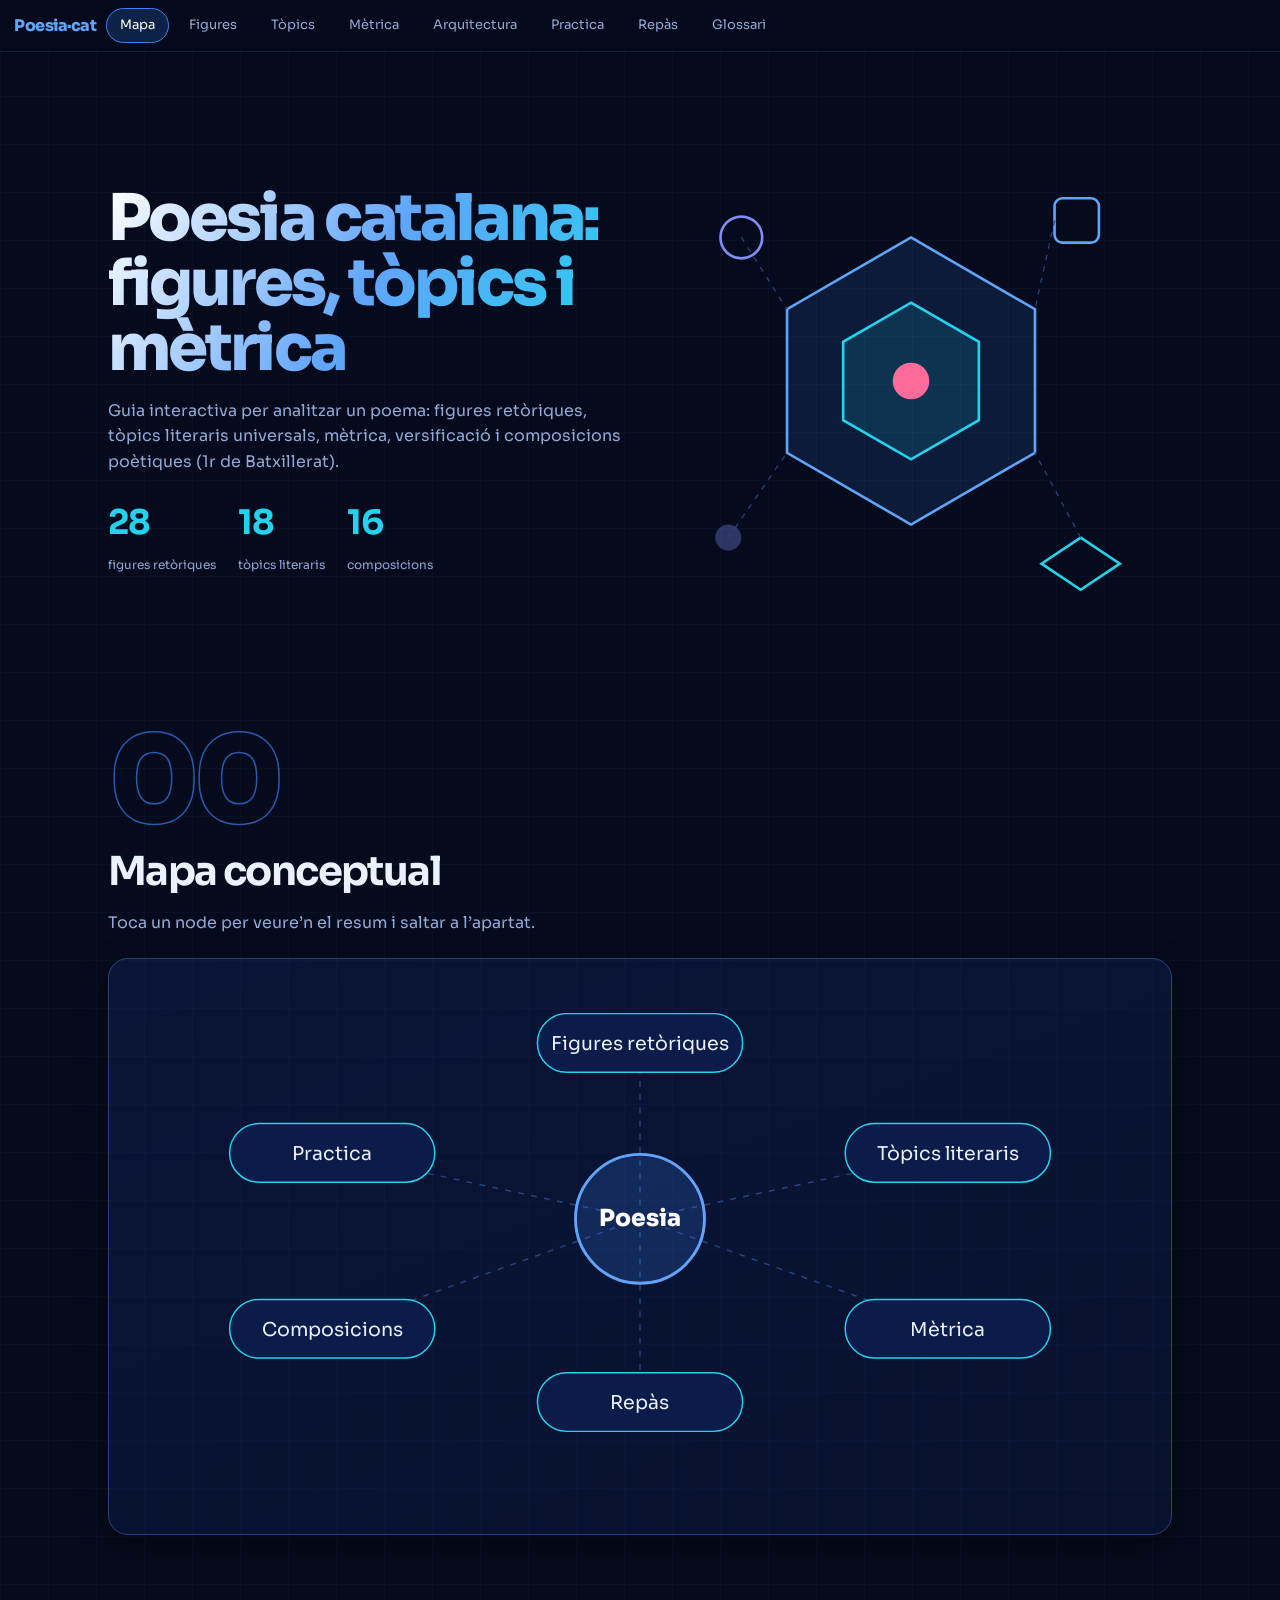
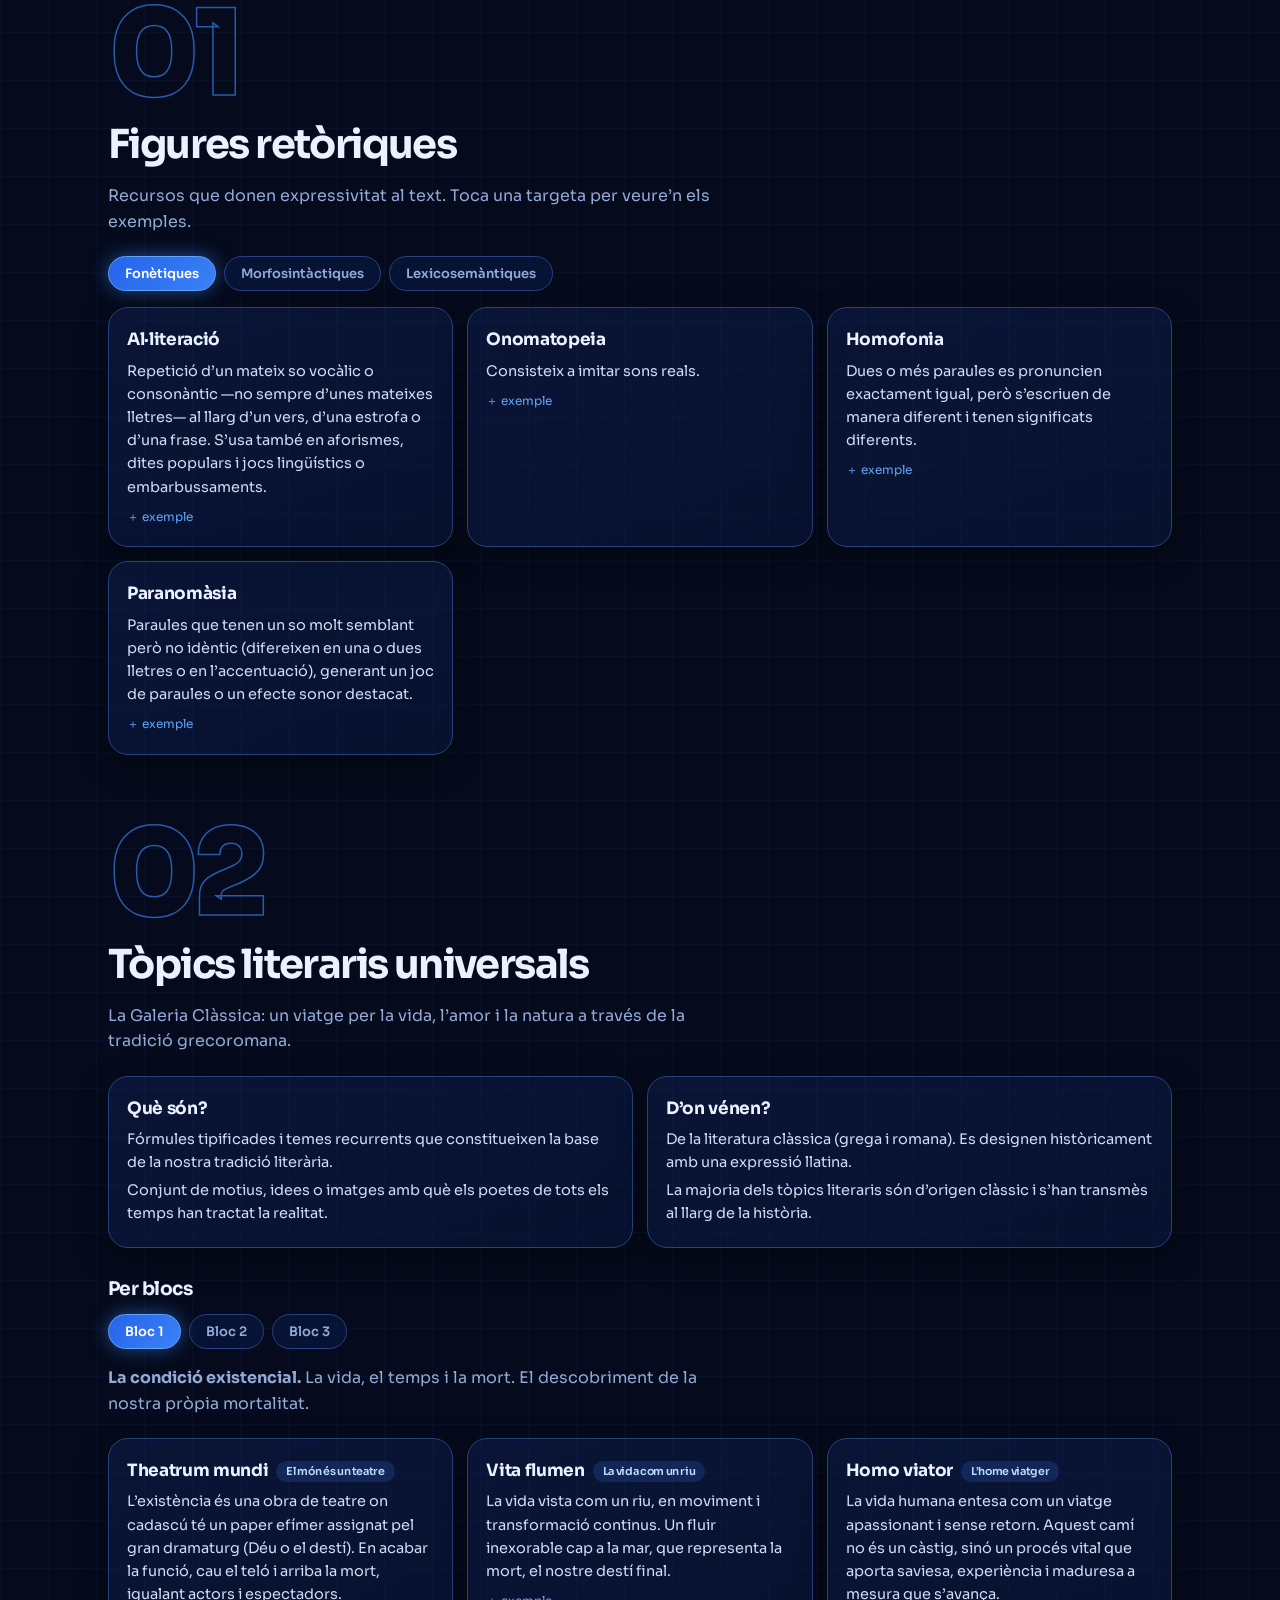
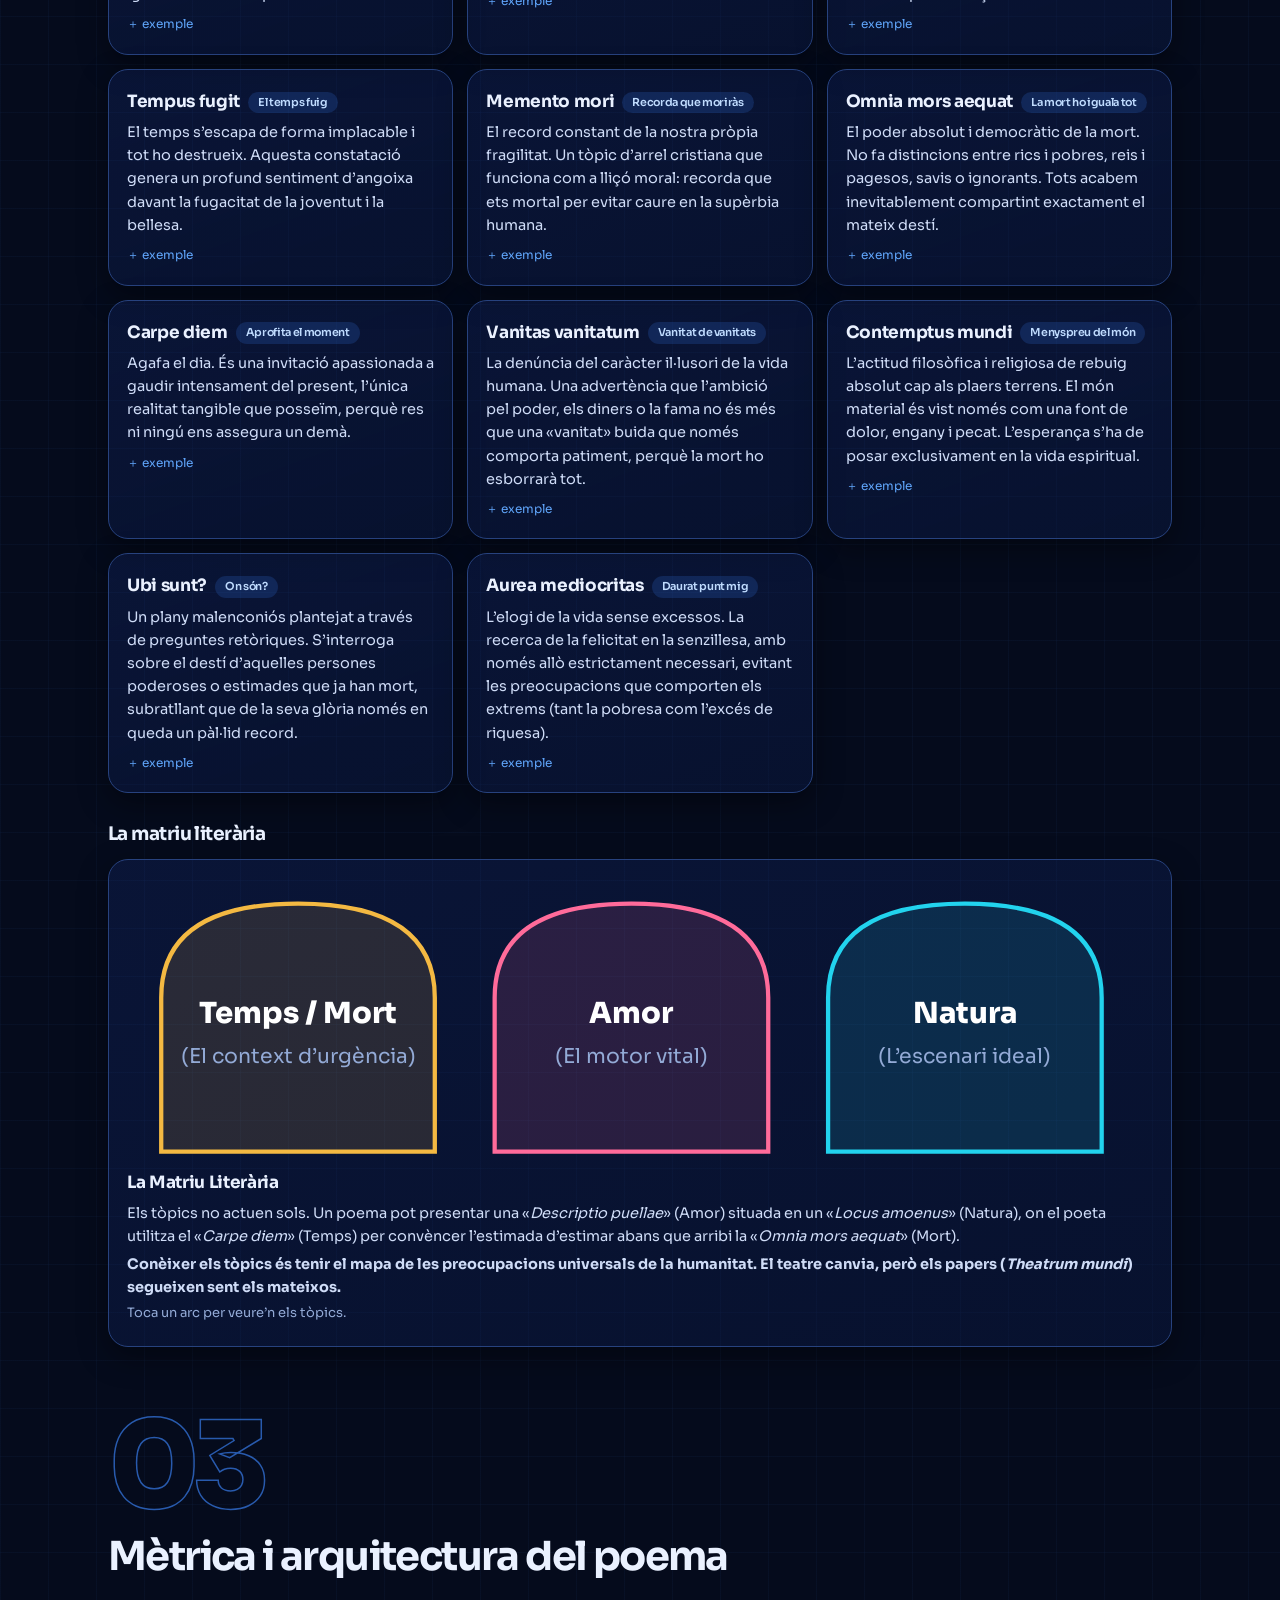
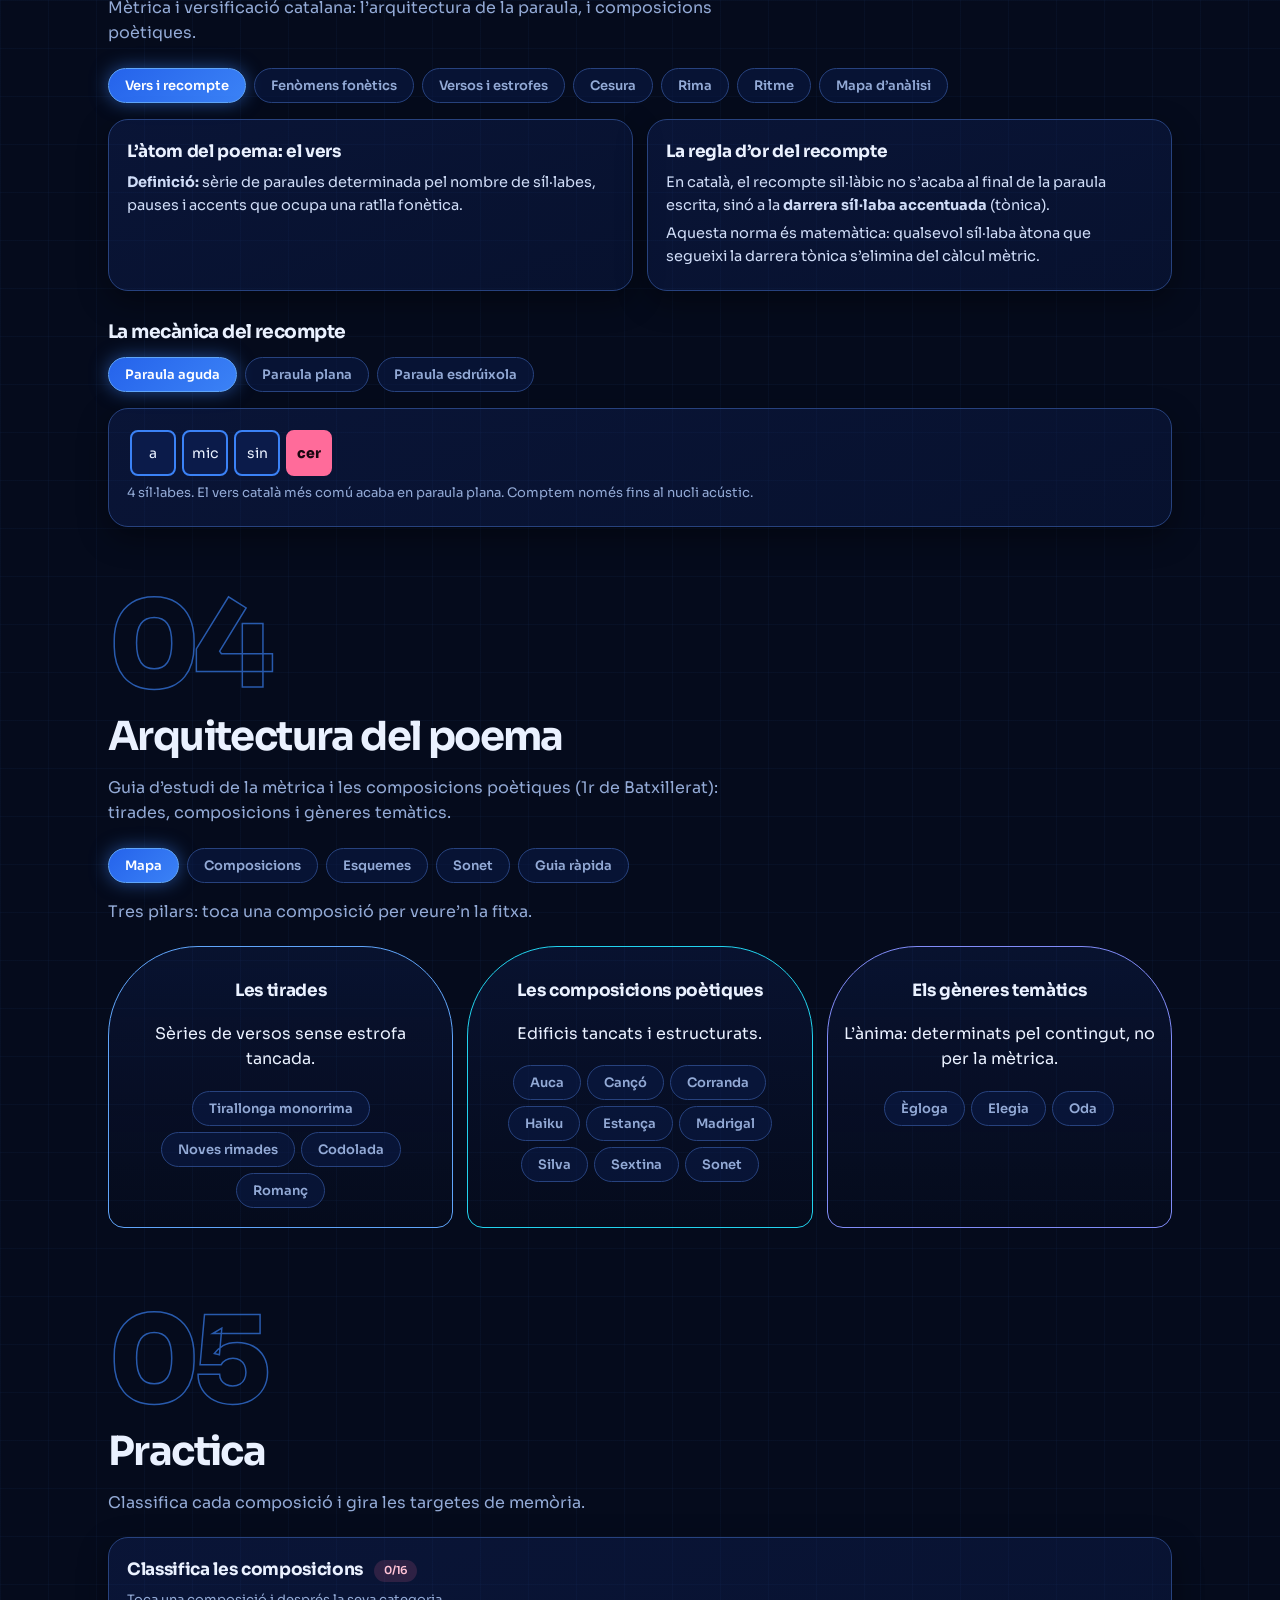
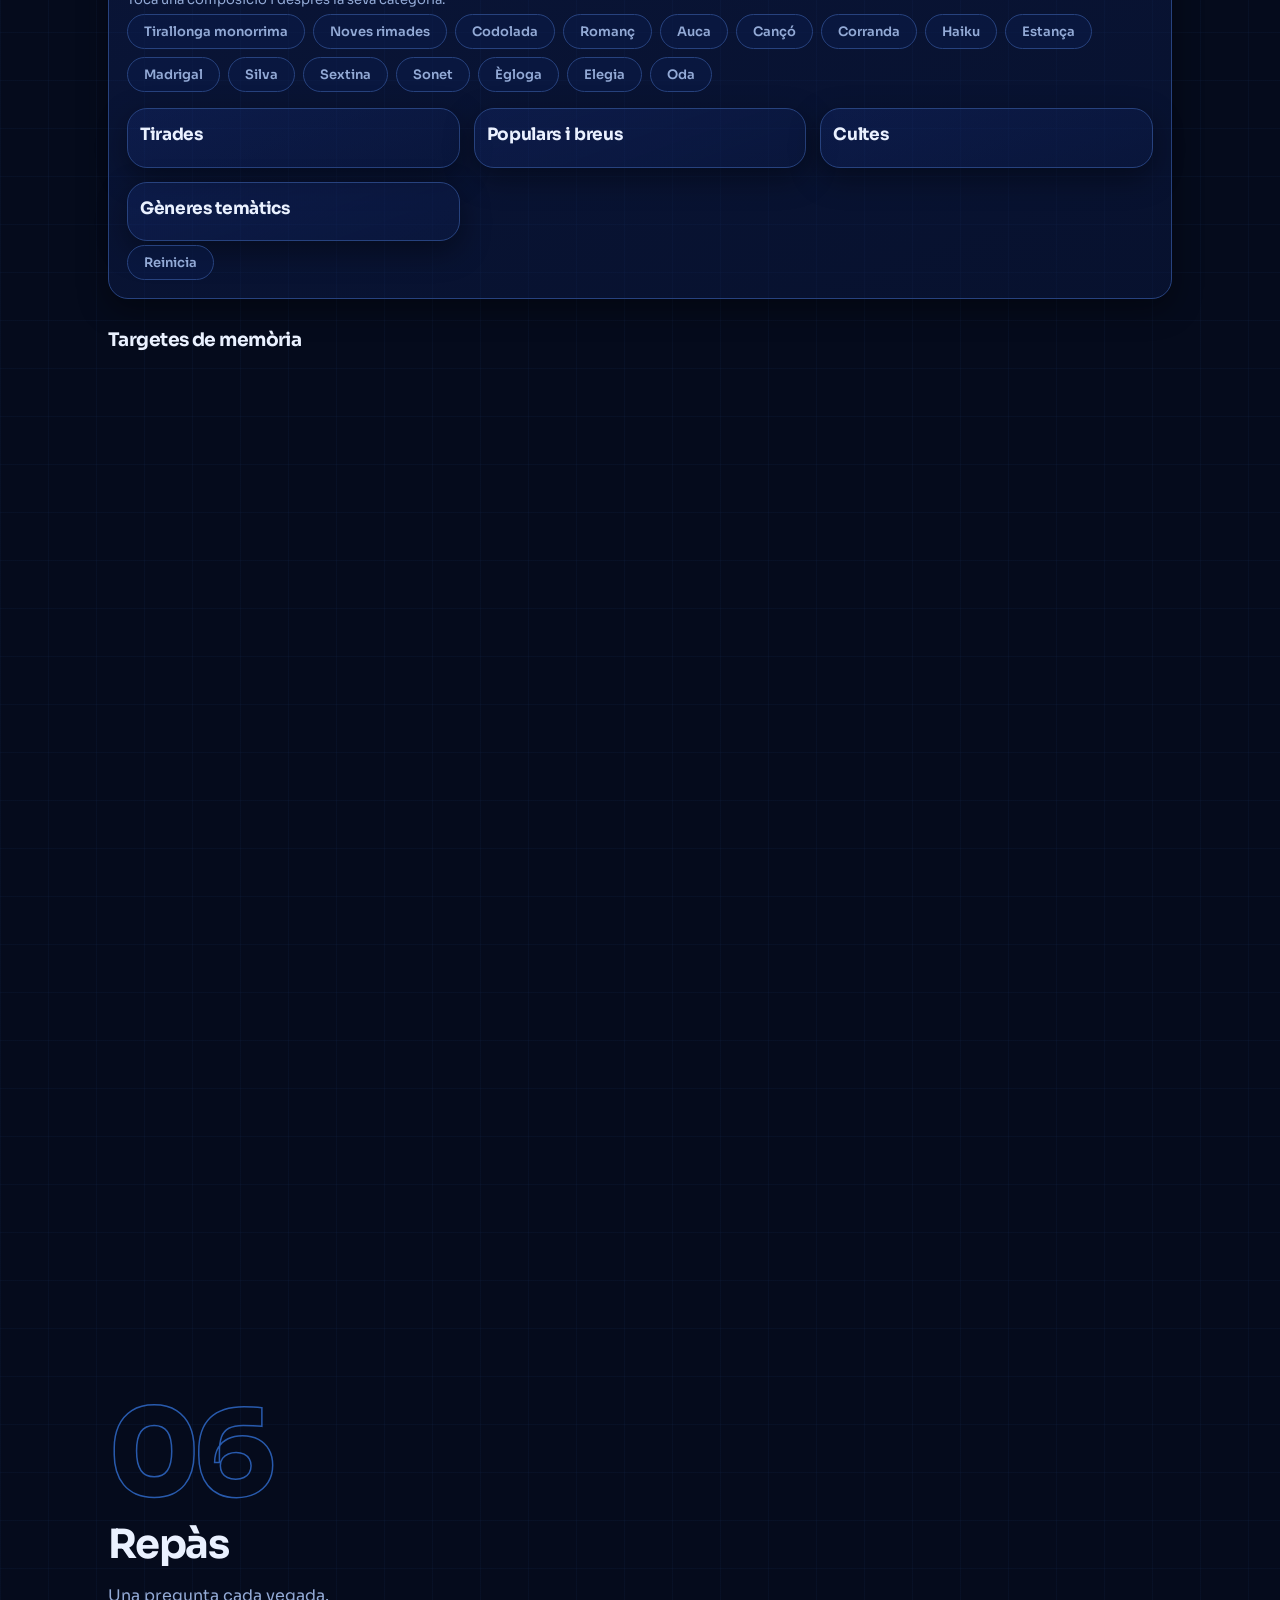
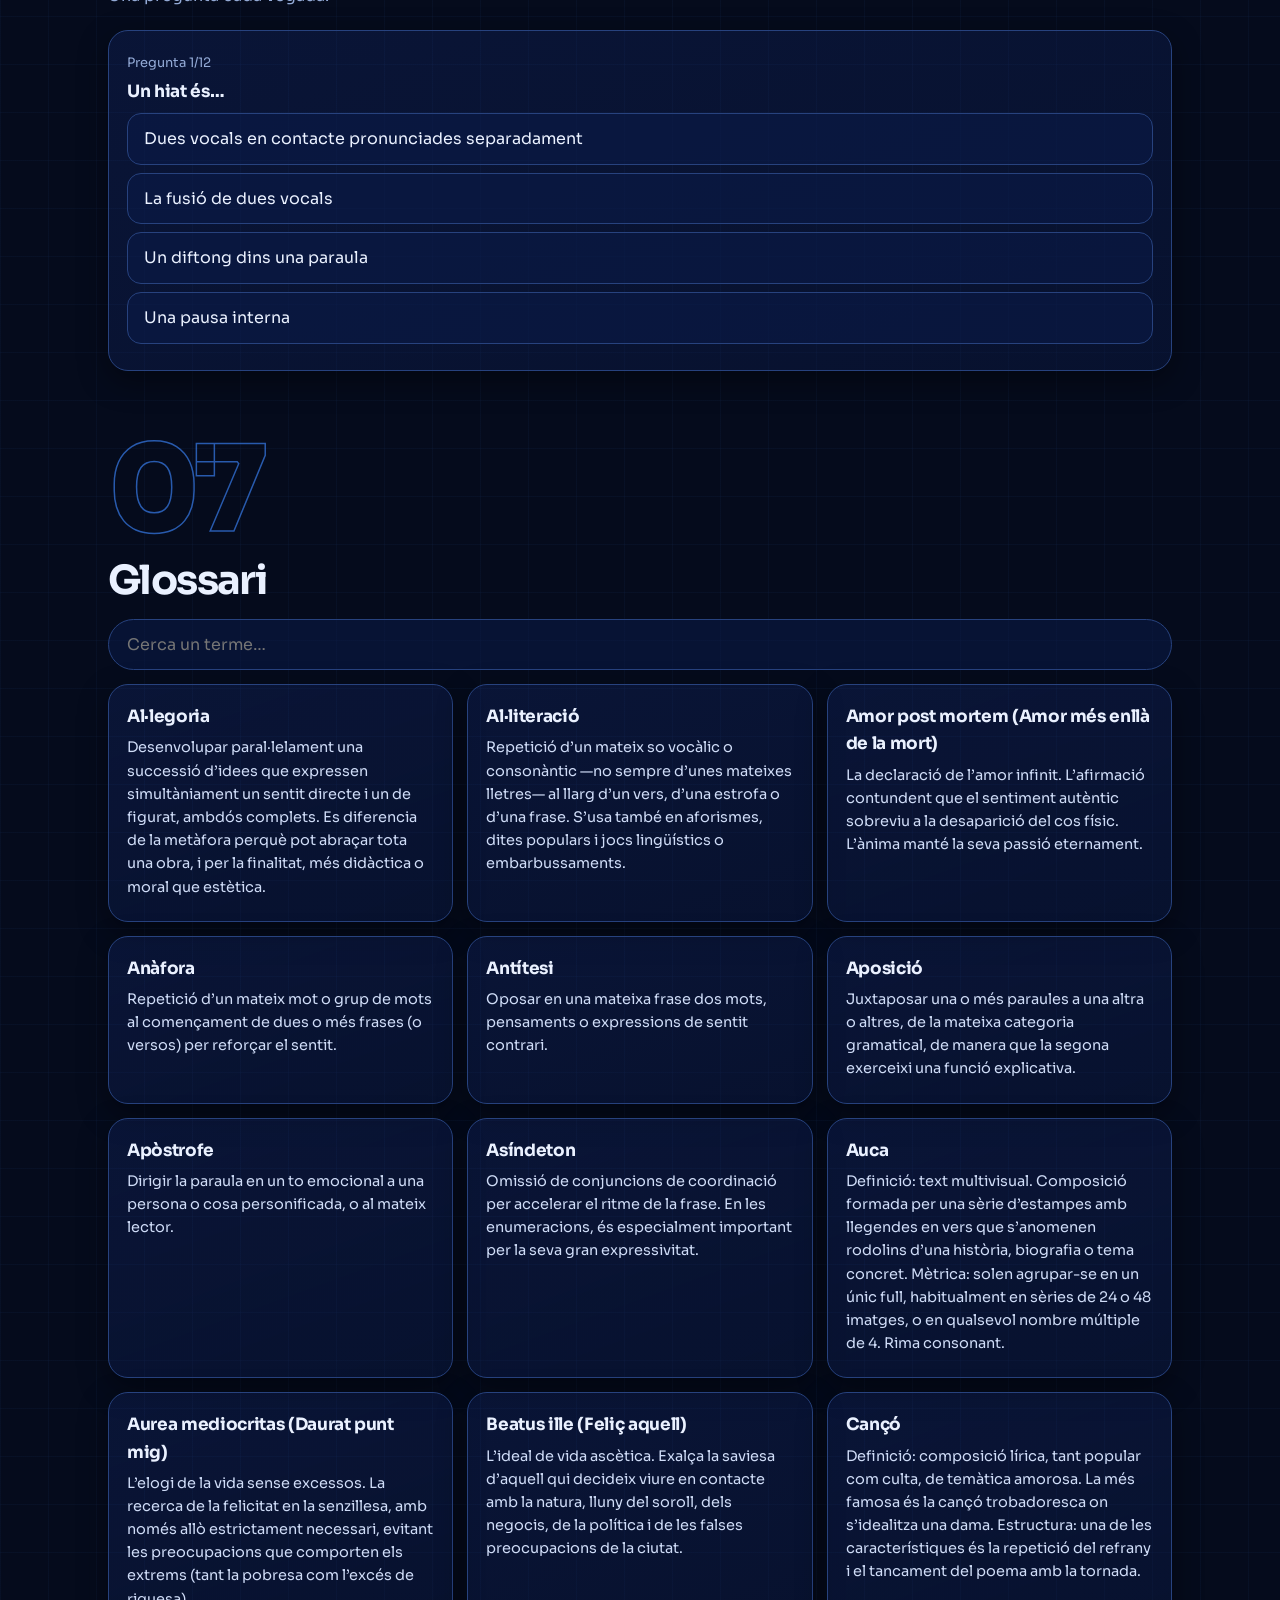
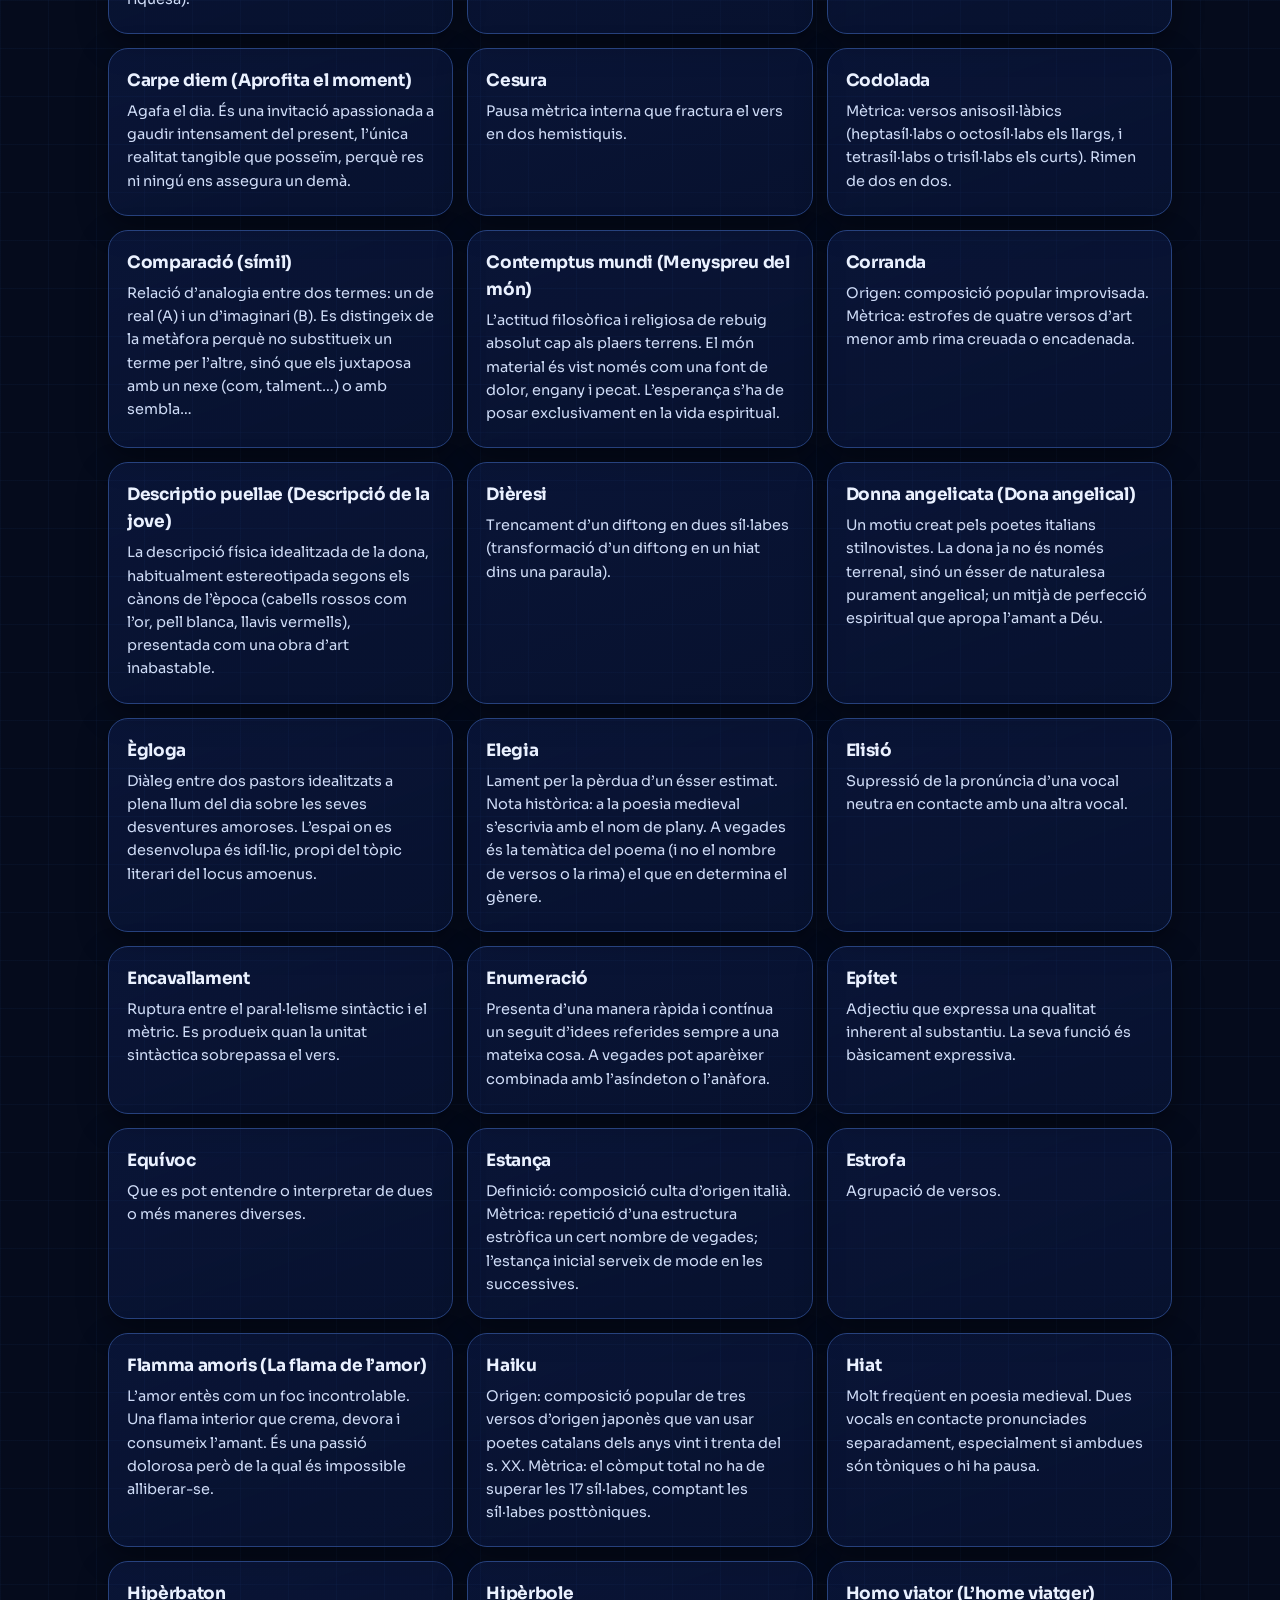
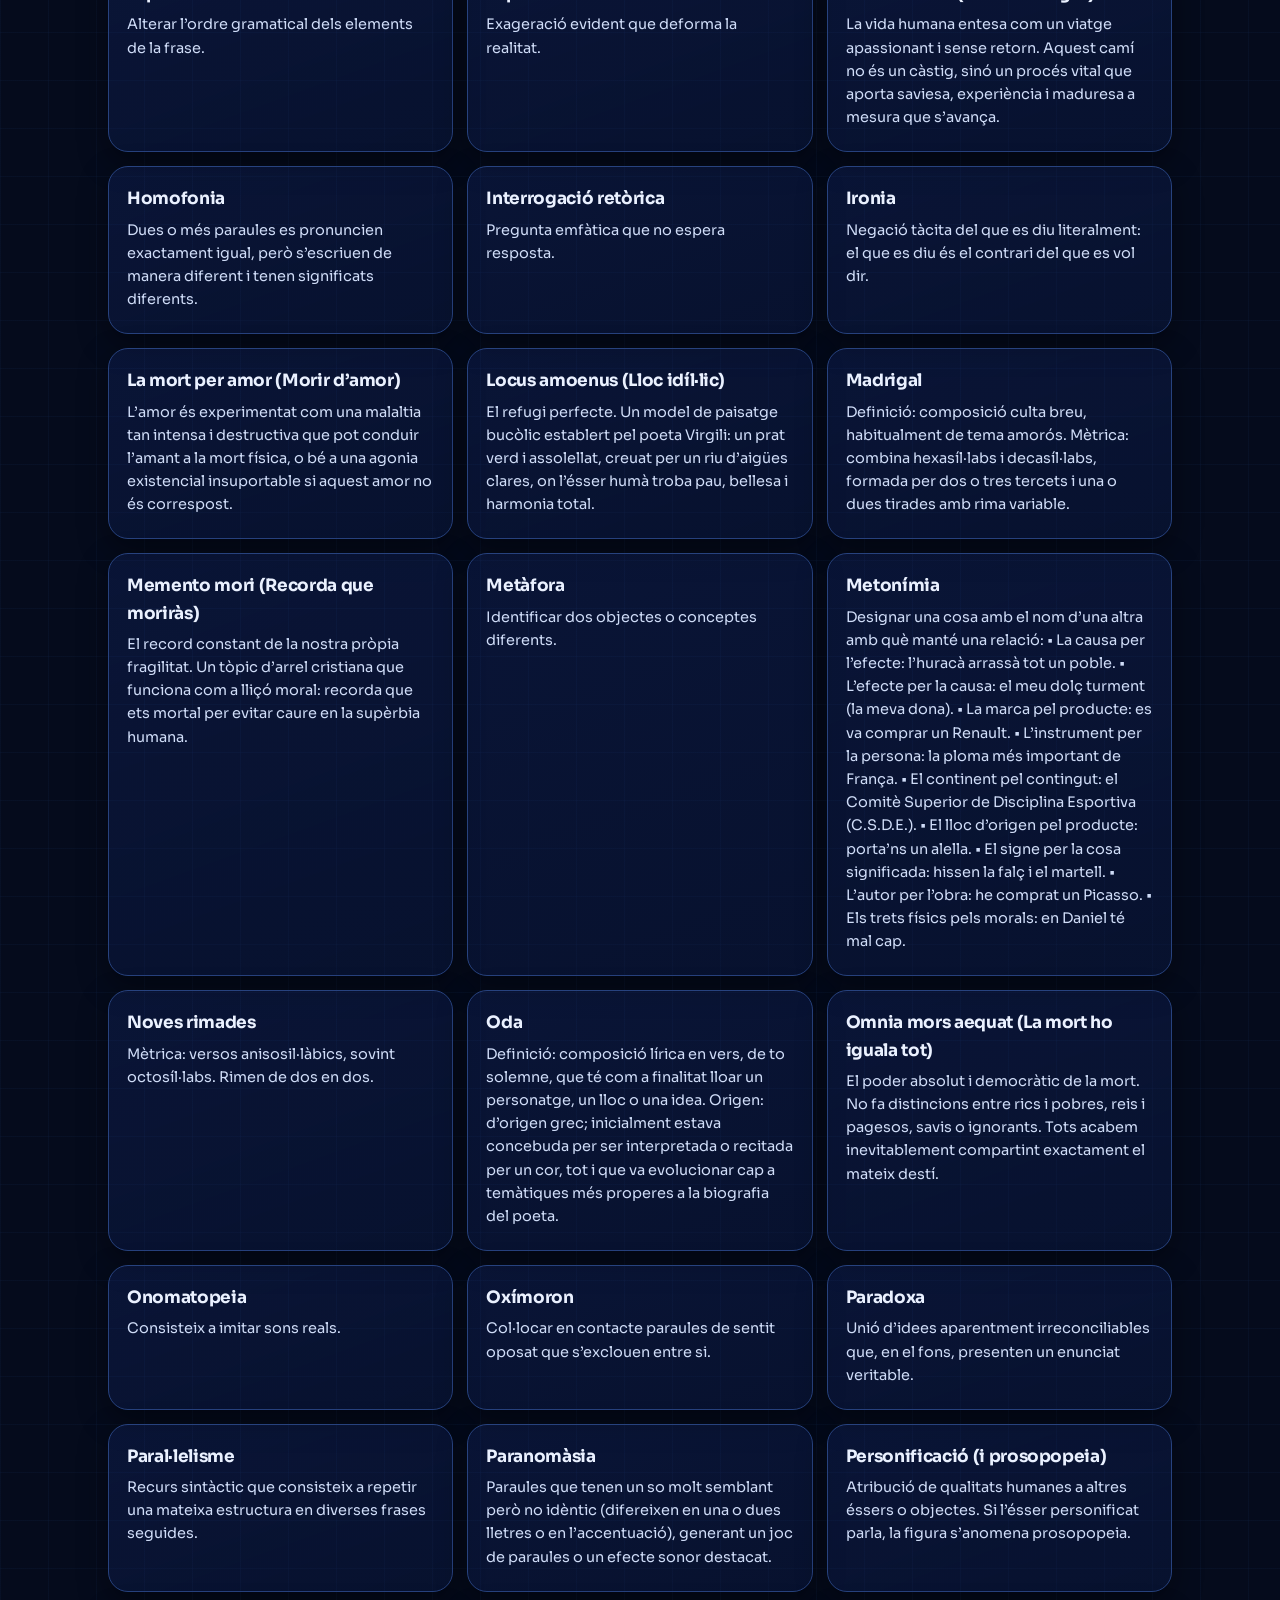
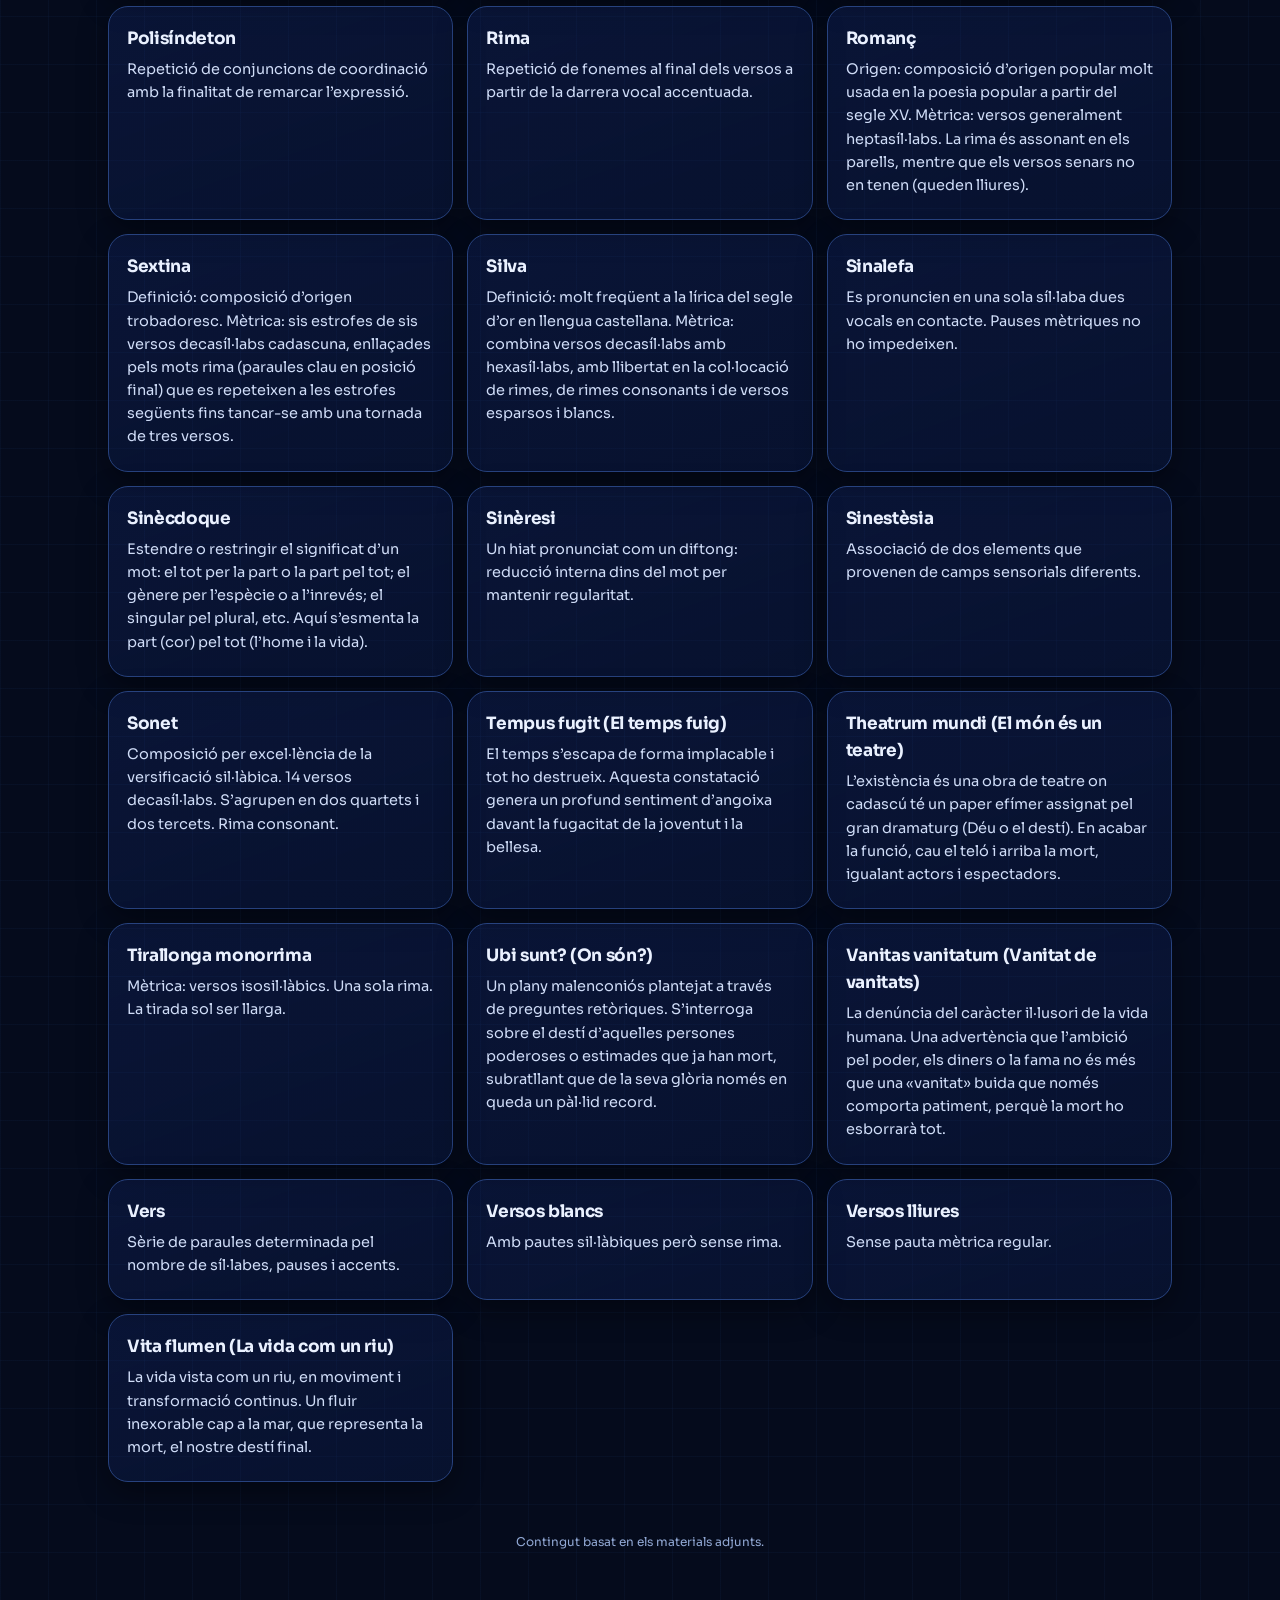
<file: Paginas/Poesia catalana_ figures, tòpics i mètrica.html>
<!DOCTYPE html><html lang="ca"><head><meta charset="utf-8"><meta name="viewport" content="width=device-width, initial-scale=1, viewport-fit=cover"><title>Poesia catalana: figures, tòpics i mètrica</title>
<link href="https://fonts.googleapis.com/css2?family=Sora:wght@300;400;600;800&display=swap" rel="stylesheet">
<style>
:root{--bg:#050b1c;--tx:#eaf1ff;--t2:#93aad6;--bd:#27427e;--b1:#3b82f6;--b2:#60a5fa;--cy:#22d3ee;--vi:#818cf8;--pk:#ff6b9a;box-sizing:border-box;padding-top:env(safe-area-inset-top,0px);padding-bottom:env(safe-area-inset-bottom,0px)}
*,*:before,*:after{box-sizing:inherit}html{scroll-behavior:smooth;scroll-padding-top:80px;background:var(--bg)}
body{margin:0;color:var(--tx);font:400 16px/1.6 Sora,system-ui,sans-serif;background:radial-gradient(900px 600px at 90% -5%,#1d4ed855,transparent 70%),linear-gradient(#3b82f60b 1px,transparent 1px) 0 0/48px 48px,linear-gradient(90deg,#3b82f60b 1px,transparent 1px) 0 0/48px 48px,var(--bg);overflow-x:hidden}
.mono,code{font-family:ui-monospace,Menlo,Consolas,monospace}
nav{position:fixed;top:0;left:0;right:0;z-index:20;padding:env(safe-area-inset-top,0px) 14px 0;background:#050b1cb8;backdrop-filter:blur(14px);-webkit-backdrop-filter:blur(14px);border-bottom:1px solid #27427e66;display:flex;gap:10px;align-items:center}
nav b{font-weight:800;letter-spacing:-.03em;white-space:nowrap;padding:12px 0;color:var(--b2)}
.links{display:flex;gap:6px;overflow-x:auto;scrollbar-width:none;padding:8px 0}.links::-webkit-scrollbar{display:none}
.links a{color:var(--t2);text-decoration:none;font-size:13px;padding:6px 13px;border-radius:99px;white-space:nowrap;border:1px solid transparent}
.links a.on{background:#3b82f633;color:#fff;border-color:#3b82f6}
#pg{position:absolute;left:0;bottom:0;height:2px;width:0;background:linear-gradient(90deg,var(--b1),var(--cy))}
main{max-width:1100px;margin:0 auto;padding:70px 18px 40px}
.hero{padding:50px 0 30px;display:grid;grid-template-columns:repeat(auto-fit,minmax(280px,1fr));gap:20px;align-items:center}
h1{font-size:clamp(34px,6vw,64px);line-height:1.02;letter-spacing:-.045em;margin:0 0 14px;font-weight:800;background:linear-gradient(120deg,#fff,var(--b2) 50%,var(--cy));-webkit-background-clip:text;background-clip:text;color:transparent}
.sub{color:var(--t2);max-width:520px}.cnt{display:flex;gap:22px;margin-top:22px;flex-wrap:wrap}.cnt div b{display:block;font-size:34px;letter-spacing:-.04em;color:var(--cy)}.cnt span{font-size:12px;color:var(--t2)}
section{padding:56px 0 10px}.num{font-size:clamp(70px,12vw,120px);font-weight:800;letter-spacing:-.06em;line-height:.9;color:transparent;-webkit-text-stroke:1.5px #3b82f6aa}
h2{font-size:clamp(26px,4vw,40px);letter-spacing:-.04em;margin:4px 0 6px}h3{letter-spacing:-.03em;margin:26px 0 10px}h4{margin:0 0 6px;font-size:17px;letter-spacing:-.02em}
.intro{color:var(--t2);max-width:640px;margin:0 0 22px}
.card{background:linear-gradient(160deg,#1e40af2e,#0b1b4a66);border:1px solid var(--bd);border-radius:20px;padding:18px;box-shadow:0 10px 30px #0006;transition:.25s}
.card:hover{border-color:var(--b2);transform:translateY(-3px);box-shadow:0 14px 34px #3b82f633}
.grid{display:grid;grid-template-columns:repeat(auto-fit,minmax(260px,1fr));gap:14px}
.card p{margin:4px 0;color:#cfdcf7;font-size:14.5px}.card .m{color:var(--t2);font-size:13px}
.x{cursor:pointer}.x .ex{display:none;margin-top:10px;border-top:1px dashed var(--bd);padding-top:10px}.x.open .ex{display:block}.x:after{content:"＋ exemple";font-size:12px;color:var(--b2)}.x.open:after{content:"− tanca"}
q{display:block;font-style:italic;color:#fff;border-left:3px solid var(--vi);padding:2px 0 2px 10px;margin:6px 0;font-size:14px;quotes:none}
.au{display:block;color:var(--t2);font-size:12px;font-style:normal;margin-top:4px}
.chip{display:inline-block;font-size:11px;padding:2px 10px;border-radius:99px;margin-left:8px;vertical-align:middle;font-weight:600;background:#3b82f62e;color:#bfdbfe}.c2{background:#22d3ee26;color:#a5f3fc}.c3{background:#818cf833;color:#c7d2fe}.c4{background:#ff6b9a26;color:#ffc2d6}
.pills{display:flex;gap:8px;flex-wrap:wrap;margin:0 0 16px}
.pill,.btn{font:600 13px Sora,system-ui;color:var(--t2);background:#0b1b4a88;border:1px solid var(--bd);border-radius:99px;padding:8px 16px;cursor:pointer;transition:.2s}
.pill:hover,.btn:hover{border-color:var(--b2);color:#fff}.pill.on,.btn.pri{background:linear-gradient(135deg,#2563eb,#3b82f6);color:#fff;border-color:#60a5fa;box-shadow:0 0 18px #3b82f688}
.rv{opacity:0;transform:translateY(22px);transition:opacity .7s,transform .7s}.rv.in{opacity:1;transform:none}
svg{max-width:100%;height:auto;display:block}.svgw{overflow-x:auto}
.big{font-size:22px;letter-spacing:-.03em;font-weight:800;color:var(--b2)}
.cell{display:inline-flex;align-items:center;justify-content:center;min-width:46px;height:46px;margin:3px;border:2px solid var(--b1);border-radius:8px;font-size:14px;padding:0 6px;background:#0b1b4a;transition:.3s}.cell.t{background:var(--pk);border-color:var(--pk);color:#1a0610;font-weight:800}.cell.d{opacity:.45;border-style:dashed;text-decoration:line-through;border-color:var(--pk)}.cell.s{background:#22d3ee33;border-color:var(--cy)}
input[type=range]{width:100%;accent-color:#3b82f6}
table{width:100%;border-collapse:collapse;font-size:13.5px}th,td{border:1px solid var(--bd);padding:8px 10px;text-align:left;vertical-align:top}th{background:#1e40af44}
.dot{display:inline-block;width:20px;height:20px;border-radius:50%;margin:2px;border:2px solid var(--b2)}.dot.t{background:var(--pk);border-color:var(--pk)}
.hl{outline:2px solid var(--pk);border-radius:10px;background:#ff6b9a14}
.zone{cursor:pointer;transition:.2s}.zone:hover{filter:brightness(1.5)}
.fc{perspective:900px;height:150px;cursor:pointer}.fc>div{position:relative;width:100%;height:100%;transition:.6s;transform-style:preserve-3d}.fc.f>div{transform:rotateY(180deg)}.fc .a,.fc .b{position:absolute;inset:0;backface-visibility:hidden;-webkit-backface-visibility:hidden;border:1px solid var(--bd);border-radius:20px;padding:14px;display:flex;align-items:center;justify-content:center;text-align:center;background:linear-gradient(160deg,#1e40af44,#0b1b4a);font-size:14px}.fc .a{font-weight:800;font-size:19px}.fc .b{transform:rotateY(180deg);background:linear-gradient(160deg,#4338ca55,#0b1b4a);overflow:auto}
.opt{display:block;width:100%;text-align:left;margin:8px 0;padding:12px 16px;border-radius:14px;border:1px solid var(--bd);background:#0b1b4a88;color:var(--tx);font:inherit;cursor:pointer}.opt:hover{border-color:var(--b2)}.opt.ok{border-color:var(--cy);background:#22d3ee22}.opt.no{border-color:var(--pk);background:#ff6b9a22}
input[type=search]{width:100%;padding:12px 18px;border-radius:99px;border:1px solid var(--bd);background:#0b1b4a88;color:#fff;font:inherit;margin-bottom:14px}
.sel{outline:2px solid var(--cy)}.card,q{overflow-wrap:anywhere}.arch{border:1.5px solid;border-radius:90px 90px 16px 16px;padding:30px 14px 16px;text-align:center;background:linear-gradient(180deg,#1e40af22,transparent)}.pills{align-items:center}.panel{min-width:0}
.pop{background:#ff6b9a;border-radius:50%;display:inline-block;width:8px;height:8px}
footer{text-align:center;color:var(--t2);font-size:12px;padding:40px 0}
@keyframes fl{50%{transform:translateY(-12px)}}@keyframes pu{50%{transform:scale(1.07)}}.fa{animation:fl 5s ease-in-out infinite}.pu{transform-origin:200px 200px;animation:pu 3s ease-in-out infinite}
@media(prefers-reduced-motion:reduce){*{animation:none!important;transition:none!important}}
</style></head><body>
<nav><b>Poesia·cat</b><div class="links" id="nv"></div><div id="pg"></div></nav>
<main>
<header class="hero"><div><h1>Poesia catalana: figures, tòpics i mètrica</h1><p class="sub">Guia interactiva per analitzar un poema: figures retòriques, tòpics literaris universals, mètrica, versificació i composicions poètiques (1r de Batxillerat).</p><div class="cnt"><div><b data-c="F">0</b><span>figures retòriques</span></div><div><b data-c="T">0</b><span>tòpics literaris</span></div><div><b data-c="C">0</b><span>composicions</span></div></div></div>
<svg viewBox="0 0 400 400" aria-hidden="true"><g class="pu"><polygon points="200,90 295,145 295,255 200,310 105,255 105,145" fill="#3b82f622" stroke="#60a5fa" stroke-width="2"/><polygon points="200,140 252,170 252,230 200,260 148,230 148,170" fill="#22d3ee22" stroke="#22d3ee" stroke-width="2"/><circle cx="200" cy="200" r="14" fill="#ff6b9a"/></g><g class="fa"><circle cx="70" cy="90" r="16" fill="none" stroke="#818cf8" stroke-width="2"/><rect x="310" y="60" width="34" height="34" rx="6" fill="none" stroke="#60a5fa" stroke-width="2"/></g><g class="fa" style="animation-delay:-2s"><polygon points="330,320 360,340 330,360 300,340" fill="none" stroke="#22d3ee" stroke-width="2"/><circle cx="60" cy="320" r="10" fill="#818cf855"/></g><path d="M70 90L105 145M310 77L295 145M330 320L295 255M60 320L105 255" stroke="#27427e" stroke-dasharray="4 5"/></svg></header>

<section id="mapa" class="rv"><div class="num">00</div><h2>Mapa conceptual</h2><p class="intro">Toca un node per veure’n el resum i saltar a l’apartat.</p><div class="card"><div class="svgw"><svg id="mp" viewBox="0 0 700 330" style="min-width:560px"></svg></div><p id="mpt" class="m" style="min-height:48px"></p></div></section>

<section id="figures"><div class="num rv">01</div><h2 class="rv">Figures retòriques</h2><p class="intro rv">Recursos que donen expressivitat al text. Toca una targeta per veure’n els exemples.</p><div class="rv" id="fg"></div></section>
<section id="topics"><div class="num rv">02</div><h2 class="rv">Tòpics literaris universals</h2><p class="intro rv">La Galeria Clàssica: un viatge per la vida, l’amor i la natura a través de la tradició grecoromana.</p><div class="grid rv" id="tq"></div><h3>Per blocs</h3><div class="rv" id="tp"></div><h3>La matriu literària</h3><div class="rv" id="mx"></div></section>
<section id="metrica"><div class="num rv">03</div><h2 class="rv">Mètrica i arquitectura del poema</h2><p class="intro rv">Mètrica i versificació catalana: l’arquitectura de la paraula, i composicions poètiques.</p><div class="rv" id="mt"></div></section>
<section id="arq"><div class="num rv">04</div><h2 class="rv">Arquitectura del poema</h2><p class="intro rv">Guia d’estudi de la mètrica i les composicions poètiques (1r de Batxillerat): tirades, composicions i gèneres temàtics.</p><div class="rv" id="ar"></div></section>
<section id="practica"><div class="num rv">05</div><h2 class="rv">Practica</h2><p class="intro rv">Classifica cada composició i gira les targetes de memòria.</p><div class="card rv" id="gm"></div><h3>Targetes de memòria</h3><div class="grid rv" id="fl"></div></section>
<section id="repas"><div class="num rv">06</div><h2 class="rv">Repàs</h2><p class="intro rv">Una pregunta cada vegada.</p><div class="card rv" id="qz"></div></section>
<section id="glossari"><div class="num rv">07</div><h2 class="rv">Glossari</h2><div class="rv"><input type="search" id="gs" placeholder="Cerca un terme…"><div class="grid" id="gl"></div></div></section>
<footer>Contingut basat en els materials adjunts.</footer></main>
<script>
const $=(s,e=document)=>e.querySelector(s),$$=(s,e=document)=>[...e.querySelectorAll(s)];
const ex=s=>s.split(" · ").map(l=>"<q>"+l.replace(/ \/ /g,"<br>")+"</q>").join("");
const FIG={"Fonètiques":["Al·literació|Repetició d’un mateix so vocàlic o consonàntic —no sempre d’unes mateixes lletres— al llarg d’un vers, d’una estrofa o d’una frase. S’usa també en aforismes, dites populars i jocs lingüístics o embarbussaments.|Com feix de canyes cruixien trinxades ses arrels. (J. Verdaguer) · Un plat ple de pebre negre està.","Onomatopeia|Consisteix a imitar sons reals.|…el cargol era l’església i la perla de dintre mossèn Joan i el buuum… buuum… un cant d’àngels. (M. Rodoreda)","Homofonia|Dues o més paraules es pronuncien exactament igual, però s’escriuen de manera diferent i tenen significats diferents.|Vaig comprar un bot de vi i vaig fer un bot d’alegria. · No sé si el cent per cent de la gent ha sentit el sent del seu discurs.","Paranomàsia|Paraules que tenen un so molt semblant però no idèntic (difereixen en una o dues lletres o en l’accentuació), generant un joc de paraules o un efecte sonor destacat.|Sota la fulla que el vent desfulla. (J. Carner) · Qui canta, els seus mals espanta."],
"Morfosintàctiques":["Anàfora|Repetició d’un mateix mot o grup de mots al començament de dues o més frases (o versos) per reforçar el sentit.|Doneu-me una llanterna: —On és el cavall? / Doneu-me carbons durs i guixos lluminosos, / Doneu-me murs de nit a les ciutats lunars. (J. V. Foix)","Asíndeton|Omissió de conjuncions de coordinació per accelerar el ritme de la frase. En les enumeracions, és especialment important per la seva gran expressivitat.|Aquesta meva pobra, / bruta, trista, dissortada pàtria (S. Espriu) · Era alt, sec, una mica encorbat (J. Pla)","Aposició|Juxtaposar una o més paraules a una altra o altres, de la mateixa categoria gramatical, de manera que la segona exerceixi una funció explicativa.|Oh Cloris —l’aimada de coses no vistes— / atura l’hivern amb el somrís teu! (M. de Palol)","Encavallament|Ruptura entre el paral·lelisme sintàctic i el mètric. Es produeix quan la unitat sintàctica sobrepassa el vers.|a la vora de la mar. Tenia / una casa, el meu somni. (S. Espriu)","Enumeració|Presenta d’una manera ràpida i contínua un seguit d’idees referides sempre a una mateixa cosa. A vegades pot aparèixer combinada amb l’asíndeton o l’anàfora.|Drap de la pols, escombra, espolsadors, / plomall, raspall, fregall d’espart, camussa, / sabó de tall, baieta, lleixiu, sorra, / i sabó en pols, blauet, netol, galleda. […] (M. M. Marçal)","Hipèrbaton|Alterar l’ordre gramatical dels elements de la frase.|l’enramellada Flora, / per cobrir de les illes la nuesa, / nova catifa de verdor ha estesa. (J. Verdaguer)","Paral·lelisme|Recurs sintàctic que consisteix a repetir una mateixa estructura en diverses frases seguides.|No hi ha cap llac tan clar com els teus ulls / ni cap vent tan subtil com els teus dits. (M. Martí i Pol)","Polisíndeton|Repetició de conjuncions de coordinació amb la finalitat de remarcar l’expressió.|Mira, al món, quina harmonia: / pins i vinyes i núvols de mel. (M. Manent)"],
"Lexicosemàntiques":["Antítesi|Oposar en una mateixa frase dos mots, pensaments o expressions de sentit contrari.|on cada tarda el món s’ordena / entre el repòs i el moviment. (J. S. Pons)","Apòstrofe|Dirigir la paraula en un to emocional a una persona o cosa personificada, o al mateix lector.|La meva ànima, Lluïsa, / s’enfila en una camisa. (J. Palau i Fabre)","Comparació (símil)|Relació d’analogia entre dos termes: un de real (A) i un d’imaginari (B). Es distingeix de la metàfora perquè no substitueix un terme per l’altre, sinó que els juxtaposa amb un nexe (com, talment…) o amb sembla…|La platja sembla un cor abandonat! (J. M. de Sagarra) · …les noies amb descarats pits com llimones (F. Parcerisas)","Al·legoria|Desenvolupar paral·lelament una successió d’idees que expressen simultàniament un sentit directe i un de figurat, ambdós complets. Es diferencia de la metàfora perquè pot abraçar tota una obra, i per la finalitat, més didàctica o moral que estètica.|Ajeia l’amic en llit d’amor. Els llençols eren de plaers, i el cobrellit era de llanguiments, i el coixí era de plors. (R. Llull)","Epítet|Adjectiu que expressa una qualitat inherent al substantiu. La seva funció és bàsicament expressiva.|En el bosc de les ombres, lluïssor de les dents; / carbó negre, dents blanques. (T. Garcés)","Equívoc|Que es pot entendre o interpretar de dues o més maneres diverses.|[…] Que lentes [calentes] / les fulles roges de les veus, que incertes / quan vénen a colgar-nos. (G. Ferrater)","Hipèrbole|Exageració evident que deforma la realitat.|(Referint-se als nuvis) Aixecaràs la cortina, / la duràs a l’altra cambra / i et traurà sang per la boca / a la primera besada. (B. Rosselló-Pòrcel)","Interrogació retòrica|Pregunta emfàtica que no espera resposta.|¿Serà així que, en el camí de la fosca, / anirem a l’encontra de la llum? (F. Parcerisas)","Ironia|Negació tàcita del que es diu literalment: el que es diu és el contrari del que es vol dir.|No demano gran cosa: / poder parlar sense estrafer la veu, / caminar sense crosses, / fer l’amor sense haver de demanar permisos, / escriure en un paper sense pautes. (M. Martí i Pol)","Metàfora|Identificar dos objectes o conceptes diferents.|La terra (A) és una cambra (B) / on no penetra el vent. (J. S. Pons) · la melangiosa i freda claror de la bola nocturna… (B. Porcel, referint-se a la lluna plena)","Metonímia|Designar una cosa amb el nom d’una altra amb què manté una relació:<br>• La causa per l’efecte: l’huracà arrassà tot un poble.<br>• L’efecte per la causa: el meu dolç turment (la meva dona).<br>• La marca pel producte: es va comprar un Renault.<br>• L’instrument per la persona: la ploma més important de França.<br>• El continent pel contingut: el Comitè Superior de Disciplina Esportiva (C.S.D.E.).<br>• El lloc d’origen pel producte: porta’ns un alella.<br>• El signe per la cosa significada: hissen la falç i el martell.<br>• L’autor per l’obra: he comprat un Picasso.<br>• Els trets físics pels morals: en Daniel té mal cap.|Avui he conegut la ploma més important de França. · Porta’ns un alella.","Oxímoron|Col·locar en contacte paraules de sentit oposat que s’exclouen entre si.|Obscura claredat. Música callada.","Paradoxa|Unió d’idees aparentment irreconciliables que, en el fons, presenten un enunciat veritable.|Vàrem tenir la copa de la vida / arran de llavis, i bevent mories (J. Verdaguer)","Personificació (i prosopopeia)|Atribució de qualitats humanes a altres éssers o objectes. Si l’ésser personificat parla, la figura s’anomena prosopopeia.|Així una fulla pensa que es fa lliure quan cau. (M. Torres) · Quan érem prop de Talabra / algú ens cridava pel nom: / Era una pedra, era un arbre, / un casull entre vinyots (J. V. Foix)","Sinècdoque|Estendre o restringir el significat d’un mot: el tot per la part o la part pel tot; el gènere per l’espècie o a l’inrevés; el singular pel plural, etc. Aquí s’esmenta la part (cor) pel tot (l’home i la vida).|seré un cor dins de la fosca; / porpra de nou amb l’alba. (C. Riba)","Sinestèsia|Associació de dos elements que provenen de camps sensorials diferents.|Música cega (M. Torres) · Les fulles color d’enyorament (J. Carner) · Les llàgrimes sonores (P. Quart)"]};
const TQ={"Bloc 1 · La condició existencial":["Theatrum mundi|El món és un teatre|L’existència és una obra de teatre on cadascú té un paper efímer assignat pel gran dramaturg (Déu o el destí). En acabar la funció, cau el teló i arriba la mort, igualant actors i espectadors.|El teatre del món obre les portes, / on cada home entra a fer el seu paper, / per acabar l’obra i desaparèixer entre les ombres.|","Vita flumen|La vida com un riu|La vida vista com un riu, en moviment i transformació continus. Un fluir inexorable cap a la mar, que representa la mort, el nostre destí final.|Corren les nostres ànimes com dos rius paral·lels. / Fem el mateix camí sota els mateixos cels. / […] i escolto la teva aigua, tremolosa i amiga, / de la font a la mar —la nostra pàtria antiga—.|Màrius Torres","Homo viator|L’home viatger|La vida humana entesa com un viatge apassionant i sense retorn. Aquest camí no és un càstig, sinó un procés vital que aporta saviesa, experiència i maduresa a mesura que s’avança.|Quan surts per fer el viatge cap a Ítaca, / Has de pregar que el camí sigui llarg, / Ple d’aventures, ple de coneixences. / […] Ric de tot el que hauràs guanyat fent el camí.|Konstantinos Kavafis","Tempus fugit|El temps fuig|El temps s’escapa de forma implacable i tot ho destrueix. Aquesta constatació genera un profund sentiment d’angoixa davant la fugacitat de la joventut i la bellesa.|Fugen volant les hores, / I en globus cristal·lins / La pols que cau desperta / A la que està dormint.|Francesc Fontanella","Memento mori|Recorda que moriràs|El record constant de la nostra pròpia fragilitat. Un tòpic d’arrel cristiana que funciona com a lliçó moral: recorda que ets mortal per evitar caure en la supèrbia humana.|No em raca, Senyor, la vida, / Perquè l’espero millor: / On és per estimular-me / La memòria de la mort?|Francesc V. Garcia","Omnia mors aequat|La mort ho iguala tot|El poder absolut i democràtic de la mort. No fa distincions entre rics i pobres, reis i pagesos, savis o ignorants. Tots acabem inevitablement compartint exactament el mateix destí.|A la macabra dansa de la mort, / el rei coronat i el captaire nu es donen la mà, / finalment units per la mateixa foscor ineludible.|","Carpe diem|Aprofita el moment|Agafa el dia. És una invitació apassionada a gaudir intensament del present, l’única realitat tangible que posseïm, perquè res ni ningú ens assegura un demà.|Deixa’t besar i si et quedava enyor / Besa de nou, que la vida és comptada.|Joan Salvat-Papasseit","Vanitas vanitatum|Vanitat de vanitats|La denúncia del caràcter il·lusori de la vida humana. Una advertència que l’ambició pel poder, els diners o la fama no és més que una «vanitat» buida que només comporta patiment, perquè la mort ho esborrarà tot.|És un malson tenir sempre al calaix, / […] Davant l’absurditat de l’univers / O bé de l’home, inútil preguntaire / Dins l’ordre imaginat pel demiürg.|Rosselló-Pòrcel","Contemptus mundi|Menyspreu del món|L’actitud filosòfica i religiosa de rebuig absolut cap als plaers terrens. El món material és vist només com una font de dolor, engany i pecat. L’esperança s’ha de posar exclusivament en la vida espiritual.|Aquest món és presó per a l’ànima, / una vall de llàgrimes on tot és dolor; / fuig dels seus enganys, cor meu, / i cerca la pau on no hi ha mort.|","Ubi sunt?|On són?|Un plany malenconiós plantejat a través de preguntes retòriques. S’interroga sobre el destí d’aquelles persones poderoses o estimades que ja han mort, subratllant que de la seva glòria només en queda un pàl·lid record.|Doncs, què n’heu fet, oh valls!, de l’asceteri, / Escola de l’amor de Jesucrist? / On és, oh soledat!, lo teu salteri? / On tos rengles de monjos, presbiteri…?|Jacint Verdaguer","Aurea mediocritas|Daurat punt mig|L’elogi de la vida sense excessos. La recerca de la felicitat en la senzillesa, amb només allò estrictament necessari, evitant les preocupacions que comporten els extrems (tant la pobresa com l’excés de riquesa).|Tots los extrems són mals, com és riquesa / I pobretat en son extrem cascuna.|Pere Serafí"],
"Bloc 2 · La recerca de la connexió":["Descriptio puellae|Descripció de la jove|La descripció física idealitzada de la dona, habitualment estereotipada segons els cànons de l’època (cabells rossos com l’or, pell blanca, llavis vermells), presentada com una obra d’art inabastable.|Car [Tirant] estava admirat dels seus cabells, qui de rossor resplendien com si fossin madeixes d’or […] era d’extrema blancor de roses ab lliris mesclada; los llavis tenia vermells com a coral.|Joanot Martorell, Tirant lo Blanc","Donna angelicata|Dona angelical|Un motiu creat pels poetes italians stilnovistes. La dona ja no és només terrenal, sinó un ésser de naturalesa purament angelical; un mitjà de perfecció espiritual que apropa l’amant a Déu.|Per ço passa Beatriu al davant nostre / Dolça i humil, ornada de virtuts […] Passa Beatriu de claredat vestida, / Deixant com rastre un diví perfum.|","Flamma amoris|La flama de l’amor|L’amor entès com un foc incontrolable. Una flama interior que crema, devora i consumeix l’amant. És una passió dolorosa però de la qual és impossible alliberar-se.|Amor, senyor de l’ampla monarquia / Que publica el clavell i el foc proclama / En l’ardor de la galta i en la flama / De l’exaltació que l’aire cria.|Rosselló-Pòrcel","La mort per amor|Morir d’amor|L’amor és experimentat com una malaltia tan intensa i destructiva que pot conduir l’amant a la mort física, o bé a una agonia existencial insuportable si aquest amor no és correspost.|Així com cell qui es veu prop de la mort […] Així vull jo morir d’aquest amor / car el meu mal és greu i sense remei.|","Amor post mortem|Amor més enllà de la mort|La declaració de l’amor infinit. L’afirmació contundent que el sentiment autèntic sobreviu a la desaparició del cos físic. L’ànima manté la seva passió eternament.|Tancaran els meus ulls la darrera ombra, / […] però no abandonaran la memòria de tu. / Seran cendra, més tindran sentit; / pols seran, més pols enamorada.|"],
"Bloc 3 · La recerca del refugi":["Locus amoenus|Lloc idíl·lic|El refugi perfecte. Un model de paisatge bucòlic establert pel poeta Virgili: un prat verd i assolellat, creuat per un riu d’aigües clares, on l’ésser humà troba pau, bellesa i harmonia total.|Cant lo gentil fo en lo gran boscatge e viu les riberes e les fonts e los prats […] i aucells qui cantaven molt douçament […] se volc consolar e alegrar en ço que veia.|","Beatus ille|Feliç aquell|L’ideal de vida ascètica. Exalça la saviesa d’aquell qui decideix viure en contacte amb la natura, lluny del soroll, dels negocis, de la política i de les falses preocupacions de la ciutat.|Tenir una casa còmoda, ben pulcra i endreçada, / Un jardí perfumat, amb tanys de bona arrel, […] Feliç aquell que espera tan dolçament la mort.|Cristophe Plantin"]};
const BL={"Bloc 1 · La condició existencial":"La vida, el temps i la mort. El descobriment de la nostra pròpia mortalitat.","Bloc 2 · La recerca de la connexió":"L’ideal femení i la immortalitat de l’amor.","Bloc 3 · La recerca del refugi":"La natura com a evasió i l’ideal de la vida senzilla."};
const CP=[["Tirallonga monorrima","Tirades","Mètrica: versos isosil·làbics. Una sola rima. La tirada sol ser llarga.","A la balada, generalment, els versos són de catorze síl·labes, amb cesura.","Als de peus verds, los ulls e celles negres, / paratge blanc, he vist e vós perez, / solts, sota pèl, de les altres esparces, / que del mirar mos ulls resten alegres. (Joan Roís de Corella)"],["Noves rimades","Tirades","Mètrica: versos anisosil·làbics, sovint octosíl·labs. Rimen de dos en dos.",""],["Codolada","Tirades","Mètrica: versos anisosil·làbics (heptasíl·labs o octosíl·labs els llargs, i tetrasíl·labs o trisíl·labs els curts). Rimen de dos en dos.",""],["Romanç","Tirades","Origen: composició d’origen popular molt usada en la poesia popular a partir del segle XV. Mètrica: versos generalment heptasíl·labs. La rima és assonant en els parells, mentre que els versos senars no en tenen (queden lliures).","","Ella volia una rosa, / i un dia se la va fer, / Ella tenia una rosa…"],["Auca","Populars i breus","Definició: text multivisual. Composició formada per una sèrie d’estampes amb llegendes en vers que s’anomenen rodolins d’una història, biografia o tema concret. Mètrica: solen agrupar-se en un únic full, habitualment en sèries de 24 o 48 imatges, o en qualsevol nombre múltiple de 4. Rima consonant.",""],["Cançó","Populars i breus","Definició: composició lírica, tant popular com culta, de temàtica amorosa. La més famosa és la cançó trobadoresca on s’idealitza una dama. Estructura: una de les característiques és la repetició del refrany i el tancament del poema amb la tornada.",""],["Corranda","Populars i breus","Origen: composició popular improvisada. Mètrica: estrofes de quatre versos d’art menor amb rima creuada o encadenada.","","Aquí en terres de França / i donz més lluny potser, / no em moriré d’enyorança / ans d’enyorança viuré. (Pere Quart)"],["Haiku","Populars i breus","Origen: composició popular de tres versos d’origen japonès que van usar poetes catalans dels anys vint i trenta del s. XX. Mètrica: el còmput total no ha de superar les 17 síl·labes, comptant les síl·labes posttòniques.","","El perfum del paper… / sempre més el viure / en el teu pas. (Rosa Leveroni)"],["Estança","Cultes","Definició: composició culta d’origen italià. Mètrica: repetició d’una estructura estròfica un cert nombre de vegades; l’estança inicial serveix de mode en les successives.","","Que sigui la meva ànima la corda d’un llaüt / per sempre igual i tensa… (Màrius Torres)"],["Madrigal","Cultes","Definició: composició culta breu, habitualment de tema amorós. Mètrica: combina hexasíl·labs i decasíl·labs, formada per dos o tres tercets i una o dues tirades amb rima variable.","","Malaventurats amat poc li aprofita, / son bon servei no li serà grat, / en desconhort romanrà son dret… (Pere Serafí)"],["Silva","Cultes","Definició: molt freqüent a la lírica del segle d’or en llengua castellana. Mètrica: combina versos decasíl·labs amb hexasíl·labs, amb llibertat en la col·locació de rimes, de rimes consonants i de versos esparsos i blancs.","","Ànima pura que en regió divina / descanses, vencedora / de funest occident a eterna aurora… (Francesc Fontanella)"],["Sextina","Cultes","Definició: composició d’origen trobadoresc. Mètrica: sis estrofes de sis versos decasíl·labs cadascuna, enllaçades pels mots rima (paraules clau en posició final) que es repeteixen a les estrofes següents fins tancar-se amb una tornada de tres versos.","","La siena dóna cops; crec que la sorra / se’m va a la fulla a colps de velluts… (Joan Brossa)"],["Sonet","Cultes","Composició per excel·lència de la versificació sil·làbica. 14 versos decasíl·labs. S’agrupen en dos quartets i dos tercets. Rima consonant.",""],["x","Gèneres temàtics","",""]];
CP[CP.length-1]=["Ègloga","Gèneres temàtics","Diàleg entre dos pastors idealitzats a plena llum del dia sobre les seves desventures amoroses. L’espai on es desenvolupa és idíl·lic, propi del tòpic literari del locus amoenus.","","Nemorós / El rogle com l’aigua de la séquia, vam pujaves com l’aigua de la séquia al crepuscle, Bel·lisa, a l’ascensor… (Vicent Andrés Estellés, Ègloga III)"];
CP.push(["Elegia","Gèneres temàtics","Lament per la pèrdua d’un ésser estimat. Nota històrica: a la poesia medieval s’escrivia amb el nom de plany. A vegades és la temàtica del poema (i no el nombre de versos o la rima) el que en determina el gènere.","","Corre dins l’aigua un nou foc i el corrent no s’atura a apagar-lo / no sap l’aigua que escriu flames d’amor al seu curs / i desdoblida en els brolladors que es desfan del torrent als drecases / baixa a estancar-se en el gorg clar i transparent del silenci… (Susanna Rafart, Elegia de l’aigua incandescent)"],["Oda","Gèneres temàtics","Definició: composició lírica en vers, de to solemne, que té com a finalitat lloar un personatge, un lloc o una idea. Origen: d’origen grec; inicialment estava concebuda per ser interpretada o recitada per un cor, tot i que va evolucionar cap a temàtiques més properes a la biografia del poeta.","","Senyora del Mediterrani! / Fèmina seductora de cor fervent! / Ets l’aire salat que atura el teu mar. / Ets cant de passat i també de futur. (Carme Pagès, Oda a Catalunya)"]);
const GR=["Tirades","Populars i breus","Cultes","Gèneres temàtics"];
// nav
const SEC=[["mapa","Mapa"],["figures","Figures"],["topics","Tòpics"],["metrica","Mètrica"],["arq","Arquitectura"],["practica","Practica"],["repas","Repàs"],["glossari","Glossari"]];
$("#nv").innerHTML=SEC.map(s=>`<a href="#${s[0]}">${s[1]}</a>`).join("");
function tabs(el,items,fn){el.innerHTML='<div class="pills"></div><div class="panel"></div>';const p=el.firstChild,pn=el.lastChild;items.forEach((it,i)=>{const b=document.createElement("button");b.className="pill"+(i?"":" on");b.textContent=it[1];b.onclick=()=>{$$(".pill",p).forEach(c=>c.classList.remove("on"));b.classList.add("on");pn.innerHTML="";fn(it[0],pn)};p.append(b)});fn(items[0][0],pn)}
const xc=(n,d,e,ch)=>`<div class="card x"><h4>${n}${ch?`<span class="chip c2">${ch}</span>`:""}</h4><p>${d}</p><div class="ex">${e}</div></div>`;
document.addEventListener("click",e=>{const c=e.target.closest(".x");if(c)c.classList.toggle("open")});
// figures
const fk=Object.keys(FIG);
tabs($("#fg"),fk.map(k=>[k,k]),(k,p)=>{p.innerHTML='<div class="grid">'+FIG[k].map(s=>{const a=s.split("|");return xc(a[0],a[1],ex(a[2]))}).join("")+"</div>"});
// topics intro
$("#tq").innerHTML=`<div class="card"><h4>Què són?</h4><p>Fórmules tipificades i temes recurrents que constitueixen la base de la nostra tradició literària.</p><p>Conjunt de motius, idees o imatges amb què els poetes de tots els temps han tractat la realitat.</p></div><div class="card"><h4>D’on vénen?</h4><p>De la literatura clàssica (grega i romana). Es designen històricament amb una expressió llatina.</p><p>La majoria dels tòpics literaris són d’origen clàssic i s’han transmès al llarg de la història.</p></div>`;
const tk=Object.keys(TQ);
tabs($("#tp"),tk.map(k=>[k,k.split(" · ")[0]]),(k,p)=>{const b=k.split(" · ")[1];p.innerHTML=`<p class="intro"><b>${b}.</b> ${BL[k]}</p>`+(k[5]=="2"?'<div class="card" style="margin-bottom:14px" id="face"></div>':"")+'<div class="grid">'+TQ[k].map(s=>{const a=s.split("|");return xc(a[0]+`<span class="chip">${a[1]}</span>`,a[2],`<q>${a[3].replace(/ \/ /g,"<br>")}${a[4]?`<span class="au">— ${a[4]}</span>`:""}</q>`)}).join("")+"</div>";
if(k[5]=="2")face()});
function face(){const z={a:["Donna angelicata (L’aura espiritual)","Theoria: dona de naturalesa angelical, motiu creat pels poetes stilnovistes. «Per ço passa Beatriu al davant nostre / Dolça i humil…»"],b:["Descriptio puellae (La forma física)","Theoria: la descripció de la noia estereotipada amb els cànons de bellesa de l’època. «…cabells que semblen or fi, ulls clars com pedres precioses, boca petita de coral roig…» — Tirant lo Blanc"]};
$("#face").innerHTML=`<h4>Diagrama: les dues cares de l’ideal femení <span class="chip c4">toca una zona</span></h4><div style="display:flex;gap:16px;flex-wrap:wrap;align-items:center"><svg viewBox="0 0 200 220" width="190"><ellipse class="zone" data-z="a" cx="100" cy="95" rx="88" ry="90" fill="#818cf822" stroke="#818cf8" stroke-width="2"/><path class="zone" data-z="b" d="M55 80Q60 30 100 30Q140 30 145 80Q150 120 135 150Q100 175 65 150Q50 120 55 80Z" fill="#3b82f633" stroke="#60a5fa" stroke-width="2"/><ellipse class="zone" data-z="b" cx="80" cy="95" rx="10" ry="5" fill="#22d3ee"/><ellipse class="zone" data-z="b" cx="120" cy="95" rx="10" ry="5" fill="#22d3ee"/><ellipse class="zone" data-z="b" cx="100" cy="135" rx="14" ry="6" fill="#ff6b9a"/></svg><div id="fz" style="flex:1;min-width:220px"><p class="m">Aura (cercle exterior) o forma física (rostre, cabells, ulls, llavis).</p></div></div>`;
$$("#face .zone").forEach(e=>e.onclick=()=>{$("#fz").innerHTML=`<h4>${z[e.dataset.z][0]}</h4><p>${z[e.dataset.z][1]}</p>`})}
// matriu
const MXD={t:["Temps / Mort","El context d’urgència","#f4b942"],a:["Amor","El motor vital","#ff6b9a"],n:["Natura","L’escenari ideal","#22d3ee"]};
$("#mx").innerHTML=`<div class="card"><div class="svgw"><svg viewBox="0 0 600 170" style="min-width:480px">${Object.keys(MXD).map((k,i)=>{const x=20+i*195,m=MXD[k];return `<g class="zone" data-k="${k}"><path d="M${x} 160V70Q${x} 15 ${x+80} 15Q${x+160} 15 ${x+160} 70V160Z" fill="${m[2]}22" stroke="${m[2]}" stroke-width="2.5"/><text x="${x+80}" y="85" text-anchor="middle" fill="#fff" font-weight="800" font-size="17">${m[0]}</text><text x="${x+80}" y="108" text-anchor="middle" fill="#93aad6" font-size="12">(${m[1]})</text></g>`}).join("")}</svg></div><h4>La Matriu Literària</h4><p>Els tòpics no actuen sols. Un poema pot presentar una «<i>Descriptio puellae</i>» (Amor) situada en un «<i>Locus amoenus</i>» (Natura), on el poeta utilitza el «<i>Carpe diem</i>» (Temps) per convèncer l’estimada d’estimar abans que arribi la «<i>Omnia mors aequat</i>» (Mort).</p><p><b>Conèixer els tòpics és tenir el mapa de les preocupacions universals de la humanitat. El teatre canvia, però els papers (<i>Theatrum mundi</i>) segueixen sent els mateixos.</b></p><p class="m" id="mxt">Toca un arc per veure’n els tòpics.</p></div>`;
const MXL={t:"Tempus fugit, Memento mori, Omnia mors aequat, Carpe diem, Vanitas vanitatum, Ubi sunt?…",a:"Descriptio puellae, Donna angelicata, Flamma amoris, La mort per amor, Amor post mortem.",n:"Locus amoenus, Beatus ille, Aurea mediocritas."};
$$("#mx .zone").forEach(e=>e.onclick=()=>$("#mxt").innerHTML=`<b>${MXD[e.dataset.k][0]}:</b> ${MXL[e.dataset.k]}`);
// metrica
const SV=n=>({2:"Bisíl·lab",3:"Trisíl·lab",4:"Tetrasíl·lab",5:"Pentasíl·lab (molt freqüent en poesia popular)",6:"Hexasíl·lab",7:"Heptasíl·lab (poesia popular)",8:"Octosíl·lab",9:"Enneasíl·lab (menys utilitzat)",10:"Decasíl·lab (la mesura reina de la poesia amorosa culta)",11:"Hendecasíl·lab (menys utilitzat)",12:"Alexandrí / Dodecasíl·lab (reservat per a la poesia narrativa/èpica)"}[n]);
const cells=(a)=>a.map(c=>`<span class="cell ${c[1]||""}">${c[0]}</span>`).join("");
const RC={Aguda:[["a",""],["mic",""],["sin",""],["cer","t"]],Plana:[["no",""],["ia",""],["blan","t"],["ca","t"],["ca","d"]],"Esdrúixola":[["veig",""],["u",""],["na",""],["llà","t"],["gri","d"],["ma","d"]]};
const FEN={sin:["Sinalefa","Entre mots diferents · uneix sons","Es pronuncien en una sola síl·laba dues vocals en contacte. Pauses mètriques no ho impedeixen.","A-ca-da_ins-tant, i_en-els-se-gles-em-moc (10 síl.) — J. V. Foix"],eli:["Elisió","Entre mots diferents · uneix sons","Supressió de la pronúncia d’una vocal neutra en contacte amb una altra vocal.","Re-cor-da sem-pr’ai-xò Se-pha-rad (9 síl.) — S. Espriu"],hia:["Hiat","Entre mots diferents · separa sons","Molt freqüent en poesia medieval. Dues vocals en contacte pronunciades separadament, especialment si ambdues són tòniques o hi ha pausa.","Qui ·és·a·quell·qui·en·a·mor·con·tem·ple (10 síl.) — Ausiàs March"],sne:["Sinèresi","Dins del mateix mot · uneix sons","Un hiat pronunciat com un diftong: reducció interna dins del mot per mantenir regularitat.","me-mò-ri_a → me-mò-ria"],die:["Dièresi","Dins del mateix mot · separa sons","Trencament d’un diftong en dues síl·labes (transformació d’un diftong en un hiat dins una paraula).","ai-gua → a-i-gua"]};
const RS={Creuada:["a b b a",[0,1,1,0]],Encadenada:["a b a b",[0,1,0,1]],Monorima:["a a a a",[0,0,0,0]],Caudada:["c c d d",[2,2,3,3]]};
const SON=[["Camions de dòlars de vell, i una creu…","i quines coses que ens fan trepitjar l’enyor?","Ens pintarem les ungles de les mans i dels peus","amb pinzells de gerani, i llançarem la roba"],["d’aquell vell bellpàs on calçàvem sabates","i ai, trampes de colors per als nens! Llavors","al fons del mar varat trencar les claus,","allà on feien l’ullet els tresors de les fades."],["Au, anem a cercar-les, vestides de pressa!","Però, la lluna, on té el seu vaixell de plata?","Qui ens emmulla les trenes a les brases de nit cega?"],["Paraules de setí. Amb pelf d’amor, paraules…","La nit, que ens xuclava mar endins i no gosa,","ha esfullat aquest dia amb cinquanta-sis roses."]];
const SQ=["1r quartet: exposa el tema.","2n quartet: complementa o matisa el tema.","1r tercet: ordena o recondueix la idea inicial.","2n tercet: desenllaç o conclusió del sonet."];
const MT=[["r","Vers i recompte"],["f","Fenòmens fonètics"],["v","Versos i estrofes"],["c","Cesura"],["m","Rima"],["y","Ritme"],["a","Mapa d’anàlisi"],["o","Mapa"],["p","Composicions"],["u","Esquemes"],["s","Sonet"],["g","Guia ràpida"]];
const MF=(k,p)=>{
if(k=="r"){p.innerHTML=`<div class="grid"><div class="card"><h4>L’àtom del poema: el vers</h4><p><b>Definició:</b> sèrie de paraules determinada pel nombre de síl·labes, pauses i accents que ocupa una ratlla fonètica.</p></div><div class="card"><h4>La regla d’or del recompte</h4><p>En català, el recompte sil·làbic no s’acaba al final de la paraula escrita, sinó a la <b>darrera síl·laba accentuada</b> (tònica).</p><p>Aquesta norma és matemàtica: qualsevol síl·laba àtona que segueixi la darrera tònica s’elimina del càlcul mètric.</p></div></div><h3>La mecànica del recompte</h3><div class="pills" id="rp">${Object.keys(RC).map((k,i)=>`<button class="pill ${i?"":"on"}">Paraula ${k.toLowerCase()}</button>`).join("")}</div><div class="card"><div id="rcv"></div><p class="m">4 síl·labes. El vers català més comú acaba en paraula plana. Comptem només fins al nucli acústic.</p></div>`;
const sh=k=>$("#rcv").innerHTML=cells(RC[k]);sh("Aguda");$$("#rp .pill").forEach((b,i)=>b.onclick=()=>{$$("#rp .pill").forEach(x=>x.classList.remove("on"));b.classList.add("on");sh(Object.keys(RC)[i])})}
if(k=="f"){p.innerHTML=`<div class="card"><div class="svgw"><svg viewBox="0 0 560 230" style="min-width:460px"><text x="330" y="22" fill="#93aad6" text-anchor="middle" font-size="13">MECÀNICA DEL SO</text><text x="190" y="50" fill="#22d3ee" text-anchor="middle" font-size="12">Uneix sons (accelera el ritme)</text><text x="440" y="50" fill="#ff6b9a" text-anchor="middle" font-size="12">Separa sons (alenteix el ritme)</text><text x="5" y="100" fill="#93aad6" font-size="12">Entre mots</text><text x="5" y="190" fill="#93aad6" font-size="12">Dins del mot</text>${[["sin",100,60,"Sinalefa / elisió"],["hia",345,60,"Hiat"],["sne",100,150,"Sinèresi"],["die",345,150,"Dièresi"]].map(a=>`<g class="zone" data-k="${a[0]}"><rect x="${a[1]+30}" y="${a[2]}" width="190" height="75" rx="14" fill="#3b82f622" stroke="#60a5fa"/><text x="${a[1]+125}" y="${a[2]+42}" text-anchor="middle" fill="#fff" font-weight="800">${a[3]}</text></g>`).join("")}</svg></div></div><div class="pills" style="margin-top:14px" id="fp">${Object.keys(FEN).map((k,i)=>`<button class="pill ${i?"":"on"}" data-k="${k}">${FEN[k][0]}</button>`).join("")}</div><div class="card" id="fd"></div>`;
const sh=k=>{const f=FEN[k];$("#fd").innerHTML=`<h4>${f[0]}<span class="chip c3">${f[1]}</span></h4><p>${f[2]}</p><q class="mono">${f[3]}</q>`;$$("#fp .pill").forEach(b=>b.classList.toggle("on",b.dataset.k==k))};sh("sin");$$("#fp .pill").forEach(b=>b.onclick=()=>sh(b.dataset.k));$$("#mt .zone").forEach(z=>z.onclick=()=>sh(z.dataset.k))}
if(k=="v"){p.innerHTML=`<div class="card"><h4>Escala mètrica <span class="chip c4">desliza</span></h4><input type="range" id="sl" min="2" max="12" value="8"><div id="st"></div></div><div class="grid" style="margin-top:14px"><div class="card"><h4>Regularitat sil·làbica</h4><p><b>Mètrica isosil·làbica:</b> tots els versos tenen el mateix nombre de síl·labes.</p><p><b>Mètrica anisosil·làbica:</b> els versos tenen diferent nombre de síl·labes.</p></div><div class="card"><h4>El catàleg d’estrofes <span class="chip c4">toca</span></h4><div id="ec"></div><p id="et" class="m"></p></div></div>`;
const up=()=>{const n=+$("#sl").value;$("#st").innerHTML=`<svg viewBox="0 0 600 145">${Array.from({length:11},(_,i)=>{const v=i+2,h=14+i*8;return `<rect x="${10+i*54}" y="${120-h}" width="46" height="${h}" rx="6" fill="${v==n?"#ff6b9a":v<=8?"#3b82f655":"#818cf866"}" stroke="${v<=8?"#60a5fa":"#818cf8"}"/><text x="${33+i*54}" y="138" fill="#fff" text-anchor="middle" font-size="13">${v}</text>`}).join("")}</svg><p><span class="big">${SV(n)}</span> <span class="chip ${n<=8?"c2":"c3"}">${n<=8?"Art menor (fins a 8 síl·labes)":"Art major (de 9 a 12; lectura pausada)"}</span></p>`};$("#sl").oninput=up;up();
const E=[[2,"Apariat (rodolí / dístic)"],[3,"Tercet"],[4,"Quartet (quarteta si és d’art menor)"],[5,"Quintet (quinteta)"],[6,"Sextet (sexteta)"],[8,"Octava"],[10,"Dècima"]];$("#ec").innerHTML=E.map(e=>`<button class="pill" style="margin:3px">${e[0]}</button>`).join("");$$("#ec .pill").forEach((b,i)=>b.onclick=()=>$("#et").innerHTML=`<b>${E[i][0]} versos:</b> ${E[i][1]}.`+(i==2?" <span class='chip c4'>Estructura clau: el sonet (2 quartets + 2 tercets = 14 versos)</span>":""))}
if(k=="c"){p.innerHTML=`<div class="card"><h4>L’equació de la cesura</h4><p>En els versos llargs (art major) apareix la <b>cesura</b>: una pausa mètrica interna (no necessàriament ortogràfica) que fractura el vers en dues meitats anomenades <i>hemistiquis</i>.</p><h4>El reinici del recompte</h4><p>• El recompte de síl·labes actua com si el final de l’hemistiqui fos el final del vers.<br>• S’aplica la regla d’or a <b>cada hemistiqui</b> de manera independent: es compta fins a la darrera tònica d’aquell bloc.</p></div><div class="pills" style="margin:14px 0"><button class="pill on" data-m="1">4+6 · decasíl·lab (J. V. Foix)</button><button class="pill" data-m="2">6+6 · alexandrí (J. Alcover)</button></div><div class="card"><div id="cs"></div><p class="m">Variants: 6+4 (èpic/francès — J. Verdaguer) i 5+5 (castellà — López Picó).</p></div>`;
const M={1:[[["M’e",""],["xal",""],["ta_el",""],["nou","t"]],[["i",""],["m’e",""],["na",""],["mo",""],["ra_el",""],["vell","t"]]],2:[[["Brots",""],["de",""],["mi",""],["gra",""],["des","t"],["lles","d"]],[["fu","t"],["co",""],["ro",""],["nen",""],["el",""],["bo",""],["cí","t"]]]};
const s=m=>$("#cs").innerHTML=cells(M[m][0])+'<span style="display:inline-block;width:6px;height:56px;background:#ff6b9a;margin:0 8px;vertical-align:middle;border-radius:3px"></span>'+cells(M[m][1]);s(1);$$("[data-m]",p).forEach(b=>b.onclick=()=>{$$("[data-m]",p).forEach(x=>x.classList.remove("on"));b.classList.add("on");s(b.dataset.m)})}
if(k=="m"){p.innerHTML=`<div class="card"><h4>L’anatomia de la rima</h4><p>La <b>rima</b> és la repetició de fonemes al final dels versos, estrictament a partir de la darrera vocal accentuada (inclosa).</p></div><div class="grid" style="margin-top:14px"><div class="card"><h4>Precisió del so</h4><p><b>Consonant (perfecta):</b> coincideixen tots els sons (vocals i consonants). Ex: vallès / espès, serra / terra. Depèn del so, no de la grafia (ex: frac / Freud en J. V. Foix).</p><p><b>Assonant:</b> coincideixen únicament els sons vocàlics. Ex: instant / riurà.</p></div><div class="card"><h4>Gènere i nomenclatura</h4><p><b>Masculina:</b> vers acabat en paraula aguda (amic).</p><p><b>Femenina:</b> vers acabat en paraula plana o esdrúixola (noia). S’indica amb un apòstrof (a’).</p><p><b>Notació:</b> lletres minúscules (a, b) per art menor; majúscules (A, B) per art major.</p></div><div class="card"><h4>Exemple d’anàlisi (Pere Quart)</h4><p class="mono">Vallès (a)<br>serra (b’)<br>espès (a)<br>terra (b’)<br>res (a)</p><span class="chip c2">Excel·lent!</span></div></div><h3>L’arquitectura de la rima <span class="chip c4">tria</span></h3><div class="pills" id="rr">${Object.keys(RS).map((k,i)=>`<button class="pill ${i?"":"on"}">${k}</button>`).join("")}</div><div class="card"><div id="rsv"></div><p class="m">Existeixen combinacions híbrides com cadenocreuada (ababcddc) i creucaudada (abbaccdd).</p></div><h3>La rebel·lió contra la rima</h3><div class="card svgw"><table><tr><th></th><th>Té regularitat mètrica?</th><th>Té rima?</th><th>Forma part d’una composició rimada?</th></tr><tr><td><b>Versos blancs</b><br>Sotmesos a pautes sil·làbiques però sense rima. (Sub-tipus: estramps — decasíl·labs blancs acabats en paraula plana.)</td><td>Sí</td><td>No</td><td>No</td></tr><tr><td><b>Versos lliures</b><br>Cap pauta mètrica regular.</td><td>No</td><td>No</td><td>No</td></tr><tr><td><b>Versos esparsos</b><br>Versos orfes inserits dins d’una estrofa on la resta sí que rimen.</td><td>Sí</td><td>No</td><td>Sí</td></tr></table></div>`;
const dr=k=>{const[l,a]=RS[k],cl=["#60a5fa","#ff6b9a","#22d3ee","#818cf8"];$("#rsv").innerHTML=`<svg viewBox="0 0 400 190" width="330">${a.map((v,i)=>`<line x1="10" x2="300" y1="${30+i*44}" y2="${30+i*44}" stroke="${cl[v]}" stroke-width="3"/><text x="320" y="${36+i*44}" fill="${cl[v]}" font-size="20" font-weight="800">${"abcd"[v]}</text>`).join("")}</svg><p class="mono">Rima ${k.toLowerCase()} (${l})</p>`};dr("Creuada");$$("#rr .pill").forEach((b,i)=>b.onclick=()=>{$$("#rr .pill").forEach(x=>x.classList.remove("on"));b.classList.add("on");dr(b.textContent)})}
if(k=="y"){p.innerHTML=`<div class="card"><h4>El batec del vers: mapes accentuals</h4><p>El vers no és només quantitat, és una seqüència musical d’impulsos. La distribució entre síl·labes àtones (A) i tòniques (T) crea valors expressius.</p></div><div class="pills" style="margin:14px 0"><button class="pill on" data-r="b">Ritme binari (AT|AT|AT)</button><button class="pill" data-r="t">Ritme ternari (ATA|ATA|ATA|ATA)</button></div><div class="card" id="ry"></div>`;
const R={b:["Francesc Garriga","el - joc - de - fer - se - vell<br>al - guns - ja - l’hem - ju - gat","AT".repeat(3),"Accent a la 2a, 4a i 6a síl·laba. Ritme de percussió ràpida."],t:["","O - ne - ges, / ban - de - ra / ver - m<br>ver - me - lla / a la plat - ja.","ATA".repeat(4),"Ritme ondulant, més melòdic."]};
const s=k=>{const r=R[k];$("#ry").innerHTML=`${r[0]?`<h4>${r[0]}</h4>`:""}<p class="mono">${r[1]}</p>`+[0,1].map(()=>`<div>${[...r[2]].map(c=>`<span class="dot ${c=="T"?"t":""}"></span>`).join("")}</div>`).join("")+`<p class="m">${r[3]}</p>`};s("b");$$("[data-r]",p).forEach(b=>b.onclick=()=>{$$("[data-r]",p).forEach(x=>x.classList.remove("on"));b.classList.add("on");s(b.dataset.r)})}
if(k=="a"){const S=[["Pas 1: Comptar i ajustar (el recompte)","Acció: comptar fins a la darrera tònica. Ajust: aplicar fenòmens (sinalefa/elisió per reduir, hiat/dièresi per ampliar)."],["Pas 2: Identificar l’estructura (l’anatomia)","Acció: assignar nom al vers (bisíl·lab → alexandrí). Diagnòstic: és art menor o art major? Si és art major, buscar la cesura (ex: 4+6, 6+6) i aplicar el tall (||)."],["Pas 3: Cartografiar el so (la rima i l’estrofa)","Acció: mirar la darrera vocal tònica. Consonant o assonant? Masculina o femenina? Diagnòstic: assignar lletres (a, b, A, B). Dibuixar l’esquema (creuada, encadenada, etc.). Anomenar l’estrofa o identificar absència de rima."]];let i=0;p.innerHTML=`<div class="card"><div id="sp"></div><div style="margin-top:12px"><button class="btn" id="pv">←</button> <button class="btn pri" id="nx">→</button></div></div><p class="m">L’arquitectura està completa. Teniu les eines per desxifrar qualsevol poema.</p>`;const s=()=>{$("#sp").innerHTML=`<svg viewBox="0 0 300 30" width="240">${[0,1,2].map(j=>`<circle cx="${20+j*130}" cy="15" r="9" fill="${j<=i?"#3b82f6":"none"}" stroke="#60a5fa"/>`).join("")}</svg><h4>${S[i][0]}</h4><p>${S[i][1]}</p>`};s();$("#pv").onclick=()=>{i=Math.max(0,i-1);s()};$("#nx").onclick=()=>{i=Math.min(2,i+1);s()}}
if(k=="o"){const cols=[["Les tirades","Sèries de versos sense estrofa tancada.",["Tirades"],"#60a5fa"],["Les composicions poètiques","Edificis tancats i estructurats.",["Populars i breus","Cultes"],"#22d3ee"],["Els gèneres temàtics","L’ànima: determinats pel contingut, no per la mètrica.",["Gèneres temàtics"],"#818cf8"]];
p.innerHTML=`<p class="intro">Tres pilars: toca una composició per veure’n la fitxa.</p><div class="grid">${cols.map(c=>`<div class="arch" style="border-color:${c[3]}"><h4>${c[0]}</h4><p class="m">${c[1]}</p>${CP.filter(x=>c[2].includes(x[1])).map(x=>`<button class="pill" data-n="${x[0]}" style="margin:3px">${x[0]}</button>`).join("")}</div>`).join("")}</div><div id="ad" style="margin-top:14px"></div>`;
$$(".pill[data-n]",p).forEach(b=>b.onclick=()=>{const c=CP.find(x=>x[0]==b.dataset.n);$("#ad").innerHTML=xc(c[0],c[2],c[4]?ex(c[4]):"<p class='m'>—</p>",c[1]).replace("card x","card x open")})}
if(k=="u"){const rp=(n,s)=>Array(n).fill(s),LC={a:"#60a5fa",b:"#ff6b9a",c:"#22d3ee",d:"#818cf8",r:"#ff6b9a",t:"#22d3ee","-":"#52689f"};
const bars=sp=>{let y=8,o="";sp.forEach(s=>{if(!s){y+=14;return}const c=LC[s[1][0].toLowerCase()]||"#3b82f6";o+=`<rect x="10" y="${y}" width="${s[0]*300}" height="10" rx="5" fill="${c}"/><text x="${s[0]*300+20}" y="${y+9}" fill="${c}" font-size="12" font-weight="800">${s[1]}</text>`;y+=18});return `<svg viewBox="0 0 400 ${y+6}" width="380">${o}</svg>`};
const st=[[.7,"a"],[.5,"b"],[.7,"a"],[.5,"b"]],q1=[[.7,"a"],[.7,"b"],[.7,"b"],[.7,"a"]];
const tx=(x,y,t,c,a)=>`<text x="${x}" y="${y}" text-anchor="${a||"middle"}" fill="${c||"#93aad6"}" font-size="12">${t}</text>`;
const S={"Tirallonga monorrima":[bars(rp(7,[.8,"a"])),"Versos isosil·làbics (mateixa longitud), una sola rima, tirada llarga."],"Noves rimades":[bars([[.8,"a"],[.8,"a"],[.6,"b"],[.6,"b"],[.8,"c"],[.8,"c"]]),"Versos anisosil·làbics (longituds diferents), rimen de dos en dos."],"Codolada":[bars([[.8,"a"],[.8,"a"],[.35,"b"],[.35,"b"],[.8,"c"],[.8,"c"]]),"Versos llargs i curts alternats per parelles, rimen de dos en dos."],"Romanç":[bars([...Array(4)].flatMap(()=>[[.7,"-"],[.7,"a"]])),"Versos heptasíl·labs: els senars queden lliures (–) i els parells fan assonant."],
"Auca":[`<svg viewBox="0 0 400 235">${Array.from({length:24},(_,i)=>{const x=10+i%6*63,y=6+(i/6|0)*57;return `<rect x="${x}" y="${y}" width="56" height="34" rx="4" fill="#3b82f622" stroke="#60a5fa"/><line x1="${x+4}" x2="${x+52}" y1="${y+44}" y2="${y+44}" stroke="#ff6b9a" stroke-width="2"/><line x1="${x+4}" x2="${x+40}" y1="${y+50}" y2="${y+50}" stroke="#ff6b9a" stroke-width="2"/>`}).join("")}</svg>`,"24 estampes en un full (o 48, o múltiple de 4); cada una amb un rodolí (llegenda en vers) amb rima consonant."],
"Cançó":[bars([[.6,"a"],[.6,"b"],[.6,"a"],[.6,"refrany"],null,[.6,"c"],[.6,"d"],[.6,"c"],[.6,"refrany"],null,[.35,"tornada"],[.35,"tornada"]]),"El refrany es repeteix i el poema es tanca amb la tornada."],
"Corranda":[bars(st),"Estrofa de quatre versos d’art menor amb rima creuada (abba) o encadenada (abab)."],
"Haiku":[bars([[.3,"·"],[.42,"·"],[.3,"·"]]),"Tres versos; el còmput total no ha de superar les 17 síl·labes (comptant les posttòniques)."],
"Estança":[bars([...st,null,...st,null,...st]),"L’estança inicial serveix de model en les successives."],
"Madrigal":[bars([[.35,"a"],[.6,"b"],[.35,"c"],null,[.6,"a"],[.35,"b"],[.6,"c"],null,[.6,"d"],[.6,"d"],[.35,"e"],[.35,"e"]]),"Tercets i tirades que combinen hexasíl·labs i decasíl·labs, amb rima variable."],
"Silva":[bars([[.6,"a"],[.35,"b"],[.6,"-"],[.6,"a"],[.35,"-"],[.35,"b"],[.6,"c"],[.6,"c"]]),"Decasíl·labs i hexasíl·labs amb rimes lliures; (–) = vers esparso o blanc."],
"Sextina":[`<table class="mono"><tr><th>Estrofa</th><th colspan="6">Mots rima</th></tr>${["123456","615243","364125","532614","451362","246531"].map((r,i)=>`<tr><td>${i+1}</td>${[...r].map(c=>`<td>${c}</td>`).join("")}</tr>`).join("")}<tr><td>Tornada</td><td colspan="6">3 versos</td></tr></table>`,"Sis estrofes de sis decasíl·labs enllaçades pels mots rima (cada número és una paraula final que es repeteix en un altre ordre); tornada de tres versos."],
"Sonet":[bars([...q1,null,...q1,null,[.7,"c"],[.7,"d"],[.7,"c"],null,[.7,"d"],[.7,"c"],[.7,"d"]]),"14 decasíl·labs: 4-4-3-3. Esquema de rima clàssic a títol d’exemple."],
"Ègloga":[`<svg viewBox="0 0 400 200"><circle cx="340" cy="35" r="18" fill="#f4b94244" stroke="#f4b942"/><path d="M0 170H400" stroke="#27427e"/><circle cx="90" cy="120" r="14" fill="#60a5fa"/><path d="M90 134V170" stroke="#60a5fa" stroke-width="6"/><circle cx="260" cy="120" r="14" fill="#22d3ee"/><path d="M260 134V170" stroke="#22d3ee" stroke-width="6"/><rect x="40" y="40" width="110" height="34" rx="14" fill="none" stroke="#60a5fa"/><rect x="200" y="62" width="110" height="34" rx="14" fill="none" stroke="#22d3ee"/>${tx(95,62,"Pastor 1","#fff")}${tx(255,84,"Pastor 2","#fff")}${tx(200,192,"Locus amoenus · plena llum del dia")}</svg>`,"Diàleg entre dos pastors idealitzats sobre les seves desventures amoroses."],
"Elegia":[`<svg viewBox="0 0 400 160"><path d="M20 40Q150 40 200 90T380 140" fill="none" stroke="#60a5fa" stroke-width="3"/><circle cx="20" cy="40" r="7" fill="#22d3ee"/><circle cx="380" cy="140" r="7" fill="#ff6b9a"/>${tx(20,26,"ésser estimat","#22d3ee","start")}${tx(380,124,"pèrdua → lament (plany)","#ff6b9a","end")}</svg>`,"Lament per la pèrdua d’un ésser estimat; a l’edat mitjana, plany."],
"Oda":[`<svg viewBox="0 0 400 175"><circle cx="200" cy="85" r="34" fill="#3b82f633" stroke="#60a5fa"/><text x="200" y="90" text-anchor="middle" fill="#fff" font-weight="800">Oda</text>${tx(200,20,"to solemne · lloança")}${[["personatge",60],["lloc",200],["idea",340]].map(n=>`<line x1="200" y1="119" x2="${n[1]}" y2="150" stroke="#22d3ee"/>${tx(n[1],168,n[0],"#22d3ee")}`).join("")}</svg>`,"Composició lírica de to solemne que lloa un personatge, un lloc o una idea."]};
const ks=Object.keys(S);p.innerHTML=`<div class="pills" id="sp2">${ks.map((n,i)=>`<button class="pill ${i?"":"on"}">${n}</button>`).join("")}</div><div class="grid" id="sd"></div><p class="m">Esquema orientatiu: la longitud de la barra és el nombre de síl·labes i cada color una rima.</p>`;
const sh=n=>{const c=CP.find(x=>x[0]==n);$("#sd").innerHTML=`<div class="card svgw">${S[n][0]}</div><div class="card"><h4>${n}<span class="chip c2">${c[1]}</span></h4><p>${S[n][1]}</p><p class="m">${c[2]}</p></div>`};sh(ks[0]);$$("#sp2 .pill").forEach(b=>b.onclick=()=>{$$("#sp2 .pill").forEach(x=>x.classList.remove("on"));b.classList.add("on");sh(b.textContent)})}
if(k=="p"){p.innerHTML=`<div class="pills" id="cf"><button class="pill on">Totes</button>${GR.map(g=>`<button class="pill">${g}</button>`).join("")}</div><div class="grid" id="cg"></div>`;const s=g=>$("#cg").innerHTML=CP.filter(c=>g=="Totes"||c[1]==g).map(c=>xc(c[0],c[2]+(c[3]?`<br><span class="m">${c[3]}</span>`:""),c[4]?ex(c[4]):"<p class='m'>—</p>",c[1])).join("");s("Totes");$$("#cf .pill").forEach(b=>b.onclick=()=>{$$("#cf .pill").forEach(x=>x.classList.remove("on"));b.classList.add("on");s(b.textContent)})}
if(k=="s"){p.innerHTML=`<div class="card"><h4>Sonet</h4><p>Composició per excel·lència de la versificació sil·làbica. 14 versos decasíl·labs. S’agrupen en dos quartets i dos tercets. Rima consonant.</p></div><div class="grid" style="margin-top:14px"><div class="card" id="sn">${SON.map((s,i)=>`<p data-i="${i}" style="padding:6px 8px">${s.join("<br>")}</p>`).join("")}</div><div class="card"><h4>Esquema temàtic <span class="chip c4">toca</span></h4>${SQ.map((s,i)=>`<button class="opt" data-i="${i}">${s}</button>`).join("")}</div></div>`;$$(".opt",p).forEach(b=>b.onclick=()=>$$("#sn p").forEach(e=>e.classList.toggle("hl",e.dataset.i==b.dataset.i)))}
if(k=="g"){p.innerHTML=`<div class="card svgw"><table style="min-width:640px"><tr>${GR.map(g=>`<th>${g}</th>`).join("")}</tr><tr><td>Tirallonga: isosil·làbics, 1 rima, llarga.<br>Noves rimades: anisosil·làbics, rimen 2 en 2.<br>Codolada: llargs/curts, rimen 2 en 2.<br>Romanç: 7 síl·labes, assonant als parells.</td><td>Auca: imatges + rodolins (múltiple de 4).<br>Cançó: refrany + tornada (amorosa).<br>Corranda: 4 versos art menor.<br>Haiku: 3 versos, 17 síl·labes (japonès).</td><td>Estança: repetició d’un model estròfic inicial.<br>Madrigal: 6/10 síl·labes, tercets/tirades (amor).<br>Silva: 6/10 síl·labes lliures.<br>Sextina: 6 estrofes × 6 versos + mots rima.<br>Sonet: 14 versos (4-4-3-3), consonant.</td><td>Ègloga: pastors / locus amoenus.<br>Elegia: lament / pèrdua (plany medieval).<br>Oda: lloança / to solemne.</td></tr></table></div>`}
};
tabs($("#mt"),MT.slice(0,7),MF);tabs($("#ar"),MT.slice(7),MF);
// game
(function(){let sel=null,done={},CPG=CP.filter(c=>c[0]!="Sonet"||1);const el=$("#gm");const draw=()=>{const left=CPG.filter(c=>!(c[0] in done));el.innerHTML=`<h4>Classifica les composicions <span class="chip c4">${Object.keys(done).length}/${CPG.length}</span></h4><p class="m">Toca una composició i després la seva categoria.</p><div class="pills">${left.map(c=>`<button class="pill ${sel==c[0]?"on":""}" data-n="${c[0]}">${c[0]}</button>`).join("")||"<b>Completat!</b>"}</div><div class="grid">${GR.map(g=>`<div class="card zone" data-g="${g}" style="padding:12px"><h4>${g}</h4><div>${Object.keys(done).filter(n=>done[n]==g).map(n=>`<span class="chip c2">${n}</span>`).join("")}</div></div>`).join("")}</div><p id="gf" class="m"></p><button class="btn" id="gr">Reinicia</button>`;$$(".pill",el).forEach(b=>b.onclick=()=>{sel=b.dataset.n;draw()});$$("[data-g]",el).forEach(b=>b.onclick=()=>{if(!sel)return;const c=CPG.find(x=>x[0]==sel);if(c[1]==b.dataset.g){done[sel]=c[1];sel=null;draw();$("#gf").textContent="Correcte!"}else $("#gf").innerHTML="<span style='color:#ff6b9a'>No: torna-ho a provar.</span>"});$("#gr").onclick=()=>{done={};sel=null;draw()}};draw()})();
// flashcards
const FC=[["Sinalefa","Dues vocals en contacte pronunciades en una sola síl·laba."],["Hiat","Dues vocals en contacte pronunciades separadament."],["Dièresi","Trencament d’un diftong en dues síl·labes (ai-gua → a-i-gua)."],["Regla d’or","Es compta fins a la darrera síl·laba tònica."],["Art menor / major","Menor: fins a 8 síl·labes. Major: de 9 a 12."],["Rima assonant","Coincideixen únicament els sons vocàlics."],["Cesura","Pausa interna que parteix el vers en dos hemistiquis."],["Versos esparsos","Versos orfes dins d’una estrofa on la resta rimen."],["Metonímia","Designar una cosa amb el nom d’una altra amb què té relació."],["Oxímoron","Paraules de sentit oposat en contacte: música callada."],["Carpe diem","Aprofita el moment."],["Memento mori","Recorda que moriràs."],["Locus amoenus","Lloc idíl·lic: prat, riu, ombra."],["Ubi sunt?","On són els qui ja no hi són?"],["Sextina","6 estrofes × 6 versos decasíl·labs + tornada de 3, amb mots rima."],["Haiku","3 versos d’origen japonès, màxim 17 síl·labes."]];
$("#fl").innerHTML=FC.map(c=>`<div class="fc"><div><div class="a">${c[0]}</div><div class="b">${c[1]}</div></div></div>`).join("");$$(".fc").forEach(e=>e.onclick=()=>e.classList.toggle("f"));
// quiz
const Q=[["Fins a on es compta en el recompte sil·làbic català?","La darrera síl·laba tònica;El final de la paraula escrita;La primera tònica;La cesura".split(";"),0,"La regla d’or: les àtones posteriors a la darrera tònica no compten."],["Un hiat és…","Dues vocals en contacte pronunciades separadament;Un diftong dins una paraula;La fusió de dues vocals;Una pausa interna".split(";"),0,"L’hiat separa sons; la sinalefa els uneix."],["Quin vers és la «mesura reina» de la poesia amorosa culta?","Octosíl·lab;Decasíl·lab;Alexandrí;Heptasíl·lab".split(";"),1,"El decasíl·lab (art major)."],["Una rima encadenada té l’esquema…","abba;abab;aaaa;ccdd".split(";"),1,"Creuada abba; monorima aaaa; caudada ccdd."],["Quin tòpic recorda que la mort iguala tothom?","Carpe diem;Ubi sunt?;Omnia mors aequat;Beatus ille".split(";"),2,"Omnia mors aequat."],["«Feliç aquell que viu lluny del soroll de la ciutat» és…","Beatus ille;Tempus fugit;Flamma amoris;Vanitas vanitatum".split(";"),0,"Beatus ille: ideal de vida ascètica en contacte amb la natura."],["«Música callada» és un…","Oxímoron;Hipèrbole;Asíndeton;Epítet".split(";"),0,"Paraules de sentit oposat en contacte."],["Repetir conjuncions per remarcar l’expressió és…","Asíndeton;Polisíndeton;Anàfora;Aposició".split(";"),1,"Polisíndeton; l’asíndeton les omet."],["El romanç té rima…","Consonant en tots els versos;Assonant en els parells;Només creuada;Cap rima".split(";"),1,"Heptasíl·labs amb assonància als parells; els senars queden lliures."],["L’auca s’agrupa en sèries múltiples de…","3;4;5;7".split(";"),1,"24, 48 o qualsevol múltiple de 4."],["Quina estructura té el sonet?","4-4-3-3, decasíl·labs, consonant;3-3-4-4, octosíl·labs;6 estrofes de 6;3 versos".split(";"),0,"14 versos: dos quartets i dos tercets."],["La sextina es lliga mitjançant…","Mots rima;Refranys;Cesures;Rodolins".split(";"),0,"Mots rima repetits i tornada de tres versos."]];
(function(){const el=$("#qz");let pool,i,sc,wr;const sh=a=>{a=[...a];for(let j=a.length-1;j;j--){const k=Math.random()*(j+1)|0;[a[j],a[k]]=[a[k],a[j]]}return a};
const start=ids=>{pool=sh(ids);i=0;sc=0;wr=[];show()};
const show=()=>{if(i>=pool.length)return end();const q=Q[pool[i]],o=sh(q[1].map((t,j)=>[t,j]));el.innerHTML=`<p class="m">Pregunta ${i+1}/${pool.length}</p><h4>${q[0]}</h4>${o.map(x=>`<button class="opt" data-j="${x[1]}">${x[0]}</button>`).join("")}<div id="qe"></div>`;$$(".opt",el).forEach(b=>b.onclick=()=>{if(el.dataset.l)return;el.dataset.l=1;const ok=+b.dataset.j==q[2];if(ok)sc++;else wr.push(pool[i]);$$(".opt",el).forEach(x=>{if(+x.dataset.j==q[2])x.classList.add("ok")});if(!ok)b.classList.add("no");$("#qe").innerHTML=`<p>${q[3]}</p><button class="btn pri" id="qn">Següent</button>`;$("#qn").onclick=()=>{el.dataset.l="";i++;show()}})};
const end=()=>{const p=sc/pool.length,C=2*Math.PI*45;el.innerHTML=`<div style="text-align:center"><svg viewBox="0 0 120 120" width="150"><circle cx="60" cy="60" r="45" fill="none" stroke="#27427e" stroke-width="10"/><circle cx="60" cy="60" r="45" fill="none" stroke="${p>.6?"#22d3ee":"#ff6b9a"}" stroke-width="10" stroke-linecap="round" stroke-dasharray="${C*p} ${C}" transform="rotate(-90 60 60)"/><text x="60" y="68" text-anchor="middle" fill="#fff" font-size="22" font-weight="800">${sc}/${pool.length}</text></svg><p></p>${wr.length?'<button class="btn pri" id="rf">Repeteix les falladas</button> ':""}<button class="btn" id="ra">Torna a començar</button></div>`;if(wr.length)$("#rf").onclick=()=>start(wr);$("#ra").onclick=()=>start(Q.map((_,j)=>j))};start(Q.map((_,j)=>j))})();
// glossary
const GL=[];Object.values(FIG).flat().forEach(s=>{const a=s.split("|");GL.push([a[0],a[1].replace(/<br>/g," ")])});Object.values(TQ).flat().forEach(s=>{const a=s.split("|");GL.push([a[0]+" ("+a[1]+")",a[2]])});CP.forEach(c=>GL.push([c[0],c[2]]));Object.values(FEN).forEach(f=>GL.push([f[0],f[2]]));[["Vers","Sèrie de paraules determinada pel nombre de síl·labes, pauses i accents."],["Cesura","Pausa mètrica interna que fractura el vers en dos hemistiquis."],["Rima","Repetició de fonemes al final dels versos a partir de la darrera vocal accentuada."],["Estrofa","Agrupació de versos."],["Versos blancs","Amb pautes sil·làbiques però sense rima."],["Versos lliures","Sense pauta mètrica regular."]].forEach(g=>GL.push(g));
GL.sort((a,b)=>a[0].localeCompare(b[0],"ca"));const gl=q=>$("#gl").innerHTML=GL.filter(g=>(g[0]+g[1]).toLowerCase().includes(q)).map(g=>`<div class="card"><h4>${g[0]}</h4><p>${g[1]}</p></div>`).join("")||"<p class='m'>Cap resultat.</p>";gl("");$("#gs").oninput=e=>gl(e.target.value.toLowerCase());
// mapa
const N=[["figures","Figures retòriques","Fonètiques, morfosintàctiques i lexicosemàntiques.",350,45],["topics","Tòpics literaris","Condició existencial, amor i natura.",560,120],["metrica","Mètrica","Recompte, fenòmens, estrofes, cesura i rima.",560,240],["arq","Composicions","Tirades, populars, cultes i gèneres.",140,240],["practica","Practica","Joc de classificar i targetes.",140,120],["repas","Repàs","Test, glossari.",350,290]];
$("#mp").innerHTML=N.map(n=>`<line x1="350" y1="165" x2="${n[3]}" y2="${n[4]}" stroke="#27427e" stroke-dasharray="4 5"/>`).join("")+`<circle cx="350" cy="165" r="44" fill="#3b82f633" stroke="#60a5fa" stroke-width="2"/><text x="350" y="170" text-anchor="middle" fill="#fff" font-weight="800">Poesia</text>`+N.map((n,i)=>`<g class="zone" data-i="${i}"><rect x="${n[3]-70}" y="${n[4]-20}" width="140" height="40" rx="20" fill="#0b1b4a" stroke="#22d3ee"/><text x="${n[3]}" y="${n[4]+5}" text-anchor="middle" fill="#eaf1ff" font-size="13">${n[1]}</text></g>`).join("");
$$("#mp .zone").forEach(g=>g.onclick=()=>{const n=N[g.dataset.i];$("#mpt").innerHTML=`<b>${n[1]}:</b> ${n[2]} <a href="#${n[0]}" style="color:#60a5fa">Anar-hi →</a>`});
// counters, reveal, progress
const CT={F:Object.values(FIG).flat().length,T:Object.values(TQ).flat().length,C:CP.length};
const io=new IntersectionObserver(es=>es.forEach(e=>{if(e.isIntersecting){e.target.classList.add("in");io.unobserve(e.target)}}),{threshold:.08});$$(".rv").forEach(e=>io.observe(e));
$$("[data-c]").forEach(e=>{const t=CT[e.dataset.c];let v=0;const id=setInterval(()=>{v++;e.textContent=v;if(v>=t)clearInterval(id)},50)});
const secs=SEC.map(s=>$("#"+s[0])),as=$$(".links a");
addEventListener("scroll",()=>{const h=document.documentElement;$("#pg").style.width=100*scrollY/(h.scrollHeight-innerHeight)+"%";let a=0;secs.forEach((s,i)=>{if(s.getBoundingClientRect().top<140)a=i});as.forEach((l,i)=>l.classList.toggle("on",i==a))},{passive:true});
</script></body></html>
</file>
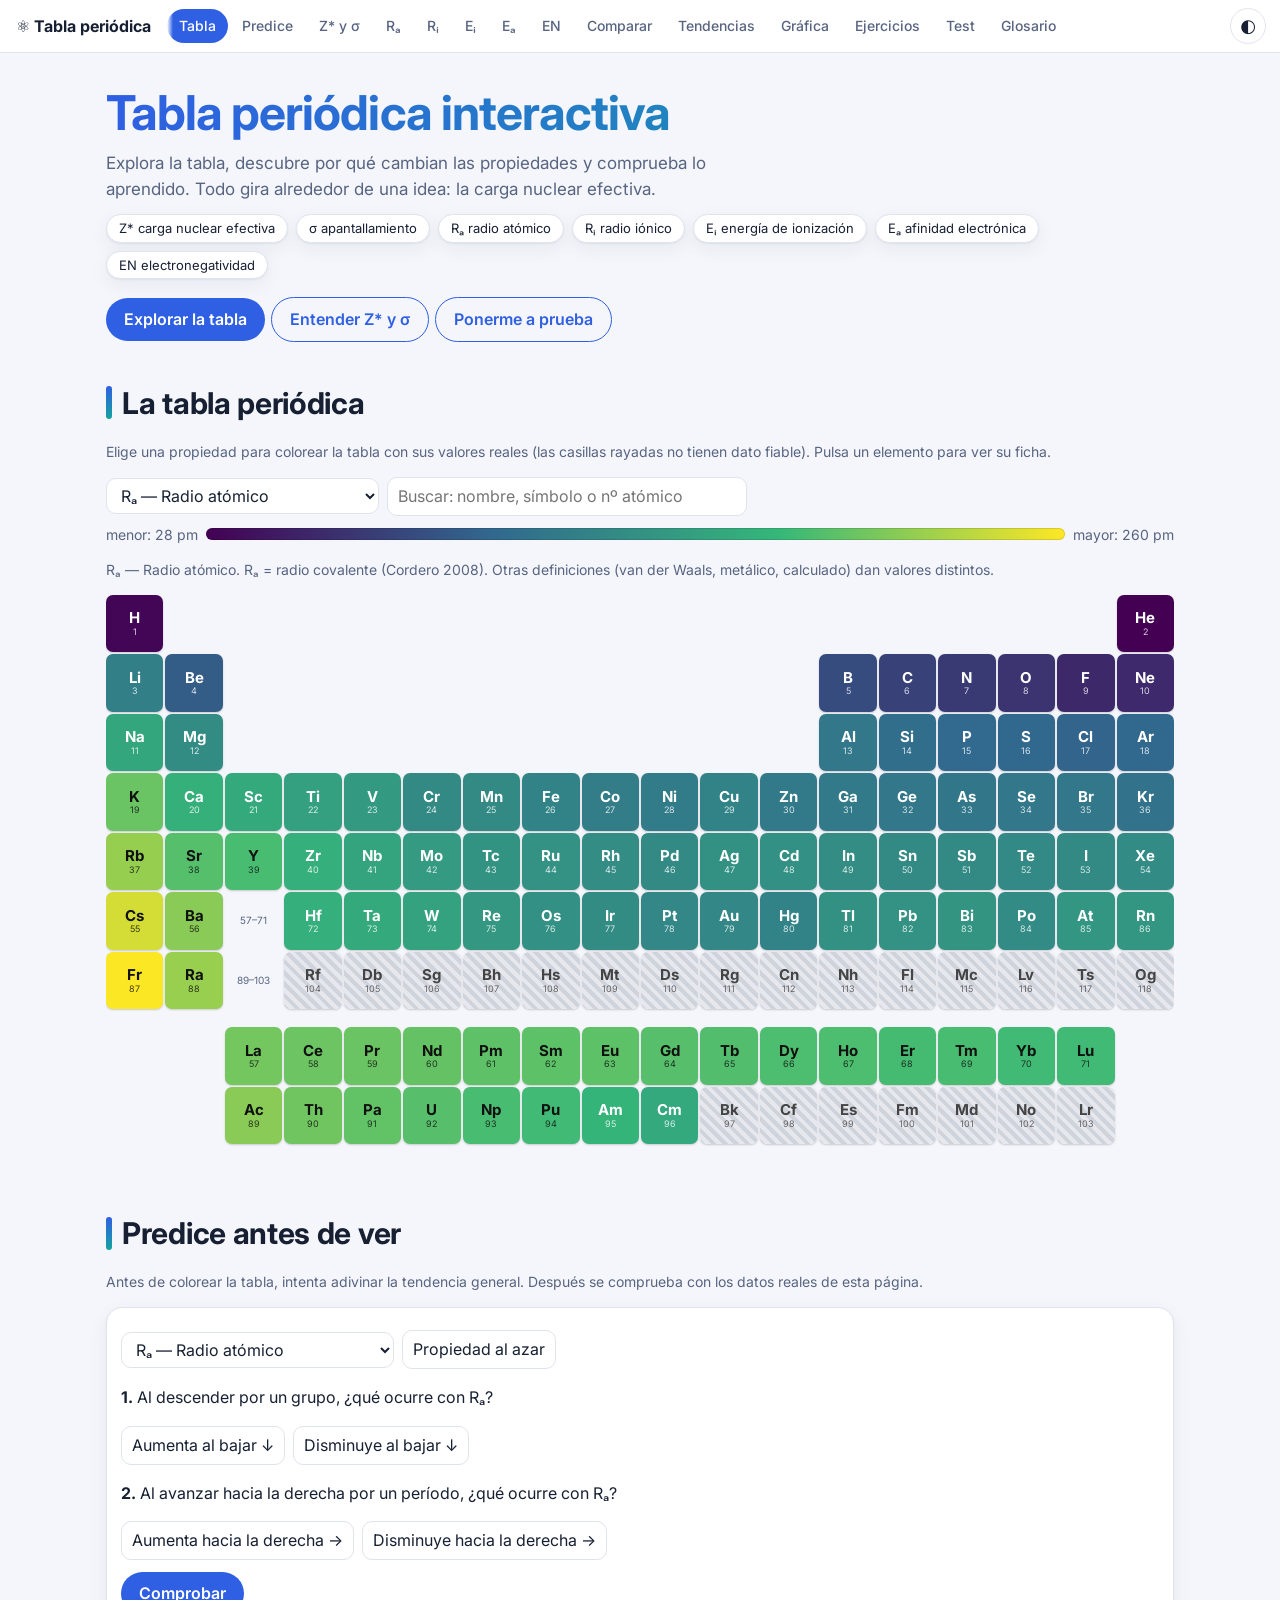
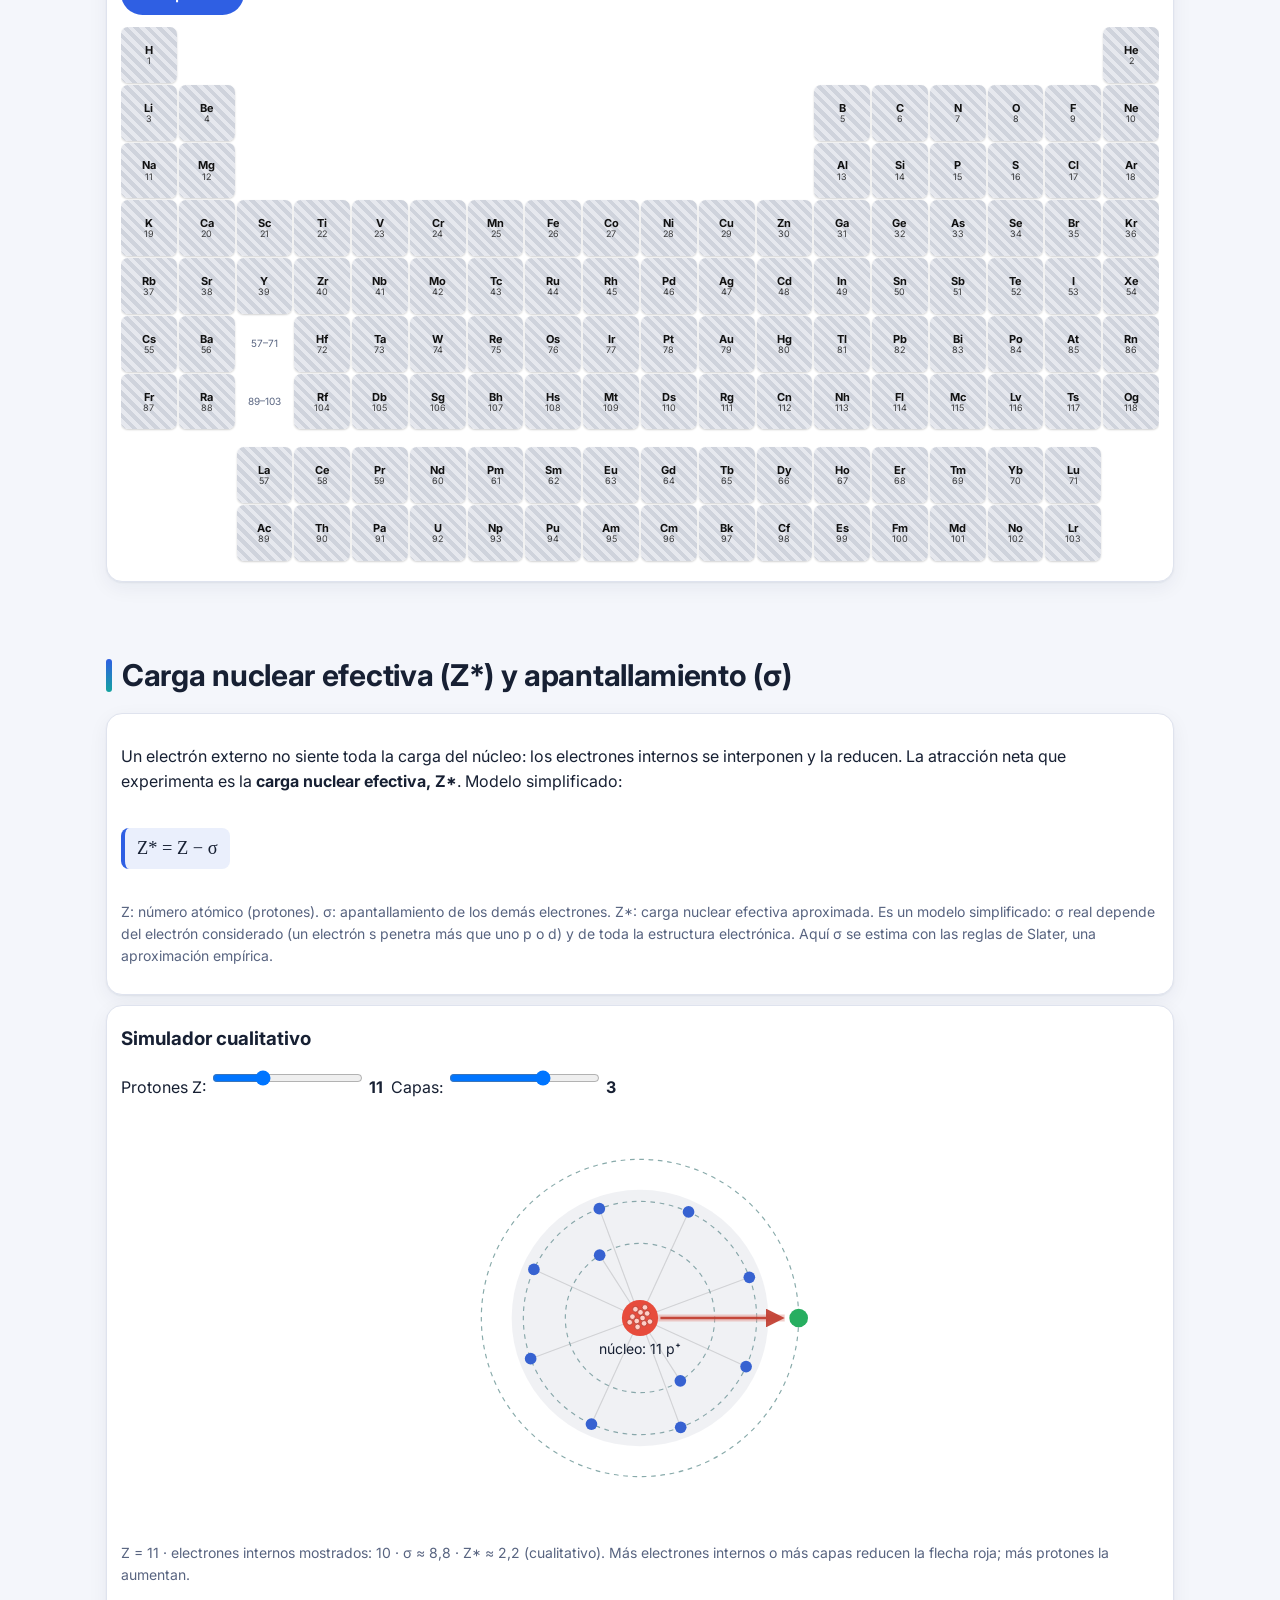
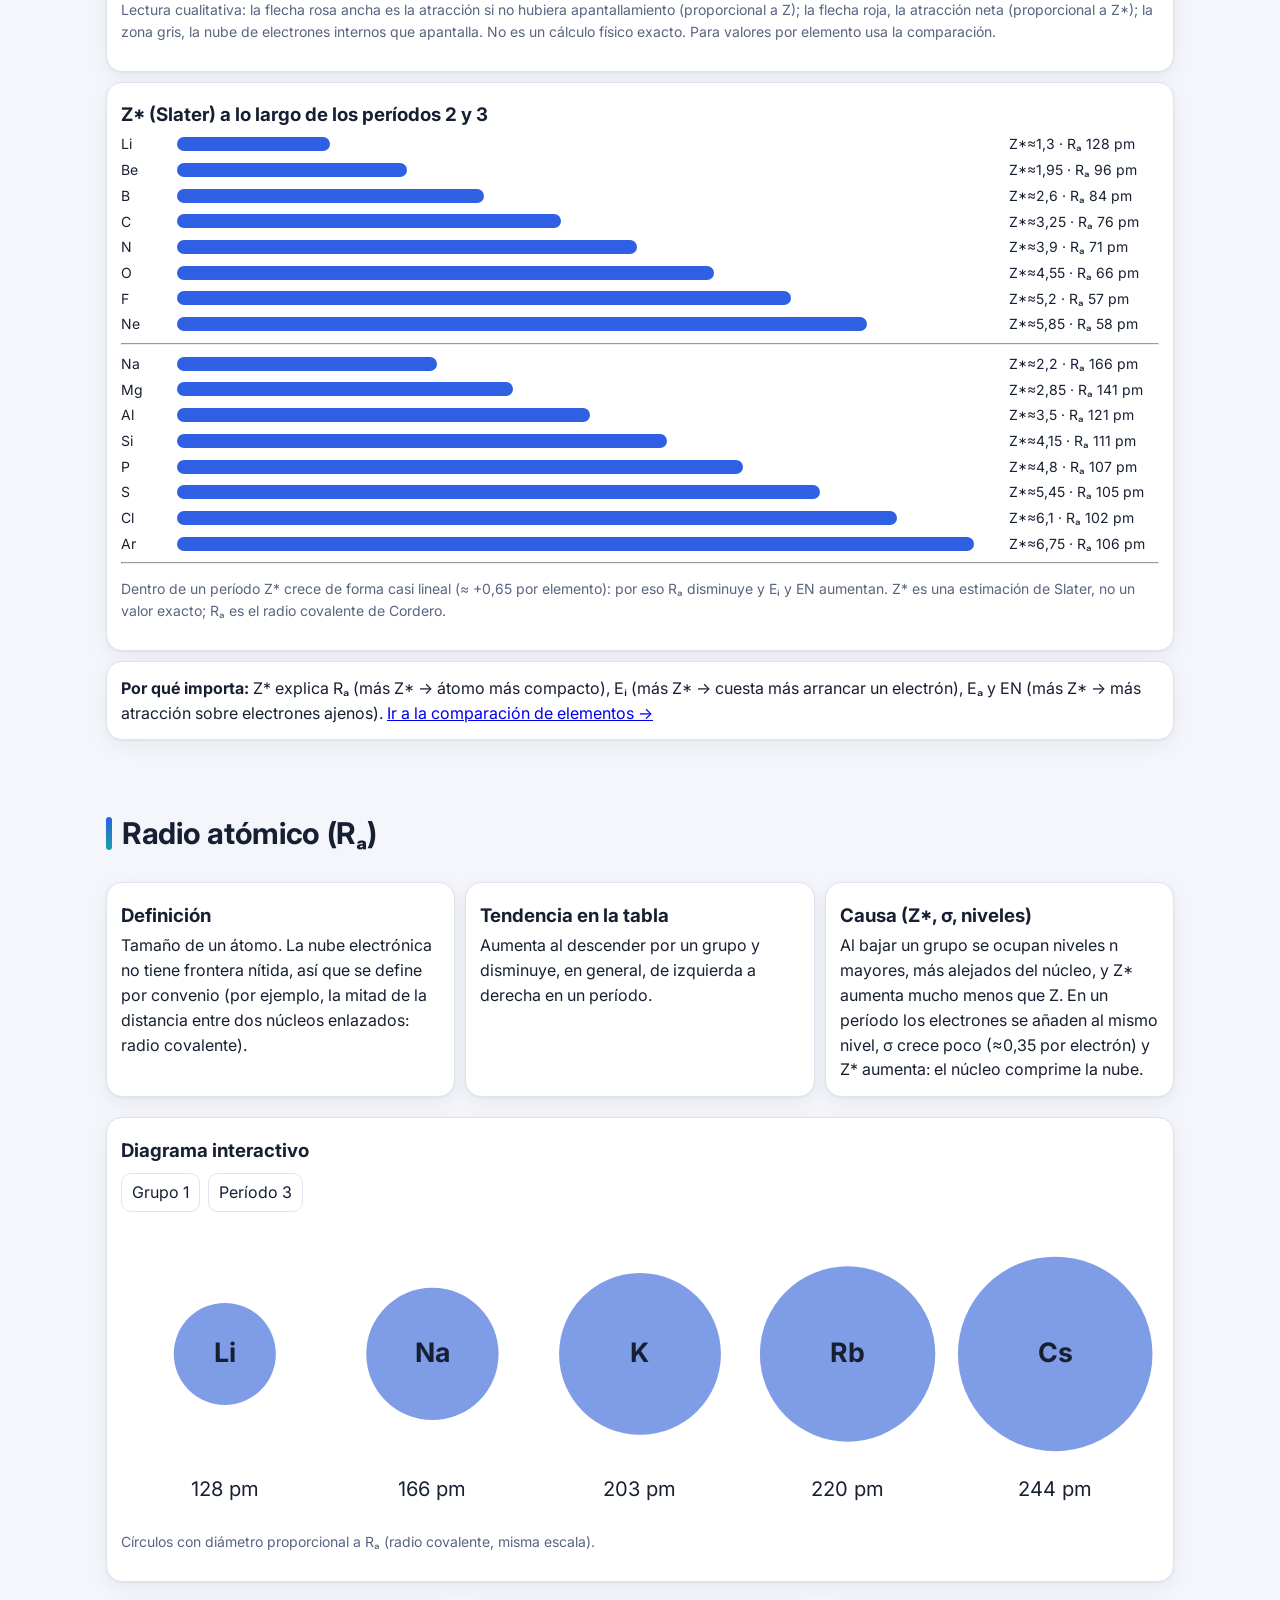
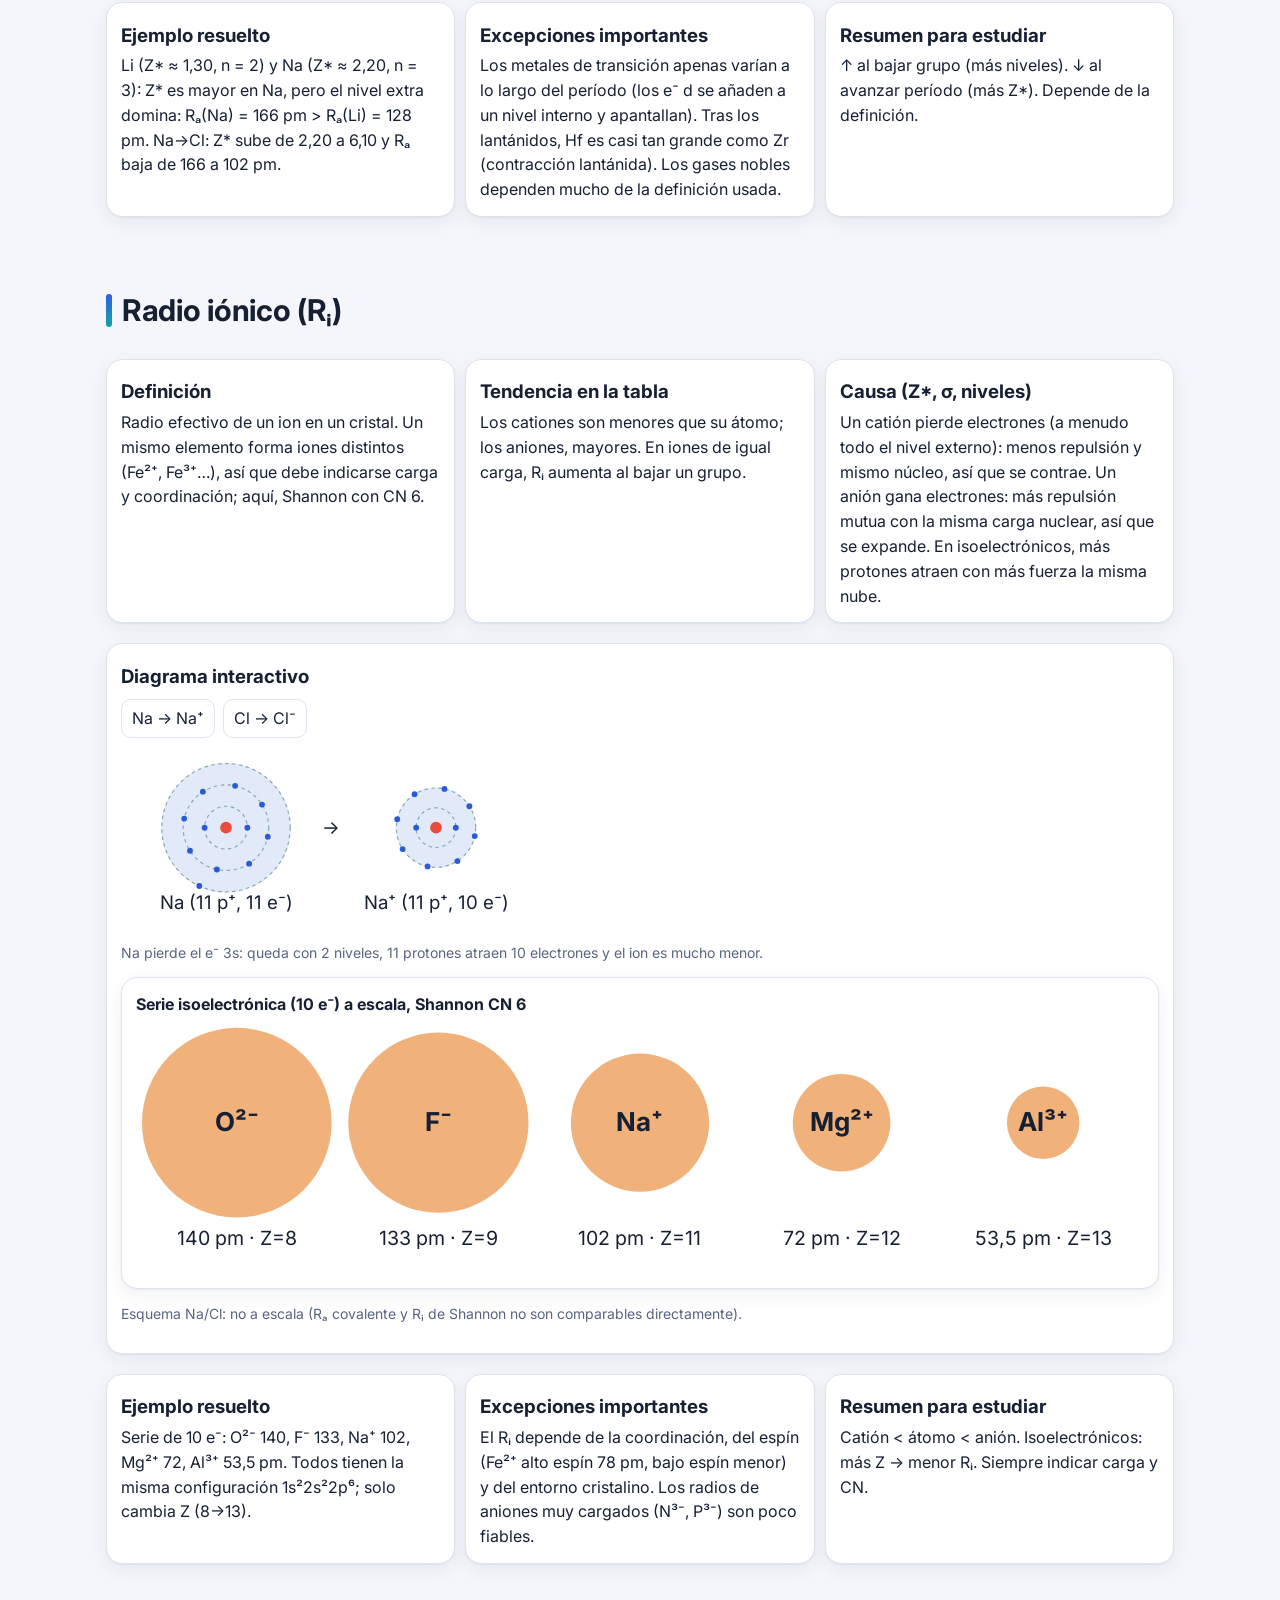
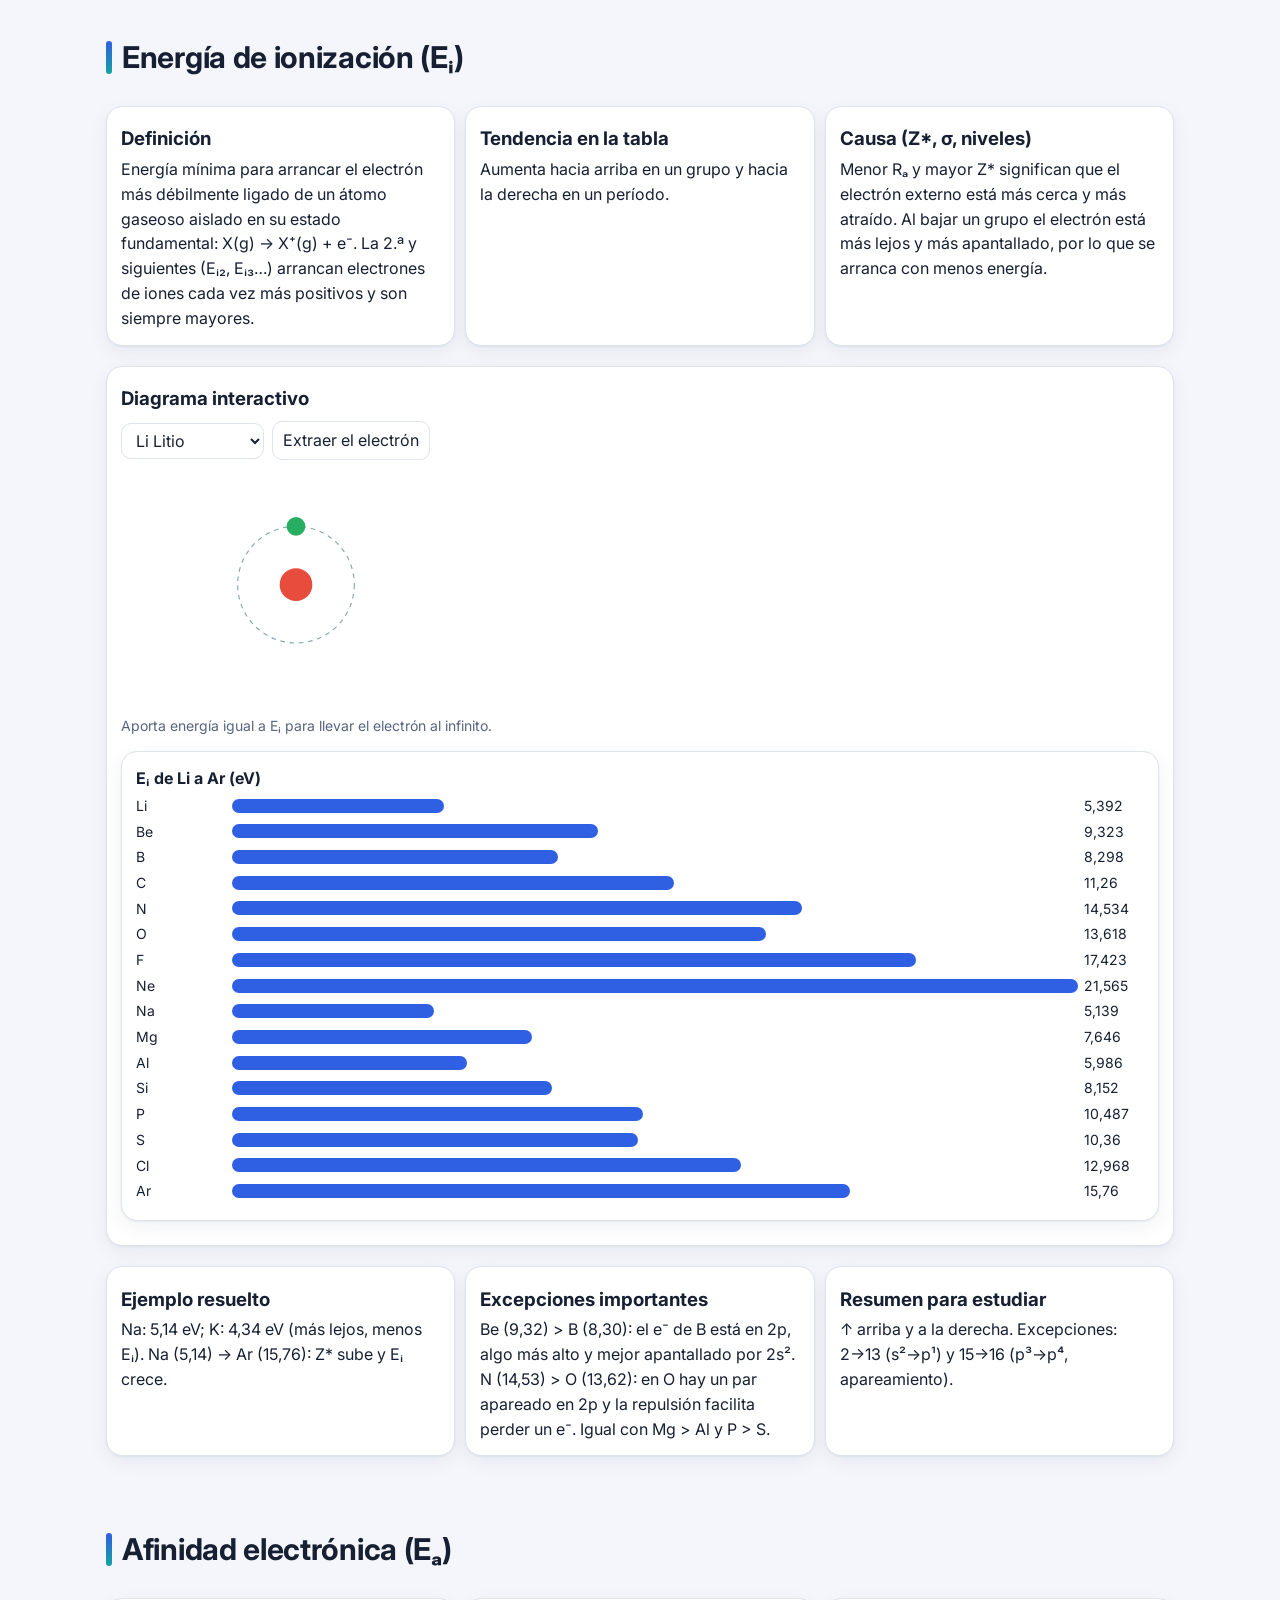
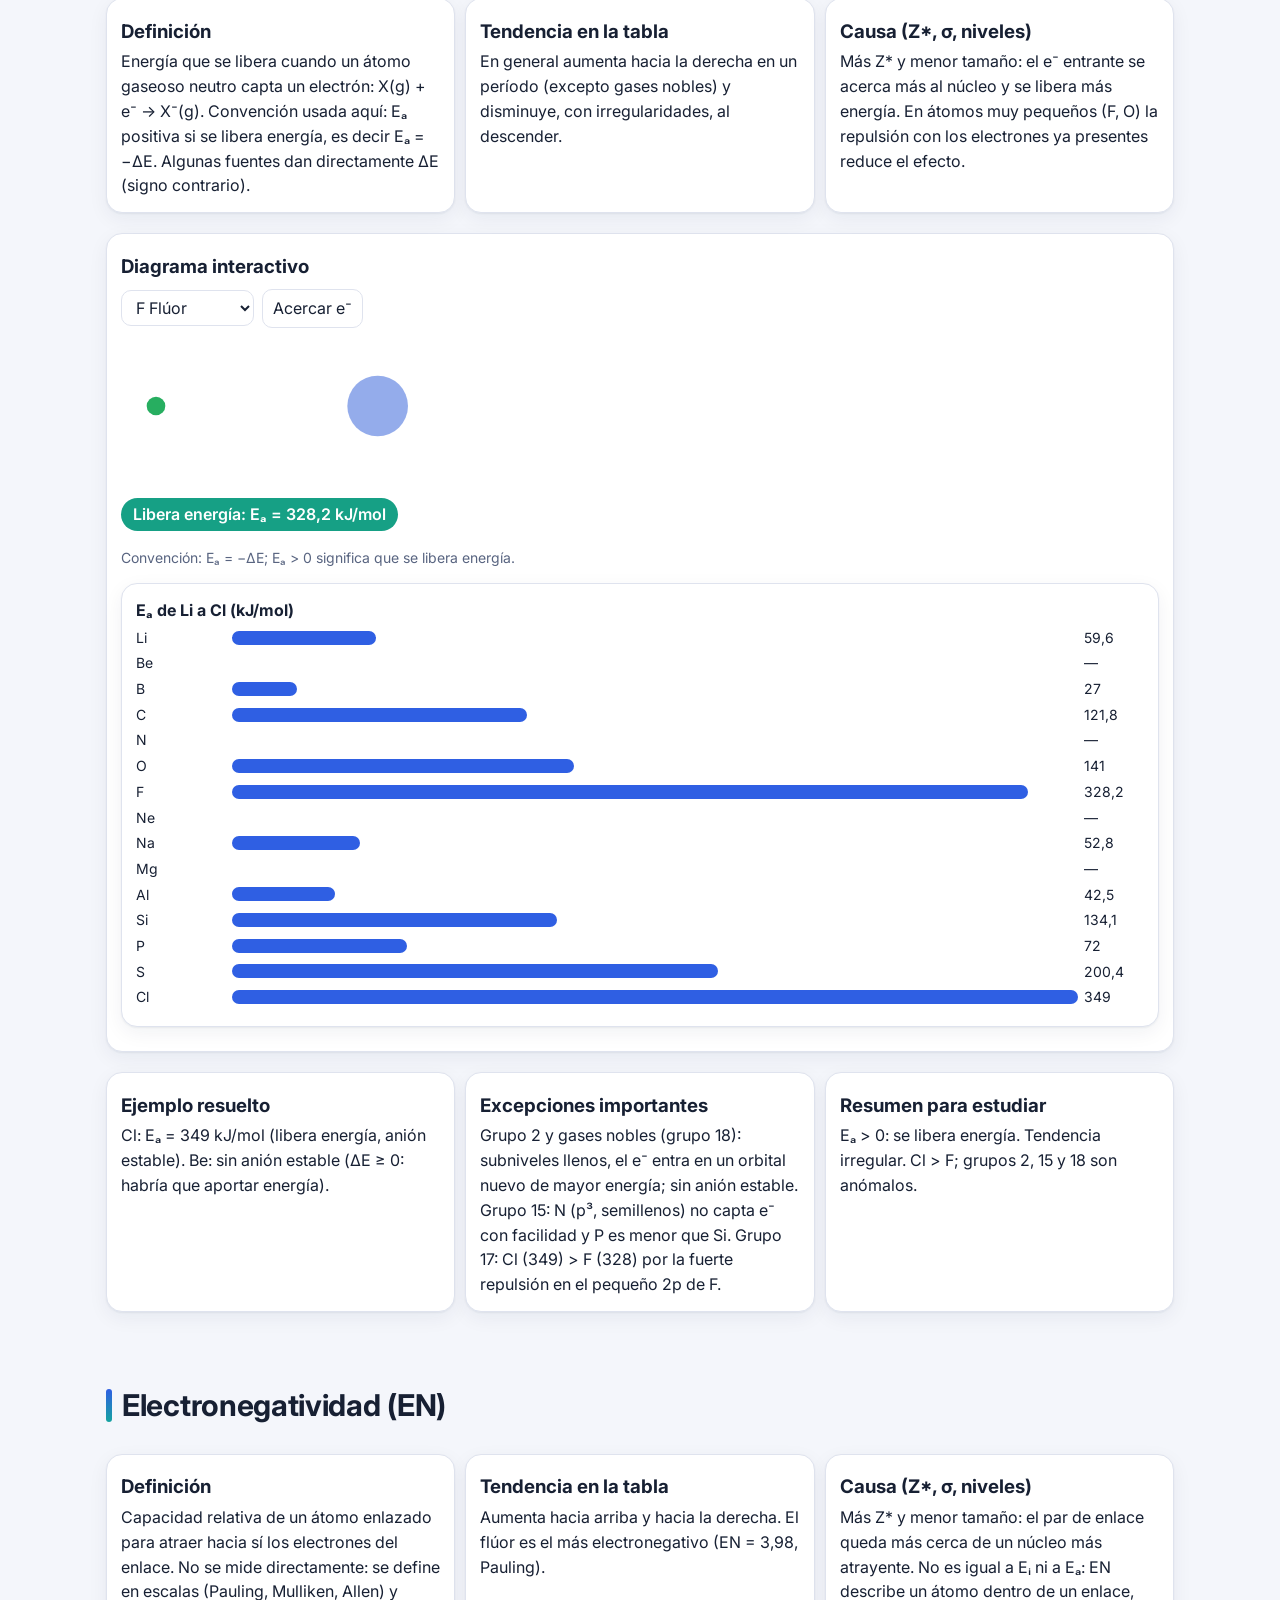
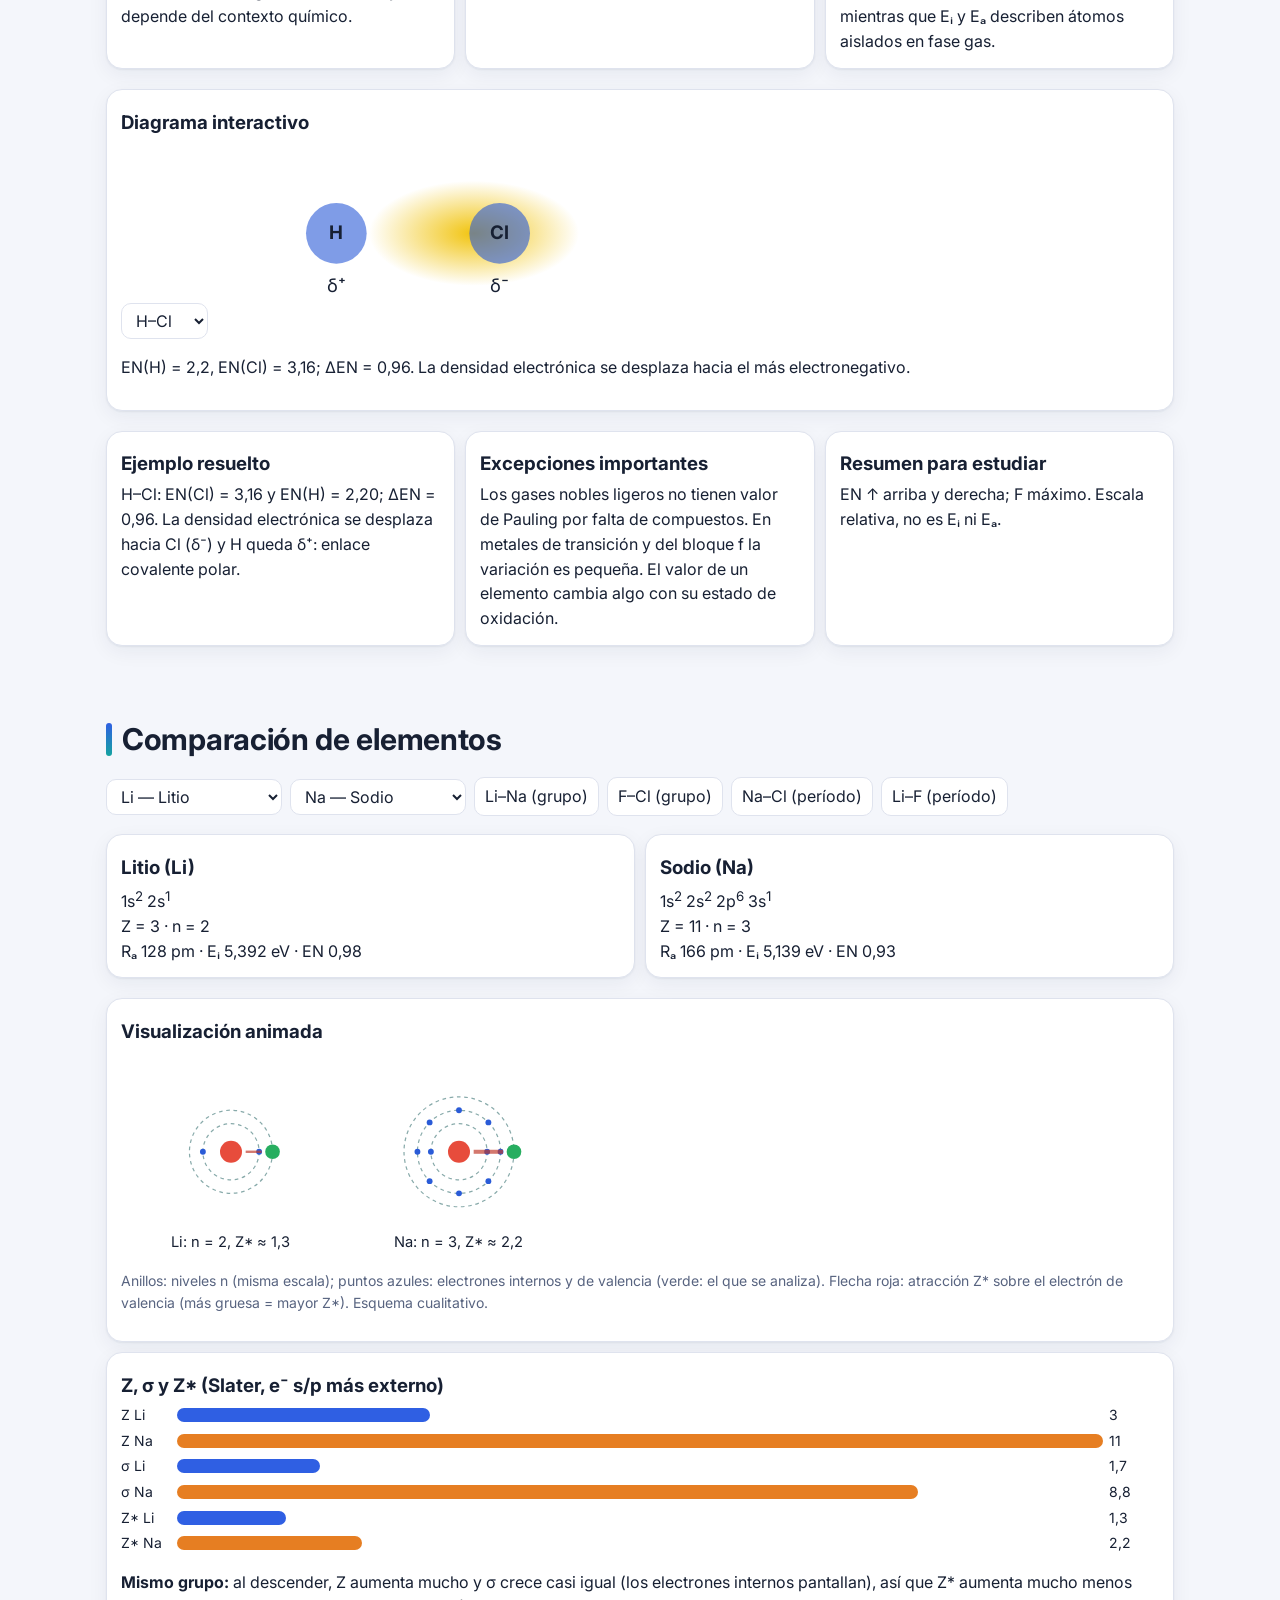
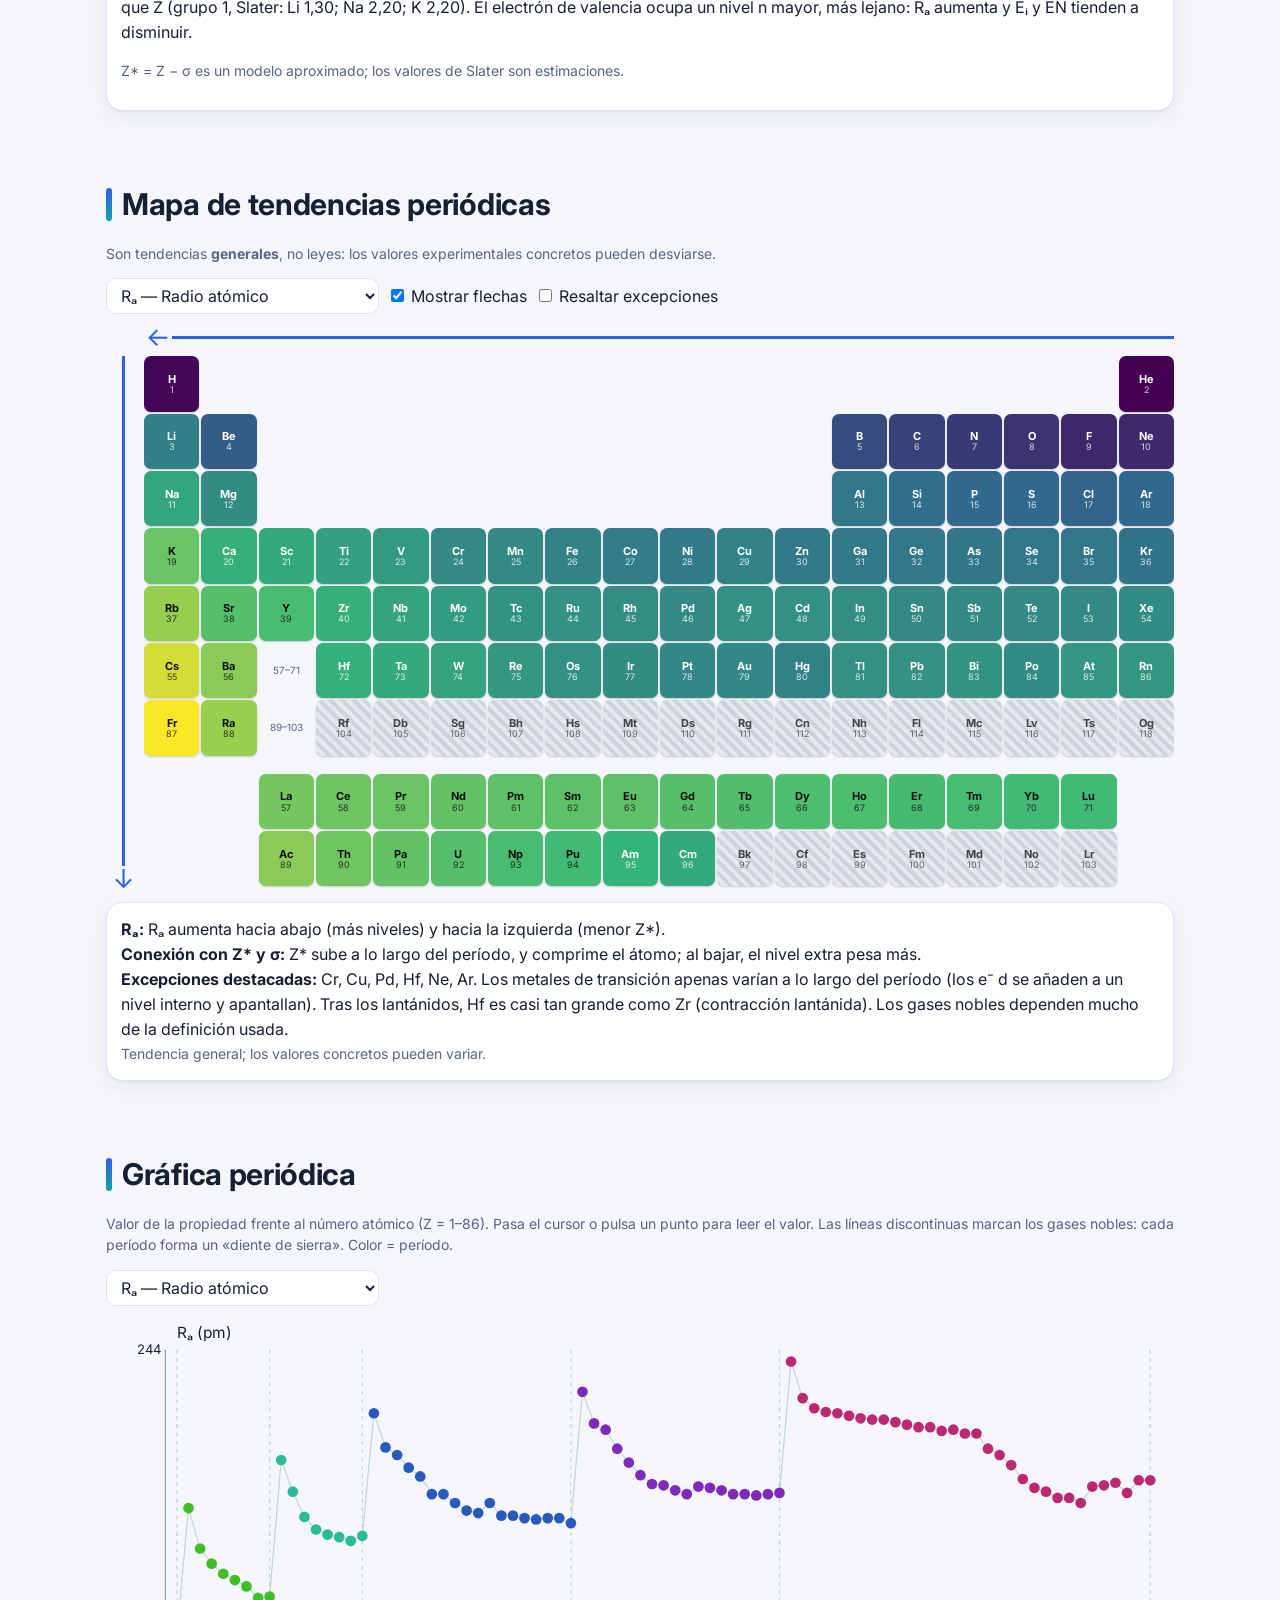
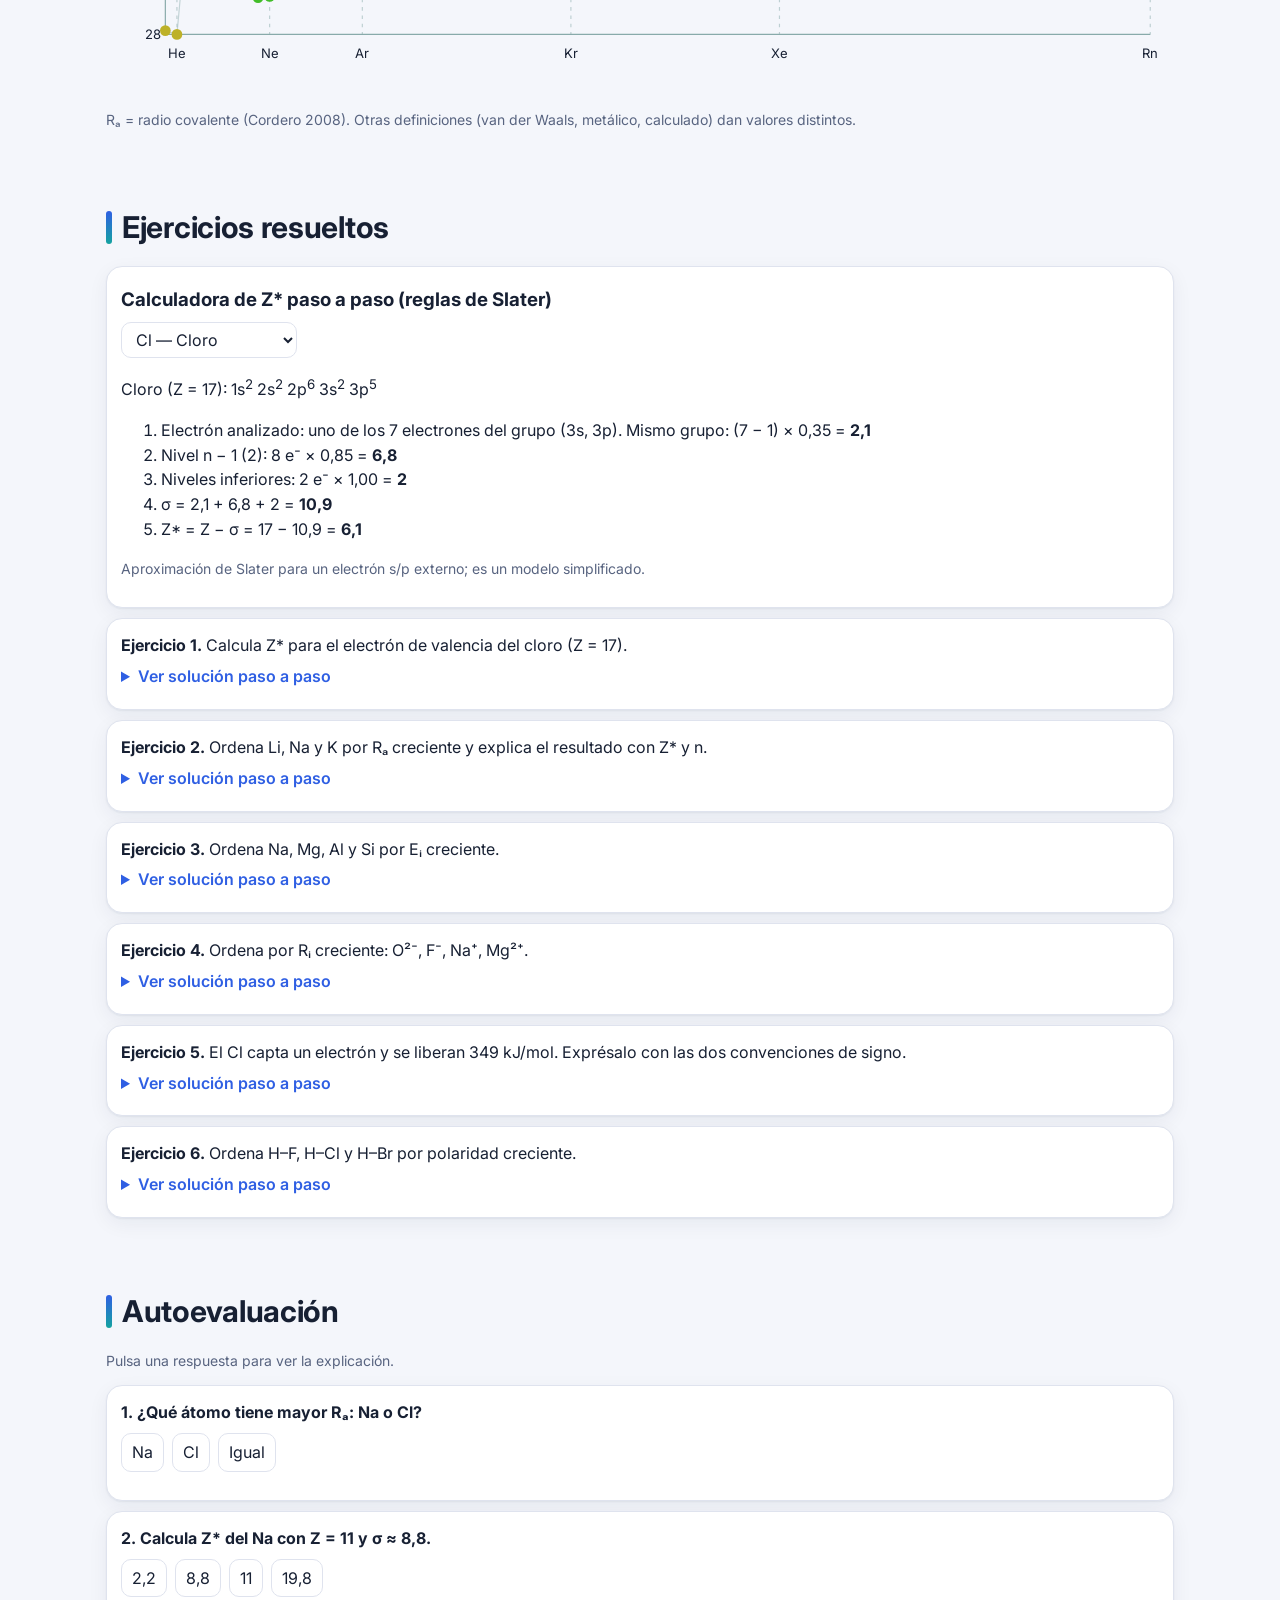
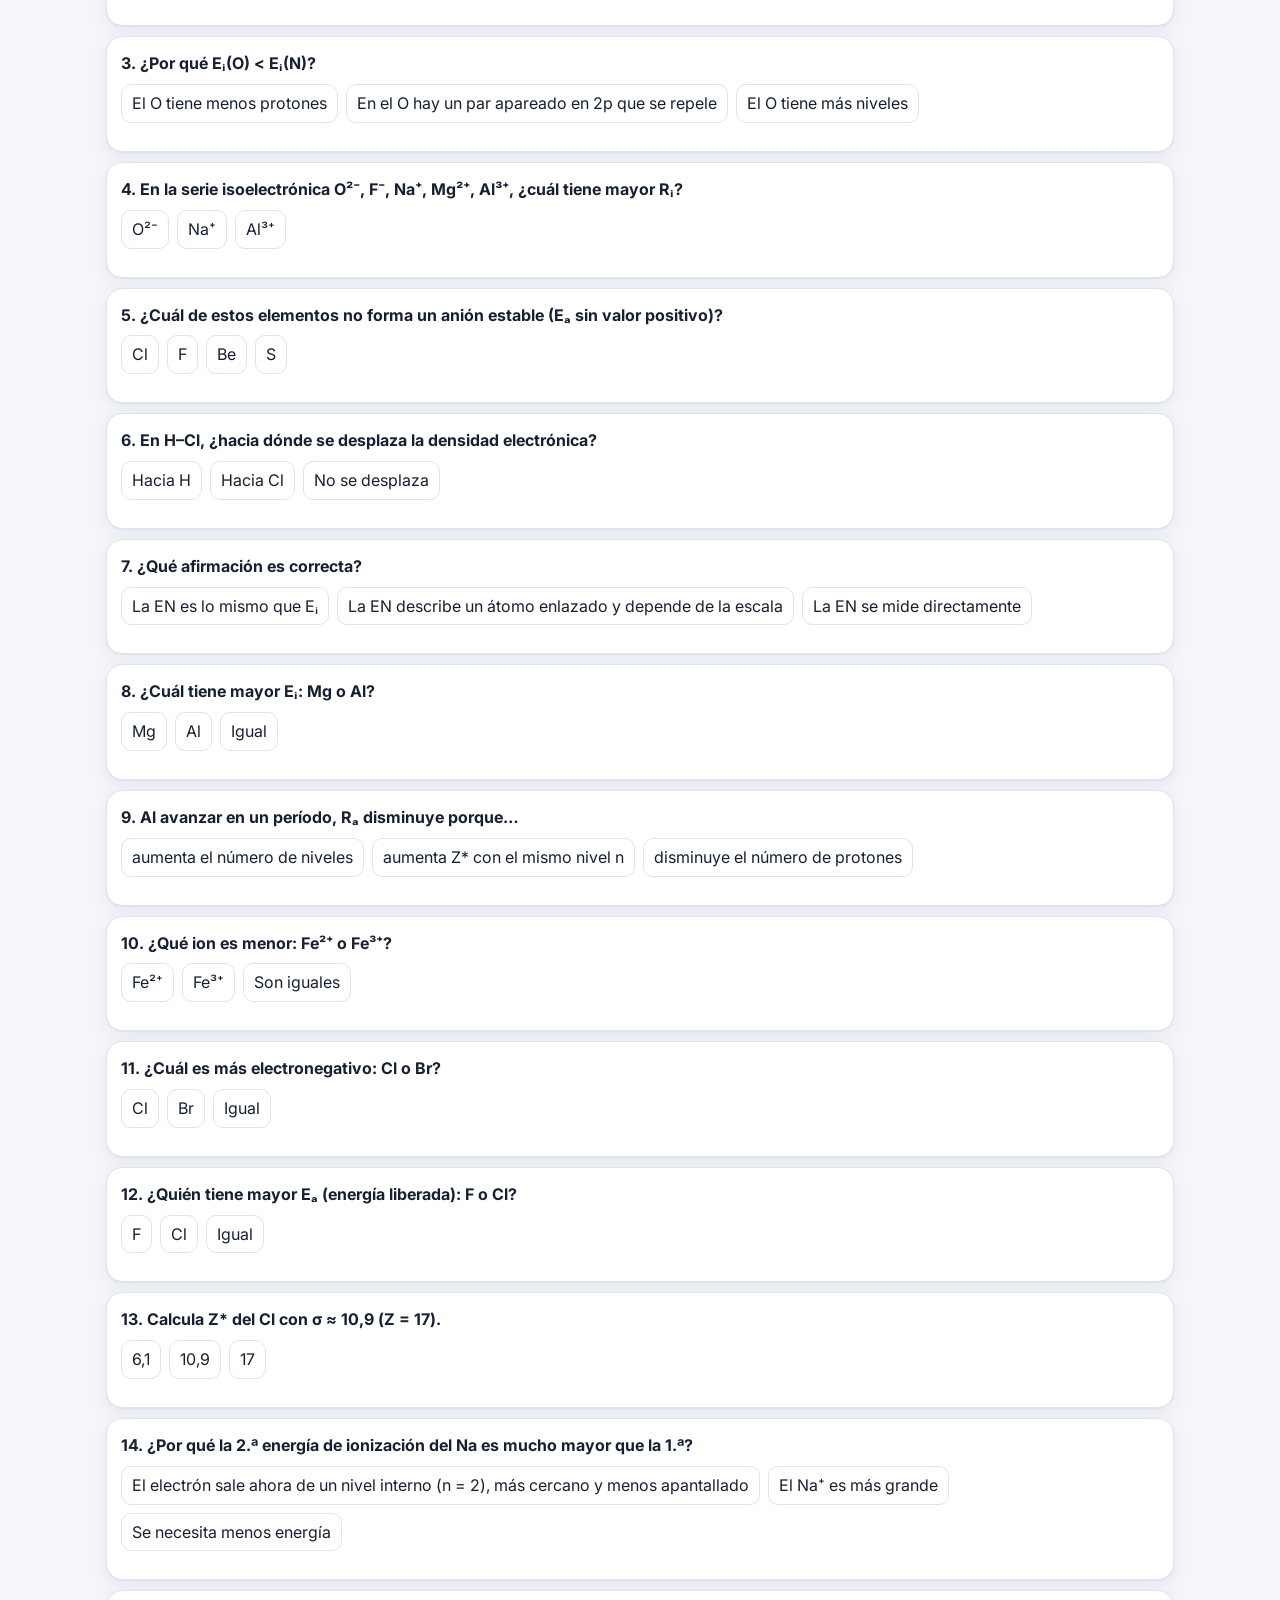
<file: Paginas/Propiedades periódicas.html>
<!DOCTYPE html>
<html lang="es">

<head>
    <meta charset="utf-8">
    <meta name="viewport" content="width=device-width, initial-scale=1, viewport-fit=cover">
    <title>Tabla periódica interactiva: propiedades periódicas</title>
    <style>
        :root {
            --bg: #f6f7fb;
            --card: #fff;
            --tx: #1b2433;
            --mu: #5a6578;
            --ac: #2a5bd7;
            --bd: #d8dce6;
            --ok: #c0392b;
            box-sizing: border-box;
            padding-top: env(safe-area-inset-top, 0px);
            padding-bottom: env(safe-area-inset-bottom, 0px)
        }

        @media(prefers-color-scheme:dark) {
            :root:not([data-theme=light]) {
                --bg: #10141d;
                --card: #1a2030;
                --tx: #e8ecf4;
                --mu: #9aa6bb;
                --ac: #7aa2ff;
                --bd: #2d3650
            }
        }

        * {
            box-sizing: border-box
        }

        html {
            scroll-padding-top: 56px;
            scroll-behavior: smooth
        }

        body {
            margin: 0;
            background: var(--bg);
            color: var(--tx);
            font: 16px/1.55 system-ui, -apple-system, Segoe UI, Roboto, sans-serif
        }

        header {
            position: sticky;
            top: 0;
            z-index: 9;
            background: var(--card);
            border-bottom: 1px solid var(--bd);
            padding: 6px 12px;
            display: flex;
            gap: 10px;
            align-items: center;
            overflow-x: auto;
            white-space: nowrap
        }

        header b {
            margin-right: 6px
        }

        header a {
            color: var(--ac);
            text-decoration: none;
            font-size: 14px;
            padding: 4px 8px;
            border-radius: 8px
        }

        header a:hover {
            background: var(--bd)
        }

        section {
            max-width: 1100px;
            margin: 0 auto;
            padding: 22px 14px
        }

        h2 {
            margin: .2em 0 .4em
        }

        h3 {
            margin: .2em 0
        }

        .card {
            background: var(--card);
            border: 1px solid var(--bd);
            border-radius: 14px;
            padding: 14px;
            margin: 10px 0
        }

        .grid {
            display: grid;
            gap: 10px;
            grid-template-columns: repeat(auto-fit, minmax(260px, 1fr))
        }

        .mu {
            color: var(--mu);
            font-size: 14px
        }

        .f {
            font-family: Georgia, serif;
            font-size: 1.15em;
            background: var(--bg);
            padding: 6px 12px;
            border-radius: 8px;
            display: inline-block
        }

        select,
        input,
        button {
            font: inherit;
            padding: 6px 10px;
            border: 1px solid var(--bd);
            border-radius: 8px;
            background: var(--card);
            color: var(--tx)
        }

        button {
            cursor: pointer
        }

        button:hover {
            border-color: var(--ac)
        }

        .row {
            display: flex;
            flex-wrap: wrap;
            gap: 8px;
            align-items: center;
            margin: 8px 0
        }

        .tw {
            overflow-x: auto;
            padding-bottom: 6px
        }

        #tbl,
        .mini {
            display: grid;
            grid-template-columns: repeat(18, minmax(42px, 1fr));
            gap: 2px;
            min-width: 800px
        }

        .el {
            aspect-ratio: 1;
            border: 0;
            border-radius: 5px;
            padding: 1px;
            display: flex;
            flex-direction: column;
            align-items: center;
            justify-content: center;
            line-height: 1.1;
            font-size: 14px;
            color: #111;
            transition: transform .15s, opacity .2s
        }

        .el small {
            font-size: 9px;
            opacity: .8
        }

        .el b {
            font-size: 15px
        }

        .el:hover {
            transform: scale(1.12);
            z-index: 2
        }

        .el.dim {
            opacity: .18
        }

        .el.sel {
            outline: 3px solid var(--ac)
        }

        .el.exc {
            outline: 3px dashed var(--ok)
        }

        .el.nd {
            background: repeating-linear-gradient(45deg, #cfd3dc, #cfd3dc 4px, #e6e8ee 4px, #e6e8ee 8px)
        }

        .ph {
            display: flex;
            align-items: center;
            justify-content: center;
            font-size: 10px;
            color: var(--mu)
        }

        .leg {
            height: 14px;
            border-radius: 7px;
            background: linear-gradient(90deg, #440154, #31688e, #35b779, #fde725);
            min-width: 200px;
            flex: 1
        }

        @keyframes gr {
            from {
                width: 0
            }
        }

        .bar {
            height: 14px;
            border-radius: 7px;
            background: var(--ac);
            transition: width .6s;
            animation: gr .9s ease-out
        }

        .el:focus-visible,
        button:focus-visible,
        select:focus-visible,
        input:focus-visible {
            outline: 3px solid var(--ac);
            outline-offset: 2px
        }

        .eg {
            display: grid;
            grid-template-columns: 90px 1fr 60px;
            gap: 6px;
            align-items: center;
            font-size: 14px;
            margin: 4px 0
        }

        svg text {
            fill: var(--tx);
            font-family: inherit
        }

        .mapw {
            display: grid;
            grid-template-columns: 34px 1fr;
            gap: 4px
        }

        .arr {
            font-size: 26px;
            color: var(--ac);
            line-height: 1;
            display: flex;
            align-items: center;
            min-height: 30px
        }

        .arr span {
            background: var(--bg);
            padding: 0 2px
        }

        .mini {
            min-width: 700px
        }

        .mini .el {
            font-size: 11px
        }

        .mini .el b {
            font-size: 11px
        }

        footer {
            max-width: 1100px;
            margin: 0 auto;
            padding: 18px 14px 40px;
            font-size: 13px;
            color: var(--mu)
        }

        details {
            margin: 6px 0
        }

        summary {
            cursor: pointer;
            font-weight: 600;
            color: var(--ac)
        }

        .badge {
            display: inline-block;
            padding: 4px 12px;
            border-radius: 99px;
            font-weight: 600;
            color: #fff
        }

        @keyframes orb {
            to {
                transform: rotate(360deg)
            }
        }

        .orb {
            transform-origin: 150px 100px;
            animation: orb 3s linear infinite
        }

        @media(prefers-reduced-motion:reduce) {
            .orb {
                animation: none
            }

            * {
                transition: none !important
            }
        }
    </style>
    <link rel="stylesheet" href="https://fonts.googleapis.com/css2?family=Inter:wght@400;500;600;700&display=swap">
    <style>
        :root {
            --bg: #f4f6fb;
            --card: #fff;
            --tx: #172033;
            --mu: #586480;
            --ac: #2f5fe3;
            --ac2: #14a3a0;
            --bd: #dfe3ee;
            --sh: 0 1px 2px rgba(20, 30, 60, .06), 0 6px 20px rgba(20, 30, 60, .06);
            --r: 16px
        }

        @media(prefers-color-scheme:dark) {
            :root:not([data-theme=light]) {
                --bg: #0e121b;
                --card: #171d2b;
                --tx: #e9edf6;
                --mu: #9aa7c0;
                --ac: #7ea4ff;
                --ac2: #4fd1c5;
                --bd: #27304a;
                --sh: 0 1px 2px rgba(0, 0, 0, .4), 0 8px 24px rgba(0, 0, 0, .35)
            }
        }

        :root[data-theme=dark] {
            --bg: #0e121b;
            --card: #171d2b;
            --tx: #e9edf6;
            --mu: #9aa7c0;
            --ac: #7ea4ff;
            --ac2: #4fd1c5;
            --bd: #27304a;
            --sh: 0 1px 2px rgba(0, 0, 0, .4), 0 8px 24px rgba(0, 0, 0, .35)
        }

        body {
            font-family: Inter, system-ui, -apple-system, 'Segoe UI', Roboto, sans-serif
        }

        html {
            scroll-padding-top: 72px
        }

        header {
            display: flex;
            align-items: center;
            gap: 8px;
            padding: 8px 14px;
            overflow: visible;
            background: color-mix(in srgb, var(--card) 95%, transparent);
            backdrop-filter: blur(10px);
            -webkit-backdrop-filter: blur(10px)
        }

        .brand {
            font-weight: 700;
            text-decoration: none;
            color: var(--tx);
            display: flex;
            align-items: center;
            gap: 4px;
            white-space: nowrap;
            padding: 4px 8px 4px 2px;
            font-size: 16px
        }

        .brand:hover {
            background: none
        }

        #nav {
            position: relative;
            display: flex;
            gap: 2px;
            flex: 1;
            overflow-x: auto;
            scrollbar-width: none;
            -webkit-mask-image: linear-gradient(90deg, transparent 0, #000 6px, #000 calc(100% - 22px), transparent);
            mask-image: linear-gradient(90deg, transparent 0, #000 6px, #000 calc(100% - 22px), transparent)
        }

        #nav::-webkit-scrollbar {
            display: none
        }

        #nav a {
            flex: none;
            padding: 6px 12px;
            border-radius: 99px;
            font-size: 14px;
            font-weight: 500;
            color: var(--mu);
            transition: background .2s, color .2s
        }

        #nav a:hover {
            background: var(--bd);
            color: var(--tx)
        }

        #nav a.on {
            background: var(--ac);
            color: #fff
        }

        #th {
            flex: none;
            width: 36px;
            height: 36px;
            border-radius: 50%;
            padding: 0;
            font-size: 18px;
            line-height: 1;
            display: grid;
            place-items: center
        }

        #pb {
            position: absolute;
            left: 0;
            bottom: -1px;
            height: 3px;
            width: 0;
            background: linear-gradient(90deg, var(--ac), var(--ac2));
            border-radius: 0 3px 3px 0
        }

        @media(max-width:600px) {
            .brand span {
                display: none
            }
        }

        section {
            padding: 30px 16px
        }

        h2 {
            font-size: clamp(22px, 3vw, 30px);
            letter-spacing: -.01em;
            margin: 0 0 .5em;
            display: flex;
            align-items: center;
            gap: 10px
        }

        h2::before {
            content: '';
            width: 6px;
            height: 1.1em;
            border-radius: 3px;
            background: linear-gradient(var(--ac), var(--ac2));
            flex: none
        }

        .card {
            border-radius: var(--r);
            box-shadow: var(--sh)
        }

        .hero {
            max-width: 1100px;
            margin: 0 auto;
            padding: 34px 16px 4px
        }

        .hero h1 {
            font-size: clamp(30px, 5vw, 48px);
            line-height: 1.1;
            margin: 0 0 10px;
            letter-spacing: -.02em;
            background: linear-gradient(90deg, var(--ac), var(--ac2));
            -webkit-background-clip: text;
            background-clip: text;
            color: transparent
        }

        .hero p {
            max-width: 62ch;
            color: var(--mu);
            font-size: 17px;
            margin: 0 0 12px
        }

        .chips {
            display: flex;
            flex-wrap: wrap;
            gap: 8px;
            margin: 10px 0 14px
        }

        .chips span {
            background: var(--card);
            border: 1px solid var(--bd);
            border-radius: 99px;
            padding: 3px 12px;
            font-size: 13px;
            box-shadow: var(--sh)
        }

        .cta {
            display: inline-block;
            background: var(--ac);
            color: #fff;
            padding: 9px 18px;
            border-radius: 99px;
            text-decoration: none;
            font-weight: 600;
            margin: 4px 6px 4px 0
        }

        .cta.o {
            background: transparent;
            color: var(--ac);
            border: 1.5px solid var(--ac)
        }

        .cta:hover {
            filter: brightness(1.1)
        }

        button,
        select,
        input {
            border-radius: 10px;
            transition: border-color .15s, box-shadow .15s, background .15s
        }

        button:hover {
            background: var(--bg)
        }

        select:focus,
        input:focus {
            outline: none;
            border-color: var(--ac);
            box-shadow: 0 0 0 3px color-mix(in srgb, var(--ac) 25%, transparent)
        }

        .el {
            border-radius: 7px;
            box-shadow: 0 1px 2px rgba(0, 0, 0, .18)
        }

        .el:hover {
            box-shadow: 0 5px 14px rgba(0, 0, 0, .3)
        }

        .leg {
            height: 12px;
            box-shadow: inset 0 0 0 1px rgba(0, 0, 0, .12)
        }

        .f {
            background: color-mix(in srgb, var(--ac) 10%, var(--card));
            border-left: 4px solid var(--ac);
            border-radius: 8px
        }

        summary:hover {
            text-decoration: underline
        }

        footer {
            border-top: 1px solid var(--bd);
            margin-top: 20px
        }

        #q {
            width: min(100%, 360px)
        }

        #ficha {
            position: fixed;
            z-index: 20;
            top: 58px;
            right: 0;
            bottom: 0;
            width: min(400px, 100%);
            margin: 0;
            overflow: auto;
            visibility: hidden;
            transform: translateX(105%);
            transition: transform .28s ease, visibility .28s;
            border-radius: var(--r) 0 0 0;
            box-shadow: -8px 0 30px rgba(0, 0, 0, .25)
        }

        #ficha.open {
            transform: none;
            visibility: visible
        }

        @media(max-width:700px) {
            #ficha {
                top: auto;
                left: 0;
                width: auto;
                max-height: 56vh;
                transform: translateY(105%);
                border-radius: var(--r) var(--r) 0 0;
                box-shadow: 0 -8px 30px rgba(0, 0, 0, .25);
                padding-bottom: calc(14px + env(safe-area-inset-bottom, 0px))
            }

            #ficha.open {
                transform: none
            }
        }

        .pq button.on {
            background: var(--ac);
            color: #fff;
            border-color: var(--ac)
        }

        @media(min-width:701px) {
            body.fo #tabla .tw {
                padding-right: 410px
            }
        }
    </style>
</head>

<body>
    <header><a class="brand" href="#tabla">⚛<span> Tabla periódica</span></a>
        <nav id="nav"><a href="#tabla">Tabla</a><a href="#predice">Predice</a><a href="#zeff">Z* y σ</a><a
                href="#ra">Rₐ</a><a href="#ri">Rᵢ</a><a href="#ei">Eᵢ</a><a href="#ea">Eₐ</a><a href="#en">EN</a><a
                href="#comparar">Comparar</a><a href="#mapa">Tendencias</a><a href="#grafica">Gráfica</a><a
                href="#ejer">Ejercicios</a><a href="#test">Test</a><a href="#glos">Glosario</a></nav><button id="th"
            aria-label="Cambiar entre tema claro y oscuro" title="Tema claro/oscuro">◐</button>
        <div id="pb"></div>
    </header>
    <main>
        <div class="hero">
            <h1>Tabla periódica interactiva</h1>
            <p>Explora la tabla, descubre por qué cambian las propiedades y comprueba lo aprendido. Todo gira alrededor
                de una idea: la carga nuclear efectiva.</p>
            <div class="chips"><span>Z* carga nuclear efectiva</span><span>σ apantallamiento</span><span>Rₐ radio
                    atómico</span><span>Rᵢ radio iónico</span><span>Eᵢ energía de ionización</span><span>Eₐ afinidad
                    electrónica</span><span>EN electronegatividad</span></div><a class="cta" href="#tbl">Explorar la
                tabla</a><a class="cta o" href="#zeff">Entender Z* y σ</a><a class="cta o" href="#test">Ponerme a
                prueba</a>
        </div>
        <section id="tabla">
            <h2>La tabla periódica</h2>
            <p class="mu">Elige una propiedad para colorear la tabla con sus valores reales (las casillas rayadas no
                tienen dato fiable). Pulsa un elemento para ver su ficha.</p>
            <div class="row"><select id="sel" aria-label="Propiedad"></select><input id="q"
                    placeholder="Buscar: nombre, símbolo o nº atómico" size="30" aria-label="Buscar"><select id="ric"
                    hidden aria-label="Carga del ion"></select></div>
            <div class="row"><span id="lmin" class="mu"></span>
                <div class="leg"></div><span id="lmax" class="mu"></span>
            </div>
            <p id="lnote" class="mu"></p>
            <div class="tw">
                <div id="tbl"></div>
            </div>
            <div id="ficha" class="card" role="dialog" aria-label="Ficha del elemento"></div>
        </section>

        <section id="predice">
            <h2>Predice antes de ver</h2>
            <p class="mu">Antes de colorear la tabla, intenta adivinar la tendencia general. Después se comprueba con
                los datos reales de esta página.</p>
            <div class="card">
                <div class="row"><select id="pk" aria-label="Propiedad"></select><button id="pn">Propiedad al
                        azar</button></div>
                <p><b>1.</b> Al descender por un grupo, ¿qué ocurre con <span id="pn1"></span>?</p>
                <div class="row pq" id="pq1"><button data-v="1">Aumenta al bajar ↓</button><button data-v="0">Disminuye
                        al bajar ↓</button></div>
                <p><b>2.</b> Al avanzar hacia la derecha por un período, ¿qué ocurre con <span id="pn2"></span>?</p>
                <div class="row pq" id="pq2"><button data-v="1">Aumenta hacia la derecha →</button><button
                        data-v="0">Disminuye hacia la derecha →</button></div>
                <div class="row"><button id="pc" class="cta" style="border:0;cursor:pointer">Comprobar</button><span
                        id="ps" class="mu"></span></div>
                <div id="pres"></div>
                <div class="tw">
                    <div class="mini" id="pmini"></div>
                </div>
            </div>
        </section>
        <section id="zeff">
            <h2>Carga nuclear efectiva (Z*) y apantallamiento (σ)</h2>
            <div class="card">
                <p>Un electrón externo no siente toda la carga del núcleo: los electrones internos se interponen y la
                    reducen. La atracción neta que experimenta es la <b>carga nuclear efectiva, Z*</b>. Modelo
                    simplificado:</p>
                <p class="f">Z* = Z − σ</p>
                <p class="mu">Z: número atómico (protones). σ: apantallamiento de los demás electrones. Z*: carga
                    nuclear efectiva aproximada. Es un modelo simplificado: σ real depende del electrón considerado (un
                    electrón s penetra más que uno p o d) y de toda la estructura electrónica. Aquí σ se estima con las
                    reglas de Slater, una aproximación empírica.</p>
            </div>
            <div class="card">
                <h3>Simulador cualitativo</h3>
                <div class="row"><label>Protones Z: <input type="range" id="zp" min="1" max="36" value="11"> <b
                            id="zpv">11</b></label><label>Capas: <input type="range" id="zs" min="1" max="4" value="3">
                        <b id="zsv">3</b></label></div>
                <svg id="atom" viewBox="0 0 360 360" style="width:100%;max-width:420px;display:block;margin:auto"
                    role="img" aria-label="Átomo con núcleo, capas y flechas de atracción"></svg>
                <p id="atxt" class="mu"></p>
                <p class="mu">Lectura cualitativa: la flecha rosa ancha es la atracción si no hubiera apantallamiento
                    (proporcional a Z); la flecha roja, la atracción neta (proporcional a Z*); la zona gris, la nube de
                    electrones internos que apantalla. No es un cálculo físico exacto. Para valores por elemento usa la
                    comparación.</p>
            </div>
            <div class="card">
                <h3>Z* (Slater) a lo largo de los períodos 2 y 3</h3>
                <div id="zbars"></div>
                <p class="mu">Dentro de un período Z* crece de forma casi lineal (≈ +0,65 por elemento): por eso Rₐ
                    disminuye y Eᵢ y EN aumentan. Z* es una estimación de Slater, no un valor exacto; Rₐ es el radio
                    covalente de Cordero.</p>
            </div>
            <div class="card"><b>Por qué importa:</b> Z* explica Rₐ (más Z* → átomo más compacto), Eᵢ (más Z* → cuesta
                más arrancar un electrón), Eₐ y EN (más Z* → más atracción sobre electrones ajenos). <a
                    href="#comparar">Ir a la comparación de elementos →</a></div>
        </section>

        <div id="props"></div>

        <section id="comparar">
            <h2>Comparación de elementos</h2>
            <div class="row"><select id="ca"></select><select id="cb"></select>
                <button data-p="3,11">Li–Na (grupo)</button><button data-p="9,17">F–Cl (grupo)</button><button
                    data-p="11,17">Na–Cl (período)</button><button data-p="3,9">Li–F (período)</button>
            </div>
            <div id="cmp"></div>
        </section>

        <section id="mapa">
            <h2>Mapa de tendencias periódicas</h2>
            <p class="mu">Son tendencias <b>generales</b>, no leyes: los valores experimentales concretos pueden
                desviarse.</p>
            <div class="row"><select id="msel"></select><label><input type="checkbox" id="marr" checked> Mostrar
                    flechas</label><label><input type="checkbox" id="mexc"> Resaltar excepciones</label></div>
            <div class="mapw">
                <div></div>
                <div class="arr" id="ah"></div>
                <div class="arr" id="av"></div>
                <div class="tw">
                    <div class="mini" id="mini"></div>
                </div>
            </div>
            <div class="card" id="mtxt"></div>
        </section>
        <section id="grafica">
            <h2>Gráfica periódica</h2>
            <p class="mu">Valor de la propiedad frente al número atómico (Z = 1–86). Pasa el cursor o pulsa un punto
                para leer el valor. Las líneas discontinuas marcan los gases nobles: cada período forma un «diente de
                sierra». Color = período.</p>
            <div class="row"><select id="gsel" aria-label="Propiedad"></select></div>
            <div class="tw"><svg id="gsv" viewBox="0 0 900 310" style="width:100%;min-width:640px" role="img"
                    aria-label="Gráfica de la propiedad frente al número atómico"></svg></div>
            <p id="gro" class="mu"></p>
        </section>
        <section id="ejer">
            <h2>Ejercicios resueltos</h2>
            <div class="card">
                <h3>Calculadora de Z* paso a paso (reglas de Slater)</h3>
                <div class="row"><select id="ssel" aria-label="Elemento"></select></div>
                <div id="sout"></div>
            </div>
            <div id="exs"></div>
        </section>
        <section id="test">
            <h2>Autoevaluación</h2>
            <p class="mu">Pulsa una respuesta para ver la explicación.</p>
            <div id="qz"></div>
            <p id="qs"><b></b></p>
        </section>
        <section id="glos">
            <h2>Glosario</h2><input id="gq" placeholder="Buscar término" size="30" aria-label="Buscar en el glosario">
            <div id="gl" class="grid" style="margin-top:10px"></div>
        </section>
    </main>
    <footer><b>Fuentes y convenciones.</b> Rₐ: radio covalente de Cordero et al., <i>Dalton Trans.</i> 2008 (Z ≤ 96; Mn,
        Fe, Co en bajo espín; C sp³). Rᵢ: Shannon, <i>Acta Cryst.</i> A32 (1976), coordinación 6 salvo indicación. Eᵢ:
        primera energía de ionización, NIST Atomic Spectra Database (eV). Eₐ: Hotop y Lineberger (1985) y CRC Handbook
        of Chemistry and Physics (kJ/mol; convención: energía liberada, positiva si se libera). EN: escala de Pauling
        (CRC Handbook). Z*: reglas de Slater (1930). Casillas sin dato: no hay valor fiable, o el anión no es estable
        (Eₐ). Los valores se han transcrito a mano: contrástalos con las fuentes antes de usarlos en trabajos. Esta
        página no puede verificar citas bibliográficas.</footer>

    <script id="data">
        const E = n => Array(n).fill(null), P = s => { let a = s.split(',').flatMap(t => t[0] == 'E' ? E(+t.slice(1)) : [t === '' ? null : +t]); while (a.length < 118) a.push(null); return a };
        const SY = "H He Li Be B C N O F Ne Na Mg Al Si P S Cl Ar K Ca Sc Ti V Cr Mn Fe Co Ni Cu Zn Ga Ge As Se Br Kr Rb Sr Y Zr Nb Mo Tc Ru Rh Pd Ag Cd In Sn Sb Te I Xe Cs Ba La Ce Pr Nd Pm Sm Eu Gd Tb Dy Ho Er Tm Yb Lu Hf Ta W Re Os Ir Pt Au Hg Tl Pb Bi Po At Rn Fr Ra Ac Th Pa U Np Pu Am Cm Bk Cf Es Fm Md No Lr Rf Db Sg Bh Hs Mt Ds Rg Cn Nh Fl Mc Lv Ts Og".split(' ');
        const NM = "Hidrógeno,Helio,Litio,Berilio,Boro,Carbono,Nitrógeno,Oxígeno,Flúor,Neón,Sodio,Magnesio,Aluminio,Silicio,Fósforo,Azufre,Cloro,Argón,Potasio,Calcio,Escandio,Titanio,Vanadio,Cromo,Manganeso,Hierro,Cobalto,Níquel,Cobre,Cinc,Galio,Germanio,Arsénico,Selenio,Bromo,Kriptón,Rubidio,Estroncio,Itrio,Circonio,Niobio,Molibdeno,Tecnecio,Rutenio,Rodio,Paladio,Plata,Cadmio,Indio,Estaño,Antimonio,Teluro,Yodo,Xenón,Cesio,Bario,Lantano,Cerio,Praseodimio,Neodimio,Prometio,Samario,Europio,Gadolinio,Terbio,Disprosio,Holmio,Erbio,Tulio,Iterbio,Lutecio,Hafnio,Tántalo,Wolframio,Renio,Osmio,Iridio,Platino,Oro,Mercurio,Talio,Plomo,Bismuto,Polonio,Astato,Radón,Francio,Radio,Actinio,Torio,Protactinio,Uranio,Neptunio,Plutonio,Americio,Curio,Berkelio,Californio,Einstenio,Fermio,Mendelevio,Nobelio,Laurencio,Rutherfordio,Dubnio,Seaborgio,Bohrio,Hasio,Meitnerio,Darmstadtio,Roentgenio,Copernicio,Nihonio,Flerovio,Moscovio,Livermorio,Teneso,Oganesón".split(',');
        const RA = P("31,28,128,96,84,76,71,66,57,58,166,141,121,111,107,105,102,106,203,176,170,160,153,139,139,132,126,124,132,122,122,120,119,120,120,116,220,195,190,175,164,154,147,146,142,139,145,144,142,139,139,138,139,140,244,215,207,204,203,201,199,198,198,196,194,192,192,189,190,187,187,175,170,162,151,144,141,136,136,132,145,146,148,140,150,150,260,221,215,206,200,196,190,187,180,169");
        const EI = P("13.598,24.587,5.392,9.323,8.298,11.260,14.534,13.618,17.423,21.565,5.139,7.646,5.986,8.152,10.487,10.360,12.968,15.760,4.341,6.113,6.561,6.828,6.746,6.767,7.434,7.902,7.881,7.640,7.726,9.394,5.999,7.899,9.789,9.752,11.814,14.000,4.177,5.695,6.217,6.634,6.759,7.092,7.28,7.361,7.459,8.337,7.576,8.994,5.786,7.344,8.608,9.010,10.451,12.130,3.894,5.212,5.577,5.539,5.473,5.525,5.582,5.644,5.670,6.150,5.864,5.939,6.022,6.108,6.184,6.254,5.426,6.825,7.550,7.864,7.834,8.438,8.967,8.959,9.226,10.438,6.108,7.417,7.286,8.414,,10.749,4.073,5.278,5.17,6.307,5.89,6.194,6.266,6.026,5.974,5.991,6.198,6.282,6.42,6.50,6.58,6.65,4.96");
        const EA = P("72.8,,59.6,,27.0,121.8,,141.0,328.2,,52.8,,42.5,134.1,72.0,200.4,349.0,,48.4,2.4,18.1,7.6,50.6,64.3,,14.6,63.9,111.6,119.2,,41,119,78,195,324.6,,46.9,5.0,29.6,41.1,86.1,71.9,53,101.3,109.7,53.7,125.6,,37.4,107.3,101,190.2,295.2,,45.5,14.0,E16,31,78.8,5.8,104,150.9,205.0,222.8,,36.4,35.1,91.2,136,233");
        const EN = P("2.20,,.98,1.57,2.04,2.55,3.04,3.44,3.98,,.93,1.31,1.61,1.90,2.19,2.58,3.16,,.82,1.00,1.36,1.54,1.63,1.66,1.55,1.83,1.88,1.91,1.90,1.65,1.81,2.01,2.18,2.55,2.96,3.00,.82,.95,1.22,1.33,1.6,2.16,1.9,2.2,2.28,2.20,1.93,1.69,1.78,1.96,2.05,2.1,2.66,2.6,.79,.89,1.10,1.12,1.13,1.14,,1.17,,1.20,,1.22,1.23,1.24,1.25,,1.27,1.3,1.5,2.36,1.9,2.2,2.20,2.28,2.54,2.00,1.62,2.33,2.02,2.0,2.2,,,.9,1.1,1.3,1.5,1.38,1.36,1.28");
        // Iones: [carga, Rᵢ en pm, nota]. Shannon (1976), CN 6 salvo nota.
        const ION = { Li: [[1, 76]], Be: [[2, 45]], N: [[-3, 146, "CN 4"]], O: [[-2, 140]], F: [[-1, 133]], Na: [[1, 102]], Mg: [[2, 72]], Al: [[3, 53.5]], S: [[-2, 184]], Cl: [[-1, 181]], K: [[1, 138]], Ca: [[2, 100]], Fe: [[2, 78, "alto espín"], [3, 64.5, "alto espín"]], Cu: [[1, 77], [2, 73]], Zn: [[2, 74]], Ga: [[3, 62]], Br: [[-1, 196]], Rb: [[1, 152]], Sr: [[2, 118]], Ag: [[1, 115]], I: [[-1, 220]], Cs: [[1, 167]], Ba: [[2, 135]] };
        Object.assign(ION, { Sc: [[3, 74.5]], Ti: [[4, 60.5]], Cr: [[3, 61.5]], Mn: [[2, 83, 'alto espín']], Co: [[2, 74.5, 'alto espín']], Ni: [[2, 69]], Cd: [[2, 95]], Hg: [[2, 102]], Pb: [[2, 119]], Sn: [[4, 69]], Se: [[-2, 198]], Te: [[-2, 221]], Tl: [[1, 150]], In: [[3, 80]], Y: [[3, 90]], La: [[3, 103.2]] }); const RI = SY.map(s => ION[s] ? ION[s][0][1] : null);
        const PR = {
            ra: { n: 'Rₐ', nm: 'Radio atómico', u: 'pm', d: RA, note: 'Rₐ = radio covalente (Cordero 2008). Otras definiciones (van der Waals, metálico, calculado) dan valores distintos.' },
            ri: { n: 'Rᵢ', nm: 'Radio iónico', u: 'pm', d: RI, note: 'Rᵢ del ion representativo (Shannon, CN 6); la carga se indica en la ficha. Un elemento puede tener varios iones y radios.' },
            ei: { n: 'Eᵢ', nm: 'Energía de ionización (1.ª)', u: 'eV', d: EI, note: 'Primera energía de ionización (NIST). 1 eV = 96,485 kJ/mol.' },
            ea: { n: 'Eₐ', nm: 'Afinidad electrónica', u: 'kJ/mol', d: EA, note: 'Eₐ = energía liberada al captar un e⁻ (positiva si se libera; Eₐ = −ΔE). Sin dato: anión no estable o sin valor fiable.' },
            en: { n: 'EN', nm: 'Electronegatividad', u: '(Pauling)', d: EN, note: 'Escala de Pauling, adimensional. Otras escalas (Mulliken, Allen) dan valores distintos.' }
        };
    </script>
    <script id="txt">
        const T = {
            ra: { def: 'Tamaño de un átomo. La nube electrónica no tiene frontera nítida, así que se define por convenio (por ejemplo, la mitad de la distancia entre dos núcleos enlazados: radio covalente).', tend: 'Aumenta al descender por un grupo y disminuye, en general, de izquierda a derecha en un período.', causa: 'Al bajar un grupo se ocupan niveles n mayores, más alejados del núcleo, y Z* aumenta mucho menos que Z. En un período los electrones se añaden al mismo nivel, σ crece poco (≈0,35 por electrón) y Z* aumenta: el núcleo comprime la nube.', ej: 'Li (Z* ≈ 1,30, n = 2) y Na (Z* ≈ 2,20, n = 3): Z* es mayor en Na, pero el nivel extra domina: Rₐ(Na) = 166 pm > Rₐ(Li) = 128 pm. Na→Cl: Z* sube de 2,20 a 6,10 y Rₐ baja de 166 a 102 pm.', exc: 'Los metales de transición apenas varían a lo largo del período (los e⁻ d se añaden a un nivel interno y apantallan). Tras los lantánidos, Hf es casi tan grande como Zr (contracción lantánida). Los gases nobles dependen mucho de la definición usada.', res: '↑ al bajar grupo (más niveles). ↓ al avanzar período (más Z*). Depende de la definición.' },
            ri: { def: 'Radio efectivo de un ion en un cristal. Un mismo elemento forma iones distintos (Fe²⁺, Fe³⁺…), así que debe indicarse carga y coordinación; aquí, Shannon con CN 6.', tend: 'Los cationes son menores que su átomo; los aniones, mayores. En iones de igual carga, Rᵢ aumenta al bajar un grupo.', causa: 'Un catión pierde electrones (a menudo todo el nivel externo): menos repulsión y mismo núcleo, así que se contrae. Un anión gana electrones: más repulsión mutua con la misma carga nuclear, así que se expande. En isoelectrónicos, más protones atraen con más fuerza la misma nube.', ej: 'Serie de 10 e⁻: O²⁻ 140, F⁻ 133, Na⁺ 102, Mg²⁺ 72, Al³⁺ 53,5 pm. Todos tienen la misma configuración 1s²2s²2p⁶; solo cambia Z (8→13).', exc: 'El Rᵢ depende de la coordinación, del espín (Fe²⁺ alto espín 78 pm, bajo espín menor) y del entorno cristalino. Los radios de aniones muy cargados (N³⁻, P³⁻) son poco fiables.', res: 'Catión < átomo < anión. Isoelectrónicos: más Z → menor Rᵢ. Siempre indicar carga y CN.' },
            ei: { def: 'Energía mínima para arrancar el electrón más débilmente ligado de un átomo gaseoso aislado en su estado fundamental: X(g) → X⁺(g) + e⁻. La 2.ª y siguientes (Eᵢ₂, Eᵢ₃…) arrancan electrones de iones cada vez más positivos y son siempre mayores.', tend: 'Aumenta hacia arriba en un grupo y hacia la derecha en un período.', causa: 'Menor Rₐ y mayor Z* significan que el electrón externo está más cerca y más atraído. Al bajar un grupo el electrón está más lejos y más apantallado, por lo que se arranca con menos energía.', ej: 'Na: 5,14 eV; K: 4,34 eV (más lejos, menos Eᵢ). Na (5,14) → Ar (15,76): Z* sube y Eᵢ crece.', exc: 'Be (9,32) > B (8,30): el e⁻ de B está en 2p, algo más alto y mejor apantallado por 2s². N (14,53) > O (13,62): en O hay un par apareado en 2p y la repulsión facilita perder un e⁻. Igual con Mg > Al y P > S.', res: '↑ arriba y a la derecha. Excepciones: 2→13 (s²→p¹) y 15→16 (p³→p⁴, apareamiento).' },
            ea: { def: 'Energía que se libera cuando un átomo gaseoso neutro capta un electrón: X(g) + e⁻ → X⁻(g). Convención usada aquí: Eₐ positiva si se libera energía, es decir Eₐ = −ΔE. Algunas fuentes dan directamente ΔE (signo contrario).', tend: 'En general aumenta hacia la derecha en un período (excepto gases nobles) y disminuye, con irregularidades, al descender.', causa: 'Más Z* y menor tamaño: el e⁻ entrante se acerca más al núcleo y se libera más energía. En átomos muy pequeños (F, O) la repulsión con los electrones ya presentes reduce el efecto.', ej: 'Cl: Eₐ = 349 kJ/mol (libera energía, anión estable). Be: sin anión estable (ΔE ≥ 0: habría que aportar energía).', exc: 'Grupo 2 y gases nobles (grupo 18): subniveles llenos, el e⁻ entra en un orbital nuevo de mayor energía; sin anión estable. Grupo 15: N (p³, semillenos) no capta e⁻ con facilidad y P es menor que Si. Grupo 17: Cl (349) > F (328) por la fuerte repulsión en el pequeño 2p de F.', res: 'Eₐ > 0: se libera energía. Tendencia irregular. Cl > F; grupos 2, 15 y 18 son anómalos.' },
            en: { def: 'Capacidad relativa de un átomo enlazado para atraer hacia sí los electrones del enlace. No se mide directamente: se define en escalas (Pauling, Mulliken, Allen) y depende del contexto químico.', tend: 'Aumenta hacia arriba y hacia la derecha. El flúor es el más electronegativo (EN = 3,98, Pauling).', causa: 'Más Z* y menor tamaño: el par de enlace queda más cerca de un núcleo más atrayente. No es igual a Eᵢ ni a Eₐ: EN describe un átomo dentro de un enlace, mientras que Eᵢ y Eₐ describen átomos aislados en fase gas.', ej: 'H–Cl: EN(Cl) = 3,16 y EN(H) = 2,20; ΔEN = 0,96. La densidad electrónica se desplaza hacia Cl (δ⁻) y H queda δ⁺: enlace covalente polar.', exc: 'Los gases nobles ligeros no tienen valor de Pauling por falta de compuestos. En metales de transición y del bloque f la variación es pequeña. El valor de un elemento cambia algo con su estado de oxidación.', res: 'EN ↑ arriba y derecha; F máximo. Escala relativa, no es Eᵢ ni Eₐ.' }
        };
        const MAP = {
            ra: { h: '←', v: '↓', t: 'Rₐ aumenta hacia abajo (más niveles) y hacia la izquierda (menor Z*).', z: 'Z* sube a lo largo del período, y comprime el átomo; al bajar, el nivel extra pesa más.', e: [24, 29, 46, 72, 10, 18] },
            ri: { h: '←', v: '↓', t: 'Rᵢ (a igual carga) aumenta al bajar; en cada serie isoelectrónica disminuye con Z.', z: 'Más protones sobre los mismos electrones: Z* mayor, menor radio.', e: [7, 8, 26] },
            ei: { h: '→', v: '↑', t: 'Eᵢ aumenta hacia la derecha y hacia arriba.', z: 'Mayor Z* y menor Rₐ: electrón más atraído y más cercano.', e: [4, 5, 7, 8, 12, 13, 15, 16] },
            ea: { h: '→', v: '↑', t: 'Eₐ tiende a aumentar hacia la derecha y hacia arriba, de forma irregular.', z: 'Mayor Z* atrae al e⁻ entrante; en F la repulsión del 2p pequeño rompe la tendencia.', e: [4, 7, 9, 12, 15, 17, 2, 10, 18] },
            en: { h: '→', v: '↑', t: 'EN aumenta hacia la derecha y hacia arriba (máximo en F).', z: 'Mayor Z* y menor Rₐ: el par de enlace queda más atraído.', e: [2, 10, 18] }
        };
    </script>
    <script>
        const $ = s => document.querySelector(s), KEYS = ['ra', 'ri', 'ei', 'ea', 'en'];
        function pos(z) {
            if (z == 1) return [1, 1]; if (z == 2) return [1, 18]; const S = [[87, 7], [55, 6], [37, 5], [19, 4], [11, 3], [3, 2]]; const [s, p] = S.find(x => z >= x[0]), n = z - s;
            if (p <= 3) return [p, n < 2 ? n + 1 : n + 11]; if (p <= 5) return [p, n + 1]; if (n < 2) return [p, n + 1]; if (n < 17) return [p + 3, n + 1]; return [p, n - 13]
        }
        const ORB = "1s 2s 2p 3s 3p 4s 3d 4p 5s 4d 5p 6s 4f 5d 6p 7s 5f 6d 7p".split(' '), CAP = { s: 2, p: 6, d: 10, f: 14 };
        const MV = { 24: 1, 29: 1, 41: 1, 42: 1, 44: 1, 45: 1, 47: 1, 46: 2, 78: 1, 79: 1, 57: 1, 58: 1, 64: 1, 89: 1, 90: 2, 91: 1, 92: 1, 93: 1, 96: 1 };
        const MVF = { 24: ['4s', '3d'], 29: ['4s', '3d'], 41: ['5s', '4d'], 42: ['5s', '4d'], 44: ['5s', '4d'], 45: ['5s', '4d'], 47: ['5s', '4d'], 46: ['5s', '4d'], 78: ['6s', '5d'], 79: ['6s', '5d'], 57: ['4f', '5d'], 58: ['4f', '5d'], 64: ['4f', '5d'], 89: ['5f', '6d'], 90: ['5f', '6d'], 91: ['5f', '6d'], 92: ['5f', '6d'], 93: ['5f', '6d'], 96: ['5f', '6d'] };
        function occ(z) { let r = z, o = {}; ORB.forEach(k => { const c = Math.min(r, CAP[k[1]]); if (c > 0) o[k] = c; r -= c }); if (MVF[z]) for (let i = 0; i < MV[z]; i++) { const [a, b] = MVF[z]; o[a]--; o[b] = (o[b] || 0) + 1; if (!o[a]) delete o[a] } return o }
        function cfg(z) { const o = occ(z), L = 'spdf'; return Object.keys(o).sort((a, b) => a[0] - b[0] || L.indexOf(a[1]) - L.indexOf(b[1])).map(k => k + '<sup>' + o[k] + '</sup>').join(' ') }
        function slater(z) { const o = occ(z), ks = Object.keys(o), ns = Math.max(...ks.filter(k => 'sp'.includes(k[1])).map(k => +k[0])), same = (o[ns + 's'] || 0) + (o[ns + 'p'] || 0); let s = (same - 1) * (ns == 1 ? .30 : .35); ks.forEach(k => { if (+k[0] == ns - 1) s += o[k] * .85; else if (+k[0] < ns - 1) s += o[k] }); return { n: ns, s, zs: z - s } }
        const n2 = (v, m = 2) => (+v).toLocaleString('es', { maximumFractionDigits: m }); const fmt = (v, u) => v == null ? 'sin dato' : n2(v, 3) + ' ' + u;
        function color(t) { const S = [[68, 1, 84], [49, 104, 142], [53, 183, 121], [253, 231, 37]], x = Math.min(.999, Math.max(0, t)) * 3, i = Math.floor(x), f = x - i, c = S[i].map((v, j) => Math.round(v + (S[i + 1][j] - v) * f)); return { bg: `rgb(${c})`, fg: (.3 * c[0] + .59 * c[1] + .11 * c[2]) < 140 ? '#fff' : '#111' } }
        function grp(z) { const [p, c] = pos(z); return p >= 8 || (p == 9 || p == 10) ? 'f (sin grupo asignado)' : c }
        function per(z) { const [r] = pos(z); return r == 9 ? 6 : r == 10 ? 7 : r }
        let cur = 'ra', selZ = null, cells = [], riC = 1; const riD = c => SY.map(s => { const i = ION[s] && ION[s].find(x => x[0] == c); return i ? i[1] : null }); const riS = () => { PR.ri.d = riD(riC); PR.ri.note = 'Rᵢ de los iones de carga ' + (riC > 0 ? '+' + riC : '−' + (-riC)) + ' (Shannon, CN 6; ver ficha para otras cargas y condiciones). Solo hay datos para algunos elementos: no existe un único Rᵢ por elemento.' }; riS();
        function build(box, mini, key) {
            box.innerHTML = ''; const out = []; for (let z = 1; z <= 118; z++) {
                const [r, c] = pos(z), b = document.createElement(mini ? 'div' : 'button'); b.className = 'el'; b.style.gridRow = r; if (r == 9) b.style.marginTop = '14px'; b.style.gridColumn = c; b.dataset.z = z;
                if (!mini) b.setAttribute('aria-label', NM[z - 1] + ', número atómico ' + z); b.innerHTML = `<b>${SY[z - 1]}</b><small>${z}</small>`; if (!mini) b.onclick = () => show(z); box.append(b); out.push(b)
            }
            [[6, 3, '57–71'], [7, 3, '89–103']].forEach(([r, c, t]) => { const d = document.createElement('div'); d.className = 'ph'; d.style.gridRow = r; d.style.gridColumn = c; d.textContent = t; box.append(d) }); return out
        }
        function paint(list, key) { const d = PR[key].d, v = d.filter(x => x != null), mn = Math.min(...v), mx = Math.max(...v); list.forEach((b, i) => { const x = d[i]; b.classList.toggle('nd', x == null); const ic = ION[SY[i]], cg = riC; b.title = NM[i] + (x == null ? ': sin dato' : ': ' + PR[key].n + ' = ' + n2(x, 3) + ' ' + PR[key].u + (key == 'ri' && ic ? ' (ion ' + SY[i] + ({ 2: '²', 3: '³' }[Math.abs(cg)] || '') + (cg > 0 ? '⁺' : '⁻') + ', CN 6)' : '')); if (x == null) { b.style.background = ''; b.style.color = '#444' } else { const c = color((x - mn) / (mx - mn)); b.style.background = c.bg; b.style.color = c.fg } }); return [mn, mx] }
        function repaint() { $('#ric').hidden = cur != 'ri'; const [mn, mx] = paint(cells, cur), p = PR[cur]; $('#lmin').textContent = 'menor: ' + n2(mn, 3) + ' ' + p.u; $('#lmax').textContent = 'mayor: ' + n2(mx, 3) + ' ' + p.u; $('#lnote').textContent = p.n + ' — ' + p.nm + '. ' + p.note; if (selZ) show(selZ, 1) }
        function show(z, keep) {
            selZ = z; cells.forEach((b, i) => b.classList.toggle('sel', i == z - 1)); const sl = slater(z), s = SY[z - 1], io = ION[s];
            let h = `<div class="row" style="justify-content:space-between"><span><button id="fp" aria-label="Elemento anterior">◀</button> <button id="fn" aria-label="Elemento siguiente">▶</button></span><button id="fx" aria-label="Cerrar ficha">✕ Cerrar</button></div><h3>${NM[z - 1]} (${s}) — Z = ${z}</h3><p>Grupo: <b>${grp(z)}</b> · Período: <b>${per(z)}</b><br>Configuración: ${cfg(z)}<br><span class="mu">Modelo de Slater, e⁻ s/p más externo: σ ≈ ${n2(sl.s)}; Z* = Z − σ ≈ ${n2(sl.zs)}${z > 103 ? ' (configuración prevista)' : ''}</span></p><div class="grid">`;
            KEYS.forEach(k => { const p = PR[k]; let v = p.d[z - 1], x = fmt(v, p.u); if (k == 'ri' && io) x = io.map(i => `${s}${{ 2: '²', 3: '³' }[Math.abs(i[0])] || ''}${i[0] > 0 ? '⁺' : '⁻'}: ${n2(i[1], 1)} pm${i[2] ? ' (' + i[2] + ')' : ''}`).join('; ') + ' (CN 6 salvo nota)'; if (k == 'ri' && !io) x = 'sin dato en esta tabla (depende de la carga y la coordinación)'; if (k == 'ea' && v == null && z < 87) x += ' (anión no estable o sin valor fiable)'; h += `<div style="${k == cur ? 'font-weight:700' : ''}"><span class="mu">${p.n}</span> ${x}</div>` });
            h += `</div><div class="row"><label>Comparar con: <select id="fc"><option value="">—</option>${SY.map((t, i) => `<option value="${i + 1}">${t} ${NM[i]}</option>`).join('')}</select></label><span id="fcr"></span></div>`; $('#ficha').innerHTML = h; $('#ficha').classList.add('open'); document.body.classList.add('fo'); { const tw = $('#tbl').parentElement, rc = cells[z - 1].getBoundingClientRect(); if (innerWidth > 700) { if (rc.right > innerWidth - 420) tw.scrollLeft += rc.right - (innerWidth - 430) } else { const top = innerHeight - $('#ficha').offsetHeight; if (rc.bottom > top - 6) scrollBy({ top: rc.bottom - top + 14, behavior: 'instant' }) } } $('#fx').onclick = closeF; $('#fp').onclick = () => show(z > 1 ? z - 1 : 118); $('#fn').onclick = () => show(z < 118 ? z + 1 : 1);
            $('#fc').onchange = e => { const w = +e.target.value; if (!w) { $('#fcr').textContent = ''; return } const a = PR[cur].d[z - 1], b = PR[cur].d[w - 1]; $('#fcr').innerHTML = a == null || b == null ? 'Falta un dato para comparar ' + PR[cur].n : `${PR[cur].n}: ${SY[z - 1]} = ${n2(a, 3)}, ${SY[w - 1]} = ${n2(b, 3)} (diferencia ${n2(a - b, 3)} ${PR[cur].u})` };
        }
        // Buscador
        $('#q').oninput = e => { const nz = s => s.normalize('NFD').replace(/[\u0300-\u036f]/g, '').toLowerCase(), q = nz(e.target.value.trim()), m = []; cells.forEach((b, i) => { const ok = !q || SY[i].toLowerCase() == q || nz(NM[i]).includes(q) || String(i + 1) == q; b.classList.toggle('dim', !ok); if (ok && q) m.push(i + 1) }); $('#q').dataset.f = m[0] || '' };
        $('#q').onkeydown = e => { if (e.key == 'Enter' && $('#q').dataset.f) show(+$('#q').dataset.f) };
        // Selectores
        KEYS.forEach(k => { [$('#sel'), $('#msel')].forEach(s => s.add(new Option(PR[k].n + ' — ' + PR[k].nm, k))) });
        [1, 2, 3, 4, -1, -2].forEach(c => $('#ric').add(new Option('Ion de carga ' + (c > 0 ? '+' + c : '−' + (-c)), c))); $('#ric').onchange = e => { riC = +e.target.value; riS(); repaint(); map(); gr() }; $('#sel').onchange = e => { cur = e.target.value; repaint() };
        cells = build($('#tbl')); repaint();
        // Simulador Z*
        function atom() {
            const Z = +$('#zp').value, n = +$('#zs').value; $('#zpv').textContent = Z; $('#zsv').textContent = n; const caps = [2, 8, 8, 18]; let sv = '', inner = 0, sig = 0, left = Z - 1;
            for (let i = 1; i <= n; i++)sv += `<circle cx="180" cy="180" r="${28 + i * 36}" fill="none" stroke="#8aa" stroke-dasharray="4 4"/>`;
            const pts = []; for (let i = 1; i < n; i++) { const c = Math.min(caps[i - 1], Math.max(0, left)); left -= c; for (let k = 0; k < c; k++) { const a = 2 * Math.PI * k / c + i, r = 28 + i * 36; pts.push([180 + r * Math.cos(a), 180 + r * Math.sin(a), i]) } inner += c; sig += c * (i == n - 1 ? .85 : 1) }
            const R = 28 + n * 36, ox = 180 + R, oy = 180, zs = Math.max(0, Z - sig), w = Math.max(1.5, Math.min(14, zs * .45 + 1));
            pts.forEach(p => { sv += `<line x1="180" y1="180" x2="${p[0]}" y2="${p[1]}" stroke="#999" stroke-width="1" opacity=".35"/><circle cx="${p[0]}" cy="${p[1]}" r="5" fill="#2a5bd7"/>` });
            let pr = ''; for (let k = 0; k < Z; k++) { const a = k * 2.4, rr = 3.1 * Math.sqrt(k + .5); pr += `<circle cx="${180 + rr * Math.cos(a)}" cy="${180 + rr * Math.sin(a)}" r="2.4" fill="#ffd0c8" stroke="#a93226" stroke-width=".6"/>` } const nr = 3.1 * Math.sqrt(Z + .5) + 5, wf = Math.min(14, Z * .45 + 1); sv += `<circle cx="180" cy="180" r="${28 + (n - 1) * 36 + 10}" fill="#8896ab" opacity=".13"/><defs><marker id="m" markerUnits="userSpaceOnUse" markerWidth="16" markerHeight="16" refX="12" refY="8" orient="auto"><path d="M0 0L16 8L0 16z" fill="#c0392b"/></marker></defs><line x1="${180 + nr}" y1="${oy}" x2="${ox - 12}" y2="${oy}" stroke="#e59d95" stroke-width="${wf}" opacity=".5"/><line x1="${180 + nr + 2}" y1="${oy}" x2="${ox - 16}" y2="${oy}" stroke="#c0392b" stroke-width="${w}" marker-end="url(#m)" opacity=".9"/><circle cx="${ox}" cy="${oy}" r="8" fill="#27ae60"/><circle cx="180" cy="180" r="${nr}" fill="#e74c3c"/>${pr}<text x="180" y="${180 + nr + 15}" text-anchor="middle" font-size="12">núcleo: ${Z} p⁺</text>`;
            $('#atom').innerHTML = sv; $('#atxt').innerHTML = `Z = ${Z} · electrones internos mostrados: ${inner} · σ ≈ ${n2(sig, 1)} · Z* ≈ ${n2(zs, 1)} (cualitativo). ${Z - 1 < caps.slice(0, n - 1).reduce((a, b) => a + b, 0) ? '<b>Aviso:</b> con tan pocos protones el átomo neutro no tendría llenas esas capas internas: combinación poco realista. ' : ''}${n == 1 ? 'Sin electrones internos: el electrón siente todo el núcleo.' : 'Más electrones internos o más capas reducen la flecha roja; más protones la aumentan.'}`
        }
        $('#zp').oninput = $('#zs').oninput = atom; atom(); $('#zbars').innerHTML = [[3, 10], [11, 18]].map(([a, b]) => { let h = ''; for (let z = a; z <= b; z++) { const s = slater(z); h += `<div class="eg" style="grid-template-columns:50px 1fr 150px"><span>${SY[z - 1]}</span><div><div class="bar" style="width:${s.zs / 7 * 100}%"></div></div><span>Z*≈${n2(s.zs)} · Rₐ ${RA[z - 1]} pm</span></div>` } return h + '<hr>' }).join('');
        // Secciones de propiedades
        const mv = (el, to, ms = 900) => { if (matchMedia('(prefers-reduced-motion:reduce)').matches) ms = 1; const f = {}; for (const k in to) f[k] = +el.getAttribute(k); const t0 = performance.now(); (function s(t) { const p = Math.min(1, (t - t0) / ms), e = p < .5 ? 2 * p * p : 1 - Math.pow(-2 * p + 2, 2) / 2; for (const k in to) el.setAttribute(k, f[k] + (to[k] - f[k]) * e); if (p < 1) requestAnimationFrame(s) })(t0) }; const VIS = {};
        function bars(id, k, a, b) { let h = ''; for (let z = a; z <= b; z++) { const v = PR[k].d[z - 1], mx = Math.max(...PR[k].d.slice(a - 1, b).filter(x => x != null)); h += `<div class="eg"><span>${SY[z - 1]}</span><div><div class="bar" style="width:${v == null ? 0 : v / mx * 100}%"></div></div><span>${v == null ? '—' : n2(v, 3)}</span></div>` } return `<div class="card"><b>${PR[k].n} de ${SY[a - 1]} a ${SY[b - 1]} (${PR[k].u})</b>${h}</div>` }
        VIS.ra = b => { b.innerHTML = `<div class="row"><button data-s="3,11,19,37,55">Grupo 1</button><button data-s="11,12,13,14,15,16,17">Período 3</button></div><div class="tw"><svg id="rv" viewBox="0 0 620 170" style="min-width:560px;width:100%"></svg></div><p class="mu">Círculos con diámetro proporcional a Rₐ (radio covalente, misma escala).</p>`; const d = l => { const zs = l.split(',').map(Number), w = 620 / zs.length; $('#rv').innerHTML = zs.map((z, i) => `<circle cx="${w * i + w / 2}" cy="80" r="${RA[z - 1] / 4.2}" fill="#2a5bd7" opacity=".6"/><text x="${w * i + w / 2}" y="85" text-anchor="middle" font-weight="700">${SY[z - 1]}</text><text x="${w * i + w / 2}" y="165" text-anchor="middle" font-size="12">${RA[z - 1]} pm</text>`).join('') }; b.querySelectorAll('button').forEach(x => x.onclick = () => d(x.dataset.s)); d("3,11,19,37,55") };
        VIS.ri = b => {
            b.innerHTML = `<div class="row"><button id="rna">Na → Na⁺</button><button id="rcl">Cl → Cl⁻</button></div><svg viewBox="0 0 360 150" style="width:100%;max-width:420px"><g id="ra1"></g></svg><p id="rtx" class="mu"></p>
<div class="card"><b>Serie isoelectrónica (10 e⁻) a escala, Shannon CN 6</b><div class="tw"><svg viewBox="0 0 620 150" style="width:100%;min-width:520px">${[['O²⁻', 140], ['F⁻', 133], ['Na⁺', 102], ['Mg²⁺', 72], ['Al³⁺', 53.5]].map((x, i) => `<circle cx="${62 + i * 124}" cy="65" r="${x[1] / 2.4}" fill="#e67e22" opacity=".6"/><text x="${62 + i * 124}" y="70" text-anchor="middle" font-weight="700">${x[0]}</text><text x="${62 + i * 124}" y="140" text-anchor="middle" font-size="12">${n2(x[1], 1)} pm · Z=${[8, 9, 11, 12, 13][i]}</text>`).join('')}</svg></div></div><p class="mu">Esquema Na/Cl: no a escala (Rₐ covalente y Rᵢ de Shannon no son comparables directamente).</p>`;
            const at = (x, R, sh) => { let s = `<circle cx="${x}" cy="70" r="${R}" fill="#2a5bd7" opacity=".13" stroke="#2a5bd7"/>`; sh.forEach((c, k) => { const r = R * (k + 1) / sh.length; s += `<circle cx="${x}" cy="70" r="${r}" fill="none" stroke="#8aa" stroke-dasharray="3 3"/>`; for (let j = 0; j < c; j++) { const a = 2 * Math.PI * j / c + k; s += `<circle cx="${x + r * Math.cos(a)}" cy="${70 + r * Math.sin(a)}" r="2.5" fill="#2a5bd7"/>` } }); return s + `<circle cx="${x}" cy="70" r="5" fill="#e74c3c"/>` }; const dr = (a, i, t, sa, si) => { const g = $('#ra1'), lab = `<text x="90" y="140" text-anchor="middle">${t[0]}</text><text x="270" y="140" text-anchor="middle">${t[1]}</text><text x="180" y="75" text-anchor="middle">→</text>`, t0 = performance.now(), ms = matchMedia('(prefers-reduced-motion:reduce)').matches ? 1 : 900; (function f(now) { const p = Math.max(0, Math.min(1, (now - t0) / ms)); g.innerHTML = at(90, a, sa) + at(270, a + (i - a) * p, si) + lab; if (p < 1) requestAnimationFrame(f) })(t0) };
            $('#rna').onclick = () => { dr(55, 34, ['Na (11 p⁺, 11 e⁻)', 'Na⁺ (11 p⁺, 10 e⁻)'], [2, 8, 1], [2, 8]); $('#rtx').textContent = 'Na pierde el e⁻ 3s: queda con 2 niveles, 11 protones atraen 10 electrones y el ion es mucho menor.' };
            $('#rcl').onclick = () => { dr(40, 55, ['Cl (17 p⁺, 17 e⁻)', 'Cl⁻ (17 p⁺, 18 e⁻)'], [2, 8, 7], [2, 8, 8]); $('#rtx').textContent = 'Cl gana un e⁻: más repulsión entre electrones con la misma carga nuclear, y la nube se expande.' }; $('#rna').click()
        };
        VIS.ei = b => { b.innerHTML = `<div class="row"><select id="esel">${[3, 11, 19, 12, 17, 18].map(z => `<option value="${z}">${SY[z - 1]} ${NM[z - 1]}</option>`).join('')}</select><button id="ex">Extraer el electrón</button></div><svg viewBox="0 0 360 200" style="width:100%;max-width:420px;display:block"><circle cx="150" cy="100" r="14" fill="#e74c3c"/><circle cx="150" cy="100" r="50" fill="none" stroke="#8aa" stroke-dasharray="4 4"/><g id="el"><circle cx="150" cy="50" r="8" fill="#27ae60" style="transition:all 1.2s"/></g><rect id="eb2" x="10" y="172" width="0" height="12" rx="6" fill="#c0392b"/><text id="en2" x="10" y="165" font-size="13"></text></svg><p id="et" class="mu">Aporta energía igual a Eᵢ para llevar el electrón al infinito.</p>` + bars('', 'ei', 3, 18); let o = 0; $('#esel').onchange = () => { if (o) $('#ex').click() }; $('#ex').onclick = () => { o = !o; const c = $('#el circle'), z = +$('#esel').value, v = EI[z - 1]; mv(c, { cx: o ? 330 : 150, cy: o ? 30 : 50 }, 1400); mv($('#eb2'), { width: o ? v * 12 : 0 }, 1400); $('#en2').textContent = o ? `${SY[z - 1]}: Eᵢ = ${n2(v, 3)} eV ≈ ${n2(v * 96.485, 0)} kJ/mol` : ''; $('#ex').textContent = o ? 'Restablecer' : 'Extraer el electrón' } };
        VIS.ea = b => { b.innerHTML = `<div class="row"><select id="es">${[9, 17, 8, 6, 7, 4, 10, 3].map(z => `<option value="${z}">${SY[z - 1]} ${NM[z - 1]}</option>`).join('')}</select><button id="eb">Acercar e⁻</button></div><svg viewBox="0 0 360 120" style="width:100%;max-width:420px"><circle cx="220" cy="60" r="26" fill="#2a5bd7" opacity=".5"/><circle id="ee" cx="30" cy="60" r="8" fill="#27ae60" style="transition:cx 1.2s"/></svg><p id="eo"></p><p class="mu">Convención: Eₐ = −ΔE; Eₐ > 0 significa que se libera energía.</p>` + bars('', 'ea', 3, 17); const f = () => { const z = +$('#es').value, v = EA[z - 1]; $('#ee').setAttribute('cx', 30); $('#eo').innerHTML = v == null ? `<span class="badge" style="background:#7f8c8d">Requiere energía / anión no estable</span> para ${SY[z - 1]}` : `<span class="badge" style="background:#16a085">Libera energía: Eₐ = ${n2(v, 1)} kJ/mol</span>` }; $('#es').onchange = f; $('#eb').onclick = () => { f(); const v = EA[+$('#es').value - 1], e = $('#ee'); mv(e, { cx: v == null ? 150 : 190 }); if (v == null) setTimeout(() => mv(e, { cx: 30 }), 1000) }; f() };
        VIS.en = b => {
            b.innerHTML = `<select id="ep">${[['H', 'Cl'], ['H', 'F'], ['H', 'Br'], ['Cl', 'Cl'], ['Na', 'Cl']].map((p, i) => `<option value="${i}">${p.join('–')}</option>`).join('')}</select><svg viewBox="0 0 360 160" style="width:100%;max-width:420px"><defs><radialGradient id="g"><stop offset="0" stop-color="#f1c40f"/><stop offset="1" stop-color="#f1c40f" stop-opacity="0"/></radialGradient></defs><ellipse id="cl" cx="180" cy="80" rx="90" ry="45" fill="url(#g)" style="transition:all .8s"/><circle id="a1" cx="110" cy="80" r="26" fill="#2a5bd7" opacity=".6"/><circle id="a2" cx="250" cy="80" r="26" fill="#2a5bd7" opacity=".6"/><text id="t1" x="110" y="85" text-anchor="middle" font-weight="700"></text><text id="t2" x="250" y="85" text-anchor="middle" font-weight="700"></text><text id="d1" x="110" y="130" text-anchor="middle"></text><text id="d2" x="250" y="130" text-anchor="middle"></text></svg><p id="enx"></p>`;
            const L = [['H', 'Cl'], ['H', 'F'], ['H', 'Br'], ['Cl', 'Cl'], ['Na', 'Cl']], f = () => { const [a, c] = L[$('#ep').value], x = EN[SY.indexOf(a)], y = EN[SY.indexOf(c)], d = y - x, sh = Math.max(-70, Math.min(70, d * 50)); mv($('#cl'), { cx: 180 + sh }); $('#t1').textContent = a; $('#t2').textContent = c; $('#d1').textContent = Math.abs(d) < .05 ? '' : d > 0 ? 'δ⁺' : 'δ⁻'; $('#d2').textContent = Math.abs(d) < .05 ? '' : d > 0 ? 'δ⁻' : 'δ⁺'; $('#enx').innerHTML = `EN(${a}) = ${n2(x)}, EN(${c}) = ${n2(y)}; ΔEN = ${n2(Math.abs(d))}. ${Math.abs(d) < .05 ? 'Reparto igual: enlace apolar.' : Math.abs(d) > 1.7 ? 'ΔEN grande: carácter muy iónico (el límite es orientativo).' : 'La densidad electrónica se desplaza hacia el más electronegativo.'}` }; $('#ep').onchange = f; f()
        };
        const IDS = { ra: 'Radio atómico (Rₐ)', ri: 'Radio iónico (Rᵢ)', ei: 'Energía de ionización (Eᵢ)', ea: 'Afinidad electrónica (Eₐ)', en: 'Electronegatividad (EN)' };
        KEYS.forEach(k => { const t = T[k], s = document.createElement('section'); s.id = k; s.innerHTML = `<h2>${IDS[k]}</h2><div class="grid"><div class="card"><h3>Definición</h3>${t.def}</div><div class="card"><h3>Tendencia en la tabla</h3>${t.tend}</div><div class="card"><h3>Causa (Z*, σ, niveles)</h3>${t.causa}</div></div><div class="card"><h3>Diagrama interactivo</h3><div id="v${k}"></div></div><div class="grid"><div class="card"><h3>Ejemplo resuelto</h3>${t.ej}</div><div class="card"><h3>Excepciones importantes</h3>${t.exc}</div><div class="card"><h3>Resumen para estudiar</h3>${t.res}</div></div>`; $('#props').append(s); VIS[k]($('#v' + k)) });
        // Comparación
        [$('#ca'), $('#cb')].forEach(s => SY.forEach((t, i) => { if (i < 86) s.add(new Option(t + ' — ' + NM[i], i + 1)) }));
        function cmp() {
            const a = +$('#ca').value, b = +$('#cb').value, A = slater(a), B = slater(b); const pa = pos(a), pb = pos(b), g = pa[1] == pb[1] && a < 57, p = per(a) == per(b);
            const card = (z, S) => `<div class="card"><h3>${NM[z - 1]} (${SY[z - 1]})</h3>${cfg(z)}<br>Z = ${z} · n = ${S.n}<br>Rₐ ${fmt(RA[z - 1], 'pm')} · Eᵢ ${fmt(EI[z - 1], 'eV')} · EN ${EN[z - 1] == null ? 'sin dato' : n2(EN[z - 1])}</div>`;
            const mx = Math.max(a, b); const row = (l, x, y, m) => `<div class="eg" style="grid-template-columns:50px 1fr 50px"><span>${l} ${SY[a - 1]}</span><div><div class="bar" style="width:${x / m * 100}%"></div></div><span>${n2(x)}</span></div><div class="eg" style="grid-template-columns:50px 1fr 50px"><span>${l} ${SY[b - 1]}</span><div><div class="bar" style="background:#e67e22;width:${y / m * 100}%"></div></div><span>${n2(y)}</span></div>`;
            const m = Math.max(a, b); let ex = g ? '<b>Mismo grupo:</b> al descender, Z aumenta mucho y σ crece casi igual (los electrones internos pantallan), así que Z* aumenta mucho menos que Z (grupo 1, Slater: Li 1,30; Na 2,20; K 2,20). El electrón de valencia ocupa un nivel n mayor, más lejano: Rₐ aumenta y Eᵢ y EN tienden a disminuir.' : p && pa[0] < 9 && pb[0] < 9 && pa[1] > 2 && pa[1] < 13 && pb[1] > 2 && pb[1] < 13 ? '<b>Mismo período (metales de transición):</b> los electrones nuevos entran en el subnivel d interno, que apantalla casi tanto como lo que gana Z: Z* y Rₐ casi no cambian a lo largo de la serie.' : p ? '<b>Mismo período:</b> cada paso añade un protón (Z+1) pero el nuevo electrón está en el mismo nivel y solo apantalla ≈0,35: Z* aumenta ≈0,65 por paso. El átomo se contrae (Rₐ↓), y Eᵢ y EN aumentan.' : 'Los elementos no comparten grupo ni período: compara Z, σ y Z* y observa cuál efecto domina (más niveles o más Z*).';
            const ring = (z, S) => { let c = ''; const o = occ(z), cn = k => Object.keys(o).filter(x => +x[0] == k).reduce((s, x) => s + o[x], 0); for (let i = 1; i <= S.n; i++) { c += `<circle cx="90" cy="80" r="${12 + i * 11}" fill="none" stroke="#8aa" stroke-dasharray="3 3"/>`; const m = cn(i); for (let j = (i == S.n ? 1 : 0); j < m; j++) { const a = 2 * Math.PI * j / m; c += `<circle cx="${90 + (12 + i * 11) * Math.cos(a)}" cy="${80 + (12 + i * 11) * Math.sin(a)}" r="2.4" fill="#2a5bd7"/>` } } const R = 12 + S.n * 11; return `<svg viewBox="0 0 180 165" style="width:100%;max-width:220px" role="img" aria-label="${NM[z - 1]}: ${S.n} niveles">${c}<circle cx="90" cy="80" r="9" fill="#e74c3c"/><circle cx="${90 + R}" cy="80" r="6" fill="#27ae60"/><line x1="102" y1="80" x2="${90 + R - 9}" y2="80" stroke="#c0392b" stroke-width="${Math.min(12, S.zs * 1.5)}"><animate attributeName="opacity" values=".35;.95;.35" dur="2s" repeatCount="indefinite"/></line><text x="90" y="158" text-anchor="middle" font-size="12">${SY[z - 1]}: n = ${S.n}, Z* ≈ ${n2(S.zs)}</text></svg>` }; $('#cmp').innerHTML = `<div class="grid">${card(a, A)}${card(b, B)}</div><div class="card"><h3>Visualización animada</h3><div class="row">${ring(a, A)}${ring(b, B)}</div><p class="mu">Anillos: niveles n (misma escala); puntos azules: electrones internos y de valencia (verde: el que se analiza). Flecha roja: atracción Z* sobre el electrón de valencia (más gruesa = mayor Z*). Esquema cualitativo.</p></div><div class="card"><h3>Z, σ y Z* (Slater, e⁻ s/p más externo)</h3>${row('Z', a, b, m)}${row('σ', A.s, B.s, m)}${row('Z*', A.zs, B.zs, m)}<p>${ex}</p><p class="mu">Z* = Z − σ es un modelo aproximado; los valores de Slater son estimaciones.</p></div>`
        }
        $('#ca').value = 3; $('#cb').value = 11; $('#ca').onchange = $('#cb').onchange = cmp; document.querySelectorAll('[data-p]').forEach(x => x.onclick = () => { const [a, b] = x.dataset.p.split(','); $('#ca').value = a; $('#cb').value = b; cmp() }); cmp();
        // Mapa
        const mc = build($('#mini'), 1); function map() { const k = $('#msel').value, m = MAP[k], show = $('#marr').checked; paint(mc, k); const L = 'linear-gradient(var(--ac),var(--ac))'; $('#ah').style.cssText = show ? `justify-content:${m.h == '←' ? 'flex-start' : 'flex-end'};background:${L} center/100% 3px no-repeat` : ''; $('#av').style.cssText = show ? `flex-direction:column;justify-content:${m.v == '↑' ? 'flex-start' : 'flex-end'};background:${L} center/3px 100% no-repeat` : ''; $('#ah').innerHTML = show ? `<span>${m.h}</span>` : ''; $('#av').innerHTML = show ? `<span>${m.v}</span>` : ''; mc.forEach((b, i) => b.classList.toggle('exc', $('#mexc').checked && m.e.includes(i + 1))); $('#mtxt').innerHTML = `<b>${PR[k].n}:</b> ${m.t}<br><b>Conexión con Z* y σ:</b> ${m.z}<br><b>Excepciones destacadas:</b> ${m.e.map(z => SY[z - 1]).join(', ')}. ${T[k].exc}<br><span class="mu">Tendencia general; los valores concretos pueden variar.</span>` }
        $('#msel').onchange = $('#marr').onchange = $('#mexc').onchange = map; map();
        const QZ = [['¿Qué átomo tiene mayor Rₐ: Na o Cl?', ['Na', 'Cl', 'Igual'], 0, 'Ambos tienen n = 3, pero Z* ≈ 2,20 en Na y 6,10 en Cl: Cl se comprime (166 frente a 102 pm).'], ['Calcula Z* del Na con Z = 11 y σ ≈ 8,8.', ['2,2', '8,8', '11', '19,8'], 0, 'Z* = Z − σ = 11 − 8,8 = 2,2.'], ['¿Por qué Eᵢ(O) < Eᵢ(N)?', ['El O tiene menos protones', 'En el O hay un par apareado en 2p que se repele', 'El O tiene más niveles'], 1, 'La repulsión del par apareado facilita arrancar un electrón del O (13,62 eV frente a 14,53 eV).'], ['En la serie isoelectrónica O²⁻, F⁻, Na⁺, Mg²⁺, Al³⁺, ¿cuál tiene mayor Rᵢ?', ['O²⁻', 'Na⁺', 'Al³⁺'], 0, 'Mismo nº de electrones (10), pero O²⁻ tiene menos protones (8) y atrae menos a la nube: Rᵢ = 140 pm.'], ['¿Cuál de estos elementos no forma un anión estable (Eₐ sin valor positivo)?', ['Cl', 'F', 'Be', 'S'], 2, 'Be tiene el subnivel 2s lleno: el electrón entrante iría a 2p, de mayor energía.'], ['En H–Cl, ¿hacia dónde se desplaza la densidad electrónica?', ['Hacia H', 'Hacia Cl', 'No se desplaza'], 1, 'EN(Cl) = 3,16 > EN(H) = 2,20: Cl queda δ⁻ y H δ⁺.'], ['¿Qué afirmación es correcta?', ['La EN es lo mismo que Eᵢ', 'La EN describe un átomo enlazado y depende de la escala', 'La EN se mide directamente'], 1, 'Eᵢ y Eₐ son propiedades de átomos aislados en fase gas; la EN se define en escalas (Pauling, Mulliken…).'], ['¿Cuál tiene mayor Eᵢ: Mg o Al?', ['Mg', 'Al', 'Igual'], 0, 'El electrón del Al está en 3p (más alto y apantallado por 3s²); el del Mg está en un 3s lleno: Eᵢ = 7,65 eV frente a 5,99 eV.'], ['Al avanzar en un período, Rₐ disminuye porque…', ['aumenta el número de niveles', 'aumenta Z* con el mismo nivel n', 'disminuye el número de protones'], 1, 'Los electrones nuevos entran en el mismo nivel y apantallan poco (≈ 0,35): Z* crece y comprime el átomo.'], ['¿Qué ion es menor: Fe²⁺ o Fe³⁺?', ['Fe²⁺', 'Fe³⁺', 'Son iguales'], 1, 'Fe³⁺ tiene un electrón menos y la misma carga nuclear: más atracción por electrón (64,5 frente a 78 pm, alto espín).'], ['¿Cuál es más electronegativo: Cl o Br?', ['Cl', 'Br', 'Igual'], 0, 'Cl: 3,16; Br: 2,96. Al subir en el grupo el par de enlace queda más cerca del núcleo.'], ['¿Quién tiene mayor Eₐ (energía liberada): F o Cl?', ['F', 'Cl', 'Igual'], 1, 'Cl (349 kJ/mol) > F (328 kJ/mol): en el pequeño 2p del F la repulsión entre electrones reduce la energía liberada.'], ['Calcula Z* del Cl con σ ≈ 10,9 (Z = 17).', ['6,1', '10,9', '17'], 0, 'Z* = Z − σ = 17 − 10,9 = 6,1.'], ['¿Por qué la 2.ª energía de ionización del Na es mucho mayor que la 1.ª?', ['El electrón sale ahora de un nivel interno (n = 2), más cercano y menos apantallado', 'El Na⁺ es más grande', 'Se necesita menos energía'], 0, 'Tras perder el 3s, el Na⁺ tiene configuración de gas noble y el siguiente electrón está mucho más ligado.'], ['¿Qué es mayor: Rᵢ(Cl⁻) o Rₐ(Cl)?', ['Rᵢ(Cl⁻)', 'Rₐ(Cl)', 'Son iguales'], 0, 'Al ganar un electrón aumenta la repulsión con la misma carga nuclear: el anión es mayor.'], ['Al bajar por un grupo, Rₐ aumenta principalmente porque…', ['hay más niveles electrónicos', 'Z* disminuye mucho', 'hay menos electrones'], 0, 'Se ocupa un nivel n mayor, más alejado; Z* varía mucho menos que Z.']]; let sc = 0, an = 0; $('#qz').innerHTML = QZ.map((q, i) => `<div class="card" data-i="${i}"><b>${i + 1}. ${q[0]}</b><div class="row">${q[1].map((o, j) => `<button data-j="${j}">${o}</button>`).join('')}</div><p class="mu"></p></div>`).join(''); $('#qz').onclick = e => { const b = e.target.closest('button'); if (!b) return; const c = b.closest('.card'), q = QZ[c.dataset.i]; if (c.dataset.d) return; c.dataset.d = 1; an++; const ok = +b.dataset.j == q[2]; if (ok) sc++; b.style.background = ok ? '#1e8449' : '#c0392b'; b.style.color = '#fff'; c.querySelectorAll('button')[q[2]].style.outline = '3px solid #1e8449'; c.querySelector('p').textContent = (ok ? '¡Correcto! ' : 'No exactamente. ') + q[3]; $('#qs b').textContent = 'Puntuación: ' + sc + ' / ' + an + ' (de ' + QZ.length + ')' + (an == QZ.length ? ' · Has terminado: ' + Math.round(sc / an * 100) + ' %' : '') };
        const sst = z => { const o = occ(z), ks = Object.keys(o), ns = Math.max(...ks.filter(k => 'sp'.includes(k[1])).map(k => +k[0])), same = (o[ns + 's'] || 0) + (o[ns + 'p'] || 0); let a = 0, bb = 0; ks.forEach(k => { if (+k[0] == ns - 1) a += o[k]; else if (+k[0] < ns - 1) bb += o[k] }); const k1 = ns == 1 ? .30 : .35, s = (same - 1) * k1 + a * .85 + bb; return `<p>${NM[z - 1]} (Z = ${z}): ${cfg(z)}</p><ol><li>Electrón analizado: ${same == 1 ? 'el único electrón' : 'uno de los ' + same + ' electrones'} del grupo (${ns == 1 ? '1s' : ns + 's, ' + ns + 'p'}). Mismo grupo: (${same} − 1) × ${n2(k1)} = <b>${n2((same - 1) * k1)}</b></li><li>Nivel n − 1 (${ns - 1}): ${a} e⁻ × 0,85 = <b>${n2(a * .85)}</b></li><li>Niveles inferiores: ${bb} e⁻ × 1,00 = <b>${n2(bb)}</b></li><li>σ = ${n2((same - 1) * k1)} + ${n2(a * .85)} + ${n2(bb)} = <b>${n2(s)}</b></li><li>Z* = Z − σ = ${z} − ${n2(s)} = <b>${n2(z - s)}</b></li></ol><p class="mu">Aproximación de Slater para un electrón s/p externo; es un modelo simplificado.</p>` };
        $('#ssel').innerHTML = SY.slice(0, 86).map((s, i) => `<option value="${i + 1}">${s} — ${NM[i]}</option>`).join(''); $('#ssel').value = 17; $('#ssel').onchange = () => $('#sout').innerHTML = sst(+$('#ssel').value); $('#ssel').onchange();
        const EX = [['Calcula Z* para el electrón de valencia del cloro (Z = 17).', 'Configuración: 1s² 2s² 2p⁶ 3s² 3p⁵. Mismo grupo (3s, 3p): 6 × 0,35 = 2,10. Nivel n = 2: 8 × 0,85 = 6,80. Nivel n = 1: 2 × 1,00 = 2,00. σ = 10,90 y Z* = 17 − 10,90 = <b>6,10</b>.'], ['Ordena Li, Na y K por Rₐ creciente y explica el resultado con Z* y n.', 'Li (n = 2, Z* ≈ 1,30) < Na (n = 3, Z* ≈ 2,20) < K (n = 4, Z* ≈ 2,20). Z* aumenta algo, pero el nivel n sube cada vez y el electrón de valencia queda más lejos: Rₐ = 128 < 166 < 203 pm.'], ['Ordena Na, Mg, Al y Si por Eᵢ creciente.', 'Valores (NIST): Na 5,14; Al 5,99; Mg 7,65; Si 8,15 eV. Orden: Na < Al < Mg < Si. La tendencia general crece con Z*, con la excepción Mg > Al: el electrón del Al está en 3p, mejor apantallado por 3s².'], ['Ordena por Rᵢ creciente: O²⁻, F⁻, Na⁺, Mg²⁺.', 'Todos tienen 10 e⁻ (1s² 2s² 2p⁶), pero Z = 8, 9, 11 y 12. A más protones, más atracción sobre la misma nube: Mg²⁺ (72) < Na⁺ (102) < F⁻ (133) < O²⁻ (140 pm). Shannon, CN 6.'], ['El Cl capta un electrón y se liberan 349 kJ/mol. Exprésalo con las dos convenciones de signo.', 'Cl(g) + e⁻ → Cl⁻(g). Con la convención de esta página, Eₐ = +349 kJ/mol (energía liberada). Como variación de energía del proceso, ΔE = −349 kJ/mol (Eₐ = −ΔE). Algunas fuentes tabulan ΔE: hay que comprobar siempre qué signo usan.'], ['Ordena H–F, H–Cl y H–Br por polaridad creciente.', 'ΔEN = EN(X) − EN(H): Br 2,96 − 2,20 = 0,76; Cl 3,16 − 2,20 = 0,96; F 3,98 − 2,20 = 1,78. Polaridad: H–Br < H–Cl < H–F. En todos la densidad electrónica se desplaza hacia el halógeno (δ⁻).']];
        $('#exs').innerHTML = EX.map((q, i) => `<div class="card"><b>Ejercicio ${i + 1}.</b> ${q[0]}<details><summary>Ver solución paso a paso</summary><p>${q[1]}</p></details></div>`).join('');
        const G = [['Apantallamiento (σ)', 'Reducción de la atracción del núcleo sobre un electrón por la repulsión de los demás electrones, sobre todo los internos.'], ['Carga nuclear efectiva (Z*)', 'Atracción neta que siente un electrón: Z* = Z − σ. Es un modelo aproximado.'], ['Reglas de Slater', 'Reglas empíricas para estimar σ: 0,35 para electrones del mismo grupo, 0,85 del nivel n − 1 y 1,00 de niveles inferiores (para un electrón s/p).'], ['Penetración orbital', 'Capacidad de un electrón de acercarse al núcleo: s > p > d > f en un mismo nivel. Explica por qué un electrón s apantalla y se apantalla distinto que uno p.'], ['Electrón de valencia', 'Electrón del nivel más externo, implicado en el enlace y en las propiedades periódicas.'], ['Configuración electrónica', 'Distribución de los electrones en niveles y subniveles (por ejemplo, 1s² 2s² 2p⁶ 3s¹ para el Na).'], ['Estado fundamental', 'Estado de menor energía de un átomo; es el que se usa para definir Eᵢ y Eₐ.'], ['Isoelectrónico', 'Que tiene el mismo número de electrones (O²⁻, F⁻, Na⁺, Mg²⁺ y Al³⁺ tienen 10).'], ['Catión y anión', 'Ion con carga positiva (pierde electrones) o negativa (gana electrones).'], ['Radio atómico (Rₐ)', 'Medida del tamaño de un átomo. Depende de la definición: covalente, metálico, de van der Waals…'], ['Radio iónico (Rᵢ)', 'Tamaño efectivo de un ion en un cristal; depende de la carga, la coordinación y el espín.'], ['Energía de ionización (Eᵢ)', 'Energía para arrancar un electrón de un átomo gaseoso aislado en su estado fundamental. Las sucesivas (Eᵢ₂, Eᵢ₃…) son cada vez mayores.'], ['Afinidad electrónica (Eₐ)', 'Energía liberada cuando un átomo gaseoso neutro capta un electrón. Convención usada: positiva si se libera (Eₐ = −ΔE).'], ['Electronegatividad (EN)', 'Capacidad relativa de un átomo enlazado para atraer los electrones del enlace. Depende de la escala.'], ['Escala de Pauling', 'Escala de EN basada en energías de enlace; F = 3,98. Es adimensional.'], ['Contracción lantánida', 'Disminución del tamaño de los átomos tras los lantánidos: los electrones 4f apantallan mal y Z* aumenta.'], ['Período y grupo', 'Período: fila de la tabla (mismo n de valencia). Grupo: columna (misma configuración de valencia).'], ['Enlace covalente polar', 'Enlace en el que los electrones se comparten de forma desigual por una diferencia de EN, con cargas parciales δ⁺ y δ⁻.']];
        const nz2 = s => s.normalize('NFD').replace(/[\u0300-\u036f]/g, '').toLowerCase(), rg = q => { q = nz2(q.trim()); $('#gl').innerHTML = G.filter(g => nz2(g[0] + ' ' + g[1]).includes(q)).map(g => `<div class="card"><b>${g[0]}</b><br>${g[1]}</div>`).join('') || '<p class="mu">Sin resultados.</p>' }; $('#gq').oninput = e => rg(e.target.value); rg('');
        KEYS.forEach(k => $('#gsel').add(new Option(PR[k].n + ' — ' + PR[k].nm, k)));
        function gr() { const k = $('#gsel').value || 'ra', d = PR[k].d.slice(0, 86), v = d.filter(x => x != null), mx = Math.max(...v), mn = Math.min(...v), X = z => 50 + (z - 1) * 830 / 85, Y = x => 270 - (x - mn) / (mx - mn || 1) * 230; let s = `<line x1="50" y1="270" x2="880" y2="270" stroke="#8aa"/><line x1="50" y1="30" x2="50" y2="270" stroke="#8aa"/><text x="46" y="34" text-anchor="end" font-size="11">${n2(mx, 2)}</text><text x="46" y="274" text-anchor="end" font-size="11">${n2(mn, 2)}</text><text x="60" y="20" font-size="13">${PR[k].n} (${PR[k].u})</text>`;[2, 10, 18, 36, 54, 86].forEach(z => s += `<line x1="${X(z)}" y1="30" x2="${X(z)}" y2="270" stroke="#8aa" stroke-dasharray="3 4" opacity=".5"/><text x="${X(z)}" y="290" text-anchor="middle" font-size="11">${SY[z - 1]}</text>`); d.forEach((x, i) => { if (x != null && d[i + 1] != null) s += `<line x1="${X(i + 1)}" y1="${Y(x)}" x2="${X(i + 2)}" y2="${Y(d[i + 1])}" stroke="#8aa" opacity=".45"/>` }); d.forEach((x, i) => { if (x != null) s += `<circle cx="${X(i + 1)}" cy="${Y(x)}" r="4.5" fill="hsl(${per(i + 1) * 55},65%,45%)" data-t="${NM[i]} (${SY[i]}), Z = ${i + 1}: ${n2(x, 3)} ${PR[k].u}" style="cursor:pointer"><title>${NM[i]} (${SY[i]}): ${n2(x, 3)} ${PR[k].u}</title></circle>` }); $('#gsv').innerHTML = s; $('#gro').textContent = PR[k].note }
        $('#gsv').onclick = e => { const c = e.target.closest('circle'); if (c) $('#gro').textContent = c.dataset.t }; $('#gsel').onchange = gr; gr();
        const TH0 = () => { try { return localStorage.getItem('th') } catch (e) { return null } }; if (TH0()) document.documentElement.dataset.theme = TH0();
        $('#th').onclick = () => { const d = document.documentElement, dark = d.dataset.theme ? d.dataset.theme == 'dark' : matchMedia('(prefers-color-scheme:dark)').matches, n = dark ? 'light' : 'dark'; d.dataset.theme = n; try { localStorage.setItem('th', n) } catch (e) { } };
        const NL = [...document.querySelectorAll('#nav a')], NV = $('#nav'), io = new IntersectionObserver(es => es.forEach(e => { if (e.isIntersecting) { NL.forEach(a => a.classList.toggle('on', a.getAttribute('href') == '#' + e.target.id)); const a = NL.find(a => a.classList.contains('on')); if (a) NV.scrollTo({ left: a.offsetLeft - NV.clientWidth / 2 + a.offsetWidth / 2, behavior: 'smooth' }) } }), { rootMargin: '-45% 0px -50% 0px' }); NL.forEach(a => { const s = document.querySelector(a.getAttribute('href')); if (s) io.observe(s) });
        addEventListener('scroll', () => { const h = document.documentElement; $('#pb').style.width = (h.scrollTop / Math.max(1, h.scrollHeight - h.clientHeight) * 100) + '%' }, { passive: true });
        function closeF() { selZ = null; document.body.classList.remove('fo'); $('#ficha').classList.remove('open'); cells.forEach(b => b.classList.remove('sel')) } addEventListener('keydown', e => { if (e.key == 'Escape') closeF() });
        const ZP = {}; for (let z = 1; z <= 118; z++)ZP[pos(z).join()] = z;
        const tr = k => { const d = PR[k].d; let a = [0, 0], b = [0, 0]; for (let z = 1; z <= 86; z++) { const [r, c] = pos(z); if (r < 2 || r > 5 || d[z - 1] == null || !(c < 3 || c > 12)) continue; const zb = ZP[(r + 1) + ',' + c], zr = (c == 1 || (c > 12 && c < 18)) ? ZP[r + ',' + (c + 1)] : null; if (zb && d[zb - 1] != null) a[d[zb - 1] > d[z - 1] ? 0 : 1]++; if (zr && d[zr - 1] != null) b[d[zr - 1] > d[z - 1] ? 0 : 1]++ } return { v: a[0] / (a[0] + a[1] || 1), nv: a[0] + a[1], h: b[0] / (b[0] + b[1] || 1), nh: b[0] + b[1] } };
        const PK = ['ra', 'ei', 'ea', 'en']; PK.forEach(k => $('#pk').add(new Option(PR[k].n + ' — ' + PR[k].nm, k))); let pa = [null, null], pt = 0, pw = 0; const pmr = build($('#pmini'), 1);
        const rst = () => { pa = [null, null]; document.querySelectorAll('#pq1 button,#pq2 button').forEach(b => b.classList.remove('on')); pmr.forEach(b => { b.style.background = ''; b.style.color = ''; b.className = 'el nd' }); $('#pres').innerHTML = ''; const n = PR[$('#pk').value].n; $('#pn1').textContent = n; $('#pn2').textContent = n };
        document.querySelectorAll('#pq1 button,#pq2 button').forEach(b => b.onclick = () => { pa[b.parentElement.id == 'pq1' ? 0 : 1] = +b.dataset.v; b.parentElement.querySelectorAll('button').forEach(x => x.classList.toggle('on', x == b)) });
        $('#pk').onchange = rst; $('#pn').onclick = () => { $('#pk').value = PK[Math.floor(Math.random() * PK.length)]; rst() }; rst();
        $('#pc').onclick = () => { if (pa[0] == null || pa[1] == null) { $('#pres').innerHTML = '<p>Responde primero las dos preguntas.</p>'; return } const k = $('#pk').value, t = tr(k), ok = [pa[0] == (t.v > .5 ? 1 : 0), pa[1] == (t.h > .5 ? 1 : 0)]; paint(pmr, k); pt += ok[0] + ok[1]; pw += 2; $('#ps').textContent = 'Aciertos acumulados: ' + pt + ' / ' + pw; $('#pres').innerHTML = `<p>${ok[0] ? '✅' : '❌'} <b>Vertical:</b> en ${t.nv} comparaciones dentro de un grupo, el ${Math.round(t.v * 100)} % aumenta al bajar.<br>${ok[1] ? '✅' : '❌'} <b>Horizontal:</b> en ${t.nh} comparaciones entre vecinos de un período, el ${Math.round(t.h * 100)} % aumenta hacia la derecha.</p><p><b>Por qué:</b> ${MAP[k].t} ${MAP[k].z}</p><p class="mu">Es una tendencia general: el porcentaje no llega al 100 % porque hay excepciones (${MAP[k].e.slice(0, 4).map(z => SY[z - 1]).join(', ')}…).</p>` };
    </script>
</body>

</html>
</file>
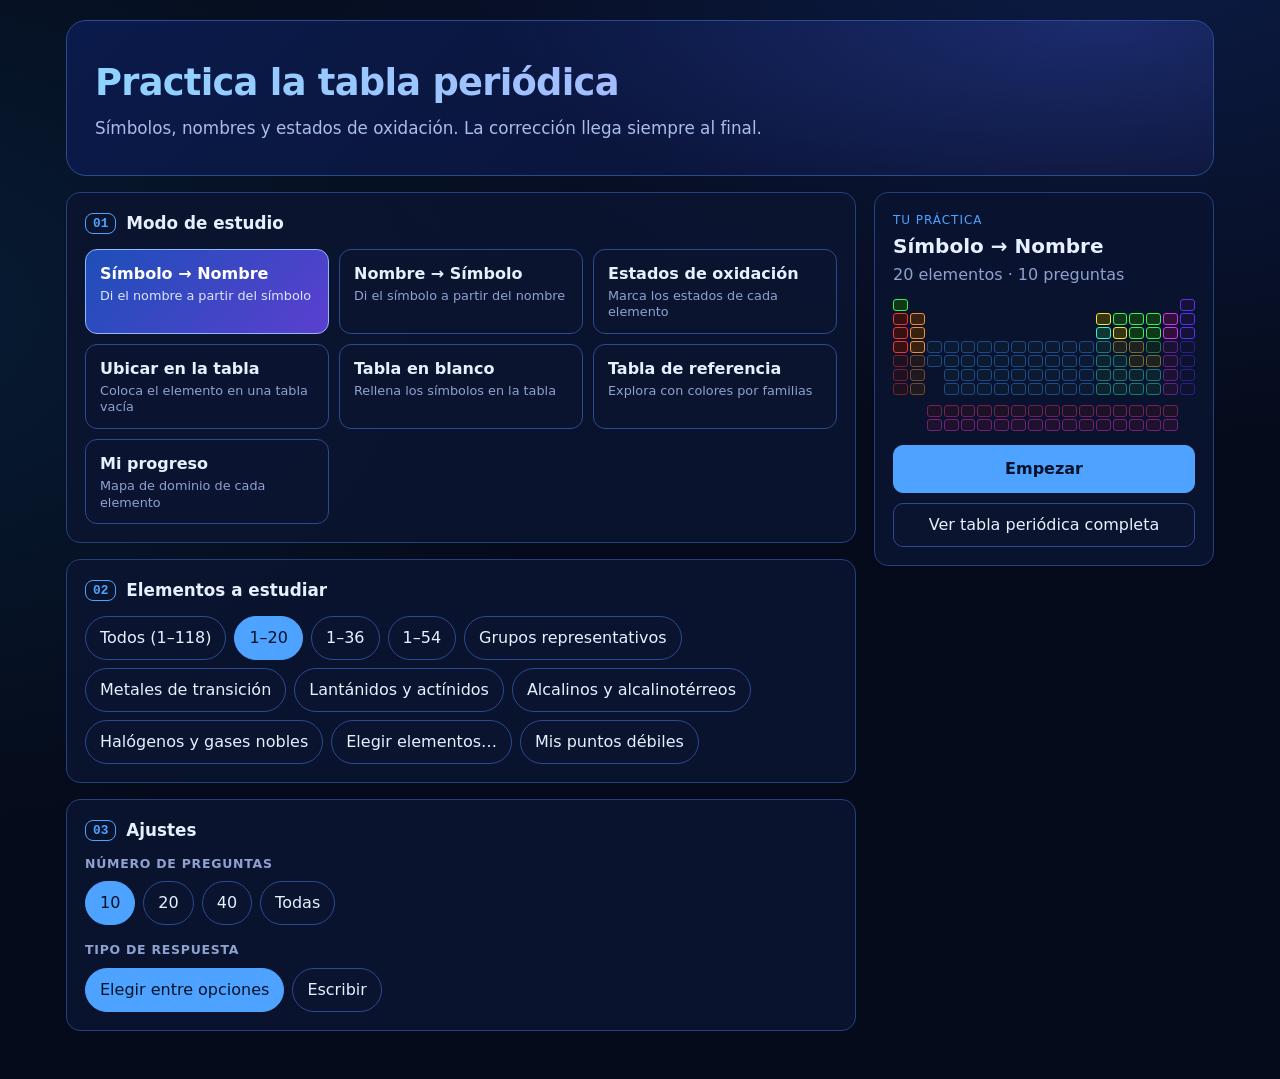
<file: Paginas/Tabla periódica.html>
<!DOCTYPE html><html lang="es"><head><meta charset="utf-8">
<meta name="viewport" content="width=device-width, initial-scale=1, viewport-fit=cover">
<title>Practica la tabla periódica</title>
<style>
:root{--bg:#050b1a;--card:#0a1530e6;--tx:#e8efff;--mu:#8ea2cf;--bd:#2b4a8f;--ac:#4da3ff;--acx:#04122b;--ok:#4ff0a0;--okb:#0c3a2b;--ko:#ff7a7a;--kob:#45151f;color-scheme:dark;box-sizing:border-box;padding-top:env(safe-area-inset-top,0px);padding-bottom:env(safe-area-inset-bottom,0px)}
*{box-sizing:border-box}html{scroll-padding-top:env(safe-area-inset-top,0px)}
body{margin:0;background:radial-gradient(900px 520px at 88% -8%,#17358a66,transparent),radial-gradient(700px 520px at -8% 35%,#0d4a7a44,transparent),var(--bg);background-attachment:fixed;color:var(--tx);font:16px/1.5 system-ui,-apple-system,"Segoe UI",sans-serif}
main{max-width:1180px;margin:0 auto;padding:20px 16px 48px}
h1{font-size:1.5rem;margin:0 0 4px}h2{font-size:1rem;margin:20px 0 8px;color:var(--mu);font-weight:600;text-transform:uppercase;letter-spacing:.04em}
p.s{color:var(--mu);margin:0}
.card{background:var(--card);border:1px solid var(--bd);border-radius:14px;padding:18px;margin-top:16px}
.row{display:flex;flex-wrap:wrap;gap:8px}
button{font:inherit;color:var(--tx);background:var(--card);border:1px solid var(--bd);border-radius:10px;padding:9px 14px;cursor:pointer}
button.on{background:var(--ac);color:var(--acx);border-color:var(--ac)}
button.go{background:var(--ac);color:var(--acx);border-color:var(--ac);font-weight:600;padding:11px 22px}
button:disabled{opacity:.5;cursor:default}
.big{font-size:2.4rem;font-weight:700;color:var(--ac)}
.opts{display:grid;grid-template-columns:repeat(auto-fit,minmax(180px,1fr));gap:10px;margin:16px 0}
.opts button{padding:14px;font-size:1.05rem}
input.t{font:inherit;padding:10px 12px;border:1px solid var(--bd);border-radius:10px;background:var(--bg);color:var(--tx);width:100%;max-width:320px;margin:14px 0}
.bar{height:6px;background:var(--bd);border-radius:6px;overflow:hidden}.bar i{display:block;height:100%;background:var(--ac)}
.res{display:grid;grid-template-columns:1fr 1fr 1fr;gap:6px 12px;padding:8px 10px;border-radius:8px;margin-top:6px;font-size:.95rem}
.res.ok{background:var(--okb)}.res.ko{background:var(--kob)}.res b{font-weight:600}
.score{font-size:2rem;font-weight:700}
.tw{overflow-x:auto;margin-top:12px;padding-bottom:6px}
.pt{display:grid;grid-template-columns:repeat(18,minmax(40px,1fr));grid-template-rows:repeat(7,auto) 12px auto auto;gap:3px;min-width:760px}
.c{border:1px solid var(--bd);border-radius:6px;background:var(--card);min-height:46px;padding:2px 3px;text-align:center;font-size:.95rem;font-weight:600;position:relative;display:flex;flex-direction:column;align-items:center;justify-content:center}
.c small{font-size:.62rem;color:var(--mu);font-weight:400;line-height:1}
.c.dim{opacity:.45}.c.ok{background:var(--okb);border-color:var(--ok)}.c.ko{background:var(--kob);border-color:var(--ko)}
.c input{width:100%;border:0;background:transparent;color:var(--tx);text-align:center;font:inherit;padding:2px 0;outline:0}
.c:focus-within{border-color:var(--ac)}
.det{min-height:56px;margin-top:10px;font-size:1.05rem}
.k-ak{--h:0}.k-ae{--h:28}.k-tm{--h:210}.k-pm{--h:170}.k-md{--h:55}.k-nm{--h:130}.k-ha{--h:290}.k-ng{--h:250}.k-ln{--h:335}.k-ac{--h:310}
[class*="k-"]{background:hsl(var(--h) 55% 14%);border-color:hsl(var(--h) 90% 58%);color:hsl(var(--h) 100% 88%)}
.c[class*="k-"]:hover{box-shadow:0 0 12px hsl(var(--h) 95% 55%/.55)}
.modes{display:grid;grid-template-columns:repeat(auto-fit,minmax(240px,1fr));gap:10px}
.mode{display:flex;flex-direction:column;align-items:flex-start;gap:2px;text-align:left;padding:12px 14px;border-radius:12px}
.mode small{color:var(--mu);font-size:.8rem;line-height:1.3}.mode.on small{color:#dbe6ff}.mode.on{background:linear-gradient(135deg,#1d4fb8,#5b3fd0);border-color:#8fb8ff;color:#fff}
.row button{border-radius:999px}button:hover:not(:disabled){border-color:var(--ac)}.card{box-shadow:0 1px 3px #0000000f}
.kb{display:inline-block;min-width:20px;height:20px;line-height:20px;border-radius:6px;background:var(--bd);color:var(--tx);font-size:.75rem;margin-right:8px}
.lg{display:flex;flex-wrap:wrap;gap:6px;margin-top:12px}.lgi{padding:3px 10px;border-radius:999px;font-size:.78rem;border:1px solid var(--bd)}
.c input{text-transform:capitalize}
.c.sel{background:var(--ac);color:var(--acx);border-color:var(--ac)}.c.sel small{color:inherit}
.c.e{border-color:#3d6fd1;background:#0a1530}.c.e.sel{border-color:var(--ac);background:var(--ac)}
.hd{font-size:.7rem;color:var(--mu);text-align:center;align-self:center}
@media (max-width:700px){.pt{min-width:620px;grid-template-columns:repeat(18,minmax(32px,1fr))}.c{min-height:38px;font-size:.8rem}.c small{font-size:.55rem}}
.top{display:flex;justify-content:space-between;align-items:center;gap:8px}
.hero{border:1px solid #2b4a8f;border-radius:20px;padding:34px 28px;background:radial-gradient(600px 220px at 90% 0,#3b5bdb55,transparent),linear-gradient(135deg,#0a1a4a,#0b1230)}
.hero h1{font-size:2.3rem;margin:0 0 6px;letter-spacing:-.02em;background:linear-gradient(90deg,#8fd3ff,#b9a4ff);-webkit-background-clip:text;background-clip:text;color:transparent}
.hero p.s{color:#a9bde8;font-size:1.05rem}
.layout{display:grid;grid-template-columns:minmax(0,1fr) 340px;gap:18px;align-items:start}
.side{position:sticky;top:calc(12px + env(safe-area-inset-top,0px))}
.step h2{display:flex;align-items:center;gap:10px;margin:0 0 12px;color:var(--tx);font-size:1.05rem;text-transform:none;letter-spacing:0}
.num{font:700 .8rem ui-monospace,monospace;color:var(--ac);border:1px solid var(--ac);border-radius:8px;padding:2px 7px}
.sub{font-size:.78rem;color:var(--mu);text-transform:uppercase;letter-spacing:.06em;margin:16px 0 8px}
.sum{font-size:1.25rem;font-weight:700;margin:2px 0}.lbl{font-size:.75rem;letter-spacing:.08em;text-transform:uppercase;color:var(--ac)}
.wide{width:100%;margin-top:10px}.mini{margin:12px 0 4px}.mini .tw{margin:0;padding:0;overflow:visible}
.mini .pt{min-width:0;gap:2px;grid-template-columns:repeat(18,1fr);grid-template-rows:repeat(7,auto) 6px auto auto}
.mini .c{min-height:12px;padding:0;border-radius:3px}
.lgi[class*="k-"]{border-color:hsl(var(--h) 90% 58%)}.card{border-color:#24407f}.big{text-shadow:0 0 24px #4da3ff66}
.opts button{border-color:#3d6fd1}.c input:focus{box-shadow:none}.c:focus-within{box-shadow:0 0 0 2px #4da3ff66}
@media (max-width:900px){.layout{grid-template-columns:1fr}.side{position:static}}
.m0{background:#0e1630;border-color:#33447a;color:var(--mu)}.m1{background:#4a1520;border-color:#ff6b6b;color:#ffc0c0}.m2{background:#4a2c12;border-color:#ff9f43;color:#ffd9b0}.m3{background:#463f10;border-color:#f1d94a;color:#fff2a8}.m4{background:#0f3d2b;border-color:#4ff0a0;color:#b8ffd9}
</style></head><body><main>
<header class="hero"><h1>Practica la tabla periódica</h1>
<p class="s">Símbolos, nombres y estados de oxidación. La corrección llega siempre al final.</p></header>
<div id="app"></div>
</main>
<script>
const D=`H|Hidrógeno|+1,-1
He|Helio|0
Li|Litio|+1
Be|Berilio|+2
B|Boro|+3
C|Carbono|+4,+2,-4
N|Nitrógeno|-3,+1,+2,+3,+4,+5
O|Oxígeno|-2,-1
F|Flúor|-1
Ne|Neón|0
Na|Sodio|+1
Mg|Magnesio|+2
Al|Aluminio|+3
Si|Silicio|+4,-4
P|Fósforo|-3,+3,+5
S|Azufre|-2,+2,+4,+6
Cl|Cloro|-1,+1,+3,+5,+7
Ar|Argón|0
K|Potasio|+1
Ca|Calcio|+2
Sc|Escandio|+3
Ti|Titanio|+4,+3
V|Vanadio|+5,+4,+3,+2
Cr|Cromo|+3,+6,+2
Mn|Manganeso|+2,+4,+7,+3,+6
Fe|Hierro|+2,+3
Co|Cobalto|+2,+3
Ni|Níquel|+2
Cu|Cobre|+1,+2
Zn|Zinc|+2
Ga|Galio|+3
Ge|Germanio|+4,+2
As|Arsénico|-3,+3,+5
Se|Selenio|-2,+4,+6
Br|Bromo|-1,+1,+3,+5,+7
Kr|Kriptón|0,+2
Rb|Rubidio|+1
Sr|Estroncio|+2
Y|Itrio|+3
Zr|Circonio|+4
Nb|Niobio|+5,+3
Mo|Molibdeno|+6,+4,+3
Tc|Tecnecio|+7,+4
Ru|Rutenio|+3,+4
Rh|Rodio|+3
Pd|Paladio|+2,+4
Ag|Plata|+1
Cd|Cadmio|+2
In|Indio|+3
Sn|Estaño|+2,+4
Sb|Antimonio|-3,+3,+5
Te|Telurio|-2,+4,+6
I|Yodo|-1,+1,+3,+5,+7
Xe|Xenón|0,+2,+4,+6
Cs|Cesio|+1
Ba|Bario|+2
La|Lantano|+3
Ce|Cerio|+3,+4
Pr|Praseodimio|+3
Nd|Neodimio|+3
Pm|Prometio|+3
Sm|Samario|+3,+2
Eu|Europio|+3,+2
Gd|Gadolinio|+3
Tb|Terbio|+3
Dy|Disprosio|+3
Ho|Holmio|+3
Er|Erbio|+3
Tm|Tulio|+3
Yb|Iterbio|+3,+2
Lu|Lutecio|+3
Hf|Hafnio|+4
Ta|Tántalo|+5
W|Wolframio|+6,+4
Re|Renio|+7,+4,+6
Os|Osmio|+4,+8
Ir|Iridio|+3,+4
Pt|Platino|+2,+4
Au|Oro|+1,+3
Hg|Mercurio|+1,+2
Tl|Talio|+1,+3
Pb|Plomo|+2,+4
Bi|Bismuto|+3,+5
Po|Polonio|+2,+4
At|Astato|-1,+1
Rn|Radón|0
Fr|Francio|+1
Ra|Radio|+2
Ac|Actinio|+3
Th|Torio|+4
Pa|Protactinio|+5,+4
U|Uranio|+6,+4,+3,+5
Np|Neptunio|+5,+3,+4,+6
Pu|Plutonio|+4,+3,+5,+6
Am|Americio|+3
Cm|Curio|+3
Bk|Berkelio|+3,+4
Cf|Californio|+3
Es|Einstenio|+3
Fm|Fermio|+3
Md|Mendelevio|+3
No|Nobelio|+2
Lr|Lawrencio|+3
Rf|Rutherfordio|
Db|Dubnio|
Sg|Seaborgio|
Bh|Bohrio|
Hs|Hasio|
Mt|Meitnerio|
Ds|Darmstatio|
Rg|Roentgenio|
Cn|Copernicio|
Nh|Nihonio|
Fl|Flerovio|
Mc|Moscovio|
Lv|Livermorio|
Ts|Teneso|
Og|Oganesón|`;
function pos(z){if(z==1)return[1,1];if(z==2)return[1,18];if(z<=4)return[2,z-2];if(z<=10)return[2,z+8];if(z<=12)return[3,z-10];if(z<=18)return[3,z];if(z<=36)return[4,z-18];if(z<=54)return[5,z-36];if(z<=56)return[6,z-54];if(z<=71)return[9,z-54];if(z<=86)return[6,z-68];if(z<=88)return[7,z-86];if(z<=103)return[10,z-86];return[7,z-100]}
const E=D.split("\n").map((l,i)=>{const[s,n,o]=l.split("|");return{z:i+1,s,n,o:o?o.split(","):[],p:pos(i+1)}});
const CAT={ak:"Alcalino",ae:"Alcalinotérreo",tm:"Metal de transición",pm:"Metal postransicional",md:"Metaloide",nm:"No metal",ha:"Halógeno",ng:"Gas noble",ln:"Lantánido",ac:"Actínido"};
const cat=e=>{const[r,c]=e.p;if(r==9)return"ln";if(r==10)return"ac";if(c==18)return"ng";if(c==17)return"ha";if([5,14,32,33,51,52].includes(e.z))return"md";if([1,6,7,8,15,16,34].includes(e.z))return"nm";if(c==1)return"ak";if(c==2)return"ae";if(c<=12)return"tm";return"pm"};
const kc=e=>"k-"+cat(e);
const legend=()=>`<div class="lg">${Object.entries(CAT).map(([k,v])=>`<span class="lgi k-${k}">${v}</span>`).join("")}</div>`;
const F={all:["Todos (1–118)",e=>1],t20:["1–20",e=>e.z<=20],t36:["1–36",e=>e.z<=36],t54:["1–54",e=>e.z<=54],
rep:["Grupos representativos",e=>e.p[0]<=7&&(e.p[1]<=2||e.p[1]>=13)],
tr:["Metales de transición",e=>e.p[0]<=7&&e.p[1]>=3&&e.p[1]<=12],
f:["Lantánidos y actínidos",e=>e.p[0]>8],
alk:["Alcalinos y alcalinotérreos",e=>e.z>1&&e.p[0]<=7&&e.p[1]<=2],
hal:["Halógenos y gases nobles",e=>e.p[0]<=7&&e.p[1]>=17],custom:["Elegir elementos…",e=>S.sel.has(e.z)],weak:["Mis puntos débiles",e=>P[e.z]&&P[e.z][1]/P[e.z][0]<.7]};
const M=[["sn","Símbolo → Nombre","","Di el nombre a partir del símbolo"],["ns","Nombre → Símbolo","","Di el símbolo a partir del nombre"],["ox","Estados de oxidación","","Marca los estados de cada elemento"],["pos","Ubicar en la tabla","","Coloca el elemento en una tabla vacía"],["blank","Tabla en blanco","","Rellena los símbolos en la tabla"],["ref","Tabla de referencia","","Explora con colores por familias"],["prog","Mi progreso","","Mapa de dominio de cada elemento"]];
const S={sel:new Set(),mode:"sn",f:"t20",n:10,type:"opt",showZ:true,qs:[],i:0,pool:[]};
const app=document.getElementById("app");
const norm=s=>(s||"").normalize("NFD").replace(/[\u0300-\u036f]/g,"").trim().toLowerCase();
const esc=s=>String(s).replace(/[&<>"]/g,c=>({"&":"&amp;","<":"&lt;",">":"&gt;",'"':"&quot;"}[c]));
const sh=a=>{a=[...a];for(let i=a.length-1;i>0;i--){const j=Math.random()*(i+1)|0;[a[i],a[j]]=[a[j],a[i]]}return a};
const btn=(on,fn,t)=>`<button class="${on?"on":""}" onclick="${fn}">${t}</button>`;
const sortOx=a=>[...a].sort((x,y)=>x-y);

let P={};
function saveP(){try{localStorage.setItem("tp1p",JSON.stringify(P))}catch(e){}}
function rec(z,g){const a=P[z]||(P[z]=[0,0]);a[0]++;a[1]+=g?1:0;saveP()}
const rate=z=>P[z]?P[z][1]/P[z][0]:1;
const lvl=z=>{if(!P[z])return 0;const r=rate(z);return r<.5?1:r<.7?2:r<.85?3:4};
function prog(){
 const w=E.filter(F.weak[1]),seen=Object.keys(P).length,L=["Sin practicar","Menos del 50%","50–70%","70–85%","Más del 85%"];S.cc=0;
 app.innerHTML=`<div class="card"><div class="top"><span class="s">Tu dominio de cada elemento</span><button onclick="setup()">Volver</button></div>
 <p class="s" style="margin:8px 0 0">${seen} de 118 elementos practicados · ${w.length} puntos débiles</p>
 ${grid(e=>`<button class="c m${lvl(e.z)}" onclick="pdet(${e.z})"><small>${e.z}</small>${e.s}</button>`,true)}
 <div class="det" id="det">Toca un elemento para ver su historial.</div>
 <div class="lg">${L.map((t,k)=>`<span class="lgi m${k}">${t}</span>`).join("")}</div>
 <div class="row" style="margin-top:14px"><button class="go" ${w.length?"":"disabled"} onclick="weakBtn()">Practicar mis puntos débiles</button><button id="cl" onclick="clearP()">Borrar progreso</button></div></div>`;
}
function pdet(z){const e=E[z-1],a=P[z];document.getElementById("det").innerHTML=a?`<b>${e.n}</b> (${e.s}): ${a[1]} aciertos de ${a[0]} intentos (${Math.round(a[1]/a[0]*100)}%)`:`<b>${e.n}</b> (${e.s}): aún sin practicar`}
function clearP(){if(!S.cc){S.cc=1;document.getElementById("cl").textContent="¿Seguro? Pulsa de nuevo";return}P={};saveP();prog()}
function weakBtn(){S.f="weak";if(!["sn","ns","ox","pos","blank"].includes(S.mode))S.mode="sn";setup()}
function save(){try{localStorage.setItem("tp1",JSON.stringify({m:S.mode,f:S.f,n:S.n,t:S.type,z:S.showZ,s:[...S.sel]}))}catch(e){}}
function load(){try{P=JSON.parse(localStorage.getItem("tp1p")||"{}")||{}}catch(e){}try{const d=JSON.parse(localStorage.getItem("tp1")||"null");if(d&&F[d.f]&&M.some(m=>m[0]==d.m)){S.mode=d.m;S.f=d.f;S.n=d.n;S.type=d.t;S.showZ=d.z;S.sel=new Set(d.s)}}catch(e){}}
document.addEventListener("keydown",ev=>{if(ev.target.tagName=="INPUT"||!document.querySelector("[data-next]"))return;const q=S.qs[S.i];if(!q)return;if(ev.key=="Enter")nxt();else if(q.opts&&/^[1-4]$/.test(ev.key))pick(+ev.key-1)});
function miniHTML(){const on=new Set(E.filter(F[S.f][1]).map(e=>e.z));return `<div class="mini">${grid(e=>`<div class="c ${kc(e)} ${on.has(e.z)?"":"dim"}"></div>`)}</div>`}
function setup(){save();
 const q=S.mode=="sn"||S.mode=="ns",quiz=q||S.mode=="ox"||S.mode=="pos",mm=M.find(m=>m[0]==S.mode),cnt=E.filter(F[S.f][1]).length;
 const step=(n,t,h)=>`<section class="card step"><h2><span class="num">${n}</span>${t}</h2>${h}</section>`;
 let o="";
 if(quiz)o+=`<h3 class="sub" style="margin-top:0">Número de preguntas</h3><div class="row">${[10,20,40,999].map(n=>btn(S.n==n,`S.n=${n};setup()`,n==999?"Todas":n)).join("")}</div>`;
 if(q)o+=`<h3 class="sub">Tipo de respuesta</h3><div class="row">${btn(S.type=="opt","S.type='opt';setup()","Elegir entre opciones")}${btn(S.type=="txt","S.type='txt';setup()","Escribir")}</div>`;
 if(S.mode=="blank")o+=`<label><input type="checkbox" ${S.showZ?"checked":""} onchange="S.showZ=this.checked"> Mostrar número atómico en cada casilla</label><p class="s" style="margin-top:6px">Escribe el símbolo en cada casilla vacía. Las casillas atenuadas ya vienen rellenas.</p>`;
 if(S.mode=="ox")o+=`<p class="s" style="margin-top:12px">Marca todos los estados de oxidación habituales de cada elemento. Los elementos sin datos fiables (Z ≥ 104) se omiten.</p>`;
 if(S.mode=="pos")o+=`<p class="s" style="margin-top:12px">Verás una tabla vacía con números de grupo y período: toca la casilla donde va cada elemento. Los lantánidos y actínidos van en las dos filas inferiores.</p>`;
 app.innerHTML=`<div class="layout"><div class="main">
 ${step("01","Modo de estudio",`<div class="modes">${M.map(m=>`<button class="mode ${S.mode==m[0]?"on":""}" onclick="S.mode='${m[0]}';setup()"><b>${m[1]}</b><small>${m[3]}</small></button>`).join("")}</div>`)}
 ${S.mode=="prog"?"":step("02","Elementos a estudiar",`<div class="row">${Object.entries(F).map(([k,v])=>btn(S.f==k,`S.f='${k}';setup()`,v[0])).join("")}</div>${S.f=="custom"?selUI():""}`)}
 ${o?step("03","Ajustes",o):""}</div>
 <aside class="side"><div class="card"><div class="lbl">Tu práctica</div><div class="sum">${mm[1]}</div><p class="s"><span id="cnt2">${cnt}</span> elementos${quiz?" · "+(S.n==999?"todas las preguntas":S.n+" preguntas"):""}</p><div id="mini">${miniHTML()}</div><button class="go wide" onclick="start()">${S.mode=="prog"?"Ver mi progreso":"Empezar"}</button><button class="wide" onclick="ref(true)">Ver tabla periódica completa</button></div></aside></div>`;
}
function start(){if(S.mode=="prog")return prog();
 S.pool=E.filter(F[S.f][1]);if(!S.pool.length){S.qs=[];return ask()}
 if(S.mode=="blank")return blank();
 if(S.mode=="ref")return ref();
 if(S.mode=="ox")S.pool=S.pool.filter(e=>e.o.length);
 S.qs=sh((S.f=="weak"?sh(S.pool).sort((a,b)=>rate(a.z)-rate(b.z)):S.pool).slice(0,S.n)).map(build);S.i=0;ask();
}
function build(e){
 const o={e,a:S.mode=="ox"?[]:null};
 if(S.mode!="ox"&&S.mode!="pos"&&S.type=="opt"){
  const base=S.pool.length>=4?S.pool:E;
  o.opts=sh([e,...sh(base.filter(x=>x!=e)).slice(0,3)]).map(x=>S.mode=="sn"?x.n:x.s);
 }
 return o;
}
const where=e=>{const[r,c]=e.p;return r==9?`serie de los lantánidos, casilla ${c-2} de 15`:r==10?`serie de los actínidos, casilla ${c-2} de 15`:`período ${r}, grupo ${c}`};
const corr=q=>S.mode=="sn"?q.e.n:S.mode=="ns"?q.e.s:S.mode=="pos"?where(q.e):q.e.o.join(", ");
const ALT={Zinc:["cinc"],Wolframio:["tungsteno"],Yodo:["iodo"],Kriptón:["criptón"],Circonio:["zirconio"],Cesio:["cesio"]};
const nameOk=(a,e)=>norm(a)==norm(e.n)||(ALT[e.n]||[]).some(x=>norm(x)==norm(a));
const ok=q=>S.mode=="pos"?q.a===q.e.z:S.mode=="ox"?sortOx(q.a).join()==sortOx(q.e.o).join():(S.mode=="sn"?nameOk(q.a,q.e):norm(q.a)==norm(q.e.s));
function ask(){
 const q=S.qs[S.i],e=q&&q.e,last=S.i==S.qs.length-1;
 if(!S.qs.length){app.innerHTML=`<div class="card">${S.f=="weak"?"Aún no tienes puntos débiles: practica primero con otros filtros.":"No hay elementos con esos filtros."}<br><br><button onclick="setup()">Volver</button></div>`;return}
 let body="";
 if(S.mode=="sn")body=`¿Cómo se llama el elemento con símbolo? <div class="big">${esc(e.s)}</div>`;
 if(S.mode=="ns")body=`¿Cuál es el símbolo de? <div class="big">${esc(e.n)}</div>`;
 if(S.mode=="pos")body=`Toca en la tabla la casilla donde va <div class="big">${esc(e.n)} (${esc(e.s)})</div>`;
 if(S.mode=="ox")body=`Marca los estados de oxidación habituales de <div class="big">${esc(e.n)} (${esc(e.s)})</div>`;
 let inp="";
 if(S.mode=="ox")inp=`<div class="row" style="margin:16px 0">${["-4","-3","-2","-1","0","+1","+2","+3","+4","+5","+6","+7","+8"].map(v=>btn(q.a.includes(v),`tog('${v}')`,v)).join("")}</div>`;
 else if(S.mode=="pos")inp=`<p class="s" style="margin-top:8px">Los números indican grupo (arriba) y período (izquierda).</p>`+grid(x=>`<button class="c e ${q.a===x.z?"sel":""}" onclick="place(${x.z})">&nbsp;</button>`,true);
 else if(q.opts)inp=`<div class="opts">${q.opts.map((o,k)=>btn(q.a===o,`pick(${k})`,`<span class="kb">${k+1}</span>${esc(o)}`)).join("")}</div>`;
 else inp=`<input class="t" id="tx" autocomplete="off" autocapitalize="off" spellcheck="false" value="${esc(q.a||"")}" oninput="S.qs[S.i].a=this.value" onkeydown="if(event.key=='Enter')nxt()" placeholder="Tu respuesta">`;
 app.innerHTML=`<div class="card"><div class="top"><span class="s">Pregunta ${S.i+1} de ${S.qs.length}</span><button onclick="setup()">Salir</button></div>
 <div class="bar" style="margin:8px 0 18px"><i style="width:${S.i/S.qs.length*100}%"></i></div>${body}${inp}
 <button class="go" data-next onclick="nxt()">${last?"Finalizar y corregir":"Siguiente"}</button></div>`;
 const t=document.getElementById("tx");if(t)t.focus();
}
function place(z){S.qs[S.i].a=z;document.querySelectorAll(".pt .c").forEach((b,k)=>b.classList.toggle("sel",k+1==z))}
function pick(k){S.qs[S.i].a=S.qs[S.i].opts[k];ask()}
function tog(v){const a=S.qs[S.i].a,k=a.indexOf(v);k<0?a.push(v):a.splice(k,1);ask()}
function nxt(){if(S.i<S.qs.length-1){S.i++;ask()}else results()}
function results(){S.qs.forEach(q=>rec(q.e.z,ok(q)));
 const n=S.qs.length,good=S.qs.filter(ok).length,bad=S.qs.filter(q=>!ok(q));
 const lab=q=>S.mode=="sn"?q.e.s:S.mode=="ns"?q.e.n:`${q.e.n} (${q.e.s})`;
 const ans=q=>S.mode=="pos"?(q.a?`${where(E[q.a-1])} (${E[q.a-1].s})`:"—"):S.mode=="ox"?(q.a.length?sortOx(q.a).join(", "):"—"):(q.a||"—");
 app.innerHTML=`<div class="card"><h2 style="margin-top:0">Corrección</h2><div class="score" style="color:${good/n>=.7?"var(--ok)":good/n>=.5?"var(--tx)":"var(--ko)"}">${good} / ${n}</div><p class="s">${Math.round(good/n*100)}% de aciertos · ${good/n>=.9?"¡Excelente!":good/n>=.7?"¡Muy bien!":good/n>=.5?"Vas por buen camino":"Toca repasar un poco más"}</p>
 <div class="row" style="margin:14px 0">${bad.length?`<button class="go" onclick="retry()">Repetir los ${bad.length} fallados</button>`:""}<button onclick="start()">Nueva tanda</button><button onclick="setup()">Cambiar modo</button></div>
 <div class="res" style="font-weight:600;color:var(--mu)"><span>Pregunta</span><span>Tu respuesta</span><span>Correcta</span></div>
 ${S.qs.map(q=>`<div class="res ${ok(q)?"ok":"ko"}"><b>${esc(lab(q))} <small style="font-weight:400;color:${ok(q)?"var(--ok)":"var(--ko)"}">${ok(q)?"acierto":"fallo"}</small></b><span>${esc(ans(q))}</span><span>${esc(corr(q))}</span></div>`).join("")}</div>`;
}
function retry(){S.qs=sh(S.qs.filter(q=>!ok(q)).map(q=>build(q.e)));S.i=0;ask()}

function grid(cell,hdr){
 const h=hdr?1:0;let x="";
 if(h){for(let c=1;c<=18;c++)x+=`<span class="hd" style="grid-row:1;grid-column:${c+1}">${c}</span>`;for(let r=1;r<=7;r++)x+=`<span class="hd" style="grid-row:${r+1};grid-column:1">${r}</span>`}
 const st=h?` style="grid-template-columns:22px repeat(18,minmax(32px,1fr));grid-template-rows:18px repeat(7,auto) 12px auto auto"`:"";
 return `<div class="tw"><div class="pt"${st}>${x}${E.map(e=>cell(e).replace(/^(<\w+)/,`$1 style="grid-row:${e.p[0]+h};grid-column:${e.p[1]+h}"`)).join("")}</div></div>`;
}
function blank(){
 const inP=new Set(S.pool.map(e=>e.z));
 app.innerHTML=`<div class="card"><div class="top"><span class="s">Rellena los símbolos de las casillas vacías (${inP.size})</span><button onclick="setup()">Salir</button></div>
 ${grid(e=>inP.has(e.z)?`<div class="c"><small>${S.showZ?e.z:"&nbsp;"}</small><input data-z="${e.z}" maxlength="3" autocomplete="off" autocapitalize="off" spellcheck="false"></div>`:`<div class="c dim ${kc(e)}"><small>${e.z}</small>${e.s}</div>`,true)}
 <div class="row" style="margin-top:14px"><button class="go" id="chk" onclick="checkBlank()">Corregir</button></div><div id="sc"></div></div>`;
 const ins=[...document.querySelectorAll("input[data-z]")];ins.forEach((i,k)=>i.onkeydown=ev=>{if(ev.key=="Enter"){ev.preventDefault();(ins[k+1]||i).focus()}});if(ins[0])ins[0].focus();
}
function checkBlank(){
 let g=0,t=0;
 document.querySelectorAll("input[data-z]").forEach(i=>{
  const e=E[i.dataset.z-1],good=norm(i.value)==norm(e.s);t++;g+=good;rec(e.z,good);
  i.parentNode.classList.add(good?"ok":"ko");i.value=e.s;i.disabled=true;
 });
 document.getElementById("chk").disabled=true;
 document.getElementById("sc").innerHTML=`<div class="score" style="margin-top:14px">${g} / ${t}</div><p class="s">Verde: acertadas. Rojo: fallos o vacías (se muestra el símbolo correcto).</p><div class="row"><button onclick="blank()">Repetir</button><button onclick="setup()">Cambiar modo</button></div>`;
}
function ref(full){if(full)S.pool=E;
 const inP=new Set(S.pool.map(e=>e.z));
 app.innerHTML=`<div class="card"><div class="top"><span class="s">Toca un elemento para ver su nombre y estados de oxidación</span><button onclick="setup()">Volver</button></div>
 ${grid(e=>`<button class="c ${kc(e)} ${inP.has(e.z)?"":"dim"}" onclick="det(${e.z})"><small>${e.z}</small>${e.s}</button>`,true)}
 <div class="det" id="det">Toca un elemento para ver sus datos.</div>${legend()}</div>`;
}
function selUI(){return `<div style="margin-top:12px"><p class="s">Toca los elementos que quieres estudiar (<b id="cnt">${S.sel.size}</b> seleccionados).</p><div class="row" style="margin-top:8px"><button onclick="selAll(1)">Todos</button><button onclick="selAll(0)">Ninguno</button>${Object.entries(F).filter(([k])=>!["all","custom"].includes(k)).map(([k,v])=>`<button onclick="addP('${k}')">+ ${v[0]}</button>`).join("")}</div>${grid(e=>`<button class="c ${kc(e)} ${S.sel.has(e.z)?"sel":""}" data-z="${e.z}" onclick="tsel(${e.z})"><small>${e.z}</small>${e.s}</button>`,true)}</div>`}
function selRef(){document.querySelectorAll(".c[data-z]").forEach(b=>b.classList.toggle("sel",S.sel.has(+b.dataset.z)));document.getElementById("cnt").textContent=S.sel.size;document.getElementById("mini").innerHTML=miniHTML();document.getElementById("cnt2").textContent=S.sel.size}
function tsel(z){S.sel.has(z)?S.sel.delete(z):S.sel.add(z);selRef()}
function selAll(v){S.sel=new Set(v?E.map(e=>e.z):[]);selRef()}
function addP(k){E.filter(F[k][1]).forEach(e=>S.sel.add(e.z));selRef()}
function det(z){const e=E[z-1];document.getElementById("det").innerHTML=`<b>${e.n}</b> (${e.s}) · Z = ${e.z} · ${where(e)} · ${CAT[cat(e)]}<br>Estados de oxidación: ${e.o.length?e.o.join(", "):"sin datos fiables"}`}
load();setup();
</script></body></html>
</file>
<file: style.css>
:root {
    --bg: #050b1c;
    --blue: #3b82f6;
    --light: #60a5fa;
    --cyan: #22d3ee;
    --violet: #818cf8;
    --pink: #ff6b9a;
    --text: #eaf1ff;
    --muted: #a9bddf;
    --border: #27427e;
    --grid: rgba(59, 130, 246, 0.055);
}

* {
    box-sizing: border-box;
}

html {
    scroll-behavior: smooth;
    scroll-padding-top: 105px;
}

body {
    margin: 0;
    min-height: 100vh;
    color: var(--text);
    font-family: Sora, system-ui, sans-serif;
    background: radial-gradient(ellipse 550px 450px at 88% 4%,
            #2563eb38,
            transparent 70%),
        linear-gradient(var(--grid) 1px, transparent 1px),
        linear-gradient(90deg, var(--grid) 1px, transparent 1px), var(--bg);
    background-size: auto, 48px 48px, 48px 48px, auto;
    overflow-x: hidden;
    padding-bottom: env(safe-area-inset-bottom);
}

a {
    color: inherit;
    text-decoration: none;
}

.topbar {
    position: fixed;
    z-index: 10;
    top: 0;
    left: 0;
    right: 0;
    padding: 10px max(18px, env(safe-area-inset-left));
    background: #050b1ccc;
    backdrop-filter: blur(18px);
    border-bottom: 1px solid #27427e88;
}

.navrow {
    max-width: 1400px;
    margin: auto;
    display: flex;
    align-items: center;
    gap: 14px;
    min-height: 52px;
}

.brand {
    display: flex;
    align-items: center;
    gap: 9px;
    font-weight: 800;
    font-size: 19px;
    white-space: nowrap;
}

.brand svg {
    width: 31px;
    color: var(--cyan);
}

.navlinks {
    display: flex;
    gap: 6px;
    align-items: center;
    overflow-x: auto;
    scrollbar-width: none;
    flex: 1;
}

.navlinks::-webkit-scrollbar {
    display: none;
}

.navlinks a {
    white-space: nowrap;
    color: var(--muted);
    font-size: 10px;
    padding: 10px 13px;
    border-radius: 999px;
    background: #091b3a99;
}

.navlinks a:hover,
.navlinks a.active {
    color: white;
    background: linear-gradient(110deg, #2563eb, #3b82f6);
    box-shadow: 0 0 22px #3b82f638;
}

.search {
    width: 190px;
    flex-shrink: 0;
}

.search input {
    width: 100%;
    border: 1px solid #3159a0;
    background: #071936;
    border-radius: 999px;
    padding: 10px 13px;
    color: var(--text);
    font-size: 11px;
    outline: none;
}

.search input:focus {
    border-color: var(--cyan);
}

.progressline {
    position: absolute;
    left: 0;
    right: 0;
    bottom: -1px;
    height: 3px;
    background: #16264a;
}

.progressfill {
    height: 100%;
    width: 0;
    background: linear-gradient(90deg,
            var(--cyan),
            var(--blue),
            var(--violet));
}

.progresslabel {
    max-width: 1400px;
    margin: 6px auto 0;
    text-align: right;
    font-size: 10px;
    color: var(--light);
}

main {
    max-width: 1400px;
    margin: auto;
    padding: 125px 28px 30px;
}

.hero {
    display: grid;
    grid-template-columns: 1.1fr 0.9fr;
    align-items: center;
    gap: 20px;
    padding: 28px 24px 48px;
}

.eyebrow {
    font-size: 10px;
    letter-spacing: 2px;
    text-transform: uppercase;
    color: var(--cyan);
}

h1 {
    font-size: clamp(40px, 5.4vw, 70px);
    line-height: 1.03;
    letter-spacing: -3px;
    margin: 15px 0;
}

.gradient {
    background: linear-gradient(100deg,
            #38bdf8,
            #60a5fa 38%,
            #818cf8 72%,
            #ff6b9a);
    -webkit-background-clip: text;
    background-clip: text;
    color: transparent;
}

.hero p {
    max-width: 580px;
    color: var(--muted);
    line-height: 1.8;
    font-size: 13px;
}

.stats {
    display: flex;
    flex-wrap: wrap;
    gap: 10px;
    margin-top: 22px;
}

.stat {
    min-width: 100px;
    padding: 12px 16px;
    text-align: center;
    border: 1px solid var(--border);
    border-radius: 16px;
    background: linear-gradient(145deg, #0b2450bb, #07152dcc);
}

.stat strong {
    display: block;
    color: var(--cyan);
    font-size: 22px;
}

.stat span {
    display: block;
    color: var(--muted);
    font-size: 10px;
    margin-top: 4px;
}

.heroart {
    width: 100%;
    max-width: 440px;
    justify-self: center;
    animation: float 6s ease-in-out infinite;
    filter: drop-shadow(0 0 24px #2563eb38);
}

.orbit {
    transform-origin: 220px 160px;
    animation: spin 28s linear infinite;
}

@keyframes float {
    50% {
        transform: translateY(-8px);
    }
}

@keyframes spin {
    to {
        transform: rotate(360deg);
    }
}

.section {
    margin: 10px 0 40px;
    scroll-margin-top: 110px;
}

.sectionhead {
    display: flex;
    align-items: flex-end;
    justify-content: space-between;
    gap: 16px;
    margin-bottom: 14px;
}

.headleft {
    display: flex;
    gap: 16px;
    align-items: center;
}

.number {
    font-size: 62px;
    line-height: 0.9;
    letter-spacing: -3px;
    color: transparent;
    -webkit-text-stroke: 1px #168bff;
}

.section h2 {
    font-size: 24px;
    letter-spacing: -1px;
    margin: 0 0 5px;
}

.desc {
    font-size: 11px;
    line-height: 1.7;
    color: var(--muted);
    max-width: 650px;
}

.chips {
    display: flex;
    flex-wrap: wrap;
    gap: 7px;
    justify-content: flex-end;
}

.chip {
    font-size: 10px;
    padding: 7px 11px;
    border-radius: 999px;
    border: 1px solid #60a5fa;
    color: #a8d3ff;
    background: #3b82f61c;
    white-space: nowrap;
}

.chip.cyan {
    color: #67e8f9;
    border-color: #22d3ee;
    background: #22d3ee18;
}

.chip.violet {
    color: #c4b5fd;
    border-color: #818cf8;
    background: #818cf81c;
}

.chip.pink {
    color: #ff9abb;
    border-color: #ff6b9a;
    background: #ff6b9a19;
}

.card {
    display: grid;
    grid-template-columns: 90px minmax(0, 1fr);
    gap: 16px;
    align-items: center;
    padding: 20px;
    border: 1px solid #1e58a2;
    border-radius: 20px;
    background: linear-gradient(125deg, #051832f2, #040e21ed);
    box-shadow: 0 18px 50px #0005;
    transition: transform 0.25s, border-color 0.25s, box-shadow 0.25s;
}

.card:hover {
    transform: translateY(-3px);
    border-color: var(--blue);
    box-shadow: 0 20px 55px #0b55b42b;
}

.subjecticon {
    width: 72px;
    height: 78px;
    color: var(--cyan);
    justify-self: center;
}

.topics {
    display: grid;
    grid-template-columns: repeat(2, minmax(0, 1fr));
    column-gap: 28px;
}

.topic {
    display: flex;
    align-items: center;
    gap: 10px;
    min-width: 0;
    padding: 11px 2px;
    border-bottom: 1px solid #27427e88;
    font-size: 11px;
    transition: color 0.2s;
}

.topic:last-child {
    border-bottom: 0;
}

.topicno {
    color: var(--cyan);
    font-weight: 700;
}

.topicname {
    flex: 1;
    min-width: 0;
    overflow: hidden;
    text-overflow: ellipsis;
    white-space: nowrap;
}

.topic:hover .topicname {
    color: var(--cyan);
}

.arrow {
    color: var(--light);
    font-size: 14px;
}

.empty {
    color: var(--muted);
    font-size: 11px;
}

.wide .card {
    grid-template-columns: 90px minmax(0, 1fr);
}

.wide .topics {
    grid-template-columns: repeat(2, minmax(0, 1fr));
}

.columns {
    display: grid;
    grid-template-columns: repeat(2, minmax(0, 1fr));
    gap: 26px;
}

.columns .sectionhead {
    display: block;
}

.columns .headleft {
    margin-bottom: 10px;
    gap: 12px;
}

.columns .number {
    font-size: 54px;
}

.columns .section h2 {
    font-size: 22px;
}

.columns .chips {
    justify-content: flex-start;
    margin-bottom: 12px;
}

.columns .card {
    grid-template-columns: 60px minmax(0, 1fr);
    padding: 16px;
    gap: 12px;
}

.columns .subjecticon {
    width: 58px;
    height: 64px;
}

.columns .topics {
    column-gap: 12px;
}

.columns .topic {
    font-size: 10px;
    gap: 7px;
}

.footer {
    text-align: center;
    padding: 28px 0 12px;
    color: #6f9bd9;
    font-size: 9px;
    letter-spacing: 2.5px;
}

.footer:before {
    content: "";
    display: block;
    width: 80px;
    height: 1px;
    background: #1e58a2;
    margin: 0 auto 20px;
}

.reveal {
    opacity: 0;
    transform: translateY(15px);
    transition: opacity 0.6s, transform 0.6s;
}

.reveal.visible {
    opacity: 1;
    transform: none;
}

.hidden {
    display: none !important;
}

@media (max-width: 950px) {
    .navrow {
        gap: 9px;
    }

    .brand {
        font-size: 16px;
    }

    .search {
        width: 150px;
    }

    .hero {
        grid-template-columns: 1fr 0.7fr;
    }

    .columns {
        gap: 18px;
    }

    .columns .card {
        grid-template-columns: 1fr;
    }

    .columns .subjecticon {
        display: none;
    }

    .columns .topics {
        grid-template-columns: 1fr;
    }
}

@media (max-width: 700px) {
    .topbar {
        padding: 8px max(10px, env(safe-area-inset-left));
    }

    .navrow {
        flex-wrap: wrap;
        gap: 8px;
    }

    .brand svg {
        width: 26px;
    }

    .navlinks {
        order: 3;
        flex-basis: 100%;
        max-width: 100%;
    }

    .navlinks a {
        padding: 8px 11px;
    }

    .search {
        margin-left: auto;
        width: min(48%, 220px);
    }

    main {
        padding: 145px 14px 24px;
    }

    .hero {
        grid-template-columns: 1fr;
        padding: 15px 4px 30px;
    }

    .hero h1 {
        font-size: clamp(39px, 10vw, 58px);
        letter-spacing: -2.5px;
    }

    .hero p {
        font-size: 12px;
    }

    .heroart {
        width: 76%;
        max-height: 220px;
        margin-top: 12px;
    }

    .stat {
        min-width: calc(50% - 5px);
        flex: 1;
    }

    .sectionhead {
        display: block;
    }

    .headleft {
        gap: 12px;
        margin-bottom: 12px;
    }

    .number {
        font-size: 52px;
    }

    .section h2 {
        font-size: 22px;
    }

    .chips {
        justify-content: flex-start;
    }

    .card,
    .wide .card {
        grid-template-columns: 1fr;
        padding: 15px;
    }

    .subjecticon {
        display: none;
    }

    .topics,
    .wide .topics {
        grid-template-columns: 1fr;
        column-gap: 0;
    }

    .topic {
        padding: 11px 0;
    }

    .columns {
        grid-template-columns: 1fr;
        gap: 0;
    }

    .columns .sectionhead {
        display: block;
    }

    .columns .card {
        grid-template-columns: 1fr;
    }

    .columns .topics {
        grid-template-columns: 1fr;
    }

    .columns .subjecticon {
        display: none;
    }

    .footer {
        letter-spacing: 1.5px;
    }
}

@media (prefers-reduced-motion: reduce) {

    *,
    *::before,
    *::after {
        animation-duration: 0.01ms !important;
        animation-iteration-count: 1 !important;
        scroll-behavior: auto !important;
        transition-duration: 0.01ms !important;
    }

    .reveal {
        opacity: 1;
        transform: none;
    }
}
</file>
